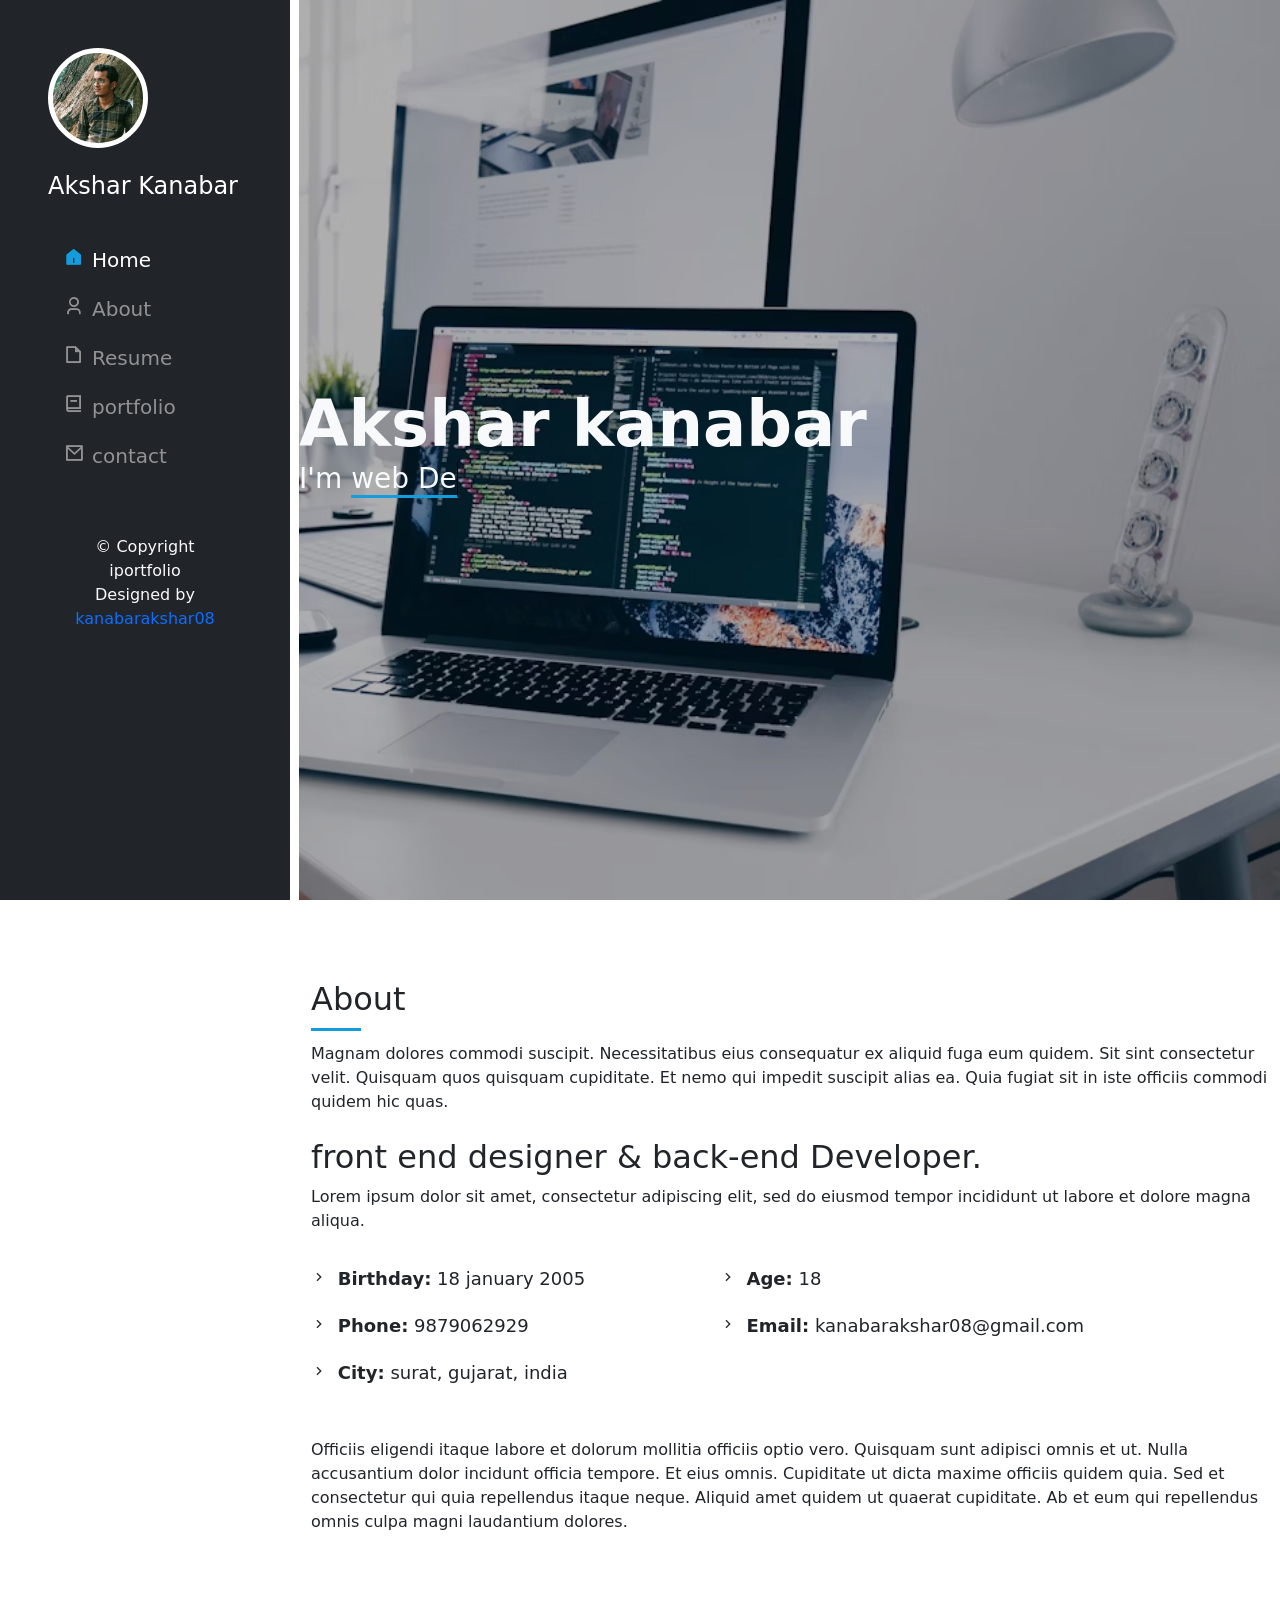
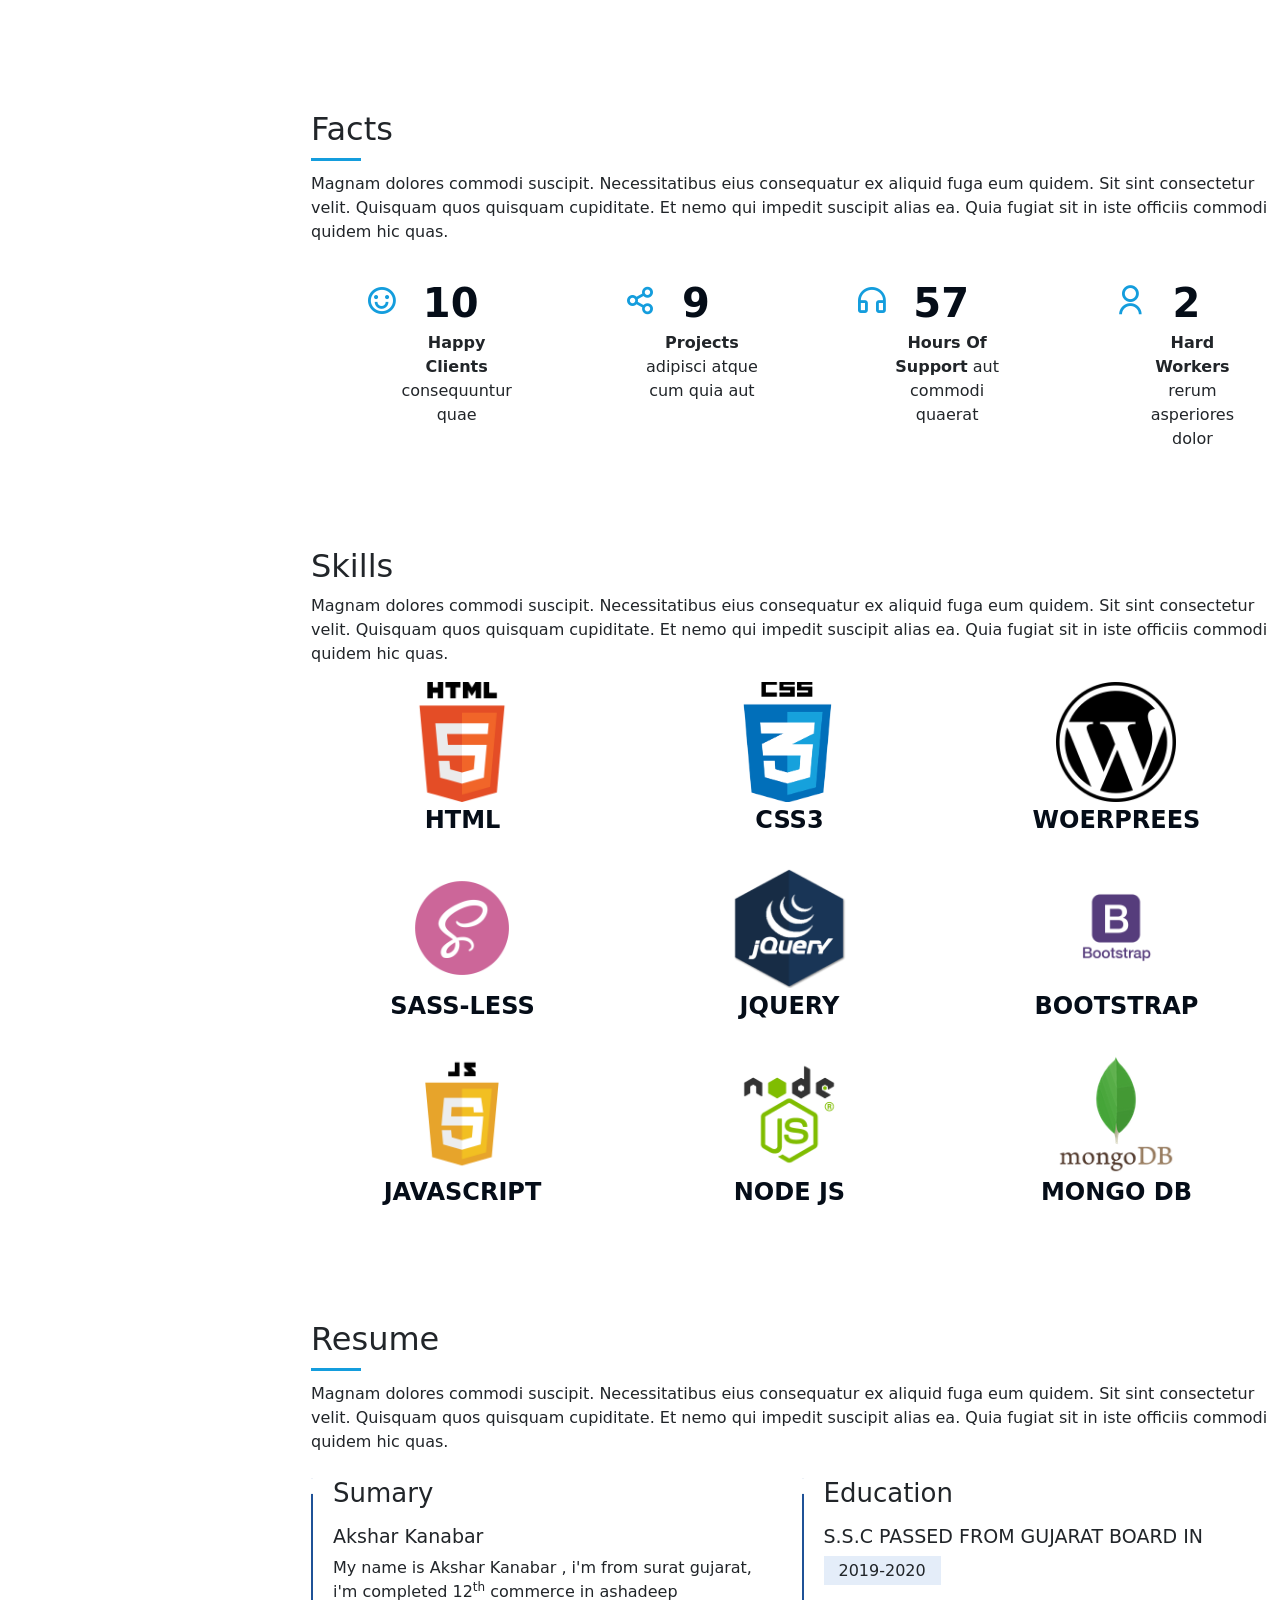
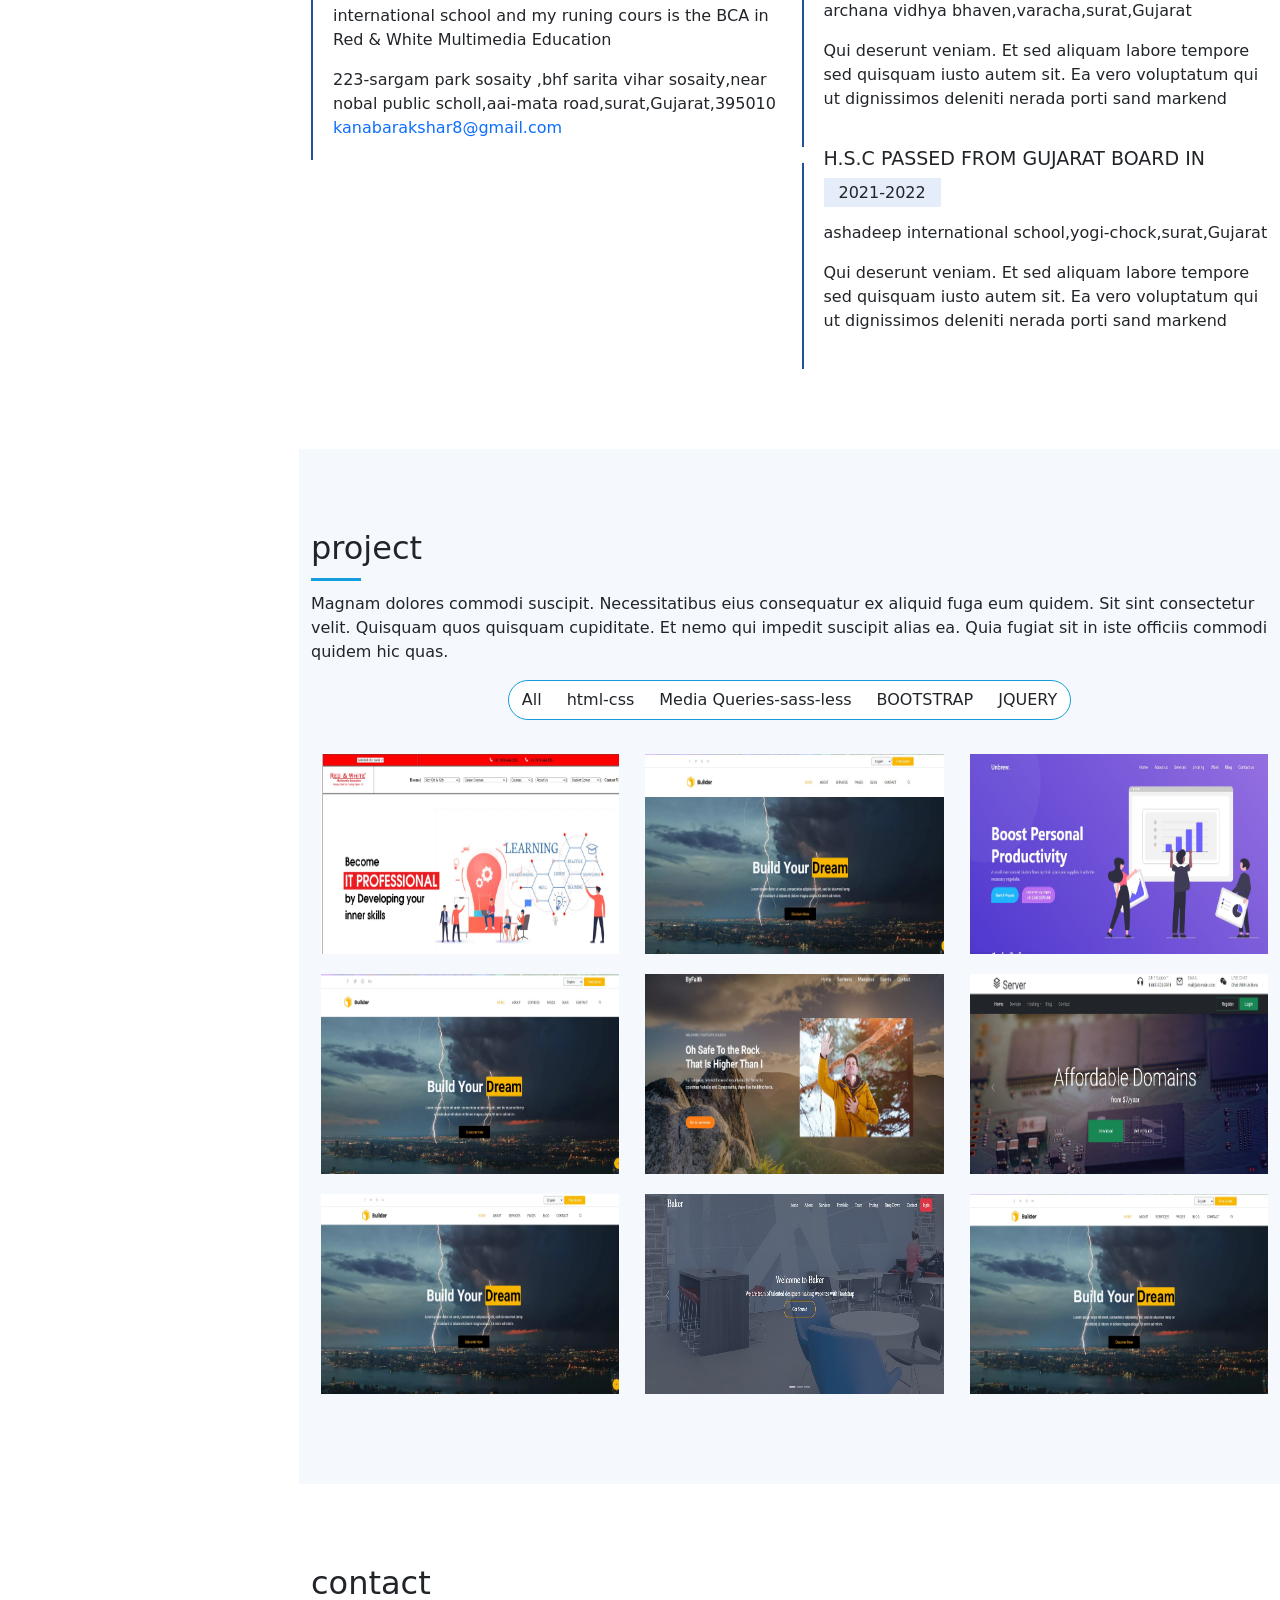
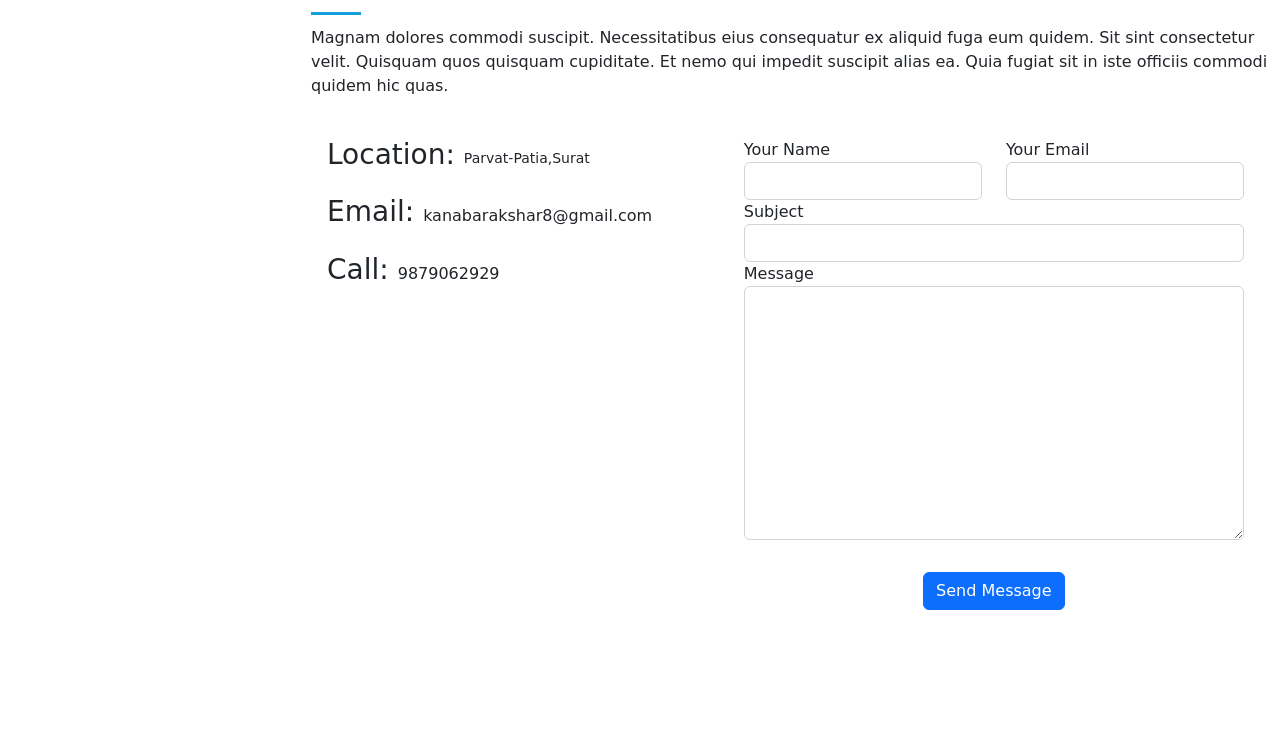
<file: index.html>
<!DOCTYPE html>
<!DOCTYPE html>
<html lang="en">
<head>
    <meta charset="UTF-8">
    <meta name="viewport" content="width=device-width, initial-scale=1.0">
    <title>portfolio</title>
    <link rel="stylesheet" href="css/jquery.fancybox.min.css">
    <link rel="stylesheet" href="css/all.min.css">
    <link rel="stylesheet" href="css/bootstrap.min.css" type="text/css"/>
    <link rel="stylesheet" href="remix/remixicon.css" type="text/css"/>
    <link rel="stylesheet" href="fontes/stylesheet.css" type="text/css"/>
    <link rel="stylesheet" href="css/style.css" type="text/css"/>
</head>
<body>
    <header class="bg-dark sidebar p-5">
        <div>
            <div class="sidebar-img">
            
            </div>
        </div>
        <div class="sidebar-title">
            <h2 class="mt-3"><a href="javascrip:void(0)" class="text-decoration-none text-white fs-4">Akshar Kanabar</a></h2>
        </div>
        <nav class="mt-4 align-items-star d-flex flex-column mb-5">
            <ul>
                <li class="mt-3"><a href="#banner" class="text-decoration-none active text-white p-3"><i class="ri-home-5-fill w3-margin-right fs-5 pe-2" style="color: #149ddd;"></i>Home</a></li>
                <li class="mt-3"><a href="#about" class="text-decoration-none text-white-50 p-3"><i class="ri-user-3-line w3-margin-right fs-5 pe-2"></i>About</a></li>
                <li class="mt-3"><a href="#resume" class="text-decoration-none text-white-50 p-3"><i class="ri-file-3-line w3-margin-right fs-5 pe-2"></i>Resume</a></li>
                <li class="mt-3"><a href="#portfolio" class="text-decoration-none text-white-50 p-3"><i class="ri-book-2-line w3-margin-right fs-5 pe-2"></i>portfolio</a></li>
                <li class="mt-3"><a href="#contact" class="text-decoration-none text-white-50 p-3"><i class="ri-mail-line w3-margin-right fs-5 pe-2"></i>contact</a></li>
            </ul>
            <p class="text-center px-4 pt-5 text-light">© Copyright iportfolio
                Designed by <a href="#" class="text-decoration-none">kanabarakshar08</a></p>
        </nav>
       
    </header>
    <main>
    <!-- banner-start -->
    <section id="banner">
        <div class="banner-img">
            <h1 class="text-light">Akshar kanabar</h1>
            <h3 class="text-light">I'm <span id="changingText"></span></h3>
        </div>
    </section>
    <!-- banner-end -->
    <!-- about -start-->
    <section id="about" class="space">
        <div class="container-fluid">
            <div class="about-title">
                <h2>About</h2>
                <p class="mt-4">Magnam dolores commodi suscipit. Necessitatibus eius consequatur ex aliquid fuga eum quidem. Sit sint consectetur velit. Quisquam quos quisquam cupiditate. Et nemo qui impedit suscipit alias ea. Quia fugiat sit in iste officiis commodi quidem hic quas.</p>
            </div>
         
             
                    <div class="about-items mt-4">
                        <h2>front end designer & back-end Developer.</h2>
                        <p>Lorem ipsum dolor sit amet, consectetur adipiscing elit, sed do eiusmod tempor incididunt
                            ut labore et dolore magna aliqua.</p>
                        <div class="row">
                            <div class="col-sm-5">
                                <div class="about-item-contain">
                                    <ul class=" py-3 list-style-none list-unstyled">
                                        <li><i class="ri-arrow-right-s-line"></i>
                                            <strong>Birthday:</strong>
                                            <span>18 january 2005</span>
                                        </li>
                                        <li><i class="ri-arrow-right-s-line"></i>
                                            <strong>Phone:</strong>
                                            <span>9879062929</span>
                                        </li>
                                        <li><i class="ri-arrow-right-s-line"></i>
                                            <strong>City:</strong>
                                            <span>surat, gujarat, india</span>
                                        </li>
                                    </ul>
                                </div>
                            </div>
                            <div class="col-sm-7">
                               <div class="about-item-contain">
                                <ul class=" py-3 list-unstyled">
                                    <li><i class="ri-arrow-right-s-line"></i>
                                        <strong>Age:</strong>
                                        <span>18</span>
                                    </li>
                                    <li><i class="ri-arrow-right-s-line"></i>
                                        <strong>Email:</strong>
                                        <span>kanabarakshar08@gmail.com</span>
                                    </li>
                                </ul>
                               </div>
                            </div>
                        </div>
                        <p>Officiis eligendi itaque labore et dolorum mollitia officiis optio vero. Quisquam sunt
                            adipisci omnis et ut. Nulla accusantium dolor incidunt officia tempore. Et eius omnis.
                            Cupiditate ut dicta maxime officiis quidem quia. Sed et consectetur qui quia repellendus
                            itaque neque. Aliquid amet quidem ut quaerat cupiditate. Ab et eum qui repellendus omnis
                            culpa magni laudantium dolores.</p>
                    </div>
             
          
        </div>
    </section>
    <!-- about-end  -->
    <!-- facts-start  -->
    <section id="banner" class="facts space">
        <div class="container">

            <div class="facts-title">
                <h2>Facts</h2>
                <p class="mt-4">Magnam dolores commodi suscipit. Necessitatibus eius consequatur ex aliquid fuga eum quidem. Sit
                    sint consectetur velit. Quisquam quos quisquam cupiditate. Et nemo qui impedit suscipit alias
                    ea. Quia fugiat sit in iste officiis commodi quidem hic quas.</p>
            </div>

            <div class="row no-gutters">

                <div class="col-lg-3 col-sm-6">
                    <div class="count-box m-3 text-center">
                        <i class="ri-emotion-happy-line"></i>
                        <h1><span class="count"> 10 </span></h1>
                        <p><strong>Happy Clients</strong> consequuntur quae</p>
                    </div>
                </div>

                <div class="col-lg-3 col-sm-6">
                    <div class="count-box m-3 text-center">
                        <i class="ri-share-line"></i>
                        <h1><span class="count"> 9 </span></h1>
                        <p><strong>Projects</strong> adipisci atque cum quia aut</p>
                    </div>
                </div>

                <div class="col-lg-3 col-sm-6">
                    <div class="count-box m-3 text-center">
                        <i class="ri-headphone-line"></i>
                        <h1><span class="count"> 900 </span></h1>
                        <p><strong>Hours Of Support</strong> aut commodi quaerat</p>
                    </div>
                </div>

                <div class="col-lg-3 col-sm-6">
                    <div class="count-box m-3 text-center">
                        <i class="ri-user-line"></i>    
                        <h1><span class="count"> 2 </span></h1>
                        <p><strong>Hard Workers</strong> rerum asperiores dolor</p>
                    </div>
                </div>

            </div>

        </div>
    </section>
    <!-- facts-end  -->
    <!-- skill-start -->
     <section id="skills" class="section-gap section-bg">
        <div class="container">

            <div class="heading">
                <h2>Skills</h2>
                <p>Magnam dolores commodi suscipit. Necessitatibus eius consequatur ex aliquid fuga eum quidem. Sit
                    sint consectetur velit. Quisquam quos quisquam cupiditate. Et nemo qui impedit suscipit alias
                    ea. Quia fugiat sit in iste officiis commodi quidem hic quas.</p>
            </div>

            <div class="row">

                <div class="col-md-4 col-sm-6">

                    <div class="skills-contain ">
                        <img src="./images/html.png" alt="">
                        <span class="skill mx-2">HTML</span>
                    </div>

                    <div class="skills-contain ">
                        <img src="./images/sass.png" alt="">
                        <span class="skill mx-2">SASS-LESS</span>
                    </div>
                    <div class="skills-contain ">
                        <img src="./images/js.png" alt="">
                        <span class="skill mx-2">JavaScript 
                        </span>
                    </div>
                </div>
                    
                   
                    
               
                
                <div class="col-md-4 col-sm-6">
                    
                    <div class="skills-contain ">
                        <img src="./images/css.png" alt="">
                        <span class="skill mx-2">css3</span>
                    </div>
                    
                    <div class="skills-contain ">
                        <img src="./images/jquery.png" alt="">
                        <span class="skill mx-2">JQUERY</span>
                    </div>
                    <div class="skills-contain ">
                        <img src="./images/node.png" alt="">
                        <span class="skill mx-2">Node JS</span>
                    </div>

                </div>

                <div class="col-md-4 col-sm-6">

                    <div class="skills-contain ">
                        <img src="./images/wordpress.png" alt="">
                        <span class="skill mx-2">WOERPrees</span>
                    </div>

                    <div class="skills-contain ">
                        <img src="./images/bootstrap.png" alt="">
                        <span class="skill mx-2">BOOTSTRAP</span>
                    </div>
                    <div class="skills-contain ">
                        <img src="./images/mongodb.png" alt="">
                        <span class="skill mx-2">Mongo DB</span>
                    </div>
                </div>

            </div>

        </div>
    </section>
    <!-- skill-end -->
    <!-- Resume-start -->
    <section class="Resume space" id="resume">
    <div class="container">
        <div class="resume-title">
            <h2>Resume</h2>
            <p class="mt-4">Magnam dolores commodi suscipit. Necessitatibus eius consequatur ex aliquid fuga eum quidem. Sit sint consectetur velit. Quisquam quos quisquam cupiditate. Et nemo qui impedit suscipit alias ea. Quia fugiat sit in iste officiis commodi quidem hic quas.</p>
        </div>
        <div class="row">
            <div class="col-lg-6">
                <div class="resume-contain">
                    <div class="resume-item-title mt-2">
                        <h3>Sumary</h3>
                    </div>
                    <div class="resume-item mt-3">
                        <h4>Akshar Kanabar</h4>
                        <p class="mt-1">My name is Akshar Kanabar , i'm from surat gujarat, i'm completed 12<sup>th</sup> commerce in ashadeep international school and my runing cours is the BCA in Red & White Multimedia Education</p>
                        <span>223-sargam park sosaity ,bhf sarita vihar sosaity,near nobal public scholl,aai-mata road,surat,Gujarat,395010</span>
                        <a href="javascript:void(0)" class="text-decoration-none">kanabarakshar8@gmail.com</a>
                    </div>
                </div>
            </div>
            <div class="col-lg-6">
                <div class="resume-contain">
                    <div class="resume-item-title mt-2">
                        <h3>Education</h3>
                    </div>
                    <div class="resume-item mt-3">
                        <h4>S.S.C PASSED FROM GUJARAT BOARD IN</h4>
                        <h5>2019-2020</h5>
                        <p class="mt-1">archana vidhya bhaven,varacha,surat,Gujarat</p>
                        <p>Qui deserunt veniam. Et sed aliquam labore tempore sed quisquam iusto autem sit. Ea vero voluptatum qui ut dignissimos deleniti nerada porti sand markend</p>
                    </div>  
                </div>
                <div class="resume-contain">
                    <div class="resume-item ">
                        <h4>H.S.C PASSED FROM GUJARAT BOARD IN</h4>
                        <h5>2021-2022</h5>
                        <p class="mt-1">ashadeep international school,yogi-chock,surat,Gujarat</p>
                        <p>Qui deserunt veniam. Et sed aliquam labore tempore sed quisquam iusto autem sit. Ea vero voluptatum qui ut dignissimos deleniti nerada porti sand markend</p>
                    </div>  
                </div>
            </div>
        </div>
    </div>
    </section>
    <!-- Resume-end -->
    <!-- portfolio-start -->
    <section class="portfolio space" id="portfolio">
        <div class="container">
            <div class="portfolio-title">
                <h2>project</h2>
                <p class="mt-4">Magnam dolores commodi suscipit. Necessitatibus eius consequatur ex aliquid fuga eum quidem. Sit sint consectetur velit. Quisquam quos quisquam cupiditate. Et nemo qui impedit suscipit alias ea. Quia fugiat sit in iste officiis commodi quidem hic quas.</p>
            </div>
            <div class="d-flex justify-content-center">
                <div class="btn-group mb-4">
                    <button class="btn list all">All</button>
                    <button class="btn list html-css">html-css</button>
                    <button class="btn list media-Queries-sass-less">Media Queries-sass-less</button>
                    <button class="btn list BOOTSTRAP">BOOTSTRAP</button>
                    <button class="btn list JQUERY">JQUERY</button>
                </div>
            </div>
         

            <div class="portfolio-container">
               
                    <div class="port position-relative overflow-hidden">
                        <div class="portfolio-item html portfolio-1">
                            <img src="images/wirfram.jpg" alt="portfolio" title="portfolio" class="img-fluid" style="height: 200px;">
                            <div class="portfolio-contain text-white">
                                <div class="portfolio-icon mt-2 d-flex">
                                    <a href="images/wirfram.jpg" data-fancybox="images" class="text-decoration-none me-3"><i class="ri-links-fill"></i></a>
                                    <a href="./portfolio/2653_akshar_html_/2653_akshar_html/website.html" class="text-decoration-none"><i class="ri-add-fill"></i></a>
                                </div>
                            </div>
                        </div>
                    </div>
                
                    <div class="port position-relative overflow-hidden">
                        <div class="portfolio-item css portfolio-2">
                            <img src="images/css.jpg" alt="p2" title="p2" class="img-fluid" style="height: 200px;">
                            <div class="portfolio-contain text-white">
                                <div class="portfolio-icon mt-2 d-flex">
                                    <a href="images/css.jpg" data-fancybox="images" class="text-decoration-none me-3"><i class="ri-links-fill"></i></a>
                                    <a href="./portfolio/2653_akshar_css/2653_akshar_project_css/index.html" class="text-decoration-none"><i class="ri-add-fill"></i></a>
                                </div>
                            </div>
                        </div>
                    </div>
             
                    <div class="port position-relative overflow-hidden">
                        <div class="portfolio-item media-Queries portfolio-3">
                            <img src="images/m-q-1.jpg" alt="p3" title="p3" class="img-fluid" style="height: 200px;">
                            <div class="portfolio-contain text-white">
                                <div class="portfolio-icon mt-2 d-flex">
                                    <a href="images/m-q-1.jpg" data-fancybox="images" class="text-decoration-none me-3"><i class="ri-links-fill"></i></a>
                                    <a href="./portfolio/2653_akshar_Media Queries/2653_akshar_max_width_css/index.html" class="text-decoration-none"><i class="ri-add-fill"></i></a>
                                </div>
                            </div>
                        </div>
                    </div>
               
                    <div class="port position-relative overflow-hidden">
                        <div class="portfolio-item media-Queries portfolio-4">
                            <img src="images/m-q-2.jpg" alt="p4" title="p4" class="img-fluid" style="height: 200px;">
                            <div class="portfolio-contain text-white">
                                <div class="portfolio-icon mt-2 d-flex">
                                    <a href="images/m-q-2.jpg" data-fancybox="images" class="text-decoration-none me-3"><i class="ri-links-fill"></i></a>
                                    <a href="./portfolio/2653_akshar_Media Queries/2653_akshar_min__width_css/index.html" class="text-decoration-none"><i class="ri-add-fill"></i></a>
                                </div>
                            </div>
                        </div>
                    </div>
            
              
                    <div class="port position-relative overflow-hidden">
                        <div class="portfolio-item sass-less portfolio-5">
                            <img src="images/sass.jpg" alt="p5" title="p5" class="img-fluid" style="height: 200px;">
                            <div class="portfolio-contain text-white">
                                <div class="portfolio-icon mt-2 d-flex">
                                    <a href="images/sass.jpg" data-fancybox="images" class="text-decoration-none me-3"><i class="ri-links-fill"></i></a>
                                    <a href="./portfolio/sass/index.html" class="text-decoration-none"><i class="ri-add-fill"></i></a>
                                </div>
                            </div>
                        </div>
                    </div>
                
                    <div class="port position-relative overflow-hidden">
                        <div class="portfolio-item BOOTSTRAP portfolio-6">
                            <img src="images/b-1.jpg" alt="p6" title="p6" class="img-fluid" style="height: 200px;">
                            <div class="portfolio-contain text-white">
                                <div class="portfolio-icon mt-2 d-flex">
                                    <a href="images/b-1.jpg" data-fancybox="images" class="text-decoration-none me-3"><i class="ri-links-fill"></i></a>
                                    <a href="./portfolio/2653_BOOTSTRAP/2653_akshar_boostrep_pr_2/index.html" class="text-decoration-none"><i class="ri-add-fill"></i></a>
                                </div>
                            </div>
                        </div>
                    </div>
               
                
        
                    <div class="port position-relative overflow-hidden">
                        <div class="portfolio-item BOOTSTRAP portfolio-6">
                            <img src="images/b-2.jpg" alt="p7" title="p7" class="img-fluid" style="height: 200px;">
                            <div class="portfolio-contain text-white">
                                <div class="portfolio-icon mt-2 d-flex">
                                    <a href="images/b-2.jpg" data-fancybox="images" class="text-decoration-none me-3"><i class="ri-links-fill"></i></a>
                                    <a href="./portfolio/2653_BOOTSTRAP/2653_akshar_boostrep_pr_3/index.html" class="text-decoration-none"><i class="ri-add-fill"></i></a>
                                </div>
                            </div>
                        </div>
                    </div>
                
                    <div class="port position-relative overflow-hidden">
                        <div class="portfolio-item BOOTSTRAP portfolio-6">
                            <img src="images/b-3.jpg" alt="p8" title="p8" class="img-fluid" style="height: 200px;">
                            <div class="portfolio-contain text-white">
                                <div class="portfolio-icon mt-2 d-flex">
                                    <a href="images/b-3.jpg" data-fancybox="images" class="text-decoration-none me-3"><i class="ri-links-fill"></i></a>
                                    <a href="./portfolio/2653_BOOTSTRAP/2653_akshar_boostrep_pr_1/index.html" class="text-decoration-none"><i class="ri-add-fill"></i></a>
                                </div>
                            </div>
                        </div>
                    </div>
            
                    <div class="port position-relative overflow-hidden">
                        <div class="portfolio-item JQUERY portfolio-7">
                            <img src="images/jq-1.jpg" alt="p9" title="p9" class="img-fluid" style="height: 200px;">
                            <div class="portfolio-contain text-white">
                                <div class="portfolio-icon mt-2 d-flex">
                                    <a href="images/jq-1.jpg" data-fancybox="images" class="text-decoration-none me-3"><i class="ri-links-fill"></i></a>
                                    <a href="./portfolio/2653_akshar_JQUERY/2653_akshar_jq_pro/index.html" class="text-decoration-none"><i class="ri-add-fill"></i></a>
                                </div>
                            </div>
                        </div>
                    </div>
            
            </div>
        </div>
    </section>
    <!-- portfolio-end -->
    <!-- contect-start -->
    <section class="space contact" id="contact">
        <div class="container">
            <div class="contact-title">
                <h2>contact</h2>
                <p class="mt-4">Magnam dolores commodi suscipit. Necessitatibus eius consequatur ex aliquid fuga eum quidem. Sit sint consectetur velit. Quisquam quos quisquam cupiditate. Et nemo qui impedit suscipit alias ea. Quia fugiat sit in iste officiis commodi quidem hic quas.</p>
            </div>
            <div class="row">
                <div class="col-lg-5">
                    <div class="info p-3">

                        <div class="d-flex align-items-center">
                       
                            <div class="form-items-contain">
                                <h3>Location:</h3>
                                <p style="font-size: 14px;">Parvat-Patia,Surat</p>
                            </div>
                        </div>

                        <div class="d-flex align-items-center">
                      
                            <div class="form-items-contain">
                                <h3>Email:</h3>
                                <p class="text-break">kanabarakshar8@gmail.com</p>
                            </div>
                        </div>

                        <div class="d-flex align-items-center">
                           
                            <div class="form-items-contain">
                                <h3>Call:</h3>
                                <p>9879062929</p>
                            </div>
                        </div>

                        <iframe
                            src="https://www.google.com/maps/embed?pb=!1m14!1m12!1m3!1d59512.38448782025!2d72.8523441!3d21.21105885!2m3!1f0!2f0!3f0!3m2!1i1024!2i768!4f13.1!5e0!3m2!1sen!2sin!4v1680609552184!5m2!1sen!2sin"
                            width="100%" height="300" style="border:0;" allowfullscreen="" loading="lazy"
                            referrerpolicy="no-referrer-when-downgrade"></iframe>

                    </div>
                </div>
                <div class="col-lg-7">
                    <form class="p-4">
                        <div class="row">
                            <div class="col-md-6">
                                <label>Your Name</label>
                                <input type="text" class="form-control">
                            </div>
                            <div class="col-md-6">
                                <label>Your Email</label>
                                <input type="email" class="form-control">
                            </div>
                            <div class="clo-md-12">
                                <label for="">Subject</label>
                                <input type="text" class="form-control">
                            </div>
                            <div class="clo-md-12">
                                <label for="">Message</label>
                                <textarea class="form-control" name="" id="" cols="30" rows="10"></textarea>
                            </div>
                            <div class="clo-md-12 text-center">
                                <button class="btn btn-primary my-3" style="margin-top: 2rem !important;">Send Message</button>
                            </div>
                        </div>
                    </form>
                </div>
            </div>
        </div>
    </section>
    <!-- contect-end -->
</main>
   <script src="js/bootstrap.bundle.min.js" type="text/javascript"></script>
   <script src="js/jquery.min.js" type="text/javascript"></script>
   <script src="js/jquery.fancybox.min.js"></script>
   <script src="js/bootstrap.bundle.min.js"></script>
   <script>
    alert("don't copy this portfolio");
    // banner
    let yourtext = [["web Designer"], ["back-end Developer"]];

        let x = 0;
        let y = 0;
        //how fast typing is
        let wait = 300;
        //how long you want to text stay before overwriting
        let additionalwait = 5;
        let txt = yourtext[0][0].split("");
        let out = "";
        let retyping = setInterval(function () {
        document.getElementById("changingText").innerHTML = out;
        if (x > txt.length - 1) {
        } else {
            out += txt[x];
        }
        x++;
        if (x == txt.length + 2 + additionalwait) {
            if (y == yourtext.length - 1) {
            y = 0;
            txt = yourtext[y][0].split("");
            out = "";
            document.getElementById("changingText").innerHTML = out;
            document.getElementById("changingText").style.color = yourtext[y][1];
            x = 0;
            } else {
            y += 1;
            txt = yourtext[y][0].split("");
            out = "";
            document.getElementById("changingText").innerHTML = out;
            document.getElementById("changingText").style.color = yourtext[y][1];
            x = 0;
            }
        }
        }, wait);
        //   counter
                $(document).ready(function () {
                var counters = $(".count");
                var countersQuantity = counters.length;
                var counter = [];

                for (i = 0; i < countersQuantity; i++) {
                    counter[i] = parseInt(counters[i].innerHTML);
                }

                var count = function (start, value, id) {
                    var localStart = start;
                    setInterval(function () {
                    if (localStart < value) {
                        localStart++;
                        counters[id].innerHTML = localStart;
                    }
                    }, 40);
                };

                for (j = 0; j < countersQuantity; j++) {
                    count(0, counter[j], j);
                }
        });

    // portfolio
    $(document).ready(function () {
        $(".all").click(function () {
            $(".portfolio-item").removeClass("activeble");
        });

        $(".html-css").click(function () {
            $(".portfolio-item").addClass("activeble");
            $(".portfolio-1, .portfolio-2").removeClass("activeble");
        });

        $(".media-Queries-sass-less").click(function () {
            $(".portfolio-item").addClass("activeble");
            $(".portfolio-3, .portfolio-4, .portfolio-5").removeClass("activeble");
        });

        $(".BOOTSTRAP").click(function () {
            $(".portfolio-item").addClass("activeble");
            $(" .portfolio-6").removeClass("activeble");
        });

        $(".JQUERY").click(function () {
            $(".portfolio-item").addClass("activeble");
            $(".portfolio-7").removeClass("activeble");
        });
    });
   </script>
</body>

</html>
</file>
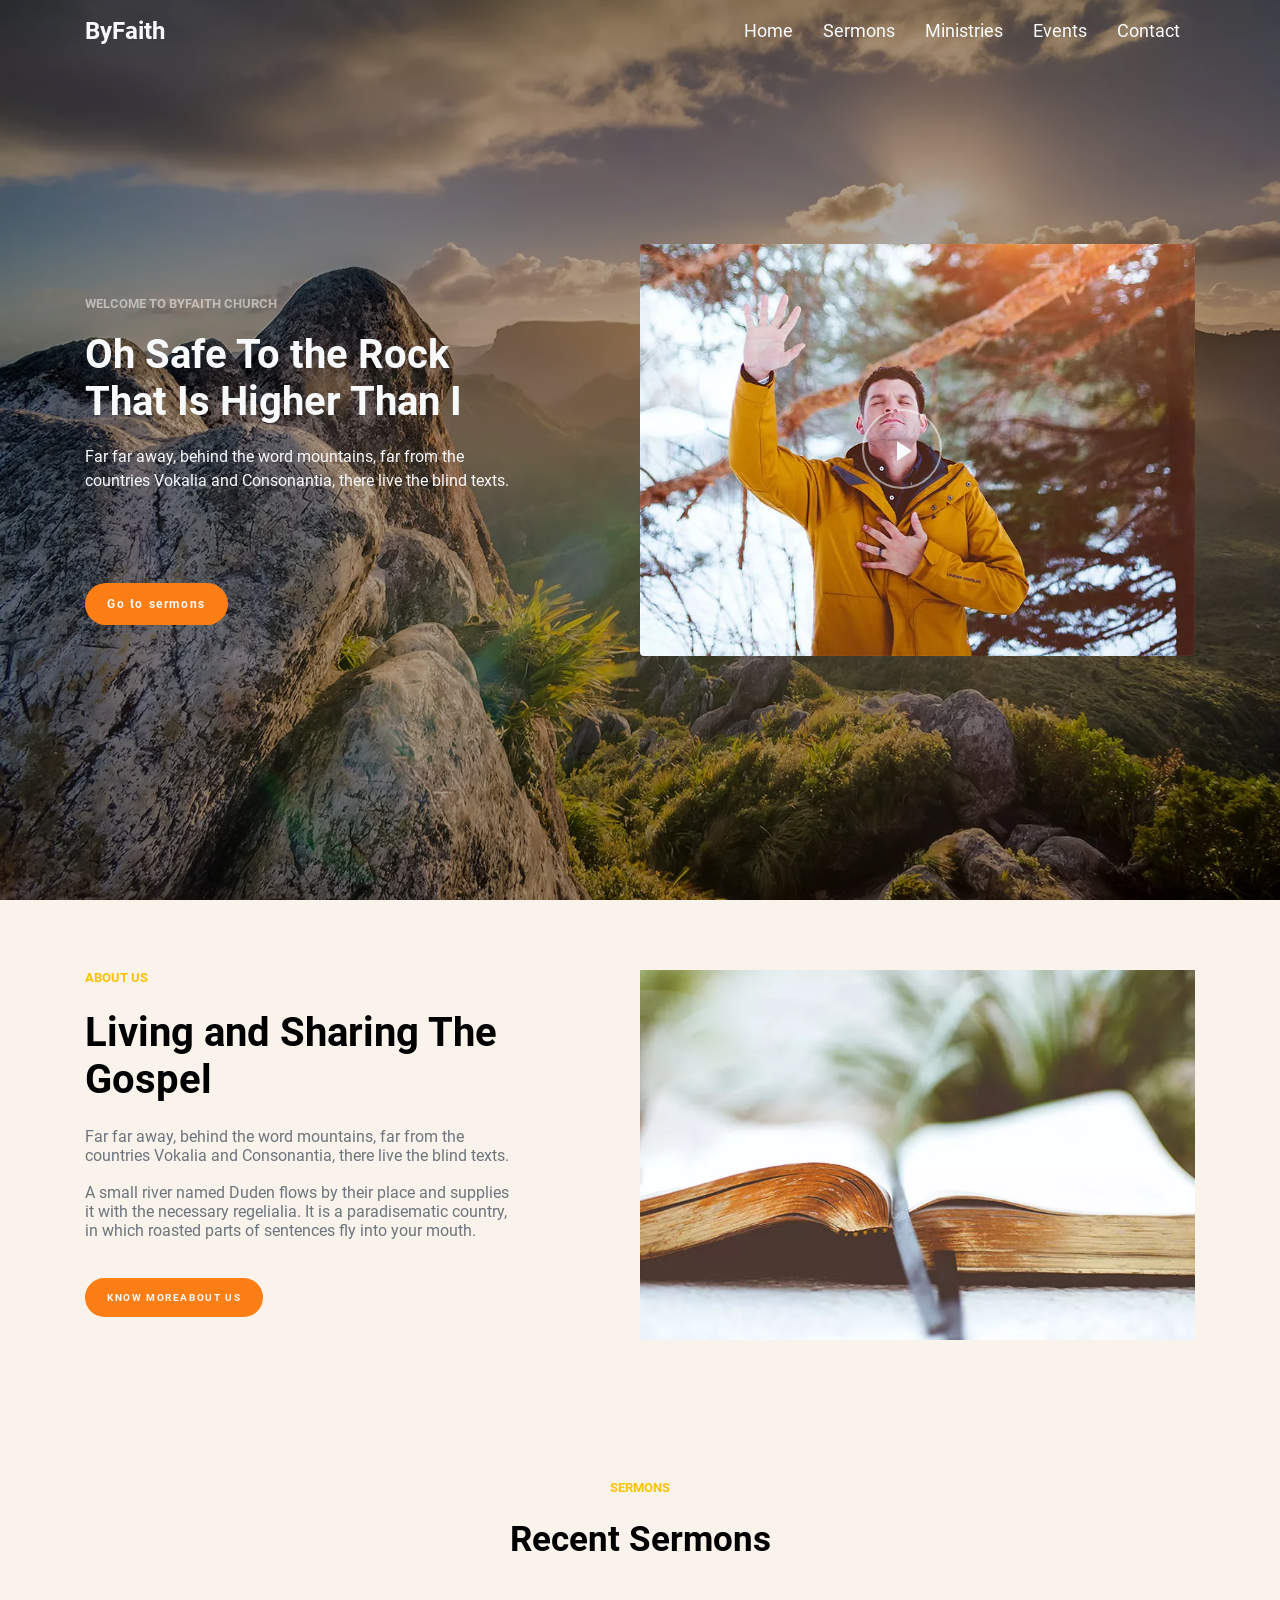
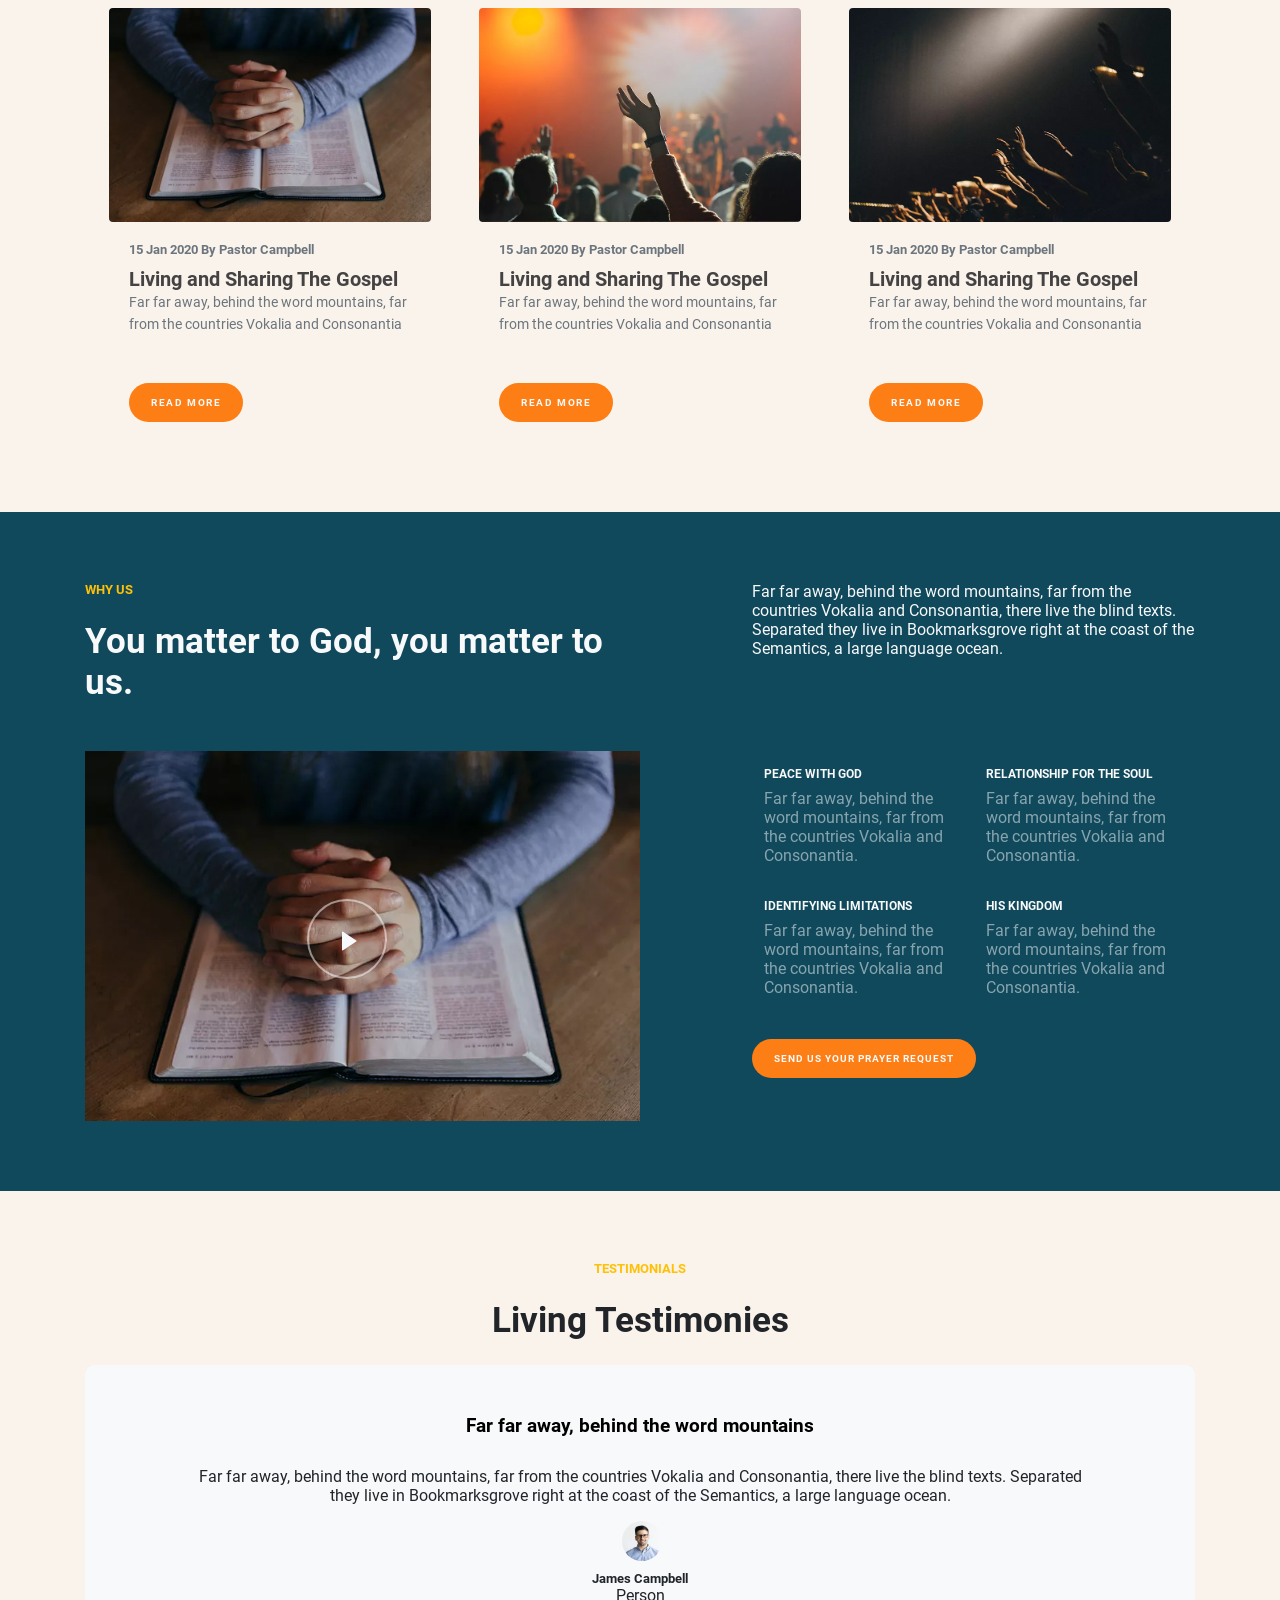
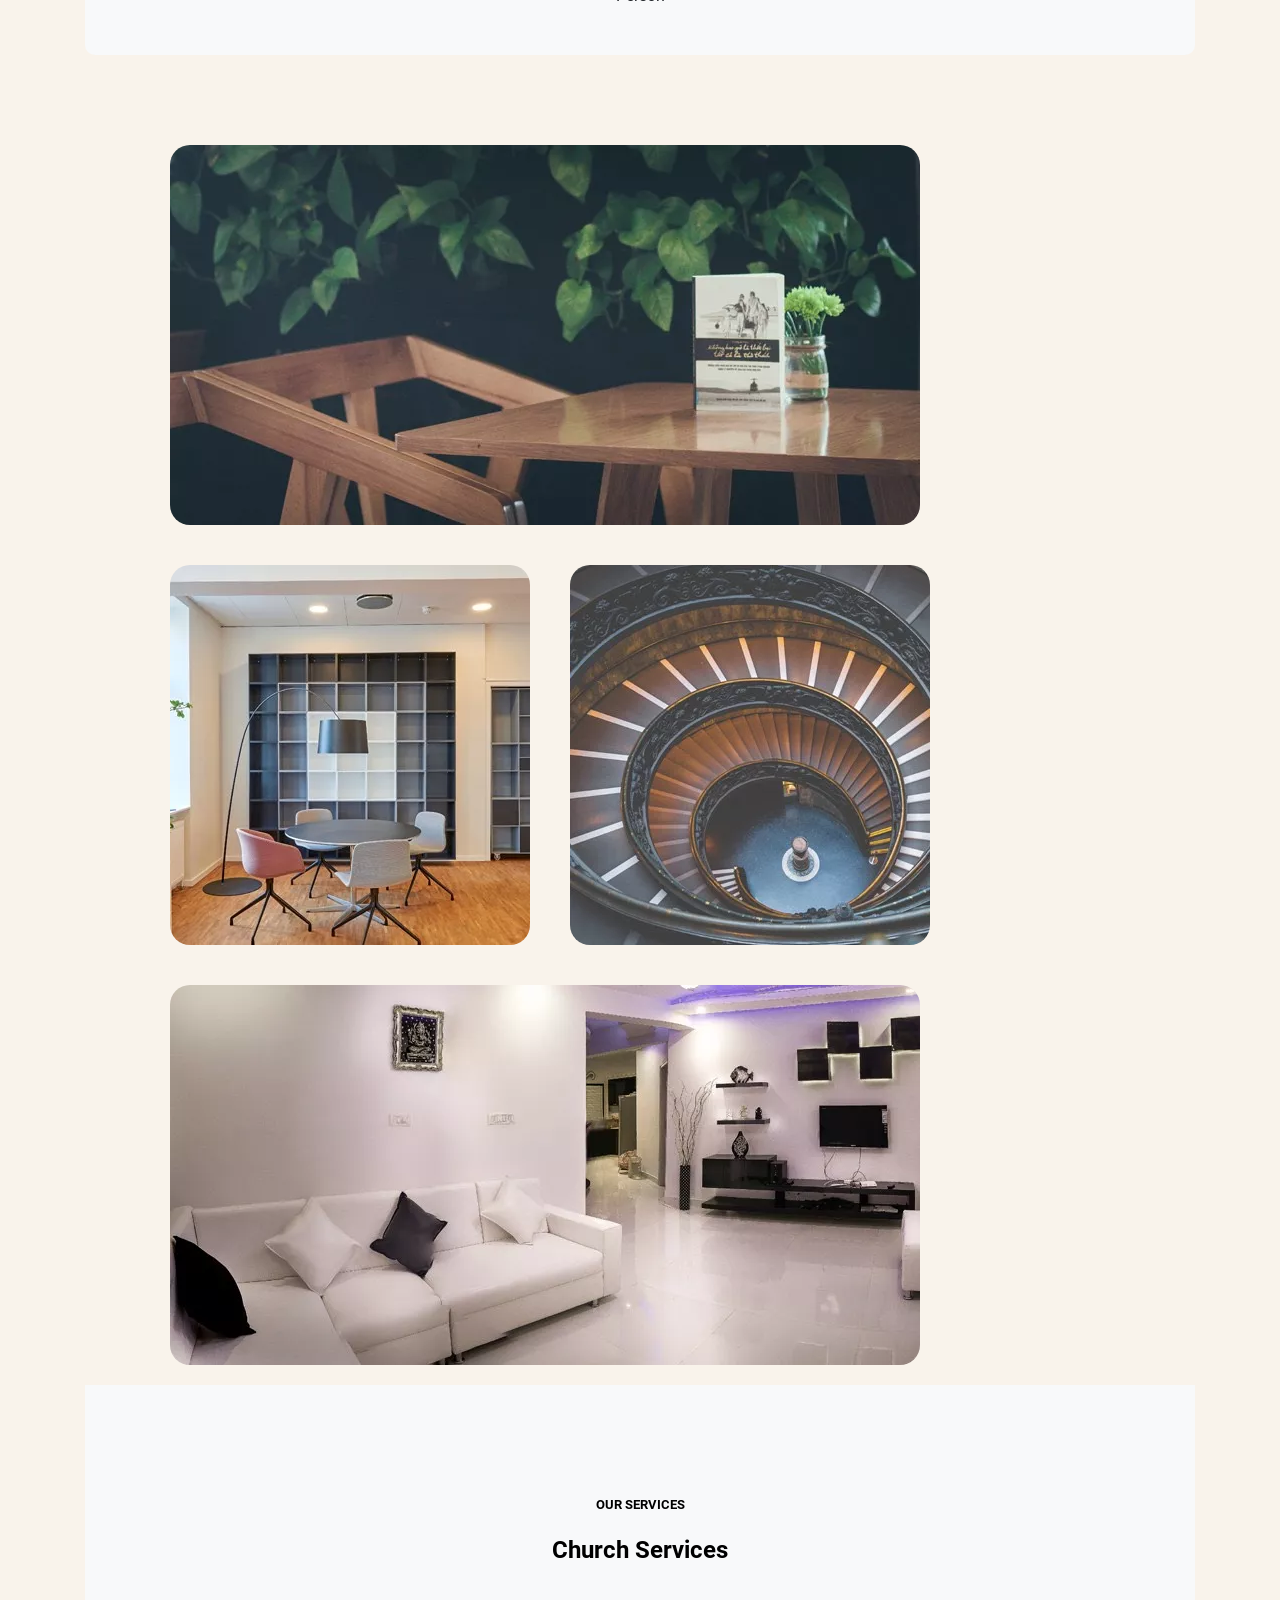
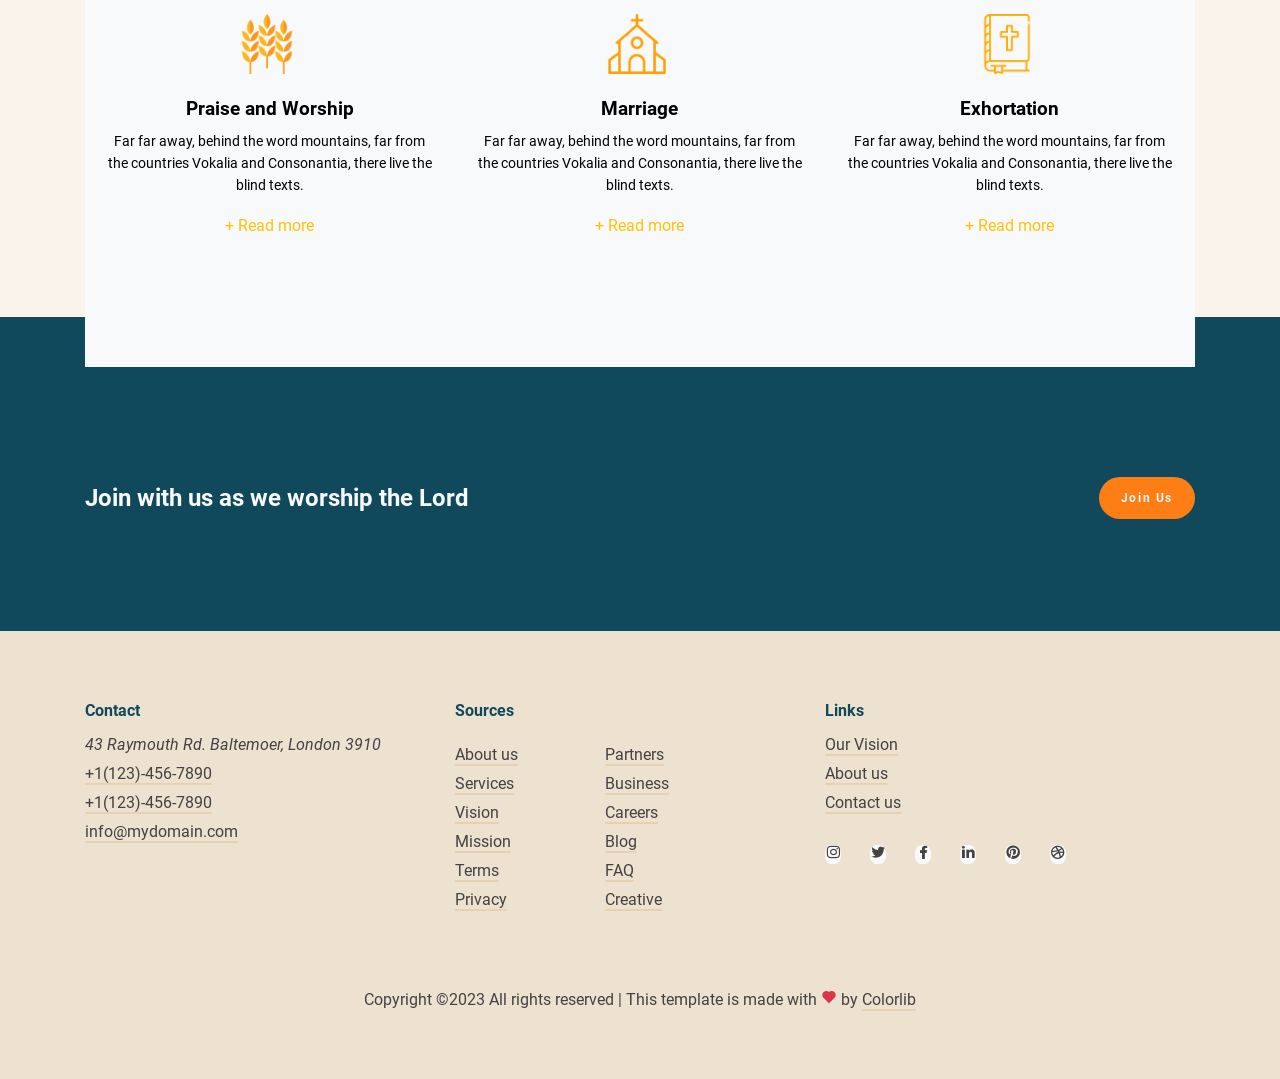
<file: portfolio/sass/index.html>
<!DOCTYPE html>
<html>

<head>
    <meta charset="UTF-8">
    <meta name="viewport" content="width=device-width, initial-scale=1.0">
    <title>Sass</title>
    <link rel="stylesheet" href="fonts/stylesheet.css" type="text/css">
    <link rel="stylesheet" href="remix/remixicon.css" type="text/css"/>
    <link rel="stylesheet" href="css/style.css" type="text/css">
</head>

<body>
    <!-- Header Start -->
    <header>
        <div class="container">
            <div class="d-flex justify-between align-center">
                <div class="logo">
                    <h2>ByFaith</h2>
                </div>
                <nav>
                    <ul class="d-flex ">
                        <li><a href="javascript:void(0)">Home</a></li>
                        <li class="dropdown"><a href="javascript:void(0)">Sermons</a>
                            <div class="dropdown-menu">
                                <ul>
                                    <li><a href="javascript:void(0)">Sermons</a></li>
                                    <li><a href="javascript:void(0)">Sermons Single</a></li>
                                    <li class="sub"><a href="javascript:void(0)">DropDown</a>
                                        <div class="sub-menu">
                                            <ul>
                                                <li><a href="javascript:void(0)">Sub Menu One</a></li>
                                                <li><a href="javascript:void(0)">Sub Menu Two</a></li>
                                                <li><a href="javascript:void(0)">Sub Menu Three</a></li>
                                            </ul>
                                        </div>
                                    </li>
                                </ul>
                            </div>
                        </li>
                        <li><a href="javascript:void(0)">Ministries</a></li>
                        <li><a href="javascript:void(0)">Events</a></li>
                        <li><a href="javascript:void(0)">Contact</a></li>
                    </ul>
                </nav>
            </div>
        </div>
    </header>
    <!-- Header end -->
    <menu>
        <!-- Banner Start -->
        <section>
            <div class="benner align-center d-flex">
                <div class="container">
                    <div class="row">
                        <div class="banner-contantin d-flex align-center">
                            <div class="w-2">
                                <div class="banner-items">
                                    <h5>WELCOME TO BYFAITH CHURCH</h5>
                                    <h2>Oh Safe To the Rock That Is Higher Than I</h2>
                                    <p> Far far away, behind the word mountains, far from the countries Vokalia and
                                        Consonantia, there live the blind texts.</p>
                                    <a href="javascript:void(0)" class="banner-btn">Go to sermons</a>
                                </div>
                            </div>
                            <div class="w-2">
                                <div class="banner-btn">
                                    <a href="javascript:void(0)">
                                        <i class="ri-play-fill"></i>
                                        <img src="images/baner1.webp" alt="banner1" title="banner1"/>
                                    </a>
                                </div>
                            </div>
                        </div>
                    </div>
                </div>
            </div>
        </section>
        <!-- Banner end -->
        <!-- About-us-Start -->
        <section class="py">
            <div class="container">
                <div class="row">
                    <div class="w-2">
                       <div class="about-us-contain">
                        <div class="about-us-items">
                            <h5>ABOUT US</h5>
                            <h2>Living and Sharing The Gospel</h2>
                            <p>Far far away, behind the word mountains, far from the countries Vokalia and
                                Consonantia, there live the blind texts.</p>
                            <p>A small river named Duden flows by their place and supplies it with the necessary
                                regelialia. It is a paradisematic country, in which roasted parts of sentences
                                fly into your mouth.</p>
                            <a href="javascript:void(0)" class="about-us-btn">KNOW MOREABOUT US</a>
                        </div>
                       </div>
                    </div>
                    <div class="w-2">
                        <div class="about-us-img">
                            <img src="images/about1.webp" alt="about1" title="about1" width="100%" height="100%" />
                        </div>
                    </div>
                </div>
            </div>
        </section>
        <!-- About-us-end -->
        <!-- Recent Start -->
        <section class="py">
            <div class="container">
                <div class="recent-title text-center">
                    <h5>SERMONS</h5>
                    <h2>Recent Sermons</h2>
                </div>
                <div class="row">
                    <div class="w-3">
                        <div class="recent-contain">
                            <div class="recent-img">
                                <a href="javascript:void(0)">
                                <img src="images/r1.webp" alt="r1" title="r1"  width="100%" height="100%" />
                            </a>
                            </div>
                        <div class="recent-items">
                            <h5>15 Jan 2020 By Pastor Campbell</h6>
                            <h3><a href="javascript:void(0)">Living and Sharing The Gospel</a></h5>
                            <p>Far far away, behind the word mountains, far from the countries Vokalia and Consonantia</p>
                            <div class="recent-btn">
                                <a href="javascript:void(0)">READ MORE</a>
                            </div>
                        </div>
                        </div>
                    </div>
                    <div class="w-3">
                        <div class="recent-contain">
                            <div class="recent-img">
                                <a href="javascript:void(0)">
                                <img src="images/r2.webp" alt="r2" title="r2"  width="100%" height="100%" />
                            </a>
                            </div>
                        <div class="recent-items">
                            <h5>15 Jan 2020 By Pastor Campbell</h5>
                            <h3><a href="javascript:void(0)">Living and Sharing The Gospel</a></h3>
                            <p>Far far away, behind the word mountains, far from the countries Vokalia and Consonantia</p>
                            <div class="recent-btn">
                                <a href="javascript:void(0)">READ MORE</a>
                            </div>
                        </div>
                        </div>
                    </div>
                    <div class="w-3">
                       <div class="recent-contain">
                        <div class="recent-img">
                            <a href="javascript:void(0)">
                            <img src="images/r3.webp" alt="r3" title="r3"  width="100%" height="100%" />
                        </a>
                        </div>
                        <div class="recent-items">
                            <h5>15 Jan 2020 By Pastor Campbell</h5>
                            <h3><a href="javascript:void(0)">Living and Sharing The Gospel</a></h3>
                            <p>Far far away, behind the word mountains, far from the countries Vokalia and Consonantia</p>
                            <div class="recent-btn">
                                <a href="javascript:void(0)">READ MORE</a>
                            </div>
                        </div>
                       </div>
                    </div>
                </div>
            </div>
        </section>
        <!-- Recent end -->
        <!-- why us Start-->
        <section class="why py">
            <div class="container">
                <div class="row">
                    <div class="w-2">
                        <div class="why-title">
                            <h5>WHY US</h5>
                            <h2>You matter to God, you matter to us.</h2>
                        </div>
                    </div>
                    <div class="w-2">
                        <div class="why-p">
                            <p>Far far away, behind the word mountains, far from the countries Vokalia and Consonantia, there live the blind texts. Separated they live in Bookmarksgrove right at the coast of the Semantics, a large language ocean.</p>
                        </div>
                    </div>
                    <div class="w-2">
                        <div class="why-img">
                            <a href="javascript:void(0)">
                                <span class="why-play"><i class="ri-play-fill"></i></span>
                            <img src="images/about2.webp" alt="about2" title="about2" width="100%" height="100%" />  
                            </a>
                        </div>
                    </div>
                    <div class="w-2">
                        <div class="why-2">
                            <div class="row">
                                <div class="w-2">
                                    <div class="why-contant">
                                        <h5>PEACE WITH GOD</h5>
                                        <p>Far far away, behind the word mountains, far from the countries Vokalia and Consonantia.</p>
                                    </div>
                                </div>
                                <div class="w-2">
                                    <div class="why-contant">
                                        <h5>RELATIONSHIP FOR THE SOUL</h5>
                                        <p>Far far away, behind the word mountains, far from the countries Vokalia and Consonantia.</p>
                                    </div>
                                </div>
                                <div class="w-2">
                                    <div class="why-contant">
                                        <h5>IDENTIFYING LIMITATIONS</h5>
                                        <p>Far far away, behind the word mountains, far from the countries Vokalia and Consonantia.</p>
                                    </div>
                                </div>
                                <div class="w-2">
                                    <div class="why-contant">
                                        <h5>HIS KINGDOM</h5>
                                        <p>Far far away, behind the word mountains, far from the countries Vokalia and Consonantia.</p>
                                    </div>
                                </div>
                                <div class="why-btn">
                                    <a href="javascript:void(0)">SEND US YOUR PRAYER REQUEST</a>
                                </div>
                            </div>
                        </div>
                    </div>
                </div>
            </div>
        </section>
        <!-- why us end -->
                <!-- Review Start -->
                <section class="py review text-center">
                    <div class="container">
                        <div class="review-title">
                            <h5>TESTIMONIALS</h5>
                            <h2>Living Testimonies</h2>
                        </div>
                        <div class="review-item">
                            <h3>Far far away, behind the word mountains</h3>
                            <p>Far far away, behind the word mountains, far from the countries Vokalia and Consonantia, there
                                live the blind texts. Separated they live in Bookmarksgrove right at the coast of the Semantics,
                                a large language ocean.</p>
                            <div class="review-person">
                                <img src="images/review.webp" alt="review" title="review" />
                                <h5>James Campbell</h5>
                                <p>Person</p>
                            </div>
                        </div>
                    </div>
                    
                    </div>
                </section>
                <!-- Review end -->
      <!-- work Start -->
      <section class="work py2">
        <div class="work-item">
            <div class="row">
                <div class="w-70">
                    <div class="work-img">
                        <img src="images/img1.webp" title="img1" alt="img1" width="100%" height="100%">
                        <div class="overly d-flex justify-center align-center">
                            <div class="work-contant">
                                <h2>Lavendar ambient</h2>
                                <a href="javascript:void(0)">MORE DETAILS</a>
                            </div>
                        </div>
                    </div>
                </div>
                <div class="w-30">
                    <div class="work-img">
                        <img src="images/img2.webp" title="img2" alt="img2" width="100%" height="100%">
                        <div class="overly d-flex justify-center align-center">
                            <div class="work-contant">
                                <h2>Lavenda</h2>
                                <a href="javascript:void(0)">MORE DETAILS</a>
                            </div>
                        </div>
                    </div>
                </div>
                <div class="w-30">
                    <div class="work-img">
                        <img src="images/img3.webp" title="img3" alt="img3" width="100%" height="100%">
                        <div class="overly d-flex justify-center align-center">
                            <div class="work-contant">
                                <h2>Lavendar</h2>
                                <a href="javascript:void(0)">MORE DETAILS</a>
                            </div>
                        </div>
                    </div>
                </div>
                <div class="w-70">
                    <div class="work-img">
                        <img src="images/img4.webp" title="img4" alt="img4" width="100%" height="100%">
                        <div class="overly d-flex justify-center align-center">
                            <div class="work-contant">
                                <h2>Lavendar ambient</h2>
                                <a href="javascript:void(0)">MORE DETAILS</a>
                            </div>
                        </div>
                    </div>
                </div>
            </div>
        </div>
    </section>
    <!-- work end -->
    <!-- Services Start -->
    <section>
        <div class="container">
            <div class="service">
                <div class="service-title text-center">
                    <h5>OUR SERVICES</h5>
                    <h2>Church Services</h2>
                </div>
                <div class="row">
                    <div class="w-3">
                        <div class="service-item text-center">
                            <img src="images/icon1.png" alt="icon" title="icon">
                            <h3>Praise and Worship</h3>
                            <p>Far far away, behind the word mountains, far from the countries Vokalia and
                                Consonantia, there live the blind texts.</p>
                            <a href="javascript:void(0)">+ Read more</a>
                        </div>
                    </div>
                    <div class="w-3">
                        <div class="service-item text-center">
                            <img src="images/icon2.png" alt="icon" title="icon">
                            <h3>Marriage</h3>
                            <p>Far far away, behind the word mountains, far from the countries Vokalia and
                                Consonantia, there live the blind texts.</p>
                            <a href="javascript:void(0)">+ Read more</a>
                        </div>
                    </div>
                    <div class="w-3">
                        <div class="service-item text-center">
                            <img src="images/icon3.png" alt="icon" title="icon">
                            <h3>Exhortation</h3>
                            <p>Far far away, behind the word mountains, far from the countries Vokalia and
                                Consonantia, there live the blind texts.</p>
                            <a href="javascript:void(0)">+ Read more</a>
                        </div>
                    </div>
                </div>
            </div>
        </div>
        </div>
    </section>
    <!-- Services end -->
    <!-- join Start -->
    <section class="join">
            <div class="container">
                <div class="join-item d-flex align-center justify-between">
                    <h2>Join with us as we worship the Lord</h2>
                    <a href="javascript:void(0)" class="join-btn">Join Us</a>
                </div>
            </div>
    </section>
    <!-- join end -->

    </main>
        <!-- footer stat -->
        <footer>
            <div class="container">
                <div class="row">
                    <div class="w-3">
                        <div class="footer-item">
                            <h4>Contact</h4>
                            <address>43 Raymouth Rd. Baltemoer, London 3910</address>
                            <ul>
                                <li><a href="tel:+1(123)-456-7890">+1(123)-456-7890</a></li>
                                <li><a href="tel:+1(123)-456-7890">+1(123)-456-7890</a></li>
                                <li><a href="mailto:info@mydomain.com">info@mydomain.com</a></li>
                            </ul>
                        </div>
                    </div>
                    <div class="w-3">
                        <div class="footer-item">
                            <h4>Sources</h4>
                            <div class="d-flex">
                                <ul>
                                    <li><a href="javascript:void(0)">About us</a></li>
                                    <li><a href="javascript:void(0)">Services</a></li>
                                    <li><a href="javascript:void(0)">Vision</a></li>
                                    <li><a href="javascript:void(0)">Mission</a></li>
                                    <li><a href="javascript:void(0)">Terms</a></li>
                                    <li><a href="javascript:void(0)">Privacy</a></li>
                                </ul>
                                <ul>
                                    <li><a href="javascript:void(0)">Partners</a></li>
                                    <li><a href="javascript:void(0)">Business</a></li>
                                    <li><a href="javascript:void(0)">Careers</a></li>
                                    <li><a href="javascript:void(0)">Blog</a></li>
                                    <li><a href="javascript:void(0)">FAQ</a></li>
                                    <li><a href="javascript:void(0)">Creative</a></li>
                                </ul>
                            </div>
                        </div>
                    </div>
                    <div class="w-3">
                        <div class="footer-item">
                            <h4>Links</h4>
                            <ul>
                                <li><a href="javascript:void(0)">Our Vision</a></li>
                                <li><a href="javascript:void(0)">About us</a></li>
                                <li><a href="javascript:void(0)">Contact us</a></li>
                            </ul>
                            <ul class="footer-icon d-flex">
                                <li><a href="javascript:void(0)"><i class="ri-instagram-line"></i></a></li>
                                <li><a href="javascript:void(0)"><i class="ri-twitter-fill"></i></a></li>
                                <li><a href="javascript:void(0)"><i class="ri-facebook-fill"></i></a></li>
                                <li><a href="javascript:void(0)"><i class="ri-linkedin-fill"></i></a></li>
                                <li><a href="javascript:void(0)"><i class="ri-pinterest-fill"></i></a></li>
                                <li><a href="javascript:void(0)"><i class="ri-dribbble-line"></i></a></li>
                            </ul>
                        </div>
                    </div>
                </div>
                <div class="copy text-center">
                    <p>Copyright &#169;2023 All rights reserved | This template is made with <i class="ri-heart-fill"></i>
                        by <a href="javascript:void(0)">Colorlib</a></p>
                </div>
            </div>
        </footer>
        <!-- footer end -->
</body>

</html>
</file>
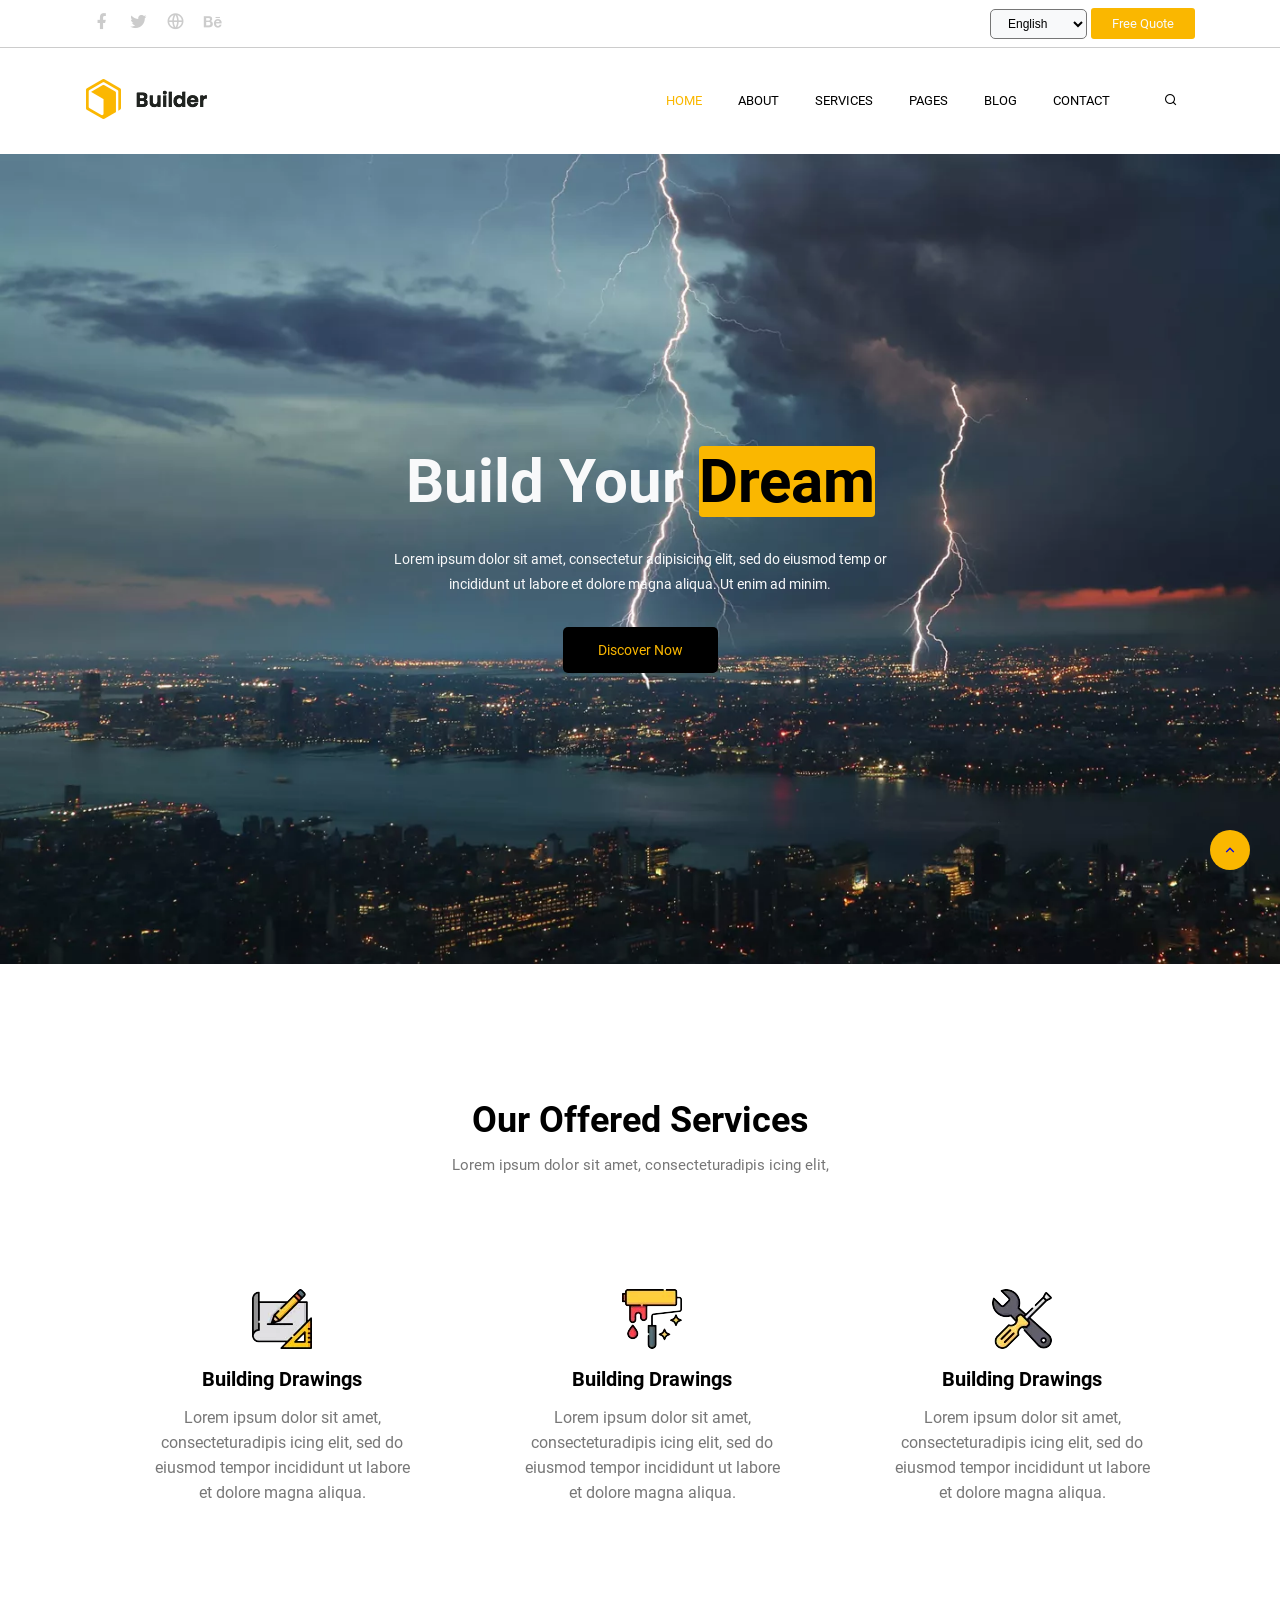
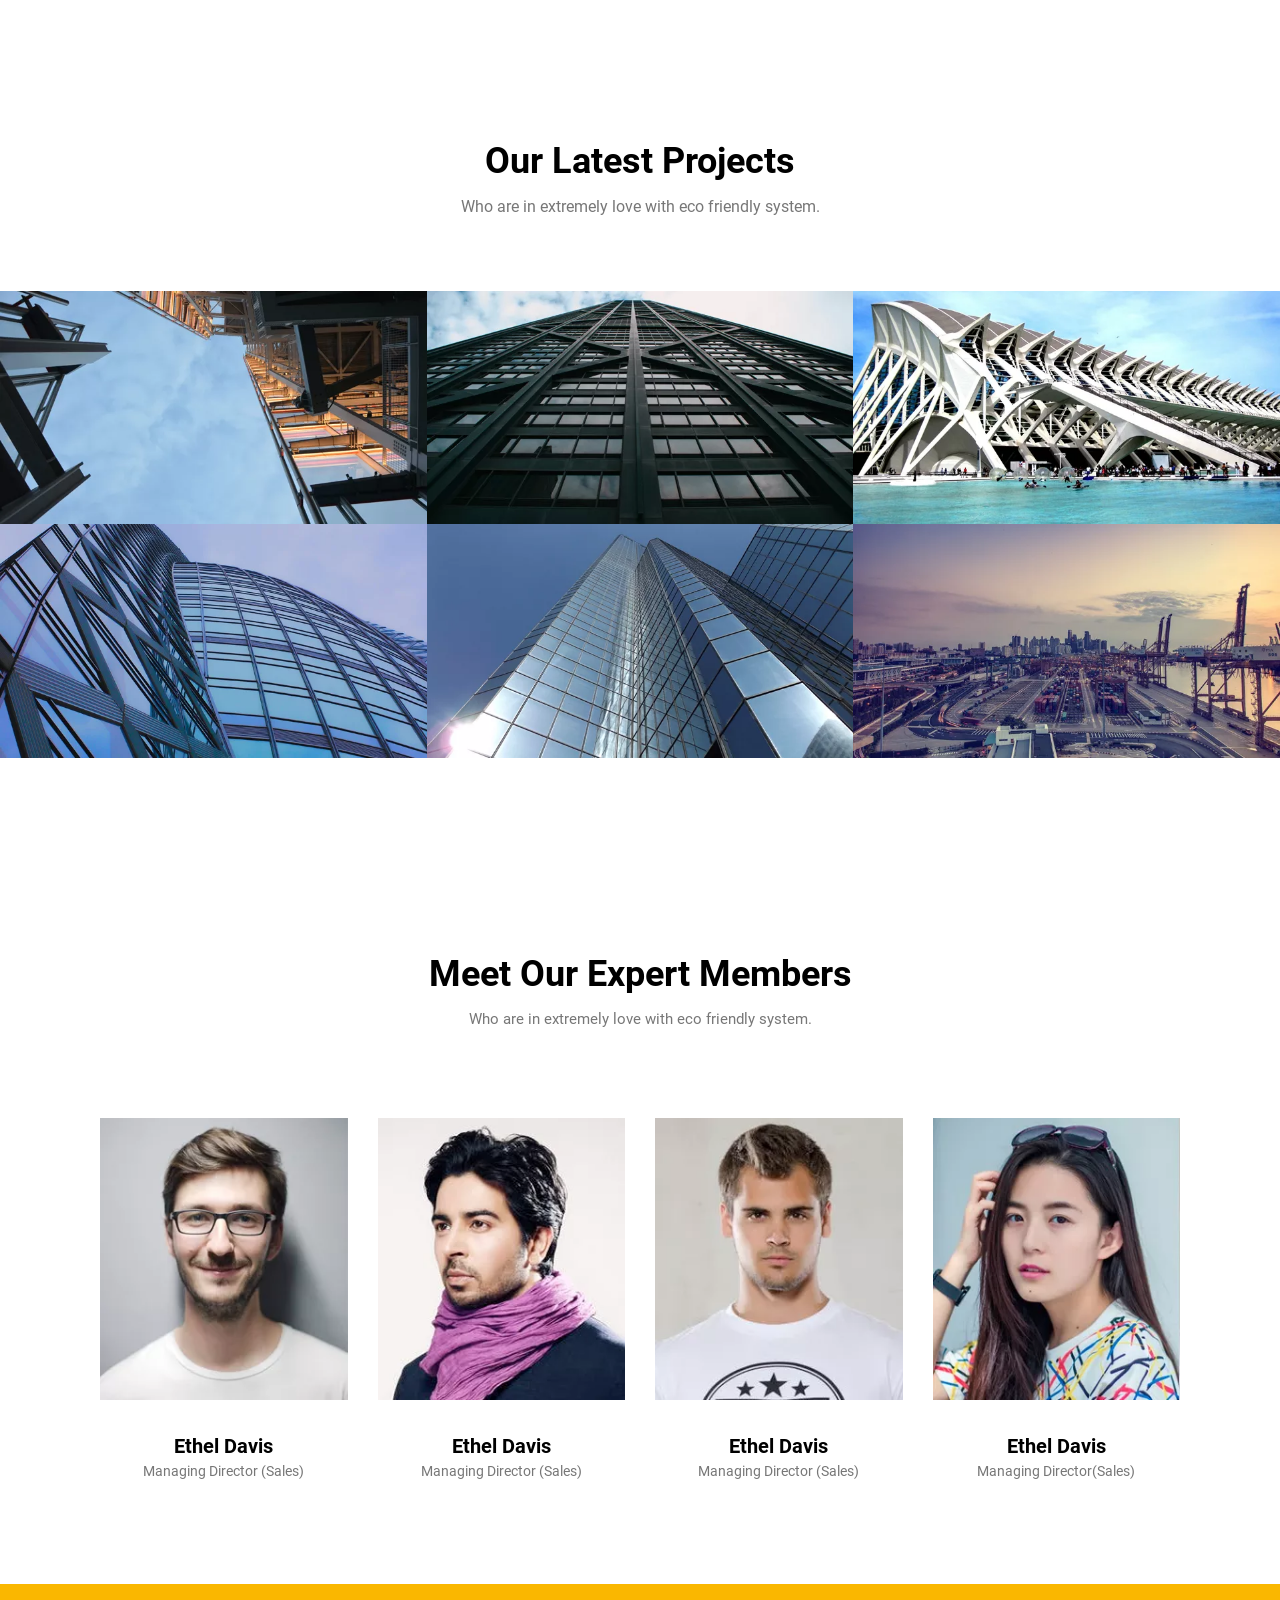
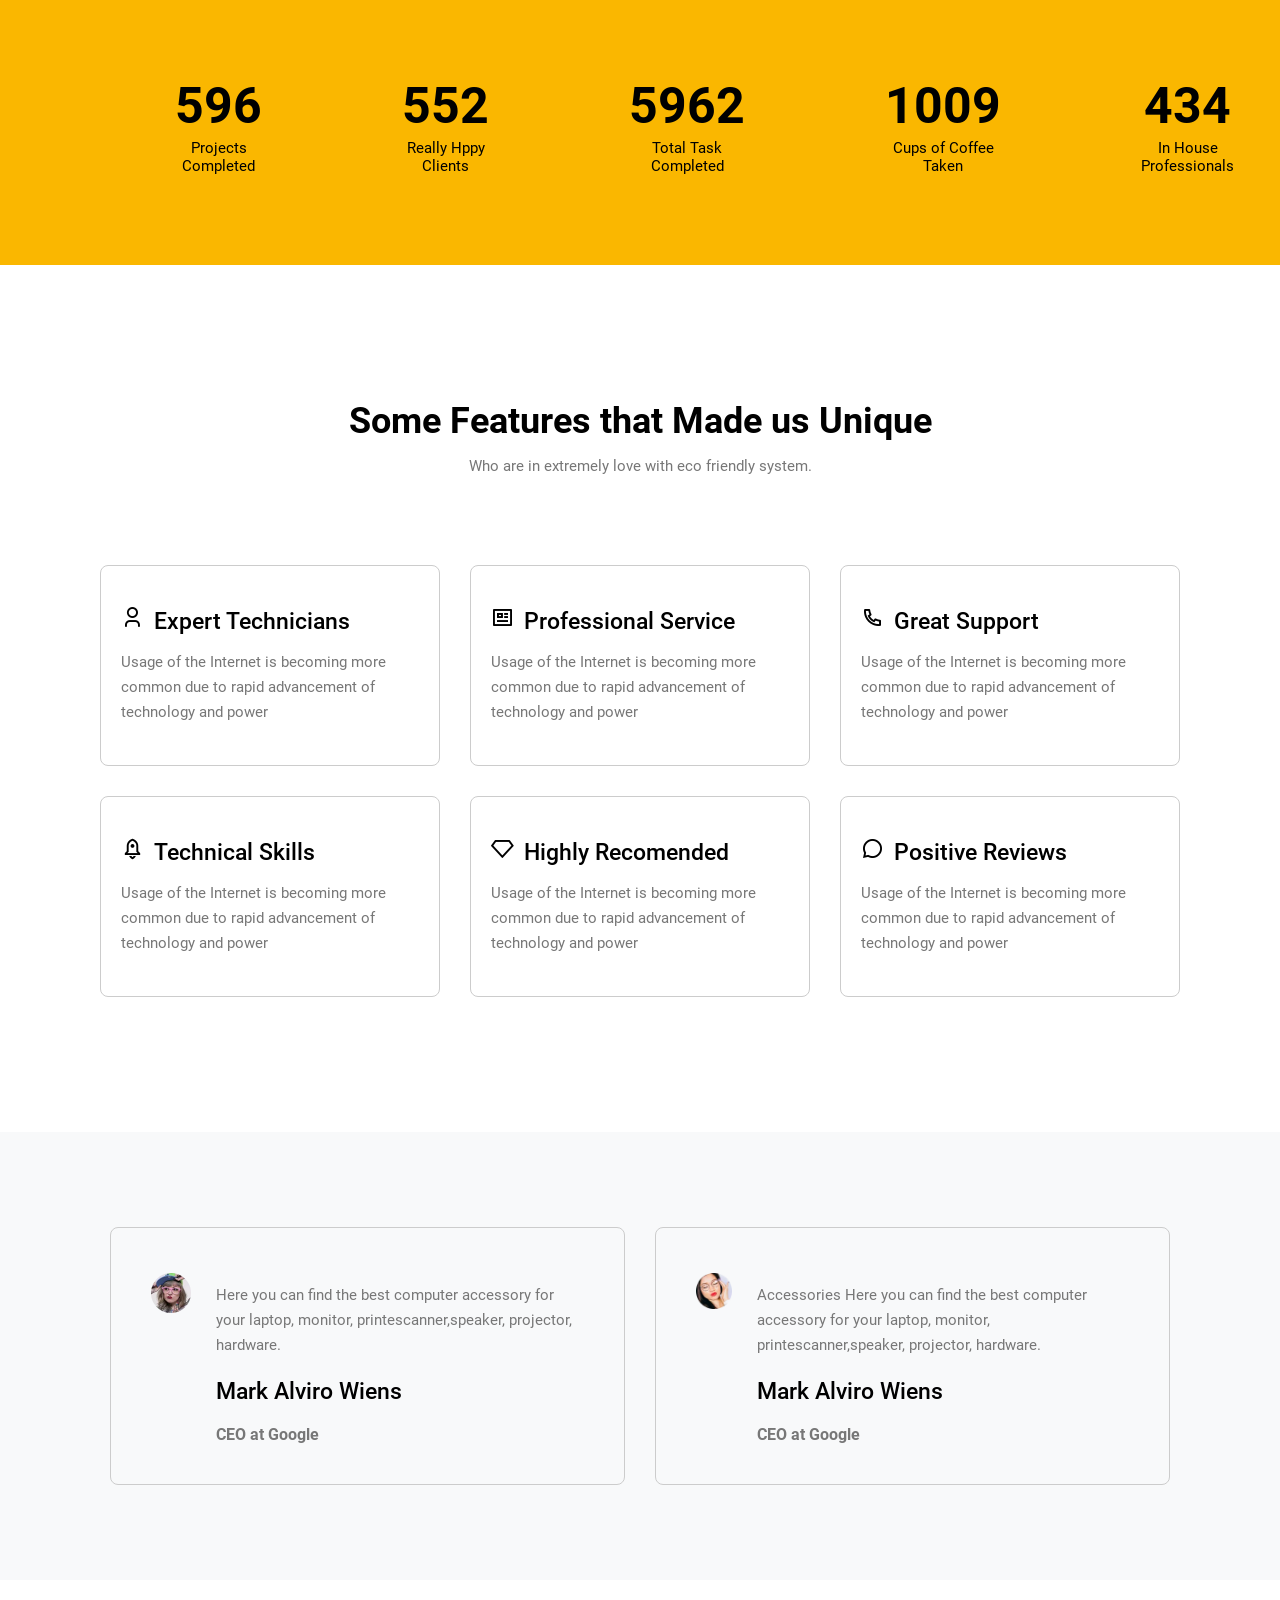
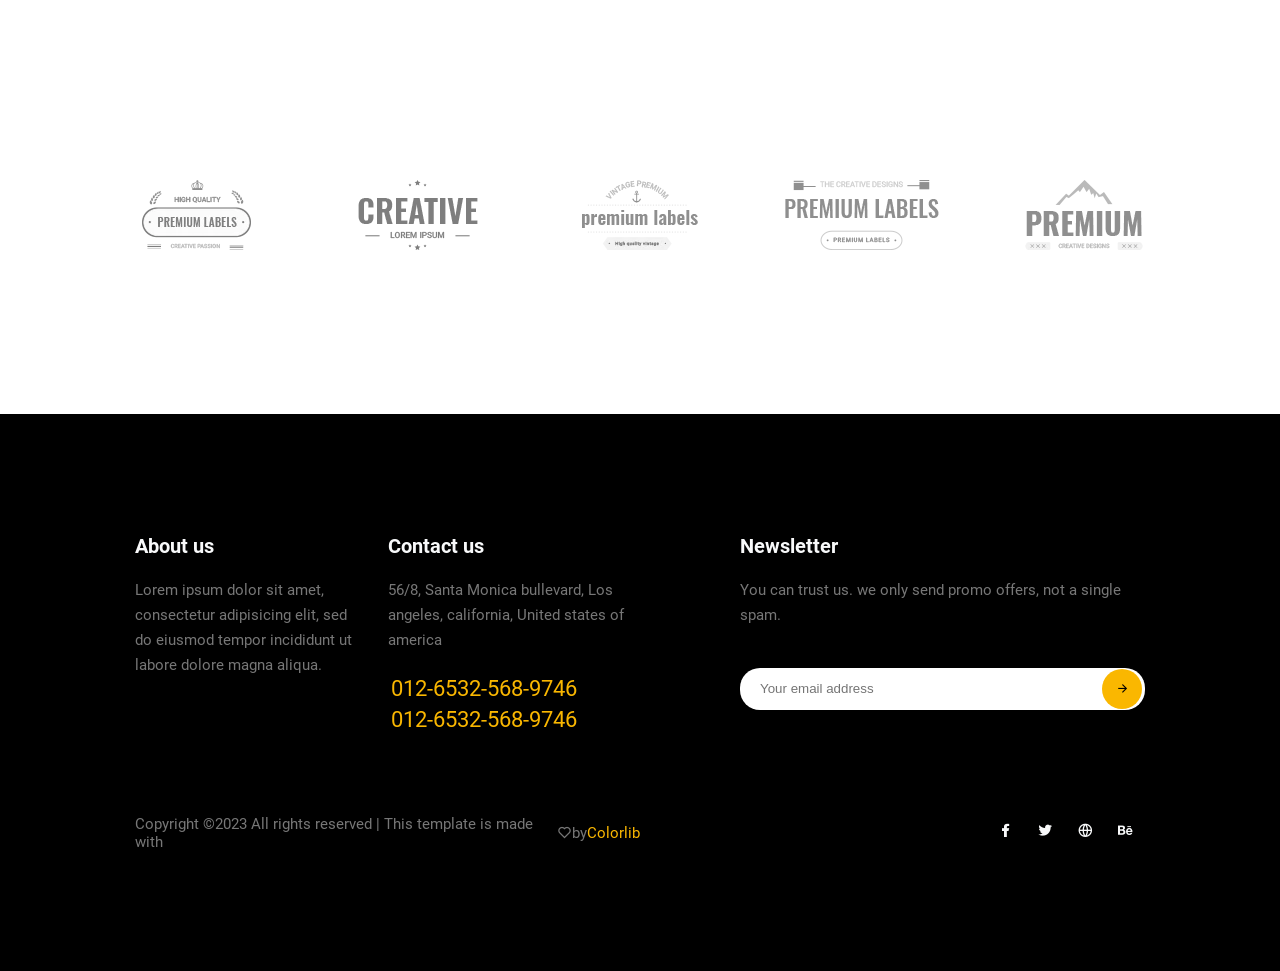
<file: portfolio/2653_akshar_css/2653_akshar_project_css/index.html>
<!DOCTYPE html>
<html>
<head>
    <meta charset="UTF-8">
    <meta name="viewport" content="width=device-width, initial-scale=1.0">
    <title>css project</title>
    <link rel="stylesheet" href="remix/remixicon.css" type="text/css" />
    <link rel="stylesheet" href="fonts/stylesheet.css" type="text/css" />
    <link rel="stylesheet" href="css/style.css" type="text/css"/>
    <link rel="stylesheet" href="css/min.css" type="text/css"/>
</head>

<body>

    <!-- topbar-start -->
    <div class="topbar">
        <div class="container">
            <div class="d-flex justify-between align-center">
                <div class="social">
                    <a href="javscript:void(0)"><i class="ri-facebook-fill"></i></a>
                    <a href="javscript:void(0)"><i class="ri-twitter-fill"></i></a>
                    <a href="javscript:void(0)"><i class="ri-global-line"></i></a>
                    <a href="javscript:void(0)"><i class="ri-behance-fill"></i></a>
                </div>
                <div>
                    <select class="lan">
                        <option>English</option>
                        <option>BANGLA</option>
                        <option>INDIAN</option>
                        <option>ANS</option>
                    </select>
                    <a class="btn" href="javscript:void(0)">Free Quote</a>
                </div>
            </div>
        </div>
    </div>
    <!-- topbar-end -->

    <!-- header-start> -->
    <header>
        <div class="container">
            <div class="d-flex justify-between align-center">
                <div>
                    <img src="images/logo.webp" type="logo" alt="logo">
                </div>
                <nav>
                    <ul class="d-flex justify-between">
                        <li><a href="javscript:void(0)">HOME</a></li>
                        <li><a href="javscript:void(0)">ABOUT</a></li>
                        <li><a href="javscript:void(0)">SERVICES</a></li>
                        <li class="dropdown">
                            <a href="javscript:void(0)">PAGES</a>
                            <div class="dropdown-menu">
                                <ul>
                                    <li><a href="javscript:void(0)">PROJECTS</a></li>
                                    <li><a href="javscript:void(0)">ELEMENTS</a></li>
                                </ul>
                            </div>
                        </li>
                        <li class="dropdown">
                            <a href="javscript:void(0)">BLOG</a>
                            <div class="dropdown-menu">
                                <ul>
                                    <li><a href="javscript:void(0)">BLOG</a></li>
                                    <li><a href="javscript:void(0)">BLOG DETAILS</a></li>
                                </ul>
                            </div>
                        </li>
                        <li><a href="javscript:void(0)">CONTACT</a></li>
                        <li class="icon">
                            <a href="javscript:void(0)"><i class="ri-search-line"></i></a>
                        </li>
                    </ul>
                </nav>
            </div>
        </div>
    </header>
    <!-- header-end -->

    <main>
        <!-- banner-start -->
        <section class="banner">
            <div class="container">
                <div class="banner-content d-flex justify-center align-center   ">

                    <h1>Build Your<span>Dream</span></h1>
                    <p>Lorem ipsum dolor sit amet, consectetur adipisicing elit, sed do eiusmod temp or incididunt ut
                        labore et dolore magna aliqua. Ut enim ad minim.
                    </p>
                    <a href="javscript:void(0)" class="btn">Discover Now</a>
                </div>
            </div>

        </section>
        <!-- banner-end -->

        <!-- service-start -->
        <section class="py">
            <div class="container">
                <div class="services">
                    <div class="service-title text-center ">
                        <h2>Our Offered Services</h2>
                        <p>Lorem ipsum dolor sit amet, consecteturadipis icing elit,</p>
                    </div>
                </div>
                <div class="row">
                    <div class="w-xs-1 w-sm-1 w-lg-2 w-xl-3">
                        <div class="service-itms text-center">
                            <div class="service-img">
                                <img src="images/s1.webp" title="s1" alt="s1" />
                            </div>
                            <h3>Building Drawings</h3>
                            <p>Lorem ipsum dolor sit amet, consecteturadipis icing elit, sed do eiusmod tempor
                                incididunt ut labore et dolore magna aliqua.</p>
                        </div>
                    </div>
                    <div class="w-xs-1 w-sm-1 w-lg-2 w-xl-3">
                        <div class="service-itms text-center">
                            <div class="service-img">
                                <img src="images/s2.webp" title="s2" alt="s2" />
                            </div>
                            <h3>Building Drawings</h3>
                            <p>Lorem ipsum dolor sit amet, consecteturadipis icing elit, sed do eiusmod tempor
                                incididunt ut labore et dolore magna aliqua.</p>
                        </div>
                    </div>
                    <div class="w-xs-1 w-sm-1 w-lg-2 w-xl-3">
                        <div class="service-itms text-center">
                            <div class="service-img">
                                <img src="images/s3.webp" title="s3" alt="s3" />
                            </div>
                            <h3>Building Drawings</h3>
                            <p>Lorem ipsum dolor sit amet, consecteturadipis icing elit, sed do eiusmod tempor
                                incididunt ut labore et dolore magna aliqua.</p>
                        </div>
                    </div>
                </div>
            </div>
        </section>
        <!-- service-end -->

        <!-- project-strat -->
        <section class="py">
            <div class="contatainer">
                <div class="project-title text-center">
                    <h2>Our Latest Projects</h2>
                    <p>Who are in extremely love with eco friendly system.</p>
                </div>
            </div>
            <div class="row">
                <div class="w-xs-1 w-sm-1 w-md-2 w-xl-3">
                    <div class="project-items">
                        <div class="project-overlay d-flex align-center">
                            <h4>Alex Complex for Residence</h4>
                            <p>LCD screens are uniquely modern in style, and the liquid crystals that make them work
                                have allowed humanity to create slimmer.</p>
                        </div>
                        <div class="projet-img">
                            <img src="images/p1.webp" title="p1" alt="p1">
                        </div>
                    </div>
                </div>
                <div class="w-xs-1 w-sm-1 w-md-2 w-xl-3">
                    <div class="project-items">
                        <div class="project-overlay d-flex align-center">
                            <h4>Alex Complex for Residence</h4>
                            <p>LCD screens are uniquely modern in style, and the liquid crystals that make them work
                                have allowed humanity to create slimmer.</p>
                        </div>
                        <div class="projet-img">
                            <img src="images/p2.webp" title="p2" alt="p2">
                        </div>
                    </div>
                </div>
                <div class="w-xs-1 w-sm-1 w-md-2 w-xl-3">
                    <div class="project-items">
                        <div class="project-overlay d-flex align-center">
                            <h4>Alex Complex for Residence</h4>
                            <p>LCD screens are uniquely modern in style, and the liquid crystals that make them work
                                have allowed humanity to create slimmer.</p>
                        </div>
                        <div class="projet-img">
                            <img src="images/p3.webp" title="p3" alt="p3">
                        </div>
                    </div>
                </div>
                <div class="w-xs-1 w-sm-1 w-md-2 w-xl-3">
                    <div class="project-items">
                        <div class="project-overlay d-flex align-center">
                            <h4>Alex Complex for Residence</h4>
                            <p>LCD screens are uniquely modern in style, and the liquid crystals that make them work
                                have allowed humanity to create slimmer.</p>
                        </div>
                        <div class="projet-img">
                            <img src="images/p4.webp" title="p4" alt="p4">
                        </div>
                    </div>
                </div>
                <div class="w-xs-1 -1 w-sm-1 w-md-2 w-xl-3">
                    <div class="project-items">
                        <div class="project-overlay d-flex align-center">
                            <h4>Alex Complex for Residence</h4>
                            <p>LCD screens are uniquely modern in style, and the liquid crystals that make them work
                                have allowed humanity to create slimmer.</p>
                        </div>
                        <div class="projet-img">
                            <img src="images/p5.webp" title="p5" alt="p5">
                        </div>
                    </div>
                </div>
                <div class="w-xs-1 w-sm-1 w-md-2 w-xl-3 ">
                    <div class="project-items">
                        <div class="project-overlay d-flex align-center">
                            <h4>Alex Complex for Residence</h4>
                            <p>LCD screens are uniquely modern in style, and the liquid crystals that make them work
                                have allowed humanity to create slimmer.</p>
                        </div>
                        <div class="projet-img">
                            <img src="images/p6.webp" title="p6" alt="p6">
                        </div>
                    </div>
                </div>
            </div>
        </section>
        <!-- project-end -->

        <!-- tem-member-strat -->
        <section class="py">
            <div class="container">
                <div class=" tem-title text-center">
                    <h2>Meet Our Expert Members</h2>
                    <p>Who are in extremely love with eco friendly system.</p>
                </div>
                <div class="row">
                    <div class="w-4 w-xs-1 w-sm-1 w-md-2 w-lg-2 w-lg-4">
                        <div class="tem-items">
                            <div class="tem-img">
                                <img src="images/m1.webp" title="m1" alt="m1" >
                                <div class="tem-overlay">
                                    <a href="javscript:void(0)"><i class="ri-facebook-fill"></i></a>
                                    <a href="javscript:void(0)"><i class="ri-twitter-line"></i></a>
                                    <a href="javscript:void(0)"><i class="ri-linkedin-fill"></i></a>
                                </div>
                            </div>
                            <div class="tem-contant text-center">
                                <h4>Ethel Davis</h4>
                                <p>Managing Director (Sales)</p>
                            </div>
                        </div>
                    </div>
                    <div class="w-4 w-xs-1 w-sm-1 w-md-2 w-lg-2 w-lg-4">
                        <div class="tem-items">

                            <div class="tem-img">
                                <img src="images/m2.webp" title="m2" alt="m2">
                                <div class="tem-overlay">
                                    <a href="javscript:void(0)"><i class="ri-facebook-fill"></i></a>
                                    <a href="javscript:void(0)"><i class="ri-twitter-line"></i></a>
                                    <a href="javscript:void(0)"><i class="ri-linkedin-fill"></i></a>
                                </div>
                            </div>
                            <div class="tem-contant text-center">
                                <h4>Ethel Davis</h4>
                                <p>Managing Director (Sales)</p>
                            </div>
                        </div>

                    </div>
                    <div class="w-4 w-xs-1 w-sm-1 w-md-2 w-lg-2 w-lg-4">
                        <div class="tem-items">

                            <div class="tem-img">
                                <img src="images/m3.webp" title="m3" alt="m3">
                                <div class="tem-overlay">
                                    <a href="javscript:void(0)"><i class="ri-facebook-fill"></i></a>
                                    <a href="javscript:void(0)"><i class="ri-twitter-line"></i></a>
                                    <a href="javscript:void(0)"><i class="ri-linkedin-fill"></i></a>
                                </div>
                            </div>
                            <div class="tem-contant text-center">
                                <h4>Ethel Davis</h4>
                                <p>Managing Director (Sales)</p>
                            </div>
                        </div>

                    </div>
                    <div class="w-4 w-xs-1 w-sm-1 w-md-2 w-lg-2 w-lg-4">
                        <div class="tem-items">

                            <div class="tem-img">
                                <img src="images/m4.webp" title="m4" alt="m4">
                                <div class="tem-overlay">
                                    <a href="javscript:void(0)"><i class="ri-facebook-fill"></i></a>
                                    <a href="javscript:void(0)"><i class="ri-twitter-line"></i></a>
                                    <a href="javscript:void(0)"><i class="ri-linkedin-fill"></i></a>
                                </div>
                            </div>
                            <div class="tem-contant text-center">
                                <h4>Ethel Davis</h4>
                                <p>Managing Director(Sales)</p>
                            </div>
                        </div>
                    </div>
                </div>
            </div>
            </div>
        </section>
        <!-- tem-member-end -->

        <!-- count-strat -->
        <section class="count">
            <div class="container">
                <div class="row">
                    <div class="d-flex">
                        <div class="w-sm-1 w-xs-1">
                            <div class="count-item text-center " style="margin: 0 20px; padding: 0 50px;">
                                <a href="javascript:void(0)"><h4>596</h4></a>
                                <p>Projects Completed</p>
                            </div>
                        </div>
                        <div class="w-sm-1 w-xs-1">
                            <div class="count-item text-center " style="margin: 0 20px; padding: 0 50px;">
                                <a href="javascript:void(0)"><h4>552</h4></a>
                                <p>Really Hppy Clients</p>
                            </div>
                        </div>
                        <div class="w-sm-1 w-xs-1">
                            <div class="count-item text-center " style="margin: 0 20px; padding: 0 50px;">
                                <a href="javascript:void(0)"><h4>5962</h4></a>
                                <p>Total Task Completed</p>
                            </div>
                        </div>
                        <div class="w-sm-1 w-xs-1">
                            <div class="count-item text-center " style="margin: 0 20px; padding: 0 50px;">
                                <a href="javascript:void(0)"><h4>1009</h4></a>
                                <p>Cups of Coffee Taken</p>
                            </div>
                        </div>
                        <div class="w-sm-1 w-xs-1">
                            <div class="count-item text-center " style="margin: 0 20px; padding: 0 50px;">
                                <a href="javascript:void(0)"><h4>434</h4></a>
                                <p>In House Professionals</p>
                            </div>
                        </div>
                    </div>
                </div>
            </div>
        </section>
        <!-- count-end -->

        <!-- Features-start -->
        <section class="py">
            <div class="container">
                <div class="features-title text-center">
                    <h2>Some Features that Made us Unique</h2>
                    <p>Who are in extremely love with eco friendly system.</p>
                </div>
                <div class="row">
                    <div class="w-3">
                        <div class="featurse-items">
                            <h3><i class="ri-user-3-line"></i>Expert Technicians</h3>
                            <p>Usage of the Internet is becoming more common due to rapid advancement of technology and
                                power</p>
                        </div>
                    </div>
                    <div class="w-3">
                        <div class="featurse-items">
                            <h3><i class="ri-profile-line"></i>Professional Service</h3>
                            <p>Usage of the Internet is becoming more common due to rapid advancement of technology and
                                power</p>
                        </div>
                    </div>

                    <div class="w-3">
                        <div class="featurse-items">
                            <h3><i class="ri-phone-line"></i>Great Support</h3>
                            <p>Usage of the Internet is becoming more common due to rapid advancement of technology and
                                power</p>
                        </div>
                    </div>

                    <div class="w-3">
                        <div class="featurse-items">
                            <h3><i class="ri-rocket-2-line"></i>Technical Skills</h3>
                            <p>Usage of the Internet is becoming more common due to rapid advancement of technology and
                                power</p>
                        </div>
                    </div>

                    <div class="w-3">
                        <div class="featurse-items">
                            <h3><i class="ri-vip-diamond-line"></i>Highly Recomended</h3>
                            <p>Usage of the Internet is becoming more common due to rapid advancement of technology and
                                power</p>
                        </div>
                    </div>

                    <div class="w-3">
                        <div class="featurse-items">
                            <h3><i class="ri-chat-3-line"></i>Positive Reviews</h3>
                            <p>Usage of the Internet is becoming more common due to rapid advancement of technology and
                                power</p>
                        </div>
                    </div>
                </div>
            </div>
        </section>
        <!-- Features-end -->

        <!-- Reviews-start -->
        <section class="py">
            <div class="Reviews">
                <div class="container">
                    <div class="row">
                        <div class="w-2">
                            <div class="reviews-items">
                                <div class="reviews-items-img">
                                    <img src="images/r1.webp" title="r1" alt="r1"/>
                                </div>
                                <div class="reviews-contain">
                                    <p> Here you can find the best computer accessory for your laptop, monitor,
                                        printescanner,speaker,
                                        projector, hardware.</p>
                                    <h3>Mark Alviro Wiens</h3>
                                    <h4>CEO at Google</h4>
                                </div>
                                
                            </div>
                        </div>
                        <div class="w-2">
                            <div class="reviews-items">
                                <div class="reviews-items-img">
                                    <img src="images/r2.webp" title="r2" alt="r2"/>
                                </div>
                                <div class="reviews-contain">
                                    <p>Accessories Here you can find the best computer accessory for your laptop, monitor,
                                        printescanner,speaker,
                                        projector, hardware.</p>
                                    <h3>Mark Alviro Wiens</h3>
                                    <h4>CEO at Google</h4>
                                </div>
                                 
                            </div>
                        </div>
                    </div>
                </div>
            </div>
        </section>
        <!-- Reviews-end -->

        <!-- company-logo-start -->
        <section class="py">
            <div class="container">
                <div class="row">
                    <div class="w-5">
                        <div class="compny-logo">
                            <div class="compny-logo-img">
                                <img src="images/l1.webp" title="l1" alt="l1" />
                            </div>
                        </div>
                    </div>
                    <div class="w-5">
                        <div class="compny-logo">
                            <div class="compny-logo-img">
                                <img src="images/l2.webp" title="l2" alt="l2" />
                            </div>
                        </div>
                    </div>
                    <div class="w-5">
                        <div class="compny-logo">
                            <div class="compny-logo-img">
                                <img src="images/l3.webp" title="l3" alt="l3" />
                            </div>
                        </div>
                    </div>
                    <div class="w-5">
                        <div class="compny-logo">
                            <div class="compny-logo-img">
                                <img src="images/l4.webp" title="l4" alt="l4" />
                            </div>
                        </div>
                    </div>
                    <div class="w-5">
                        <div class="compny-logo">
                            <div class="compny-logo-img">
                                <img src="images/l5.webp" title="l5" alt="l5" />
                            </div>
                        </div>
                    </div>
                </div>
            </div>
        </section>
        <!-- company-logo-end -->
    </main>
    <!-- footer-start -->
    <footer>
        <div class="container">
            <div class="row">
                <div class="w-2">
                    <div class="row">
                        <div class="w-2">
                            <div class="footer-1">
                                <h3>About us</h3>
                                <p>Lorem ipsum dolor sit amet, consectetur adipisicing elit, sed do eiusmod tempor
                                    incididunt ut labore dolore magna aliqua.</p>
                            </div>
                        </div>
                        <div class="w-2">
                            <div class="footer-2">
                                <h3>Contact us</h3>
                                <p>56/8, Santa Monica bullevard, Los angeles, california, United states of america</p>
                                <a href="tel:012-6532-568-9746">012-6532-568-9746</a>
                                <a href="tel:012-6532-568-9746">012-6532-568-9746</a>
                            </div>
                        </div>
                    </div>
                </div>
                <div class="w-2">
                    <div class="footer-3">
                        <h3>Newsletter</h3>
                        <p>You can trust us. we only send promo offers, not a single spam.</p>
                        <form class="contact-form">
                            <input type="text" placeholder="Your email address">
                            <button type="button"><i class="ri-arrow-right-line"></i></button>
                        </form>
                    </div>
                </div>
            </div>
            <div class="row">
                <div class="w-2">
                    <div class="copy-1">
                        <p class="d-flex align-center">Copyright ©2023 All rights reserved | This template is made with
                            <i class="ri-heart-line"></i> by <a href="javscript:void(0)"> Colorlib</a>
                        </p>
                    </div>
                </div>
                <div class="w-2">
                    <div class="copy-2">
                        <a href="javscript:void(0)"><i class="ri-facebook-fill"></i></a>
                        <a href="javscript:void(0)"><i class="ri-twitter-fill"></i></a>
                        <a href="javscript:void(0)"><i class="ri-global-line"></i></a>
                        <a href="javscript:void(0)"><i class="ri-behance-fill"></i></a>
                    </div>
                </div>
            </div>
        </div>
    </footer>
    <!-- footer-end -->

    <div class="end-btn">
        <a href="#"><i class="ri-arrow-up-s-line"></i></a>
    </div>

</body>

</html>
</file>
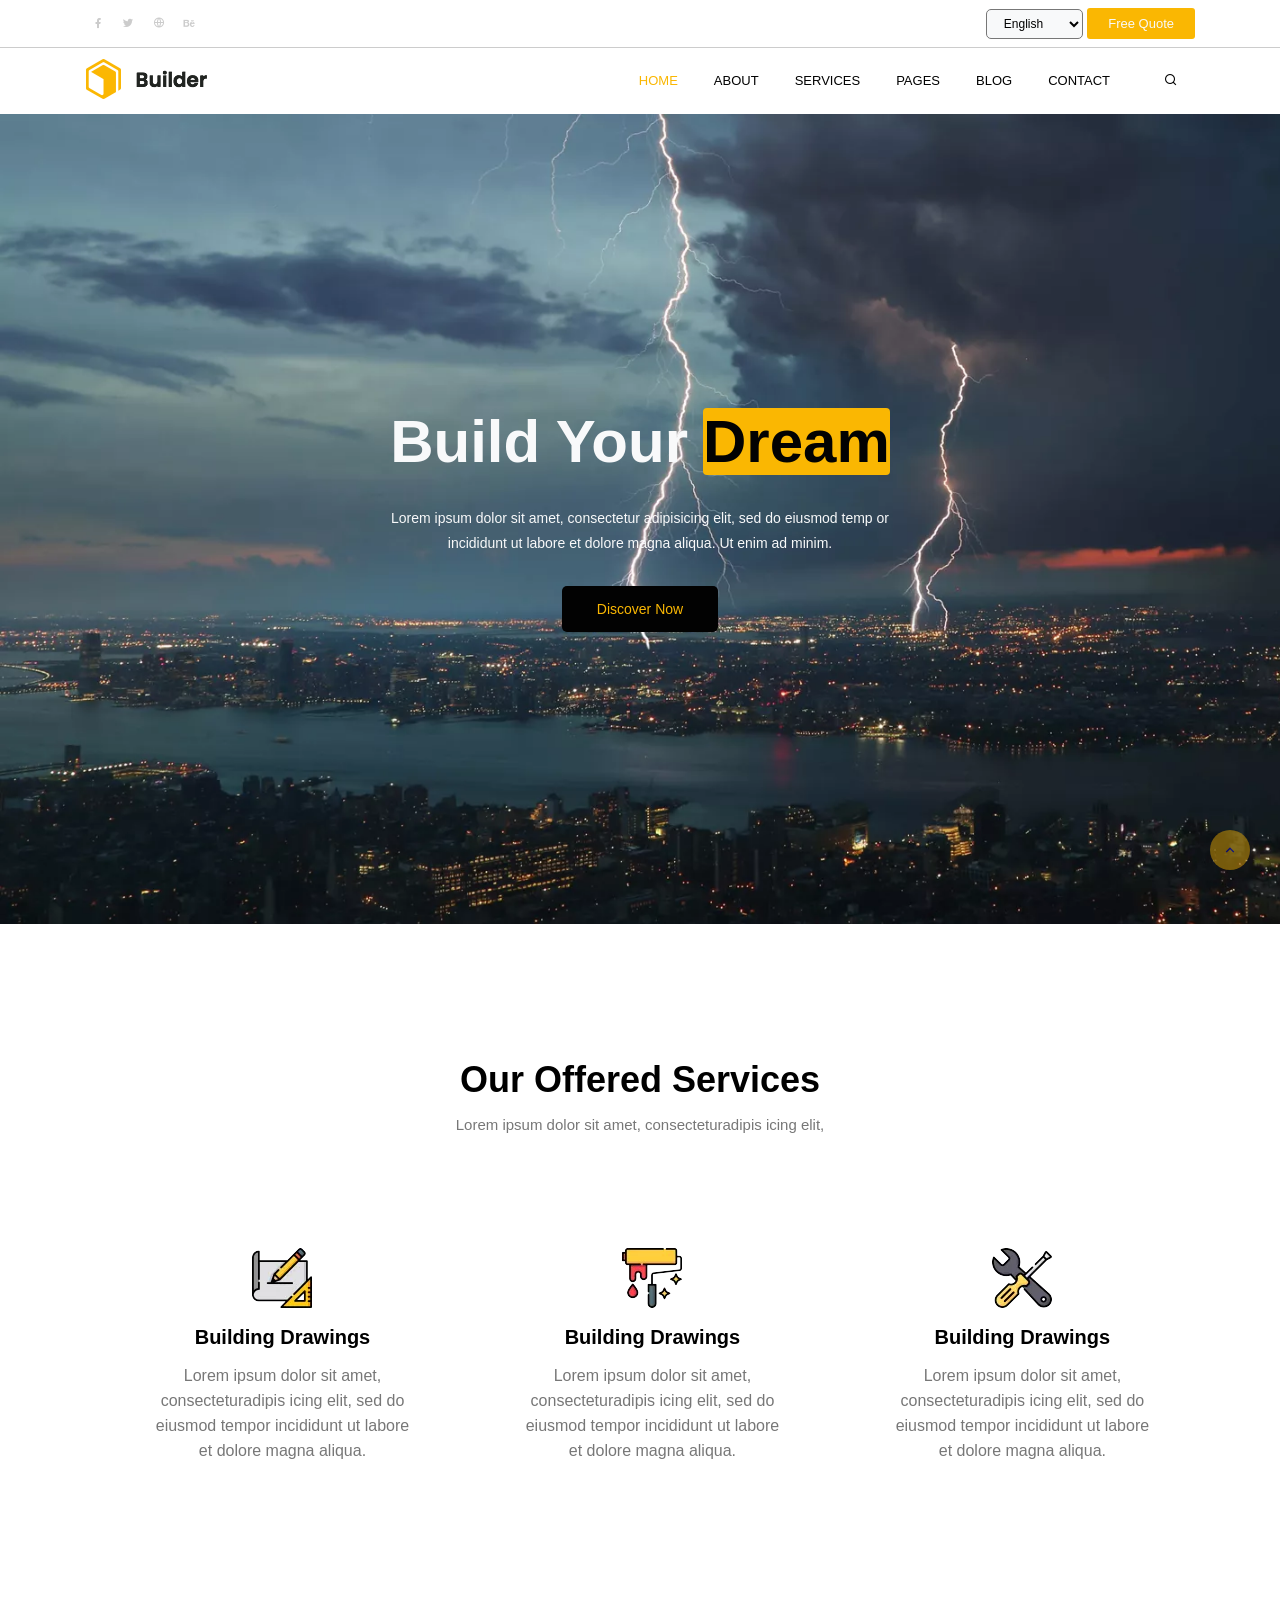
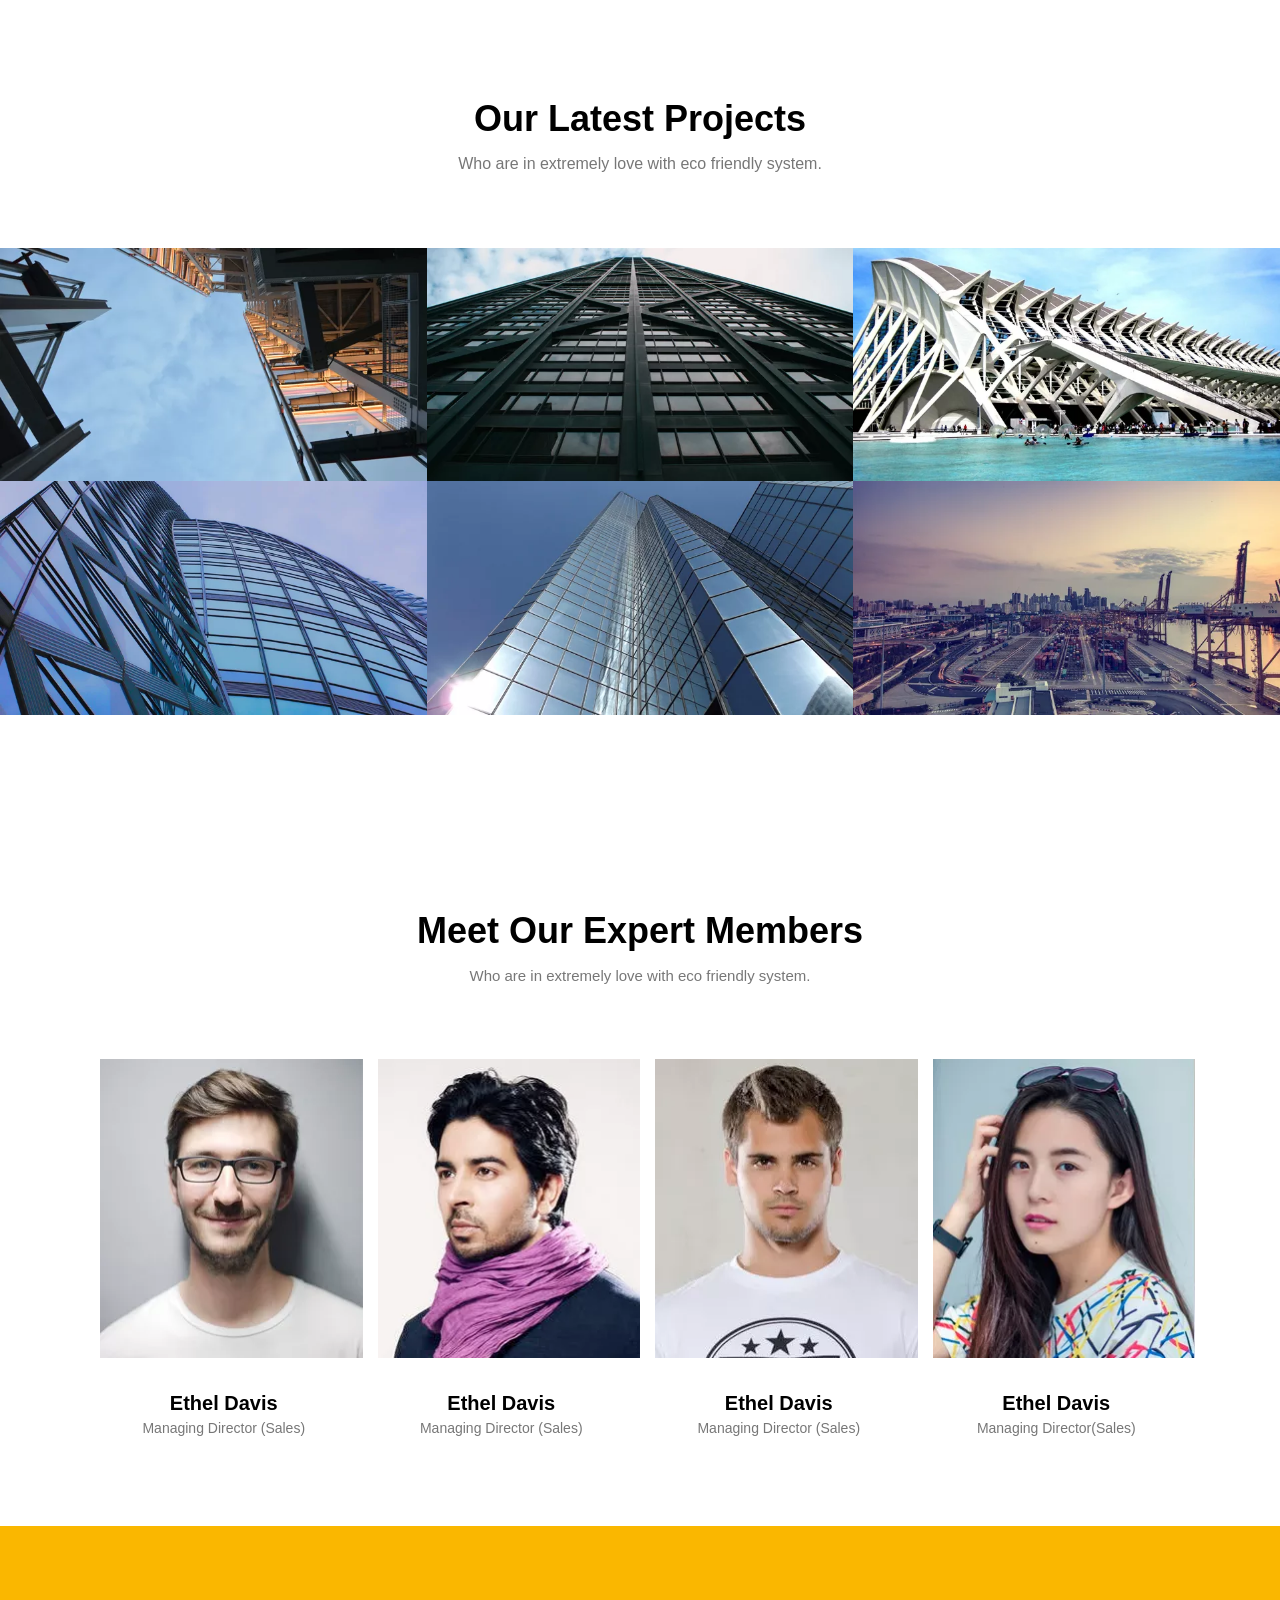
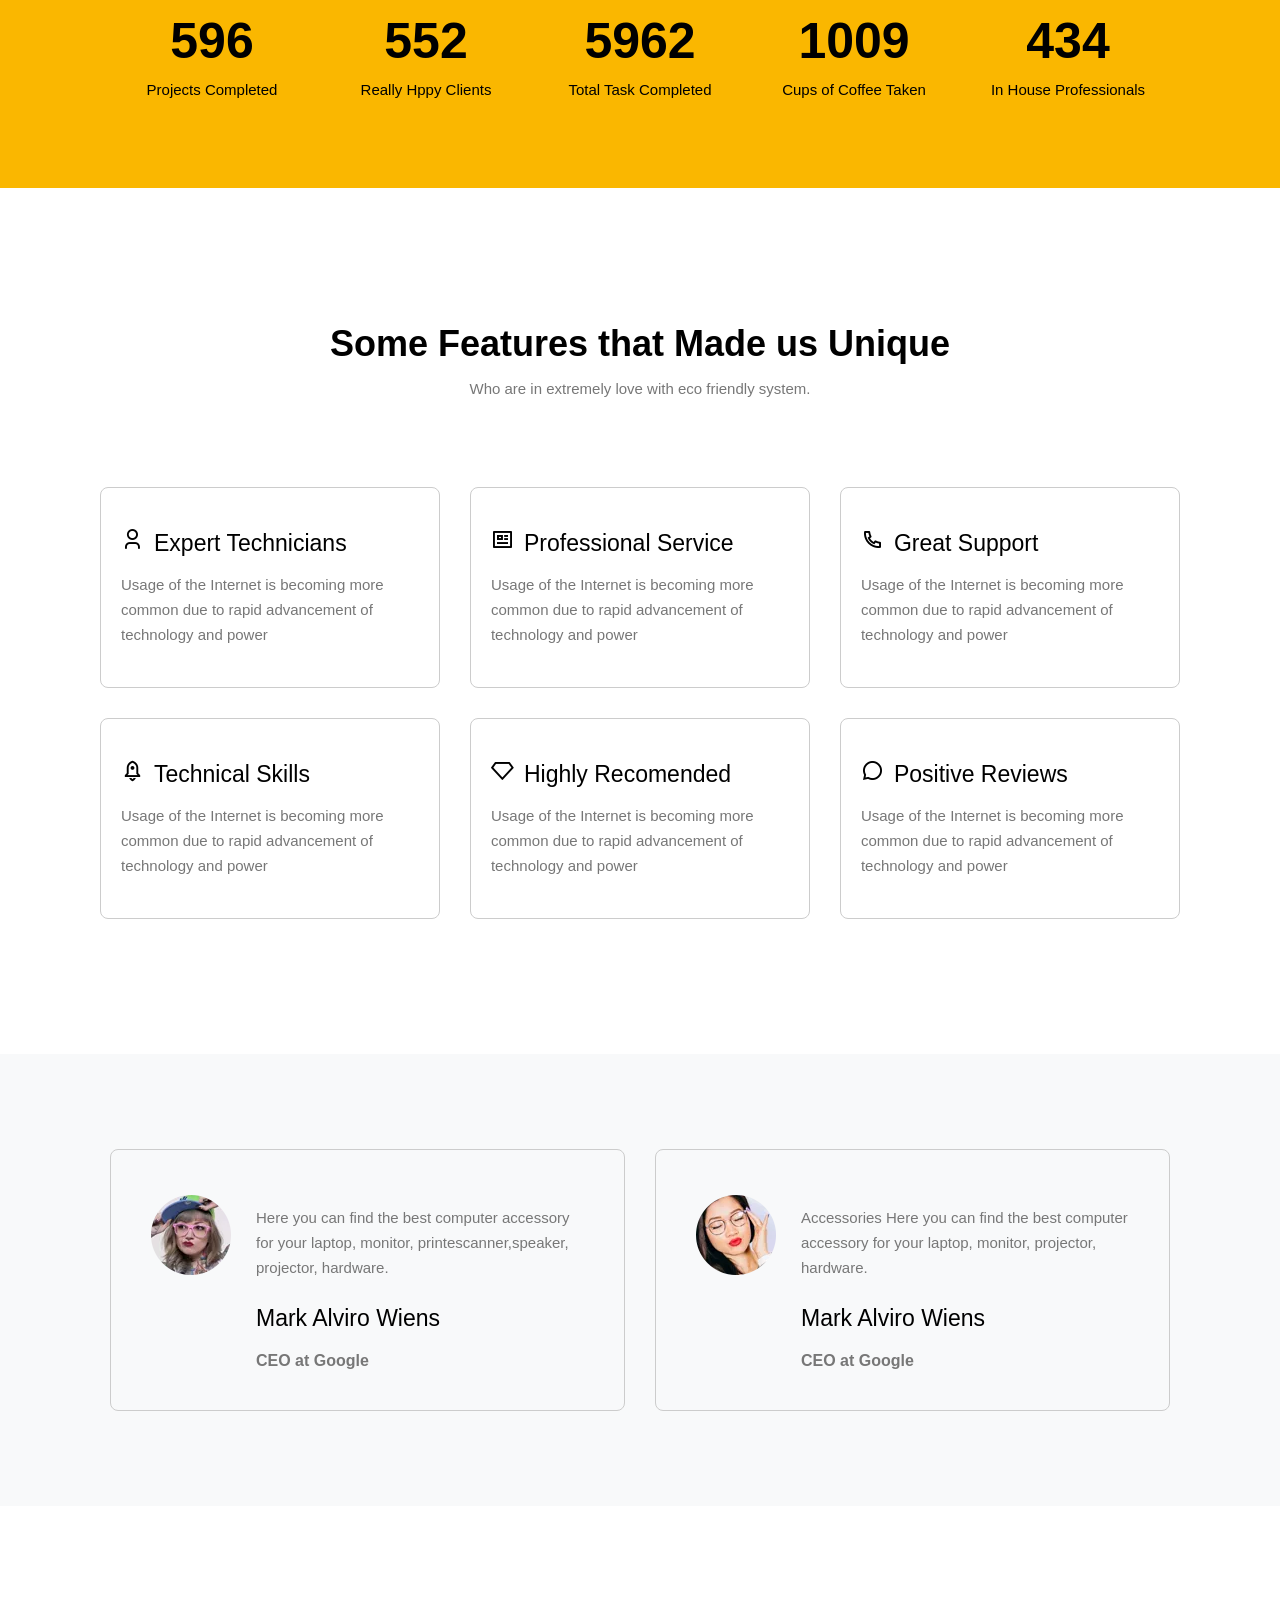
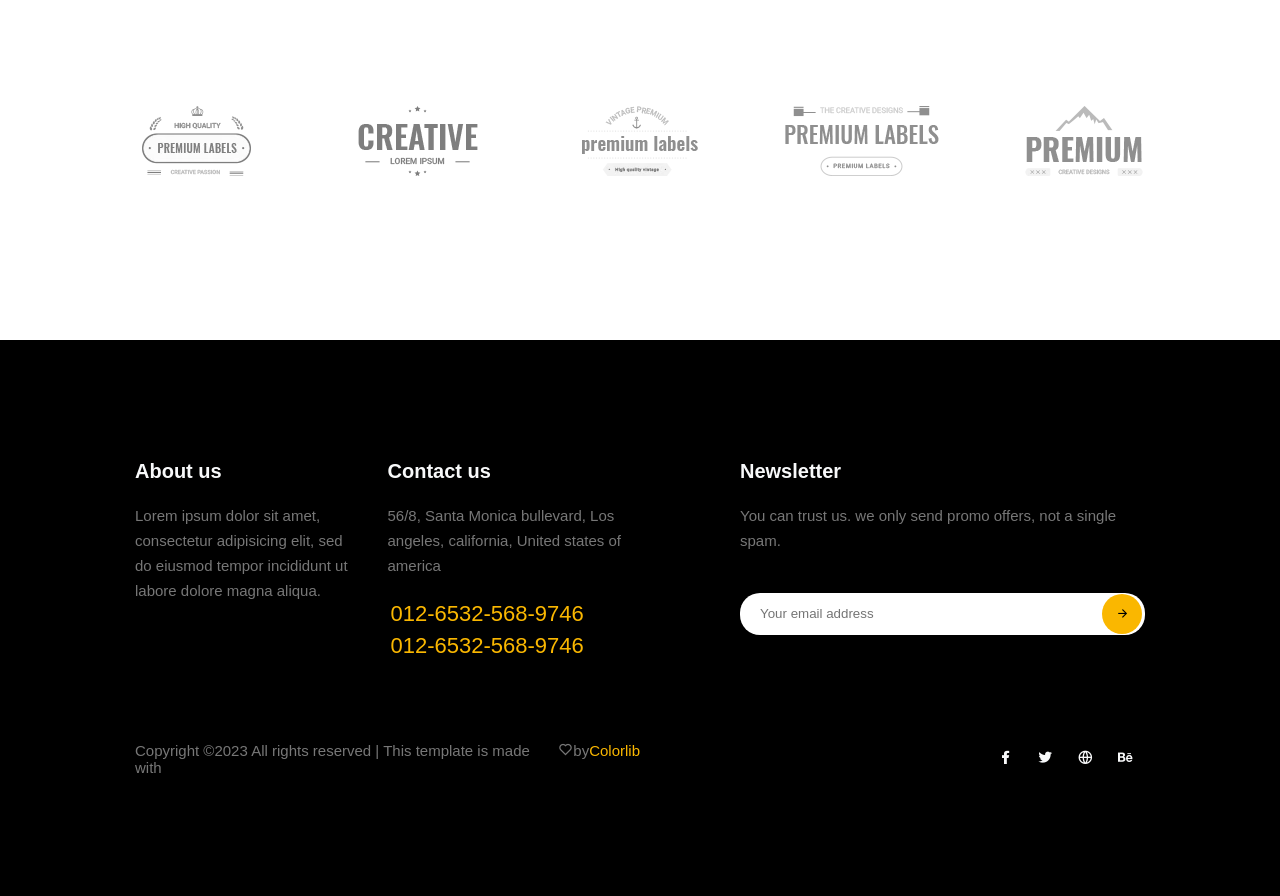
<file: portfolio/2653_akshar_JQUERY/2653_akshar_jq_pro/index.html>
<!DOCTYPE html>
<html>
<head>
    <meta charset="UTF-8">
    <meta name="viewport" content="width=device-width, initial-scale=1.0">
    <title>Document</title>
    <link rel="stylesheet" href="remix/remixicon.css" type="text/css">
    <link rel="stylesheet" href="css/style.css" type="text/css"/>
    <link rel="stylesheet" href="css/max2.css" type="text/css"/>
</head>
<body>
    <!-- topbar-start -->
    <div class="topbar">
        <div class="container">
            <div class="d-flex justify-between align-center">
                <div class="social">
                    <a href="javscript:void(0)"><i class="ri-facebook-fill"></i></a>
                    <a href="javscript:void(0)"><i class="ri-twitter-fill"></i></a>
                    <a href="javscript:void(0)"><i class="ri-global-line"></i></a>
                    <a href="javscript:void(0)"><i class="ri-behance-fill"></i></a>
                </div>
                <div>
                    <select class="lan">
                        <option>English</option>
                        <option>BANGLA</option>
                        <option>INDIAN</option>
                        <option>ANS</option>
                    </select>
                    <a class="btn" href="javscript:void(0)">Free Quote</a>
                </div>
            </div>
        </div>
    </div>
    <!-- topbar-end -->

    <!-- header-start> -->
    <header>
        <div class="container">
            <div class="d-flex justify-between align-center">
                <div>
                    <img src="images/logo.webp" type="logo" alt="logo">
                </div>
                <nav class="d-flex align-center">
                    <ul class="d-flex justify-between">
                        <li><a href="javscript:void(0)">HOME</a></li>
                        <li><a href="javscript:void(0)">ABOUT</a></li>
                        <li><a href="javscript:void(0)">SERVICES</a></li>
                        <li class="dropdown">
                            <a href="javscript:void(0)">PAGES</a>
                            <div class="dropdown-menu">
                                <ul>
                                    <li><a href="javscript:void(0)">PROJECTS</a></li>
                                    <li><a href="javscript:void(0)">ELEMENTS</a></li>
                                </ul>
                            </div>
                        </li>
                        <li class="dropdown">
                            <a href="javscript:void(0)">BLOG</a>
                            <div class="dropdown-menu">
                                <ul>
                                    <li><a href="javscript:void(0)">BLOG</a></li>
                                    <li><a href="javscript:void(0)">BLOG DETAILS</a></li>
                                </ul>
                            </div>
                        </li>
                        <li><a href="javscript:void(0)">CONTACT</a></li>
                        <li class="icon">
                            <a href="javscript:void(0)"><i class="ri-search-line"></i></a>
                        </li>
                    </ul>
                </nav>
                <a href="javscript:void(0)" class="toggle"><i class="ri-menu-line"></i></a>
            </div>
        </div>
    </header>
    <!-- header-end -->
    <main>
    <!-- banner-start -->
        <section class="banner">
            <div class="container">
                <div class="banner-content d-flex justify-center align-center   ">

                    <h1>Build Your<span>Dream</span></h1>
                    <p>Lorem ipsum dolor sit amet, consectetur adipisicing elit, sed do eiusmod temp or incididunt ut
                        labore et dolore magna aliqua. Ut enim ad minim.
                    </p>
                    <a href="javscript:void(0)" class="btn">Discover Now</a>
                </div>
            </div>
        </section>
    <!-- banner-end -->

    <!-- service-start -->
     <section class="py">
        <div class="container">
            <div class="services">
                <div class="service-title text-center ">
                    <h2>Our Offered Services</h2>
                    <p>Lorem ipsum dolor sit amet, consecteturadipis icing elit,</p>
                </div>
            </div>
            <div class="row">
                <div class="w-3 w-md-2 w-xs-1 ">
                    <div class="service-itms text-center">
                        <div class="service-img">
                            <img src="images/s1.webp" title="s1" alt="s1"/>
                        </div>
                        <h3>Building Drawings</h3>
                        <p>Lorem ipsum dolor sit amet, consecteturadipis icing elit, sed do eiusmod tempor
                            incididunt ut labore et dolore magna aliqua.</p>
                    </div>
                </div>
                <div class="w-3 w-md-2 w-xs-1 ">
                    <div class="service-itms text-center">
                        <div class="service-img">
                            <img src="images/s2.webp" title="s2" alt="s2"/>
                        </div>
                        <h3>Building Drawings</h3>
                        <p>Lorem ipsum dolor sit amet, consecteturadipis icing elit, sed do eiusmod tempor
                            incididunt ut labore et dolore magna aliqua.</p>
                    </div>
                </div>
                <div class="w-3 w-md-2 w-xs-1 ">
                    <div class="service-itms text-center">
                        <div class="service-img">
                            <img src="images/s3.webp" title="s3" alt="s3"/>
                        </div>
                        <h3>Building Drawings</h3>
                        <p>Lorem ipsum dolor sit amet, consecteturadipis icing elit, sed do eiusmod tempor
                            incididunt ut labore et dolore magna aliqua.</p>
                    </div>
                </div>
            </div>
        </div>
    </section>
    <!-- service-end -->

     <!-- project-strat -->
     <section class="py">
        <div class="contatainer">
            <div class="project-title text-center ">
                <h2>Our Latest Projects</h2>
                <p>Who are in extremely love with eco friendly system.</p>
            </div>
        </div>
        <div class="row">
            <div class="w-3 w-md-2 w-xs-1">
                <div class="project-items">
                    <div class="project-overlay d-flex align-center">
                        <h4>Alex Complex for Residence</h4>
                        <p>LCD screens are uniquely modern in style, and the liquid crystals that make them work
                            have allowed humanity to create slimmer.</p>
                    </div>
                    <div class="projet-img">
                        <img src="images/p1.webp" title="p1" alt="p1">
                    </div>
                </div>
            </div>
            <div class="w-3 w-md-2 w-xs-1">
                <div class="project-items">
                    <div class="project-overlay d-flex align-center">
                        <h4>Alex Complex for Residence</h4>
                        <p>LCD screens are uniquely modern in style, and the liquid crystals that make them work
                            have allowed humanity to create slimmer.</p>
                    </div>
                    <div class="projet-img">
                        <img src="images/p2.webp" title="p2" alt="p2">
                    </div>
                </div>
            </div>
            <div class="w-3 w-md-2 w-xs-1">
                <div class="project-items">
                    <div class="project-overlay d-flex align-center">
                        <h4>Alex Complex for Residence</h4>
                        <p>LCD screens are uniquely modern in style, and the liquid crystals that make them work
                            have allowed humanity to create slimmer.</p>
                    </div>
                    <div class="projet-img">
                        <img src="images/p3.webp" title="p3" alt="p3">
                    </div>
                </div>
            </div>
            <div class="w-3 w-md-2 w-xs-1">
                <div class="project-items">
                    <div class="project-overlay d-flex align-center">
                        <h4>Alex Complex for Residence</h4>
                        <p>LCD screens are uniquely modern in style, and the liquid crystals that make them work
                            have allowed humanity to create slimmer.</p>
                    </div>
                    <div class="projet-img">
                        <img src="images/p4.webp" title="p4" alt="p4">
                    </div>
                </div>
            </div>
            <div class="w-3 w-md-2 w-xs-1">
                <div class="project-items">
                    <div class="project-overlay d-flex align-center">
                        <h4>Alex Complex for Residence</h4>
                        <p>LCD screens are uniquely modern in style, and the liquid crystals that make them work
                            have allowed humanity to create slimmer.</p>
                    </div>
                    <div class="projet-img">
                        <img src="images/p5.webp" title="p5" alt="p5">
                    </div>
                </div>
            </div>
            <div class="w-3 w-md-2 w-xs-1">
                <div class="project-items">
                    <div class="project-overlay d-flex align-center">
                        <h4>Alex Complex for Residence</h4>
                        <p>LCD screens are uniquely modern in style, and the liquid crystals that make them work
                            have allowed humanity to create slimmer.</p>
                    </div>
                    <div class="projet-img">
                        <img src="images/p6.webp" title="p6" alt="p6">
                    </div>
                </div>
            </div>
        </div>
    </section>
    <!-- project-end -->


        <!-- tem-member-strat -->
        <section class="py">
            <div class="container">
                <div class=" tem-title text-center">
                    <h2>Meet Our Expert Members</h2>
                    <p>Who are in extremely love with eco friendly system.</p>
                </div>
                <div class="row">
                    <div class="w-4 w-md-2 w-xs-1">
                        <div class="tem-items">
                            <div class="tem-img">
                                <img src="images/m1.webp" title="m1" alt="m1" width="100%">
                                <div class="tem-overlay">
                                    <a href="javscript:void(0)"><i class="ri-facebook-fill"></i></a>
                                    <a href="javscript:void(0)"><i class="ri-twitter-line"></i></a>
                                    <a href="javscript:void(0)"><i class="ri-linkedin-fill"></i></a>
                                </div>
                            </div>
                            <div class="tem-contant text-center">
                                <h4>Ethel Davis</h4>
                                <p>Managing Director (Sales)</p>
                            </div>
                        </div>
                    </div>
                    <div class="w-4 w-md-2 w-xs-1">
                        <div class="tem-items">

                            <div class="tem-img">
                                <img src="images/m2.webp" title="m2" alt="m2" width="100%">
                                <div class="tem-overlay">
                                    <a href="javscript:void(0)"><i class="ri-facebook-fill"></i></a>
                                    <a href="javscript:void(0)"><i class="ri-twitter-line"></i></a>
                                    <a href="javscript:void(0)"><i class="ri-linkedin-fill"></i></a>
                                </div>
                            </div>
                            <div class="tem-contant text-center">
                                <h4>Ethel Davis</h4>
                                <p>Managing Director (Sales)</p>
                            </div>
                        </div>

                    </div>
                    <div class="w-4 w-md-2 w-xs-1">
                        <div class="tem-items">

                            <div class="tem-img">
                                <img src="images/m3.webp" title="m3" alt="m3" width="100%">
                                <div class="tem-overlay">
                                    <a href="javscript:void(0)"><i class="ri-facebook-fill"></i></a>
                                    <a href="javscript:void(0)"><i class="ri-twitter-line"></i></a>
                                    <a href="javscript:void(0)"><i class="ri-linkedin-fill"></i></a>
                                </div>
                            </div>
                            <div class="tem-contant text-center">
                                <h4>Ethel Davis</h4>
                                <p>Managing Director (Sales)</p>
                            </div>
                        </div>

                    </div>
                    <div class="w-4 w-md-2 w-xs-1">
                        <div class="tem-items">

                            <div class="tem-img">
                                <img src="images/m4.webp" title="m4" alt="m4" width="100%">
                                <div class="tem-overlay">
                                    <a href="javscript:void(0)"><i class="ri-facebook-fill"></i></a>
                                    <a href="javscript:void(0)"><i class="ri-twitter-line"></i></a>
                                    <a href="javscript:void(0)"><i class="ri-linkedin-fill"></i></a>
                                </div>
                            </div>
                            <div class="tem-contant text-center">
                                <h4>Ethel Davis</h4>
                                <p>Managing Director(Sales)</p>
                            </div>
                        </div>
                    </div>
                </div>
            </div>
            </div>
        </section>
        <!-- tem-member-end -->

        <!-- count-strat -->
             <section class="py count">
                <div class="container">
                    <div class="row">
                        <div class="w-5 w-md-2 w-xs-1">
                            <div class="count-item">
                                <h4>596</h4>
                                <p>Projects Completed</p>
                            </div>
                        </div>
                        <div class="w-5 w-md-2 w-xs-1 ">
                            <div class="count-item">
                                <h4>552</h4>
                                <p>Really Hppy Clients</p>
                            </div>
                        </div>
                        <div class="w-5 w-md-2 w-xs-1 ">
                            <div class="count-item">
                                <h4>5962</h4>
                                <p>Total Task Completed</p>
                            </div>
                        </div>
                        <div class="w-5 w-md-2 w-xs-1 ">
                            <div class="count-item">
                                <h4>1009</h4>
                                <p>Cups of Coffee Taken</p>
                            </div>
                        </div>
                        <div class="w-5 w-md-2 w-xs-1 ">
                            <div class="count-item">
                                <h4>434</h4>
                                <p>In House Professionals</p>
                            </div>
                        </div>
                    </div>
                </div>
            </section>
        <!-- count-end -->

        <!-- Features-start -->
            <section class="py">
                <div class="container">
                    <div class="features-title text-center">
                        <h2>Some Features that Made us Unique</h2>
                        <p>Who are in extremely love with eco friendly system.</p>
                    </div>
                    <div class="row">
                        <div class="w-3 w-md-2 w-xs-1 ">
                            <div class="featurse-items">
                                <h3><i class="ri-user-3-line"></i>Expert Technicians</h3>
                                <p>Usage of the Internet is becoming more common due to rapid advancement of technology and
                                    power</p>
                            </div>
                        </div>
                        <div class="w-3 w-md-2 w-xs-1 ">
                            <div class="featurse-items">
                                <h3><i class="ri-profile-line"></i>Professional Service</h3>
                                <p>Usage of the Internet is becoming more common due to rapid advancement of technology and
                                    power</p>
                            </div>
                        </div>

                        <div class="w-3 w-md-2 w-xs-1 ">
                            <div class="featurse-items">
                                <h3><i class="ri-phone-line"></i>Great Support</h3>
                                <p>Usage of the Internet is becoming more common due to rapid advancement of technology and
                                    power</p>
                            </div>
                        </div>

                        <div class="w-3 w-md-2 w-xs-1 ">
                            <div class="featurse-items">
                                <h3><i class="ri-rocket-2-line"></i>Technical Skills</h3>
                                <p>Usage of the Internet is becoming more common due to rapid advancement of technology and
                                    power</p>
                            </div>
                        </div>

                        <div class="w-3 w-md-2 w-xs-1 ">
                            <div class="featurse-items">
                                <h3><i class="ri-vip-diamond-line"></i>Highly Recomended</h3>
                                <p>Usage of the Internet is becoming more common due to rapid advancement of technology and
                                    power</p>
                            </div>
                        </div>

                        <div class="w-3 w-md-2 w-xs-1 ">
                            <div class="featurse-items">
                                <h3><i class="ri-chat-3-line"></i>Positive Reviews</h3>
                                <p>Usage of the Internet is becoming more common due to rapid advancement of technology and
                                    power</p>
                            </div>
                        </div>
                    </div>
                </div>
            </section>
        <!-- Features-end -->

        <!-- Reviews-start -->
            <section class="py">
                <div class="Reviews">
                    <div class="container">
                        <div class="row">
                            <div class="w-2 w-md-1 ">
                                <div class="reviews-items">
                                    <div class="reviews-items-img">
                                        <img src="images/r1.webp" title="r1" alt="r1"/>
                                    </div>
                                    <div class="reviews-contain">
                                        <p> Here you can find the best computer accessory for your laptop, monitor,
                                            printescanner,speaker,
                                            projector, hardware.</p>
                                        <h3>Mark Alviro Wiens</h3>
                                        <h4>CEO at Google</h4>
                                    </div>

                                </div>
                            </div>
                            <div class="w-2 w-md-1">
                                <div class="reviews-items">
                                    <div class="reviews-items-img">
                                        <img src="images/r2.webp" title="r2" alt="r2"/>
                                    </div>
                                    <div class="reviews-contain">
                                        <p>Accessories Here you can find the best computer accessory for your laptop, monitor,
                                            projector, hardware.</p>
                                        <h3>Mark Alviro Wiens</h3>
                                        <h4>CEO at Google</h4>
                                    </div>

                                </div>
                            </div>
                        </div>
                    </div>
                </div>
            </section>
        <!-- Reviews-end -->

        <!-- company-logo-start -->
             <section class="py">
                <div class="container">
                    <div class="row">
                        <div class="w-5 w-md-2 w-xs-1 ">
                            <div class="compny-logo">
                                <div class="compny-logo-img">
                                    <img src="images/l1.webp" title="l1" alt="l1" />
                                </div>
                            </div>
                        </div>
                        <div class="w-5 w-md-2 w-xs-1 ">
                            <div class="compny-logo">
                                <div class="compny-logo-img">
                                    <img src="images/l2.webp" title="l2" alt="l2" />
                                </div>
                            </div>
                        </div>
                        <div class="w-5 w-md-2 w-xs-1 ">
                            <div class="compny-logo">
                                <div class="compny-logo-img">
                                    <img src="images/l3.webp" title="l3" alt="l3" />
                                </div>
                            </div>
                        </div>
                        <div class="w-5 w-md-2 w-xs-1 ">
                            <div class="compny-logo">
                                <div class="compny-logo-img">
                                    <img src="images/l4.webp" title="l4" alt="l4" />
                                </div>
                            </div>
                        </div>
                        <div class="w-5 w-md-2 w-xs-1 ">
                            <div class="compny-logo">
                                <div class="compny-logo-img">
                                    <img src="images/l5.webp" title="l5" alt="l5" />
                                </div>
                            </div>
                        </div>
                    </div>
                </div>
            </section>
        <!-- company-logo-end -->
    </main>

     <!-- footer-start -->
        <footer>
            <div class="container">
                <div class="row">
                    <div class="w-2 w-md-1">
                        <div class="row">
                            <div class="w-2 w-xs-1">
                                <div class="footer-1">
                                    <h3>About us</h3>
                                    <p>Lorem ipsum dolor sit amet, consectetur adipisicing elit, sed do eiusmod tempor
                                        incididunt ut labore dolore magna aliqua.</p>
                                </div>
                            </div>
                            <div class="w-2 w-xs-1">
                                <div class="footer-2">
                                    <h3>Contact us</h3>
                                    <p>56/8, Santa Monica bullevard, Los angeles, california, United states of america</p>
                                    <a href="tel:012-6532-568-9746">012-6532-568-9746</a>
                                    <a href="tel:012-6532-568-9746">012-6532-568-9746</a>
                                </div>
                            </div>
                        </div>
                    </div>
                    <div class="w-2 w-md-1">
                        <div class="footer-3">
                            <h3>Newsletter</h3>
                            <p>You can trust us. we only send promo offers, not a single spam.</p>
                            <form class="contact-form">
                                <input type="text" placeholder="Your email address">
                                <button type="button"><i class="ri-arrow-right-line"></i></button>
                            </form>
                        </div>
                    </div>
                </div>
                <div class="row">
                    <div class="w-2 w-md-1">
                        <div class="copy-1">
                            <p class="d-flex">Copyright ©2023 All rights reserved | This template is made with
                                <i class="ri-heart-line"></i> by <a href="javscript:void(0)"> Colorlib</a>
                            </p>
                        </div>
                    </div>
                    <div class="w-2 w-md-1">
                        <div class="copy-2">
                            <a href="javscript:void(0)"><i class="ri-facebook-fill"></i></a>
                            <a href="javscript:void(0)"><i class="ri-twitter-fill"></i></a>
                            <a href="javscript:void(0)"><i class="ri-global-line"></i></a>
                            <a href="javscript:void(0)"><i class="ri-behance-fill"></i></a>
                        </div>
                    </div>
                </div>
            </div>
        </footer>
     <!-- footer-end -->
        <div class="end-btn">
            <a href="#"><i class="ri-arrow-up-s-line"></i></a>
        </div>
	


     <!-- loader-start -->
     <div class="container">
            <div class="layer">
                <div class="box"></div>
            </div>
     </div>
     <!-- loader-end -->

    <script src="js/jquery.min.js" type="text/javascript"></script>
    <script>
        $(document).ready(function(){
            $('.toggle').click(function(){
                $('nav ul').slideToggle()
            });
        });
        $(window).on("load",function(){
            $('.layer').fadeOut(2000)
        });
        $(window).scroll(function(){
            if($(this).scrollTop() > 50){
                $('header').addClass('active')
            }
            else{
                $('header').removeClass('active')
            }
			if($(this).scrollTop() > 100){
				$('.end-btn').fadeIn()
			}
			else{
				$('.end-btn').fadeOut()
			}
        });
    </script>
	


</body>
</html>
</file>
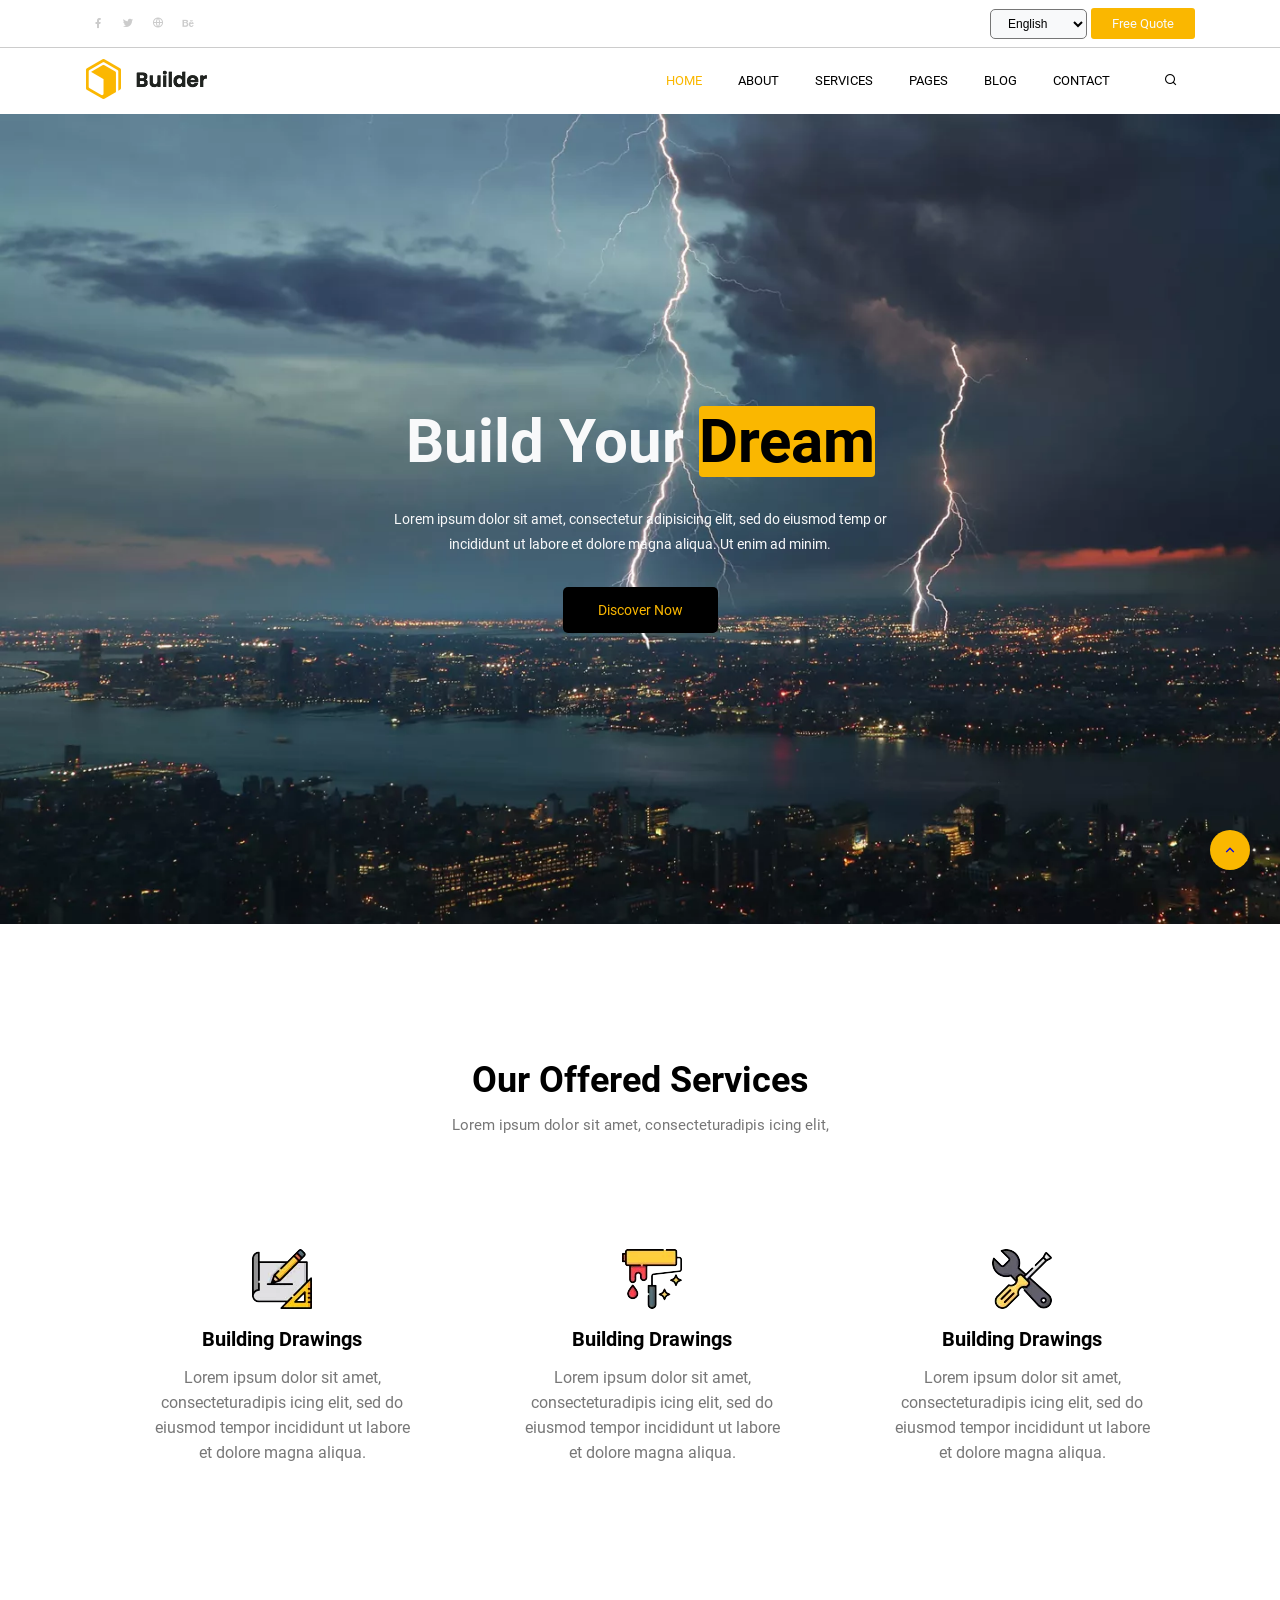
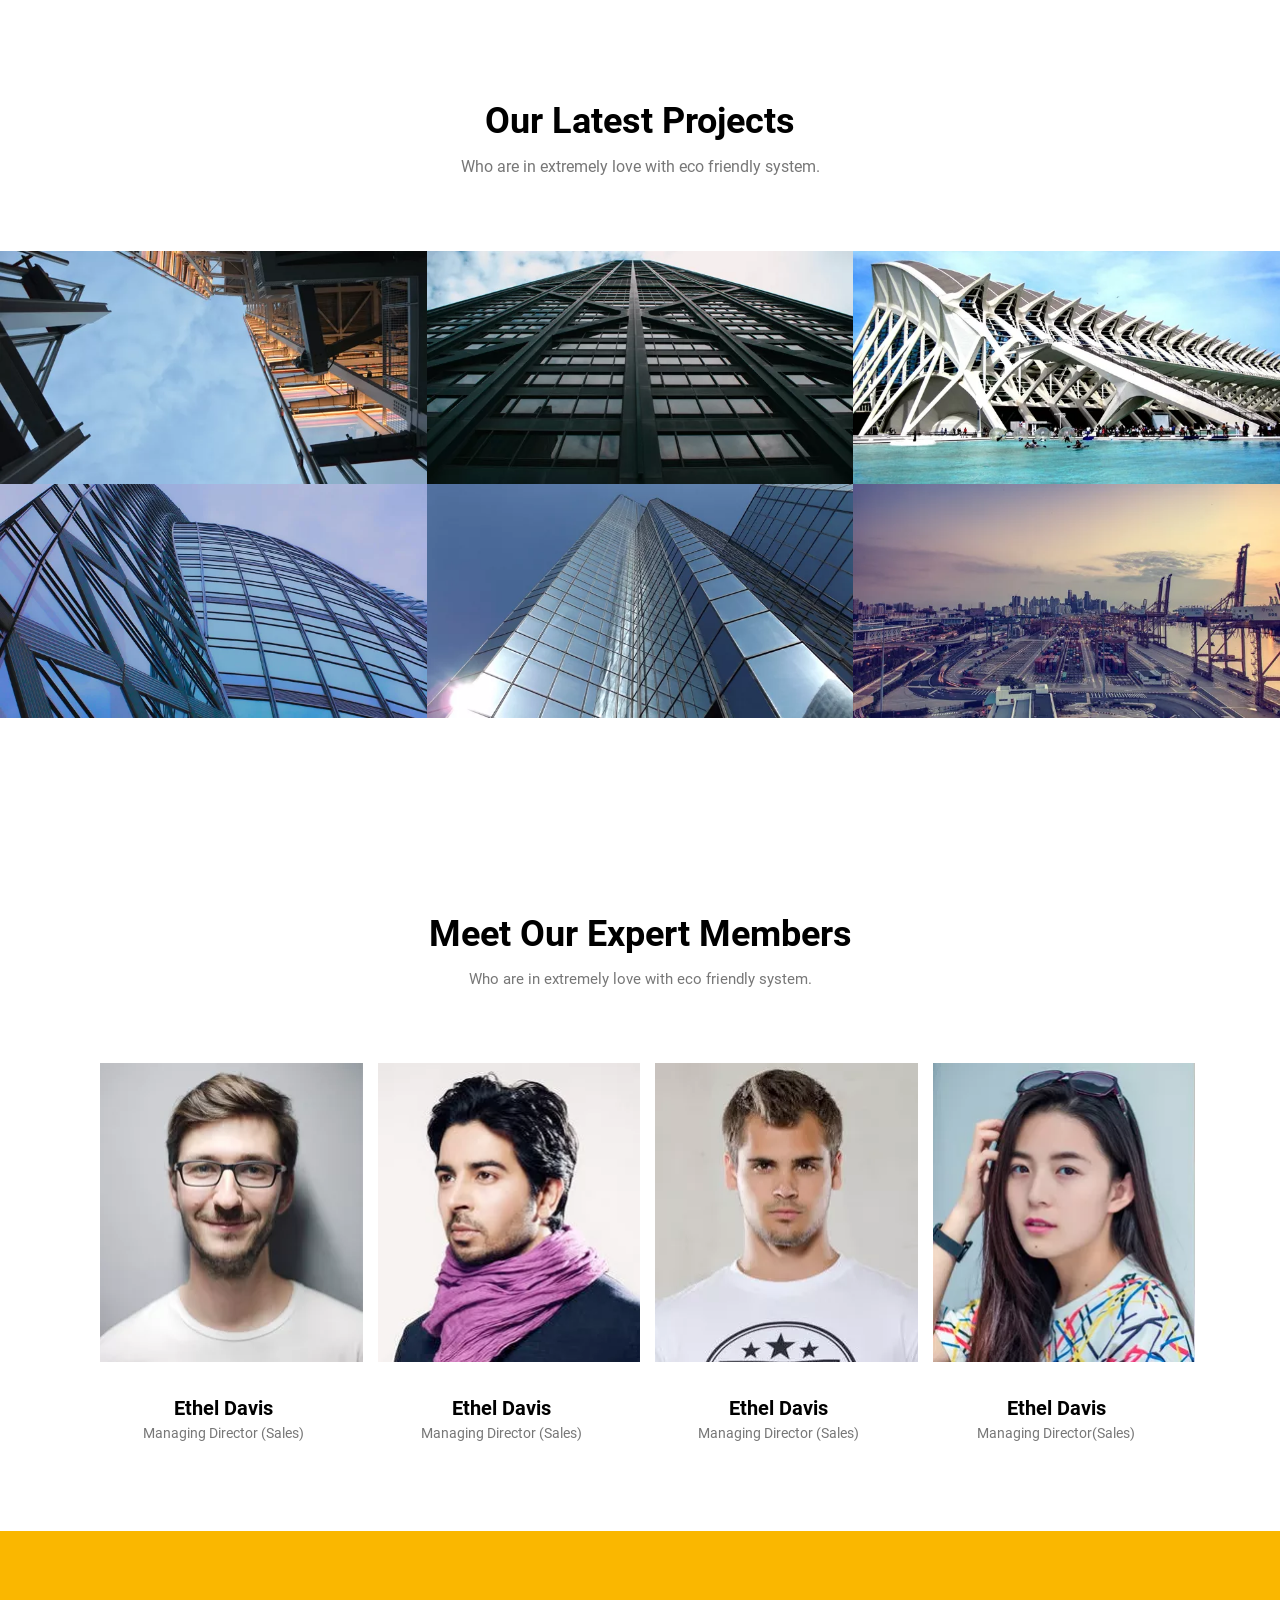
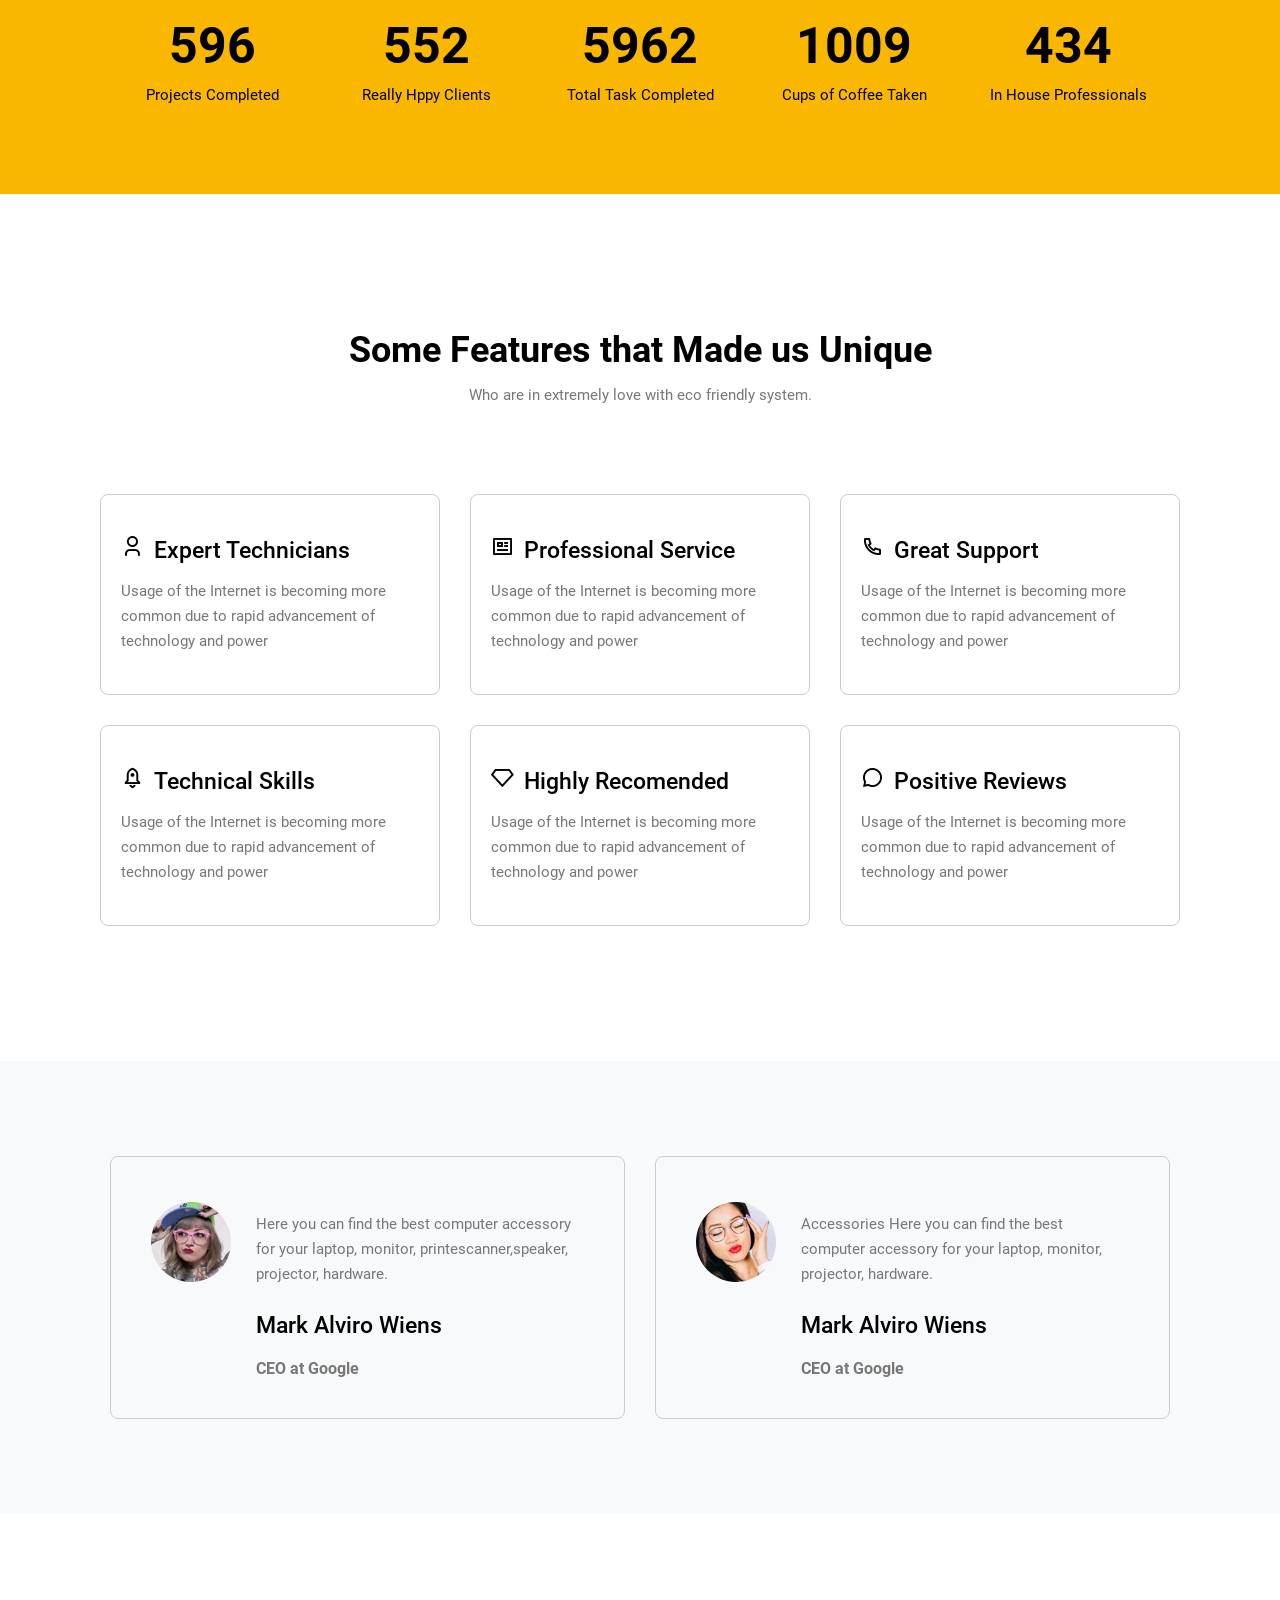
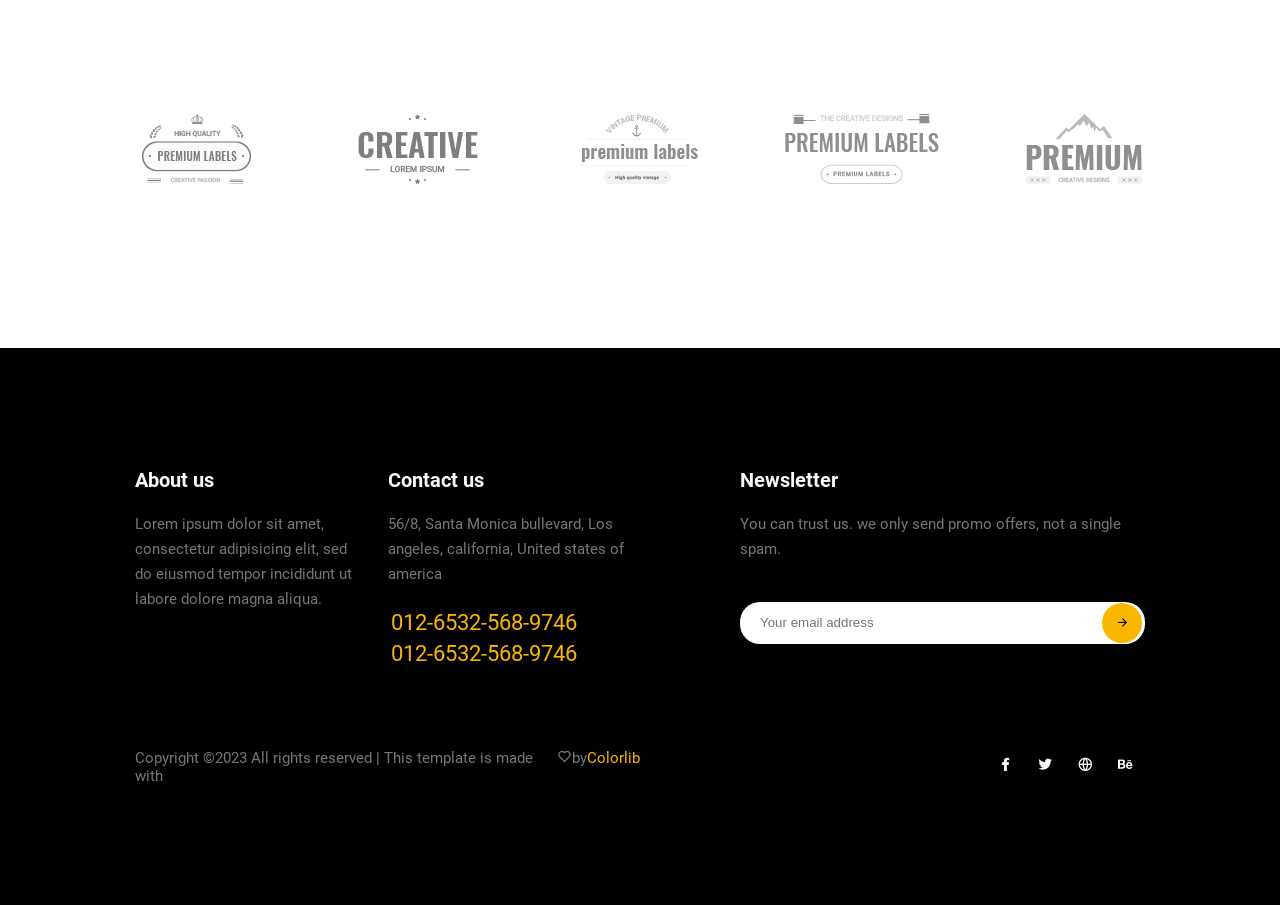
<file: portfolio/2653_akshar_Media Queries/2653_akshar_max_width_css/index.html>
<!DOCTYPE html>
<html>
<head>
    <meta charset="UTF-8">
    <meta name="viewport" content="width=device-width, initial-scale=1.0">
    <title>css project</title>
    <link rel="stylesheet" href="remix/remixicon.css" type="text/css" />
    <link rel="stylesheet" href="fonts/stylesheet.css" type="text/css" />
    <link rel="stylesheet" href="css/style.css" type="text/css"/>
    <link rel="stylesheet" href="css/max.css" type="text/css"/>
</head>

<body>

    <!-- topbar-start -->
    <div class="topbar">
        <div class="container">
            <div class="d-flex justify-between align-center">
                <div class="social">
                    <a href="javscript:void(0)"><i class="ri-facebook-fill"></i></a>
                    <a href="javscript:void(0)"><i class="ri-twitter-fill"></i></a>
                    <a href="javscript:void(0)"><i class="ri-global-line"></i></a>
                    <a href="javscript:void(0)"><i class="ri-behance-fill"></i></a>
                </div>
                <div>
                    <select class="lan">
                        <option>English</option>
                        <option>BANGLA</option>
                        <option>INDIAN</option>
                        <option>ANS</option>
                    </select>
                    <a class="btn" href="javscript:void(0)">Free Quote</a>
                </div>
            </div>
        </div>
    </div>
    <!-- topbar-end -->

    <!-- header-start> -->
    <header>
        <div class="container">
            <div class="d-flex justify-between align-center">
                <div>
                    <img src="images/logo.webp" type="logo" alt="logo">
                </div>
                <nav class="d-flex align-center">
                    <ul class="d-flex justify-between">
                        <li><a href="javscript:void(0)">HOME</a></li>
                        <li><a href="javscript:void(0)">ABOUT</a></li>
                        <li><a href="javscript:void(0)">SERVICES</a></li>
                        <li class="dropdown">
                            <a href="javscript:void(0)">PAGES</a>
                            <div class="dropdown-menu">
                                <ul>
                                    <li><a href="javscript:void(0)">PROJECTS</a></li>
                                    <li><a href="javscript:void(0)">ELEMENTS</a></li>
                                </ul>
                            </div>
                        </li>
                        <li class="dropdown">
                            <a href="javscript:void(0)">BLOG</a>
                            <div class="dropdown-menu">
                                <ul>
                                    <li><a href="javscript:void(0)">BLOG</a></li>
                                    <li><a href="javscript:void(0)">BLOG DETAILS</a></li>
                                </ul>
                            </div>
                        </li>
                        <li><a href="javscript:void(0)">CONTACT</a></li>
                        <li class="icon">
                            <a href="javscript:void(0)"><i class="ri-search-line"></i></a>
                        </li>
                    </ul>
                </nav>
                <a href="javscript:void(0)" class="toggle"><i class="ri-menu-line"></i></a>
            </div>
        </div>
    </header>
    <!-- header-end -->

    <main>
        <!-- banner-start -->
        <section class="banner">
            <div class="container">
                <div class="banner-content d-flex justify-center align-center   ">

                    <h1>Build Your<span>Dream</span></h1>
                    <p>Lorem ipsum dolor sit amet, consectetur adipisicing elit, sed do eiusmod temp or incididunt ut
                        labore et dolore magna aliqua. Ut enim ad minim.
                    </p>
                    <a href="javscript:void(0)" class="btn">Discover Now</a>
                </div>
            </div>
        </section>
        <!-- banner-end -->

        <!-- service-start -->
        <section class="py">
            <div class="container">
                <div class="services">
                    <div class="service-title text-center ">
                        <h2>Our Offered Services</h2>
                        <p>Lorem ipsum dolor sit amet, consecteturadipis icing elit,</p>
                    </div>
                </div>
                <div class="row">
                    <div class="w-3 w-md-2 w-xs-1 ">
                        <div class="service-itms text-center">
                            <div class="service-img">
                                <img src="images/s1.webp" title="s1" alt="s1"/>
                            </div>
                            <h3>Building Drawings</h3>
                            <p>Lorem ipsum dolor sit amet, consecteturadipis icing elit, sed do eiusmod tempor
                                incididunt ut labore et dolore magna aliqua.</p>
                        </div>
                    </div>
                    <div class="w-3 w-md-2 w-xs-1 ">
                        <div class="service-itms text-center">
                            <div class="service-img">
                                <img src="images/s2.webp" title="s2" alt="s2"/>
                            </div>
                            <h3>Building Drawings</h3>
                            <p>Lorem ipsum dolor sit amet, consecteturadipis icing elit, sed do eiusmod tempor
                                incididunt ut labore et dolore magna aliqua.</p>
                        </div>
                    </div>
                    <div class="w-3 w-md-2 w-xs-1 ">
                        <div class="service-itms text-center">
                            <div class="service-img">
                                <img src="images/s3.webp" title="s3" alt="s3"/>
                            </div>
                            <h3>Building Drawings</h3>
                            <p>Lorem ipsum dolor sit amet, consecteturadipis icing elit, sed do eiusmod tempor
                                incididunt ut labore et dolore magna aliqua.</p>
                        </div>
                    </div>
                </div>
            </div>
        </section>
        <!-- service-end -->

        <!-- project-strat -->
        <section class="py">
            <div class="contatainer">
                <div class="project-title text-center ">
                    <h2>Our Latest Projects</h2>
                    <p>Who are in extremely love with eco friendly system.</p>
                </div>
            </div>
            <div class="row">
                <div class="w-3 w-md-2 w-xs-1">
                    <div class="project-items">
                        <div class="project-overlay d-flex align-center">
                            <h4>Alex Complex for Residence</h4>
                            <p>LCD screens are uniquely modern in style, and the liquid crystals that make them work
                                have allowed humanity to create slimmer.</p>
                        </div>
                        <div class="projet-img">
                            <img src="images/p1.webp" title="p1" alt="p1">
                        </div>
                    </div>
                </div>
                <div class="w-3 w-md-2 w-xs-1">
                    <div class="project-items">
                        <div class="project-overlay d-flex align-center">
                            <h4>Alex Complex for Residence</h4>
                            <p>LCD screens are uniquely modern in style, and the liquid crystals that make them work
                                have allowed humanity to create slimmer.</p>
                        </div>
                        <div class="projet-img">
                            <img src="images/p2.webp" title="p2" alt="p2">
                        </div>
                    </div>
                </div>
                <div class="w-3 w-md-2 w-xs-1">
                    <div class="project-items">
                        <div class="project-overlay d-flex align-center">
                            <h4>Alex Complex for Residence</h4>
                            <p>LCD screens are uniquely modern in style, and the liquid crystals that make them work
                                have allowed humanity to create slimmer.</p>
                        </div>
                        <div class="projet-img">
                            <img src="images/p3.webp" title="p3" alt="p3">
                        </div>
                    </div>
                </div>
                <div class="w-3 w-md-2 w-xs-1">
                    <div class="project-items">
                        <div class="project-overlay d-flex align-center">
                            <h4>Alex Complex for Residence</h4>
                            <p>LCD screens are uniquely modern in style, and the liquid crystals that make them work
                                have allowed humanity to create slimmer.</p>
                        </div>
                        <div class="projet-img">
                            <img src="images/p4.webp" title="p4" alt="p4">
                        </div>
                    </div>
                </div>
                <div class="w-3 w-md-2 w-xs-1">
                    <div class="project-items">
                        <div class="project-overlay d-flex align-center">
                            <h4>Alex Complex for Residence</h4>
                            <p>LCD screens are uniquely modern in style, and the liquid crystals that make them work
                                have allowed humanity to create slimmer.</p>
                        </div>
                        <div class="projet-img">
                            <img src="images/p5.webp" title="p5" alt="p5">
                        </div>
                    </div>
                </div>
                <div class="w-3 w-md-2 w-xs-1">
                    <div class="project-items">
                        <div class="project-overlay d-flex align-center">
                            <h4>Alex Complex for Residence</h4>
                            <p>LCD screens are uniquely modern in style, and the liquid crystals that make them work
                                have allowed humanity to create slimmer.</p>
                        </div>
                        <div class="projet-img">
                            <img src="images/p6.webp" title="p6" alt="p6">
                        </div>
                    </div>
                </div>
            </div>
        </section>
        <!-- project-end -->

        <!-- tem-member-strat -->
        <section class="py">
            <div class="container">
                <div class=" tem-title text-center">
                    <h2>Meet Our Expert Members</h2>
                    <p>Who are in extremely love with eco friendly system.</p>
                </div>
                <div class="row">
                    <div class="w-4 w-md-2 w-xs-1">
                        <div class="tem-items">
                            <div class="tem-img">
                                <img src="images/m1.webp" title="m1" alt="m1" width="100%">
                                <div class="tem-overlay">
                                    <a href="javscript:void(0)"><i class="ri-facebook-fill"></i></a>
                                    <a href="javscript:void(0)"><i class="ri-twitter-line"></i></a>
                                    <a href="javscript:void(0)"><i class="ri-linkedin-fill"></i></a>
                                </div>
                            </div>
                            <div class="tem-contant text-center">
                                <h4>Ethel Davis</h4>
                                <p>Managing Director (Sales)</p>
                            </div>
                        </div>
                    </div>
                    <div class="w-4 w-md-2 w-xs-1">
                        <div class="tem-items">

                            <div class="tem-img">
                                <img src="images/m2.webp" title="m2" alt="m2" width="100%">
                                <div class="tem-overlay">
                                    <a href="javscript:void(0)"><i class="ri-facebook-fill"></i></a>
                                    <a href="javscript:void(0)"><i class="ri-twitter-line"></i></a>
                                    <a href="javscript:void(0)"><i class="ri-linkedin-fill"></i></a>
                                </div>
                            </div>
                            <div class="tem-contant text-center">
                                <h4>Ethel Davis</h4>
                                <p>Managing Director (Sales)</p>
                            </div>
                        </div>

                    </div>
                    <div class="w-4 w-md-2 w-xs-1">
                        <div class="tem-items">

                            <div class="tem-img">
                                <img src="images/m3.webp" title="m3" alt="m3" width="100%">
                                <div class="tem-overlay">
                                    <a href="javscript:void(0)"><i class="ri-facebook-fill"></i></a>
                                    <a href="javscript:void(0)"><i class="ri-twitter-line"></i></a>
                                    <a href="javscript:void(0)"><i class="ri-linkedin-fill"></i></a>
                                </div>
                            </div>
                            <div class="tem-contant text-center">
                                <h4>Ethel Davis</h4>
                                <p>Managing Director (Sales)</p>
                            </div>
                        </div>

                    </div>
                    <div class="w-4 w-md-2 w-xs-1">
                        <div class="tem-items">

                            <div class="tem-img">
                                <img src="images/m4.webp" title="m4" alt="m4" width="100%"> 
                                <div class="tem-overlay">
                                    <a href="javscript:void(0)"><i class="ri-facebook-fill"></i></a>
                                    <a href="javscript:void(0)"><i class="ri-twitter-line"></i></a>
                                    <a href="javscript:void(0)"><i class="ri-linkedin-fill"></i></a>
                                </div>
                            </div>
                            <div class="tem-contant text-center">
                                <h4>Ethel Davis</h4>
                                <p>Managing Director(Sales)</p>
                            </div>
                        </div>
                    </div>
                </div>
            </div>
            </div>
        </section>
        <!-- tem-member-end -->

        <!-- count-strat -->
        <section class="py count">
            <div class="container">
                <div class="row">
                    <div class="w-5 w-md-2 w-xs-1">
                        <div class="count-item">
                            <h4>596</h4>
                            <p>Projects Completed</p>
                        </div>
                    </div>
                    <div class="w-5 w-md-2 w-xs-1 ">
                        <div class="count-item">
                            <h4>552</h4>
                            <p>Really Hppy Clients</p>
                        </div>
                    </div>
                    <div class="w-5 w-md-2 w-xs-1 ">
                        <div class="count-item">
                            <h4>5962</h4>
                            <p>Total Task Completed</p>
                        </div>
                    </div>
                    <div class="w-5 w-md-2 w-xs-1 ">
                        <div class="count-item">
                            <h4>1009</h4>
                            <p>Cups of Coffee Taken</p>
                        </div>
                    </div>
                    <div class="w-5 w-md-2 w-xs-1 ">
                        <div class="count-item">
                            <h4>434</h4>
                            <p>In House Professionals</p>
                        </div>
                    </div>
                </div>
            </div>
        </section>
        <!-- count-end -->

        <!-- Features-start -->
        <section class="py">
            <div class="container">
                <div class="features-title text-center">
                    <h2>Some Features that Made us Unique</h2>
                    <p>Who are in extremely love with eco friendly system.</p>
                </div>
                <div class="row">
                    <div class="w-3 w-md-2 w-xs-1 ">
                        <div class="featurse-items">
                            <h3><i class="ri-user-3-line"></i>Expert Technicians</h3>
                            <p>Usage of the Internet is becoming more common due to rapid advancement of technology and
                                power</p>
                        </div>
                    </div>
                    <div class="w-3 w-md-2 w-xs-1 ">
                        <div class="featurse-items">
                            <h3><i class="ri-profile-line"></i>Professional Service</h3>
                            <p>Usage of the Internet is becoming more common due to rapid advancement of technology and
                                power</p>
                        </div>
                    </div>

                    <div class="w-3 w-md-2 w-xs-1 ">
                        <div class="featurse-items">
                            <h3><i class="ri-phone-line"></i>Great Support</h3>
                            <p>Usage of the Internet is becoming more common due to rapid advancement of technology and
                                power</p>
                        </div>
                    </div>

                    <div class="w-3 w-md-2 w-xs-1 ">
                        <div class="featurse-items">
                            <h3><i class="ri-rocket-2-line"></i>Technical Skills</h3>
                            <p>Usage of the Internet is becoming more common due to rapid advancement of technology and
                                power</p>
                        </div>
                    </div>

                    <div class="w-3 w-md-2 w-xs-1 ">
                        <div class="featurse-items">
                            <h3><i class="ri-vip-diamond-line"></i>Highly Recomended</h3>
                            <p>Usage of the Internet is becoming more common due to rapid advancement of technology and
                                power</p>
                        </div>
                    </div>

                    <div class="w-3 w-md-2 w-xs-1 ">
                        <div class="featurse-items">
                            <h3><i class="ri-chat-3-line"></i>Positive Reviews</h3>
                            <p>Usage of the Internet is becoming more common due to rapid advancement of technology and
                                power</p>
                        </div>
                    </div>
                </div>
            </div>
        </section>
        <!-- Features-end -->

        <!-- Reviews-start -->
        <section class="py">
            <div class="Reviews">
                <div class="container">
                    <div class="row">
                        <div class="w-2 w-md-1 ">
                            <div class="reviews-items">
                                <div class="reviews-items-img">
                                    <img src="images/r1.webp" title="r1" alt="r1"/>
                                </div>
                                <div class="reviews-contain">
                                    <p> Here you can find the best computer accessory for your laptop, monitor,
                                        printescanner,speaker,
                                        projector, hardware.</p>
                                    <h3>Mark Alviro Wiens</h3>
                                    <h4>CEO at Google</h4>
                                </div>
                                
                            </div>
                        </div>
                        <div class="w-2 w-md-1">
                            <div class="reviews-items">
                                <div class="reviews-items-img">
                                    <img src="images/r2.webp" title="r2" alt="r2"/>
                                </div>
                                <div class="reviews-contain">
                                    <p>Accessories Here you can find the best computer accessory for your laptop, monitor,
                                        projector, hardware.</p>
                                    <h3>Mark Alviro Wiens</h3>
                                    <h4>CEO at Google</h4>
                                </div>
                                 
                            </div>
                        </div>
                    </div>
                </div>
            </div>
        </section>
        <!-- Reviews-end -->

        <!-- company-logo-start -->
        <section class="py">
            <div class="container">
                <div class="row">
                    <div class="w-5 w-md-2 w-xs-1 ">
                        <div class="compny-logo">
                            <div class="compny-logo-img">
                                <img src="images/l1.webp" title="l1" alt="l1" />
                            </div>
                        </div>
                    </div>
                    <div class="w-5 w-md-2 w-xs-1 ">
                        <div class="compny-logo">
                            <div class="compny-logo-img">
                                <img src="images/l2.webp" title="l2" alt="l2" />
                            </div>
                        </div>
                    </div>
                    <div class="w-5 w-md-2 w-xs-1 ">
                        <div class="compny-logo">
                            <div class="compny-logo-img">
                                <img src="images/l3.webp" title="l3" alt="l3" />
                            </div>
                        </div>
                    </div>
                    <div class="w-5 w-md-2 w-xs-1 ">
                        <div class="compny-logo">
                            <div class="compny-logo-img">
                                <img src="images/l4.webp" title="l4" alt="l4" />
                            </div>
                        </div>
                    </div>
                    <div class="w-5 w-md-2 w-xs-1 ">
                        <div class="compny-logo">
                            <div class="compny-logo-img">
                                <img src="images/l5.webp" title="l5" alt="l5" />
                            </div>
                        </div>
                    </div>
                </div>
            </div>
        </section>
        <!-- company-logo-end -->
    </main>
    <!-- footer-start -->
    <footer>
        <div class="container">
            <div class="row">
                <div class="w-2 w-md-1">
                    <div class="row">
                        <div class="w-2 w-xs-1">
                            <div class="footer-1">
                                <h3>About us</h3>
                                <p>Lorem ipsum dolor sit amet, consectetur adipisicing elit, sed do eiusmod tempor
                                    incididunt ut labore dolore magna aliqua.</p>
                            </div>
                        </div>
                        <div class="w-2 w-xs-1">
                            <div class="footer-2">
                                <h3>Contact us</h3>
                                <p>56/8, Santa Monica bullevard, Los angeles, california, United states of america</p>
                                <a href="tel:012-6532-568-9746">012-6532-568-9746</a>
                                <a href="tel:012-6532-568-9746">012-6532-568-9746</a>
                            </div>
                        </div>
                    </div>
                </div>
                <div class="w-2 w-md-1">
                    <div class="footer-3">
                        <h3>Newsletter</h3>
                        <p>You can trust us. we only send promo offers, not a single spam.</p>
                        <form class="contact-form">
                            <input type="text" placeholder="Your email address">
                            <button type="button"><i class="ri-arrow-right-line"></i></button>
                        </form>
                    </div>
                </div>
            </div>
            <div class="row">
                <div class="w-2 w-md-1">
                    <div class="copy-1">
                        <p class="d-flex">Copyright ©2023 All rights reserved | This template is made with
                            <i class="ri-heart-line"></i> by <a href="javscript:void(0)"> Colorlib</a>
                        </p>
                    </div>
                </div>
                <div class="w-2 w-md-1">
                    <div class="copy-2">
                        <a href="javscript:void(0)"><i class="ri-facebook-fill"></i></a>
                        <a href="javscript:void(0)"><i class="ri-twitter-fill"></i></a>
                        <a href="javscript:void(0)"><i class="ri-global-line"></i></a>
                        <a href="javscript:void(0)"><i class="ri-behance-fill"></i></a>
                    </div>
                </div>
            </div>
        </div>
    </footer>
    <!-- footer-end -->

    <div class="end-btn">
        <a href="#"><i class="ri-arrow-up-s-line"></i></a>
    </div>

</body>

</html>
</file>
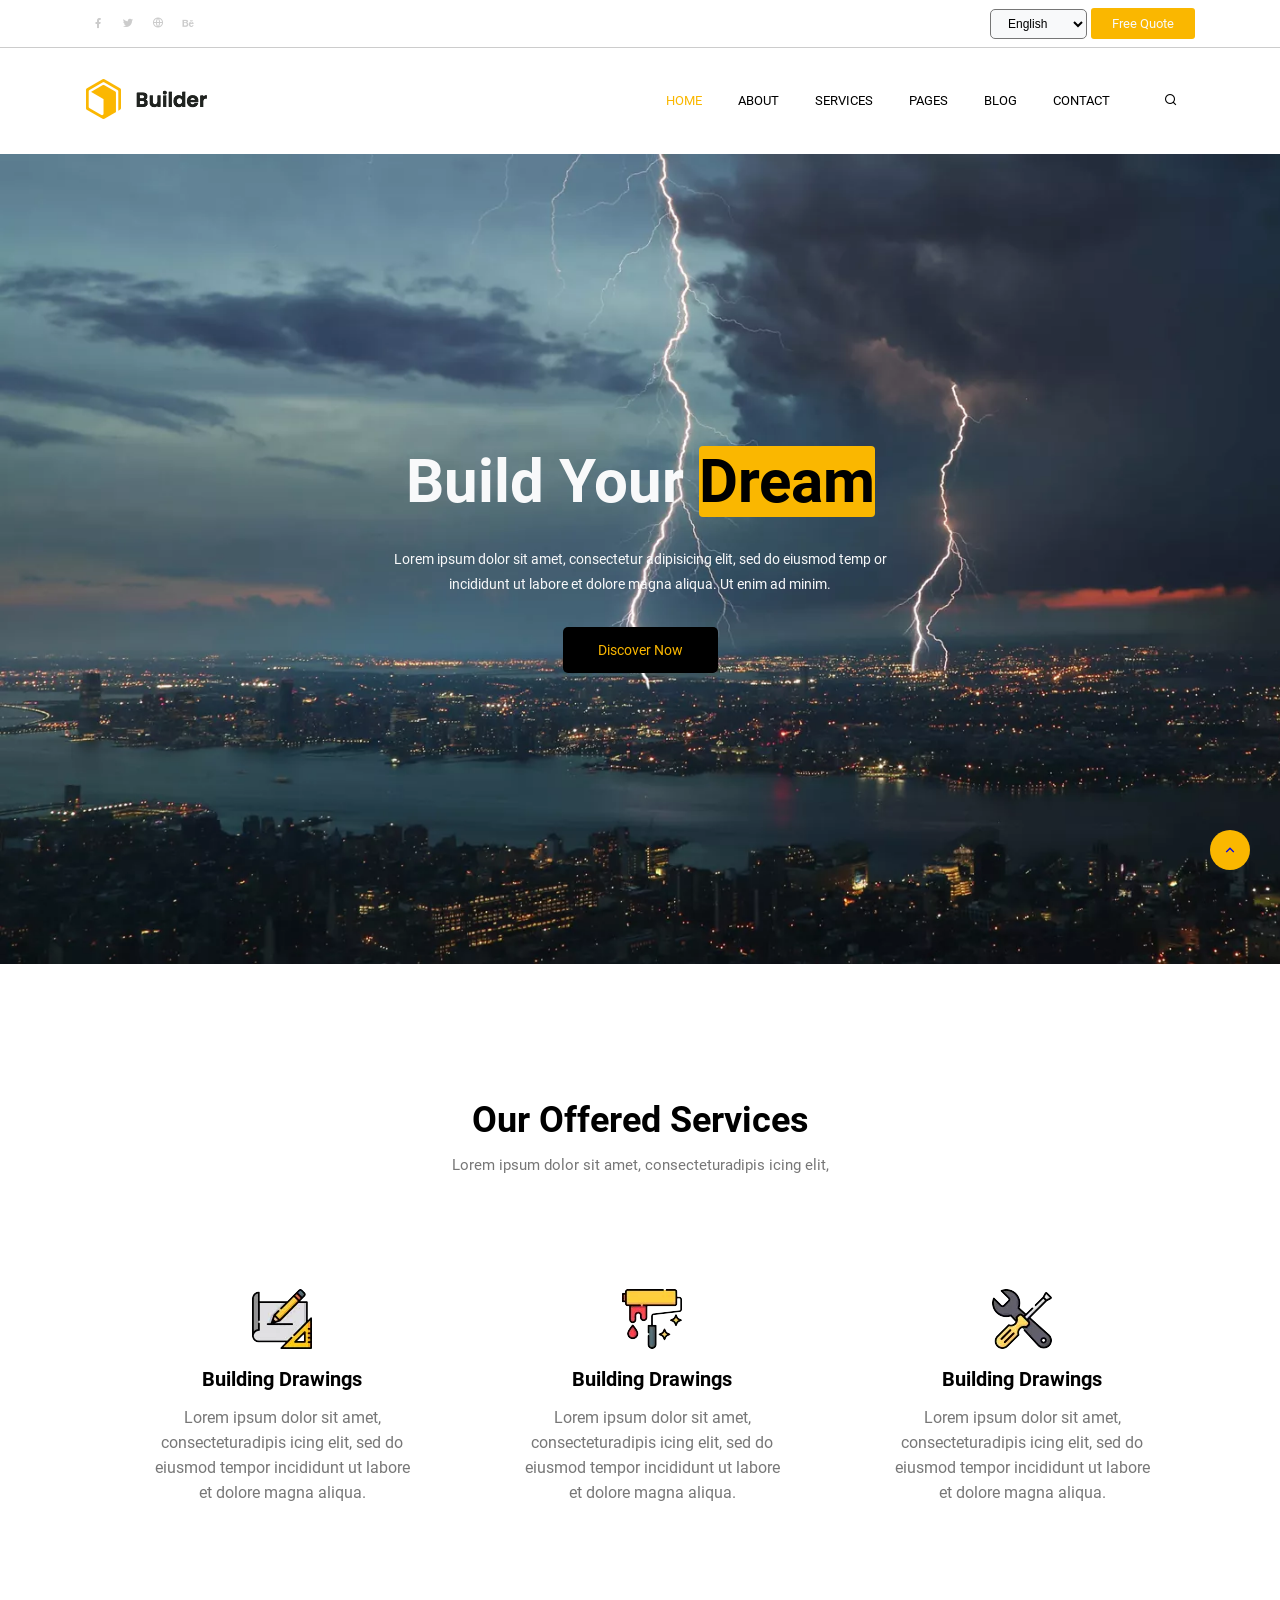
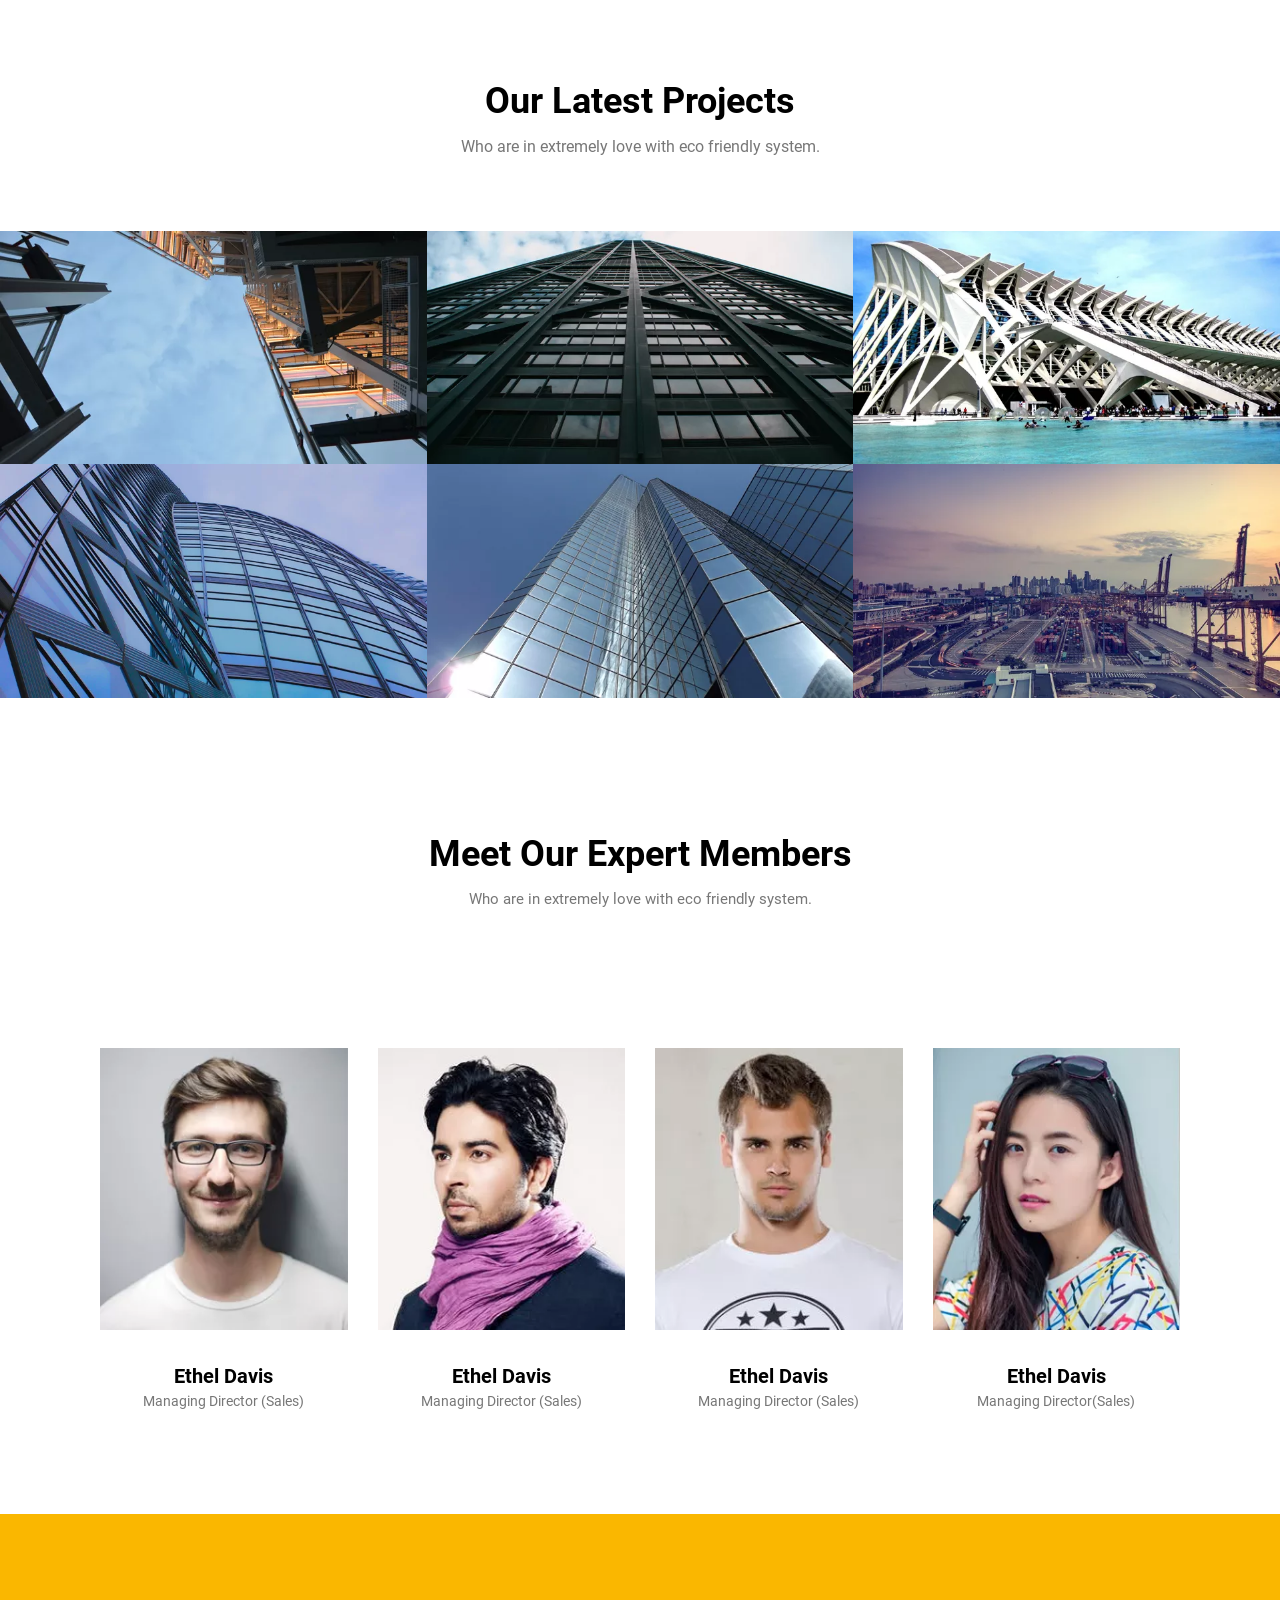
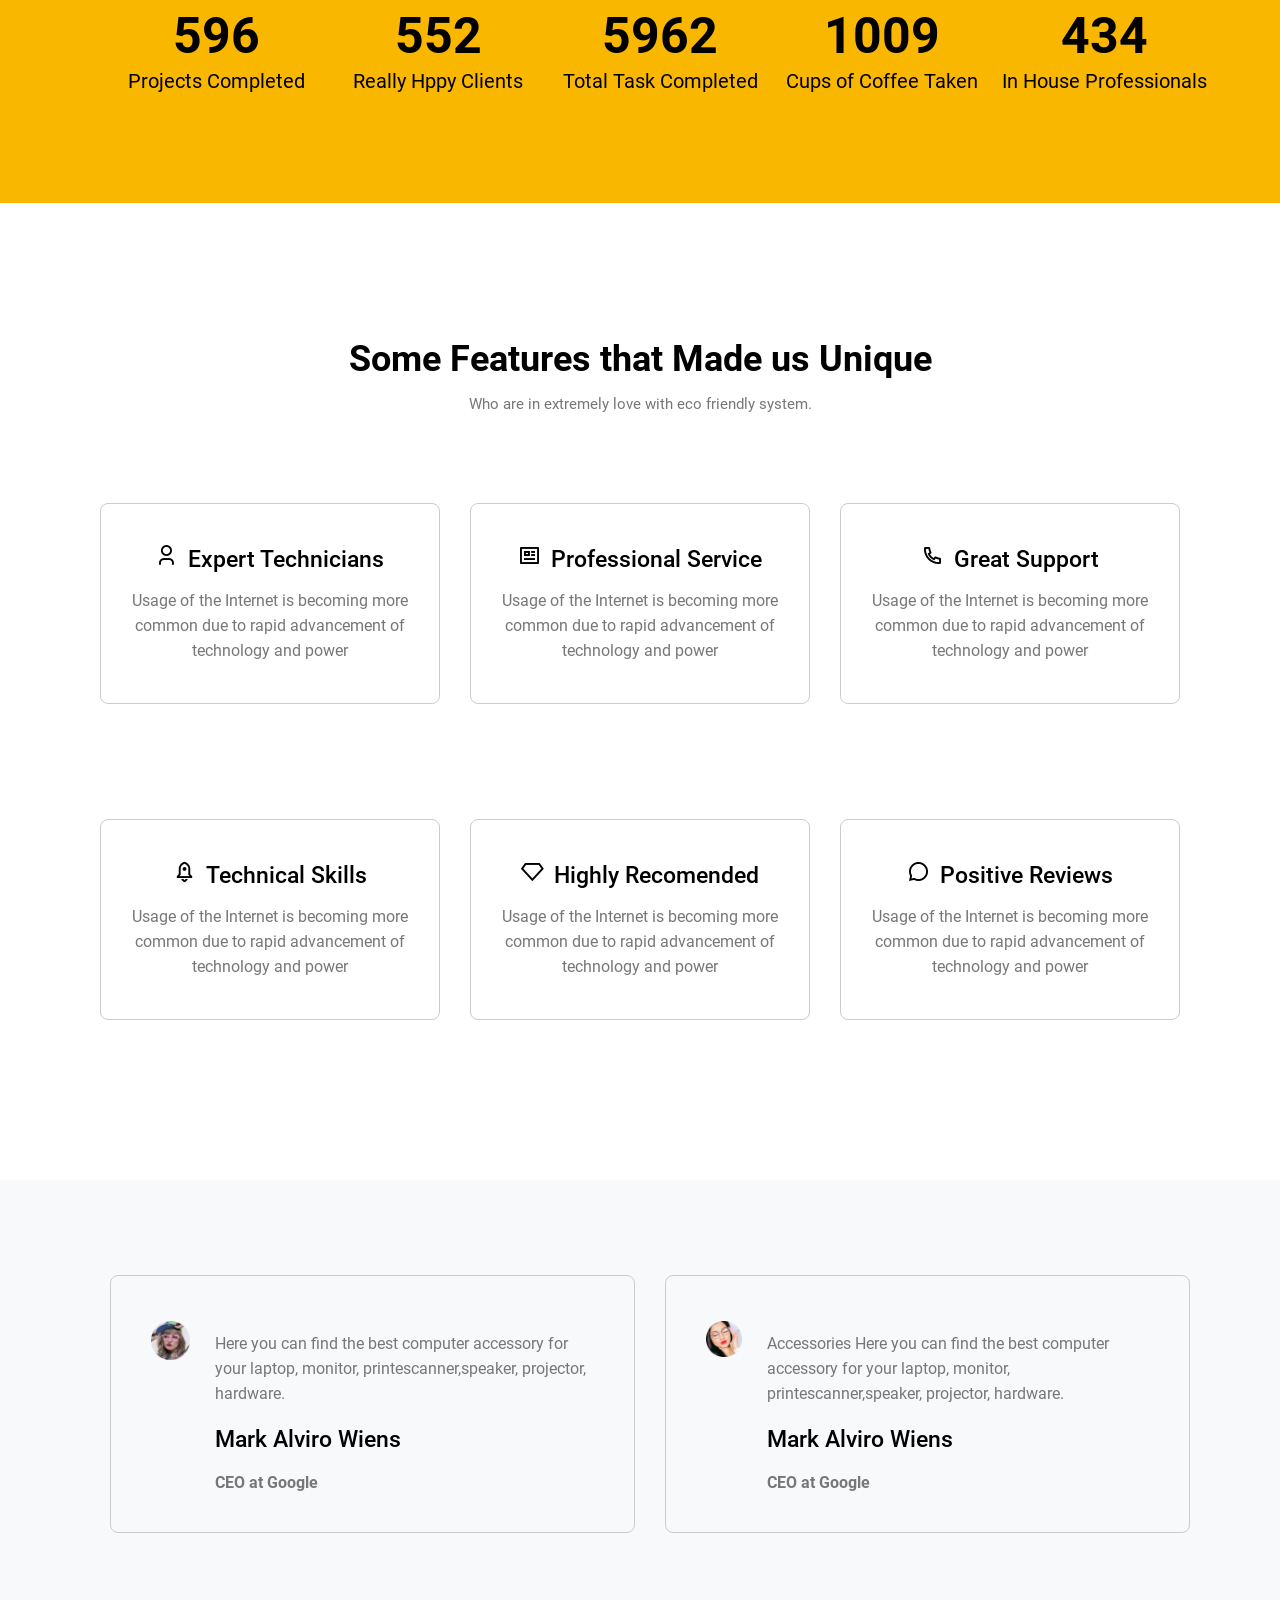
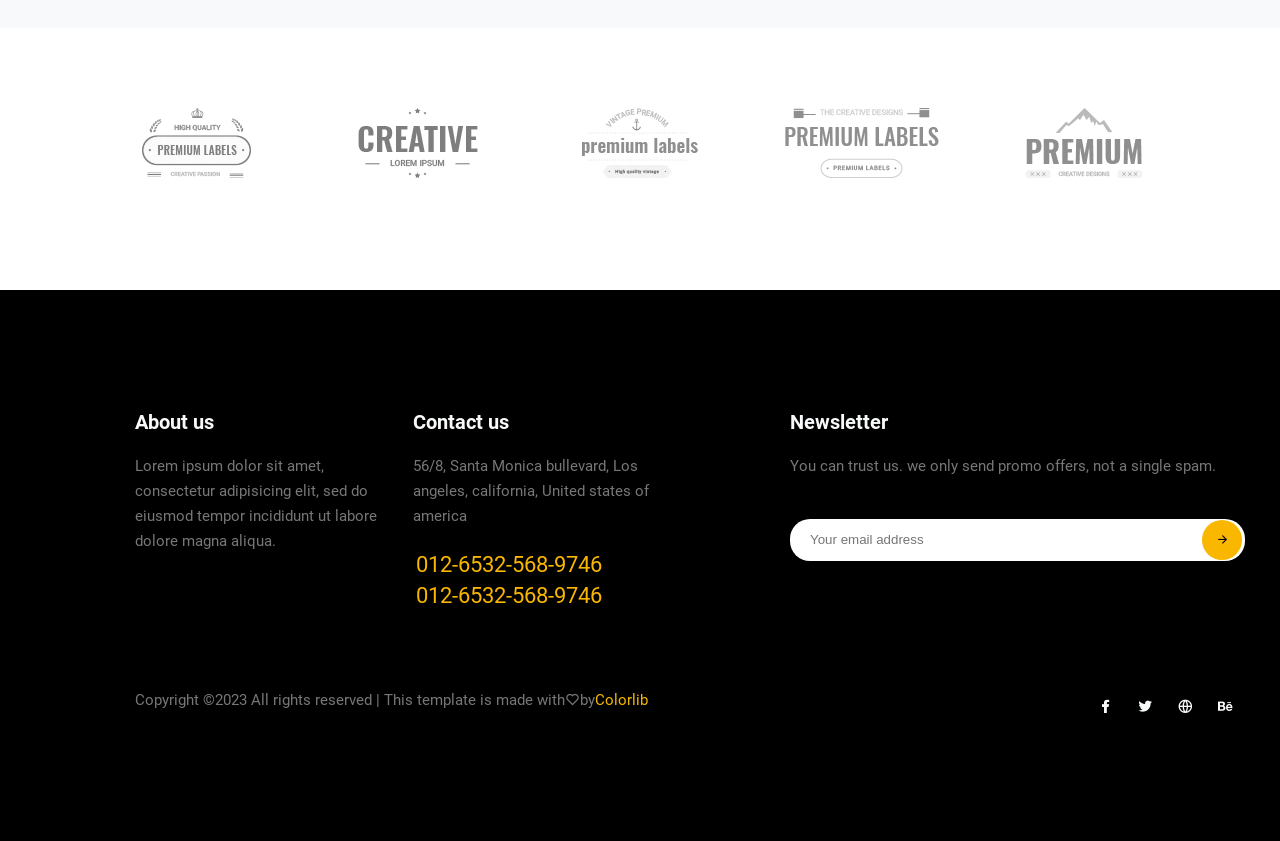
<file: portfolio/2653_akshar_Media Queries/2653_akshar_min__width_css/index.html>
<!DOCTYPE html>
<html>
<head>
    <meta charset="UTF-8">
    <meta name="viewport" content="width=device-width, initial-scale=1.0">
    <title>css project</title>
    <link rel="stylesheet" href="remix/remixicon.css" type="text/css" />
    <link rel="stylesheet" href="fonts/stylesheet.css" type="text/css" />
    <link rel="stylesheet" href="css/style.css" type="text/css"/>
    <link rel="stylesheet" href="css/min.css" type="text/css"/>
</head>

<body>

    <!-- topbar-start -->
    <div class="topbar">
        <div class="container">
            <div class="d-flex justify-between align-center">
                <div class="social">
                    <a href="javscript:void(0)"><i class="ri-facebook-fill"></i></a>
                    <a href="javscript:void(0)"><i class="ri-twitter-fill"></i></a>
                    <a href="javscript:void(0)"><i class="ri-global-line"></i></a>
                    <a href="javscript:void(0)"><i class="ri-behance-fill"></i></a>
                </div>
                <div>
                    <select class="lan">
                        <option>English</option>
                        <option>BANGLA</option>
                        <option>INDIAN</option>
                        <option>ANS</option>
                    </select>
                    <a class="btn" href="javscript:void(0)">Free Quote</a>
                </div>
            </div>
        </div>
    </div>
    <!-- topbar-end -->

    <!-- header-start> -->
    <header>
        <div class="container">
            <div class="d-flex justify-between align-center">
                <div>
                    <img src="images/logo.webp" type="logo" alt="logo">
                </div>
                <nav>
                    <ul class="d-flex justify-between">
                        <li><a href="javscript:void(0)">HOME</a></li>
                        <li><a href="javscript:void(0)">ABOUT</a></li>
                        <li><a href="javscript:void(0)">SERVICES</a></li>
                        <li class="dropdown">
                            <a href="javscript:void(0)">PAGES</a>
                            <div class="dropdown-menu">
                                <ul>
                                    <li><a href="javscript:void(0)">PROJECTS</a></li>
                                    <li><a href="javscript:void(0)">ELEMENTS</a></li>
                                </ul>
                            </div>
                        </li>
                        <li class="dropdown">
                            <a href="javscript:void(0)">BLOG</a>
                            <div class="dropdown-menu">
                                <ul>
                                    <li><a href="javscript:void(0)">BLOG</a></li>
                                    <li><a href="javscript:void(0)">BLOG DETAILS</a></li>
                                </ul>
                            </div>
                        </li>
                        <li><a href="javscript:void(0)">CONTACT</a></li>
                        <li class="icon">
                            <a href="javscript:void(0)"><i class="ri-search-line"></i></a>
                        </li>
                    </ul>
                </nav>
            </div>
        </div>
    </header>
    <!-- header-end -->

    <main>
        <!-- banner-start -->
        <section class="banner">
            <div class="container">
                <div class="banner-content d-flex justify-center align-center">

                    <h1>Build Your<span>Dream</span></h1>
                    <p>Lorem ipsum dolor sit amet, consectetur adipisicing elit, sed do eiusmod temp or incididunt ut
                        labore et dolore magna aliqua. Ut enim ad minim.
                    </p>
                    <a href="javscript:void(0)" class="btn">Discover Now</a>
                </div>
            </div>

        </section>
        <!-- banner-end -->

        <!-- service-start -->
        <section class="py">
            <div class="container">
                <div class="services">
                    <div class="service-title text-center ">
                        <h2>Our Offered Services</h2>
                        <p>Lorem ipsum dolor sit amet, consecteturadipis icing elit,</p>
                    </div>
                </div>
                <div class="row">
                    <div class="w-xs-1 w-sm-1 w-lg-2 w-xl-3">
                        <div class="service-itms text-center">
                            <div class="service-img">
                                <img src="images/s1.webp" title="s1" alt="s1" />
                            </div>
                            <h3>Building Drawings</h3>
                            <p>Lorem ipsum dolor sit amet, consecteturadipis icing elit, sed do eiusmod tempor
                                incididunt ut labore et dolore magna aliqua.</p>
                        </div>
                    </div>
                    <div class="w-xs-1 w-sm-1 w-lg-2 w-xl-3">
                        <div class="service-itms text-center">
                            <div class="service-img">
                                <img src="images/s2.webp" title="s2" alt="s2" />
                            </div>
                            <h3>Building Drawings</h3>
                            <p>Lorem ipsum dolor sit amet, consecteturadipis icing elit, sed do eiusmod tempor
                                incididunt ut labore et dolore magna aliqua.</p>
                        </div>
                    </div>
                    <div class="w-xs-1 w-sm-1 w-lg-2 w-xl-3">
                        <div class="service-itms text-center">
                            <div class="service-img">
                                <img src="images/s3.webp" title="s3" alt="s3" />
                            </div>
                            <h3>Building Drawings</h3>
                            <p>Lorem ipsum dolor sit amet, consecteturadipis icing elit, sed do eiusmod tempor
                                incididunt ut labore et dolore magna aliqua.</p>
                        </div>
                    </div>
                </div>
            </div>
        </section>
        <!-- service-end -->

        <!-- project-strat -->
        <section>
            <div class="contatainer">
                <div class="project-title text-center ">
                    <h2>Our Latest Projects</h2>
                    <p>Who are in extremely love with eco friendly system.</p>
                </div>
            </div>
            <div class="row">
                <div class="w-xs-1 w-sm-1 w-md-2 w-xl-3">
                    <div class="project-items">
                        <div class="project-overlay d-flex align-center">
                            <h4>Alex Complex for Residence</h4>
                            <p>LCD screens are uniquely modern in style, and the liquid crystals that make them work
                                have allowed humanity to create slimmer.</p>
                        </div>
                        <div class="projet-img">
                            <img src="images/p1.webp" title="p1" alt="p1">
                        </div>
                    </div>
                </div>
                <div class="w-xs-1 w-sm-1 w-md-2 w-xl-3">
                    <div class="project-items">
                        <div class="project-overlay d-flex align-center">
                            <h4>Alex Complex for Residence</h4>
                            <p>LCD screens are uniquely modern in style, and the liquid crystals that make them work
                                have allowed humanity to create slimmer.</p>
                        </div>
                        <div class="projet-img">
                            <img src="images/p2.webp" title="p2" alt="p2">
                        </div>
                    </div>
                </div>
                <div class="w-xs-1 w-sm-1 w-md-2 w-xl-3">
                    <div class="project-items">
                        <div class="project-overlay d-flex align-center">
                            <h4>Alex Complex for Residence</h4>
                            <p>LCD screens are uniquely modern in style, and the liquid crystals that make them work
                                have allowed humanity to create slimmer.</p>
                        </div>
                        <div class="projet-img">
                            <img src="images/p3.webp" title="p3" alt="p3">
                        </div>
                    </div>
                </div>
                <div class="w-xs-1 w-sm-1 w-md-2 w-xl-3">
                    <div class="project-items">
                        <div class="project-overlay d-flex align-center">
                            <h4>Alex Complex for Residence</h4>
                            <p>LCD screens are uniquely modern in style, and the liquid crystals that make them work
                                have allowed humanity to create slimmer.</p>
                        </div>
                        <div class="projet-img">
                            <img src="images/p4.webp" title="p4" alt="p4">
                        </div>
                    </div>
                </div>
                <div class="w-xs-1 w-sm-1 w-md-2 w-xl-3">
                    <div class="project-items">
                        <div class="project-overlay d-flex align-center">
                            <h4>Alex Complex for Residence</h4>
                            <p>LCD screens are uniquely modern in style, and the liquid crystals that make them work
                                have allowed humanity to create slimmer.</p>
                        </div>
                        <div class="projet-img">
                            <img src="images/p5.webp" title="p5" alt="p5">
                        </div>
                    </div>
                </div>
                <div class="w-xs-1 w-sm-1 w-md-2 w-xl-3">
                    <div class="project-items">
                        <div class="project-overlay d-flex align-center">
                            <h4>Alex Complex for Residence</h4>
                            <p>LCD screens are uniquely modern in style, and the liquid crystals that make them work
                                have allowed humanity to create slimmer.</p>
                        </div>
                        <div class="projet-img">
                            <img src="images/p6.webp" title="p6" alt="p6">
                        </div>
                    </div>
                </div>
            </div>
        </section>
        <!-- project-end -->

        <!-- tem-member-strat -->
        <section class="py">
            <div class="container">
                <div class=" tem-title text-center">
                    <h2>Meet Our Expert Members</h2>
                    <p>Who are in extremely love with eco friendly system.</p>
                </div>
                <div class="row">
                    <div class="w-xs-1 w-sm-1 w-md-2 w-lg-3 w-xl-4">
                        <div class="tem-items">
                            <div class="tem-img">
                                <img src="images/m1.webp" title="m1" alt="m1">
                                <div class="tem-overlay">
                                    <a href="javscript:void(0)"><i class="ri-facebook-fill"></i></a>
                                    <a href="javscript:void(0)"><i class="ri-twitter-line"></i></a>
                                    <a href="javscript:void(0)"><i class="ri-linkedin-fill"></i></a>
                                </div>
                            </div>
                            <div class="tem-contant text-center">
                                <h4>Ethel Davis</h4>
                                <p>Managing Director (Sales)</p>
                            </div>
                        </div>
                    </div>
                    <div class="w-xs-1 w-sm-1 w-md-2 w-lg-3 w-xl-4">
                        <div class="tem-items">

                            <div class="tem-img">
                                <img src="images/m2.webp" title="m2" alt="m2">
                                <div class="tem-overlay">
                                    <a href="javscript:void(0)"><i class="ri-facebook-fill"></i></a>
                                    <a href="javscript:void(0)"><i class="ri-twitter-line"></i></a>
                                    <a href="javscript:void(0)"><i class="ri-linkedin-fill"></i></a>
                                </div>
                            </div>
                            <div class="tem-contant text-center">
                                <h4>Ethel Davis</h4>
                                <p>Managing Director (Sales)</p>
                            </div>
                        </div>

                    </div>
                    <div class="w-xs-1 w-sm-1 w-md-2 w-lg-3 w-xl-4">
                        <div class="tem-items">

                            <div class="tem-img">
                                <img src="images/m3.webp" title="m3" alt="m3">
                                <div class="tem-overlay">
                                    <a href="javscript:void(0)"><i class="ri-facebook-fill"></i></a>
                                    <a href="javscript:void(0)"><i class="ri-twitter-line"></i></a>
                                    <a href="javscript:void(0)"><i class="ri-linkedin-fill"></i></a>
                                </div>
                            </div>
                            <div class="tem-contant text-center">
                                <h4>Ethel Davis</h4>
                                <p>Managing Director (Sales)</p>
                            </div>
                        </div>

                    </div>
                    <div class="w-xs-1 w-sm-1 w-md-2 w-lg-3 w-xl-4">
                        <div class="tem-items">

                            <div class="tem-img">
                                <img src="images/m4.webp" title="m4" alt="m4">
                                <div class="tem-overlay">
                                    <a href="javscript:void(0)"><i class="ri-facebook-fill"></i></a>
                                    <a href="javscript:void(0)"><i class="ri-twitter-line"></i></a>
                                    <a href="javscript:void(0)"><i class="ri-linkedin-fill"></i></a>
                                </div>
                            </div>
                            <div class="tem-contant text-center">
                                <h4>Ethel Davis</h4>
                                <p>Managing Director(Sales)</p>
                            </div>
                        </div>
                    </div>
                </div>
            </div>
            </div>
        </section>
        <!-- tem-member-end -->

        <!-- count-strat -->
        <section class="py count">
            <div class="container">
                <div class="row">
                    <div class="w-xs-1 w-sm-1 w-md-2 w-lg-3 w-xl-5">
                        <div class="count-item">
                            <h4>596</h4>
                            <p>Projects Completed</p>
                        </div>
                    </div>
                    <div class="w-xs-1 w-sm-1 w-md-2 w-lg-3 w-xl-5">
                        <div class="count-item">
                            <h4>552</h4>
                            <p>Really Hppy Clients</p>
                        </div>
                    </div>
                    <div class="w-xs-1 w-sm-1 w-md-2 w-lg-3 w-xl-5">
                        <div class="count-item">
                            <h4>5962</h4>
                            <p>Total Task Completed</p>
                        </div>
                    </div>
                    <div class="w-xs-1 w-sm-1 w-md-2 w-lg-3 w-xl-5">
                        <div class="count-item">
                            <h4>1009</h4>
                            <p>Cups of Coffee Taken</p>
                        </div>
                    </div>
                    <div class="w-xs-1 w-sm-1 w-md-2 w-lg-3 w-xl-5">
                        <div class="count-item">
                            <h4>434</h4>
                            <p>In House Professionals</p>
                        </div>
                    </div>
                </div>
            </div>
        </section>
        <!-- count-end -->

        <!-- Features-start -->
        <section class="py">
            <div class="container">
                <div class="features-title text-center">
                    <h2>Some Features that Made us Unique</h2>
                    <p>Who are in extremely love with eco friendly system.</p>
                </div>
                <div class="row">
                    <div class="w-xs-1 w-sm-1 w-lg-2 w-xl-3">
                        <div class="featurse-items">
                            <h3><i class="ri-user-3-line"></i>Expert Technicians</h3>
                            <p>Usage of the Internet is becoming more common due to rapid advancement of technology and
                                power</p>
                        </div>
                    </div>
                    <div class="w-xs-1 w-sm-1 w-lg-2 w-xl-3">
                        <div class="featurse-items">
                            <h3><i class="ri-profile-line"></i>Professional Service</h3>
                            <p>Usage of the Internet is becoming more common due to rapid advancement of technology and
                                power</p>
                        </div>
                    </div>

                    <div class="w-xs-1 w-sm-1 w-lg-2 w-xl-3">
                        <div class="featurse-items">
                            <h3><i class="ri-phone-line"></i>Great Support</h3>
                            <p>Usage of the Internet is becoming more common due to rapid advancement of technology and
                                power</p>
                        </div>
                    </div>

                    <div class="w-xs-1 w-sm-1 w-lg-2 w-xl-3">
                        <div class="featurse-items">
                            <h3><i class="ri-rocket-2-line"></i>Technical Skills</h3>
                            <p>Usage of the Internet is becoming more common due to rapid advancement of technology and
                                power</p>
                        </div>
                    </div>

                    <div class="w-xs-1 w-sm-1 w-lg-2 w-xl-3">
                        <div class="featurse-items">
                            <h3><i class="ri-vip-diamond-line"></i>Highly Recomended</h3>
                            <p>Usage of the Internet is becoming more common due to rapid advancement of technology and
                                power</p>
                        </div>
                    </div>

                    <div class="w-xs-1 w-sm-1 w-lg-2 w-xl-3">
                        <div class="featurse-items">
                            <h3><i class="ri-chat-3-line"></i>Positive Reviews</h3>
                            <p>Usage of the Internet is becoming more common due to rapid advancement of technology and
                                power</p>
                        </div>
                    </div>
                </div>
            </div>
        </section>
        <!-- Features-end -->

        <!-- Reviews-start -->
        <section>
            <div class="Reviews">
                <div class="container">
                    <div class="row">
                        <div class="w-xs-1 w-sm-1 w-lg-2">
                            <div class="reviews-items">
                                <div class="reviews-items-img">
                                    <img src="images/r1.webp" title="r1" alt="r1"/>
                                </div>
                                <div class="reviews-contain">
                                    <p> Here you can find the best computer accessory for your laptop, monitor,
                                        printescanner,speaker,
                                        projector, hardware.</p>
                                    <h3>Mark Alviro Wiens</h3>
                                    <h4>CEO at Google</h4>
                                </div>
                                
                            </div>
                        </div>
                        <div class="w-xs-1 w-sm-1 w-lg-2">
                            <div class="reviews-items">
                                <div class="reviews-items-img">
                                    <img src="images/r2.webp" title="r2" alt="r2"/>
                                </div>
                                <div class="reviews-contain">
                                    <p>Accessories Here you can find the best computer accessory for your laptop, monitor,
                                        printescanner,speaker,
                                        projector, hardware.</p>
                                    <h3>Mark Alviro Wiens</h3>
                                    <h4>CEO at Google</h4>
                                </div>
                                 
                            </div>
                        </div>
                    </div>
                </div>
            </div>
        </section>
        <!-- Reviews-end -->

        <!-- company-logo-start -->
        <section>
            <div class="container">
                <div class="row">
                    <div class="w-xs-1 w-sm-1 w-md-2 w-lg-3 w-xl-5">
                        <div class="compny-logo">
                            <div class="compny-logo-img">
                                <img src="images/l1.webp" title="l1" alt="l1" />
                            </div>
                        </div>
                    </div>
                    <div class="w-xs-1 w-sm-1 w-md-2 w-lg-3 w-xl-5">
                        <div class="compny-logo">
                            <div class="compny-logo-img">
                                <img src="images/l2.webp" title="l2" alt="l2" />
                            </div>
                        </div>
                    </div>
                    <div class="w-xs-1 w-sm-1 w-md-2 w-lg-3 w-xl-5">
                        <div class="compny-logo">
                            <div class="compny-logo-img">
                                <img src="images/l3.webp" title="l3" alt="l3" />
                            </div>
                        </div>
                    </div>
                    <div class="w-xs-1 w-sm-1 w-md-2 w-lg-3 w-xl-5">
                        <div class="compny-logo">
                            <div class="compny-logo-img">
                                <img src="images/l4.webp" title="l4" alt="l4" />
                            </div>
                        </div>
                    </div>
                    <div class="w-xs-1 w-sm-1 w-md-2 w-lg-3 w-xl-5">
                        <div class="compny-logo">
                            <div class="compny-logo-img">
                                <img src="images/l5.webp" title="l5" alt="l5" />
                            </div>
                        </div>
                    </div>
                </div>
            </div>
        </section>
        <!-- company-logo-end -->
    </main>
    <!-- footer-start -->
    <footer>
        <div class="container">
            <div class="row">
                <div class="w-sm-1 w-lg-2">
                    <div class="row">
                        <div class="w-2">
                            <div class="footer-1">
                                <h3>About us</h3>
                                <p>Lorem ipsum dolor sit amet, consectetur adipisicing elit, sed do eiusmod tempor
                                    incididunt ut labore dolore magna aliqua.</p>
                            </div>
                        </div>
                        <div class="w-2">
                            <div class="footer-2">
                                <h3>Contact us</h3>
                                <p>56/8, Santa Monica bullevard, Los angeles, california, United states of america</p>
                                <a href="tel:012-6532-568-9746">012-6532-568-9746</a>
                                <a href="tel:012-6532-568-9746">012-6532-568-9746</a>
                            </div>
                        </div>
                    </div>
                </div>
                <div class="w-2">
                    <div class="footer-3">
                        <h3>Newsletter</h3>
                        <p>You can trust us. we only send promo offers, not a single spam.</p>
                        <form class="contact-form">
                            <input type="text" placeholder="Your email address">
                            <button type="button"><i class="ri-arrow-right-line"></i></button>
                        </form>
                    </div>
                </div>
            </div>
            <div class="row">
                <div class="w-sm-1 w-lg-2">
                    <div class="copy-1">
                        <p class="d-flex align-center">Copyright ©2023 All rights reserved | This template is made with
                            <i class="ri-heart-line"></i> by <a href="javscript:void(0)"> Colorlib</a>
                        </p>
                    </div>
                </div>
                <div class="w-sm-1 w-lg-2">
                    <div class="copy-2">
                        <a href="javscript:void(0)"><i class="ri-facebook-fill"></i></a>
                        <a href="javscript:void(0)"><i class="ri-twitter-fill"></i></a>
                        <a href="javscript:void(0)"><i class="ri-global-line"></i></a>
                        <a href="javscript:void(0)"><i class="ri-behance-fill"></i></a>
                    </div>
                </div>
            </div>
        </div>
    </footer>
    <!-- footer-end -->

    <div class="end-btn">
        <a href="#"><i class="ri-arrow-up-s-line"></i></a>
    </div>

</body>

</html>
</file>
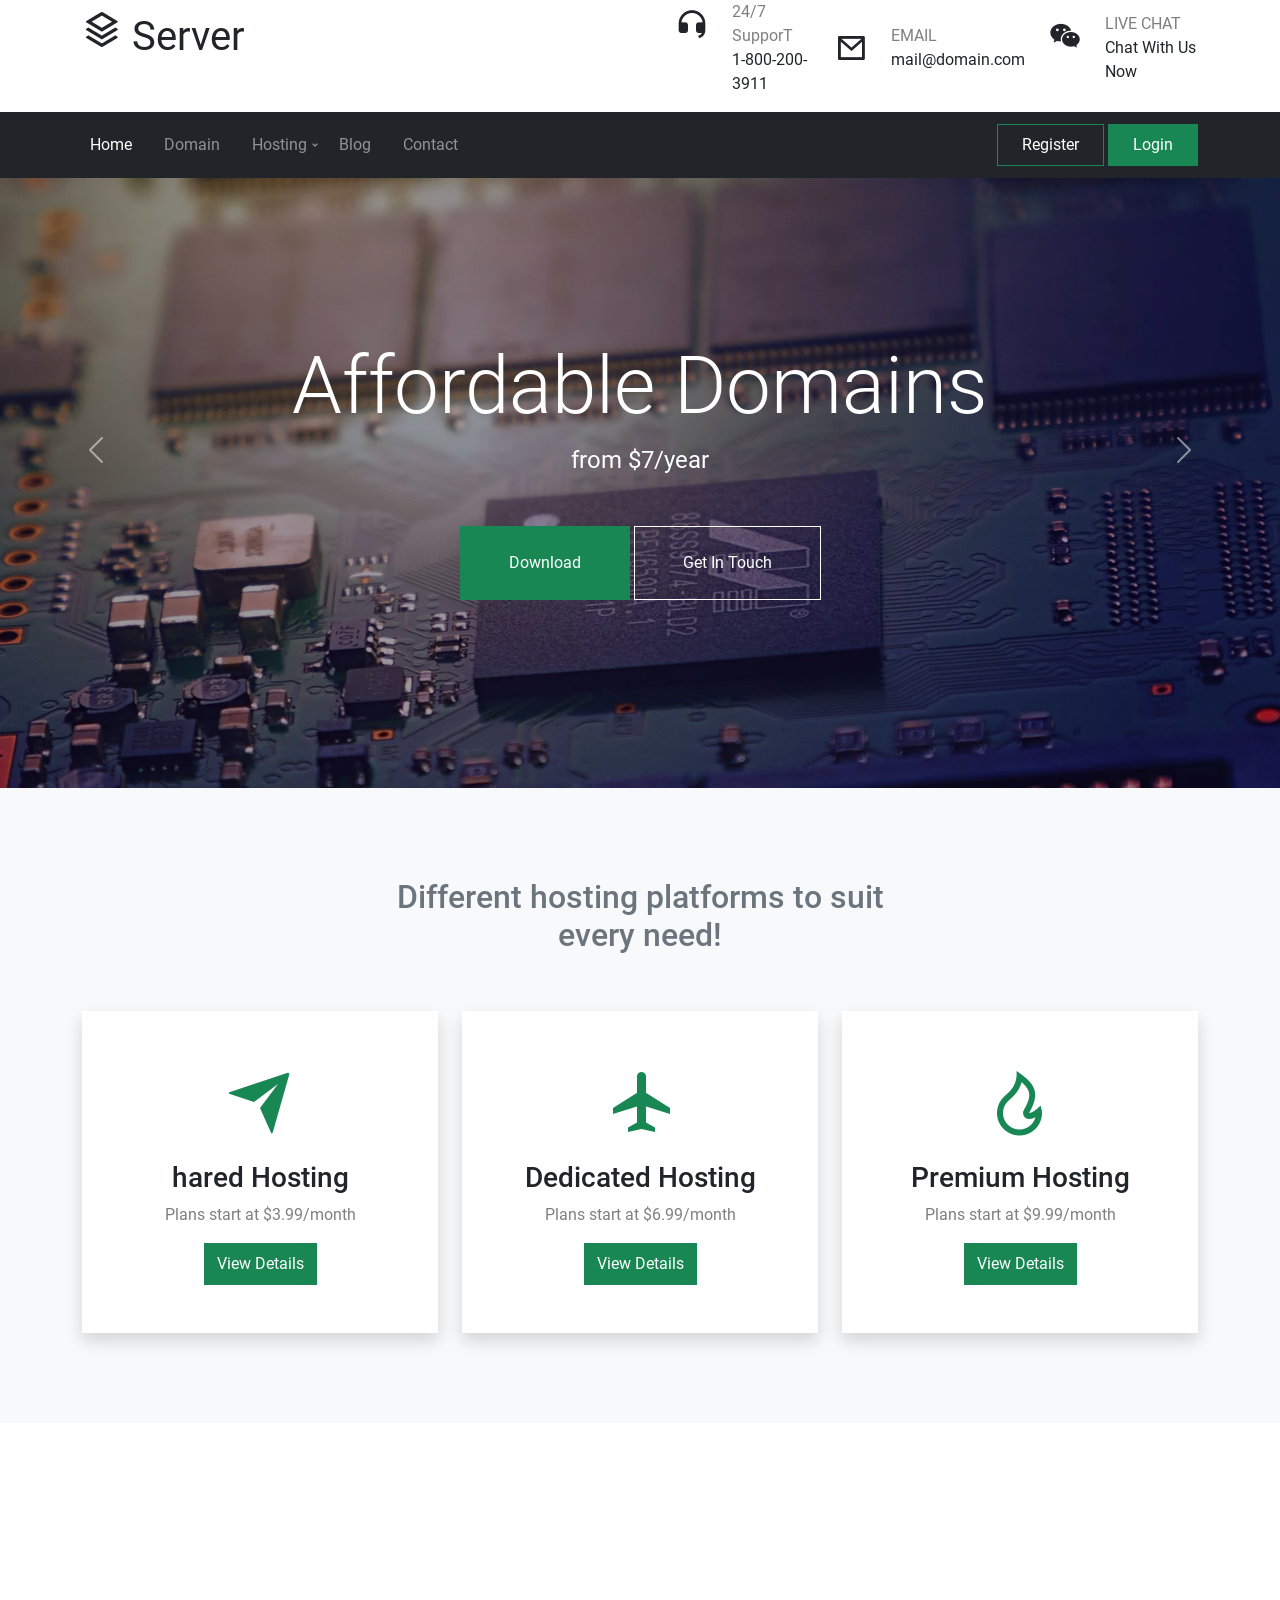
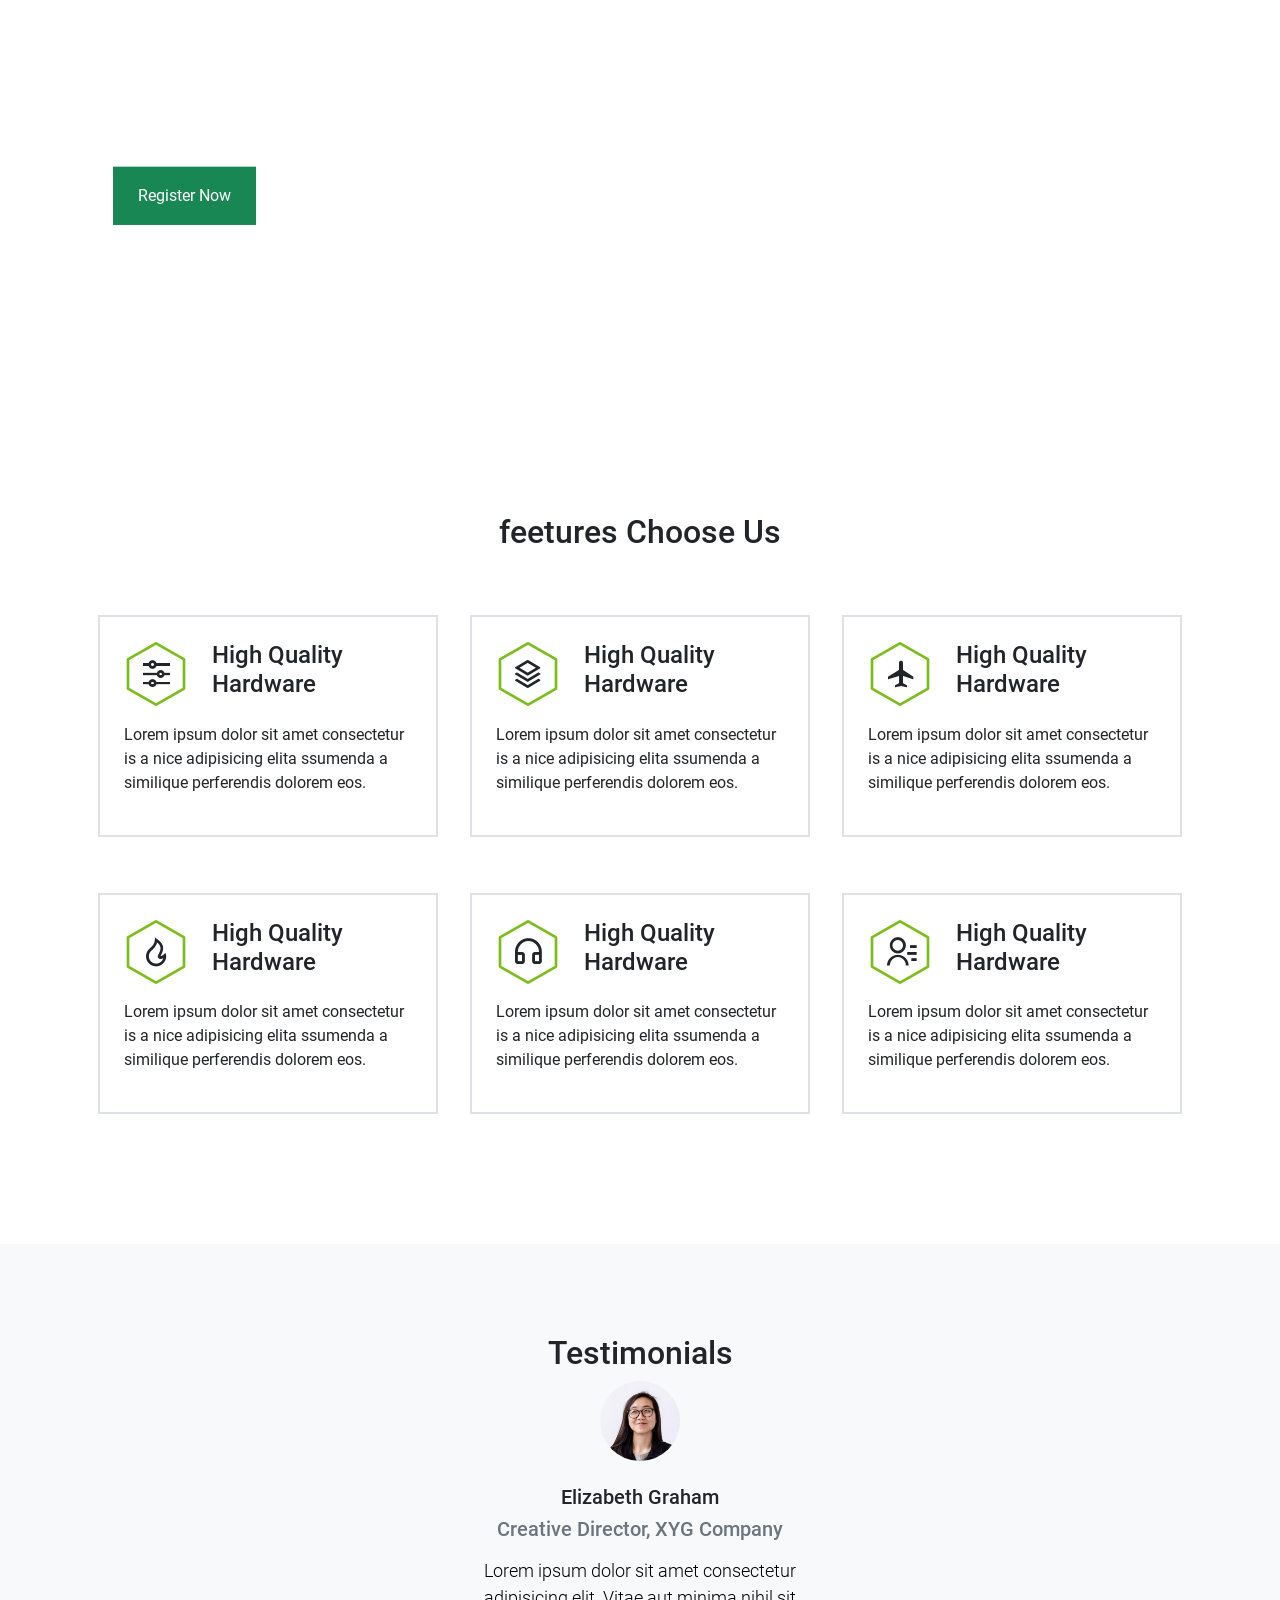
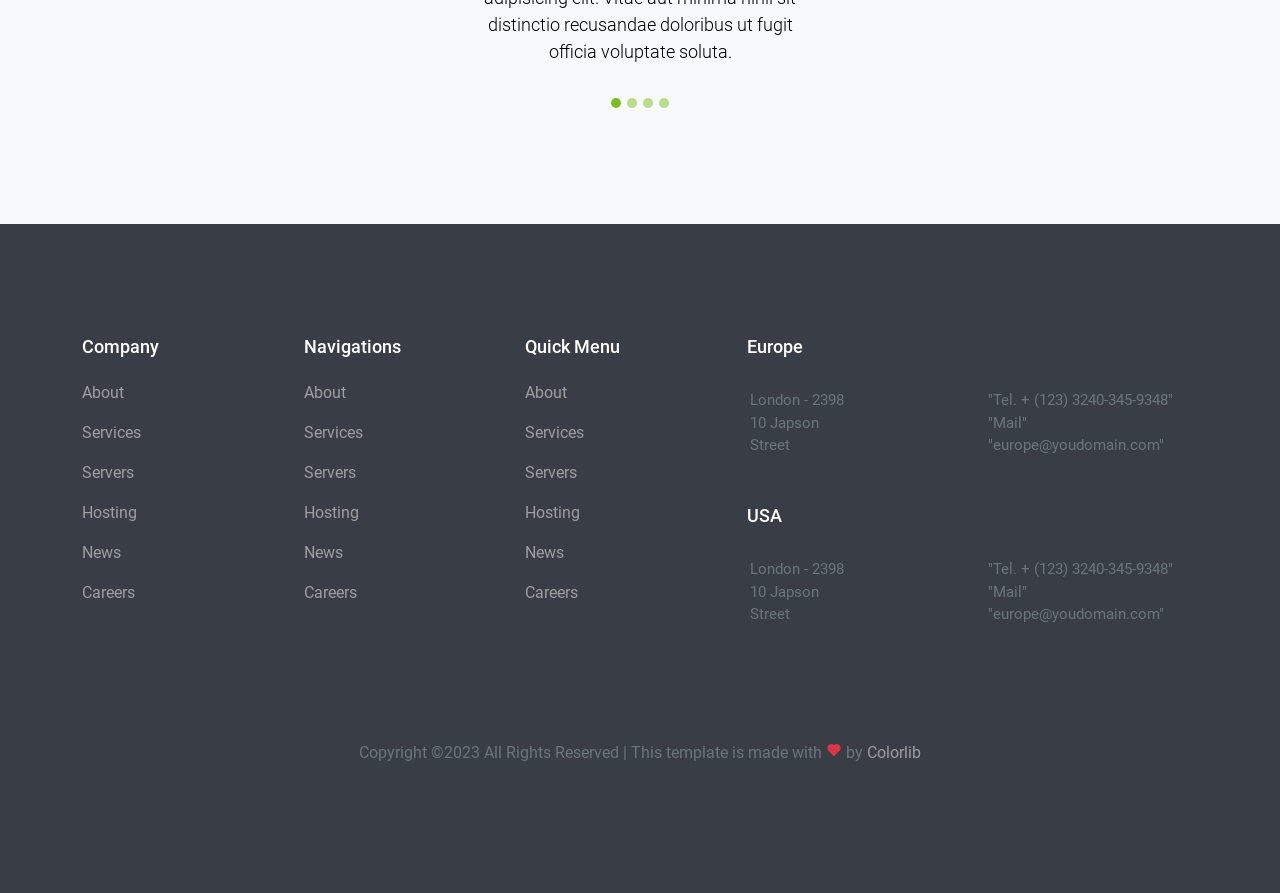
<file: portfolio/2653_BOOTSTRAP/2653_akshar_boostrep_pr_1/index.html>
<!DOCTYPE html>
<html>
<head>
    <meta charset="UTF-8">
    <meta name="viewport" content="width=device-width, initial-scale=1.0">
    <title>live project section</title>
    <link rel="stylesheet" href="remix/remixicon.css" type="text/css"/>
    <link rel="stylesheet" href="css/bootstrap.min.css" type="text/css"/>
    <link rel="stylesheet" href="fonts/stylesheet.css" type="text/css"/>
    <link rel="stylesheet" href="css/style.css" type="text/css"/>
</head>
<body>
    <!-- topbar-start -->
    <div class="topbar">
            <div class="container">
                <div class="row">
                    <div class="col-md-6">
                            <div class="topbar-icon">
                                <a href="javascript:void(0)" class="text-decoration-none text-dark fs-1">
                                    <span><i class="ri-stack-line"></i></span>
                                    <span>Server</span>
                                </a>
                            </div>
                     </div>
                     <div class="col-md-6">
                        <div class=" navbar-nav flex-row justify-content-end">
                            <ul class="list-unstyled d-flex align-items-center">
                                <li>
                                    <a href="javascript:void(0)" class="text-decoration-none text-dark ">
                                        <div class="topbar-item d-flex">
                                            <i class="ri-customer-service-fill fs-2 mx-4"></i>
                                            <div class="d-lg-block collapse navbar-collapse">
                                                <span class="d-block text-black-50">24/7 SupporT</span>
                                                <span>1-800-200-3911</span>
                                            </div>
                                        </div>
                                    </a> 
                                </li>
                                <li>
                                    <a href="javascript:void(0)" class="text-decoration-none text-dark ">
                                        <div class="topbar-item d-flex">
                                            <i class="ri-mail-line fs-2 mx-4"></i>
                                            <div class="d-lg-block collapse navbar-collapse">
                                                <span class="d-block text-black-50">EMAIL</span>
                                                <span>mail@domain.com</span>
                                            </div>
                                        </div>
                                    </a> 
                                </li>
                                <li>
                                    <a href="javascript:void(0)" class="text-decoration-none text-dark ">
                                        <div class="topbar-item d-flex">
                                            <i class="ri-wechat-fill fs-2 mx-4"></i>
                                            <div class="d-lg-block collapse navbar-collapse">
                                                <span class="d-block text-black-50">LIVE CHAT</span>
                                                <span>Chat With Us Now</span>
                                            </div>
                                        </div>
                                    </a> 
                                </li>
                            </ul>
                        </div>
                     </div>
                </div>
            </div>
            
    </div>
    <!-- topbar-end -->

    <!-- header-start -->
    <header class="navbar navbar-expand-lg bg-dark">
        <div class="container py-1">
            <button type="toggle" class="navbar-toggler text-white" data-bs-toggle="collapse" data-bs-target="javascript:void(0)menu">
                <i class="ri-menu-line"></i>
                <i class="ri-arrow-down-s-line"></i>
            </button>
            <div class="order-lg-1">
                <a href="javascript:void(0)" class="btn border-success rounded-0 px-4 py-2 text-white">Register</a>
                <a href="javascript:void(0)" class="btn btn-success rounded-0 px-4 py-2">Login</a>
            </div>
            <nav class="collapse navbar-collapse" id="menu">
                <ul class="list-unstyled navbar-nav">
                    <li><a href="javascript:void(0)" class="nav-link active text-white me-3 ">Home</a></li>
                    <li><a href="javascript:void(0)" class="nav-link text-white-50 me-3">Domain</a></li>
                    <li class="drop-menu"><a href="javascript:void(0)" class="nav-link me-2 text-white-50 me-3">Hosting <i class="ri-arrow-drop-down-line position-absolute"></i></a>
                        <ul class="drop list-unstyled">
                            <li><a href="#" class="nav-link">Shared Hosting</a></li>
                            <li><a href="#" class="nav-link">Dedicated Hosting</a></li>
                            <li><a href="#" class="nav-link">Premium Hosting</a></li>
                            <li><a href="#" class="nav-link">Cloud Hosting</a></li>
                            <li class="sub">
                                <a href="#" class="nav-link">Sub Menu <i class="ri-arrow-drop-down-line position-absolute"></i></a>
                                <ul class="list-unstyled sub-menu">
                                    <li><a href="#" class="nav-link">Menu One</a></li>
                                    <li><a href="#" class="nav-link">Menu Two</a></li>
                                    <li><a href="#" class="nav-link">Menu Three</a></li>
                                </ul>
                            </li>
                        </ul>
                    </li>
                    <li><a href="javascript:void(0)" class="nav-link text-white-50 me-3">Blog</a></li>
                    <li><a href="javascript:void(0)" class="nav-link text-white-50 me-3">Contact</a></li>
                </ul>
            </nav>
           
        </div>
    </header>
    <!-- header-end -->
    <main>
        <!-- banner-start -->
        <section>
            <div class="carousel slide carousel-fade" data-bs-ride="carousel" id="bnner">
                <div class="carousel-inner">
                    <div class="carousel-item active banner">
                        <img src="images/banner2.webp" title="banne2" alt="banner2" style="width: 100%; height: 610px;">
                        <div class="carousel-caption banner-item" style="height: 450px;">
                            <h2 class="display-1">Affordable Domains</h2>
                            <p class="fs-4 mb-5">from $7/year</p>
                            <a href="javascript:void(0)" class="btn btn-success px-5 py-4 rounded-0">Download</a>
                            <a href="javascript:void(0)" class="btn border-white text-white px-5 py-4 rounded-0">Get In Touch</a>
                        </div>
                    </div>  
                    <div class="carousel-item">
                        <img src="images/banner1.webp" title="banne1" alt="banner1" style="width: 100%; height: 610px;">
                        <div class="carousel-caption banner-item" style="height: 450px;">
                            <h2 class="display-1">Affordable Domains</h2>
                            <p class="fs-4 mb-5">from $7/year</p>
                            <a href="javascript:void(0)" class="btn btn-success px-5 py-4 rounded-0">Download</a>
                            <a href="javascript:void(0)" class="btn border-white text-white px-5 py-4 rounded-0">Get In Touch</a>
                        </div>
                    </div>  
                </div>
            </div>
            <button type="button" class="carousel-control-prev" data-bs-target="#bnner" data-bs-slide="prev">
                <span class="carousel-control-prev-icon" aria-hidden="true"></span>
            </button>
            <button type="button" class="carousel-control-next" data-bs-target="#bnner" data-bs-slide="next">
                <span class="carousel-control-next-icon" aria-hidden="true"></span>
            </button>

        </section>
        <!-- banner-end -->

        <!-- service-start -->
        <section class="space bg-light">
            <div class="container">
                <div class="service-title text-center d-flex justify-content-center">
                    <h2 class="text-secondary">Different hosting platforms to suit every need!</h2>
                </div>
                <div class="row">
                    <div class="col-lg-4 col-lg-4 mb-5 mb-lg-0">
                        <div class="service-item text-center bg-white px-5 py-5 shadow mt-5">
                            <i class="ri-send-plane-fill text-success display-2"></i>
                            <h3 class="mt-3">hared Hosting</h3>
                            <p class="text-black-50">Plans start at $3.99/month</p>
                            <a href="javascript:void(0)" class="btn btn-success rounded-0 px3 py-2">View Details</a>
                        </div>
                    </div>
                    <div class="col-lg-4 col-lg-4 mb-5 mb-lg-0">
                        <div class="service-item text-center bg-white px-5 py-5 shadow mt-5">
                            <i class="ri-plane-line text-success display-2"></i>
                            <h3 class="mt-3">Dedicated Hosting</h3>
                            <p class="text-black-50">Plans start at $6.99/month</p>
                            <a href="javascript:void(0)" class="btn btn-success rounded-0 px3 py-2">View Details</a>
                        </div>
                    </div>
                    <div class="col-lg-4 col-lg-4 mb-5 mb-lg-0">
                        <div class="service-item text-center bg-white px-5 py-5 shadow mt-5">
                            <i class="ri-fire-line text-success display-2"></i>
                            <h3 class="mt-3">Premium Hosting</h3>
                            <p class="text-black-50">Plans start at $9.99/month</p>
                            <a href="javascript:void(0)" class="btn btn-success rounded-0 px3 py-2">View Details</a>
                        </div>
                    </div>
                </div>
            </div>
        </section>
        <!-- service-end -->

        <!-- clients-start -->
        <section class="space client">
            <div class="container">
                <div class="col-md-7">
                    <div class="client-item text-white  top-50 end-50  translate-middle-y">
                        <h2 class="display-2">Satisfied Clients</h2>
                        <p class="fs-4 ">We are rated 4.99 / 5.00 (based on 4443 Reviews)</p>
                        <a href="javascript:void(0)" class="btn btn-success rounded-0 px-4 py-3">Register Now</a>
                    </div>
                </div>
            </div>
        </section>
        <!-- clients-end -->

        <!-- feetures-start -->
        <section class="space">
            <div class="container">
                <div class="feetures-title text-center mb-5">
                    <h2>feetures Choose Us</h2>
                </div>
                <div class="d-flex flex-wrap">
                    <div class="col-md-6 col-lg-4 mb-5 mb-lg-4">
                        <div class="feetures-us border border-2 p-4 m-3">
                            <div class="feetures-head d-flex align-items-center">
                                <div class="feetures-icon position-relative">
                                    <img src="images/hexagon-2.png" alt="feetures-us" title="feetures-us" class="position-absolute top-50 start-50 translate-middle feetures-hover">
                                    <img src="images/hexagon.png" alt="feetures-us" title="wh-us">
                                    <i class="ri-equalizer-line fs-2 position-absolute top-50 start-50 translate-middle"></i>
                                </div>
                                <h4 class="ms-4">High Quality<br /> Hardware</h4>
                            </div>
                            <div class="feetures-item mt-3">
                                <p>Lorem ipsum dolor sit amet consectetur is a nice adipisicing elita ssumenda a
                                    similique perferendis dolorem eos.</p>
                            </div>
                        </div>
                    </div>
                    <div class="col-md-6 col-lg-4 mb-5 mb-lg-4">
                        <div class="feetures-us border border-2 p-4 m-3">
                            <div class="feetures-head d-flex align-items-center">
                                <div class="feetures-icon position-relative">
                                    <img src="images/hexagon-2.png" alt="feetures-us" title="feetures-us" class="position-absolute top-50 start-50 translate-middle feetures-hover">
                                    <img src="images/hexagon.png" alt="feetures-us" title="wh-us">
                                    <i class="ri-stack-line fs-2 position-absolute top-50 start-50 translate-middle"></i>
                                </div>
                                <h4 class="ms-4">High Quality<br /> Hardware</h4>
                            </div>
                            <div class="feetures-item mt-3">
                                <p>Lorem ipsum dolor sit amet consectetur is a nice adipisicing elita ssumenda a
                                    similique perferendis dolorem eos.</p>
                            </div>
                        </div>
                    </div>
                    <div class="col-md-6 col-lg-4 mb-5 mb-lg-4">
                        <div class="feetures-us border border-2 p-4 m-3">
                            <div class="feetures-head d-flex align-items-center">
                                <div class="feetures-icon position-relative">
                                    <img src="images/hexagon-2.png" alt="feetures-us" title="feetures-us" class="position-absolute top-50 start-50 translate-middle feetures-hover">
                                    <img src="images/hexagon.png" alt="feetures-us" title="wh-us">
                                    <i class="ri-plane-fill fs-2 position-absolute top-50 start-50 translate-middle"></i>
                                </div>
                                <h4 class="ms-4">High Quality<br /> Hardware</h4>
                            </div>
                            <div class="feetures-item mt-3">
                                <p>Lorem ipsum dolor sit amet consectetur is a nice adipisicing elita ssumenda a
                                    similique perferendis dolorem eos.</p>
                            </div>
                        </div>
                    </div>
                    <div class="col-md-6 col-lg-4 mb-5 mb-lg-4">
                        <div class="feetures-us border border-2 p-4 m-3">
                            <div class="feetures-head d-flex align-items-center">
                                <div class="feetures-icon position-relative">
                                    <img src="images/hexagon-2.png" alt="feetures-us" title="feetures-us" class="position-absolute top-50 start-50 translate-middle feetures-hover">
                                    <img src="images/hexagon.png" alt="feetures-us" title="wh-us">
                                    <i class="ri-fire-line fs-2 position-absolute top-50 start-50 translate-middle"></i>
                                </div>
                                <h4 class="ms-4">High Quality<br /> Hardware</h4>
                            </div>
                            <div class="feetures-item mt-3">
                                <p>Lorem ipsum dolor sit amet consectetur is a nice adipisicing elita ssumenda a
                                    similique perferendis dolorem eos.</p>
                            </div>
                        </div>
                    </div>
                    <div class="col-md-6 col-lg-4 mb-5 mb-lg-4">
                        <div class="feetures-us border border-2 p-4 m-3">
                            <div class="feetures-head d-flex align-items-center">
                                <div class="feetures-icon position-relative">
                                    <img src="images/hexagon-2.png" alt="feetures-us" title="feetures-us" class="position-absolute top-50 start-50 translate-middle feetures-hover">
                                    <img src="images/hexagon.png" alt="feetures-us" title="wh-us">
                                    <i class="ri-headphone-line fs-2 position-absolute top-50 start-50 translate-middle"></i>
                                </div>
                                <h4 class="ms-4">High Quality<br /> Hardware</h4>
                            </div>
                            <div class="feetures-item mt-3">
                                <p>Lorem ipsum dolor sit amet consectetur is a nice adipisicing elita ssumenda a
                                    similique perferendis dolorem eos.</p>
                            </div>
                        </div>
                    </div>
                    <div class="col-md-6 col-lg-4 mb-5 mb-lg-4">
                        <div class="feetures-us border border-2 p-4 m-3">
                            <div class="feetures-head d-flex align-items-center">
                                <div class="feetures-icon position-relative">
                                    <img src="images/hexagon-2.png" alt="feetures-us" title="feetures-us" class="position-absolute top-50 start-50 translate-middle feetures-hover">
                                    <img src="images/hexagon.png" alt="feetures-us" title="wh-us">
                                    <i class="ri-contacts-line fs-2 position-absolute top-50 start-50 translate-middle"></i>
                                </div>
                                <h4 class="ms-4">High Quality<br /> Hardware</h4>
                            </div>
                            <div class="feetures-item mt-3">
                                <p>Lorem ipsum dolor sit amet consectetur is a nice adipisicing elita ssumenda a
                                    similique perferendis dolorem eos.</p>
                            </div>
                        </div>
                    </div>
                </div>
            </div>
        </section>
        <!-- feetures-end -->
        
        <!-- reviews-start -->
        <section class="space bg-light">
            <div class="container">
                <div class="review-titile text-center">
                    <h2>Testimonials</h2>
                </div>
                <div class="carousel slide" data-bs-ride="carousel" id="Review">
                    <div class="carousel-indicators">
                        <button type="button" data-bs-target="javascript:void(0)Review" data-bs-slide-to="0" class="active"></button>
                        <button type="button" data-bs-target="javascript:void(0)Review" data-bs-slide-to="1"></button>
                        <button type="button" data-bs-target="javascript:void(0)Review" data-bs-slide-to="2"></button>
                        <button type="button" data-bs-target="javascript:void(0)Review" data-bs-slide-to="3"></button>
                    </div>
                    <div class="carousel-inner">
                        <div class="carousel-item active text-center">
                            <img src="images/p1.webp" alt="p1" title="p1" width="80px" class="rounded-circle">
                            <h3 class="fs-5 mt-4">Elizabeth Graham</h3>
                            <h5 class="text-secondary">Creative Director, XYG Company</h5>
                            <p class="mt-3 text-black  lh-base Review-contain text-center ">Lorem ipsum dolor sit amet consectetur adipisicing
                                elit. Vitae aut minima nihil sit distinctio recusandae doloribus ut fugit officia
                                voluptate soluta. </p>
                        </div>
                        <div class="carousel-item text-center">
                            <img src="images/p2.webp" alt="p2" title="p2" width="80px" class="rounded-circle">
                            <h3 class="fs-5 mt-4">Elizabeth Graham</h3>
                            <h5 class="text-secondary">Creative Director, XYG Company</h5>
                            <p class="mt-3 text-black  lh-base Review-contain text-center">Lorem ipsum dolor sit amet consectetur adipisicing
                                elit. Vitae aut minima nihil sit distinctio recusandae doloribus ut fugit officia
                                voluptate soluta. </p>
                        </div>
                        <div class="carousel-item text-center">
                            <img src="images/p1.webp" alt="p1" title="p1" width="80px" class="rounded-circle">
                            <h3 class="fs-5 mt-4">Elizabeth Graham</h3>
                            <h5 class="text-secondary">Creative Director, XYG Company</h5>
                            <p class="mt-3 text-black  lh-base Review-contain text-center">Lorem ipsum dolor sit amet consectetur adipisicing
                                elit. Vitae aut minima nihil sit distinctio recusandae doloribus ut fugit officia
                                voluptate soluta. </p>
                        </div>
                        <div class="carousel-item text-center">
                            <img src="images/p2.webp" alt="p2" title="p2" width="80px" class="rounded-circle">
                            <h3 class="fs-5 mt-4">Elizabeth Graham</h3>
                            <h5 class="text-secondary">Creative Director, XYG Company</h5>
                            <p class="mt-3 text-black  lh-base Review-contain text-center">Lorem ipsum dolor sit amet consectetur adipisicing
                                elit. Vitae aut minima nihil sit distinctio recusandae doloribus ut fugit officia
                                voluptate soluta. </p>
                        </div>
                    </div>
                </div>
            </div>
        </section>
        <!-- reviews-end -->
    </main>

    <!-- footer-start -->
    <footer class="footer ">
        <div class="container">
            <div class="row">
                <div class="col-lg-7">
                    <div class="row">
                        <div class="col-6 col-md-4 col-lg-4 mb-5 mb-lg-0">
                            <div class="footer-1-heading text-white">
                                <h3>Company</h3>
                            </div>
                                <div class="footer-1-item">
                                    <ul class="list-unstyled mt-4">
                                        <li class="mb-3 "><a href="javascript:void(0)" class="text-decoration-none text-white-50 ">About</a></li>
                                        <li class="mb-3 "><a href="javascript:void(0)" class="text-decoration-none text-white-50 ">Services</a></li>
                                        <li class="mb-3 "><a href="javascript:void(0)" class="text-decoration-none text-white-50 ">Servers</a></li>
                                        <li class="mb-3 "><a href="javascript:void(0)" class="text-decoration-none text-white-50 ">Hosting</a></li>
                                        <li class="mb-3 "><a href="javascript:void(0)" class="text-decoration-none text-white-50 ">News</a></li>
                                        <li class="mb-3 "><a href="javascript:void(0)" class="text-decoration-none text-white-50 ">Careers</a></li>
                                    </ul>
                                </div>
                        </div>
                        <div class="col-6 col-md-4 col-lg-4 mb-5 mb-lg-0">
                            <div class="footer-1-heading text-white">
                                <h3>Navigations</h3>
                            </div>
                                <div class="footer-1-item">
                                    <ul class="list-unstyled mt-4">
                                        <li class="mb-3"><a href="javascript:void(0)" class="text-decoration-none text-white-50 ">About</a></li>
                                        <li class="mb-3"><a href="javascript:void(0)" class="text-decoration-none text-white-50 ">Services</a></li>
                                        <li class="mb-3"><a href="javascript:void(0)" class="text-decoration-none text-white-50 ">Servers</a></li>
                                        <li class="mb-3"><a href="javascript:void(0)" class="text-decoration-none text-white-50 ">Hosting</a></li>
                                        <li class="mb-3"><a href="javascript:void(0)" class="text-decoration-none text-white-50 ">News</a></li>
                                        <li class="mb-3"><a href="javascript:void(0)" class="text-decoration-none text-white-50 ">Careers</a></li>
                                    </ul>
                                </div>
                        </div>
                        <div class="col-6 col-md-4 col-lg-4 mb-5 mb-lg-0">
                            <div class="footer-1-heading text-white">
                                <h3>Quick Menu</h3>
                            </div>
                                <div class="footer-1-item">
                                    <ul class="list-unstyled mt-4">
                                        <li class="mb-3"><a href="javascript:void(0)" class="text-decoration-none text-white-50 ">About</a></li>
                                        <li class="mb-3"><a href="javascript:void(0)" class="text-decoration-none text-white-50 ">Services</a></li>
                                        <li class="mb-3"><a href="javascript:void(0)" class="text-decoration-none text-white-50 ">Servers</a></li>
                                        <li class="mb-3"><a href="javascript:void(0)" class="text-decoration-none text-white-50 ">Hosting</a></li>
                                        <li class="mb-3"><a href="javascript:void(0)" class="text-decoration-none text-white-50 ">News</a></li>
                                        <li class="mb-3"><a href="javascript:void(0)" class="text-decoration-none text-white-50 ">Careers</a></li>
                                    </ul>
                                </div>
                        </div>
                    </div>
                </div>
                <div class="col-lg-5">
                    <div class="row">
                        <div class="col-md-12">
                            <div class="footer-2-heading text-white">
                                <h3>Europe</h3>
                            </div>
                        </div>
                        <div class="col-md-6">
                            <div class="footer-2-item mb-5 mt-4">
                                <p class="text-secondary  w-50 h-25">London - 2398  10 Japson Street</p>
                            </div>
                        </div>
                        <div class="col-md-6">
                            <div class="footer-2-item mb-5 mt-4">
                                <p class="text-secondary">"Tel. + (123) 3240-345-9348"
                                 "Mail"
                                 <br/>
                                 "europe@youdomain.com"
                                </p>
                            </div>
                        </div>
                    </div>
                    <div class="row">
                        <div class="col-md-12">
                            <div class="footer-3-heading text-white ">
                                <h3>USA</h3>
                            </div>
                        </div>
                        <div class="col-md-6">
                            <div class="footer-3-item mt-4">
                                <p class="text-secondary w-50 h-25">London - 2398  10 Japson Street</p>
                            </div>
                        </div>
                        <div class="col-md-6">
                            <div class="footer-3-item mt-4">
                                <p class="text-secondary">"Tel. + (123) 3240-345-9348"
                                 "Mail"
                                 "europe@youdomain.com"
                                </p>
                            </div>
                        </div>
                    </div>
                </div>
            </div>
            <div class="footer-4-item text-center mt-5 pt-5">
                <p class="text-secondary">Copyright &copy;2023 All Rights Reserved | This template is made with <i
                    class="ri-heart-fill text-danger"></i> by <a href="javascript:void(0)"
                    class="text-decoration-none text-white-50 footer-a d-inline">Colorlib</a></p>
            </div>
        </div>
    </footer>
    <!-- footer-end -->
    <script src="js/bootstrap.bundle.min.js" type="text/javascript"></script>
</body>
</html>
</file>
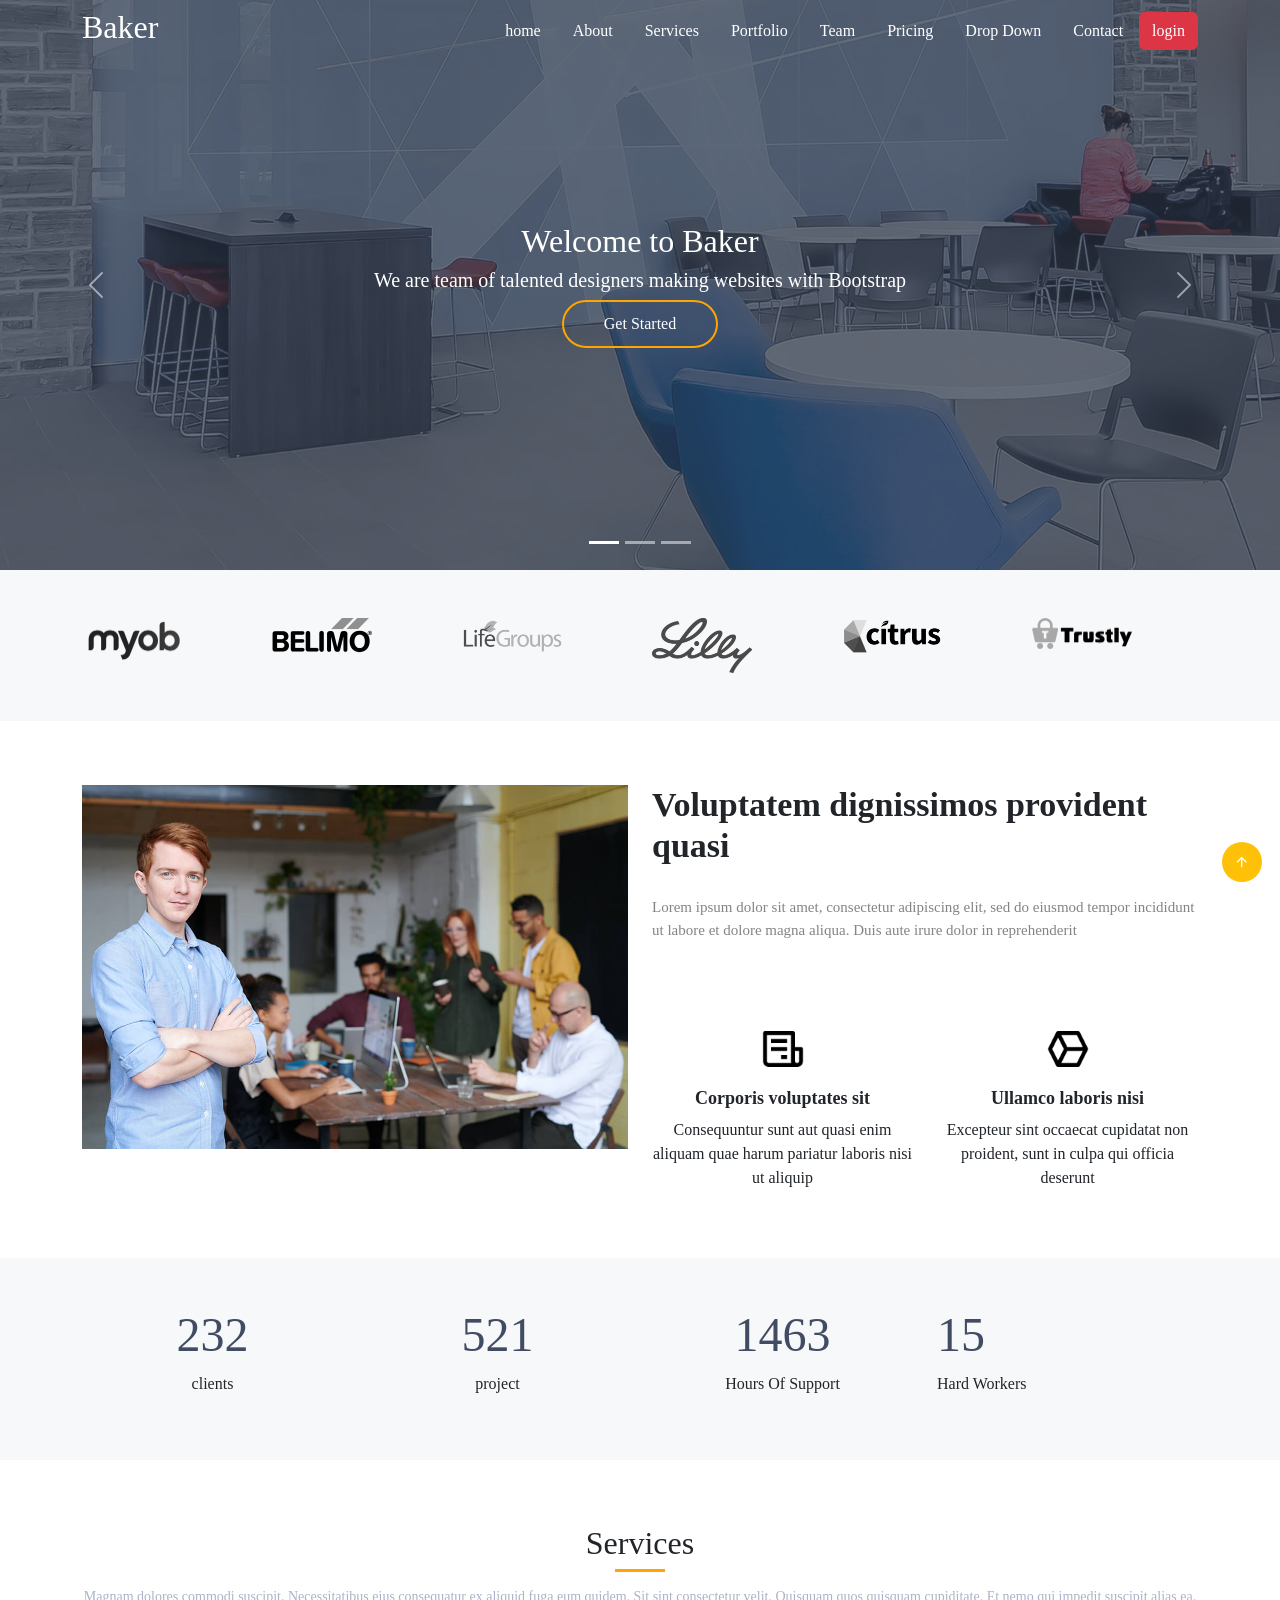
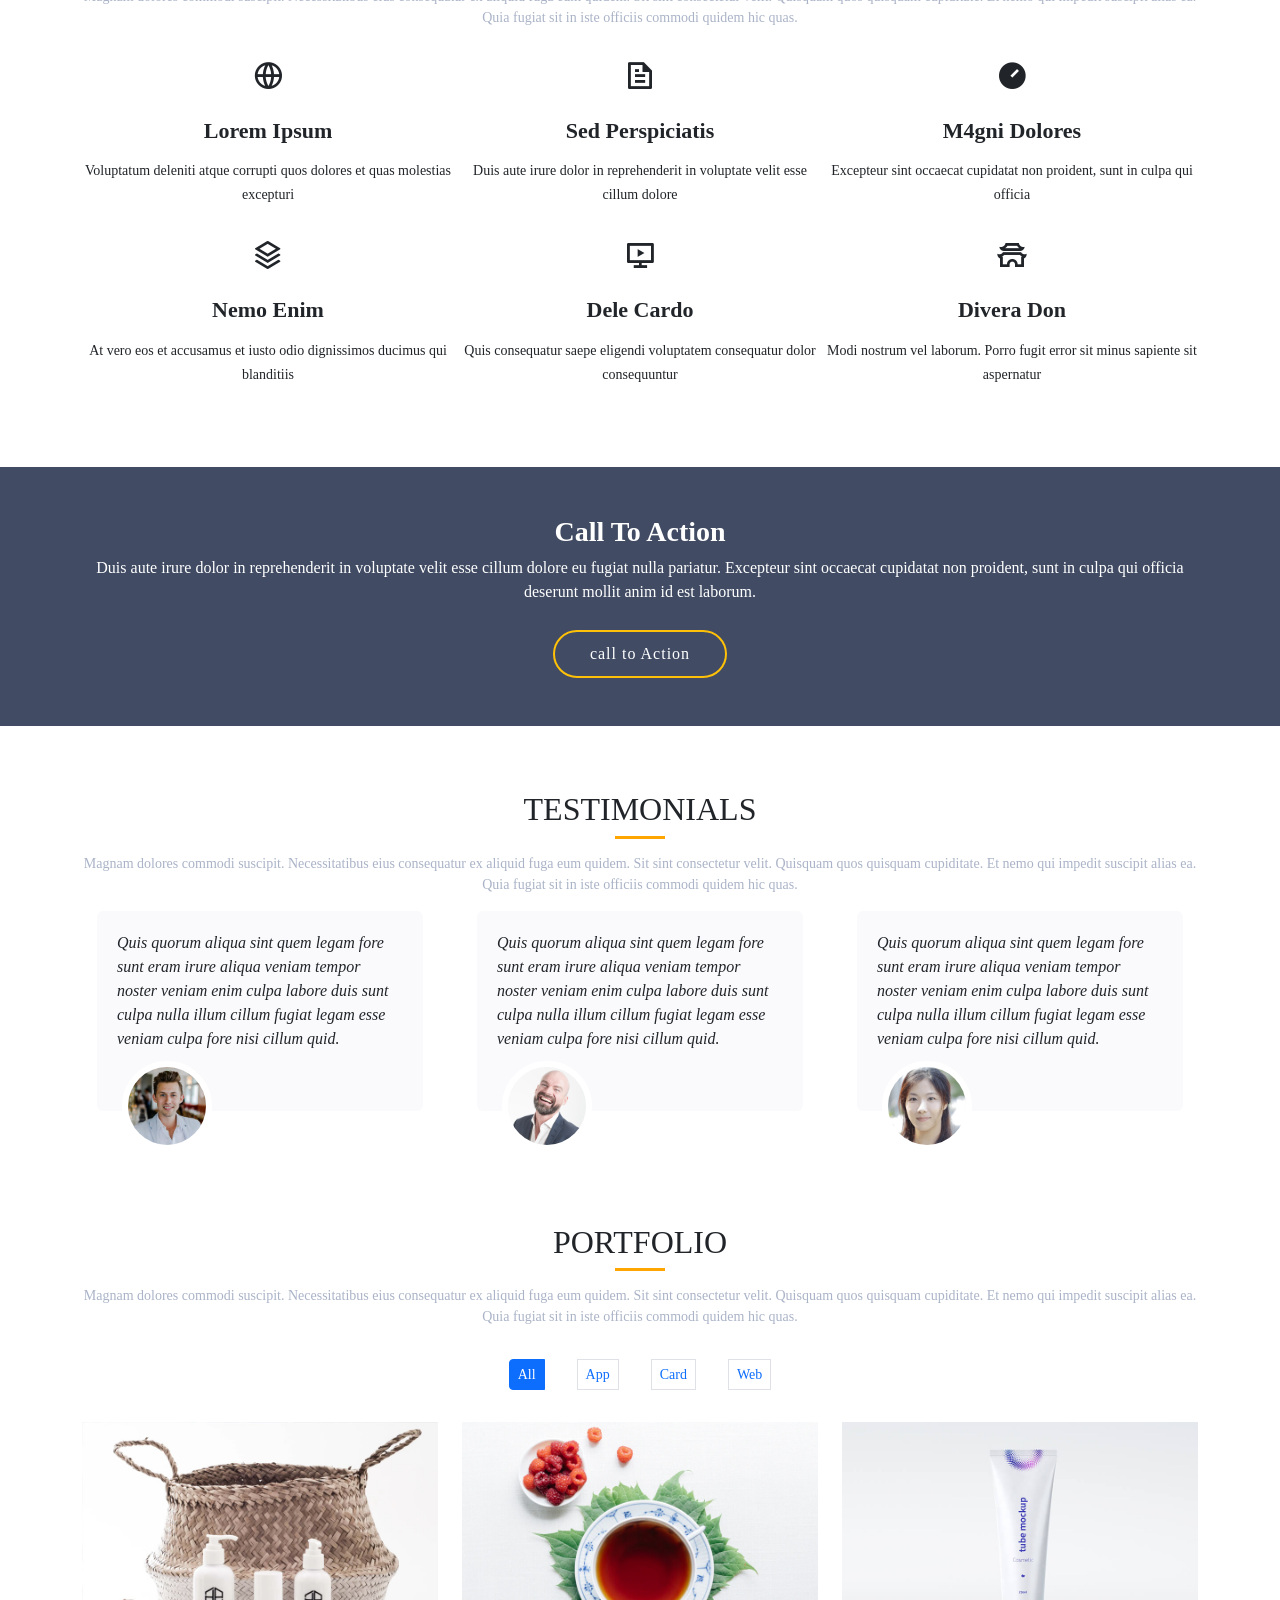
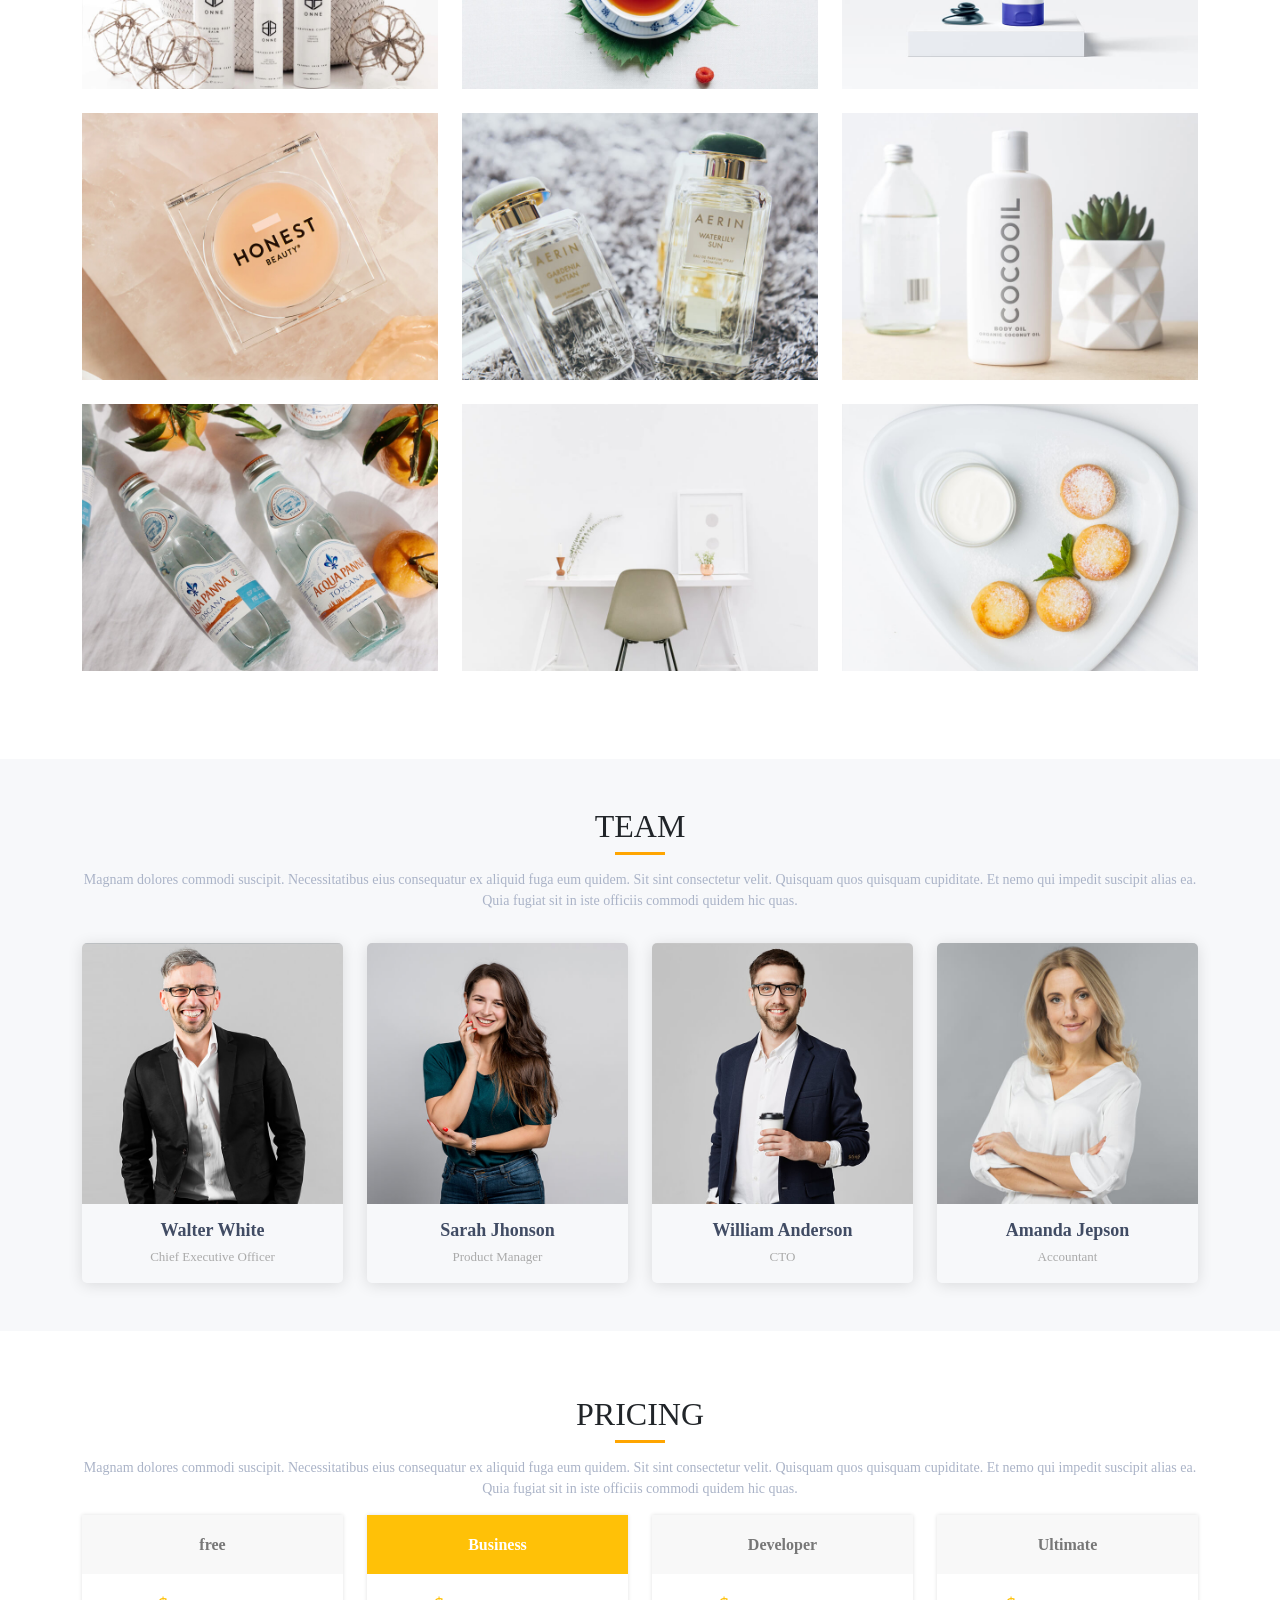
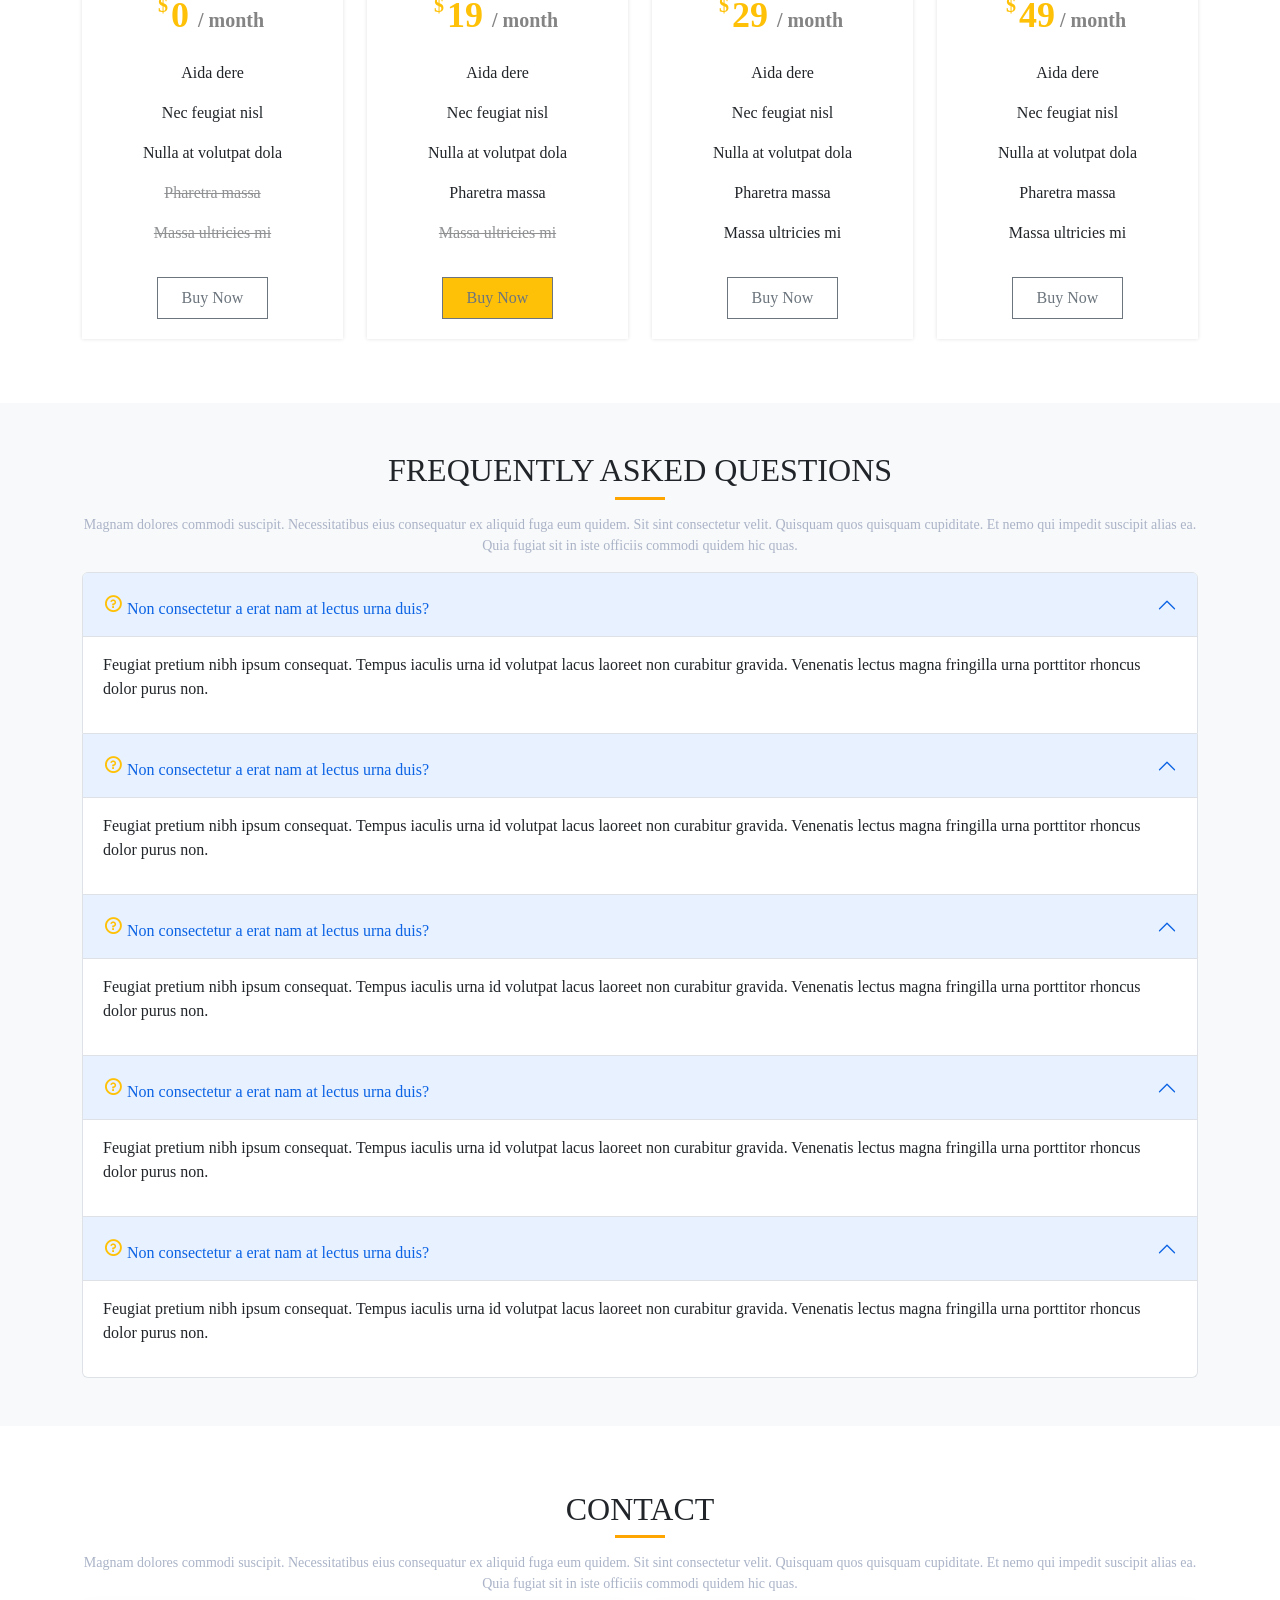
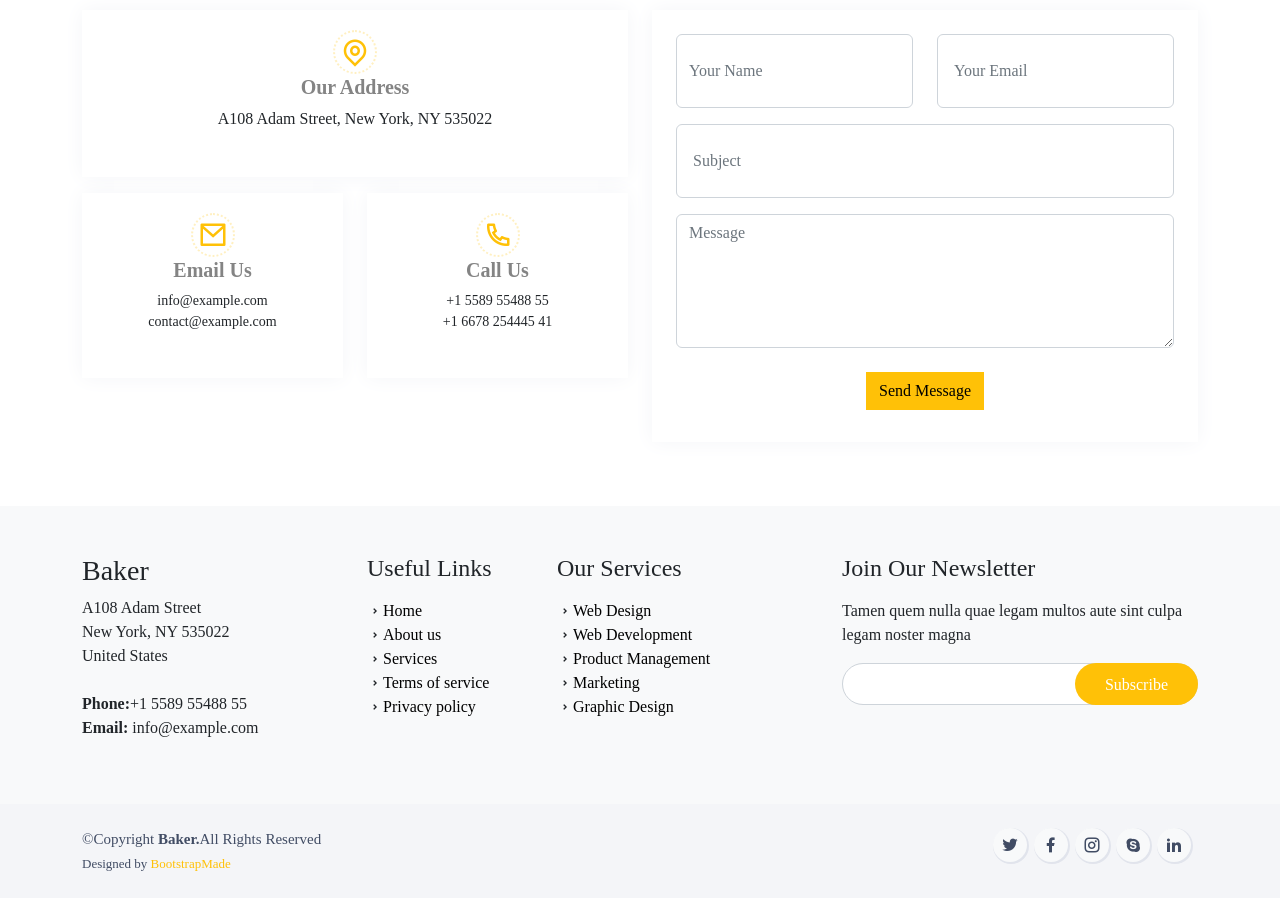
<file: portfolio/2653_BOOTSTRAP/2653_akshar_boostrep_pr_2/index.html>
<!DOCTYPE html>
<html>
<head>
    <meta charset="UTF-8">
    <meta name="viewport" content="width=device-width, initial-scale=1.0">
    <title>project</title>
    <link rel="stylesheet" href="css/bootstrap.min.css" type="text/css"/>
    <link rel="stylesheet" href="fonts/stylesheet.css" type="text/css">
    <link rel="stylesheet" href="remix/remixicon.css" type="text/css"/>
    <link rel="stylesheet" href="css/style.css" type="text/css"/>
</head>
<body>
    <!-- header-start -->
    <header class="navbar navbar-expand-lg py-2 header ">
        <div class="container">
            <div>
                <h2 class="text-white nav-brand">Baker</h2>
            </div>
            <button type="toggle" class="navbar-toggler text-white" data-bs-toggle="collapse" data-bs-target="#menu">
                <i class="ri-menu-line"></i>
                <i class="ri-arrow-down-s-line"></i>
            </button>
            <nav class="collapse navbar-collapse" id="menu">
                <ul class="navbar-nav ms-auto">
                    <li><a href="javascript:void(0)" class="nav-link text-white mx-2">home</a></li>
                    <li><a href="javascript:void(0)" class="nav-link text-white mx-2">About</a></li>
                    <li><a href="javascript:void(0)" class="nav-link text-white mx-2">Services</a></li>
                    <li><a href="javascript:void(0)" class="nav-link text-white mx-2">Portfolio</a></li>
                    <li><a href="javascript:void(0)" class="nav-link text-white mx-2">Team</a></li>
                    <li><a href="javascript:void(0)" class="nav-link text-white mx-2">Pricing</a></li>
                    <li class="drop">
                        <a href="javascript:void(0)" class="nav-link text-white mx-2">Drop Down</a>
                        <div class="down">
                            <ul>
                                <li><a href="javascript:void(0)">Drop Down 1</a></li>
                                <li><a href="javascript:void(0)">deep Drop Down</a></li>
                                <li><a href="javascript:void(0)">Drop Down 2</a></li>
                                <li><a href="javascript:void(0)">Drop Down 3</a></li>
                                <li><a href="javascript:void(0)">Drop Down 4</a></li>
                            </ul>
                        </div>
                    </li>
                    <li><a href="javascript:void(0)" class="nav-link text-white mx-2">Contact</a></li>
                </ul>
            </nav>
            <button type="button" class="btn btn-danger" data-bs-toggle="modal" data-bs-target="#modal">login</button>
        
        </div>
    </header>
    <!-- header-end -->
    <main>
    <!-- banner-start -->
    <section class="banner d-flex flex-column justify-content-center align-items-center">
        <div class="carousel carousel-fade" data-bs-ride="carousel slide" id="slider" data-bs-ride="true">
            <div class="carousel-indicators">
                <button type="button" data-bs-target="#slider" data-bs-slide-to="0" class="active" aria-current="true"
                    aria-label="Slide 1"></button>
                <button type="button" data-bs-target="#slider" data-bs-slide-to="1" aria-label="Slide 2"></button>
                <button type="button" data-bs-target="#slider" data-bs-slide-to="2" aria-label="Slide 3"></button>
            </div>
            <div class="carousel-inner">
                <div class="carousel-item active d-flex justify-content-center align-items-center banner">
                    <img src="images/back.jpg" alt="banner" title="banner" width="100%" height="570px">
                    <div class="banner-item text-center position-absolute">
                        <h2 class="text-white">Welcome to Baker</h2>
                        <h5 class="text-white">We are team of talented designers making websites with Bootstrap</h5>
                        <a href="#" class="nav-link">Get Started</a>
                    </div>
                </div>
                <div class="carousel-item d-flex justify-content-center align-items-center banner">
                    <img src="images/back2.jpg" alt="banner" title="banner" width="100%" height="570px">
                    <div class="banner-item text-center position-absolute">
                        <h2 class="text-white">Welcome to Baker</h2>
                        <h5 class="text-white">We are team of talented designers making websites with Bootstrap</h5>
                        <a href="#" class="nav-link">Get Started</a>
                    </div>
                </div>
                <div class="carousel-item d-flex justify-content-center align-items-center banner">
                    <img src="images/back3.jpg" alt="banner" title="banner" width="100%" height="570px">
                    <div class="banner-item text-center position-absolute">
                        <h2 class="text-white">Welcome to Baker</h2>
                        <h5 class="text-white">We are team of talented designers making websites with Bootstrap</h5>
                        <a href="#" class="nav-link btn ">Get Started</a>
                    </div>
                </div>
            </div>
        </div>
        <button type="button" class="carousel-control-prev" data-bs-target="#slider" data-bs-slide="prev">
            <span class="carousel-control-prev-icon" aria-hidden="true"></span>
            <span class="visually-hidden">Previous</span>
        </button>
        <button type="button" class="carousel-control-next" data-bs-target="#slider" data-bs-slide="next">
            <span class="carousel-control-next-icon" aria-hidden="true"></span>
            <span class="visually-hidden">Next</span>
        </button>
        <form>
            <div class="modal fade" id="modal"data-bs-backdrop="static">
                <div class="modal-dialog">
                    <div class="modal-content">
                        <div class="modal-header">
                            <h2 class="text-danger" style="font-weight: 900;">Form</h2>
                            <button type="button" class="btn-close" data-bs-dismiss="modal" data-bs-back-drop=""></button>
                        </div>
                        <div class="modal-body">
                            <label class="form-label">Name:</label>
                           <input type="text" class="form-control" placeholder="Enter Your Name">

                           <label class="form-label mt-2">PassWord:</label>
                           <input type="Password" class="form-control" placeholder="Enter Your Password">
                           <div class="form-text">
                            Must be 8-20 characters long.
                           </div>
                            <label class="form-label mt-2">Email:</label>
                            <div class="input-group mt-1">
                            <input type="text" class="form-control" placeholder="Enter Your Email">
                            <span class="input-group-text">@example.com</span>
                           </div>
                        </div>
                        <div class="modal-footer">
                            <button type="button" class="btn btn-primary" data-bs-dismiss="modal" data-bs-back-drop="">close</button>
                            <button type="button" class="btn btn-info">next-page</button>
                        </div>
                    </div>
                </div>
            </div>
        </form>
</section>
    <!-- banner-end -->
    <!-- client-start -->
    <section class="p-5  client">
        <div class="container">
            <div class="row">
                <div class="col-2">
                    <div class="client-contain">
                        <div class="client-logo">
                            <img src="images/client-1.png" class="img-fluid" title="client-1" alt="client-1">
                        </div>
                    </div>
                </div>
                <div class="col-2">
                    <div class="client-contain">
                        <div class="client-logo">
                            <img src="images/client-2.png" class="img-fluid" title="client-2" alt="client-2">
                        </div>
                    </div>
                </div>
                <div class="col-2">
                    <div class="client-contain">
                        <div class="client-logo">
                            <img src="images/client-3.png" class="img-fluid" title="client-3" alt="client-3">
                        </div>
                    </div>
                </div>
                <div class="col-2">
                    <div class="client-contain">
                        <div class="client-logo">
                            <img src="images/client-4.png" class="img-fluid" title="client-4" alt="client-4">
                        </div>
                    </div>
                </div>
                <div class="col-2">
                    <div class="client-contain">
                        <div class="client-logo">
                            <img src="images/client-5.png" class="img-fluid" title="client-5" alt="client-5">
                        </div>
                    </div>
                </div>
                <div class="col-2">
                    <div class="client-contain">
                        <div class="client-logo">
                            <img src="images/client-6.png" class="img-fluid" title="client-6" alt="client-6">
                        </div>
                    </div>
                </div>
            </div>
        </div>
    </section>
    <!-- client-end -->
    <!-- about-start -->
    <section class="p-5 my-3">
        <div class="container">
            <div class="row">
                <div class="col-lg-6">
                    <div class="about-img">
                        <img src="images/about1.jpg" title="about1" alt="about1" class="img-fluid"/>
                    </div>
                </div>
                <div class="col-lg-6">
                    <div class="about-item pt-4 pt-lg-0">
                        <h2>Voluptatem dignissimos provident quasi</h2>
                        <p>Lorem ipsum dolor sit amet, consectetur adipiscing elit, sed do eiusmod tempor incididunt ut labore et dolore magna aliqua. Duis aute irure  
                             dolor in reprehenderit</p>
                    </div>
                    <div class="row">
                        <div class="col-md-6">
                            <div class="about-contain text-center mt-5">
                                <div class="about-icon d-flex justify-content-center">
                                    <img src="images/a1.png" title="a1" alt="a1">
                                </div>
                                <h4>Corporis voluptates sit</h2>
                                <p class="mb-1">Consequuntur sunt aut quasi enim aliquam quae harum pariatur laboris nisi ut aliquip</p>
                            </div>
                        </div>
                        <div class="col-md-6">
                            <div class="about-contain text-center mt-5">
                                <div class="about-icon d-flex justify-content-center">
                                    <img src="images/a2.png" title="a2" alt="a2">
                                </div>
                                <h4>Ullamco laboris nisi</h2>
                                <p class="mb-1">Excepteur sint occaecat cupidatat non proident, sunt in culpa qui officia deserunt</p>
                            </div>
                        </div>
                    </div>
                </div>
             
            </div>
        </div>
    </section>
    <!-- about-end -->
    <!-- count-start -->
    <section class="count p-5 my-3">
        <div class="container">
            <div class="row">
                <div class="col-lg-3  text-center">
                    <div class="count-item">
                        <h2>232</h2>
                        <p>clients</p>
                    </div>
                </div>
                <div class="col-lg-3  text-center">
                    <div class="count-item">
                        <h2>521</h2>
                        <p>project</p>
                    </div>
                </div>
                <div class="col-lg-3  text-center">
                    <div class="count-item">
                        <h2>1463</h2>
                        <p>Hours Of Support</p>
                    </div>
                </div>
                <div class="col-lg-3 ctext-center">
                    <div class="count-item">
                        <h2>15</h2>
                        <p>Hard Workers</p>
                    </div>
                </div>
            </div>
         </div>
    </section>
    <!-- count-end -->
    <!-- Services-start -->
    <section class="p-5 my-3">
        <div class="container">
            <div class="service-title text-center justify-content-center align-items-center">
                <h2 class="mb-3">Services</h2>
                <p class="mt-4">Magnam dolores commodi suscipit. Necessitatibus eius consequatur ex aliquid fuga eum quidem. Sit sint consectetur velit. Quisquam quos  
                     quisquam cupiditate. Et nemo qui impedit suscipit alias ea. Quia fugiat sit in iste officiis commodi quidem hic quas.</p>
            </div>
            <div class="d-flex flex-wrap text-center">
                <div class="col-4">
                    <div class="service-item">
                        <div class="service-icon1 mx-auto">
                            <i class="ri-global-line"></i>
                        </div>
                        <div class="service-contain">
                            <h4>Lorem Ipsum</h4>
                            <p>Voluptatum deleniti atque corrupti quos dolores et quas molestias excepturi</p>
                        </div>
                    </div>
                </div>
                <div class="col-4">
                    <div class="service-item">
                        <div class="service-icon2 mx-auto">
                            <i class="bi bi-file-earmark-text">
                                <i class="ri-file-text-line"></i>
                            </i>
                        </div>
                        <div class="service-contain">
                            <h4>Sed Perspiciatis</h4>
                            <p>Duis aute irure dolor in reprehenderit in voluptate velit esse cillum dolore</p>
                        </div>
                    </div>
                </div>
                <div class="col-4">
                    <div class="service-item">
                        <div class="service-icon3 mx-auto">
                            <i class="ri-timer-2-fill"></i>
                        </div>
                        <div class="service-contain">
                            <h4>M4gni Dolores</h4>
                            <p>Excepteur sint occaecat cupidatat non proident, sunt in culpa qui officia</p>
                        </div>
                    </div>
                </div>
                <div class="col-4">
                    <div class="service-item">
                        <div class="service-icon4 mx-auto">
                            <i class="ri-stack-line"></i>
                        </div>
                        <div class="service-contain">
                            <h4>Nemo Enim</h4>
                            <p>At vero eos et accusamus et iusto odio dignissimos ducimus qui blanditiis</p>
                        </div>
                    </div>
                </div>
                <div class="col-4">
                    <div class="service-item">
                        <div class="service-icon5 mx-auto">
                            <i class="ri-slideshow-3-line"></i>
                        </div>
                        <div class="service-contain">
                            <h4>Dele Cardo</h4>
                            <p>Quis consequatur saepe eligendi voluptatem consequatur dolor consequuntur</p>
                        </div>
                    </div>
                </div>
                <div class="col-4">
                    <div class="service-item">
                        <div class="service-icon6 mx-auto">
                            <i class="ri-ancient-gate-line"></i>
                        </div>
                        <div class="service-contain">
                            <h4>Divera Don</h4>
                            <p>Modi nostrum vel laborum. Porro fugit error sit minus sapiente sit aspernatur</p>
                        </div>
                    </div>
                </div>
            </div>
        </div>
    </section>
    <!-- Services-end -->
    <!-- action-start -->
    <section class="p-5 my-3 action">
        <div class="container">
            <div class="action-item text-center">
                <h2>Call To Action</h2>
                <p> Duis aute irure dolor in reprehenderit in voluptate velit esse cillum dolore eu fugiat nulla pariatur. Excepteur sint occaecat cupidatat non 
                     proident, sunt in culpa qui officia deserunt mollit anim id est laborum.</p>
                <a href="javascript:void(0)"  class="action-btn">call to Action</a>
            </div>
        </div>
    </section>
    <!-- action-end -->
    <!-- review-start -->
    <section class="p-5 my-3 ">
        <div class="container">
            <div class="review-tite text-center justify-content-center align-items-center ">
                <h2 class="mb-4">TESTIMONIALS</h2>
                <p class="mt-4">Magnam dolores commodi suscipit. Necessitatibus eius consequatur ex aliquid fuga eum quidem. Sit sint consectetur velit. Quisquam quos 
                     quisquam cupiditate. Et nemo qui impedit suscipit alias ea. Quia fugiat sit in iste officiis commodi quidem hic quas.</p>
            </div>
            <div class="row">
                <div class="col-4">
                    <div class="review-item">
                        <p>Quis quorum aliqua sint quem legam fore sunt eram irure aliqua veniam tempor noster veniam enim culpa labore duis sunt culpa nulla illum 
                             cillum fugiat legam esse veniam culpa fore nisi cillum quid. </p>
                             <div class="review-img">
                                <img src="images/re1.jpg" title="re1" alt="re1" width="90px">
                             </div>
                    </div>
                </div>
                <div class="col-4">
                    <div class="review-item">
                        <p>Quis quorum aliqua sint quem legam fore sunt eram irure aliqua veniam tempor noster veniam enim culpa labore duis sunt culpa nulla illum 
                             cillum fugiat legam esse veniam culpa fore nisi cillum quid. </p>
                             <div class="review-img">
                                <img src="images/re2.jpg" title="re2" alt="re2" width="90px">
                             </div>
                    </div>
                </div>
                <div class="col-4">
                    <div class="review-item">
                        <p>Quis quorum aliqua sint quem legam fore sunt eram irure aliqua veniam tempor noster veniam enim culpa labore duis sunt culpa nulla illum 
                             cillum fugiat legam esse veniam culpa fore nisi cillum quid. </p>
                             <div class="review-img">
                                <img src="images/re3.jpg" title="re3" alt="re3" width="90px">
                             </div>
                    </div>
                </div>
            </div>
        </div>
    </section>
    <!-- review-end -->
    <!-- Portfolio-start -->
    <section class="my-3 p-5">
        <div class="container">
            <div class="portfoli-title text-center justify-content-center align-items-center">
                <h2 class="mb-4">PORTFOLIO</h2>
                <p class="mt-4">Magnam dolores commodi suscipit. Necessitatibus eius consequatur ex aliquid fuga eum quidem. Sit sint consectetur velit. Quisquam quos 
                     quisquam cupiditate. Et nemo qui impedit suscipit alias ea. Quia fugiat sit in iste officiis commodi quidem hic quas.</p>
            </div>
            <div class="row">
                <div class="portfolio-item">
                    <ul class="pagination pagination-sm text-center align-items-center justify-content-center d-flex">
                        <li class="page-item active m-3"aria-current="page"><span  class="page-link">All</span></li>
                        <li class="m-3"><a href="javascript:void(0)" class="page-link">App</a></li>
                        <li class="m-3"><a href="javascript:void(0)" class="page-link">Card</a></li>
                        <li class="m-3"><a href="javascript:void(0)" class="page-link">Web</a></li>
                    </ul>
                </div>
            </div>
            <div class="row">
                <div class="col-4">
                    <div class="port position-relative overflow-hidden mb-4">
                        <div class="port-item">
                            <img src="images/p1.jpg" alt="portfolio" title="portfolio" class="img-fluid">
                            <div class="port-info text-white">
                                <p class="h5" style="font-weight: bold;">App 1</p>
                                <p>App</p>
                                <div class="port-icon d-flex">
                                    <a href="javascript:void(0)" class="nav-link"><i class="ri-add-line"></i></a>
                                    <a href="javascript:void(0)" class="nav-link ms-3"><i class="ri-links-fill"></i></a>
                                </div>
                            </div>
                        </div>
                    </div>
                </div>
                <div class="col-4">
                    <div class="port position-relative overflow-hidden mb-4">
                        <div class="port-item">
                            <img src="images/p2.jpg" alt="p2" title="p2" class="img-fluid">
                            <div class="port-info text-white">
                                <p class="h5" style="font-weight: bold;">App 1</p>
                                <p>App</p>
                                <div class="port-icon d-flex">
                                    <a href="javascript:void(0)" class="nav-link"><i class="ri-add-line"></i></a>
                                    <a href="javascript:void(0)" class="nav-link ms-3"><i class="ri-links-fill"></i></a>
                                </div>
                            </div>
                        </div>
                    </div>
                </div>
                <div class="col-4">
                    <div class="port position-relative overflow-hidden mb-4">
                        <div class="port-item">
                            <img src="images/p3.jpg" alt="p3" title="p3" class="img-fluid">
                            <div class="port-info text-white">
                                <p class="h5" style="font-weight: bold;">App 1</p>
                                <p>App</p>
                                <div class="port-icon d-flex">
                                    <a href="javascript:void(0)" class="nav-link"><i class="ri-add-line"></i></a>
                                    <a href="javascript:void(0)" class="nav-link ms-3"><i class="ri-links-fill"></i></a>
                                </div>
                            </div>
                        </div>
                    </div>
                </div>
                <div class="col-4">
                    <div class="port position-relative overflow-hidden mb-4">
                        <div class="port-item">
                            <img src="images/p4.jpg" alt="p4" title="p4" class="img-fluid">
                            <div class="port-info text-white">
                                <p class="h5" style="font-weight: bold;">App 1</p>
                                <p>App</p>
                                <div class="port-icon d-flex">
                                    <a href="javascript:void(0)" class="nav-link"><i class="ri-add-line"></i></a>
                                    <a href="javascript:void(0)" class="nav-link ms-3"><i class="ri-links-fill"></i></a>
                                </div>
                            </div>
                        </div>
                    </div>
                </div>
                <div class="col-4">
                    <div class="port position-relative overflow-hidden mb-4">
                        <div class="port-item">
                            <img src="images/p5.jpg" alt="p5" title="p5" class="img-fluid">
                            <div class="port-info text-white">
                                <p class="h5" style="font-weight: bold;">App 1</p>
                                <p>App</p>
                                <div class="port-icon d-flex">
                                    <a href="javascript:void(0)" class="nav-link"><i class="ri-add-line"></i></a>
                                    <a href="javascript:void(0)" class="nav-link ms-3"><i class="ri-links-fill"></i></a>
                                </div>
                            </div>
                        </div>
                    </div>
                </div>
                <div class="col-4">
                    <div class="port position-relative overflow-hidden mb-4">
                        <div class="port-item">
                            <img src="images/p6.jpg" alt="p6" title="p6" class="img-fluid">
                            <div class="port-info text-white">
                                <p class="h5" style="font-weight: bold;">App 1</p>
                                <p>App</p>
                                <div class="port-icon d-flex">
                                    <a href="javascript:void(0)" class="nav-link"><i class="ri-add-line"></i></a>
                                    <a href="javascript:void(0)" class="nav-link ms-3"><i class="ri-links-fill"></i></a>
                                </div>
                            </div>
                        </div>
                    </div>
                </div>
                <div class="col-4">
                    <div class="port position-relative overflow-hidden mb-4">
                        <div class="port-item">
                            <img src="images/p7.jpg" alt="p7" title="p7" class="img-fluid">
                            <div class="port-info text-white">
                                <p class="h5" style="font-weight: bold;">App 1</p>
                                <p>App</p>
                                <div class="port-icon d-flex">
                                    <a href="javascript:void(0)" class="nav-link"><i class="ri-add-line"></i></a>
                                    <a href="javascript:void(0)" class="nav-link ms-3"><i class="ri-links-fill"></i></a>
                                </div>
                            </div>
                        </div>
                    </div>
                </div>
                <div class="col-4">
                    <div class="port position-relative overflow-hidden mb-4">
                        <div class="port-item">
                            <img src="images/p8.jpg" alt="p8" title="p8" class="img-fluid">
                            <div class="port-info text-white">
                                <p class="h5" style="font-weight: bold;">App 1</p>
                                <p>App</p>
                                <div class="port-icon d-flex">
                                    <a href="javascript:void(0)" class="nav-link"><i class="ri-add-line"></i></a>
                                    <a href="javascript:void(0)" class="nav-link ms-3"><i class="ri-links-fill"></i></a>
                                </div>
                            </div>
                        </div>
                    </div>
                </div>
                <div class="col-4">
                    <div class="port position-relative overflow-hidden mb-4">
                        <div class="port-item">
                            <img src="images/p9.jpg" alt="p9" title="p9" class="img-fluid">
                            <div class="port-info text-white">
                                <p class="h5" style="font-weight: bold;">App 1</p>
                                <p>App</p>
                                <div class="port-icon d-flex">
                                    <a href="javascript:void(0)" class="nav-link"><i class="ri-add-line"></i></a>
                                    <a href="javascript:void(0)" class="nav-link ms-3"><i class="ri-links-fill"></i></a>
                                </div>
                            </div>
                        </div>
                    </div>
                </div>
            </div>
        </div>
    </section>
    <!-- Portfolio-end -->

    <!-- team-start   -->
    <section class="team my-3 p-5">
        <div class="container">
            <div class="team-title text-center">
                <h2 class="mb-3">TEAM</h2>
                <p class="mt-4">Magnam dolores commodi suscipit. Necessitatibus eius consequatur ex aliquid fuga eum quidem. Sit sint consectetur velit. Quisquam quos 
                     quisquam cupiditate. Et nemo qui impedit suscipit alias ea. Quia fugiat sit in iste officiis commodi quidem hic quas.</p>
            </div>
            <div class="row">
                <div class="col-lg-3">
                    <div class="team-item mt-3">
                        <div class="team-img">
                            <img src="images/t1.jpg" title="t1" alt="t1" class="img-fluid" width="100%">
                            <div class="team-social d-flex justify-content-center align-items-center">
                                <a href="javascript:void(0)" class="nav-link ms-4" style="font-size: 22px;">
                                    <i class="ri-twitter-fill"></i></a>
                                <a href="javascript:void(0)" class="nav-link ms-4" style="font-size: 22px;">
                                    <i class="ri-facebook-circle-fill"></i></a>
                                <a href="javascript:void(0)" class="nav-link ms-4" style="font-size: 22px;">
                                    <i class="ri-instagram-line"></i></a>
                                <a href="javascript:void(0)" class="nav-link ms-4" style="font-size: 22px;">
                                    <i class="ri-linkedin-box-fill"></i></a>
                            </div>
                        </div>
                        <div class="text-center team-member p-3">
                            <h4>Walter White</h4>
                            <span>Chief Executive Officer</span>
                        </div>
                    </div>
                </div>
                <div class="col-lg-3">
                    <div class=" team-item mt-3">
                        <div class="team-img">
                            <img src="images/t2.jpg" title="t2" alt="t2" class="img-fluid" width="100%">
                            <div class="team-social d-flex justify-content-center align-items-center">
                                <a href="javascript:void(0)" class="nav-link ms-4" style="font-size: 22px;">
                                    <i class="ri-twitter-fill"></i></a>
                                <a href="javascript:void(0)" class="nav-link ms-4" style="font-size: 22px;">
                                    <i class="ri-facebook-circle-fill"></i></a>
                                <a href="javascript:void(0)" class="nav-link ms-4" style="font-size: 22px;">
                                    <i class="ri-instagram-line"></i></a>
                                <a href="javascript:void(0)" class="nav-link ms-4" style="font-size: 22px;">
                                    <i class="ri-linkedin-box-fill"></i></a>
                            </div>
                        </div>
                        <div class="text-center team-member p-3">
                            <h4>Sarah Jhonson</h4>
                            <span>Product Manager</span>
                        </div>
                    </div>
                </div>
                <div class="col-lg-3">
                    <div class=" team-item mt-3">
                        <div class="team-img">
                            <img src="images/t3.jpg" title="t3" alt="t3" class="img-fluid" width="100%">
                            <div class="team-social d-flex justify-content-center align-items-center">
                                <a href="javascript:void(0)" class="nav-link ms-4" style="font-size: 22px;">
                                    <i class="ri-twitter-fill"></i></a>
                                <a href="javascript:void(0)" class="nav-link ms-4" style="font-size: 22px;">
                                    <i class="ri-facebook-circle-fill"></i></a>
                                <a href="javascript:void(0)" class="nav-link ms-4" style="font-size: 22px;">
                                    <i class="ri-instagram-line"></i></a>
                                <a href="javascript:void(0)" class="nav-link ms-4" style="font-size: 22px;">
                                    <i class="ri-linkedin-box-fill"></i></a>
                            </div>
                        </div>
                        <div class="text-center team-member p-3">
                            <h4>William Anderson</h4>
                            <span>CTO</span>
                        </div>
                    </div>
                </div>
                <div class="col-lg-3">
                    <div class=" team-item mt-3">
                        <div class="team-img">
                            <img src="images/t4.jpg" title="t4" alt="t4" class="img-fluid" width="100%">
                            <div class="team-social d-flex justify-content-center align-items-center">
                                <a href="javascript:void(0)" class="nav-link ms-4" style="font-size: 22px;">
                                    <i class="ri-twitter-fill"></i></a>
                                <a href="javascript:void(0)" class="nav-link ms-4" style="font-size: 22px;">
                                    <i class="ri-facebook-circle-fill"></i></a>
                                <a href="javascript:void(0)" class="nav-link ms-4" style="font-size: 22px;">
                                    <i class="ri-instagram-line"></i></a>
                                <a href="javascript:void(0)" class="nav-link ms-4" style="font-size: 22px;">
                                    <i class="ri-linkedin-box-fill"></i></a>
                            </div>
                        </div>
                        <div class="text-center team-member p-3">
                            <h4>Amanda Jepson</h4>
                            <span>Accountant</span>
                        </div>
                    </div>
                </div>
            </div>
        </div>
    </section>
    <!-- team-end   -->
    <!-- pricing-start -->
    <section class="my-3 p-5">
        <div class="container">
            <div class="pricing-title  text-center">
                <h2 class="mb-3">PRICING</h2>
                <p class="mt-4">Magnam dolores commodi suscipit. Necessitatibus eius consequatur ex aliquid fuga eum quidem. Sit sint consectetur velit. Quisquam quos  
                     quisquam cupiditate. Et nemo qui impedit suscipit alias ea. Quia fugiat sit in iste officiis commodi quidem hic quas.</p>
            </div>
            <div class="row">
                <div class="col-lg-3">
                    <div class="box feature text-center">
                        <h3 class="fs-6 ">free</h3>
                        <h4 class="mb-4"><sup>$</sup>0 <span> / month</span></h4>
                        <ul>
                            <li class="mb-3">Aida dere</li>
                            <li class="mb-3">Nec feugiat nisl</li>
                            <li class="mb-3">Nulla at volutpat dola</li>
                            <li class="mb-3 opacity-50 text-decoration-line-through">Pharetra massa</li>
                            <li class="mb-3 opacity-50 text-decoration-line-through">Massa ultricies mi</li>
                        </ul>
                        <div class="pricening-btn">
                            <a href="javascript:void(0)" class="btn btn-outline-secondary mt-3 py-2 px-4 rounded-0">Buy Now</a>
                        </div>
                    </div>
                </div>
                <div class="col-lg-3">
                      <div class="box text-center">
                        <h3 class="bg-warning text-white fs-6">Business</h3>
                        <h4 class="mb-4"><sup>$</sup>19 <span> / month</span></h4>
                        <ul>
                            <li class="mb-3">Aida dere</li>
                            <li class="mb-3">Nec feugiat nisl</li>
                            <li class="mb-3">Nulla at volutpat dola</li>
                            <li class="mb-3">Pharetra massa</li>
                            <li class="mb-3 opacity-50 text-decoration-line-through">Massa ultricies mi</li>
                        </ul>
                        <div class="pricening-btn">
                            <a href="javascript:void(0)" class="btn btn-outline-secondary bg-warning mt-3 py-2 px-4 rounded-0">Buy Now</a>
                        </div>
                    </div>
                </div>
                <div class="col-lg-3">
                      <div class="box text-center">
                        <h3 class="fs-6">Developer</h3>
                        <h4 class="mb-4"><sup>$</sup>29 <span> / month</span></h4>
                        <ul>
                            <li class="mb-3">Aida dere</li>
                            <li class="mb-3">Nec feugiat nisl</li>
                            <li class="mb-3">Nulla at volutpat dola</li>
                            <li class="mb-3">Pharetra massa</li>
                            <li class="mb-3">Massa ultricies mi</li>
                        </ul>
                        <div class="pricening-btn">
                            <a href="javascript:void(0)" class="btn btn-outline-secondary mt-3 py-2 px-4 rounded-0">Buy Now</a>
                        </div>
                    </div>
                </div>
                <div class="col-lg-3">
                      <div class="box text-center">
                        <h3 class="fs-6">Ultimate</h3>
                        <h4 class="mb-4"><sup>$</sup>49<span> / month</span></h4>
                        <ul>
                            <li class="mb-3">Aida dere</li>
                            <li class="mb-3">Nec feugiat nisl</li>
                            <li class="mb-3">Nulla at volutpat dola</li>
                            <li class="mb-3">Pharetra massa</li>
                            <li class="mb-3">Massa ultricies mi</li>
                        </ul>
                        <div class="pricening-btn">
                            <a href="javascript:void(0)" class="btn btn-outline-secondary mt-3 py-2 px-4 rounded-0">Buy Now</a>
                        </div>
                    </div>
                </div>
            </div>
        </div>
    </section>
    <!-- pricing-end -->
    <!-- question-start -->
    <section class="my-3 p-5 py bg-light">
        <div class="container">
            <div class="question-title text-center">
                <h2 class="mb-3">FREQUENTLY ASKED QUESTIONS</h2>
                <p class="mt-4">Magnam dolores commodi suscipit. Necessitatibus eius consequatur ex aliquid fuga eum quidem. Sit sint consectetur velit. Quisquam quos 
                     quisquam cupiditate. Et nemo qui impedit suscipit alias ea. Quia fugiat sit in iste officiis commodi quidem hic quas.</p>
            </div>
            <div class="accordion" id="parent">
                <div class="accordion-item">
                    <div class="accordion-header">
                        <button type="button" class="accordion-button question-item" data-bs-toggle="collapse"
                            data-bs-target="#one"><a href="javascript:void(0)" class="nav-link"><i
                                    class="ri-question-line text-warning fs-5 me-1"></i>Non consectetur a erat nam at lectus
                                urna duis? </a></button>
                    </div>
                    <div class="accordion-collapse collapse show" id="one" data-bs-parent="#parent">
                        <div class="accordion-body">
                            <p>Feugiat pretium nibh ipsum consequat. Tempus iaculis urna id volutpat lacus laoreet
                                non curabitur gravida. Venenatis lectus magna fringilla urna porttitor rhoncus dolor
                                purus non.</p>
                        </div>
                    </div>
                </div>
                <div class="accordion-item">
                    <div class="accordion-header">
                        <button type="button" class="accordion-button question-item" data-bs-toggle="collapse"
                            data-bs-target="#two"><a href="javascript:void(0)" class="nav-link "><i
                                    class="ri-question-line text-warning fs-5 me-1"></i>Non consectetur a erat nam at lectus
                                urna duis? </a></button>
                    </div>
                    <div class="accordion-collapse collapse show" id="two" data-bs-parent="#parent">
                        <div class="accordion-body">
                            <p>Feugiat pretium nibh ipsum consequat. Tempus iaculis urna id volutpat lacus laoreet
                                non curabitur gravida. Venenatis lectus magna fringilla urna porttitor rhoncus dolor
                                purus non.</p>
                        </div>
                    </div>
                </div>
                <div class="accordion-item">
                    <div class="accordion-header">
                        <button type="button" class="accordion-button question-item" data-bs-toggle="collapse"
                            data-bs-target="#three"><a href="javascript:void(0)" class="nav-link"><i
                                    class="ri-question-line text-warning fs-5 me-1"></i>Non consectetur a erat nam at lectus
                                urna duis? </a></button>
                    </div>
                    <div class="accordion-collapse collapse show" id="three" data-bs-parent="#parent">
                        <div class="accordion-body">
                            <p>Feugiat pretium nibh ipsum consequat. Tempus iaculis urna id volutpat lacus laoreet
                                non curabitur gravida. Venenatis lectus magna fringilla urna porttitor rhoncus dolor
                                purus non.</p>
                        </div>
                    </div>
                </div>
                <div class="accordion-item">
                    <div class="accordion-header">
                        <button type="button" class="accordion-button question-item" data-bs-toggle="collapse"
                            data-bs-target="#four"><a href="javascript:void(0)" class="nav-link"><i
                                    class="ri-question-line text-warning fs-5 me-1"></i>Non consectetur a erat nam at lectus
                                urna duis? </a></button>
                    </div>
                    <div class="accordion-collapse collapse show" id="four" data-bs-parent="#parent">
                        <div class="accordion-body">
                            <p>Feugiat pretium nibh ipsum consequat. Tempus iaculis urna id volutpat lacus laoreet
                                non curabitur gravida. Venenatis lectus magna fringilla urna porttitor rhoncus dolor
                                purus non.</p>
                        </div>
                    </div>
                </div>
                <div class="accordion-item">
                    <div class="accordion-header">
                        <button type="button" class="accordion-button question-item" data-bs-toggle="collapse"
                            data-bs-target="#five"><a href="javascript:void(0)" class="nav-link"><i
                                    class="ri-question-line text-warning fs-5 me-1"></i>Non consectetur a erat nam at lectus
                                urna duis? </a></button>
                    </div>
                    <div class="accordion-collapse collapse show" id="five" data-bs-parent="#parent">
                        <div class="accordion-body">
                            <p>Feugiat pretium nibh ipsum consequat. Tempus iaculis urna id volutpat lacus laoreet
                                non curabitur gravida. Venenatis lectus magna fringilla urna porttitor rhoncus dolor
                                purus non.</p>
                        </div>
                    </div>
                </div>
            </div>
        </div>
    </section>
    <!-- question-end -->
    <!-- contact-start -->
    <section class="my-3 p-5">
        <div class="container">
            <div class="contact-title text-center">
                <h2 class="mb-3">CONTACT</h2>
                <p class="mt-4">Magnam dolores commodi suscipit. Necessitatibus eius consequatur ex aliquid fuga eum quidem. Sit sint consectetur velit. Quisquam quos 
                     quisquam cupiditate. Et nemo qui impedit suscipit alias ea. Quia fugiat sit in iste officiis commodi quidem hic quas.</p>
            </div>
            <div class="row">
                <div class="col-lg-6">
                    <div class="contact-item text-center">
                        <i class="ri-map-pin-line"></i>
                        <h3 class="mx-3">Our Address</h3>
                        <p>A108 Adam Street, New York, NY 535022</p>
                    </div>
                    <div class="row">
                        <div class="col-lg-6">
                            <div class="contact-item text-center mt-3">
                                <i class="ri-mail-line"></i>
                                <h3 class="mx-3">Email Us</h3>
                                <p style="font-size: 14px;">info@example.com <br />contact@example.com</p>
                            </div>
                        </div>
                        <div class="col-lg-6">
                            <div class="contact-item text-center mt-3">
                                <i class="ri-phone-line"></i>
                                <h3 class="mx-3">Call Us</h3>
                                <p style="font-size: 14px;">+1 5589 55488 55 <br />+1 6678 254445 41</p>
                            </div>
                        </div>
                    </div>
                </div>
                <div class="col-lg-6">
                    <form class="form-contact  text-center p-4">
                        <div class="row">
                            <div class="col-lg-6">
                                <div class="form-group">
                                    <input type="text" name="name" class="form-control px- py-4" placeholder="Your Name">
                                </div>
                            </div>
                            <div class="col-lg-6">
                                <div class="form-group">
                                    <input type="email" name="email" class="form-control px-3 py-4" placeholder="Your Email">
                                </div>
                            </div>
                            <div class="form-group mt-3">
                                <input type="text" name="" class="form-control  px-3 py-4" placeholder="Subject">
                            </div>
                            <div class="form-group mt-3">
                                <textarea name="message" class="form-control" placeholder="Message"
                                    rows="5"></textarea>
                            </div>
                            <div class="text-center mt-3">
                                <button type="submit" class="btn btn-warning rounded-0 mx-3 my-2">Send Message</button>
                            </div>
                        </div>
                    </form>
                </div>
            </div>
        </div>
    </section>
    <!-- contact-end -->
    </main>
      <!-- footer Start -->
   <footer class="mt-3 p-5 bg-light">
    <div class="container">
        <div class="row">
            <div class="col-3">
                <div class="footer-s1">
                    <h3 class="mb-2">Baker</h3>
                    <p>A108 Adam Street<br />New York, NY 535022<br />United
                        States<br /><br /><strong>Phone:</strong>+1 5589 55488 55
                        <br /><strong>Email:</strong> info@example.com
                    </p>
                </div>
            </div>
            <div class="col-2">
                <div class="footer-s2">
                    <h4 class="pb-2 mb-2">Useful Links</h4>
                    <ul class="navbar-nav">
                        <li class="align-items-center d-flex"><i class="ri-arrow-drop-right-line"></i><a
                                href="javascript:void(0)">Home</a></li>
                        <li class="align-items-center d-flex"><i class="ri-arrow-drop-right-line"></i><a
                                href="javascript:void(0)">About us</a></li>
                        <li class="align-items-center d-flex"><i class="ri-arrow-drop-right-line"></i><a
                                href="javascript:void(0)">Services</a></li>
                        <li class="align-items-center d-flex"><i class="ri-arrow-drop-right-line"></i><a
                                href="javascript:void(0)">Terms of service</a></li>
                        <li class="align-items-center d-flex"><i class="ri-arrow-drop-right-line"></i><a
                                href="javascript:void(0)">Privacy policy</a></li>
                    </ul>
                </div>
            </div>
            <div class="col-3">
                <div class="footer-s2">
                    <h4 class="pb-2 mb-2">Our Services</h4>
                    <ul class="navbar-nav">
                        <li class="align-items-center d-flex"><i class="ri-arrow-drop-right-line"></i><a
                                href="javascript:void(0)">Web Design</a></li>
                        <li class="align-items-center d-flex"><i class="ri-arrow-drop-right-line"></i><a
                                href="javascript:void(0)">Web Development</a></li>
                        <li class="align-items-center d-flex"><i class="ri-arrow-drop-right-line"></i><a
                                href="javascript:void(0)">Product Management</a></li>
                        <li class="align-items-center d-flex"><i class="ri-arrow-drop-right-line"></i><a
                                href="javascript:void(0)">Marketing</a></li>
                        <li class="align-items-center d-flex"><i class="ri-arrow-drop-right-line"></i><a
                                href="javascript:void(0)">Graphic Design</a></li>
                    </ul>
                </div>
            </div>
            <div class="col-4">
                <div class="footer-s3">
                    <h4 class="pb-2 mb-2">Join Our Newsletter</h4>
                    <p>Tamen quem nulla quae legam multos aute sint culpa legam noster magna</p>
                    <form>
                        <div class="footer-s4 d-flex position-relative">
                            <input type="email" class="form-control p-2 rounded-pill">
                            <button type="button" class="position-absolute top-0 end-0 bottom-0 btn btn-warning ">Subscribe</button>
                        </div>
                    </form>
                </div>
            </div>
        </div>
    </div>
</footer>
<div class="footer2">
    <div class="container">
        <div class="py-4 d-flex justify-content-between">
            <div>
                <div class="copy">&copy;Copyright <strong>Baker.</strong>All Rights Reserved</div>
                <div class="credits mt-1" style="font-size: 13px;">Designed by <a href="javascript:void(0)"
                        class="nav-link d-inline text-warning">BootstrapMade</a></div>
            </div>
            <div class="social d-flex text-center">
                <a href="javascript:void(0)" class="nav-link"><i class="ri-twitter-fill me-3 bg-light rounded-circle p-2 "></i></a>
                <a href="javascript:void(0)" class="nav-link"><i class="ri-facebook-fill me-3 bg-light rounded-circle p-2 "></i></a>
                <a href="javascript:void(0)" class="nav-link"><i class="ri-instagram-line me-3 bg-light rounded-circle p-2 "></i></a>
                <a href="javascript:void(0)" class="nav-link"><i class="ri-skype-fill me-3 bg-light rounded-circle p-2 "></i></a>
                <a href="javascript:void(0)" class="nav-link"><i class="ri-linkedin-fill me-3 bg-light rounded-circle p-2 "></i></a>
            </div>
        </div>
    </div>
</div>
   <!-- footer End -->
   <div class="up d-flex text-center">
      <a href="#" class="nav-link"><i class="ri-arrow-up-line"></i></a>
   </div>
    <script src="js/bootstrap.bundle.min.js" type="text/javascript"></script>
</body>
</html>
</file>
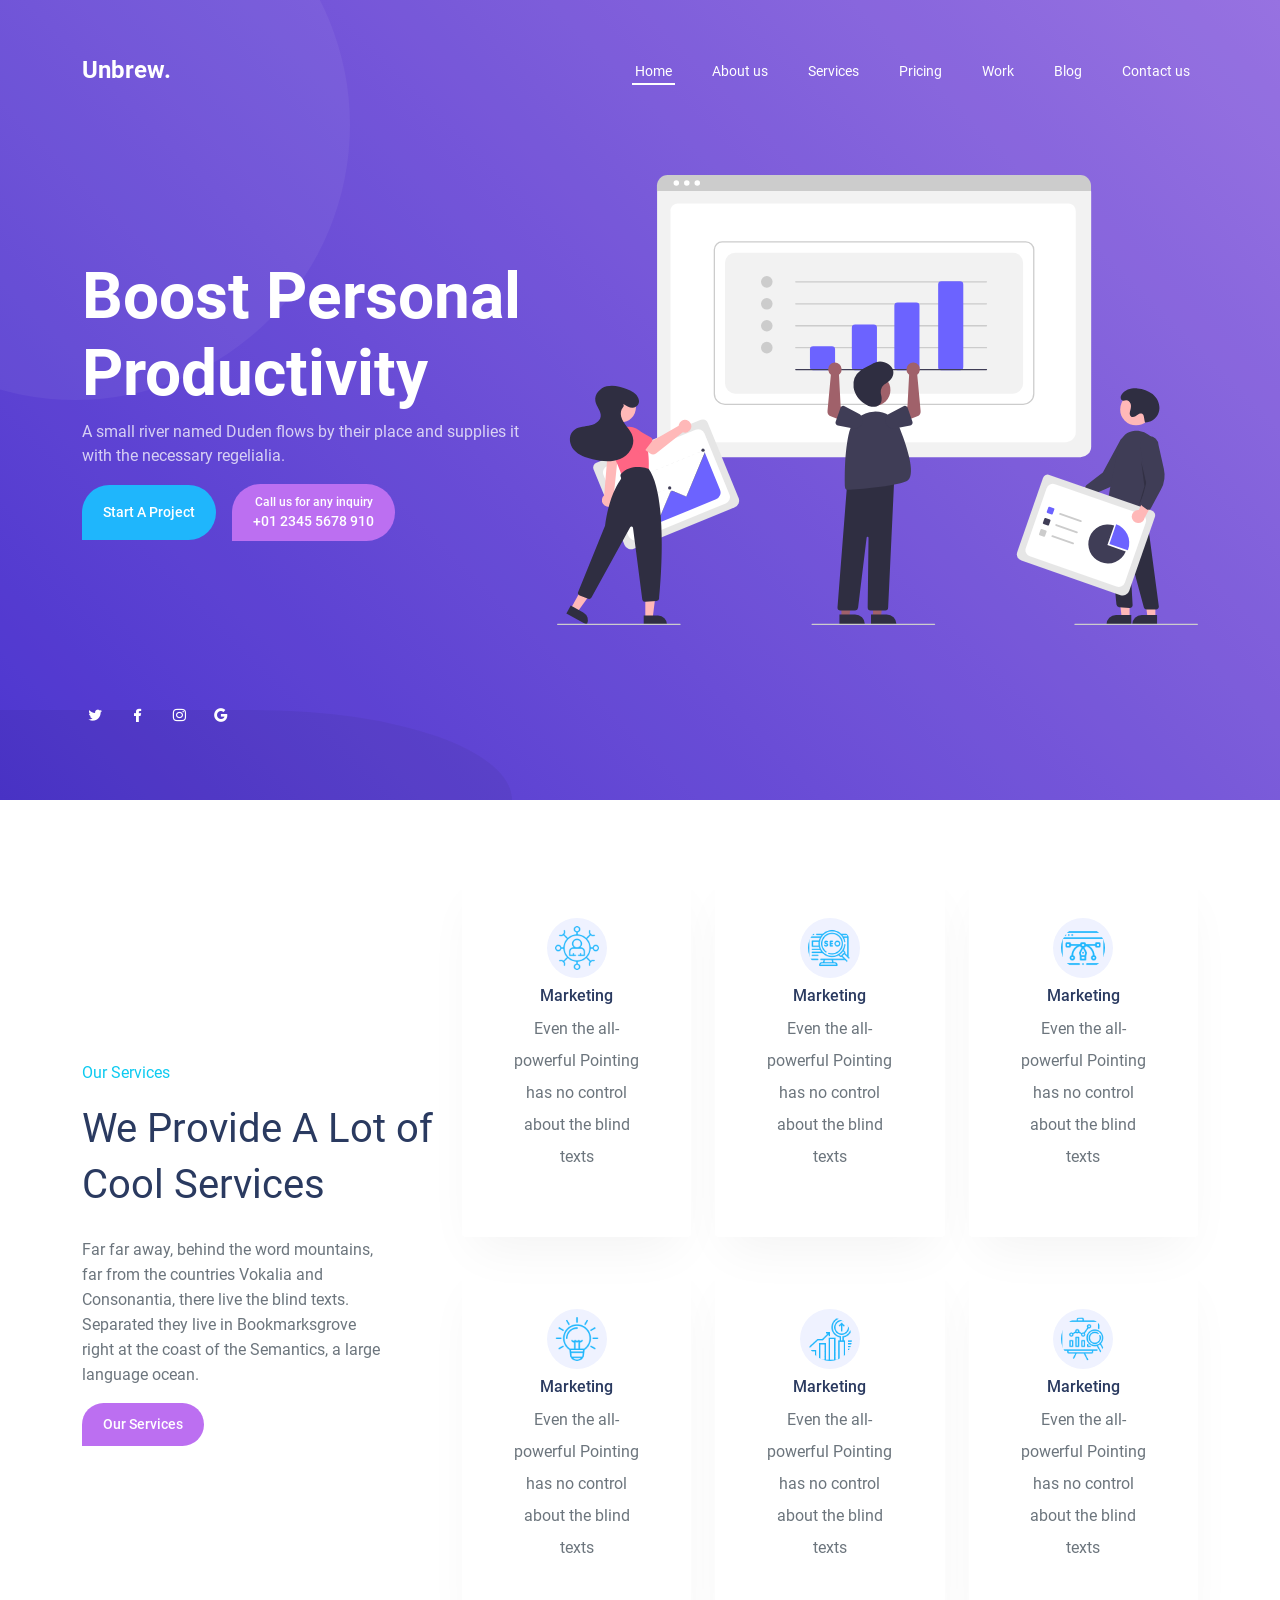
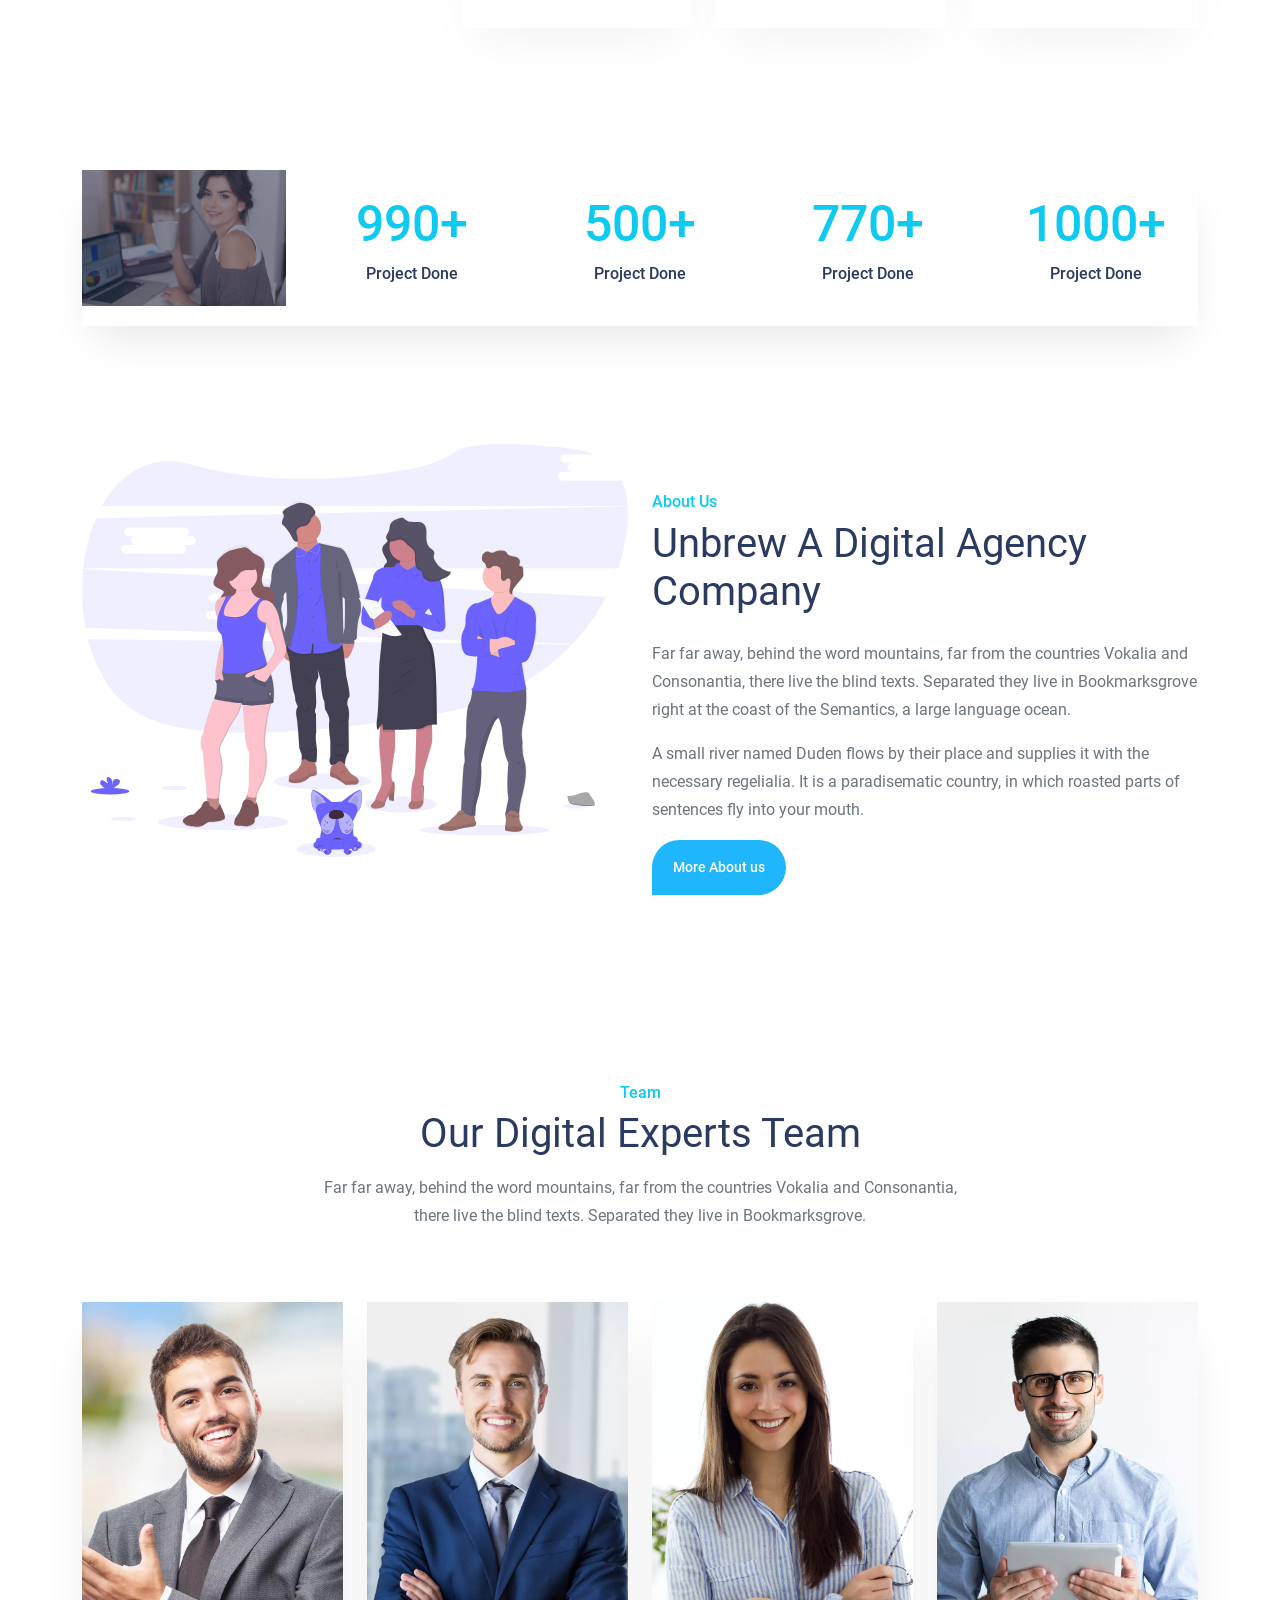
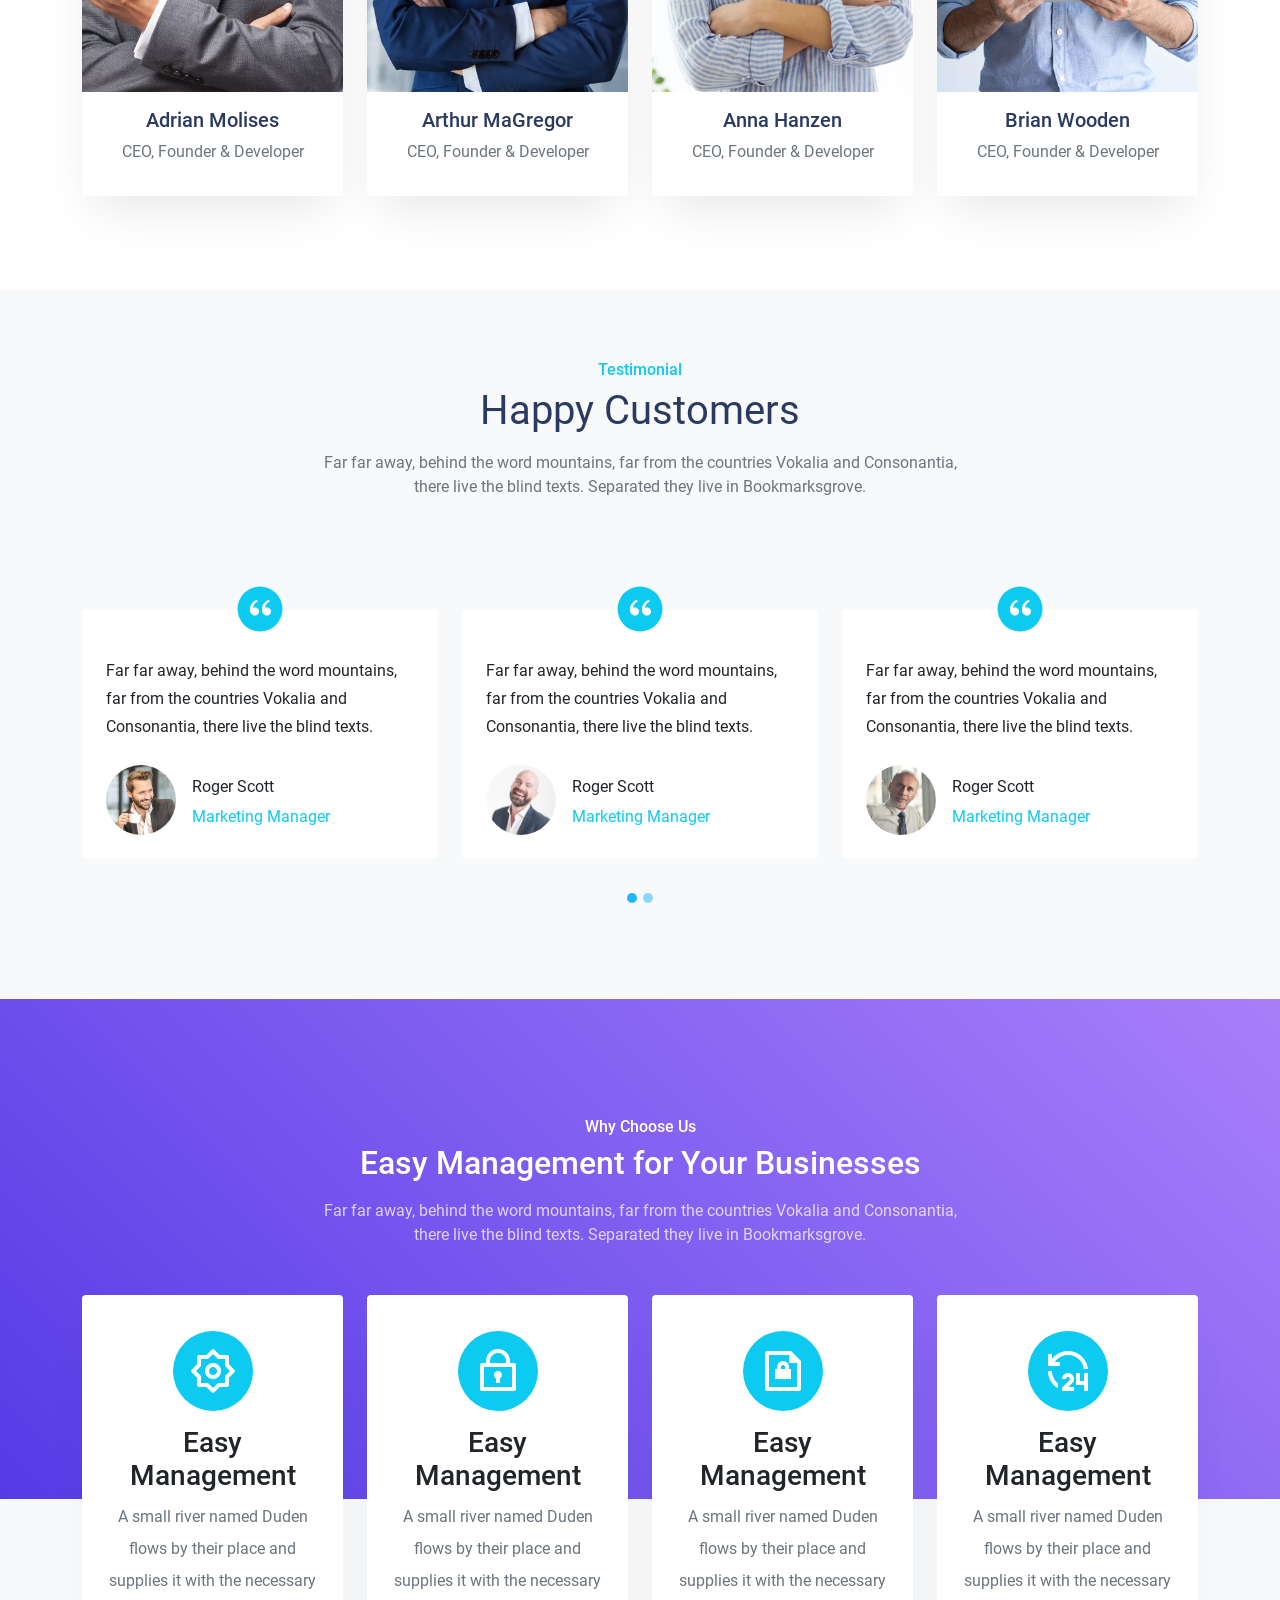
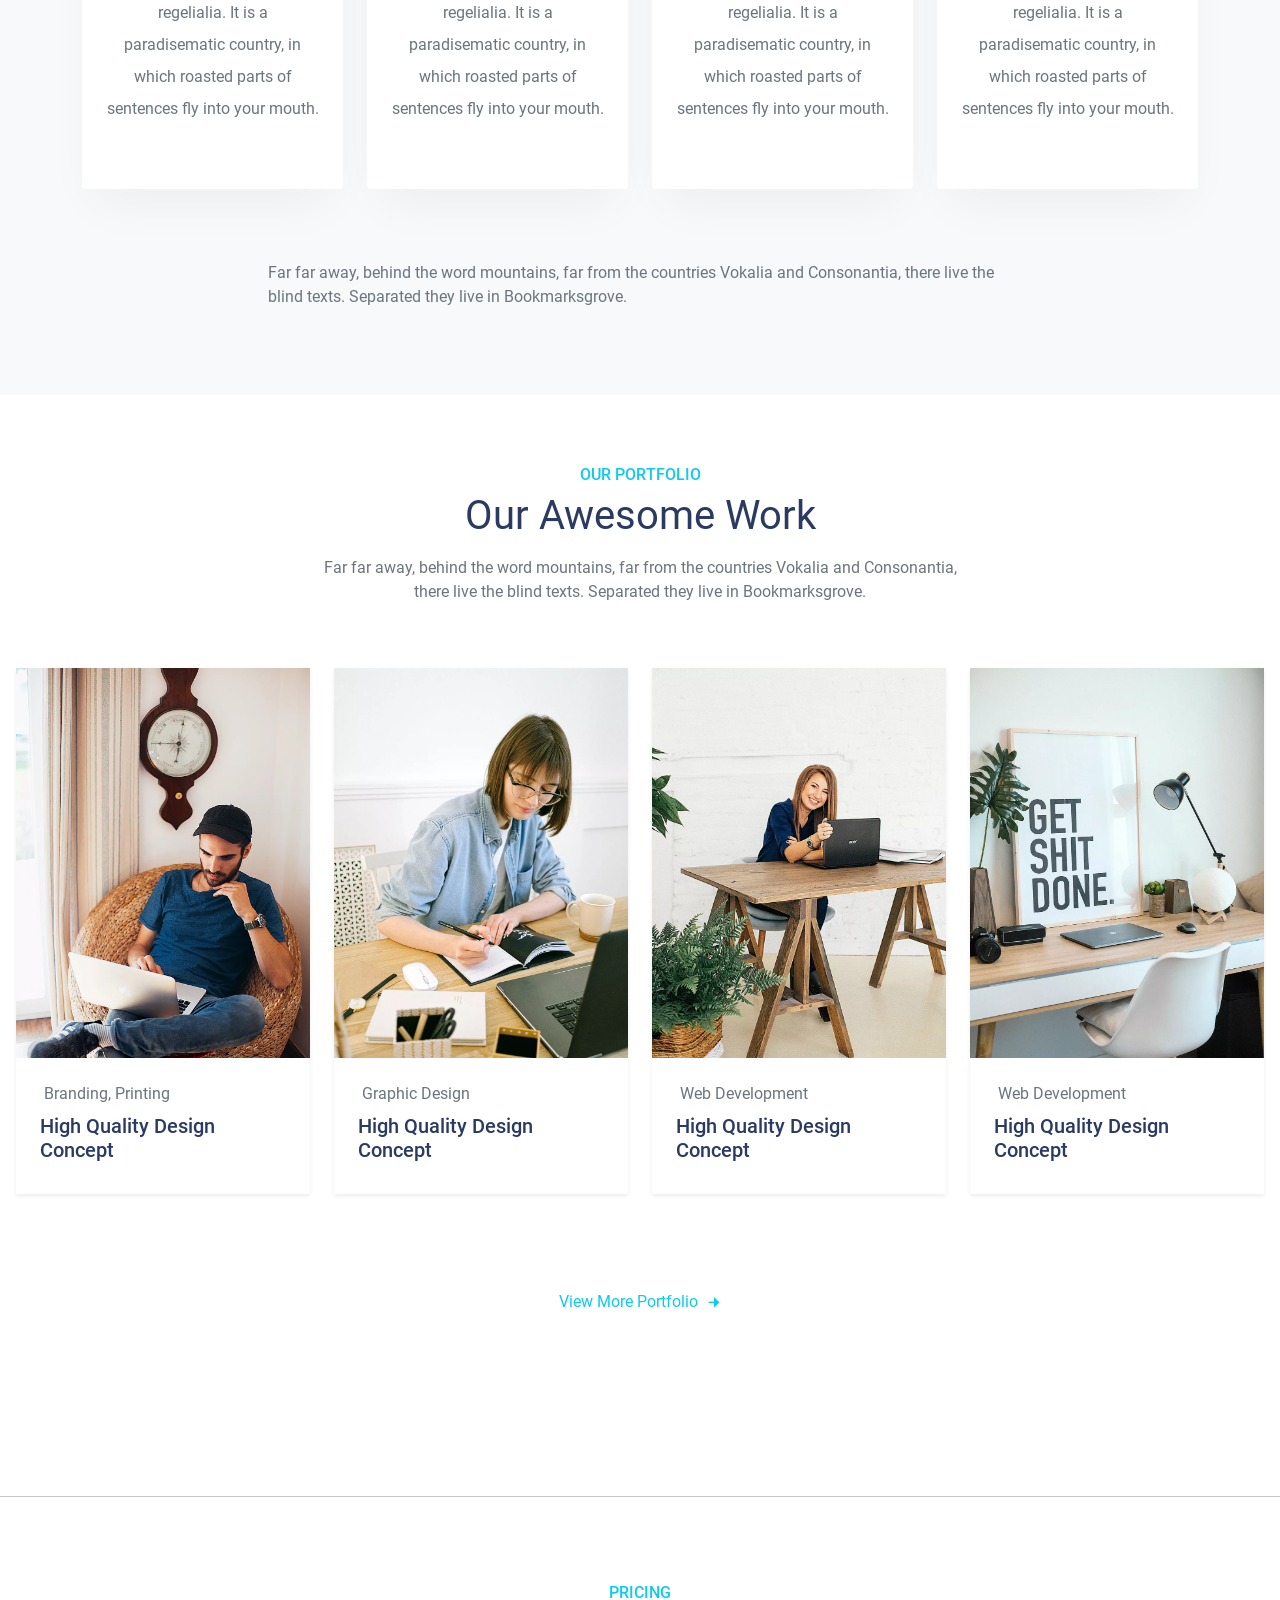
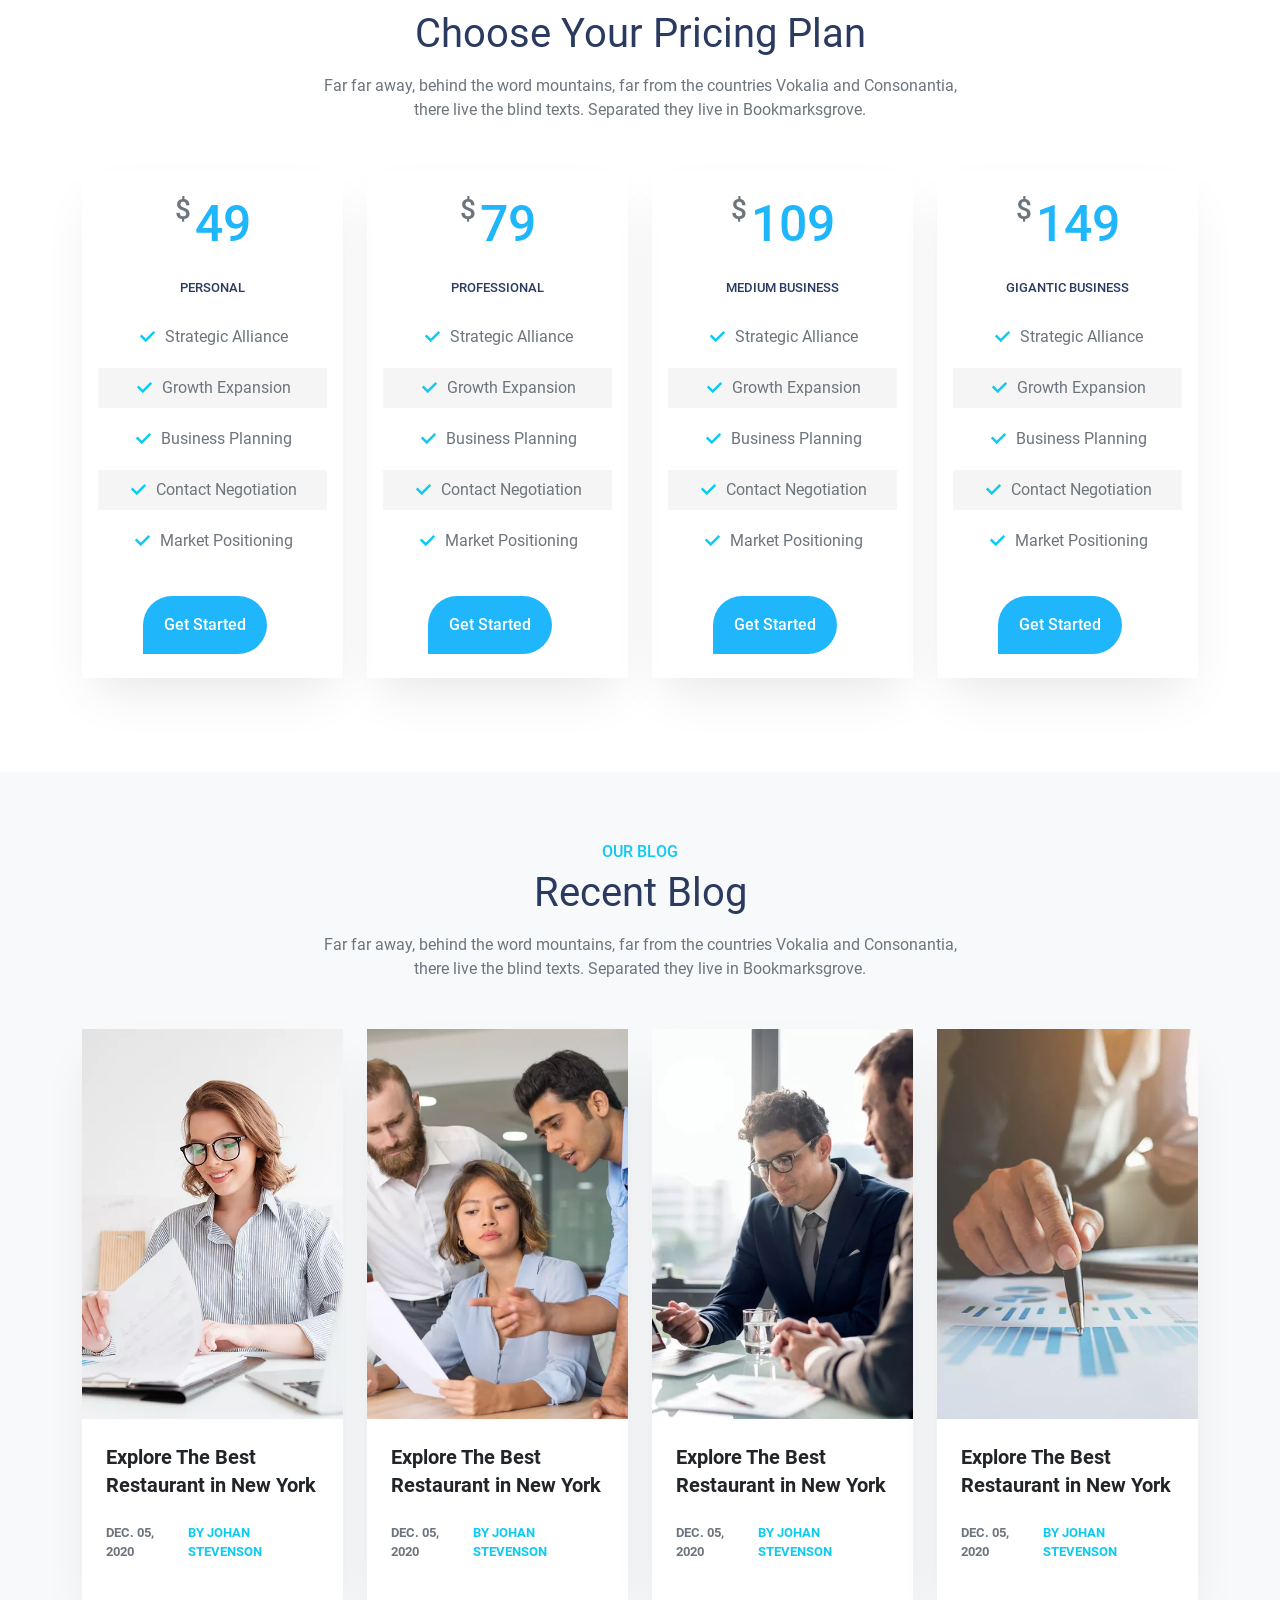
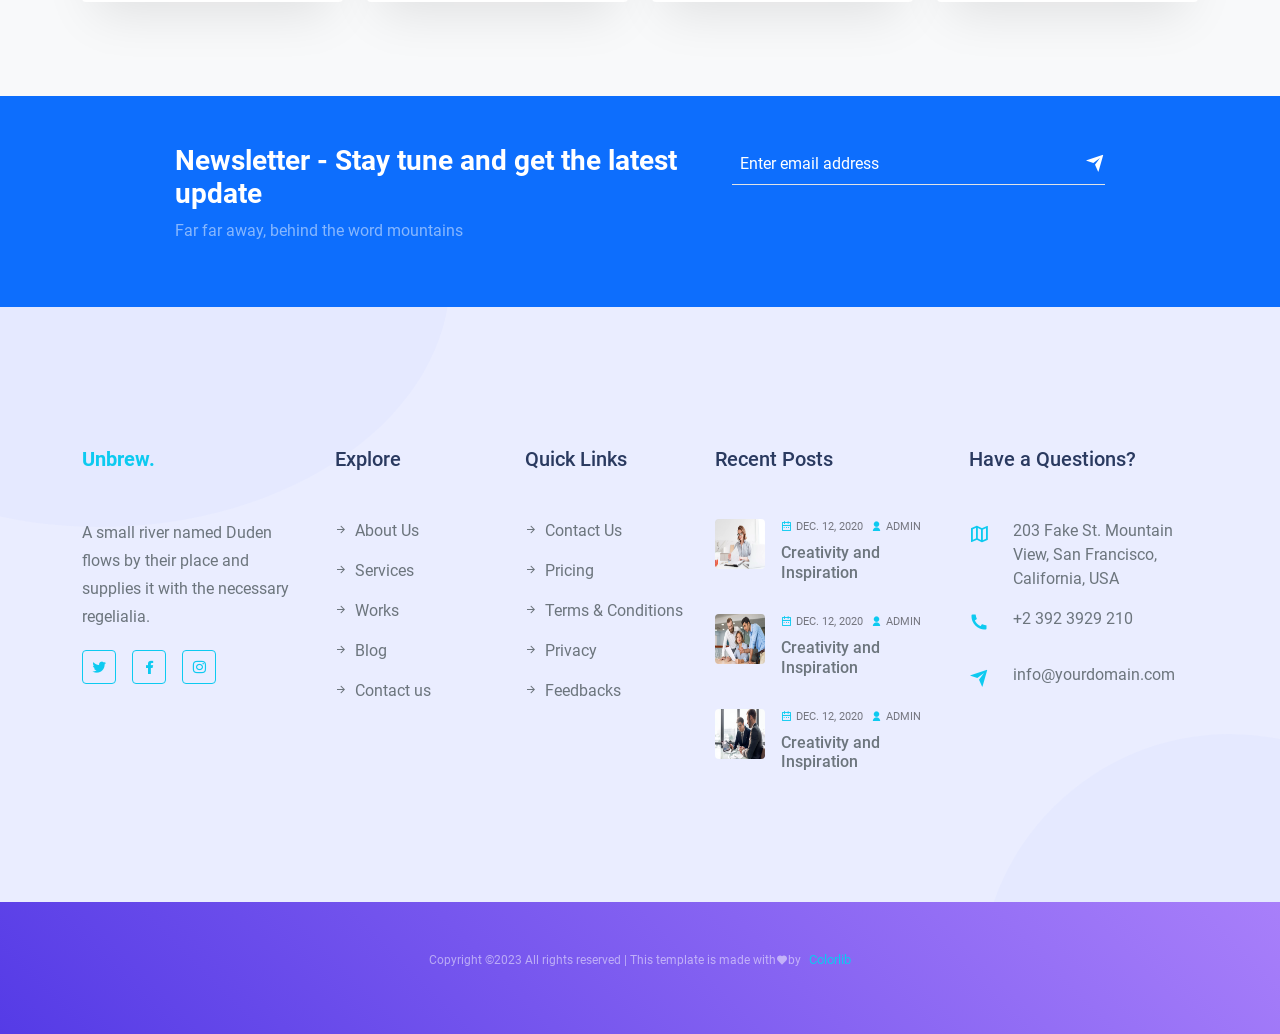
<file: portfolio/2653_BOOTSTRAP/2653_akshar_boostrep_pr_3/index.html>
<!DOCTYPE html>
<html>

<head>
    <meta charset="UTF-8">
    <meta name="viewport" content="width=device-width, initial-scale=1.0">
    <title>Bootstrap</title>
    <link rel="stylesheet" href="css/bootstrap.min.css" type="text/css">
    <link rel="stylesheet" href="fonts/stylesheet.css" type="text/css">
    <link rel="stylesheet" href="fonts/remixicon.css" type="text/css">
    <link rel="stylesheet" href="css/style.css" type="text/css">
</head>

<body>
    <!-- header start -->
    <header class="navbar navbar-expand-lg align-items-center position-absolute top-0 start-0 end-0 py-5">
        <div class="container">
            <div>
                <h2><a href="javascript:void(0)" class="navbar-brand text-white fs-4 fw-bold logo">Unbrew.</a></h2>
            </div>
            <button type="button" class="navbar-toggler text-white" data-bs-toggle="collapse"
                data-bs-target="#navbar"><span><i class="ri-menu-fill"></i></span></button>
            <nav class="navbar-collapse collapse menu" id="navbar">
                <ul class="navbar-nav ms-auto head">
                    <li class="home"><a href="index.html" class="nav-link text-white ms-4">Home</a></li>
                    <li><a href="about.html" class="nav-link text-white ms-4">About us</a></li>
                    <li><a href="services.html" class="nav-link text-white ms-4">Services</a></li>
                    <li><a href="pricing.html" class="nav-link text-white ms-4">Pricing</a></li>
                    <li><a href="work.html" class="nav-link text-white ms-4">Work</a></li>
                    <li><a href="blog.html" class="nav-link text-white ms-4">Blog</a></li>
                    <li><a href="contact.html" class="nav-link text-white ms-4">Contact us</a></li>
                </ul>
            </nav>
        </div>
    </header>
    <!-- header End -->
    <main>
        <!--banner start -->
        <section class="banner">
            <div class="overlay"></div>
            <div class="container">
                <div class="row">
                    <div class="col-sm-12 col-md-6 col-lg-5">
                        <div class="d-flex align-items-center" style="height: 800px;">
                            <div class="flex-column">
                                <h2 class="text-white display-3 fw-bold">Boost Personal Productivity</h2>
                                <p class="text-white text-opacity-75 fs-">A small river named Duden flows by their place
                                    and supplies it with the necessary regelialia.</p>
                                <div class="d-flex align-items-center">
                                    <a href="javascript:void(0)" class="btn bannre-btn btn1 text-white py-3  me-3">Start A Project</a>
                                    <a href="javascript:void(0)" class="btn bannre-btn btn2 text-white me-3 py-2">
                                        <span class="d-block call">Call us for any inquiry</span>
                                        <span>+01 2345 5678 910</span></a>
                                </div>
                                <div class="d-flex text-white position-absolute socoal">
                                    <a href="javascript:void(0)" class="nav-link me-3"><i class="ri-twitter-fill"></i></a>
                                    <a href="javascript:void(0)" class="nav-link me-3"><i class="ri-facebook-fill"></i></a>
                                    <a href="javascript:void(0)" class="nav-link me-3"><i class="ri-instagram-line"></i></a>
                                    <a href="javascript:void(0)" class="nav-link me-3"><i class="ri-google-fill"></i></a>
                                </div>
                            </div>
                        </div>
                    </div>
                    <div class="col-sm-12 col-md-6 col-lg-7">
                        <div class="d-flex align-items-center" style="height: 800px;">
                            <img src="images/bg_1.svg" class="img-fluid" alt="banner" title="banner">
                        </div>
                    </div>
                </div>
            </div>
        </section>
        <!--banner end-->
        <!-- services start -->
        <section class="py">
            <div class="container">
                <div class="row">
                    <div class="col-md-12 col-lg-12">
                        <div class="row align-items-center">
                            <div class="col-md-12 col-lg-4">
                                <div class="services-item">
                                    <p class="text-info">Our Services</p>
                                    <h2>We Provide A Lot of Cool Services</h2>
                                    <p class="text-secondary mb-3 mt-4 pe-5">Far far away, behind the word mountains,
                                        far from the countries Vokalia and Consonantia, there live the blind texts.
                                        Separated they live in Bookmarksgrove right at the coast of the Semantics, a
                                        large language ocean.</p>
                                    <a href="javascript:void(0)" class="btn bannre-btn btn2 text-white mb-3">Our Services</a>
                                </div>
                            </div>
                            <div class="col-md-12 col-lg-8">
                                <div class="row">
                                    <div class="col-sm-6 col-md-4 col-lg-4">
                                        <div class="services-body p-5 mb-4 text-center">
                                            <img class="p-2 mb-2" src="images/user.png" alt="services" title="services">
                                            <h6>Marketing</h6>
                                            <p class="text-secondary lh-lg">Even the all-powerful Pointing has no
                                                control
                                                about the blind texts </p>
                                        </div>
                                    </div>
                                    <div class="col-sm-6 col-md-4 col-lg-4">
                                        <div class="services-body p-5 mb-4 text-center">
                                            <img class="p-2 mb-2" src="images/seo.png" alt="services" title="services">
                                            <h6>Marketing</h6>
                                            <p class="text-secondary lh-lg">Even the all-powerful Pointing has no
                                                control
                                                about the blind texts </p>
                                        </div>
                                    </div>
                                    <div class="col-sm-6 col-md-4 col-lg-4">
                                        <div class="services-body p-5 mb-4 text-center">
                                            <img class="p-2 mb-2" src="images/graphic-design.png" alt="services"
                                                title="services">
                                            <h6>Marketing</h6>
                                            <p class="text-secondary lh-lg">Even the all-powerful Pointing has no
                                                control
                                                about the blind texts </p>
                                        </div>
                                    </div>
                                    <div class="col-sm-6 col-md-4 col-lg-4">
                                        <div class="services-body p-5 mb-4 text-center">
                                            <img class="p-2 mb-2" src="images/business.png" alt="services"
                                                title="services">
                                            <h6>Marketing</h6>
                                            <p class="text-secondary lh-lg">Even the all-powerful Pointing has no
                                                control
                                                about the blind texts </p>
                                        </div>
                                    </div>
                                    <div class="col-sm-6 col-md-4 col-lg-4">
                                        <div class="services-body p-5 mb-4 text-center">
                                            <img class="p-2 mb-2" src="images/search-engine.png" alt="services"
                                                title="services">
                                            <h6>Marketing</h6>
                                            <p class="text-secondary lh-lg">Even the all-powerful Pointing has no
                                                control
                                                about the blind texts </p>
                                        </div>
                                    </div>
                                    <div class="col-sm-6 col-md-4 col-lg-4">
                                        <div class="services-body p-5 mb-4 text-center">
                                            <img class="p-2 mb-2" src="images/analysis.png" alt="services"
                                                title="services">
                                            <h6>Marketing</h6>
                                            <p class="text-secondary lh-lg">Even the all-powerful Pointing has no
                                                control
                                                about the blind texts </p>
                                        </div>
                                    </div>
                                </div>
                            </div>
                        </div>
                    </div>
                </div>
            </div>
        </section>
        <!-- services end -->
        <!-- count Start -->
        <section class="py-5">
            <div class="container">
                <div class="row">
                    <div class="col-md-12">
                        <div class="count text-center">
                            <div class="row">
                                <div class="col-lg">
                                    <div class="count-img">
                                        <img src="images/about.jpg.webp" class="img-fluid" alt="count" title="count">
                                    </div>
                                </div>
                                <div class="col-md-6 col-lg">
                                    <div class="count-item px-4 py-4">
                                        <h2 class="text-info">990+</h2>
                                        <p>Project Done</p>
                                    </div>
                                </div>
                                <div class="col-md-6 col-lg">
                                    <div class="count-item px-4 py-4">
                                        <h2 class="text-info">500+</h2>
                                        <p>Project Done</p>
                                    </div>
                                </div>
                                <div class="col-md-6 col-lg">
                                    <div class="count-item px-4 py-4">
                                        <h2 class="text-info">770+</h2>
                                        <p>Project Done</p>
                                    </div>
                                </div>
                                <div class="col-md-6 col-lg">
                                    <div class="count-item px-4 py-4">
                                        <h2 class="text-info">1000+</h2>
                                        <p>Project Done</p>
                                    </div>
                                </div>
                            </div>
                        </div>
                    </div>
                </div>
            </div>
        </section>
        <!-- count End -->
        <!-- about Us start -->
        <section class="py">
            <div class="container">
                <div class="row">
                    <div class="col-md-6">
                        <img src="images/about.svg" class="img-fluid mb-3" alt="about" title="about">
                    </div>
                    <div class="col-md-6">
                        <div class="py-md-5 about-item">
                            <h6 class="text-info mb-2">About Us</h6>
                            <h2 class="mb-4">Unbrew A Digital Agency Company</h2>
                            <p class="text-secondary mb-3">Far far away, behind the word mountains, far from the
                                countries Vokalia and Consonantia, there live the blind texts. Separated they live in
                                Bookmarksgrove right at the coast of the Semantics, a large language ocean.</p>
                            <p class="text-secondary mb-3">A small river named Duden flows by their place and supplies
                                it with the necessary regelialia. It is a paradisematic country, in which roasted parts
                                of sentences fly into your mouth.</p>
                            <a href="javascript:void(0)" class="btn bannre-btn btn1 text-white py-3  me-3">More About us</a>
                        </div>
                    </div>
                </div>
            </div>
        </section>
        <!-- about Us End -->
        <!-- team Start -->
        <section class="py">
            <div class="container">
                <div class="row">
                    <div class="d-flex justify-content-center pb-4">
                        <div class="col-md-7">
                            <div class="team-title text-center">
                                <h6 class="text-info">Team</h6>
                                <h2 class="mb-3">Our Digital Experts Team</h2>
                                <p class="text-secondary mb-5">Far far away, behind the word mountains, far from the
                                    countries Vokalia and Consonantia, there live the blind texts. Separated they live
                                    in Bookmarksgrove.</p>
                            </div>
                        </div>
                    </div>
                </div>
                <div class="row">
                    <div class="col-md-6 col-lg-3">
                        <div class="team-body mb-4 position-relative">
                            <div class="team-img" style="background-image: url('images/team-1.jpg.webp');">
                                <div class="team-icon position-absolute">
                                    <a href="javascript:void(0)" class="nav-link mb-3"><i class="ri-twitter-fill"></i></a>
                                    <a href="javascript:void(0)" class="nav-link mb-3"><i class="ri-facebook-fill"></i></a>
                                    <a href="javascript:void(0)" class="nav-link mb-3"><i class="ri-instagram-line"></i></a>
                                    <a href="javascript:void(0)" class="nav-link mb-3"><i class="ri-google-fill"></i></a>
                                </div>
                            </div>
                            <div class="team-text text-center py-3">
                                <h5>Adrian Molises</h5>
                                <p class="text-secondary">CEO, Founder & Developer</p>
                            </div>
                        </div>
                    </div>
                    <div class="col-md-6 col-lg-3">
                        <div class="team-body mb-4 position-relative">
                            <div class="team-img" style="background-image: url('images/team-2.jpg.webp');">
                                <div class="team-icon position-absolute">
                                    <a href="javascript:void(0)" class="nav-link mb-3"><i class="ri-twitter-fill"></i></a>
                                    <a href="javascript:void(0)" class="nav-link mb-3"><i class="ri-facebook-fill"></i></a>
                                    <a href="javascript:void(0)" class="nav-link mb-3"><i class="ri-instagram-line"></i></a>
                                    <a href="javascript:void(0)" class="nav-link mb-3"><i class="ri-google-fill"></i></a>
                                </div>
                            </div>
                            <div class="team-text text-center py-3">
                                <h5>Arthur MaGregor</h5>
                                <p class="text-secondary">CEO, Founder & Developer</p>
                            </div>
                        </div>
                    </div>
                    <div class="col-md-6 col-lg-3">
                        <div class="team-body mb-4 position-relative">
                            <div class="team-img" style="background-image: url('images/team-3.jpg.webp');">
                                <div class="team-icon position-absolute">
                                    <a href="javascript:void(0)" class="nav-link mb-3"><i class="ri-twitter-fill"></i></a>
                                    <a href="javascript:void(0)" class="nav-link mb-3"><i class="ri-facebook-fill"></i></a>
                                    <a href="javascript:void(0)" class="nav-link mb-3"><i class="ri-instagram-line"></i></a>
                                    <a href="javascript:void(0)" class="nav-link mb-3"><i class="ri-google-fill"></i></a>
                                </div>
                            </div>
                            <div class="team-text text-center py-3">
                                <h5>Anna Hanzen</h5>
                                <p class="text-secondary">CEO, Founder & Developer</p>
                            </div>
                        </div>
                    </div>
                    <div class="col-md-6 col-lg-3">
                        <div class="team-body mb-4 position-relative">
                            <div class="team-img" style="background-image: url('images/team-4.jpg.webp');">
                                <div class="team-icon position-absolute">
                                    <a href="javascript:void(0)" class="nav-link mb-3"><i class="ri-twitter-fill"></i></a>
                                    <a href="javascript:void(0)" class="nav-link mb-3"><i class="ri-facebook-fill"></i></a>
                                    <a href="javascript:void(0)" class="nav-link mb-3"><i class="ri-instagram-line"></i></a>
                                    <a href="javascript:void(0)" class="nav-link mb-3"><i class="ri-google-fill"></i></a>
                                </div>
                            </div>
                            <div class="team-text text-center py-3">
                                <h5>Brian Wooden</h5>
                                <p class="text-secondary">CEO, Founder & Developer</p>
                            </div>
                        </div>
                    </div>
                </div>
            </div>
        </section>
        <!-- team End -->
        <!-- Testimonial start -->
        <section class="bg-light py">
            <div class="container">
                <div class="row">
                    <div class="d-flex justify-content-center">
                        <div class="col-md-7">
                            <div class="test-title text-center">
                                <h6 class="text-info">Testimonial</h6>
                                <h2 class="mb-3">Happy Customers</h2>
                                <p class="text-secondary">Far far away, behind the word mountains, far from the
                                    countries Vokalia and Consonantia, there live the blind texts. Separated they live
                                    in Bookmarksgrove.</p>
                            </div>
                        </div>
                    </div>
                </div>
                <div class="carousel slide py" data-bs-ride="carousel" id="test">
                    <div class="carousel-indicators">
                        <button type="button" data-bs-target="#test" data-bs-slide-to="0" class="active"></button>
                        <button type="button" data-bs-target="#test" data-bs-slide-to="1"></button>
                    </div>
                    <div class="carousel-inner">
                        <div class="carousel-item active">
                            <div class="row">
                                <div class="col-md-6 col-lg-4">
                                    <div class="test-text rounded-1 bg-white p-4 position-relative mt-4">
                                        <i
                                            class="ri-double-quotes-l position-absolute top-0 start-50 translate-middle bg-info text-white text-center fs-3"></i>
                                        <p class="mt-4">Far far away, behind the word mountains, far from the countries
                                            Vokalia and Consonantia, there live the blind texts.</p>
                                        <div class="test-img d-flex mt-4">
                                            <img src="images/person_1.jpg.webp" alt="person" title="person" width="70px"
                                                height="70px" class="rounded-circle me-3">
                                            <div class="teat-name text-start">
                                                <p class="mt-2 mb-1">Roger Scott <br /></p>
                                                <span class="text-info">Marketing Manager</span>
                                            </div>
                                        </div>
                                    </div>
                                </div>
                                <div class="col-md-6 col-lg-4">
                                    <div class="test-text rounded-1 bg-white p-4 position-relative mt-4">
                                        <i
                                            class="ri-double-quotes-l position-absolute top-0 start-50 translate-middle bg-info text-white text-center fs-3"></i>
                                        <p class="mt-4">Far far away, behind the word mountains, far from the countries
                                            Vokalia and Consonantia, there live the blind texts.</p>
                                        <div class="test-img d-flex mt-4">
                                            <img src="images/person_2.jpg.webp" alt="person" title="person" width="70px"
                                                height="70px" class="rounded-circle me-3">
                                            <div class="teat-name text-start">
                                                <p class="mt-2 mb-1">Roger Scott <br /></p>
                                                <span class="text-info">Marketing Manager</span>
                                            </div>
                                        </div>
                                    </div>
                                </div>
                                <div class="col-md-6 col-lg-4">
                                    <div class="test-text rounded-1 bg-white p-4 position-relative mt-4">
                                        <i
                                            class="ri-double-quotes-l position-absolute top-0 start-50 translate-middle bg-info text-white text-center fs-3"></i>
                                        <p class="mt-4">Far far away, behind the word mountains, far from the countries
                                            Vokalia and Consonantia, there live the blind texts.</p>
                                        <div class="test-img d-flex mt-4">
                                            <img src="images/person_3.jpg.webp" alt="person" title="person" width="70px"
                                                height="70px" class="rounded-circle me-3">
                                            <div class="teat-name text-start">
                                                <p class="mt-2 mb-1">Roger Scott <br /></p>
                                                <span class="text-info">Marketing Manager</span>
                                            </div>
                                        </div>
                                    </div>
                                </div>
                            </div>
                        </div>
                        <div class="carousel-item">
                            <div class="row">
                                <div class="col-md-6 col-lg-4">
                                    <div class="test-text rounded-1 bg-white p-4 position-relative mt-4">
                                        <i
                                            class="ri-double-quotes-l position-absolute top-0 start-50 translate-middle bg-info text-white text-center fs-3"></i>
                                        <p class="mt-4">Far far away, behind the word mountains, far from the countries
                                            Vokalia and Consonantia, there live the blind texts.</p>
                                        <div class="test-img d-flex mt-4">
                                            <img src="images/person_3.jpg.webp" alt="person" title="person" width="70px"
                                                height="70px" class="rounded-circle me-3">
                                            <div class="teat-name text-start">
                                                <p class="mt-2 mb-1">Roger Scott <br /></p>
                                                <span class="text-info">Marketing Manager</span>
                                            </div>
                                        </div>
                                    </div>
                                </div>
                                <div class="col-md-6 col-lg-4">
                                    <div class="test-text rounded-1 bg-white p-4 position-relative mt-4">
                                        <i
                                            class="ri-double-quotes-l position-absolute top-0 start-50 translate-middle bg-info text-white text-center fs-3"></i>
                                        <p class="mt-4">Far far away, behind the word mountains, far from the countries
                                            Vokalia and Consonantia, there live the blind texts.</p>
                                        <div class="test-img d-flex mt-4">
                                            <img src="images/person_2.jpg.webp" alt="person" title="person" width="70px"
                                                height="70px" class="rounded-circle me-3">
                                            <div class="teat-name text-start">
                                                <p class="mt-2 mb-1">Roger Scott <br /></p>
                                                <span class="text-info">Marketing Manager</span>
                                            </div>
                                        </div>
                                    </div>
                                </div>
                                <div class="col-md-6 col-lg-4">
                                    <div class="test-text rounded-1 bg-white p-4 position-relative mt-4">
                                        <i
                                            class="ri-double-quotes-l position-absolute top-0 start-50 translate-middle bg-info text-white text-center fs-3"></i>
                                        <p class="mt-4">Far far away, behind the word mountains, far from the countries
                                            Vokalia and Consonantia, there live the blind texts.</p>
                                        <div class="test-img d-flex mt-4">
                                            <img src="images/person_1.jpg.webp" alt="person" title="person" width="70px"
                                                height="70px" class="rounded-circle me-3">
                                            <div class="teat-name text-start">
                                                <p class="mt-2 mb-1">Roger Scott <br /></p>
                                                <span class="text-info">Marketing Manager</span>
                                            </div>
                                        </div>
                                    </div>
                                </div>
                            </div>
                        </div>
                    </div>
                </div>
            </div>
            </div>
        </section>
        <!-- Testimonial End -->
        <!-- why Start -->
        <section class="bg-light">
            <div class="position-relative d-flex justify-content-center">
                <div class="why-ovely position-absolute"></div>
                <div class="why py mt-5">
                    <div class="container">
                        <div class="row">
                            <div class="d-flex justify-content-center">
                                <div class="col-md-7">
                                    <div class="why-title text-center mb-5">
                                        <h6 class="text-white">Why Choose Us</h6>
                                        <h2 class="mb-3 text-white">Easy Management for Your Businesses</h2>
                                        <p class="text-white opacity-75">Far far away, behind the word mountains, far
                                            from the
                                            countries Vokalia and Consonantia, there live the blind texts. Separated
                                            they live
                                            in Bookmarksgrove.</p>
                                    </div>
                                </div>
                            </div>
                        </div>
                        <div class="row">
                            <div class="col-md-6 col-lg-3">
                                <div class="why-body p-4 py-5 mb-4 text-center bg-white rounded-1 shadow-sm">
                                    <i class="ri-settings-2-line bg-info display-5 text-white p-3 rounded-circle"></i>
                                    <h3 class="mt-4">Easy Management</h3>
                                    <p class="text-secondary lh-lg">A small river named Duden flows by their place and
                                        supplies it with the necessary regelialia. It is a paradisematic country, in
                                        which roasted parts of sentences fly into your mouth. </p>
                                </div>
                            </div>
                            <div class="col-md-6 col-lg-3">
                                <div class="why-body p-4 py-5 mb-4 text-center bg-white rounded-1 shadow-sm">
                                    <i class="ri-lock-2-line bg-info display-5 text-white p-3 rounded-circle"></i>
                                    <h3 class="mt-4">Easy Management</h3>
                                    <p class="text-secondary lh-lg">A small river named Duden flows by their place and
                                        supplies it with the necessary regelialia. It is a paradisematic country, in
                                        which roasted parts of sentences fly into your mouth. </p>
                                </div>
                            </div>
                            <div class="col-md-6 col-lg-3">
                                <div class="why-body p-4 py-5 mb-4 text-center bg-white rounded-1 shadow-sm">
                                    <i class="ri-file-lock-line bg-info display-5 text-white p-3 rounded-circle"></i>
                                    <h3 class="mt-4">Easy Management</h3>
                                    <p class="text-secondary lh-lg">A small river named Duden flows by their place and
                                        supplies it with the necessary regelialia. It is a paradisematic country, in
                                        which roasted parts of sentences fly into your mouth. </p>
                                </div>
                            </div>
                            <div class="col-md-6 col-lg-3">
                                <div class="why-body p-4 py-5 mb-4 text-center bg-white rounded-1 shadow-sm">
                                    <i class="ri-24-hours-line bg-info display-5 text-white p-3 rounded-circle"></i>
                                    <h3 class="mt-4">Easy Management</h3>
                                    <p class="text-secondary lh-lg">A small river named Duden flows by their place and
                                        supplies it with the necessary regelialia. It is a paradisematic country, in
                                        which roasted parts of sentences fly into your mouth. </p>
                                </div>
                            </div>
                        </div>
                        <div class="row">
                            <div class="d-flex justify-content-center mt-5">
                                <div class="col-md-8">
                                    <p class="text-secondary">Far far away, behind the word mountains, far from the
                                        countries Vokalia and Consonantia, there live the blind texts. Separated they
                                        live in Bookmarksgrove.</p>
                                </div>
                            </div>
                        </div>
                    </div>
                </div>
            </div>
        </section>
        <!-- why End -->
        <!-- OUR PORTFOLIO start -->
        <section class="py">
            <div class="container">
                <div class="row">
                    <div class="d-flex justify-content-center">
                        <div class="col-md-7">
                            <div class="our-title text-center">
                                <h6 class="text-info">OUR PORTFOLIO</h6>
                                <h2 class="mb-3">Our Awesome Work</h2>
                                <p class="text-secondary">Far far away, behind the word mountains, far from the
                                    countries Vokalia and Consonantia, there live the blind texts. Separated they live
                                    in Bookmarksgrove.</p>
                            </div>
                        </div>
                    </div>
                </div>
            </div>
            <div class="px-3 mt-5">
                <div class="row">
                    <div class="col-md-6 col-lg-3">
                        <div class="our-body shadow-sm">
                            <div class="our-img" style="background-image: url('images/work-1.jpg.webp');"></div>
                            <div class="our-text p-4">
                                <p class="text-secondary d-inline p-1 rounded-1">Branding, Printing</p>
                                <h5 class="mt-2"><a href="javascript:void(javascript:void(0))" class="nav-link">High Quality Design Concept</a></h5>
                            </div>
                        </div>
                    </div>
                    <div class="col-md-6 col-lg-3">
                        <div class="our-body shadow-sm">
                            <div class="our-img" style="background-image: url('images/work-2.jpg.webp');"></div>
                            <div class="our-text p-4">
                                <p class="text-secondary d-inline p-1 rounded-1">Graphic Design</p>
                                <h5 class="mt-2"><a href="javascript:void(javascript:void(0))" class="nav-link">High Quality Design Concept</a></h5>
                            </div>
                        </div>
                    </div>
                    <div class="col-md-6 col-lg-3">
                        <div class="our-body shadow-sm">
                            <div class="our-img" style="background-image: url('images/work-3.jpg.webp');"></div>
                            <div class="our-text p-4">
                                <p class="text-secondary d-inline p-1 rounded-1">Web Development</p>
                                <h5 class="mt-2"><a href="javascript:void(javascript:void(0))" class="nav-link">High Quality Design Concept</a></h5>
                            </div>
                        </div>
                    </div>
                    <div class="col-md-6 col-lg-3">
                        <div class="our-body shadow-sm">
                            <div class="our-img" style="background-image: url('images/work-4.jpg.webp');"></div>
                            <div class="our-text p-4">
                                <p class="text-secondary d-inline p-1 rounded-1">Web Development</p>
                                <h5 class="mt-2"><a href="javascript:void(javascript:void(0))" class="nav-link">High Quality Design Concept</a></h5>
                            </div>
                        </div>
                    </div>
                </div>
            </div>
            <div class="d-flex justify-content-center my-5 text-info our-btn">
                <a href="javascript:void(0)" class="nav-link my-5 align-items-center d-flex d-inline-block">View More Portfolio<i
                        class="ri-arrow-right-fill ms-2"></i></a>
            </div>
        </section>
        <hr />
        <!-- OUR PORTFOLIO End -->
        <!-- PRICING start -->
        <section class="py">
            <div class="container">
                <div class="row">
                    <div class="d-flex justify-content-center">
                        <div class="col-md-7">
                            <div class="price-title text-center mb-5">
                                <h6 class="text-info">PRICING</h6>
                                <h2 class="mb-3">Choose Your Pricing Plan</h2>
                                <p class="text-secondary">Far far away, behind the word mountains, far from the
                                    countries Vokalia and Consonantia, there live the blind texts. Separated they live
                                    in Bookmarksgrove.</p>
                            </div>
                        </div>
                    </div>
                </div>
                <div class="row">
                    <div class="col-md-6 col-lg-3">
                        <div class="box text-center py-4 px-3 mb-4">
                            <h4 class="mb-4 t"><sup class="text-secondary fs-3 me-1">$</sup><span>49</span></h4>
                            <p class="mb-4">PERSONAL</p>
                            <ul class="navbar-nav">
                                <li class="mb-3 d-flex align-items-center justify-content-center text-secondary"><i
                                        class="ri-check-fill text-info fs-5 fw-bold me-2"></i>Strategic Alliance</li>
                                <li class="mb-3 d-flex align-items-center justify-content-center text-secondary"><i
                                        class="ri-check-fill text-info fs-5 fw-bold me-2"></i>Growth Expansion</li>
                                <li class="mb-3 d-flex align-items-center justify-content-center text-secondary"><i
                                        class="ri-check-fill text-info fs-5 fw-bold me-2"></i>Business Planning</li>
                                <li class="mb-3 d-flex align-items-center justify-content-center text-secondary"><i
                                        class="ri-check-fill text-info fs-5 fw-bold me-2"></i>Contact Negotiation</li>
                                <li class="mb-3 d-flex align-items-center justify-content-center text-secondary"><i
                                        class="ri-check-fill text-info fs-5 fw-bold me-2"></i>Market Positioning</li>
                            </ul>
                            <a href="javascript:void(0)" class="btn bannre-btn btn1 text-white py-3  me-3 mt-4 fs-6">Get Started</a>
                        </div>
                    </div>
                    <div class="col-md-6 col-lg-3">
                        <div class="box text-center py-4 px-3 mb-4">
                            <h4 class="mb-4 t"><sup class="text-secondary fs-3 me-1">$</sup><span>79</span></h4>
                            <p class="mb-4">PROFESSIONAL</p>
                            <ul class="navbar-nav">
                                <li class="mb-3 d-flex align-items-center justify-content-center text-secondary"><i
                                        class="ri-check-fill text-info fs-5 fw-bold me-2"></i>Strategic Alliance</li>
                                <li class="mb-3 d-flex align-items-center justify-content-center text-secondary"><i
                                        class="ri-check-fill text-info fs-5 fw-bold me-2"></i>Growth Expansion</li>
                                <li class="mb-3 d-flex align-items-center justify-content-center text-secondary"><i
                                        class="ri-check-fill text-info fs-5 fw-bold me-2"></i>Business Planning</li>
                                <li class="mb-3 d-flex align-items-center justify-content-center text-secondary"><i
                                        class="ri-check-fill text-info fs-5 fw-bold me-2"></i>Contact Negotiation</li>
                                <li class="mb-3 d-flex align-items-center justify-content-center text-secondary"><i
                                        class="ri-check-fill text-info fs-5 fw-bold me-2"></i>Market Positioning</li>
                            </ul>
                            <a href="javascript:void(0)" class="btn bannre-btn btn1 text-white py-3  me-3 mt-4 fs-6">Get Started</a>
                        </div>
                    </div>
                    <div class="col-md-6 col-lg-3">
                        <div class="box text-center py-4 px-3 mb-4">
                            <h4 class="mb-4 t"><sup class="text-secondary fs-3 me-1">$</sup><span>109</span></h4>
                            <p class="mb-4">MEDIUM BUSINESS</p>
                            <ul class="navbar-nav">
                                <li class="mb-3 d-flex align-items-center justify-content-center text-secondary"><i
                                        class="ri-check-fill text-info fs-5 fw-bold me-2"></i>Strategic Alliance</li>
                                <li class="mb-3 d-flex align-items-center justify-content-center text-secondary"><i
                                        class="ri-check-fill text-info fs-5 fw-bold me-2"></i>Growth Expansion</li>
                                <li class="mb-3 d-flex align-items-center justify-content-center text-secondary"><i
                                        class="ri-check-fill text-info fs-5 fw-bold me-2"></i>Business Planning</li>
                                <li class="mb-3 d-flex align-items-center justify-content-center text-secondary"><i
                                        class="ri-check-fill text-info fs-5 fw-bold me-2"></i>Contact Negotiation</li>
                                <li class="mb-3 d-flex align-items-center justify-content-center text-secondary"><i
                                        class="ri-check-fill text-info fs-5 fw-bold me-2"></i>Market Positioning</li>
                            </ul>
                            <a href="javascript:void(0)" class="btn bannre-btn btn1 text-white py-3  me-3 mt-4 fs-6">Get Started</a>
                        </div>
                    </div>
                    <div class="col-md-6 col-lg-3">
                        <div class="box text-center py-4 px-3 mb-4">
                            <h4 class="mb-4 t"><sup class="text-secondary fs-3 me-1">$</sup><span>149</span></h4>
                            <p class="mb-4">GIGANTIC BUSINESS</p>
                            <ul class="navbar-nav">
                                <li class="mb-3 d-flex align-items-center justify-content-center text-secondary"><i
                                        class="ri-check-fill text-info fs-5 fw-bold me-2"></i>Strategic Alliance</li>
                                <li class="mb-3 d-flex align-items-center justify-content-center text-secondary"><i
                                        class="ri-check-fill text-info fs-5 fw-bold me-2"></i>Growth Expansion</li>
                                <li class="mb-3 d-flex align-items-center justify-content-center text-secondary"><i
                                        class="ri-check-fill text-info fs-5 fw-bold me-2"></i>Business Planning</li>
                                <li class="mb-3 d-flex align-items-center justify-content-center text-secondary"><i
                                        class="ri-check-fill text-info fs-5 fw-bold me-2"></i>Contact Negotiation</li>
                                <li class="mb-3 d-flex align-items-center justify-content-center text-secondary"><i
                                        class="ri-check-fill text-info fs-5 fw-bold me-2"></i>Market Positioning</li>
                            </ul>
                            <a href="javascript:void(0)" class="btn bannre-btn btn1 text-white py-3  me-3 mt-4 fs-6">Get Started</a>
                        </div>
                    </div>
                </div>
            </div>
        </section>
        <!-- PRICING End -->
        <!-- Our Blog Start -->
        <section class="py bg-light">
            <div class="container">
                <div class="row">
                    <div class="d-flex justify-content-center">
                        <div class="col-md-7">
                            <div class="blog-title text-center mb-5">
                                <h6 class="text-info">OUR BLOG</h6>
                                <h2 class="mb-3">Recent Blog</h2>
                                <p class="text-secondary">Far far away, behind the word mountains, far from the
                                    countries Vokalia and Consonantia, there live the blind texts. Separated they live
                                    in Bookmarksgrove.</p>
                            </div>
                        </div>
                    </div>
                </div>
                <div class="row">
                    <div class="col-md-6 col-lg-3">
                        <div class="blog-body mb-4 bg-white rounded-1">
                            <a href="blog-details.html" class="nav-link">
                                <div class="blog-img" style="background-image: url('images/blog_1.jpg.webp');"></div>
                            </a>
                            <div class="blog-text p-4">
                                <h5><a href="javascript:void(0)" class="nav-link fw-bold">Explore The Best<br /> Restaurant in New
                                        York</a></h5>
                                <p class="text-secondary mt-4 d-flex fw-bold">
                                    <span class="me-2">DEC. 05, 2020</span>
                                    <a href="javascript:void(0)" class="nav-link text-info">BY JOHAN STEVENSON</a>
                                </p>
                            </div>
                        </div>
                    </div>
                    <div class="col-md-6 col-lg-3">
                        <div class="blog-body mb-4 bg-white rounded-1">
                            <a href="blog-details.html" class="nav-link">
                                <div class="blog-img" style="background-image: url('images/blog2.jpg.webp');"></div>
                            </a>
                            <div class="blog-text p-4">
                                <h5><a href="javascript:void(0)" class="nav-link fw-bold">Explore The Best<br /> Restaurant in New
                                        York</a></h5>
                                <p class="text-secondary mt-4 d-flex fw-bold">
                                    <span class="me-2">DEC. 05, 2020</span>
                                    <a href="javascript:void(0)" class="nav-link text-info">BY JOHAN STEVENSON</a>
                                </p>
                            </div>
                        </div>
                    </div>
                    <div class="col-md-6 col-lg-3">
                        <div class="blog-body mb-4 bg-white rounded-1">
                            <a href="blog-details.html" class="nav-link">
                                <div class="blog-img" style="background-image: url('images/blog3.jpg.webp');"></div>
                            </a>
                            <div class="blog-text p-4">
                                <h5><a href="javascript:void(0)" class="nav-link fw-bold">Explore The Best<br /> Restaurant in New
                                        York</a></h5>
                                <p class="text-secondary mt-4 d-flex fw-bold">
                                    <span class="me-2">DEC. 05, 2020</span>
                                    <a href="javascript:void(0)" class="nav-link text-info">BY JOHAN STEVENSON</a>
                                </p>
                            </div>
                        </div>
                    </div>
                    <div class="col-md-6 col-lg-3">
                        <div class="blog-body mb-4 bg-white rounded-1">
                            <a href="blog-details.html" class="nav-link">
                                <div class="blog-img" style="background-image: url('images/blog4.jpg.webp');"></div>
                            </a>
                            <div class="blog-text p-4">
                                <h5><a href="javascript:void(0)" class="nav-link fw-bold">Explore The Best<br /> Restaurant in New
                                        York</a></h5>
                                <p class="text-secondary mt-4 d-flex fw-bold">
                                    <span class="me-2">DEC. 05, 2020</span>
                                    <a href="javascript:void(0)" class="nav-link text-info">BY JOHAN STEVENSON</a>
                                </p>
                            </div>
                        </div>
                    </div>
                </div>
            </div>
        </section>
        <!-- Our Blog End -->
        <!-- News Start -->
        <section class="news">
            <div class="container">
                <div class="row">
                    <div class="d-flex justify-content-center py-5">
                        <div class="col-lg-10">
                            <div class="row">
                                <div class="col-md-7">
                                    <div class="news-title">
                                        <h3 class="text-white fw-bold">Newsletter - Stay tune and get the latest update
                                        </h3>
                                        <p class="text-white-50">Far far away, behind the word mountains</p>
                                    </div>
                                </div>
                                <div class="col-md-5">
                                    <form action="#">
                                        <div
                                            class="news-form d-flex align-items-center border-bottom form-group text-white">
                                            <input type="text" class="form-control border-0 news-input p-2"
                                                placeholder="Enter email address">
                                            <a href="javascript:void(0)" class="nav-link"><i class="ri-send-plane-fill fs-5"></i></a>
                                        </div>
                                    </form>
                                </div>
                            </div>
                        </div>
                    </div>
                </div>
            </div>
        </section>
        <!-- News End -->
    </main>
     <!-- footer start -->
     <footer class="py position-relative">
        <div class="container">
            <div class="footer-mb py">
                <div class="row">
                    <div class="col-md-6 col-lg">
                        <div class="footer-1 mb-4">
                            <h5 class="mb-5"><a href="javascript:void(0)"
                                    class="navbar-brand text-info fw-bold">Unbrew.</a>
                            </h5>
                            <p class="text-secondary footer-p">A small river named Duden flows by their place and
                                supplies
                                it with the necessary regelialia.</p>
                            <div class="d-flex mt-4">
                                <a href="javascript:void(0)" class="nav-link me-3"><i
                                        class="ri-twitter-fill text-info p-2 border border-info rounded-1"></i></a>
                                <a href="javascript:void(0)" class="nav-link me-3"><i
                                        class="ri-facebook-fill text-info p-2 border border-info rounded-1"></i></a>
                                <a href="javascript:void(0)" class="nav-link me-3"><i
                                        class="ri-instagram-line text-info p-2 border border-info rounded-1"></i></a>
                            </div>
                        </div>
                    </div>
                    <div class="col-md-6 col-lg-2">
                        <div class="footer-1 mb-4">
                            <h5 class="mb-5">Explore</h5>
                            <ul class="list-unstyled footer-hover">
                                <li class="align-items-center d-flex mb-3"><a href="javascript:void(0)"
                                        class="nav-link text-secondary"><i
                                            class="ri-arrow-right-line me-2 footer-icon"></i>About Us</a></li>
                                <li class="align-items-center d-flex mb-3"><a href="javascript:void(0)"
                                        class="nav-link text-secondary"><i
                                            class="ri-arrow-right-line me-2 footer-icon"></i>Services</a></li>
                                <li class="align-items-center d-flex mb-3"><a href="javascript:void(0)"
                                        class="nav-link text-secondary"><i
                                            class="ri-arrow-right-line me-2 footer-icon"></i>Works</a></li>
                                <li class="align-items-center d-flex mb-3"><a href="javascript:void(0)"
                                        class="nav-link text-secondary"><i
                                            class="ri-arrow-right-line me-2 footer-icon"></i>Blog</a></li>
                                <li class="align-items-center d-flex mb-3"><a href="javascript:void(0)"
                                        class="nav-link text-secondary"><i
                                            class="ri-arrow-right-line me-2 footer-icon"></i>Contact us</a></li>
                            </ul>
                        </div>
                    </div>
                    <div class="col-md-6 col-lg-2">
                        <div class="footer-1 mb-4">
                            <h5 class="mb-5">Quick Links</h5>
                            <ul class="list-unstyled footer-hover">
                                <li class="align-items-center d-flex mb-3"><a href="javascript:void(0)"
                                        class="nav-link text-secondary"><i
                                            class="ri-arrow-right-line me-2 footer-icon"></i>Contact Us</a></li>
                                <li class="align-items-center d-flex mb-3"><a href="javascript:void(0)"
                                        class="nav-link text-secondary"><i
                                            class="ri-arrow-right-line me-2 footer-icon"></i>Pricing</a></li>
                                <li class="align-items-center d-flex mb-3"><a href="javascript:void(0)"
                                        class="nav-link text-secondary"><i
                                            class="ri-arrow-right-line me-2 footer-icon"></i>Terms & Conditions</a></li>
                                <li class="align-items-center d-flex mb-3"><a href="javascript:void(0)"
                                        class="nav-link text-secondary"><i
                                            class="ri-arrow-right-line me-2 footer-icon"></i>Privacy</a></li>
                                <li class="align-items-center d-flex mb-3"><a href="javascript:void(0)"
                                        class="nav-link text-secondary"><i
                                            class="ri-arrow-right-line me-2 footer-icon"></i>Feedbacks</a></li>
                            </ul>
                        </div>
                    </div>
                    <div class="col-md-6 col-lg">
                        <div class="footer-1 mb-4">
                            <h5 class="mb-5">Recent Posts</h5>
                            <div class="d-flex mb-4">
                                <img src="images/blog_1.jpg.webp" class="img-fluid rounded-1 me-3" alt="footer"
                                    title="footer">
                                <div class="footer-post">
                                    <a href="javascript:void(0)"
                                        class="nav-link d-flex align-items-center text-black-50"><i
                                            class="ri-calendar-2-line text-info me-1"></i>DEC. 12, 2020<i
                                            class="ri-user-fill text-info ms-2 me-1"></i>ADMIN</a>
                                    <h6 class="mt-2"><a href="javascript:void(0)" class="nav-link text-secondary">
                                            Creativity and
                                            Inspiration</a></h6>
                                </div>
                            </div>
                            <div class="d-flex mb-4">
                                <img src="images/blog2.jpg.webp" class="img-fluid rounded-1 me-3" alt="footer"
                                    title="footer">
                                <div class="footer-post">
                                    <a href="javascript:void(0)"
                                        class="nav-link d-flex align-items-center text-black-50"><i
                                            class="ri-calendar-2-line text-info me-1"></i>DEC. 12, 2020<i
                                            class="ri-user-fill text-info ms-2 me-1"></i>ADMIN</a>
                                    <h6 class="mt-2"><a href="javascript:void(0)" class="nav-link text-secondary">
                                            Creativity and
                                            Inspiration</a></h6>
                                </div>
                            </div>
                            <div class="d-flex mb-4">
                                <img src="images/blog3.jpg.webp" class="img-fluid rounded-1 me-3" alt="footer"
                                    title="footer">
                                <div class="footer-post">
                                    <a href="javascript:void(0)"
                                        class="nav-link d-flex align-items-center text-black-50"><i
                                            class="ri-calendar-2-line text-info me-1"></i>DEC. 12, 2020<i
                                            class="ri-user-fill text-info ms-2 me-1"></i>ADMIN</a>
                                    <h6 class="mt-2"><a href="javascript:void(0)" class="nav-link text-secondary">
                                            Creativity and
                                            Inspiration</a></h6>
                                </div>
                            </div>
                        </div>
                    </div>
                    <div class="col-md-6 col-lg">
                        <div class="footer-1">
                            <h5 class="mb-5">Have a Questions?</h5>
                            <ul class="list-unstyled">
                                <li>
                                    <div class="d-flex">
                                        <i class="ri-map-2-line me-4 text-info fs-5"></i>
                                        <p class="text-secondary">203 Fake St. Mountain View, San Francisco, California,
                                            USA
                                        </p>
                                    </div>
                                </li>
                                <li><a href="tel:+2 392 3929 210" class="nav-link">
                                        <div class="d-flex">
                                            <i class="ri-phone-fill me-4 text-info fs-5"></i>
                                            <p class="text-secondary">+2 392 3929 210</p>
                                        </div>
                                    </a></li>
                                <li><a href="mailto:info@yourdomain.com" class="nav-link">
                                        <div class="d-flex mt-3">
                                            <i class="ri-send-plane-fill me-4 text-info fs-5"></i>
                                            <p class="text-secondary">info@yourdomain.com</p>
                                        </div>
                                    </a></li>
                            </ul>
                        </div>
                    </div>
                </div>
            </div>
        </div>
        <div class="footer-2 py-5 position-absolute bottom-0 w-100">
            <div class="container">
                <div class="row">
                    <div class="col-md-12">
                        <div class="footer-text d-flex justify-content-center">
                            <p class="d-flex align-items-center">Copyright &copy;2023 All rights reserved | This
                                template is
                                made with<i class="ri-heart-fill"></i>by<a href="javascript:void(0)"
                                    class="nav-link d-inline text-info ms-2" style="font-size: 13px;">Colorlib</a></p>
                        </div>
                    </div>
                </div>
            </div>
        </div>
    </footer>
    <!-- Footer End -->
    <script src="js/bootstrap.bundle.min.js" type="text/javascript"></script>
</body>

</html>
</file>
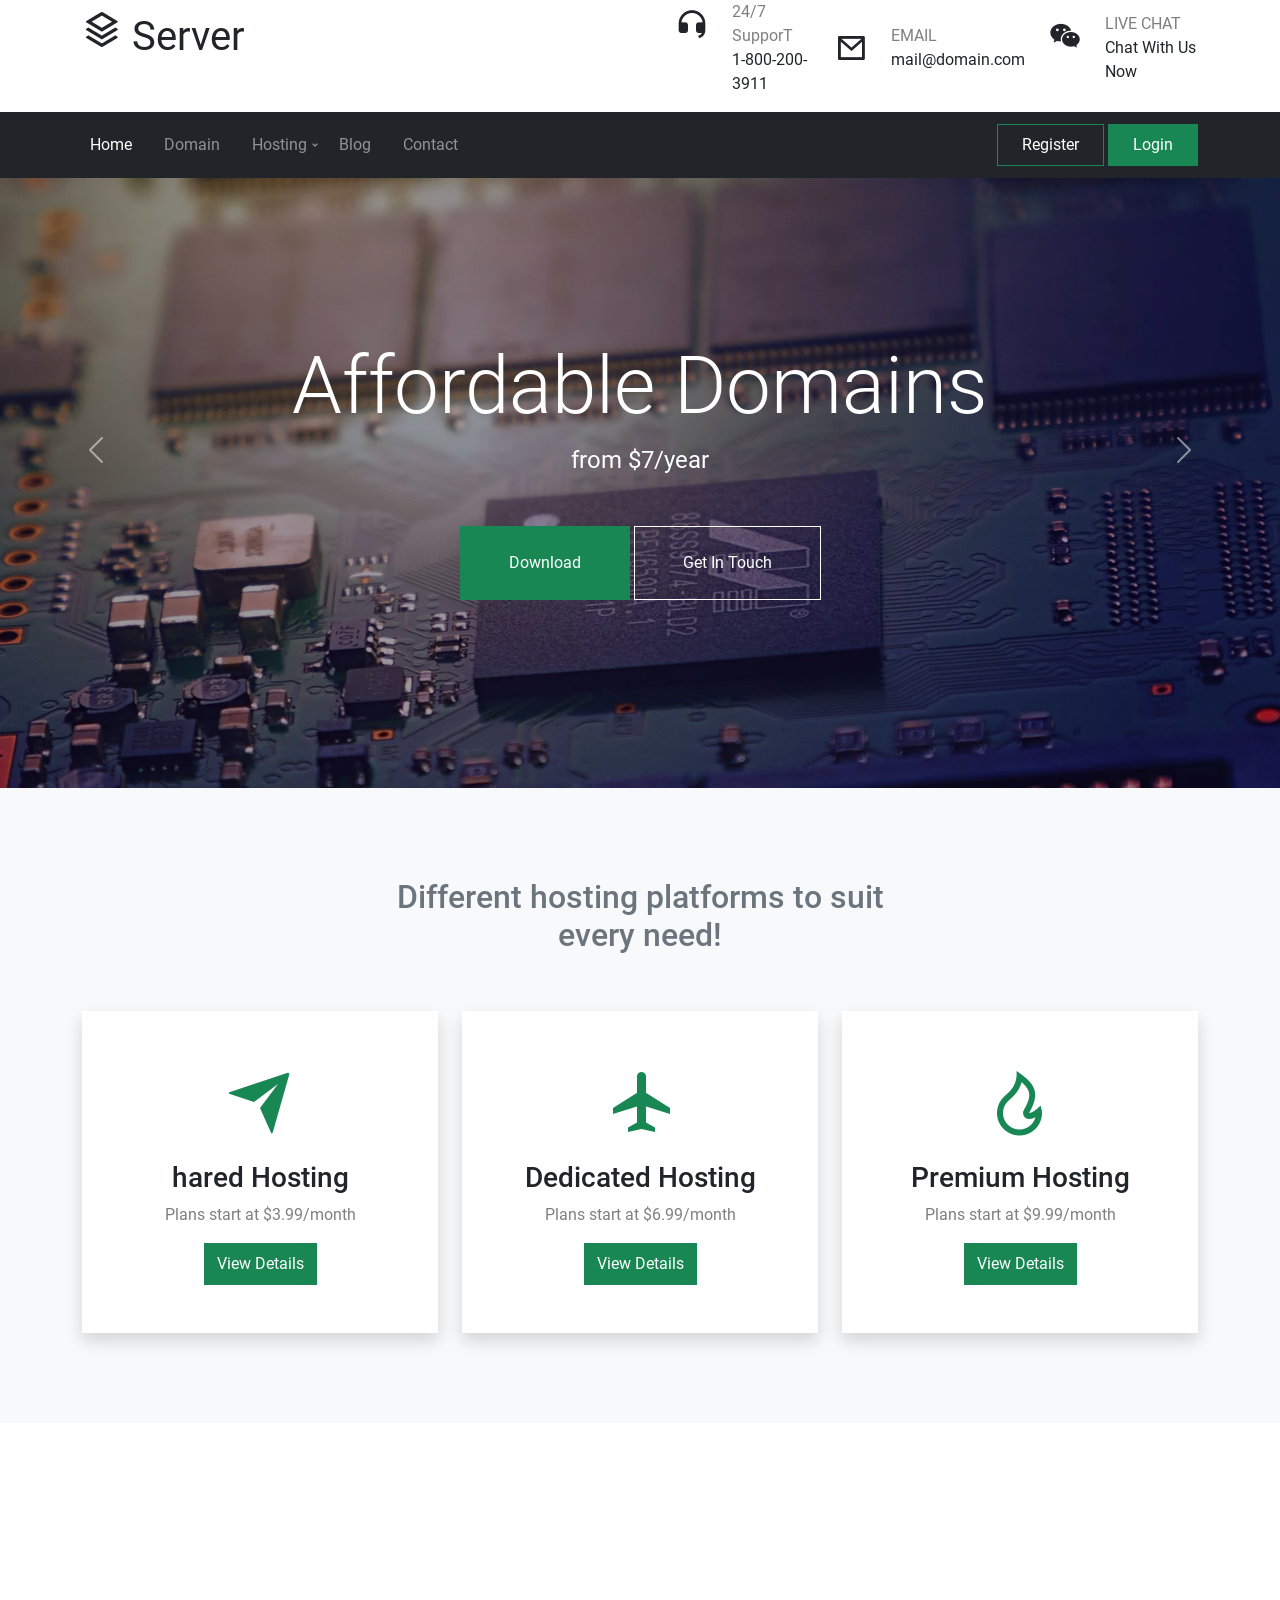
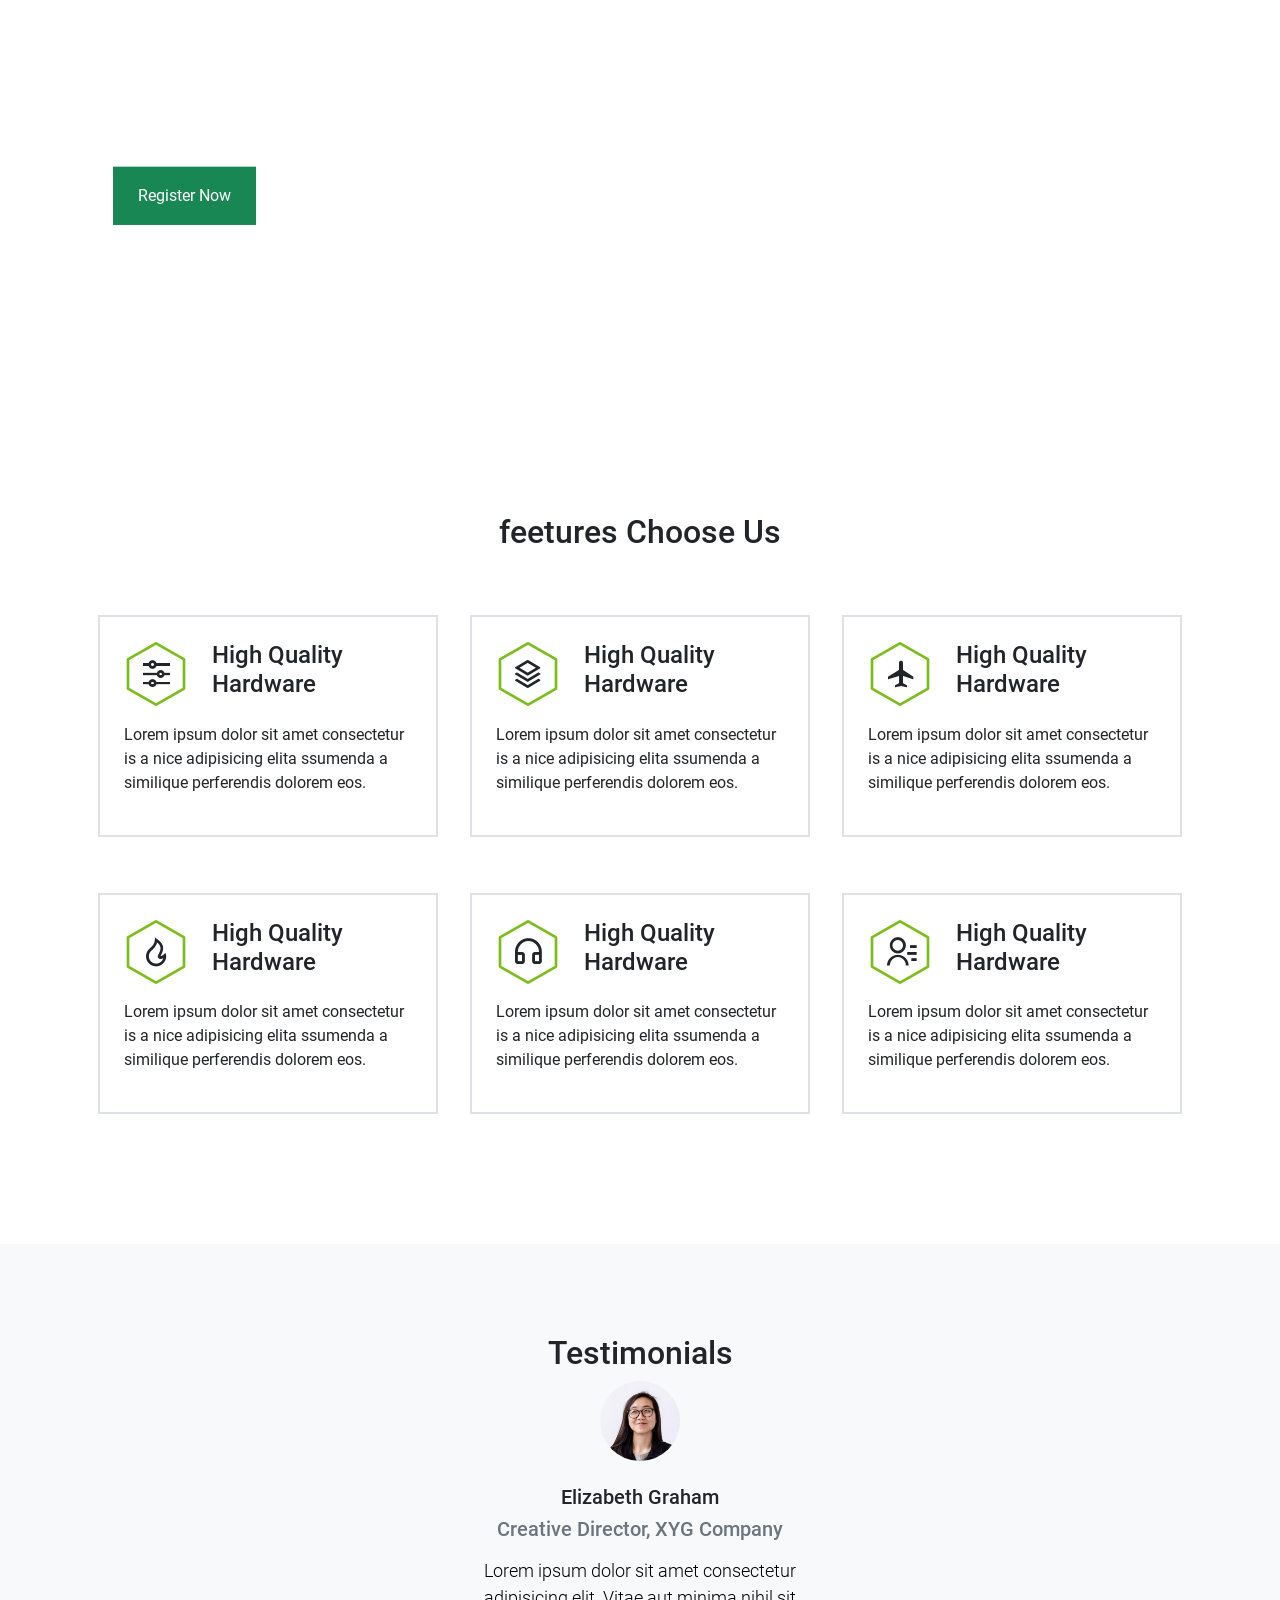
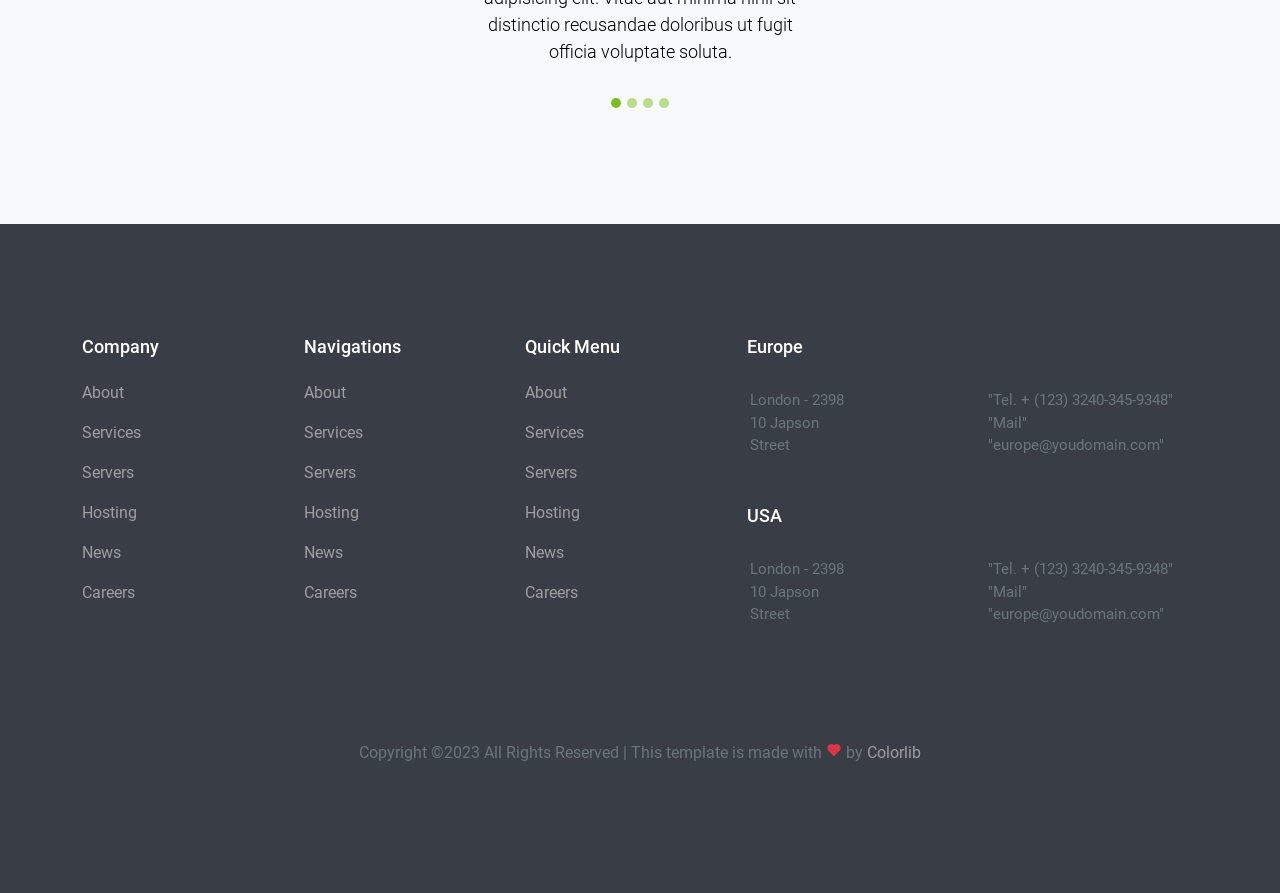
<file: portfolio/2653_BOOTSTRAP/2653_akshar_boostrep_pr_1/project/index.html>
<!DOCTYPE html>

<html>

<head>

    <meta charset="UTF-8">

    <meta name="viewport" content="width=device-width, initial-scale=1.0">

    <title>live project section</title>

    <link rel="stylesheet" href="remix/remixicon.css" type="text/css"/>

    <link rel="stylesheet" href="css/bootstrap.min.css" type="text/css"/>

    <link rel="stylesheet" href="fonts/stylesheet.css" type="text/css"/>

    <link rel="stylesheet" href="css/style.css" type="text/css"/>

</head>

<body>

    <!-- topbar-start -->

    <div class="topbar">

            <div class="container">

                <div class="row">

                    <div class="col-md-6">

                            <div class="topbar-icon">

                                <a href="javascript:void(0)" class="text-decoration-none text-dark fs-1">

                                    <span><i class="ri-stack-line"></i></span>

                                    <span>Server</span>

                                </a>

                            </div>

                     </div>

                     <div class="col-md-6">

                        <div class=" navbar-nav flex-row justify-content-end">

                            <ul class="list-unstyled d-flex align-items-center">

                                <li>

                                    <a href="javascript:void(0)" class="text-decoration-none text-dark ">

                                        <div class="topbar-item d-flex">

                                            <i class="ri-customer-service-fill fs-2 mx-4"></i>

                                            <div class="d-lg-block collapse navbar-collapse">

                                                <span class="d-block text-black-50">24/7 SupporT</span>

                                                <span>1-800-200-3911</span>

                                            </div>

                                        </div>

                                    </a> 

                                </li>

                                <li>

                                    <a href="javascript:void(0)" class="text-decoration-none text-dark ">

                                        <div class="topbar-item d-flex">

                                            <i class="ri-mail-line fs-2 mx-4"></i>

                                            <div class="d-lg-block collapse navbar-collapse">

                                                <span class="d-block text-black-50">EMAIL</span>

                                                <span>mail@domain.com</span>

                                            </div>

                                        </div>

                                    </a> 

                                </li>

                                <li>

                                    <a href="javascript:void(0)" class="text-decoration-none text-dark ">

                                        <div class="topbar-item d-flex">

                                            <i class="ri-wechat-fill fs-2 mx-4"></i>

                                            <div class="d-lg-block collapse navbar-collapse">

                                                <span class="d-block text-black-50">LIVE CHAT</span>

                                                <span>Chat With Us Now</span>

                                            </div>

                                        </div>

                                    </a> 

                                </li>

                            </ul>

                        </div>

                     </div>

                </div>

            </div>

            

    </div>

    <!-- topbar-end -->



    <!-- header-start -->

    <header class="navbar navbar-expand-lg bg-dark">

        <div class="container py-1">

            <button type="toggle" class="navbar-toggler text-white" data-bs-toggle="collapse" data-bs-target="javascript:void(0)menu">

                <i class="ri-menu-line"></i>

                <i class="ri-arrow-down-s-line"></i>

            </button>

            <div class="order-lg-1">

                <a href="javascript:void(0)" class="btn border-success rounded-0 px-4 py-2 text-white">Register</a>

                <a href="javascript:void(0)" class="btn btn-success rounded-0 px-4 py-2">Login</a>

            </div>

            <nav class="collapse navbar-collapse" id="menu">

                <ul class="list-unstyled navbar-nav">

                    <li><a href="javascript:void(0)" class="nav-link active text-white me-3 ">Home</a></li>

                    <li><a href="javascript:void(0)" class="nav-link text-white-50 me-3">Domain</a></li>

                    <li class="drop-menu"><a href="javascript:void(0)" class="nav-link me-2 text-white-50 me-3">Hosting <i class="ri-arrow-drop-down-line position-absolute"></i></a>

                        <ul class="drop list-unstyled">

                            <li><a href="#" class="nav-link">Shared Hosting</a></li>

                            <li><a href="#" class="nav-link">Dedicated Hosting</a></li>

                            <li><a href="#" class="nav-link">Premium Hosting</a></li>

                            <li><a href="#" class="nav-link">Cloud Hosting</a></li>

                            <li class="sub">

                                <a href="#" class="nav-link">Sub Menu <i class="ri-arrow-drop-down-line position-absolute"></i></a>

                                <ul class="list-unstyled sub-menu">

                                    <li><a href="#" class="nav-link">Menu One</a></li>

                                    <li><a href="#" class="nav-link">Menu Two</a></li>

                                    <li><a href="#" class="nav-link">Menu Three</a></li>

                                </ul>

                            </li>

                        </ul>

                    </li>

                    <li><a href="javascript:void(0)" class="nav-link text-white-50 me-3">Blog</a></li>

                    <li><a href="javascript:void(0)" class="nav-link text-white-50 me-3">Contact</a></li>

                </ul>

            </nav>

           

        </div>

    </header>

    <!-- header-end -->

    <main>

        <!-- banner-start -->

        <section>

            <div class="carousel slide carousel-fade" data-bs-ride="carousel" id="bnner">

                <div class="carousel-inner">

                    <div class="carousel-item active banner">

                        <img src="images/banner2.webp" title="banne2" alt="banner2" style="width: 100%; height: 610px;">

                        <div class="carousel-caption banner-item" style="height: 450px;">

                            <h2 class="display-1">Affordable Domains</h2>

                            <p class="fs-4 mb-5">from $7/year</p>

                            <a href="javascript:void(0)" class="btn btn-success px-5 py-4 rounded-0">Download</a>

                            <a href="javascript:void(0)" class="btn border-white text-white px-5 py-4 rounded-0">Get In Touch</a>

                        </div>

                    </div>  

                    <div class="carousel-item">

                        <img src="images/banner1.webp" title="banne1" alt="banner1" style="width: 100%; height: 610px;">

                        <div class="carousel-caption banner-item" style="height: 450px;">

                            <h2 class="display-1">Affordable Domains</h2>

                            <p class="fs-4 mb-5">from $7/year</p>

                            <a href="javascript:void(0)" class="btn btn-success px-5 py-4 rounded-0">Download</a>

                            <a href="javascript:void(0)" class="btn border-white text-white px-5 py-4 rounded-0">Get In Touch</a>

                        </div>

                    </div>  

                </div>

            </div>

            <button type="button" class="carousel-control-prev" data-bs-target="#bnner" data-bs-slide="prev">

                <span class="carousel-control-prev-icon" aria-hidden="true"></span>

            </button>

            <button type="button" class="carousel-control-next" data-bs-target="#bnner" data-bs-slide="next">

                <span class="carousel-control-next-icon" aria-hidden="true"></span>

            </button>



        </section>

        <!-- banner-end -->



        <!-- service-start -->

        <section class="space bg-light">

            <div class="container">

                <div class="service-title text-center d-flex justify-content-center">

                    <h2 class="text-secondary">Different hosting platforms to suit every need!</h2>

                </div>

                <div class="row">

                    <div class="col-lg-4 col-lg-4 mb-5 mb-lg-0">

                        <div class="service-item text-center bg-white px-5 py-5 shadow mt-5">

                            <i class="ri-send-plane-fill text-success display-2"></i>

                            <h3 class="mt-3">hared Hosting</h3>

                            <p class="text-black-50">Plans start at $3.99/month</p>

                            <a href="javascript:void(0)" class="btn btn-success rounded-0 px3 py-2">View Details</a>

                        </div>

                    </div>

                    <div class="col-lg-4 col-lg-4 mb-5 mb-lg-0">

                        <div class="service-item text-center bg-white px-5 py-5 shadow mt-5">

                            <i class="ri-plane-line text-success display-2"></i>

                            <h3 class="mt-3">Dedicated Hosting</h3>

                            <p class="text-black-50">Plans start at $6.99/month</p>

                            <a href="javascript:void(0)" class="btn btn-success rounded-0 px3 py-2">View Details</a>

                        </div>

                    </div>

                    <div class="col-lg-4 col-lg-4 mb-5 mb-lg-0">

                        <div class="service-item text-center bg-white px-5 py-5 shadow mt-5">

                            <i class="ri-fire-line text-success display-2"></i>

                            <h3 class="mt-3">Premium Hosting</h3>

                            <p class="text-black-50">Plans start at $9.99/month</p>

                            <a href="javascript:void(0)" class="btn btn-success rounded-0 px3 py-2">View Details</a>

                        </div>

                    </div>

                </div>

            </div>

        </section>

        <!-- service-end -->



        <!-- clients-start -->

        <section class="space client">

            <div class="container">

                <div class="col-md-7">

                    <div class="client-item text-white  top-50 end-50  translate-middle-y">

                        <h2 class="display-2">Satisfied Clients</h2>

                        <p class="fs-4 ">We are rated 4.99 / 5.00 (based on 4443 Reviews)</p>

                        <a href="javascript:void(0)" class="btn btn-success rounded-0 px-4 py-3">Register Now</a>

                    </div>

                </div>

            </div>

        </section>

        <!-- clients-end -->



        <!-- feetures-start -->

        <section class="space">

            <div class="container">

                <div class="feetures-title text-center mb-5">

                    <h2>feetures Choose Us</h2>

                </div>

                <div class="d-flex flex-wrap">

                    <div class="col-md-6 col-lg-4 mb-5 mb-lg-4">

                        <div class="feetures-us border border-2 p-4 m-3">

                            <div class="feetures-head d-flex align-items-center">

                                <div class="feetures-icon position-relative">

                                    <img src="images/hexagon-2.png" alt="feetures-us" title="feetures-us" class="position-absolute top-50 start-50 translate-middle feetures-hover">

                                    <img src="images/hexagon.png" alt="feetures-us" title="wh-us">

                                    <i class="ri-equalizer-line fs-2 position-absolute top-50 start-50 translate-middle"></i>

                                </div>

                                <h4 class="ms-4">High Quality<br /> Hardware</h4>

                            </div>

                            <div class="feetures-item mt-3">

                                <p>Lorem ipsum dolor sit amet consectetur is a nice adipisicing elita ssumenda a

                                    similique perferendis dolorem eos.</p>

                            </div>

                        </div>

                    </div>

                    <div class="col-md-6 col-lg-4 mb-5 mb-lg-4">

                        <div class="feetures-us border border-2 p-4 m-3">

                            <div class="feetures-head d-flex align-items-center">

                                <div class="feetures-icon position-relative">

                                    <img src="images/hexagon-2.png" alt="feetures-us" title="feetures-us" class="position-absolute top-50 start-50 translate-middle feetures-hover">

                                    <img src="images/hexagon.png" alt="feetures-us" title="wh-us">

                                    <i class="ri-stack-line fs-2 position-absolute top-50 start-50 translate-middle"></i>

                                </div>

                                <h4 class="ms-4">High Quality<br /> Hardware</h4>

                            </div>

                            <div class="feetures-item mt-3">

                                <p>Lorem ipsum dolor sit amet consectetur is a nice adipisicing elita ssumenda a

                                    similique perferendis dolorem eos.</p>

                            </div>

                        </div>

                    </div>

                    <div class="col-md-6 col-lg-4 mb-5 mb-lg-4">

                        <div class="feetures-us border border-2 p-4 m-3">

                            <div class="feetures-head d-flex align-items-center">

                                <div class="feetures-icon position-relative">

                                    <img src="images/hexagon-2.png" alt="feetures-us" title="feetures-us" class="position-absolute top-50 start-50 translate-middle feetures-hover">

                                    <img src="images/hexagon.png" alt="feetures-us" title="wh-us">

                                    <i class="ri-plane-fill fs-2 position-absolute top-50 start-50 translate-middle"></i>

                                </div>

                                <h4 class="ms-4">High Quality<br /> Hardware</h4>

                            </div>

                            <div class="feetures-item mt-3">

                                <p>Lorem ipsum dolor sit amet consectetur is a nice adipisicing elita ssumenda a

                                    similique perferendis dolorem eos.</p>

                            </div>

                        </div>

                    </div>

                    <div class="col-md-6 col-lg-4 mb-5 mb-lg-4">

                        <div class="feetures-us border border-2 p-4 m-3">

                            <div class="feetures-head d-flex align-items-center">

                                <div class="feetures-icon position-relative">

                                    <img src="images/hexagon-2.png" alt="feetures-us" title="feetures-us" class="position-absolute top-50 start-50 translate-middle feetures-hover">

                                    <img src="images/hexagon.png" alt="feetures-us" title="wh-us">

                                    <i class="ri-fire-line fs-2 position-absolute top-50 start-50 translate-middle"></i>

                                </div>

                                <h4 class="ms-4">High Quality<br /> Hardware</h4>

                            </div>

                            <div class="feetures-item mt-3">

                                <p>Lorem ipsum dolor sit amet consectetur is a nice adipisicing elita ssumenda a

                                    similique perferendis dolorem eos.</p>

                            </div>

                        </div>

                    </div>

                    <div class="col-md-6 col-lg-4 mb-5 mb-lg-4">

                        <div class="feetures-us border border-2 p-4 m-3">

                            <div class="feetures-head d-flex align-items-center">

                                <div class="feetures-icon position-relative">

                                    <img src="images/hexagon-2.png" alt="feetures-us" title="feetures-us" class="position-absolute top-50 start-50 translate-middle feetures-hover">

                                    <img src="images/hexagon.png" alt="feetures-us" title="wh-us">

                                    <i class="ri-headphone-line fs-2 position-absolute top-50 start-50 translate-middle"></i>

                                </div>

                                <h4 class="ms-4">High Quality<br /> Hardware</h4>

                            </div>

                            <div class="feetures-item mt-3">

                                <p>Lorem ipsum dolor sit amet consectetur is a nice adipisicing elita ssumenda a

                                    similique perferendis dolorem eos.</p>

                            </div>

                        </div>

                    </div>

                    <div class="col-md-6 col-lg-4 mb-5 mb-lg-4">

                        <div class="feetures-us border border-2 p-4 m-3">

                            <div class="feetures-head d-flex align-items-center">

                                <div class="feetures-icon position-relative">

                                    <img src="images/hexagon-2.png" alt="feetures-us" title="feetures-us" class="position-absolute top-50 start-50 translate-middle feetures-hover">

                                    <img src="images/hexagon.png" alt="feetures-us" title="wh-us">

                                    <i class="ri-contacts-line fs-2 position-absolute top-50 start-50 translate-middle"></i>

                                </div>

                                <h4 class="ms-4">High Quality<br /> Hardware</h4>

                            </div>

                            <div class="feetures-item mt-3">

                                <p>Lorem ipsum dolor sit amet consectetur is a nice adipisicing elita ssumenda a

                                    similique perferendis dolorem eos.</p>

                            </div>

                        </div>

                    </div>

                </div>

            </div>

        </section>

        <!-- feetures-end -->

        

        <!-- reviews-start -->

        <section class="space bg-light">

            <div class="container">

                <div class="review-titile text-center">

                    <h2>Testimonials</h2>

                </div>

                <div class="carousel slide" data-bs-ride="carousel" id="Review">

                    <div class="carousel-indicators">

                        <button type="button" data-bs-target="javascript:void(0)Review" data-bs-slide-to="0" class="active"></button>

                        <button type="button" data-bs-target="javascript:void(0)Review" data-bs-slide-to="1"></button>

                        <button type="button" data-bs-target="javascript:void(0)Review" data-bs-slide-to="2"></button>

                        <button type="button" data-bs-target="javascript:void(0)Review" data-bs-slide-to="3"></button>

                    </div>

                    <div class="carousel-inner">

                        <div class="carousel-item active text-center">

                            <img src="images/p1.webp" alt="p1" title="p1" width="80px" class="rounded-circle">

                            <h3 class="fs-5 mt-4">Elizabeth Graham</h3>

                            <h5 class="text-secondary">Creative Director, XYG Company</h5>

                            <p class="mt-3 text-black  lh-base Review-contain text-center ">Lorem ipsum dolor sit amet consectetur adipisicing

                                elit. Vitae aut minima nihil sit distinctio recusandae doloribus ut fugit officia

                                voluptate soluta. </p>

                        </div>

                        <div class="carousel-item text-center">

                            <img src="images/p2.webp" alt="p2" title="p2" width="80px" class="rounded-circle">

                            <h3 class="fs-5 mt-4">Elizabeth Graham</h3>

                            <h5 class="text-secondary">Creative Director, XYG Company</h5>

                            <p class="mt-3 text-black  lh-base Review-contain text-center">Lorem ipsum dolor sit amet consectetur adipisicing

                                elit. Vitae aut minima nihil sit distinctio recusandae doloribus ut fugit officia

                                voluptate soluta. </p>

                        </div>

                        <div class="carousel-item text-center">

                            <img src="images/p1.webp" alt="p1" title="p1" width="80px" class="rounded-circle">

                            <h3 class="fs-5 mt-4">Elizabeth Graham</h3>

                            <h5 class="text-secondary">Creative Director, XYG Company</h5>

                            <p class="mt-3 text-black  lh-base Review-contain text-center">Lorem ipsum dolor sit amet consectetur adipisicing

                                elit. Vitae aut minima nihil sit distinctio recusandae doloribus ut fugit officia

                                voluptate soluta. </p>

                        </div>

                        <div class="carousel-item text-center">

                            <img src="images/p2.webp" alt="p2" title="p2" width="80px" class="rounded-circle">

                            <h3 class="fs-5 mt-4">Elizabeth Graham</h3>

                            <h5 class="text-secondary">Creative Director, XYG Company</h5>

                            <p class="mt-3 text-black  lh-base Review-contain text-center">Lorem ipsum dolor sit amet consectetur adipisicing

                                elit. Vitae aut minima nihil sit distinctio recusandae doloribus ut fugit officia

                                voluptate soluta. </p>

                        </div>

                    </div>

                </div>

            </div>

        </section>

        <!-- reviews-end -->

    </main>



    <!-- footer-start -->

    <footer class="footer ">

        <div class="container">

            <div class="row">

                <div class="col-lg-7">

                    <div class="row">

                        <div class="col-6 col-md-4 col-lg-4 mb-5 mb-lg-0">

                            <div class="footer-1-heading text-white">

                                <h3>Company</h3>

                            </div>

                                <div class="footer-1-item">

                                    <ul class="list-unstyled mt-4">

                                        <li class="mb-3 "><a href="javascript:void(0)" class="text-decoration-none text-white-50 ">About</a></li>

                                        <li class="mb-3 "><a href="javascript:void(0)" class="text-decoration-none text-white-50 ">Services</a></li>

                                        <li class="mb-3 "><a href="javascript:void(0)" class="text-decoration-none text-white-50 ">Servers</a></li>

                                        <li class="mb-3 "><a href="javascript:void(0)" class="text-decoration-none text-white-50 ">Hosting</a></li>

                                        <li class="mb-3 "><a href="javascript:void(0)" class="text-decoration-none text-white-50 ">News</a></li>

                                        <li class="mb-3 "><a href="javascript:void(0)" class="text-decoration-none text-white-50 ">Careers</a></li>

                                    </ul>

                                </div>

                        </div>

                        <div class="col-6 col-md-4 col-lg-4 mb-5 mb-lg-0">

                            <div class="footer-1-heading text-white">

                                <h3>Navigations</h3>

                            </div>

                                <div class="footer-1-item">

                                    <ul class="list-unstyled mt-4">

                                        <li class="mb-3"><a href="javascript:void(0)" class="text-decoration-none text-white-50 ">About</a></li>

                                        <li class="mb-3"><a href="javascript:void(0)" class="text-decoration-none text-white-50 ">Services</a></li>

                                        <li class="mb-3"><a href="javascript:void(0)" class="text-decoration-none text-white-50 ">Servers</a></li>

                                        <li class="mb-3"><a href="javascript:void(0)" class="text-decoration-none text-white-50 ">Hosting</a></li>

                                        <li class="mb-3"><a href="javascript:void(0)" class="text-decoration-none text-white-50 ">News</a></li>

                                        <li class="mb-3"><a href="javascript:void(0)" class="text-decoration-none text-white-50 ">Careers</a></li>

                                    </ul>

                                </div>

                        </div>

                        <div class="col-6 col-md-4 col-lg-4 mb-5 mb-lg-0">

                            <div class="footer-1-heading text-white">

                                <h3>Quick Menu</h3>

                            </div>

                                <div class="footer-1-item">

                                    <ul class="list-unstyled mt-4">

                                        <li class="mb-3"><a href="javascript:void(0)" class="text-decoration-none text-white-50 ">About</a></li>

                                        <li class="mb-3"><a href="javascript:void(0)" class="text-decoration-none text-white-50 ">Services</a></li>

                                        <li class="mb-3"><a href="javascript:void(0)" class="text-decoration-none text-white-50 ">Servers</a></li>

                                        <li class="mb-3"><a href="javascript:void(0)" class="text-decoration-none text-white-50 ">Hosting</a></li>

                                        <li class="mb-3"><a href="javascript:void(0)" class="text-decoration-none text-white-50 ">News</a></li>

                                        <li class="mb-3"><a href="javascript:void(0)" class="text-decoration-none text-white-50 ">Careers</a></li>

                                    </ul>

                                </div>

                        </div>

                    </div>

                </div>

                <div class="col-lg-5">

                    <div class="row">

                        <div class="col-md-12">

                            <div class="footer-2-heading text-white">

                                <h3>Europe</h3>

                            </div>

                        </div>

                        <div class="col-md-6">

                            <div class="footer-2-item mb-5 mt-4">

                                <p class="text-secondary  w-50 h-25">London - 2398  10 Japson Street</p>

                            </div>

                        </div>

                        <div class="col-md-6">

                            <div class="footer-2-item mb-5 mt-4">

                                <p class="text-secondary">"Tel. + (123) 3240-345-9348"

                                 "Mail"

                                 <br/>

                                 "europe@youdomain.com"

                                </p>

                            </div>

                        </div>

                    </div>

                    <div class="row">

                        <div class="col-md-12">

                            <div class="footer-3-heading text-white ">

                                <h3>USA</h3>

                            </div>

                        </div>

                        <div class="col-md-6">

                            <div class="footer-3-item mt-4">

                                <p class="text-secondary w-50 h-25">London - 2398  10 Japson Street</p>

                            </div>

                        </div>

                        <div class="col-md-6">

                            <div class="footer-3-item mt-4">

                                <p class="text-secondary">"Tel. + (123) 3240-345-9348"

                                 "Mail"

                                 "europe@youdomain.com"

                                </p>

                            </div>

                        </div>

                    </div>

                </div>

            </div>

            <div class="footer-4-item text-center mt-5 pt-5">

                <p class="text-secondary">Copyright &copy;2023 All Rights Reserved | This template is made with <i

                    class="ri-heart-fill text-danger"></i> by <a href="javascript:void(0)"

                    class="text-decoration-none text-white-50 footer-a d-inline">Colorlib</a></p>

            </div>

        </div>

    </footer>

    <!-- footer-end -->

    <script src="js/bootstrap.bundle.min.js" type="text/javascript"></script>

</body>

</html>
</file>
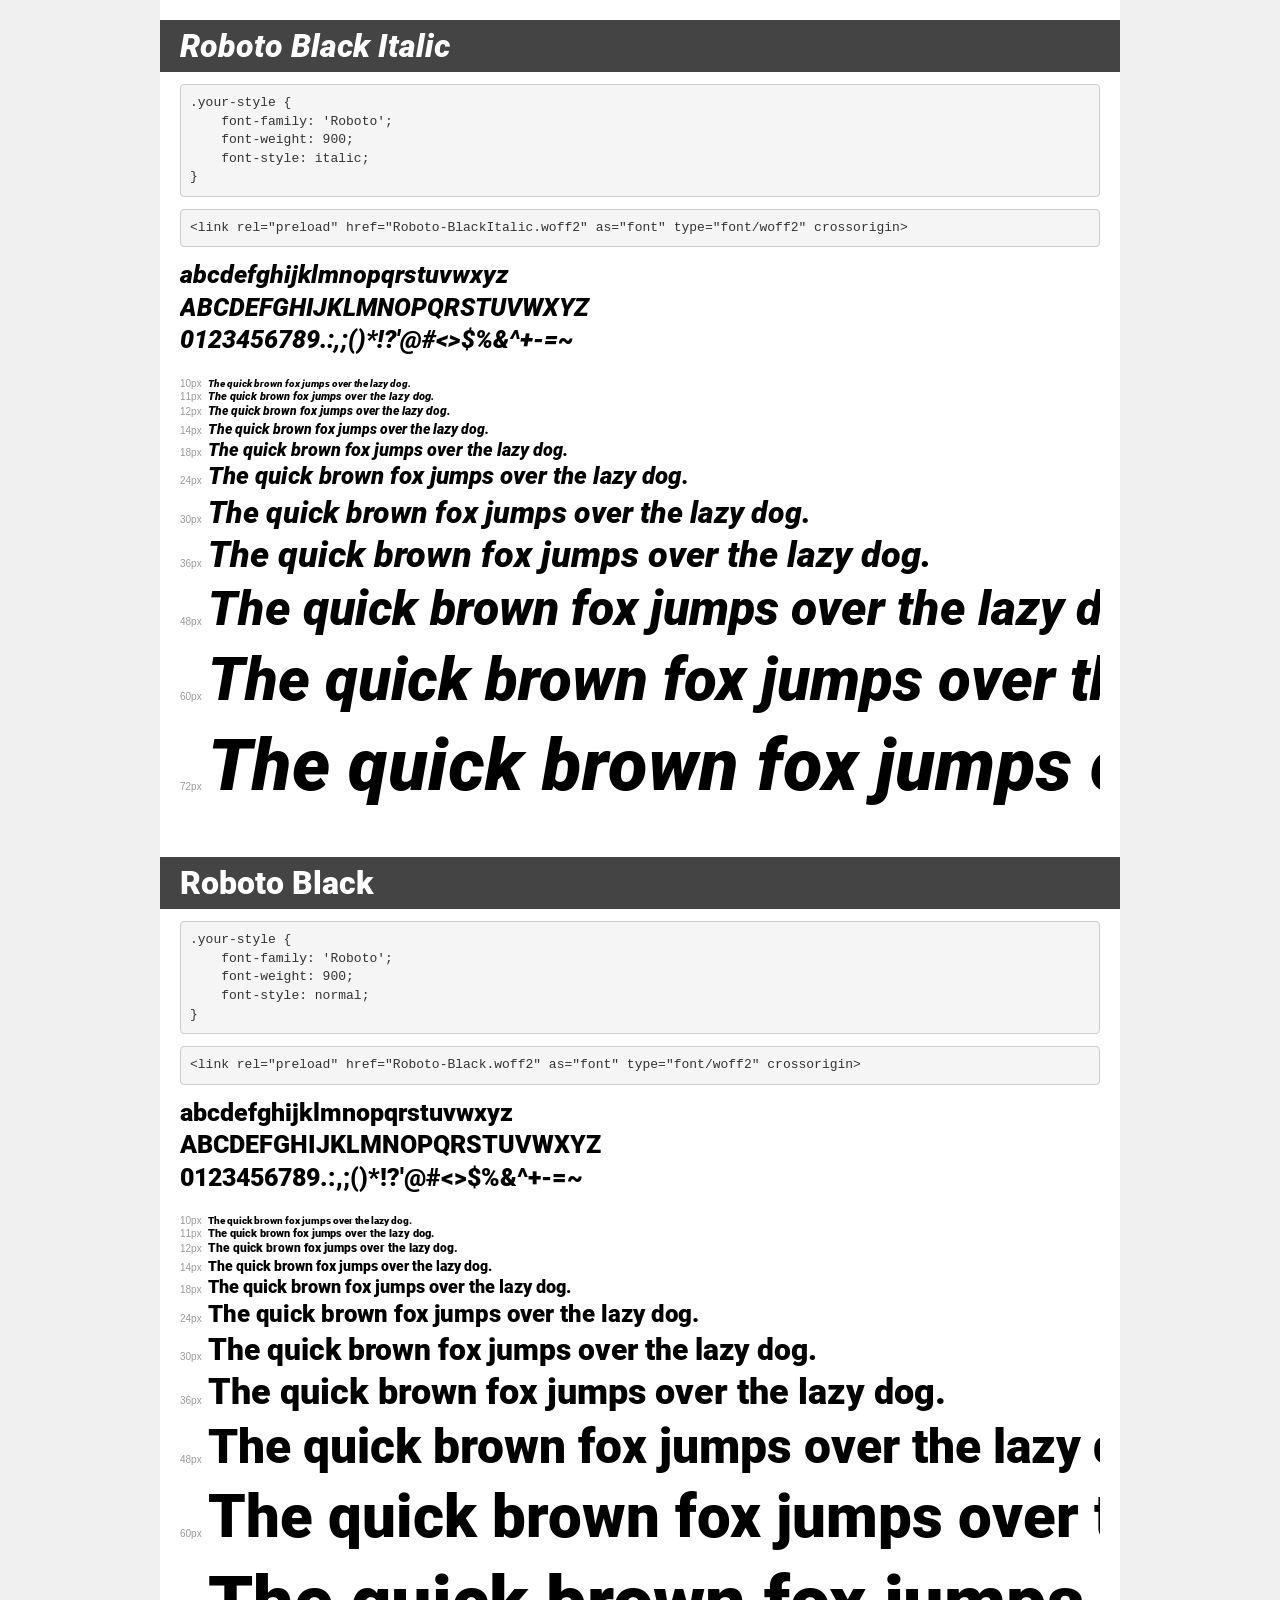
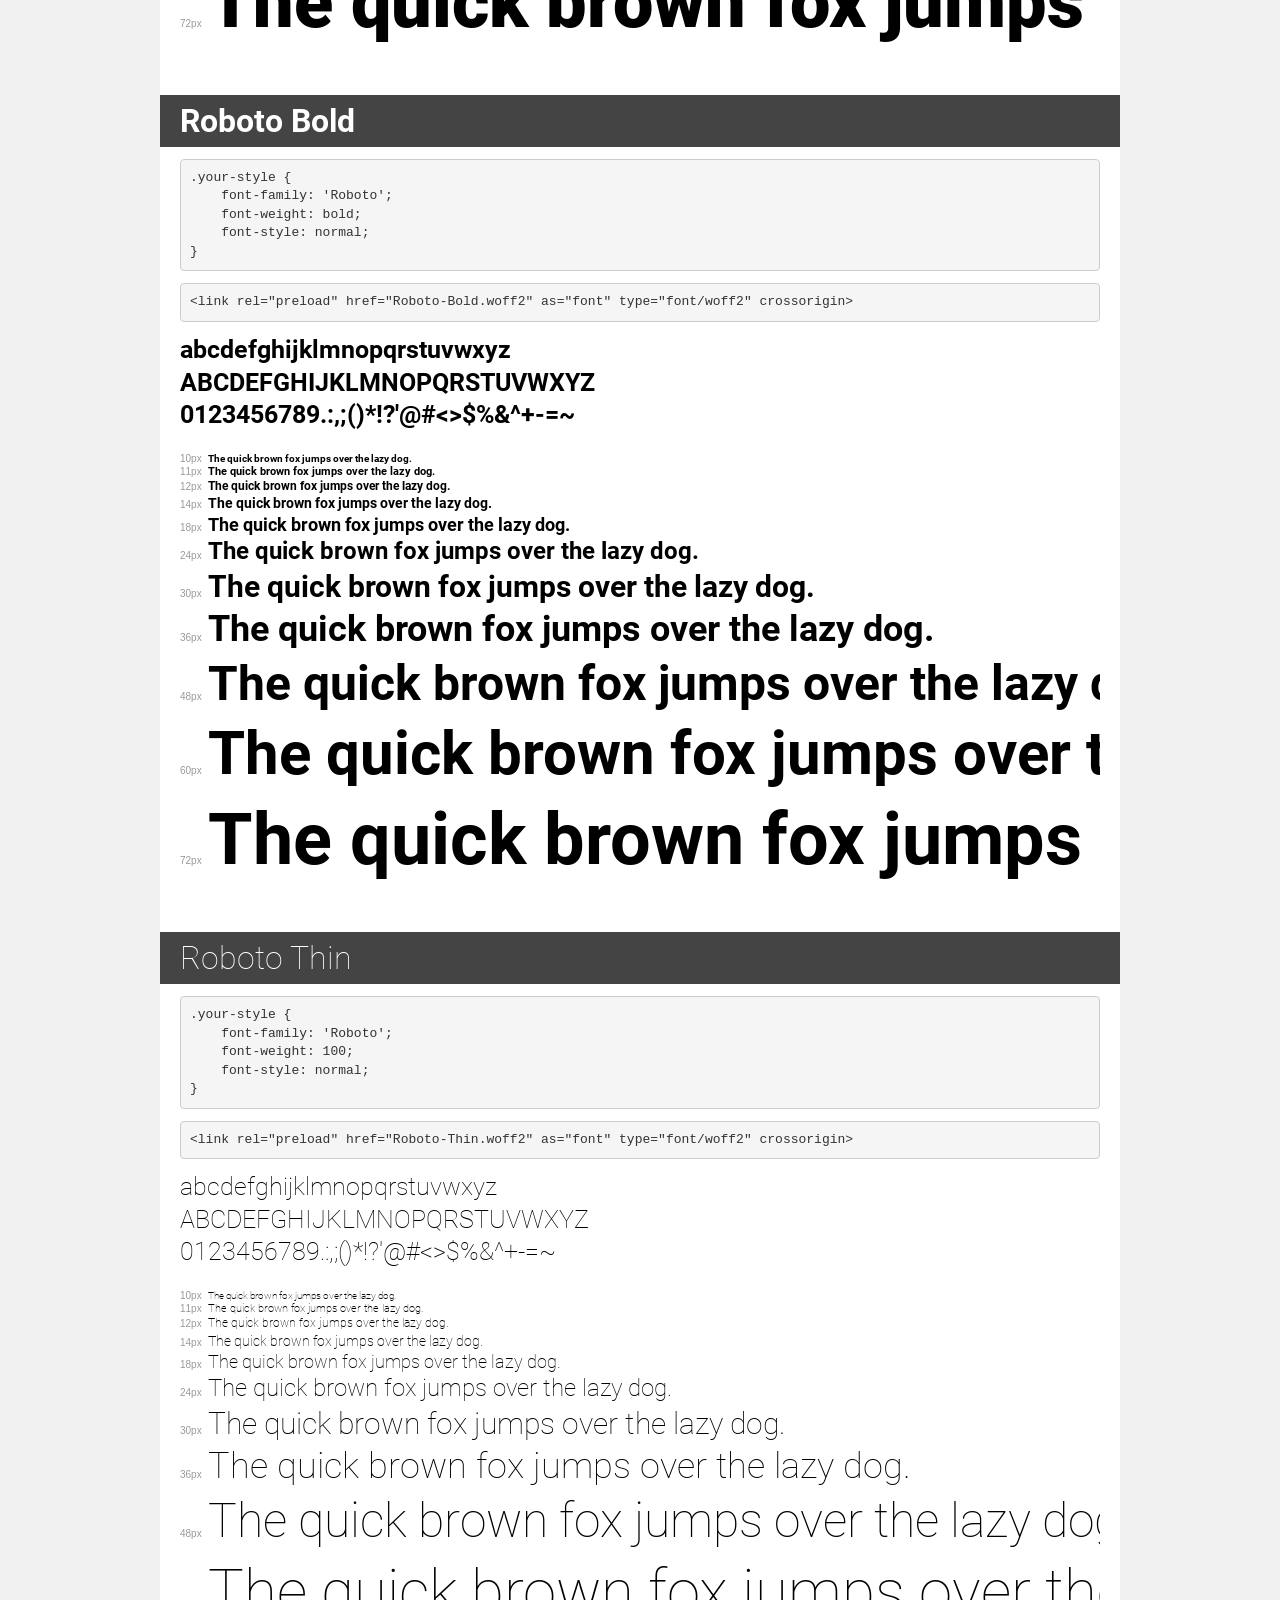
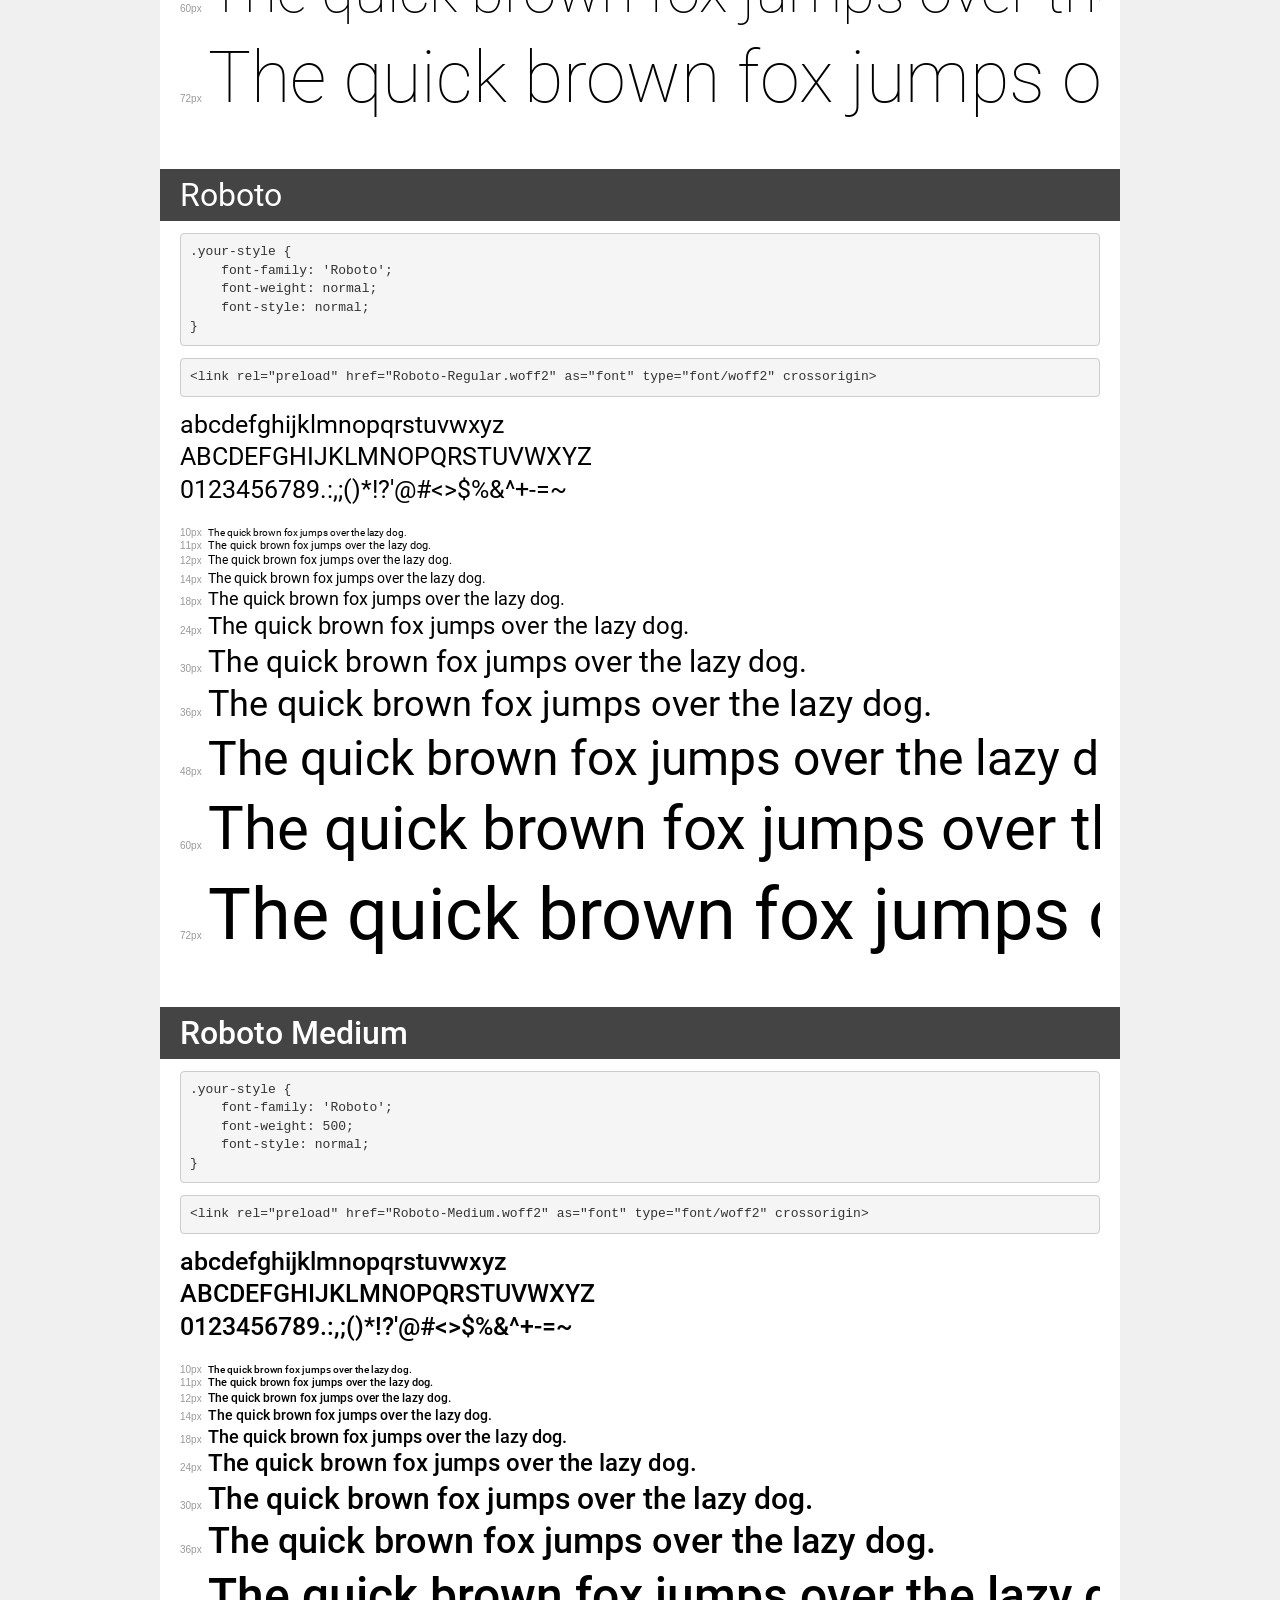
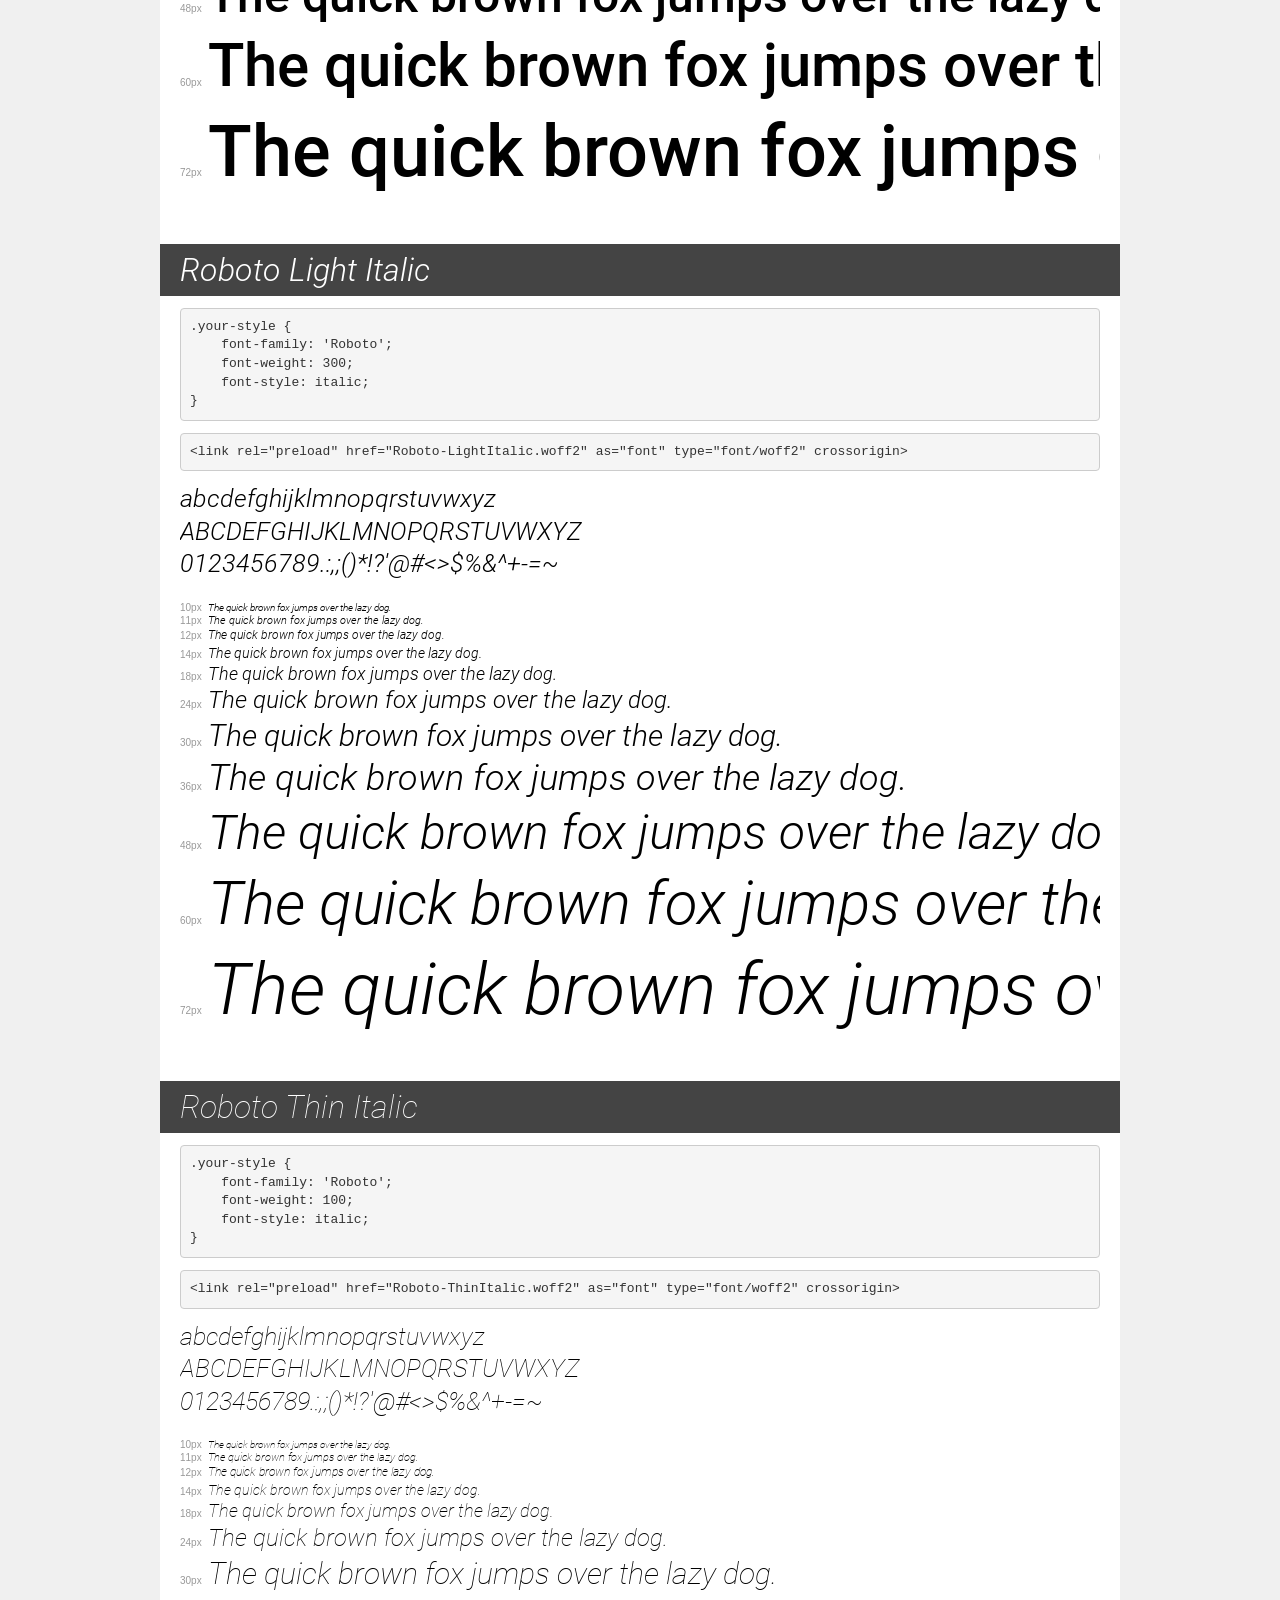
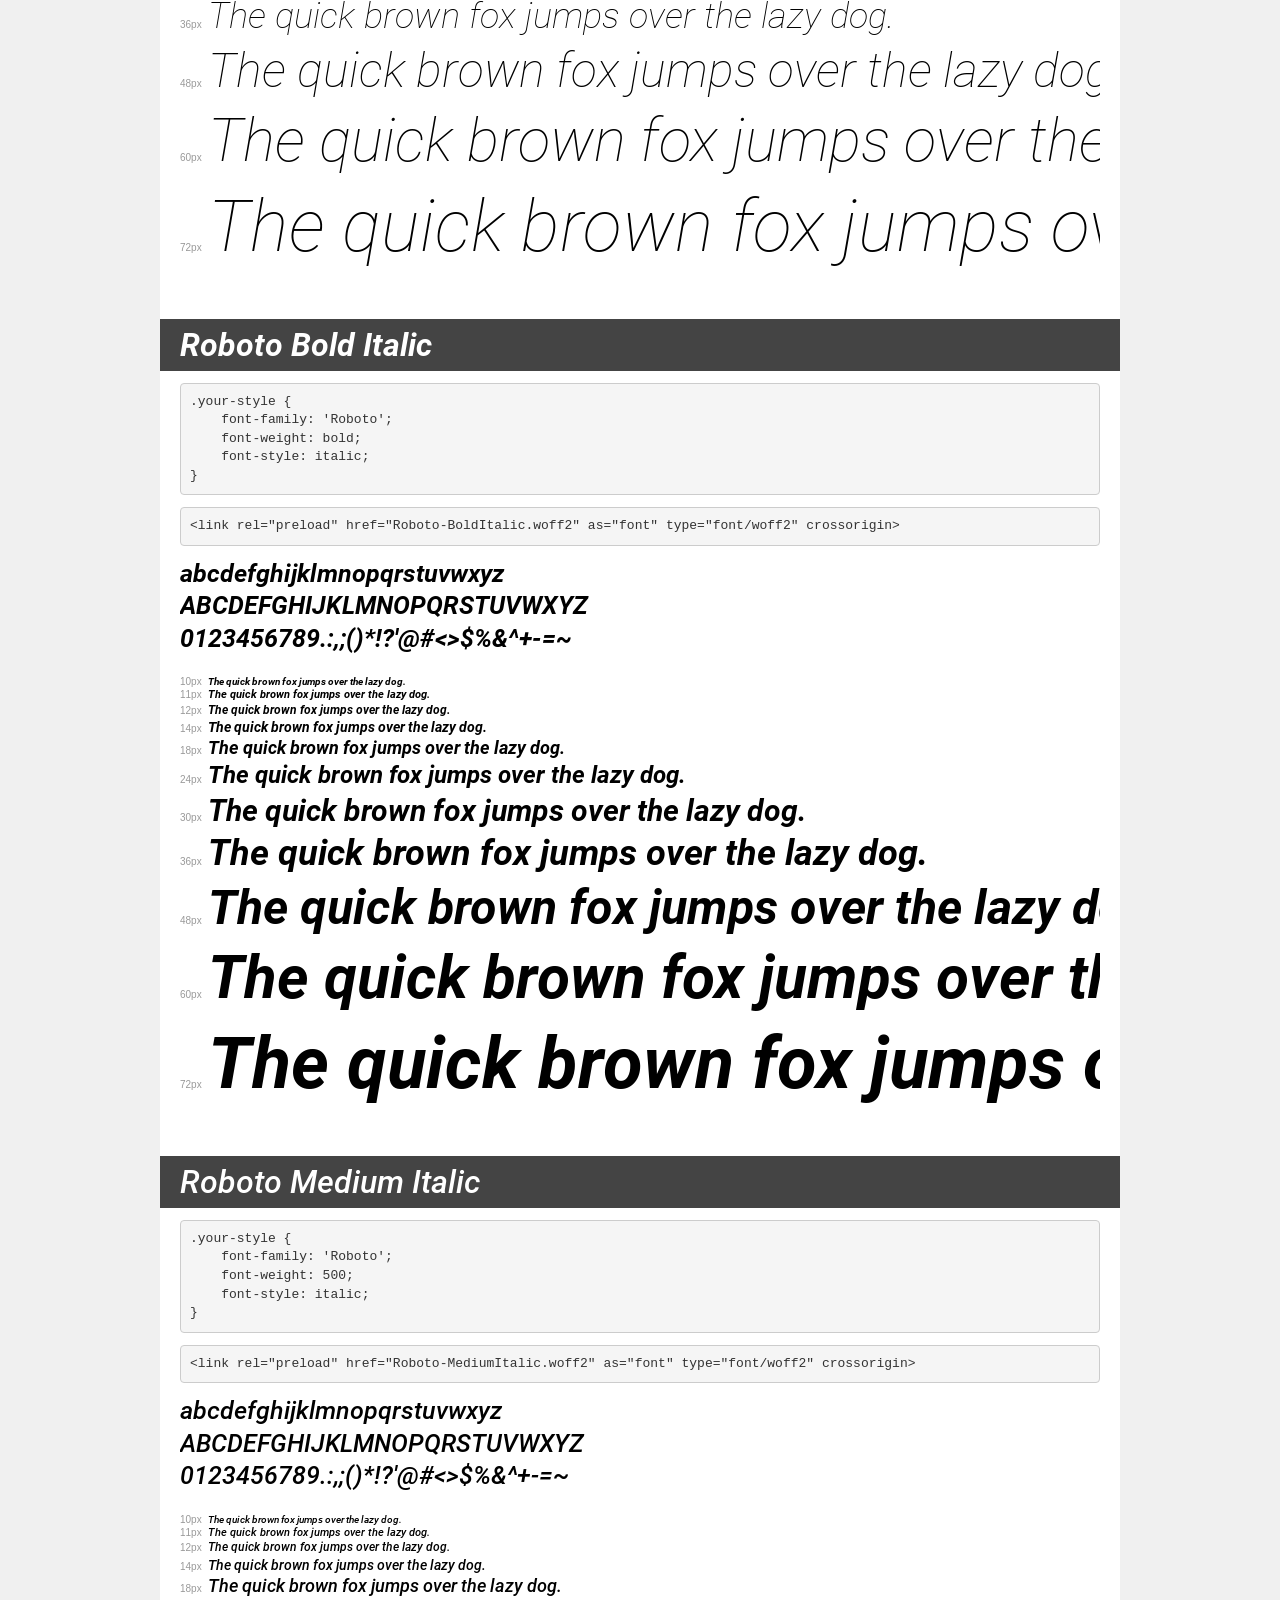
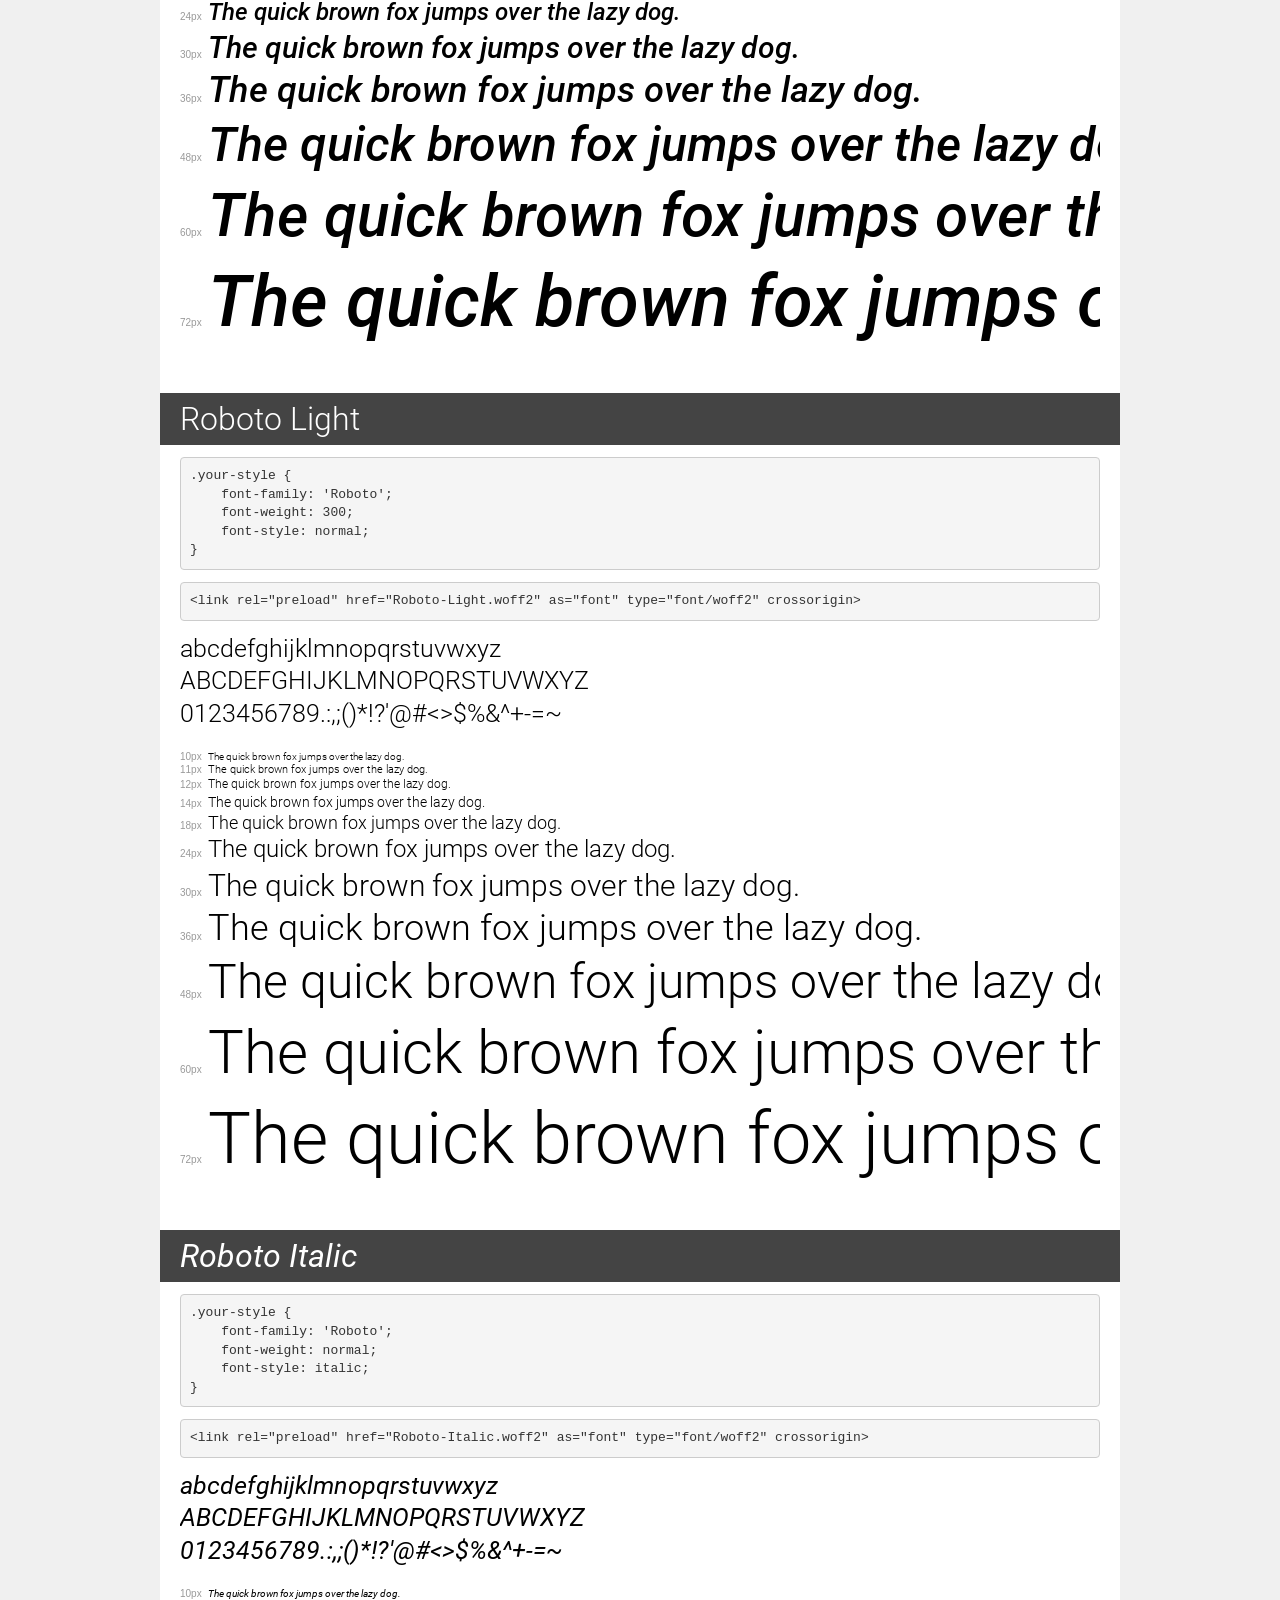
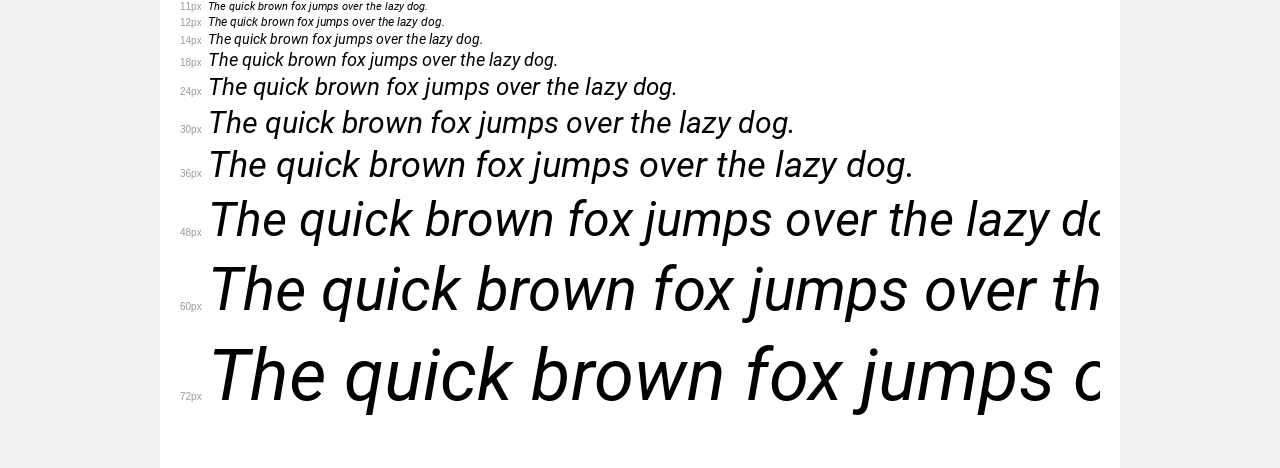
<file: extra/transfonter.org-20230111-055220/demo.html>
<!DOCTYPE html>
<html lang="en">
<head>
    <meta charset="utf-8">
    <meta http-equiv="X-UA-Compatible" content="IE=edge">
    <meta name="viewport" content="width=device-width, initial-scale=1">
    <meta name="robots" content="noindex, noarchive">
    <meta name="format-detection" content="telephone=no">
    <title>Transfonter demo</title>
    <link href="stylesheet.css" rel="stylesheet">
    <style>
        /*
        http://meyerweb.com/eric/tools/css/reset/
        v2.0 | 20110126
        License: none (public domain)
        */
        html, body, div, span, applet, object, iframe,
        h1, h2, h3, h4, h5, h6, p, blockquote, pre,
        a, abbr, acronym, address, big, cite, code,
        del, dfn, em, img, ins, kbd, q, s, samp,
        small, strike, strong, sub, sup, tt, var,
        b, u, i, center,
        dl, dt, dd, ol, ul, li,
        fieldset, form, label, legend,
        table, caption, tbody, tfoot, thead, tr, th, td,
        article, aside, canvas, details, embed,
        figure, figcaption, footer, header, hgroup,
        menu, nav, output, ruby, section, summary,
        time, mark, audio, video {
            margin: 0;
            padding: 0;
            border: 0;
            font-size: 100%;
            font: inherit;
            vertical-align: baseline;
        }
        /* HTML5 display-role reset for older browsers */
        article, aside, details, figcaption, figure,
        footer, header, hgroup, menu, nav, section {
            display: block;
        }
        body {
            line-height: 1;
        }
        ol, ul {
            list-style: none;
        }
        blockquote, q {
            quotes: none;
        }
        blockquote:before, blockquote:after,
        q:before, q:after {
            content: '';
            content: none;
        }
        table {
            border-collapse: collapse;
            border-spacing: 0;
        }
        /* demo styles */
        body {
            background: #f0f0f0;
            color: #000;
        }
        .page {
            background: #fff;
            width: 920px;
            margin: 0 auto;
            padding: 20px 20px 0 20px;
            overflow: hidden;
        }
        .font-container {
            overflow-x: auto;
            overflow-y: hidden;
            margin-bottom: 40px;
            line-height: 1.3;
            white-space: nowrap;
            padding-bottom: 5px;
        }
        h1 {
            position: relative;
            background: #444;
            font-size: 32px;
            color: #fff;
            padding: 10px 20px;
            margin: 0 -20px 12px -20px;
        }
        .letters {
            font-size: 25px;
            margin-bottom: 20px;
        }
        .s10:before {
            content: '10px';
        }
        .s11:before {
            content: '11px';
        }
        .s12:before {
            content: '12px';
        }
        .s14:before {
            content: '14px';
        }
        .s18:before {
            content: '18px';
        }
        .s24:before {
            content: '24px';
        }
        .s30:before {
            content: '30px';
        }
        .s36:before {
            content: '36px';
        }
        .s48:before {
            content: '48px';
        }
        .s60:before {
            content: '60px';
        }
        .s72:before {
            content: '72px';
        }
        .s10:before, .s11:before, .s12:before, .s14:before,
        .s18:before, .s24:before, .s30:before, .s36:before,
        .s48:before, .s60:before, .s72:before {
            font-family: Arial, sans-serif;
            font-size: 10px;
            font-weight: normal;
            font-style: normal;
            color: #999;
            padding-right: 6px;
        }
        pre {
            display: block;
            padding: 9px;
            margin: 0 0 12px;
            font-family: Monaco, Menlo, Consolas, "Courier New", monospace;
            font-size: 13px;
            line-height: 1.428571429;
            color: #333;
            font-weight: normal;
            font-style: normal;
            background-color: #f5f5f5;
            border: 1px solid #ccc;
            overflow-x: auto;
            border-radius: 4px;
        }
        /* responsive */
        @media (max-width: 959px) {
            .page {
                width: auto;
                margin: 0;
            }
        }
    </style>
</head>
<body>
<div class="page">
    <div class="demo">
        <h1 style="font-family: 'Roboto'; font-weight: 900; font-style: italic;">Roboto Black Italic</h1>
        <pre title="Usage">.your-style {
    font-family: 'Roboto';
    font-weight: 900;
    font-style: italic;
}</pre>
        <pre title="Preload (optional)">
&lt;link rel=&quot;preload&quot; href=&quot;Roboto-BlackItalic.woff2&quot; as=&quot;font&quot; type=&quot;font/woff2&quot; crossorigin&gt;</pre>
        <div class="font-container" style="font-family: 'Roboto'; font-weight: 900; font-style: italic;">
            <p class="letters">
                abcdefghijklmnopqrstuvwxyz<br>
ABCDEFGHIJKLMNOPQRSTUVWXYZ<br>
                0123456789.:,;()*!?'@#&lt;&gt;$%&^+-=~
            </p>
            <p class="s10" style="font-size: 10px;">The quick brown fox jumps over the lazy dog.</p>
            <p class="s11" style="font-size: 11px;">The quick brown fox jumps over the lazy dog.</p>
            <p class="s12" style="font-size: 12px;">The quick brown fox jumps over the lazy dog.</p>
            <p class="s14" style="font-size: 14px;">The quick brown fox jumps over the lazy dog.</p>
            <p class="s18" style="font-size: 18px;">The quick brown fox jumps over the lazy dog.</p>
            <p class="s24" style="font-size: 24px;">The quick brown fox jumps over the lazy dog.</p>
            <p class="s30" style="font-size: 30px;">The quick brown fox jumps over the lazy dog.</p>
            <p class="s36" style="font-size: 36px;">The quick brown fox jumps over the lazy dog.</p>
            <p class="s48" style="font-size: 48px;">The quick brown fox jumps over the lazy dog.</p>
            <p class="s60" style="font-size: 60px;">The quick brown fox jumps over the lazy dog.</p>
            <p class="s72" style="font-size: 72px;">The quick brown fox jumps over the lazy dog.</p>
        </div>
    </div>

    <div class="demo">
        <h1 style="font-family: 'Roboto'; font-weight: 900; font-style: normal;">Roboto Black</h1>
        <pre title="Usage">.your-style {
    font-family: 'Roboto';
    font-weight: 900;
    font-style: normal;
}</pre>
        <pre title="Preload (optional)">
&lt;link rel=&quot;preload&quot; href=&quot;Roboto-Black.woff2&quot; as=&quot;font&quot; type=&quot;font/woff2&quot; crossorigin&gt;</pre>
        <div class="font-container" style="font-family: 'Roboto'; font-weight: 900; font-style: normal;">
            <p class="letters">
                abcdefghijklmnopqrstuvwxyz<br>
ABCDEFGHIJKLMNOPQRSTUVWXYZ<br>
                0123456789.:,;()*!?'@#&lt;&gt;$%&^+-=~
            </p>
            <p class="s10" style="font-size: 10px;">The quick brown fox jumps over the lazy dog.</p>
            <p class="s11" style="font-size: 11px;">The quick brown fox jumps over the lazy dog.</p>
            <p class="s12" style="font-size: 12px;">The quick brown fox jumps over the lazy dog.</p>
            <p class="s14" style="font-size: 14px;">The quick brown fox jumps over the lazy dog.</p>
            <p class="s18" style="font-size: 18px;">The quick brown fox jumps over the lazy dog.</p>
            <p class="s24" style="font-size: 24px;">The quick brown fox jumps over the lazy dog.</p>
            <p class="s30" style="font-size: 30px;">The quick brown fox jumps over the lazy dog.</p>
            <p class="s36" style="font-size: 36px;">The quick brown fox jumps over the lazy dog.</p>
            <p class="s48" style="font-size: 48px;">The quick brown fox jumps over the lazy dog.</p>
            <p class="s60" style="font-size: 60px;">The quick brown fox jumps over the lazy dog.</p>
            <p class="s72" style="font-size: 72px;">The quick brown fox jumps over the lazy dog.</p>
        </div>
    </div>

    <div class="demo">
        <h1 style="font-family: 'Roboto'; font-weight: bold; font-style: normal;">Roboto Bold</h1>
        <pre title="Usage">.your-style {
    font-family: 'Roboto';
    font-weight: bold;
    font-style: normal;
}</pre>
        <pre title="Preload (optional)">
&lt;link rel=&quot;preload&quot; href=&quot;Roboto-Bold.woff2&quot; as=&quot;font&quot; type=&quot;font/woff2&quot; crossorigin&gt;</pre>
        <div class="font-container" style="font-family: 'Roboto'; font-weight: bold; font-style: normal;">
            <p class="letters">
                abcdefghijklmnopqrstuvwxyz<br>
ABCDEFGHIJKLMNOPQRSTUVWXYZ<br>
                0123456789.:,;()*!?'@#&lt;&gt;$%&^+-=~
            </p>
            <p class="s10" style="font-size: 10px;">The quick brown fox jumps over the lazy dog.</p>
            <p class="s11" style="font-size: 11px;">The quick brown fox jumps over the lazy dog.</p>
            <p class="s12" style="font-size: 12px;">The quick brown fox jumps over the lazy dog.</p>
            <p class="s14" style="font-size: 14px;">The quick brown fox jumps over the lazy dog.</p>
            <p class="s18" style="font-size: 18px;">The quick brown fox jumps over the lazy dog.</p>
            <p class="s24" style="font-size: 24px;">The quick brown fox jumps over the lazy dog.</p>
            <p class="s30" style="font-size: 30px;">The quick brown fox jumps over the lazy dog.</p>
            <p class="s36" style="font-size: 36px;">The quick brown fox jumps over the lazy dog.</p>
            <p class="s48" style="font-size: 48px;">The quick brown fox jumps over the lazy dog.</p>
            <p class="s60" style="font-size: 60px;">The quick brown fox jumps over the lazy dog.</p>
            <p class="s72" style="font-size: 72px;">The quick brown fox jumps over the lazy dog.</p>
        </div>
    </div>

    <div class="demo">
        <h1 style="font-family: 'Roboto'; font-weight: 100; font-style: normal;">Roboto Thin</h1>
        <pre title="Usage">.your-style {
    font-family: 'Roboto';
    font-weight: 100;
    font-style: normal;
}</pre>
        <pre title="Preload (optional)">
&lt;link rel=&quot;preload&quot; href=&quot;Roboto-Thin.woff2&quot; as=&quot;font&quot; type=&quot;font/woff2&quot; crossorigin&gt;</pre>
        <div class="font-container" style="font-family: 'Roboto'; font-weight: 100; font-style: normal;">
            <p class="letters">
                abcdefghijklmnopqrstuvwxyz<br>
ABCDEFGHIJKLMNOPQRSTUVWXYZ<br>
                0123456789.:,;()*!?'@#&lt;&gt;$%&^+-=~
            </p>
            <p class="s10" style="font-size: 10px;">The quick brown fox jumps over the lazy dog.</p>
            <p class="s11" style="font-size: 11px;">The quick brown fox jumps over the lazy dog.</p>
            <p class="s12" style="font-size: 12px;">The quick brown fox jumps over the lazy dog.</p>
            <p class="s14" style="font-size: 14px;">The quick brown fox jumps over the lazy dog.</p>
            <p class="s18" style="font-size: 18px;">The quick brown fox jumps over the lazy dog.</p>
            <p class="s24" style="font-size: 24px;">The quick brown fox jumps over the lazy dog.</p>
            <p class="s30" style="font-size: 30px;">The quick brown fox jumps over the lazy dog.</p>
            <p class="s36" style="font-size: 36px;">The quick brown fox jumps over the lazy dog.</p>
            <p class="s48" style="font-size: 48px;">The quick brown fox jumps over the lazy dog.</p>
            <p class="s60" style="font-size: 60px;">The quick brown fox jumps over the lazy dog.</p>
            <p class="s72" style="font-size: 72px;">The quick brown fox jumps over the lazy dog.</p>
        </div>
    </div>

    <div class="demo">
        <h1 style="font-family: 'Roboto'; font-weight: normal; font-style: normal;">Roboto</h1>
        <pre title="Usage">.your-style {
    font-family: 'Roboto';
    font-weight: normal;
    font-style: normal;
}</pre>
        <pre title="Preload (optional)">
&lt;link rel=&quot;preload&quot; href=&quot;Roboto-Regular.woff2&quot; as=&quot;font&quot; type=&quot;font/woff2&quot; crossorigin&gt;</pre>
        <div class="font-container" style="font-family: 'Roboto'; font-weight: normal; font-style: normal;">
            <p class="letters">
                abcdefghijklmnopqrstuvwxyz<br>
ABCDEFGHIJKLMNOPQRSTUVWXYZ<br>
                0123456789.:,;()*!?'@#&lt;&gt;$%&^+-=~
            </p>
            <p class="s10" style="font-size: 10px;">The quick brown fox jumps over the lazy dog.</p>
            <p class="s11" style="font-size: 11px;">The quick brown fox jumps over the lazy dog.</p>
            <p class="s12" style="font-size: 12px;">The quick brown fox jumps over the lazy dog.</p>
            <p class="s14" style="font-size: 14px;">The quick brown fox jumps over the lazy dog.</p>
            <p class="s18" style="font-size: 18px;">The quick brown fox jumps over the lazy dog.</p>
            <p class="s24" style="font-size: 24px;">The quick brown fox jumps over the lazy dog.</p>
            <p class="s30" style="font-size: 30px;">The quick brown fox jumps over the lazy dog.</p>
            <p class="s36" style="font-size: 36px;">The quick brown fox jumps over the lazy dog.</p>
            <p class="s48" style="font-size: 48px;">The quick brown fox jumps over the lazy dog.</p>
            <p class="s60" style="font-size: 60px;">The quick brown fox jumps over the lazy dog.</p>
            <p class="s72" style="font-size: 72px;">The quick brown fox jumps over the lazy dog.</p>
        </div>
    </div>

    <div class="demo">
        <h1 style="font-family: 'Roboto'; font-weight: 500; font-style: normal;">Roboto Medium</h1>
        <pre title="Usage">.your-style {
    font-family: 'Roboto';
    font-weight: 500;
    font-style: normal;
}</pre>
        <pre title="Preload (optional)">
&lt;link rel=&quot;preload&quot; href=&quot;Roboto-Medium.woff2&quot; as=&quot;font&quot; type=&quot;font/woff2&quot; crossorigin&gt;</pre>
        <div class="font-container" style="font-family: 'Roboto'; font-weight: 500; font-style: normal;">
            <p class="letters">
                abcdefghijklmnopqrstuvwxyz<br>
ABCDEFGHIJKLMNOPQRSTUVWXYZ<br>
                0123456789.:,;()*!?'@#&lt;&gt;$%&^+-=~
            </p>
            <p class="s10" style="font-size: 10px;">The quick brown fox jumps over the lazy dog.</p>
            <p class="s11" style="font-size: 11px;">The quick brown fox jumps over the lazy dog.</p>
            <p class="s12" style="font-size: 12px;">The quick brown fox jumps over the lazy dog.</p>
            <p class="s14" style="font-size: 14px;">The quick brown fox jumps over the lazy dog.</p>
            <p class="s18" style="font-size: 18px;">The quick brown fox jumps over the lazy dog.</p>
            <p class="s24" style="font-size: 24px;">The quick brown fox jumps over the lazy dog.</p>
            <p class="s30" style="font-size: 30px;">The quick brown fox jumps over the lazy dog.</p>
            <p class="s36" style="font-size: 36px;">The quick brown fox jumps over the lazy dog.</p>
            <p class="s48" style="font-size: 48px;">The quick brown fox jumps over the lazy dog.</p>
            <p class="s60" style="font-size: 60px;">The quick brown fox jumps over the lazy dog.</p>
            <p class="s72" style="font-size: 72px;">The quick brown fox jumps over the lazy dog.</p>
        </div>
    </div>

    <div class="demo">
        <h1 style="font-family: 'Roboto'; font-weight: 300; font-style: italic;">Roboto Light Italic</h1>
        <pre title="Usage">.your-style {
    font-family: 'Roboto';
    font-weight: 300;
    font-style: italic;
}</pre>
        <pre title="Preload (optional)">
&lt;link rel=&quot;preload&quot; href=&quot;Roboto-LightItalic.woff2&quot; as=&quot;font&quot; type=&quot;font/woff2&quot; crossorigin&gt;</pre>
        <div class="font-container" style="font-family: 'Roboto'; font-weight: 300; font-style: italic;">
            <p class="letters">
                abcdefghijklmnopqrstuvwxyz<br>
ABCDEFGHIJKLMNOPQRSTUVWXYZ<br>
                0123456789.:,;()*!?'@#&lt;&gt;$%&^+-=~
            </p>
            <p class="s10" style="font-size: 10px;">The quick brown fox jumps over the lazy dog.</p>
            <p class="s11" style="font-size: 11px;">The quick brown fox jumps over the lazy dog.</p>
            <p class="s12" style="font-size: 12px;">The quick brown fox jumps over the lazy dog.</p>
            <p class="s14" style="font-size: 14px;">The quick brown fox jumps over the lazy dog.</p>
            <p class="s18" style="font-size: 18px;">The quick brown fox jumps over the lazy dog.</p>
            <p class="s24" style="font-size: 24px;">The quick brown fox jumps over the lazy dog.</p>
            <p class="s30" style="font-size: 30px;">The quick brown fox jumps over the lazy dog.</p>
            <p class="s36" style="font-size: 36px;">The quick brown fox jumps over the lazy dog.</p>
            <p class="s48" style="font-size: 48px;">The quick brown fox jumps over the lazy dog.</p>
            <p class="s60" style="font-size: 60px;">The quick brown fox jumps over the lazy dog.</p>
            <p class="s72" style="font-size: 72px;">The quick brown fox jumps over the lazy dog.</p>
        </div>
    </div>

    <div class="demo">
        <h1 style="font-family: 'Roboto'; font-weight: 100; font-style: italic;">Roboto Thin Italic</h1>
        <pre title="Usage">.your-style {
    font-family: 'Roboto';
    font-weight: 100;
    font-style: italic;
}</pre>
        <pre title="Preload (optional)">
&lt;link rel=&quot;preload&quot; href=&quot;Roboto-ThinItalic.woff2&quot; as=&quot;font&quot; type=&quot;font/woff2&quot; crossorigin&gt;</pre>
        <div class="font-container" style="font-family: 'Roboto'; font-weight: 100; font-style: italic;">
            <p class="letters">
                abcdefghijklmnopqrstuvwxyz<br>
ABCDEFGHIJKLMNOPQRSTUVWXYZ<br>
                0123456789.:,;()*!?'@#&lt;&gt;$%&^+-=~
            </p>
            <p class="s10" style="font-size: 10px;">The quick brown fox jumps over the lazy dog.</p>
            <p class="s11" style="font-size: 11px;">The quick brown fox jumps over the lazy dog.</p>
            <p class="s12" style="font-size: 12px;">The quick brown fox jumps over the lazy dog.</p>
            <p class="s14" style="font-size: 14px;">The quick brown fox jumps over the lazy dog.</p>
            <p class="s18" style="font-size: 18px;">The quick brown fox jumps over the lazy dog.</p>
            <p class="s24" style="font-size: 24px;">The quick brown fox jumps over the lazy dog.</p>
            <p class="s30" style="font-size: 30px;">The quick brown fox jumps over the lazy dog.</p>
            <p class="s36" style="font-size: 36px;">The quick brown fox jumps over the lazy dog.</p>
            <p class="s48" style="font-size: 48px;">The quick brown fox jumps over the lazy dog.</p>
            <p class="s60" style="font-size: 60px;">The quick brown fox jumps over the lazy dog.</p>
            <p class="s72" style="font-size: 72px;">The quick brown fox jumps over the lazy dog.</p>
        </div>
    </div>

    <div class="demo">
        <h1 style="font-family: 'Roboto'; font-weight: bold; font-style: italic;">Roboto Bold Italic</h1>
        <pre title="Usage">.your-style {
    font-family: 'Roboto';
    font-weight: bold;
    font-style: italic;
}</pre>
        <pre title="Preload (optional)">
&lt;link rel=&quot;preload&quot; href=&quot;Roboto-BoldItalic.woff2&quot; as=&quot;font&quot; type=&quot;font/woff2&quot; crossorigin&gt;</pre>
        <div class="font-container" style="font-family: 'Roboto'; font-weight: bold; font-style: italic;">
            <p class="letters">
                abcdefghijklmnopqrstuvwxyz<br>
ABCDEFGHIJKLMNOPQRSTUVWXYZ<br>
                0123456789.:,;()*!?'@#&lt;&gt;$%&^+-=~
            </p>
            <p class="s10" style="font-size: 10px;">The quick brown fox jumps over the lazy dog.</p>
            <p class="s11" style="font-size: 11px;">The quick brown fox jumps over the lazy dog.</p>
            <p class="s12" style="font-size: 12px;">The quick brown fox jumps over the lazy dog.</p>
            <p class="s14" style="font-size: 14px;">The quick brown fox jumps over the lazy dog.</p>
            <p class="s18" style="font-size: 18px;">The quick brown fox jumps over the lazy dog.</p>
            <p class="s24" style="font-size: 24px;">The quick brown fox jumps over the lazy dog.</p>
            <p class="s30" style="font-size: 30px;">The quick brown fox jumps over the lazy dog.</p>
            <p class="s36" style="font-size: 36px;">The quick brown fox jumps over the lazy dog.</p>
            <p class="s48" style="font-size: 48px;">The quick brown fox jumps over the lazy dog.</p>
            <p class="s60" style="font-size: 60px;">The quick brown fox jumps over the lazy dog.</p>
            <p class="s72" style="font-size: 72px;">The quick brown fox jumps over the lazy dog.</p>
        </div>
    </div>

    <div class="demo">
        <h1 style="font-family: 'Roboto'; font-weight: 500; font-style: italic;">Roboto Medium Italic</h1>
        <pre title="Usage">.your-style {
    font-family: 'Roboto';
    font-weight: 500;
    font-style: italic;
}</pre>
        <pre title="Preload (optional)">
&lt;link rel=&quot;preload&quot; href=&quot;Roboto-MediumItalic.woff2&quot; as=&quot;font&quot; type=&quot;font/woff2&quot; crossorigin&gt;</pre>
        <div class="font-container" style="font-family: 'Roboto'; font-weight: 500; font-style: italic;">
            <p class="letters">
                abcdefghijklmnopqrstuvwxyz<br>
ABCDEFGHIJKLMNOPQRSTUVWXYZ<br>
                0123456789.:,;()*!?'@#&lt;&gt;$%&^+-=~
            </p>
            <p class="s10" style="font-size: 10px;">The quick brown fox jumps over the lazy dog.</p>
            <p class="s11" style="font-size: 11px;">The quick brown fox jumps over the lazy dog.</p>
            <p class="s12" style="font-size: 12px;">The quick brown fox jumps over the lazy dog.</p>
            <p class="s14" style="font-size: 14px;">The quick brown fox jumps over the lazy dog.</p>
            <p class="s18" style="font-size: 18px;">The quick brown fox jumps over the lazy dog.</p>
            <p class="s24" style="font-size: 24px;">The quick brown fox jumps over the lazy dog.</p>
            <p class="s30" style="font-size: 30px;">The quick brown fox jumps over the lazy dog.</p>
            <p class="s36" style="font-size: 36px;">The quick brown fox jumps over the lazy dog.</p>
            <p class="s48" style="font-size: 48px;">The quick brown fox jumps over the lazy dog.</p>
            <p class="s60" style="font-size: 60px;">The quick brown fox jumps over the lazy dog.</p>
            <p class="s72" style="font-size: 72px;">The quick brown fox jumps over the lazy dog.</p>
        </div>
    </div>

    <div class="demo">
        <h1 style="font-family: 'Roboto'; font-weight: 300; font-style: normal;">Roboto Light</h1>
        <pre title="Usage">.your-style {
    font-family: 'Roboto';
    font-weight: 300;
    font-style: normal;
}</pre>
        <pre title="Preload (optional)">
&lt;link rel=&quot;preload&quot; href=&quot;Roboto-Light.woff2&quot; as=&quot;font&quot; type=&quot;font/woff2&quot; crossorigin&gt;</pre>
        <div class="font-container" style="font-family: 'Roboto'; font-weight: 300; font-style: normal;">
            <p class="letters">
                abcdefghijklmnopqrstuvwxyz<br>
ABCDEFGHIJKLMNOPQRSTUVWXYZ<br>
                0123456789.:,;()*!?'@#&lt;&gt;$%&^+-=~
            </p>
            <p class="s10" style="font-size: 10px;">The quick brown fox jumps over the lazy dog.</p>
            <p class="s11" style="font-size: 11px;">The quick brown fox jumps over the lazy dog.</p>
            <p class="s12" style="font-size: 12px;">The quick brown fox jumps over the lazy dog.</p>
            <p class="s14" style="font-size: 14px;">The quick brown fox jumps over the lazy dog.</p>
            <p class="s18" style="font-size: 18px;">The quick brown fox jumps over the lazy dog.</p>
            <p class="s24" style="font-size: 24px;">The quick brown fox jumps over the lazy dog.</p>
            <p class="s30" style="font-size: 30px;">The quick brown fox jumps over the lazy dog.</p>
            <p class="s36" style="font-size: 36px;">The quick brown fox jumps over the lazy dog.</p>
            <p class="s48" style="font-size: 48px;">The quick brown fox jumps over the lazy dog.</p>
            <p class="s60" style="font-size: 60px;">The quick brown fox jumps over the lazy dog.</p>
            <p class="s72" style="font-size: 72px;">The quick brown fox jumps over the lazy dog.</p>
        </div>
    </div>

    <div class="demo">
        <h1 style="font-family: 'Roboto'; font-weight: normal; font-style: italic;">Roboto Italic</h1>
        <pre title="Usage">.your-style {
    font-family: 'Roboto';
    font-weight: normal;
    font-style: italic;
}</pre>
        <pre title="Preload (optional)">
&lt;link rel=&quot;preload&quot; href=&quot;Roboto-Italic.woff2&quot; as=&quot;font&quot; type=&quot;font/woff2&quot; crossorigin&gt;</pre>
        <div class="font-container" style="font-family: 'Roboto'; font-weight: normal; font-style: italic;">
            <p class="letters">
                abcdefghijklmnopqrstuvwxyz<br>
ABCDEFGHIJKLMNOPQRSTUVWXYZ<br>
                0123456789.:,;()*!?'@#&lt;&gt;$%&^+-=~
            </p>
            <p class="s10" style="font-size: 10px;">The quick brown fox jumps over the lazy dog.</p>
            <p class="s11" style="font-size: 11px;">The quick brown fox jumps over the lazy dog.</p>
            <p class="s12" style="font-size: 12px;">The quick brown fox jumps over the lazy dog.</p>
            <p class="s14" style="font-size: 14px;">The quick brown fox jumps over the lazy dog.</p>
            <p class="s18" style="font-size: 18px;">The quick brown fox jumps over the lazy dog.</p>
            <p class="s24" style="font-size: 24px;">The quick brown fox jumps over the lazy dog.</p>
            <p class="s30" style="font-size: 30px;">The quick brown fox jumps over the lazy dog.</p>
            <p class="s36" style="font-size: 36px;">The quick brown fox jumps over the lazy dog.</p>
            <p class="s48" style="font-size: 48px;">The quick brown fox jumps over the lazy dog.</p>
            <p class="s60" style="font-size: 60px;">The quick brown fox jumps over the lazy dog.</p>
            <p class="s72" style="font-size: 72px;">The quick brown fox jumps over the lazy dog.</p>
        </div>
    </div>

</div>
</body>
</html>
</file>
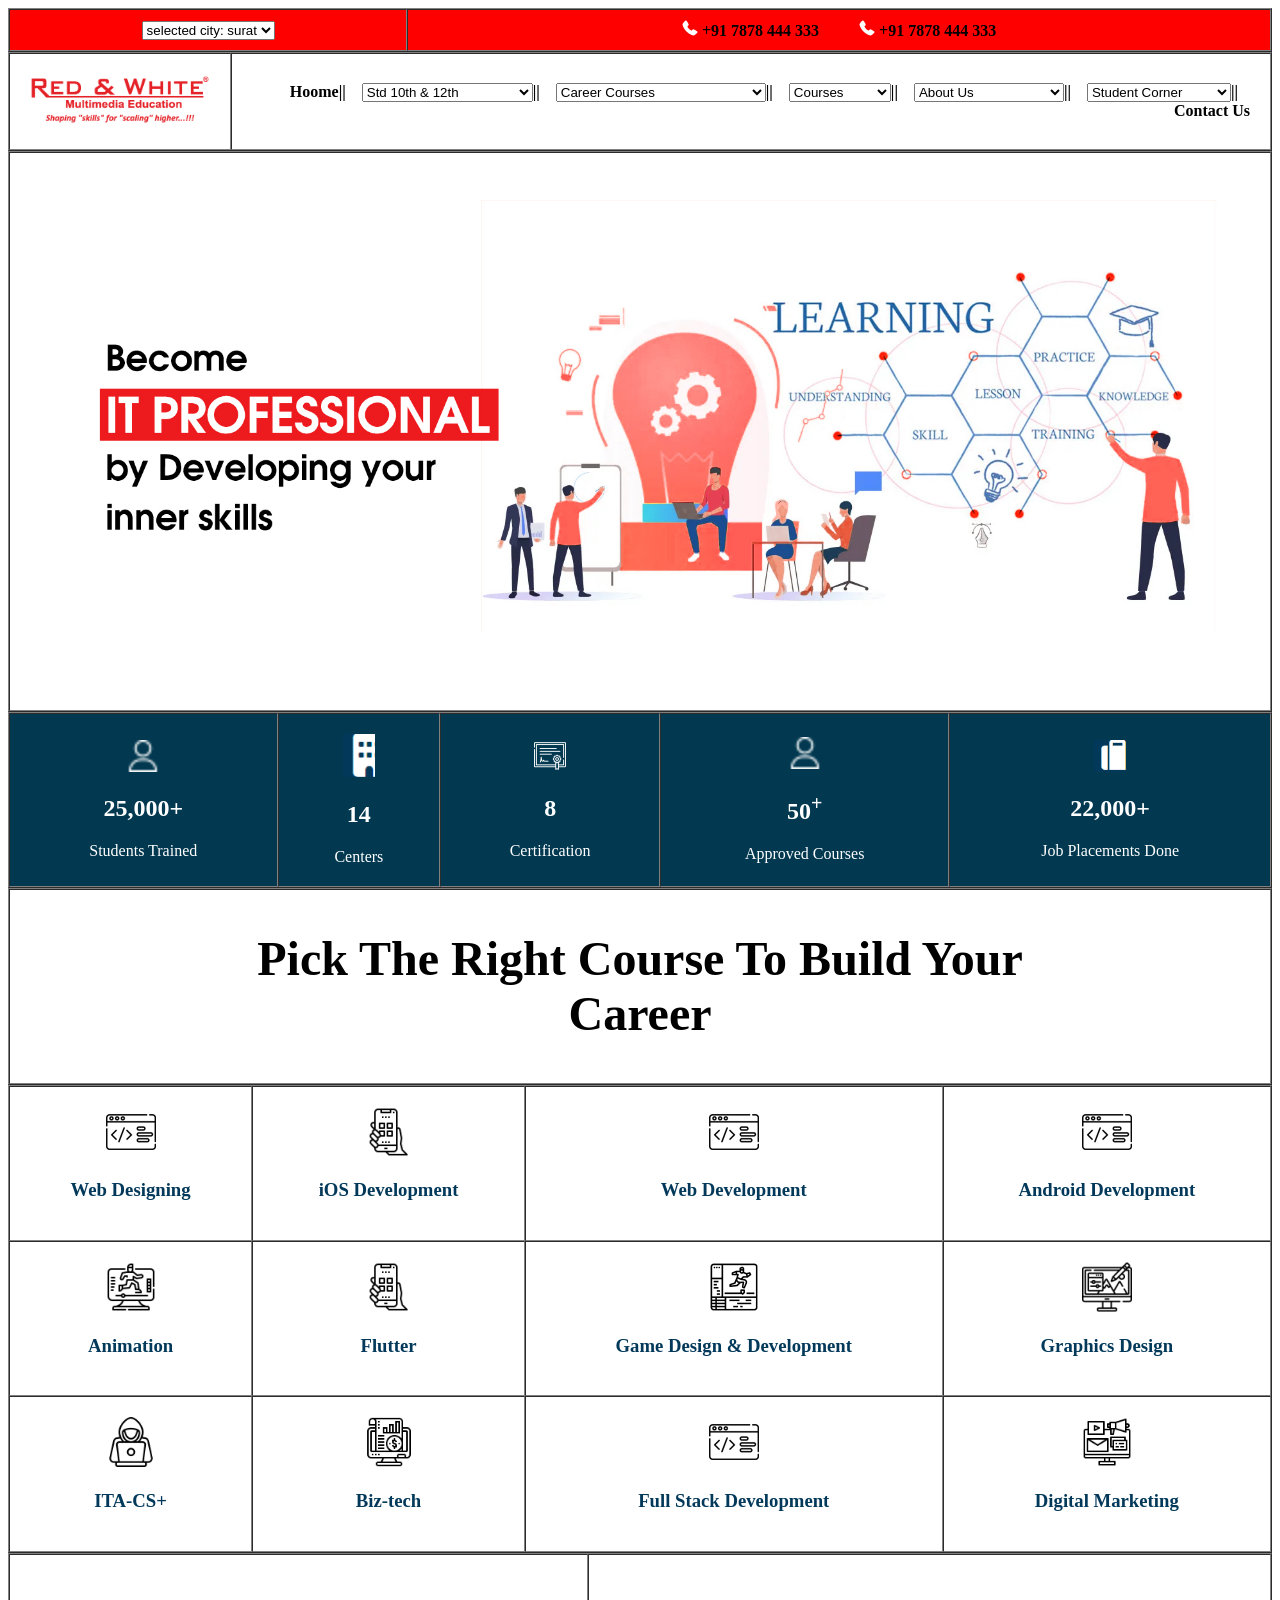
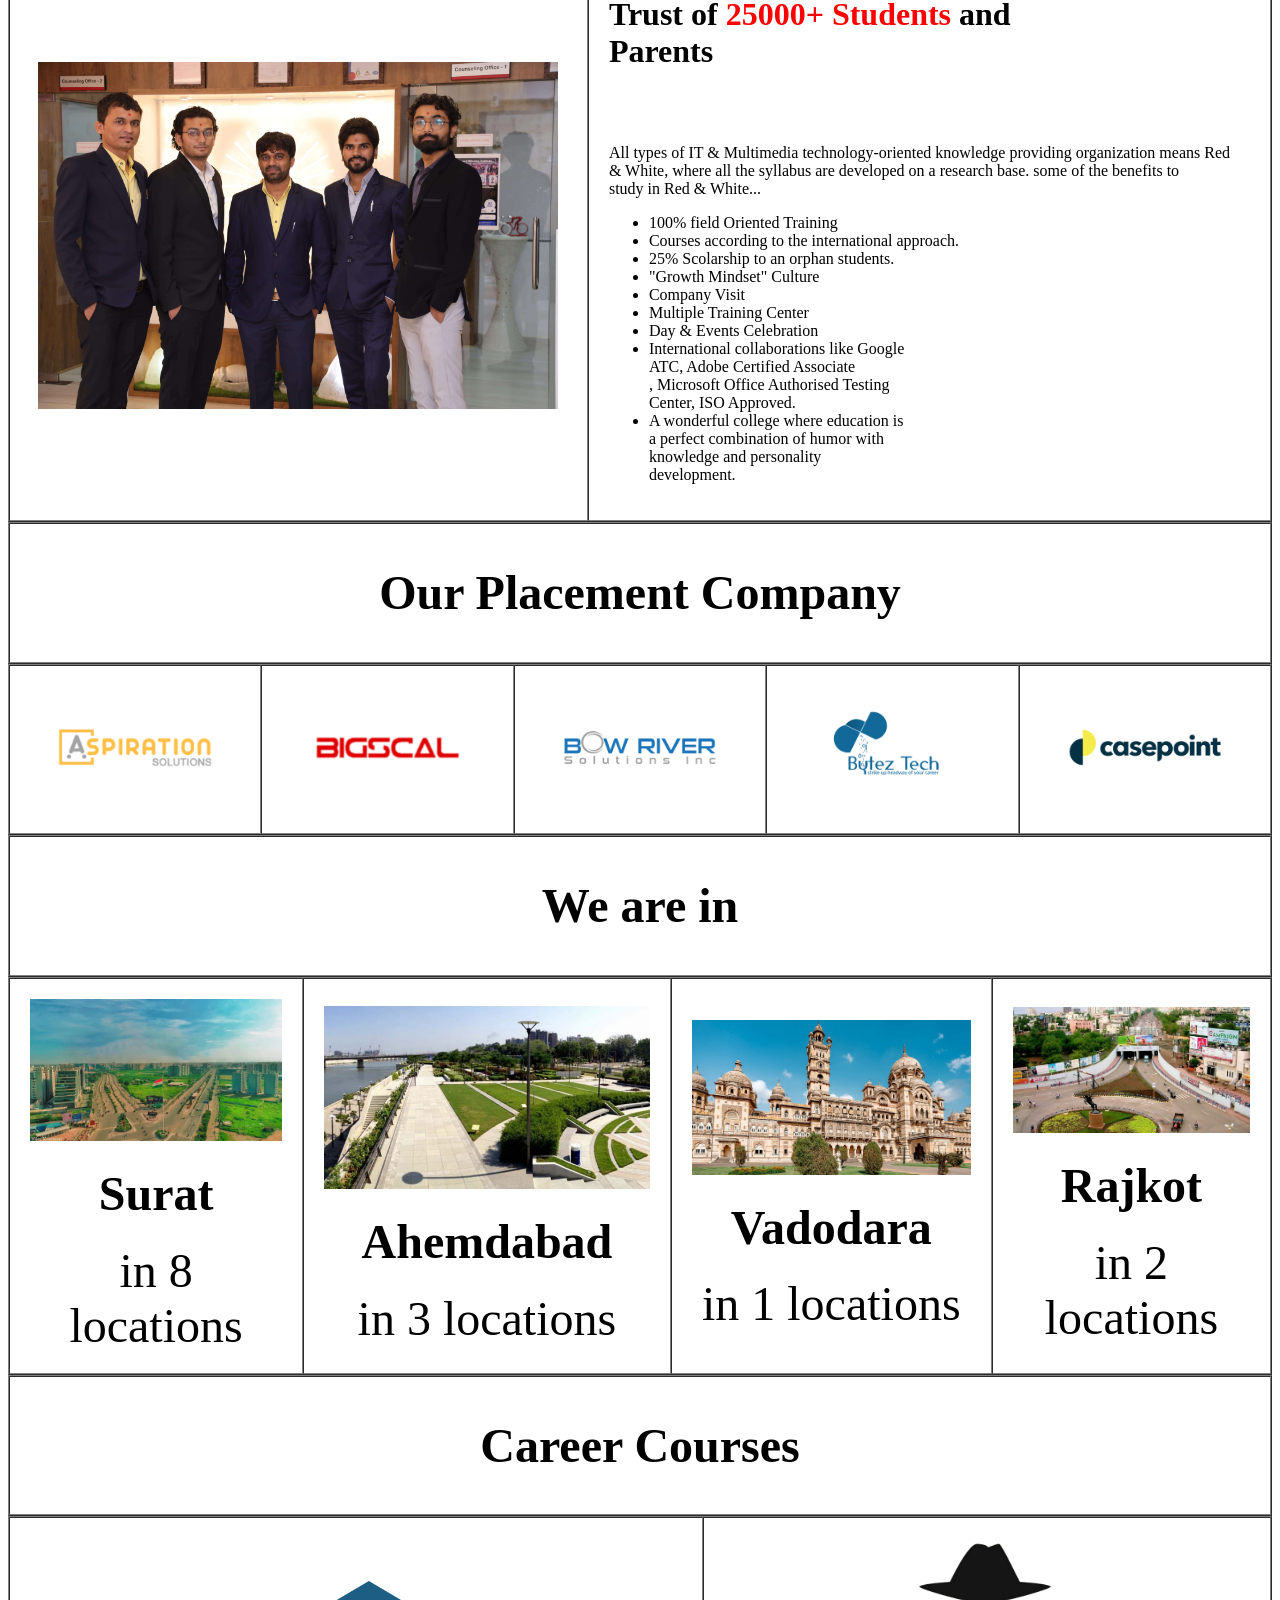
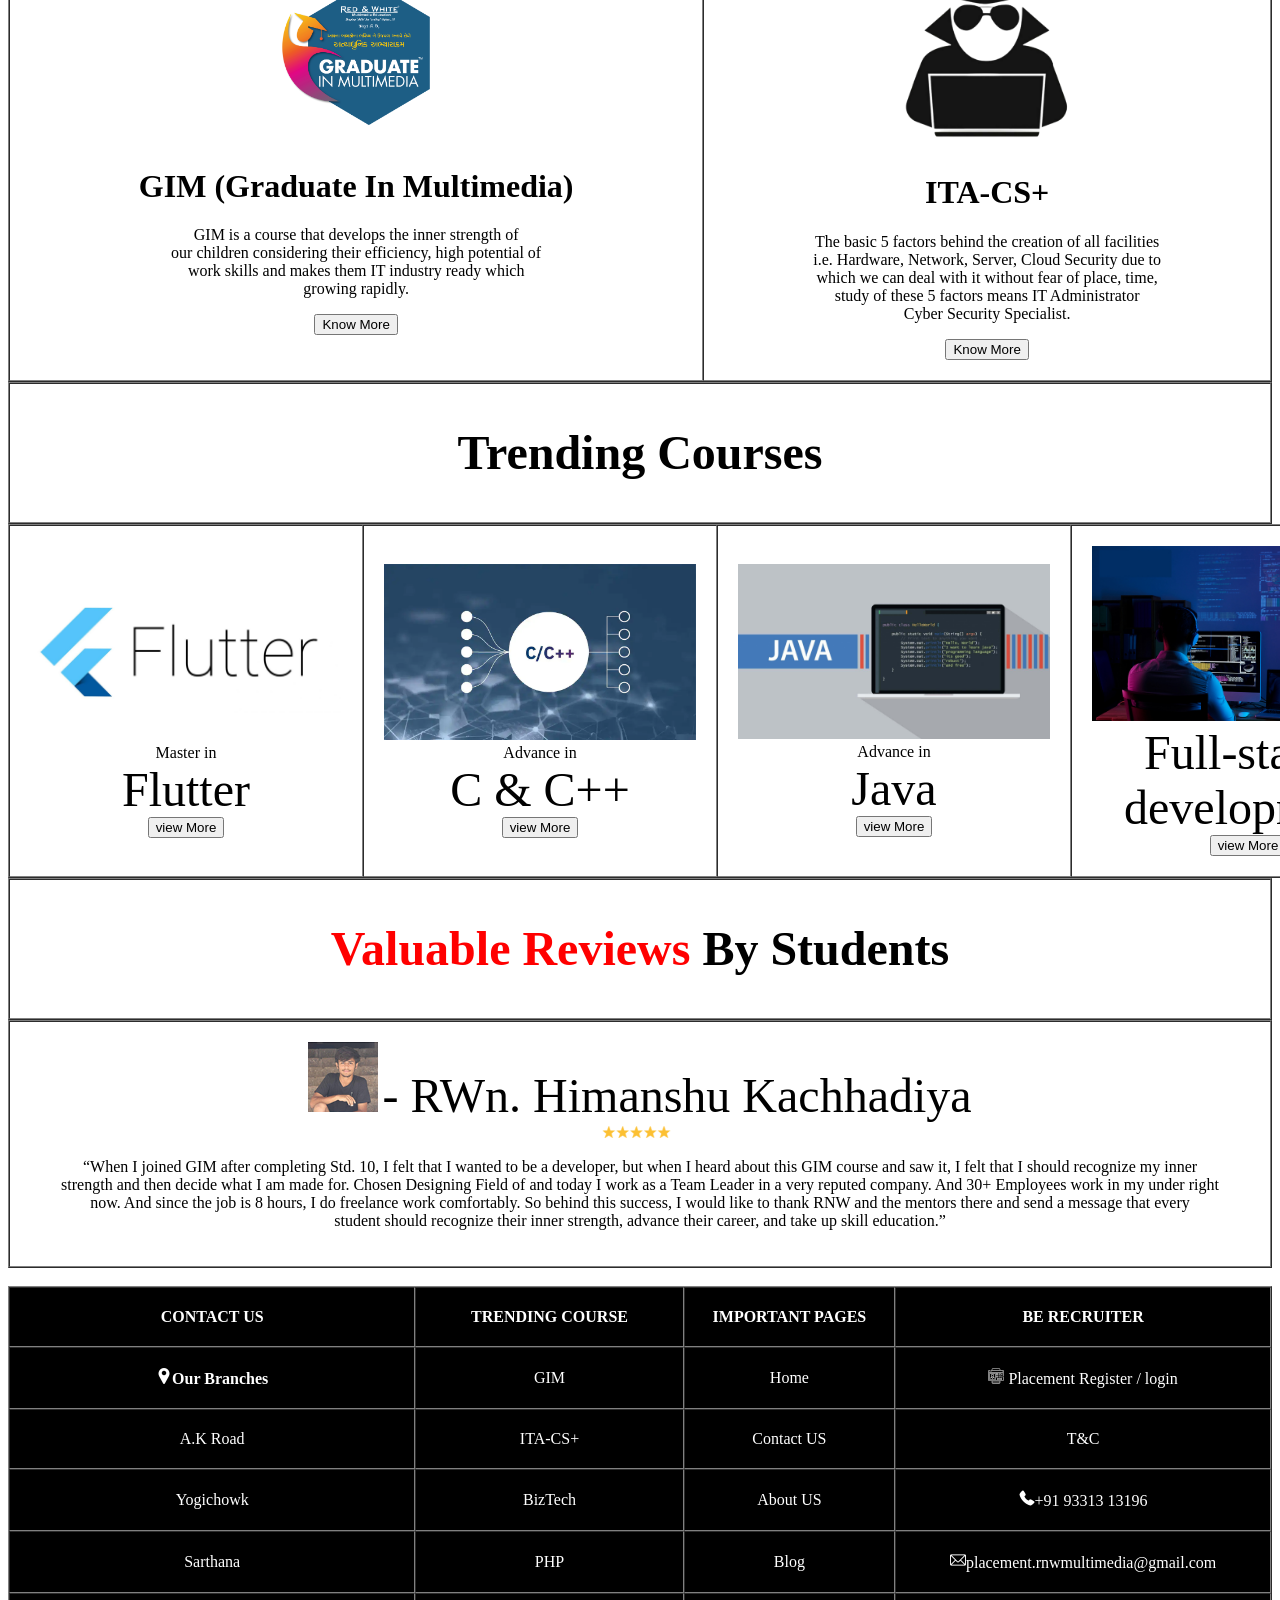
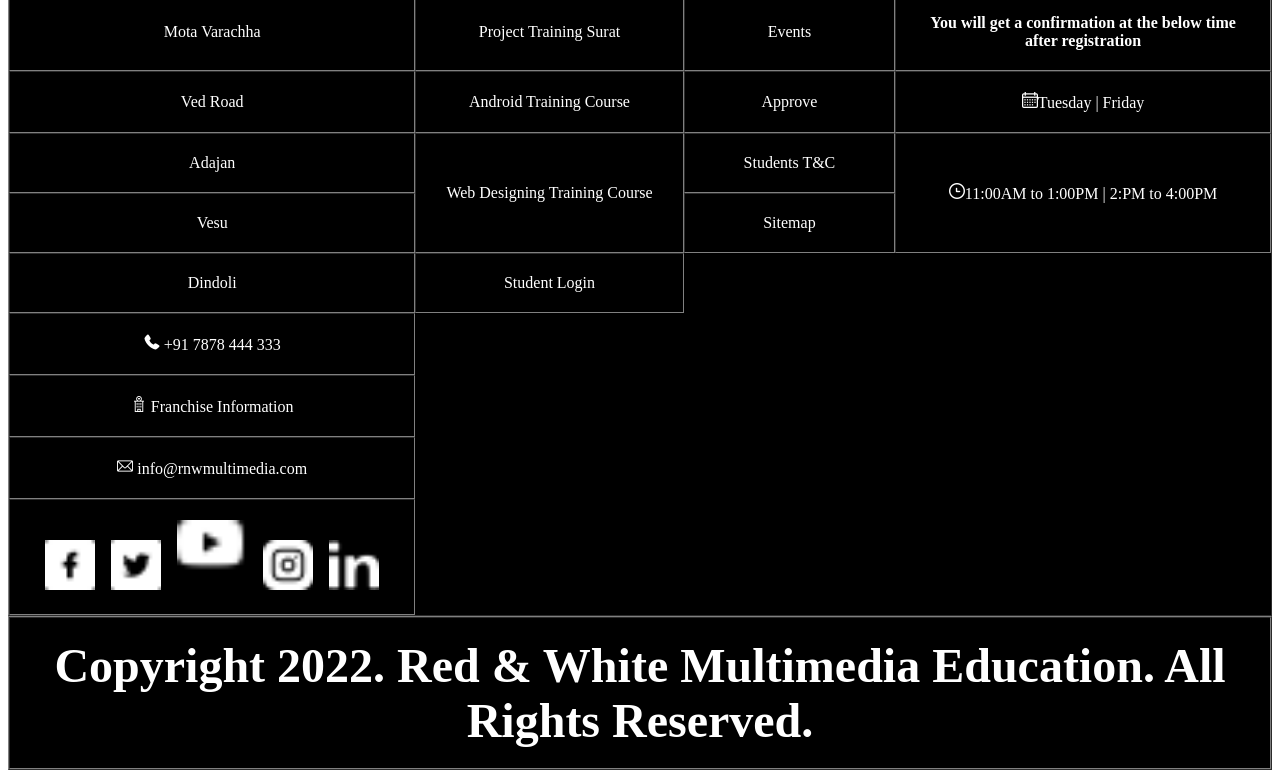
<file: portfolio/2653_akshar_html_/2653_akshar_html/website.html>
<!DOCTYPE html>
<html>
	<head>
		<title>RNW</title>
	</head>
	<body>
	<table border="1" cellpadding="10" cellspacing="0" width="100%" bgcolor="red">
		<thead>
			<tr>
				<th><select>
					<option> selected city: surat </option>
					<option>ahemdabad </option>
					<option>vadodara</option>
					<option>rajkot</option>
				</select></th>
				<th><img  src="images/call.png" title="call" alt="call" />&nbsp;+91 7878 444 333
				&nbsp;&nbsp;&nbsp;&nbsp;&nbsp;&nbsp;&nbsp;&nbsp;
				<img  src="images/call.png" title="call" alt="call" />&nbsp;+91 7878 444 333</th>
				
			</tr>
			
		</thead>

	</table>
     <table border="1" cellpadding="20" cellspacing="0" width="100%">
      <thead>
    	<tr>
    		<th><center><img src="images/rnw.png" title="rnw" alt="rnw" width="180px"/></center></th>
    		<th align="right">
    			Hoome||&nbsp;&nbsp;&nbsp;
    			<select>
    				<option>Std 10th & 12th</option>
    				<option>GIM</option>
    				<option>Bizteach</option>
    				<option>ITA-CS+</option>
    				<option>Animation & VFX 2 year</option>
    				<option>Digiyal Marketing Course</option>
    			</select>||&nbsp;&nbsp;&nbsp;
    			<select>
    				<option>Career Courses</option>
    				<option>GIM (Graduate in Multimedia)</option>
    				<option>Biztech</option>
    				<option>Animation & VFX 2 year</option>
    				<option>Master in Web Designing</option>
    				<option>Master in Front End Developing</option>
    				<option>Master in Web Development</option>
    				<option>Master in Android Development</option>
    				<option>Master in iOS Developmet</option>
    				<option>Master in Graphics Design</option>
    				<option>Master in Game Design</option>
    				<option>Master in Game Development</option>
    				<option>Master in Animation</option>
    				<option>Master im Flutter</option>
    				<option>Master in Python</option>
    				<option>Full Stack Develoment</option>
    			</select>||&nbsp;&nbsp;&nbsp;
    			<select>
    				<option> Courses</option>
    				<option><h2>Programming</h2></option>
    				<option>Java</option>
    				<option>Android</option>
    				<option>iOS</option>
    				<option>React Native</option>
    				<option>React_js</option>
    				<option>Noad_js</option>
    				<option>PHP</option>
    				<option>Wordpress</option>
    				<option>Unity Script</option>
    				<option>Angular js</option>
    				<option>laravel</option>
    				<option>Python</option>
    			</select>||&nbsp;&nbsp;&nbsp;
    			<select>
    				<option>About Us</option>
    				<option>Group of institutes</option>
    				<option>Awards</option>
    				<option>Approval / Authorised</option>
    				<option>News Letter</option>
    				<option>Press Notes</option>
    			</select>||&nbsp;&nbsp;&nbsp;
    			<select>
    				<option>Student Corner</option>
    				<option>Apply job for student</option>
    				<option>student Placement</option>
    				<option>student Grievance</option>
    				<option>Why I Choose RNW</option>
    				<option>Placement Parners</option>
    				<option>Student Works</option>
    			</select>||&nbsp;&nbsp;&nbsp;
    			Contact Us
    		</th>
    	</tr>  
    </thead>
    </table>
    <table border="1" cellpadding="20" cellspacing="0" width="100%">
    	<tbody>
    		<tr>
    			<td><img src="images/side1.jpg" title="side1" alt="side1" width="100%" /></td>
    		</tr>
    	</tbody>
    </table> 
    <table border="1" cellpadding="20" cellspacing="0" bgcolor="#02395" width="100%">
    	<tbody align="center">
    	<tr>
    		<td>
    			<img src="images/123.png" title="123" alt="123" width="32px" /><br/>
    			 <font color="white"> <h2>25,000+</h2>
    			 Students Trained</font>
      		</td>
    		<td>
    			<img src="images/124.png" title="124" alt="124" width="32px"/><br/>
    			<font color="white"><h2>14</h2>
    			Centers</font>
    		</td>
    		<td>
    			<img src="images/125.png" title="125" alt="125" width="32px"/><br/>
    			<font color="white"><h2>8</h2>
    			Certification</font>
    		</td>
    		<td>
    			<img src="images/123.png" title="123" alt="123" width="32px"/><br/>
    			<font color="white"><h2>50<sup>+</sup></h2>
    			Approved Courses</font>
    		</td> 
    		<td>
    			<img src="images/126.png" title="126" alt="126" width="32px"/><br/>
    			<font color="white"><h2>22,000+</h2>
    			Job Placements Done</font>
    		</td>
    	</tr>
    </tbody>
    </table>
    <table border="1" cellpadding="20" cellspacing="0" width="100%">
    	<tbody align="center">
    		<tr>
    			<td><h1><font size="18px">Pick The Right Course To Build Your <br/> Career </font></h1></td>
    		</tr>
    	</tbody>
    </table>
    <table border="1" cellpadding="20" cellspacing="0" width="100%">
    	<tbody align="center">
    		<tr>
    			<td>
    				<img src="images/127.png" title="Web" alt="web" width="50px"/>
    				<font color="#02395A"><h3>Web Designing</h3></font>
    			</td>
    			<td>
    				<img src="images/128.png" title="ios" alt="ios" width="50px"/>
    				<font color="#02395A"><h3>iOS Development</h3></font>
    			</td>
    			<td>
    				<img src="images/127.png" title="web" alt="web" width="50px"/>
    				<font color="#02395A"><h3>Web Development</h3></font>
    			</td>
    			<td>
    				<img src="images/127.png" title="Android" alt="Android" width="50px"/>
    				<font color="#02395A"><h3>Android Development</h3></font>
    			</td>
    		</tr>
    		<tr>
    			<td>
    				<img src="images/129.png" title="Animation" alt="Animation" width="50px"/>
    				<font color="#02395A"><h3>Animation</h3></font>
    			</td>
    			<td>
    				<img src="images/128.png" title="Flutter" alt="Flutter" width="50px"/>
    				<font color="#02395A"><h3>Flutter</h3></font>
    			</td>
    			<td>
    				<img src="images/130.png" title="Game" alt="Game" width="50px"/>
    				<font color="#02395A"><h3>Game Design & Development</h3></font>
    			</td>
    			<td>
    				<img src="images/131.png" title="Graphics" alt="Graphics" width="50px"/>
    				<font color="#02395A"><h3>Graphics Design</h3></font>
    			</td>
    		</tr>
    		<tr>
    			<td>
    				<img src="images/132.png" title="ITA-CS" alt="ITA-CS" width="50px"/>
    				<font color="#02395A"><h3>ITA-CS+</h3></font>
    			</td>
    			<td>
    				<img src="images/133.png" title="Biz-tech" alt="Biz-tech" width="50px"/>
    				<font color="#02395A"><h3>Biz-tech</h3></font>
    			</td>
    			<td>
    				<img src="images/127.png" title="Full" alt="Full" width="50px"/>
    				<font color="#02395A"><h3>Full Stack Development</h3></font>
    			</td>
    			<td>
    				<img src="images/134.png" title="Digital" alt="Digital" width="50px"/>
    				<font color="#02395A"><h3>Digital Marketing</h3></font>
    			</td>
    		</tr>
    	</tbody>
    </table>
    <table border="1" cellpadding="20" cellspacing="0" width="100%">
    	<tbody align="center">
    		<tr>
    			<td>
    				<img src="images/side2.jpg" title="about" alt="about" width="520px" height="347px" />
    			</td>
    			<td align="left">
    				<h1>Trust of <font color="red">25000+ Students</font> and <br/> Parents</h1>
    				<br/><br/>
    				<p>
						All types of IT & Multimedia technology-oriented knowledge providing organization means Red <br/> & White, where all the syllabus are developed on a research base. some of the benefits to <br/> study in Red & White...</p>
					<ul>
						<li>100% field Oriented Training</li>
						<li>Courses according to the international approach.</li>
						<li>25% Scolarship to an orphan students.</li>
						<li>"Growth Mindset" Culture</li>
						<li>Company Visit</li>
						<li>Multiple Training Center</li>
						<li>Day & Events Celebration</li>
						<li >International collaborations like Google <br/> ATC, Adobe Certified Associate <br/>, Microsoft Office Authorised Testing <br/>  Center, ISO Approved.</li>
						<li>A wonderful college where education is <br/> a perfect combination of humor with <br/> knowledge and personality <br/> development.</li>
					</ul>
					</ul>

    			</td>
    		</tr>
    	</tbody>
    </table>
    <table border="1" cellpadding="20" cellspacing="0" width="100%">
    	<tbody align="center">
    		<tr>
    			<td>
	    		<h1><font size="18px">Our Placement Company</font></h1>
	    	</td>
	    </tr>
    	</tbody>
    </table>
    <table border="1" cellpadding="20" cellspacing="0" width="100%">
    <tbody align="center">
    	<tr>
    		<td>
    			<img src="images/abc.jpg" title="abc" alt="abc" width="100%" />
    		</td>
    		<td>
    			<img src="images/abd.jpg" title="abd" alt="abd" width="100%" />
    		</td>
    		<td>
    			<img src="images/abe.jpg" title="abe" alt="abe" width="100%" />
    		</td>
    		<td>
    			<img src="images/abf.jpg" title="abf" alt="abf" width="100%" />
    		</td>
    		<td>
    			<img src="images/abg.jpg" title="abg" alt="abg" width="100%" />
    		</td>
    	</tr>
    </tbody>
    </table>
    <table border="1" cellpadding="20" cellspacing="0" width="100%">
    	<tbody align="center">
    	<tr>
    		<td> <h1><font size="18px">We are in</font></h1></td>
    	</tr>
    	</tbody>
    </table>
    <table border="1" cellpadding="20" cellspacing="0" width="100%">
    	<tbody align="center">
    		<tr>
    			<td>
    				<img src="images/surat.jpg" title="surat" alt="surat" width="100%"><br/>
    				<h1><font size="18px">Surat</font></h1>
    				<font size="12px">in 8 locations</font>


    			</td>
    			<td>
    				<img src="images/ahm.jpg" title="Ahemdabad" alt="Ahemdabad" width="100%"/><br/>
    				<h1><font size="18px">Ahemdabad</font></h1>
    				<font size="12px">in 3 locations</font>

    			</td>
    			<td>
    				<img src="images/vad.jpg" title="Vadodara" alt="Vadodara" width="100%"/><br/>
    				<h1><font size="18px">Vadodara</font></h1>
    				<font size="12px">in 1 locations</font>
    			</td>
    			<td>
    				<img src="images/raj.jpg" title="Rajkot" alt="Rajkot" width="100%" height="100%" /><br/>
    				<h1><font size="18px">Rajkot</font></h1>
    				<font size="12px">in 2 locations</font>
    			</td>
    		</tr>
    	</tbody>
    </table>
    <table border="1" cellpadding="20" cellspacing="0" width="100%">
    	<tbody align="center">
    		<tr>
    			<td><h1><font size="18px">Career Courses</font></h1></td>
    		</tr>
    	</tbody>
    </table>
    <table border="1" cellpadding="20" cellspacing="0" width="100%">
    	<tbody align="center">
    		<tr>
    			<td>
    				<img src="images/gim.png" title="gim" alt="gim" width="180px"/>
    				<h1>GIM (Graduate In Multimedia)</font></h1>
    				<p>GIM is a course that develops the inner strength of <br/> our children considering their efficiency, high potential of <br/> work skills and makes them IT industry ready which <br/> growing rapidly.</p>
						        <button type="Know More" value="Know More" >Know More</button>

    			</td>
    			<td>
    				<img src="images/ITA.png" title="ITA" alt="ITA" width="180px"/>
    				<h1>ITA-CS+</h1>
    				<p>The basic 5 factors behind the creation of all facilities <br/> i.e. Hardware, Network, Server, Cloud  Security due to <br/> which we can deal with it without fear of place, time, <br/> study of these 5 factors means IT Administrator <br/> Cyber Security Specialist.</p>
    				<button type="Know More" value="Know More" >Know More</button>
    			</td>
    		</tr>
    	</tbody>
    </table>
    <table border="1" cellpadding="20" cellspacing="0" width="100%">
    	<tbody align="center">
        	<tr>
    		<td>
    			<h1><font size="18px">Trending Courses</font></h1>
    		</td>
    	</tr>
    </tbody>
    </table>
    <table border="1" cellpadding="20" cellspacing="0" width="100%">
    	<tbody align="center">
    		<tr>
    			<td>
    				<img src="images/fll.jpg" title="Flutter" alt="Flutter" width="312px"/><br/>
    				Master in<br/>
    				<font size="14px">Flutter</font><br/>
    				<button type="view More" value="view More" >view More</button>

    			</td>
    			<td>
    				<img src="images/c.jpg" title="C & C++" alt="C & c++" width="312px"/><br/>
    				Advance in<br/>
    				<font size="14px">C & C++</font><br/>
    				<button type="view More" value="view More" >view More</button>

    			</td>
    			<td>
    				<img src="images/java.jpg" title="Java" alt="Java" width="312px"/><br/>
    				Advance in<br/>
    				<font size="14px">Java</font><br/>
    				<button type="view More" value="view More" >view More</button>

    			</td>
    			<td>
    				<img src="images/tr.jpg" title="tr" alt="tr" width="312px"/><br/>
    				<font size="14px">Full-stack-development</font><br/>
    				<button type="view More" value="view More" >view More</button>
    			</td>
    		</tr>
    	</tbody>
    </table>
    <table border="1" cellpadding="20" cellspacing="0" width="100%">
    	<tbody align="center">
    		<tr>
    			<td>
    				<h1><font size="18px"><font color="red">Valuable Reviews</font> By Students</font></h1>
    			</td>
    		</tr>
    	</tbody>
    </table>
    <table border="1" cellpadding="20" cellspacing="0" width="100%">
    	<tbody align="center">
    		<tr>
    			<td>
    				<img src="images/hk.jpeg" title="hk" alt="hk" width="70px"/>
    				<font size="13px" align="center">- RWn. Himanshu Kachhadiya</font><br/>
    					<img src="images/star.png" title="star" alt="star" width="92px"/>
    				<p>“When I joined GIM after completing Std. 10, I felt that I wanted to be a developer, but when I heard about this GIM course and saw it, I felt that I should recognize my inner <br/> strength and then decide what I am made for. Chosen Designing Field of and today I work as a Team Leader in a very reputed company. And 30+ Employees work in my under right <br/> now. And since the job is 8 hours, I do freelance work comfortably. So behind this success, I would like to thank RNW and the mentors there and send a message that every <br/> student should recognize their inner strength, advance their career, and take up skill education.” </p>
    			</td>
    		</tr>
    	</tbody>
    </table>
    <footer>
    	<table border="1" cellpadding="20" cellspacing="0" width="100%" bgcolor="black">
    		<thead>
    			<tr>
    				<th><font color="white">CONTACT US</font></th>
    				<th><font color="white">TRENDING COURSE</font></th>
    				<th><font color="white">IMPORTANT PAGES</font></th>
    				<th><font color="white">BE RECRUITER</font></th>
    			</tr>
    		</thead>
    		<tbody align="center">
    			<tr>
    				<td><font color="white"><img src="images/pin.png" title="pin" alt="pin"/><b>Our Branches</b></font></td>
    				<td><font color="white">GIM</font></td>
    				<td><font color="white">Home</font></td>
    				<td><font color="white"><img src="images/reg.png" title="regester" alt="regist"/>&nbsp;Placement Register / login </td>
    			</tr>
    			<tr>
    				<td><font color="white">A.K Road</font></td>
    				<td><font color="white">ITA-CS+</font></td>
    				<td><font color="white">Contact US</font></td>
    				<td><font color="white"><img/>T&C</font></td>
    			</tr>
    			<tr>
    				<td><font color="white">Yogichowk</font></td>
    				<td><font color="white">BizTech</font></td>
    				<td><font color="white">About US</font></td>
    				<td><font color="white"><img src="images/call.png" title="call" alt="call" />+91 93313 13196</font></td>
    			</tr>
    			<tr>
    				<td><font color="white">Sarthana</font></td>
    				<td><font color="white">PHP</font></td>
    				<td><font color="white">Blog</font></td>
    				<td><font color="white"><img src="images/email.png" title="email" alt="email" />placement.rnwmultimedia@gmail.com</font></td>
    			</tr>
    			<tr>
    				<td><font color="white">Mota Varachha</font></td>
    				<td><font color="white">Project Training Surat</font></td>
    				<td><font color="white">Events</font></td>
    				<td><font color="white"><b>You will get a confirmation at the below time <br/> after registration</b></font></td>
    			</tr>
    			<tr>
    				<td><font color="white">Ved Road</font></td>
    				<td><font color="white">Android Training Course</font></td>
    				<td><font color="white">Approve</font></td>
    				<td><font color="white"><img src="images/ca.png" title="caal" alt="cal"/>Tuesday | Friday</font></td>
    			</tr>
    			<tr>
    				<td><font color="white">Adajan</font></td>
    				<td rowspan="2"><font color="white">Web Designing Training Course</font></td>
    				<td><font color="white">Students T&C</font></td>
    				<td rowspan="2"><font color="white"><img src="images/cl.png" title="clock" alt="clock"/>11:00AM to 1:00PM | 2:PM to 4:00PM</font></td>
    			</tr>
    			<tr>
    				<td><font color="white">Vesu</font></td>
    				
    				<td><font color="white">Sitemap</font></td>
    				
    			</tr>
    			<tr>
    				<td><font color="white">Dindoli</font></td>
    				
    				<td><font color="white">Student Login</font></td>
    				
    			</tr>
    			<tr>
    				<td><img src="images/call.png" title="call" alt="call"/><font color="white"> +91 7878 444 333</font></td>
    			</tr>
    			<tr>
    				<td><img src="images/ta.png" title="ta" alt="ta"/><font color="white"> Franchise Information</font></td>
    			</tr>
    			<tr>
    				<td><img src="images/email.png" title="email" alt="email"/>&nbsp;<font color="white">info@rnwmultimedia.com</font></td>
    			</tr>
    			<tr>
    				<td><img src="images/fe.png" title="facebook" alt="facebook" width="50px" />&nbsp;&nbsp;&nbsp;
    					<img src="images/tw.png" title="tw" alt="tw" width="50px"/>&nbsp;&nbsp;&nbsp;
    					<img src="images/yu.png" title="you tube" alt="you tube" width="70px"/>&nbsp;&nbsp;&nbsp;
    					<img src="images/in.png" title="instragram" alt="instragram" width="50px"/>&nbsp;&nbsp;&nbsp;
    					<img src="images/li.png" title="il" alt="il" width="50px"/></td>&nbsp;&nbsp;&nbsp;
    			</tr>
    	
    		</tbody>
    	</table>
    	<table border="1" cellpadding="20" cellspacing="0" bgcolor="black" width="100%">
    		<tbody align="center">
    			<tr>
    				<td>
    					<font color="white" size="18px"><b>Copyright 2022. Red & White Multimedia Education. All Rights Reserved.</b></font>
    				</td>
    			</tr>
    		</tbody>
    	</table>
    </footer>
</body>
	
</html>
</file>
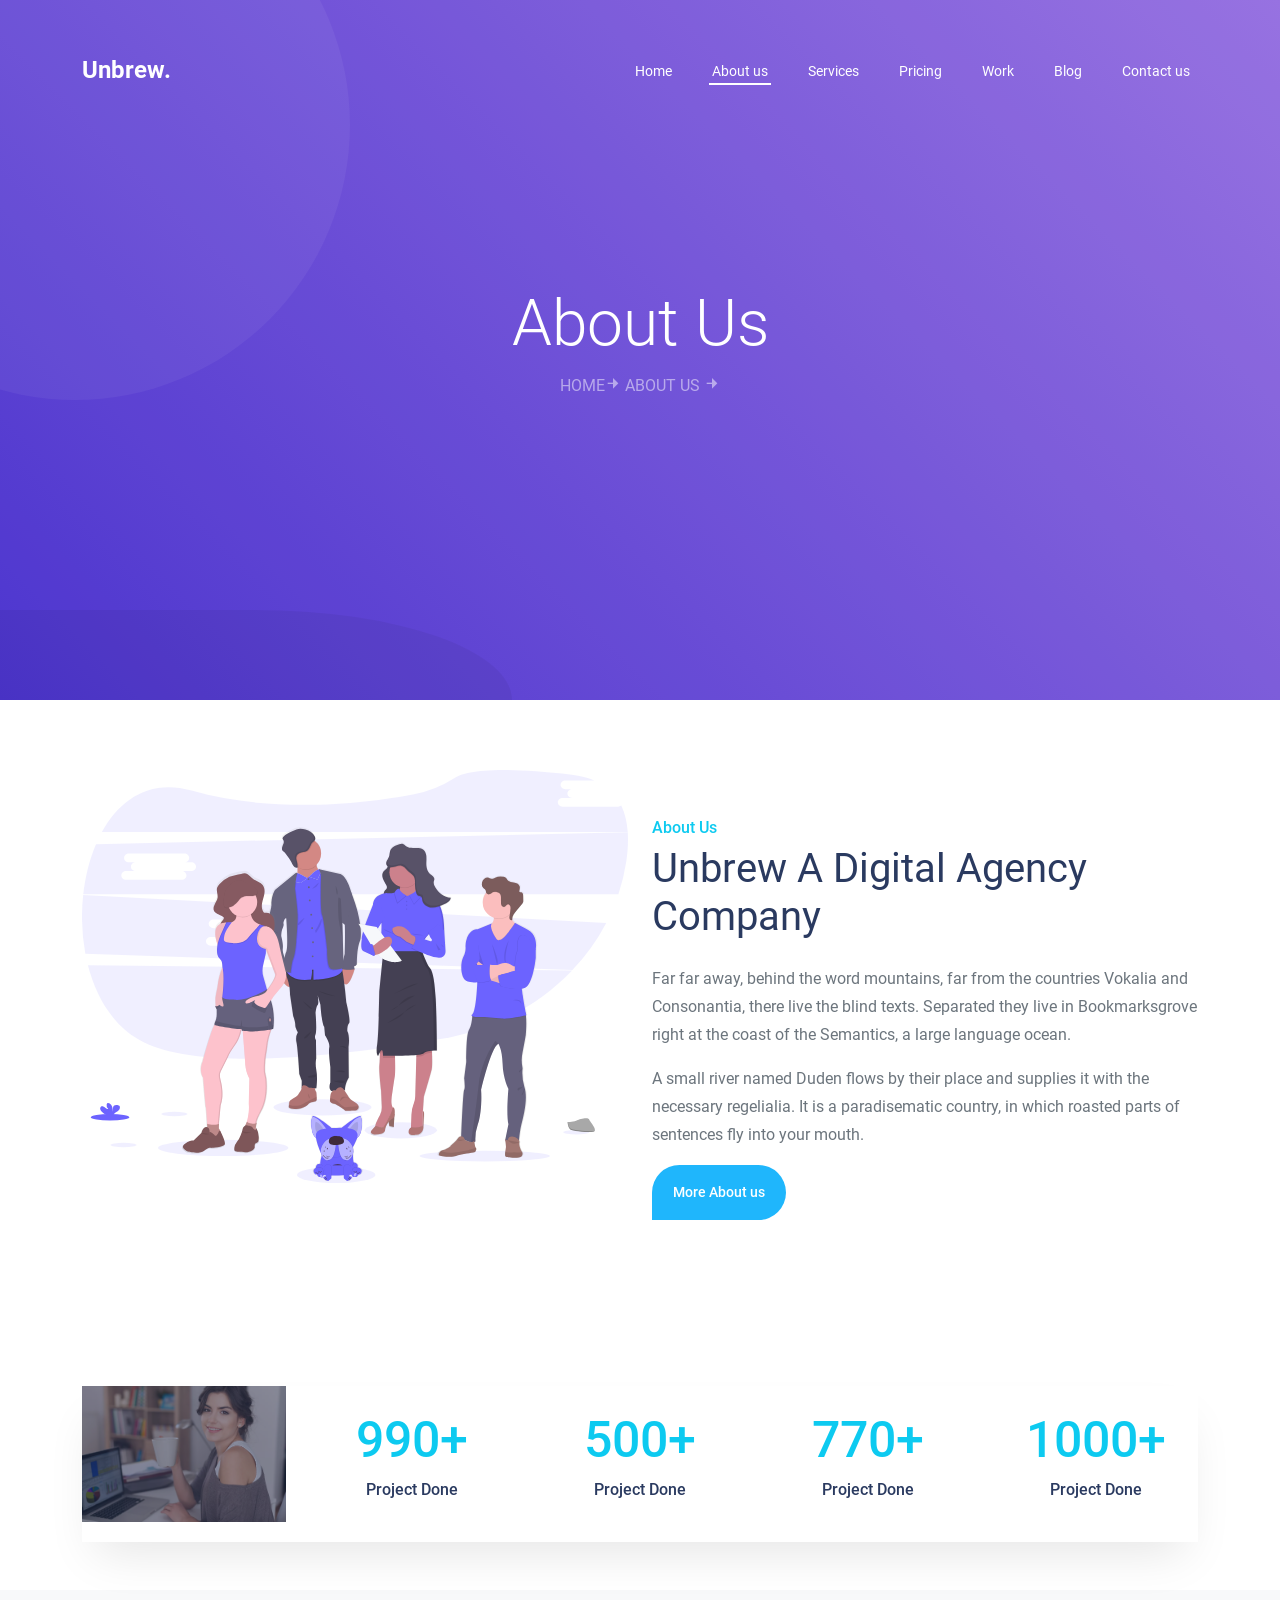
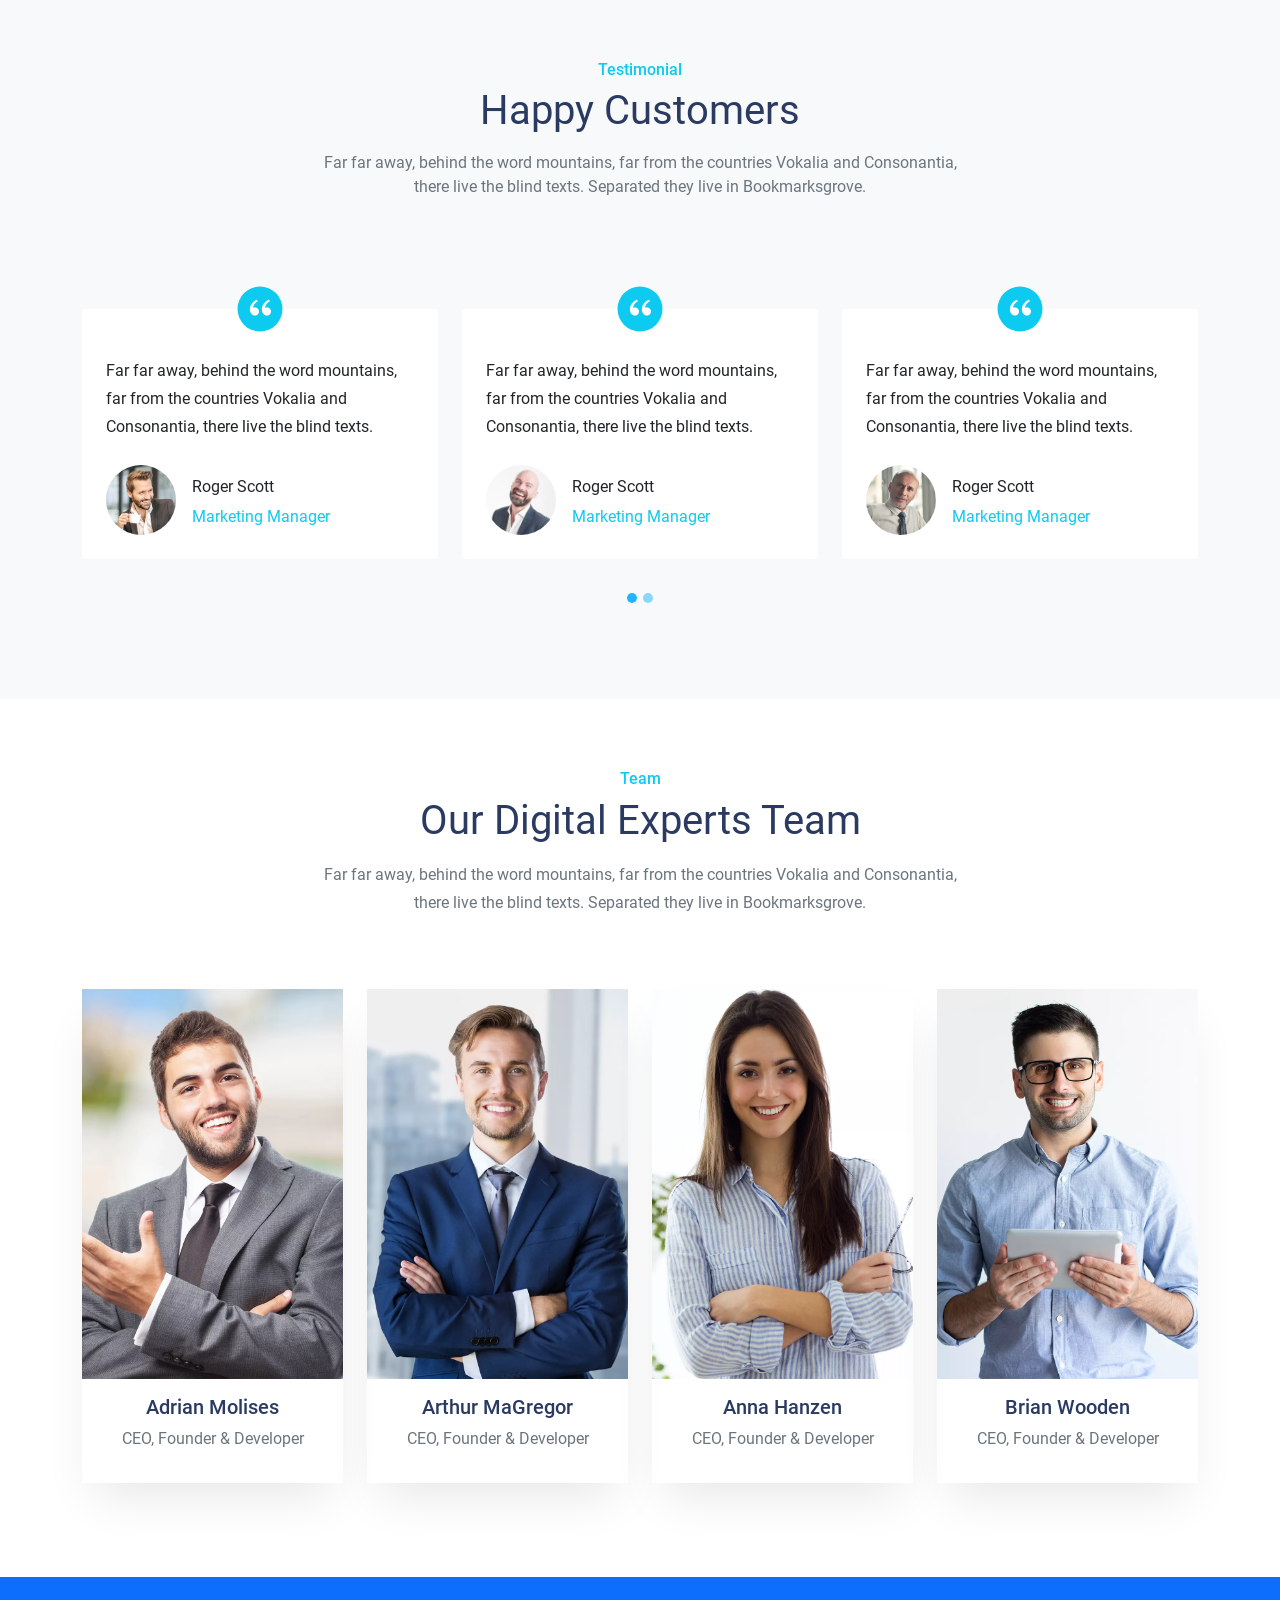
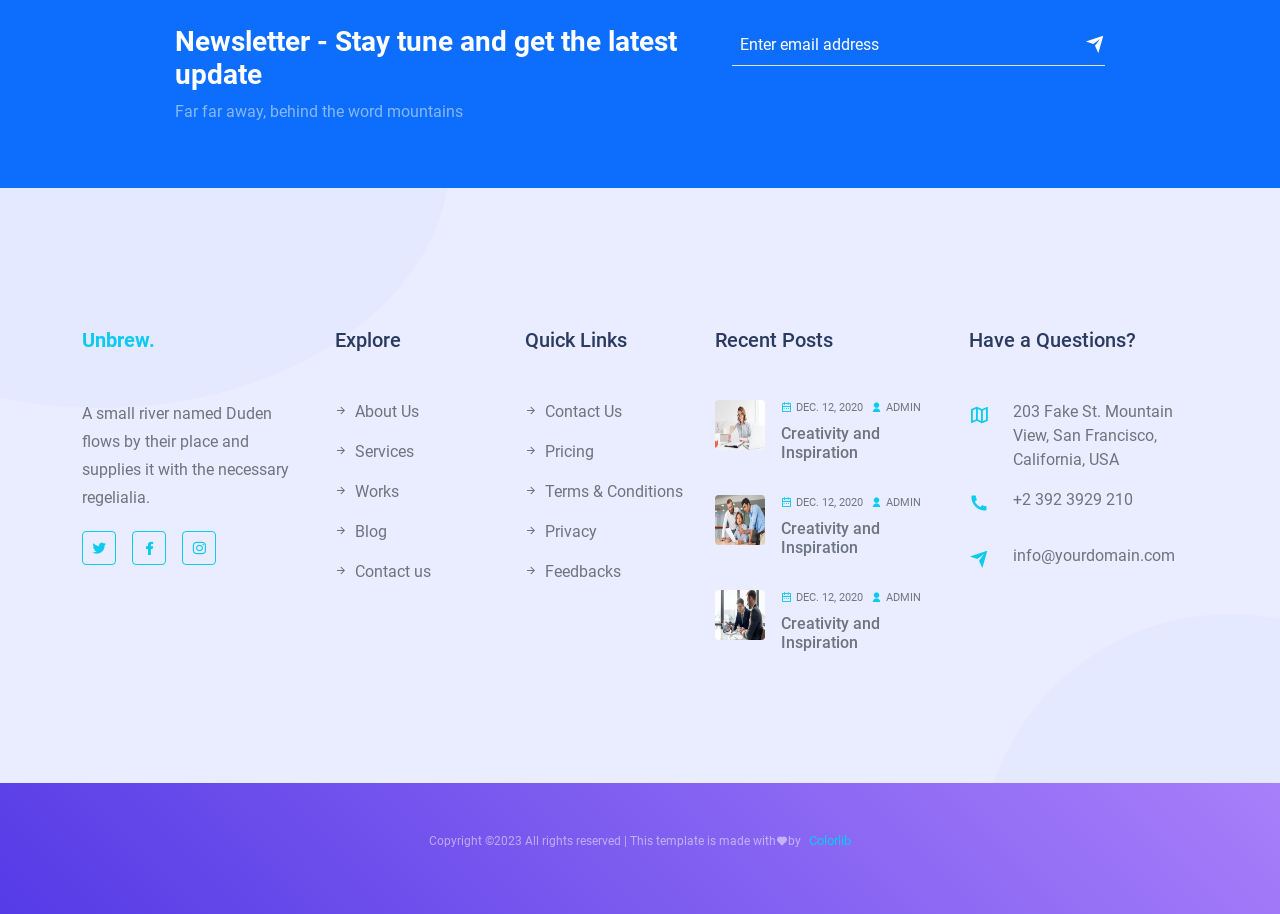
<file: portfolio/2653_BOOTSTRAP/2653_akshar_boostrep_pr_3/about.html>
<!DOCTYPE html>
<html>

<head>
    <meta charset="UTF-8">
    <meta name="viewport" content="width=device-width, initial-scale=1.0">
    <title>Bootstrap</title>
    <link rel="stylesheet" href="css/bootstrap.min.css" type="text/css">
    <link rel="stylesheet" href="fonts/stylesheet.css" type="text/css">
    <link rel="stylesheet" href="fonts/remixicon.css" type="text/css">
    <link rel="stylesheet" href="css/about.css" type="text/css">
</head>

<body>
    <!-- header start -->
    <header class="navbar navbar-expand-lg align-items-center position-absolute top-0 start-0 end-0 py-5">
        <div class="container">
            <div>
                <h2><a href="javascript:void(0)" class="navbar-brand text-white fs-4 fw-bold logo">Unbrew.</a></h2>
            </div>
            <button type="button" class="navbar-toggler text-white" data-bs-toggle="collapse"
                data-bs-target="#navbar"><span><i class="ri-menu-fill"></i></span></button>
            <nav class="navbar-collapse collapse menu" id="navbar">
                <ul class="navbar-nav ms-auto head">
                    <li><a href="index.html" class="nav-link text-white ms-4">Home</a></li>
                    <li class="about"><a href="about.html" class="nav-link text-white ms-4">About us</a></li>
                    <li><a href="services.html" class="nav-link text-white ms-4">Services</a></li>
                    <li><a href="pricing.html" class="nav-link text-white ms-4">Pricing</a></li>
                    <li><a href="work.html" class="nav-link text-white ms-4">Work</a></li>
                    <li><a href="blog.html" class="nav-link text-white ms-4">Blog</a></li>
                    <li><a href="contact.html" class="nav-link text-white ms-4">Contact us</a></li>
                </ul>
            </nav>
        </div>
    </header>
    <!-- header End -->
    <main>
        <!--banner start -->
        <section class="banner">
            <div class="overlay"></div>
            <div class="container">
                <div class="row">
                    <div class="d-flex align-items-center justify-content-center flex-column" style="height: 700px;">
                        <h2 class="text-white display-3">About Us</h2>
                        <p class="text-white-50"><a href="index.html" class="text text-white-50 hover">HOME<i class="ri-arrow-right-fill"></i></a>
                        <span>ABOUT US <i class="ri-arrow-right-fill"></i></span></p>
                    </div>
                </div>
            </div>
        </section>
        <!--banner end-->
        <!-- about Us start -->
        <section class="py">
            <div class="container">
                <div class="row">
                    <div class="col-md-6">
                        <img src="images/about.svg" class="img-fluid mb-3" alt="about" title="about">
                    </div>
                    <div class="col-md-6">
                        <div class="py-md-5 about-item">
                            <h6 class="text-info mb-2">About Us</h6>
                            <h2 class="mb-4">Unbrew A Digital Agency Company</h2>
                            <p class="text-secondary mb-3">Far far away, behind the word mountains, far from the
                                countries Vokalia and Consonantia, there live the blind texts. Separated they live in
                                Bookmarksgrove right at the coast of the Semantics, a large language ocean.</p>
                            <p class="text-secondary mb-3">A small river named Duden flows by their place and supplies
                                it with the necessary regelialia. It is a paradisematic country, in which roasted parts
                                of sentences fly into your mouth.</p>
                            <a href="javascript:void(0)" class="btn bannre-btn btn1 text-white py-3  me-3">More About us</a>
                        </div>
                    </div>
                </div>
            </div>
        </section>
        <!-- about Us End -->
        <!-- count Start -->
        <section class="py-5">
            <div class="container">
                <div class="row">
                    <div class="col-md-12">
                        <div class="count text-center">
                            <div class="row">
                                <div class="col-lg">
                                    <div class="count-img">
                                        <img src="images/about.jpg.webp" class="img-fluid" alt="count" title="count">
                                    </div>
                                </div>
                                <div class="col-md-6 col-lg">
                                    <div class="count-item px-4 py-4">
                                        <h2 class="text-info">990+</h2>
                                        <p>Project Done</p>
                                    </div>
                                </div>
                                <div class="col-md-6 col-lg">
                                    <div class="count-item px-4 py-4">
                                        <h2 class="text-info">500+</h2>
                                        <p>Project Done</p>
                                    </div>
                                </div>
                                <div class="col-md-6 col-lg">
                                    <div class="count-item px-4 py-4">
                                        <h2 class="text-info">770+</h2>
                                        <p>Project Done</p>
                                    </div>
                                </div>
                                <div class="col-md-6 col-lg">
                                    <div class="count-item px-4 py-4">
                                        <h2 class="text-info">1000+</h2>
                                        <p>Project Done</p>
                                    </div>
                                </div>
                            </div>
                        </div>
                    </div>
                </div>
            </div>
        </section>
        <!-- count End -->
          <!-- Testimonial start -->
        <section class="bg-light py">
            <div class="container">
                <div class="row">
                    <div class="d-flex justify-content-center">
                        <div class="col-md-7">
                            <div class="test-title text-center">
                                <h6 class="text-info">Testimonial</h6>
                                <h2 class="mb-3">Happy Customers</h2>
                                <p class="text-secondary">Far far away, behind the word mountains, far from the
                                    countries Vokalia and Consonantia, there live the blind texts. Separated they live
                                    in Bookmarksgrove.</p>
                            </div>
                        </div>
                    </div>
                </div>
                <div class="carousel slide py" data-bs-ride="carousel" id="test">
                    <div class="carousel-indicators">
                        <button type="button" data-bs-target="#test" data-bs-slide-to="0" class="active"></button>
                        <button type="button" data-bs-target="#test" data-bs-slide-to="1"></button>
                    </div>
                    <div class="carousel-inner">
                        <div class="carousel-item active">
                            <div class="row">
                                <div class="col-md-6 col-lg-4">
                                    <div class="test-text rounded-1 bg-white p-4 position-relative mt-4">
                                        <i
                                            class="ri-double-quotes-l position-absolute top-0 start-50 translate-middle bg-info text-white text-center fs-3"></i>
                                        <p class="mt-4">Far far away, behind the word mountains, far from the countries
                                            Vokalia and Consonantia, there live the blind texts.</p>
                                        <div class="test-img d-flex mt-4">
                                            <img src="images/person_1.jpg.webp" alt="person" title="person" width="70px"
                                                height="70px" class="rounded-circle me-3">
                                            <div class="teat-name text-start">
                                                <p class="mt-2 mb-1">Roger Scott <br /></p>
                                                <span class="text-info">Marketing Manager</span>
                                            </div>
                                        </div>
                                    </div>
                                </div>
                                <div class="col-md-6 col-lg-4">
                                    <div class="test-text rounded-1 bg-white p-4 position-relative mt-4">
                                        <i
                                            class="ri-double-quotes-l position-absolute top-0 start-50 translate-middle bg-info text-white text-center fs-3"></i>
                                        <p class="mt-4">Far far away, behind the word mountains, far from the countries
                                            Vokalia and Consonantia, there live the blind texts.</p>
                                        <div class="test-img d-flex mt-4">
                                            <img src="images/person_2.jpg.webp" alt="person" title="person" width="70px"
                                                height="70px" class="rounded-circle me-3">
                                            <div class="teat-name text-start">
                                                <p class="mt-2 mb-1">Roger Scott <br /></p>
                                                <span class="text-info">Marketing Manager</span>
                                            </div>
                                        </div>
                                    </div>
                                </div>
                                <div class="col-md-6 col-lg-4">
                                    <div class="test-text rounded-1 bg-white p-4 position-relative mt-4">
                                        <i
                                            class="ri-double-quotes-l position-absolute top-0 start-50 translate-middle bg-info text-white text-center fs-3"></i>
                                        <p class="mt-4">Far far away, behind the word mountains, far from the countries
                                            Vokalia and Consonantia, there live the blind texts.</p>
                                        <div class="test-img d-flex mt-4">
                                            <img src="images/person_3.jpg.webp" alt="person" title="person" width="70px"
                                                height="70px" class="rounded-circle me-3">
                                            <div class="teat-name text-start">
                                                <p class="mt-2 mb-1">Roger Scott <br /></p>
                                                <span class="text-info">Marketing Manager</span>
                                            </div>
                                        </div>
                                    </div>
                                </div>
                            </div>
                        </div>
                        <div class="carousel-item">
                            <div class="row">
                                <div class="col-md-6 col-lg-4">
                                    <div class="test-text rounded-1 bg-white p-4 position-relative mt-4">
                                        <i
                                            class="ri-double-quotes-l position-absolute top-0 start-50 translate-middle bg-info text-white text-center fs-3"></i>
                                        <p class="mt-4">Far far away, behind the word mountains, far from the countries
                                            Vokalia and Consonantia, there live the blind texts.</p>
                                        <div class="test-img d-flex mt-4">
                                            <img src="images/person_3.jpg.webp" alt="person" title="person" width="70px"
                                                height="70px" class="rounded-circle me-3">
                                            <div class="teat-name text-start">
                                                <p class="mt-2 mb-1">Roger Scott <br /></p>
                                                <span class="text-info">Marketing Manager</span>
                                            </div>
                                        </div>
                                    </div>
                                </div>
                                <div class="col-md-6 col-lg-4">
                                    <div class="test-text rounded-1 bg-white p-4 position-relative mt-4">
                                        <i
                                            class="ri-double-quotes-l position-absolute top-0 start-50 translate-middle bg-info text-white text-center fs-3"></i>
                                        <p class="mt-4">Far far away, behind the word mountains, far from the countries
                                            Vokalia and Consonantia, there live the blind texts.</p>
                                        <div class="test-img d-flex mt-4">
                                            <img src="images/person_2.jpg.webp" alt="person" title="person" width="70px"
                                                height="70px" class="rounded-circle me-3">
                                            <div class="teat-name text-start">
                                                <p class="mt-2 mb-1">Roger Scott <br /></p>
                                                <span class="text-info">Marketing Manager</span>
                                            </div>
                                        </div>
                                    </div>
                                </div>
                                <div class="col-md-6 col-lg-4">
                                    <div class="test-text rounded-1 bg-white p-4 position-relative mt-4">
                                        <i
                                            class="ri-double-quotes-l position-absolute top-0 start-50 translate-middle bg-info text-white text-center fs-3"></i>
                                        <p class="mt-4">Far far away, behind the word mountains, far from the countries
                                            Vokalia and Consonantia, there live the blind texts.</p>
                                        <div class="test-img d-flex mt-4">
                                            <img src="images/person_1.jpg.webp" alt="person" title="person" width="70px"
                                                height="70px" class="rounded-circle me-3">
                                            <div class="teat-name text-start">
                                                <p class="mt-2 mb-1">Roger Scott <br /></p>
                                                <span class="text-info">Marketing Manager</span>
                                            </div>
                                        </div>
                                    </div>
                                </div>
                            </div>
                        </div>
                    </div>
                </div>
            </div>
            </div>
        </section>
        <!-- Testimonial End -->
         <!-- team Start -->
         <section class="py">
            <div class="container">
                <div class="row">
                    <div class="d-flex justify-content-center pb-4">
                        <div class="col-md-7">
                            <div class="team-title text-center">
                                <h6 class="text-info">Team</h6>
                                <h2 class="mb-3">Our Digital Experts Team</h2>
                                <p class="text-secondary mb-5">Far far away, behind the word mountains, far from the
                                    countries Vokalia and Consonantia, there live the blind texts. Separated they live
                                    in Bookmarksgrove.</p>
                            </div>
                        </div>
                    </div>
                </div>
                <div class="row">
                    <div class="col-md-6 col-lg-3">
                        <div class="team-body mb-4 position-relative">
                            <div class="team-img" style="background-image: url('images/team-1.jpg.webp');">
                                <div class="team-icon position-absolute">
                                    <a href="javascript:void(0)" class="nav-link mb-3"><i class="ri-twitter-fill"></i></a>
                                    <a href="javascript:void(0)" class="nav-link mb-3"><i class="ri-facebook-fill"></i></a>
                                    <a href="javascript:void(0)" class="nav-link mb-3"><i class="ri-instagram-line"></i></a>
                                    <a href="javascript:void(0)" class="nav-link mb-3"><i class="ri-google-fill"></i></a>
                                </div>
                            </div>
                            <div class="team-text text-center py-3">
                                <h5>Adrian Molises</h5>
                                <p class="text-secondary">CEO, Founder & Developer</p>
                            </div>
                        </div>
                    </div>
                    <div class="col-md-6 col-lg-3">
                        <div class="team-body mb-4 position-relative">
                            <div class="team-img" style="background-image: url('images/team-2.jpg.webp');">
                                <div class="team-icon position-absolute">
                                    <a href="javascript:void(0)" class="nav-link mb-3"><i class="ri-twitter-fill"></i></a>
                                    <a href="javascript:void(0)" class="nav-link mb-3"><i class="ri-facebook-fill"></i></a>
                                    <a href="javascript:void(0)" class="nav-link mb-3"><i class="ri-instagram-line"></i></a>
                                    <a href="javascript:void(0)" class="nav-link mb-3"><i class="ri-google-fill"></i></a>
                                </div>
                            </div>
                            <div class="team-text text-center py-3">
                                <h5>Arthur MaGregor</h5>
                                <p class="text-secondary">CEO, Founder & Developer</p>
                            </div>
                        </div>
                    </div>
                    <div class="col-md-6 col-lg-3">
                        <div class="team-body mb-4 position-relative">
                            <div class="team-img" style="background-image: url('images/team-3.jpg.webp');">
                                <div class="team-icon position-absolute">
                                    <a href="javascript:void(0)" class="nav-link mb-3"><i class="ri-twitter-fill"></i></a>
                                    <a href="javascript:void(0)" class="nav-link mb-3"><i class="ri-facebook-fill"></i></a>
                                    <a href="javascript:void(0)" class="nav-link mb-3"><i class="ri-instagram-line"></i></a>
                                    <a href="javascript:void(0)" class="nav-link mb-3"><i class="ri-google-fill"></i></a>
                                </div>
                            </div>
                            <div class="team-text text-center py-3">
                                <h5>Anna Hanzen</h5>
                                <p class="text-secondary">CEO, Founder & Developer</p>
                            </div>
                        </div>
                    </div>
                    <div class="col-md-6 col-lg-3">
                        <div class="team-body mb-4 position-relative">
                            <div class="team-img" style="background-image: url('images/team-4.jpg.webp');">
                                <div class="team-icon position-absolute">
                                    <a href="javascript:void(0)" class="nav-link mb-3"><i class="ri-twitter-fill"></i></a>
                                    <a href="javascript:void(0)" class="nav-link mb-3"><i class="ri-facebook-fill"></i></a>
                                    <a href="javascript:void(0)" class="nav-link mb-3"><i class="ri-instagram-line"></i></a>
                                    <a href="javascript:void(0)" class="nav-link mb-3"><i class="ri-google-fill"></i></a>
                                </div>
                            </div>
                            <div class="team-text text-center py-3">
                                <h5>Brian Wooden</h5>
                                <p class="text-secondary">CEO, Founder & Developer</p>
                            </div>
                        </div>
                    </div>
                </div>
            </div>
        </section>
        <!-- team End -->
        <!-- News Start -->
        <section class="news">
            <div class="container">
                <div class="row">
                    <div class="d-flex justify-content-center py-5">
                        <div class="col-lg-10">
                            <div class="row">
                                <div class="col-md-7">
                                    <div class="news-title">
                                        <h3 class="text-white fw-bold">Newsletter - Stay tune and get the latest update
                                        </h3>
                                        <p class="text-white-50">Far far away, behind the word mountains</p>
                                    </div>
                                </div>
                                <div class="col-md-5">
                                    <form action="#">
                                        <div
                                            class="news-form d-flex align-items-center border-bottom form-group text-white">
                                            <input type="text" class="form-control border-0 news-input p-2"
                                                placeholder="Enter email address">
                                            <a href="javascript:void(0)" class="nav-link"><i class="ri-send-plane-fill fs-5"></i></a>
                                        </div>
                                    </form>
                                </div>
                            </div>
                        </div>
                    </div>
                </div>
            </div>
        </section>
        <!-- News End -->
    </main>
    <!-- footer start -->
    <footer class="py position-relative">
        <div class="container">
           <div class="footer-mb py">
            <div class="row">
                <div class="col-md-6 col-lg">
                    <div class="footer-1 mb-4">
                        <h5 class="mb-5"><a href="javascript:void(0)" class="navbar-brand text-info fw-bold">Unbrew.</a>
                        </h5>
                        <p class="text-secondary footer-p">A small river named Duden flows by their place and supplies
                            it with the necessary regelialia.</p>
                        <div class="d-flex mt-4">
                            <a href="javascript:void(0)" class="nav-link me-3"><i
                                    class="ri-twitter-fill text-info p-2 border border-info rounded-1"></i></a>
                            <a href="javascript:void(0)" class="nav-link me-3"><i
                                    class="ri-facebook-fill text-info p-2 border border-info rounded-1"></i></a>
                            <a href="javascript:void(0)" class="nav-link me-3"><i
                                    class="ri-instagram-line text-info p-2 border border-info rounded-1"></i></a>
                        </div>
                    </div>
                </div>
                <div class="col-md-6 col-lg-2">
                    <div class="footer-1 mb-4">
                        <h5 class="mb-5">Explore</h5>
                        <ul class="list-unstyled footer-hover">
                            <li class="align-items-center d-flex mb-3"><a href="javascript:void(0)"
                                    class="nav-link text-secondary"><i
                                        class="ri-arrow-right-line me-2 footer-icon"></i>About Us</a></li>
                            <li class="align-items-center d-flex mb-3"><a href="javascript:void(0)"
                                    class="nav-link text-secondary"><i
                                        class="ri-arrow-right-line me-2 footer-icon"></i>Services</a></li>
                            <li class="align-items-center d-flex mb-3"><a href="javascript:void(0)"
                                    class="nav-link text-secondary"><i
                                        class="ri-arrow-right-line me-2 footer-icon"></i>Works</a></li>
                            <li class="align-items-center d-flex mb-3"><a href="javascript:void(0)"
                                    class="nav-link text-secondary"><i
                                        class="ri-arrow-right-line me-2 footer-icon"></i>Blog</a></li>
                            <li class="align-items-center d-flex mb-3"><a href="javascript:void(0)"
                                    class="nav-link text-secondary"><i
                                        class="ri-arrow-right-line me-2 footer-icon"></i>Contact us</a></li>
                        </ul>
                    </div>
                </div>
                <div class="col-md-6 col-lg-2">
                    <div class="footer-1 mb-4">
                        <h5 class="mb-5">Quick Links</h5>
                        <ul class="list-unstyled footer-hover">
                            <li class="align-items-center d-flex mb-3"><a href="javascript:void(0)"
                                    class="nav-link text-secondary"><i
                                        class="ri-arrow-right-line me-2 footer-icon"></i>Contact Us</a></li>
                            <li class="align-items-center d-flex mb-3"><a href="javascript:void(0)"
                                    class="nav-link text-secondary"><i
                                        class="ri-arrow-right-line me-2 footer-icon"></i>Pricing</a></li>
                            <li class="align-items-center d-flex mb-3"><a href="javascript:void(0)"
                                    class="nav-link text-secondary"><i
                                        class="ri-arrow-right-line me-2 footer-icon"></i>Terms & Conditions</a></li>
                            <li class="align-items-center d-flex mb-3"><a href="javascript:void(0)"
                                    class="nav-link text-secondary"><i
                                        class="ri-arrow-right-line me-2 footer-icon"></i>Privacy</a></li>
                            <li class="align-items-center d-flex mb-3"><a href="javascript:void(0)"
                                    class="nav-link text-secondary"><i
                                        class="ri-arrow-right-line me-2 footer-icon"></i>Feedbacks</a></li>
                        </ul>
                    </div>
                </div>
                <div class="col-md-6 col-lg">
                    <div class="footer-1 mb-4">
                        <h5 class="mb-5">Recent Posts</h5>
                        <div class="d-flex mb-4">
                            <img src="images/blog_1.jpg.webp" class="img-fluid rounded-1 me-3" alt="footer" title="footer">
                            <div class="footer-post">
                                <a href="javascript:void(0)" class="nav-link d-flex align-items-center text-black-50"><i
                                        class="ri-calendar-2-line text-info me-1"></i>DEC. 12, 2020<i
                                        class="ri-user-fill text-info ms-2 me-1"></i>ADMIN</a>
                                <h6 class="mt-2"><a href="javascript:void(0)" class="nav-link text-secondary"> Creativity and
                                        Inspiration</a></h6>
                            </div>
                        </div>
                        <div class="d-flex mb-4">
                            <img src="images/blog2.jpg.webp" class="img-fluid rounded-1 me-3" alt="footer" title="footer">
                            <div class="footer-post">
                                <a href="javascript:void(0)" class="nav-link d-flex align-items-center text-black-50"><i
                                        class="ri-calendar-2-line text-info me-1"></i>DEC. 12, 2020<i
                                        class="ri-user-fill text-info ms-2 me-1"></i>ADMIN</a>
                                <h6 class="mt-2"><a href="javascript:void(0)" class="nav-link text-secondary"> Creativity and
                                        Inspiration</a></h6>
                            </div>
                        </div>
                        <div class="d-flex mb-4">
                            <img src="images/blog3.jpg.webp" class="img-fluid rounded-1 me-3" alt="footer" title="footer">
                            <div class="footer-post">
                                <a href="javascript:void(0)" class="nav-link d-flex align-items-center text-black-50"><i
                                        class="ri-calendar-2-line text-info me-1"></i>DEC. 12, 2020<i
                                        class="ri-user-fill text-info ms-2 me-1"></i>ADMIN</a>
                                <h6 class="mt-2"><a href="javascript:void(0)" class="nav-link text-secondary"> Creativity and
                                        Inspiration</a></h6>
                            </div>
                        </div>
                    </div>
                </div>
                <div class="col-md-6 col-lg">
                    <div class="footer-1">
                        <h5 class="mb-5">Have a Questions?</h5>
                        <ul class="list-unstyled">
                            <li>
                                <div class="d-flex">
                                    <i class="ri-map-2-line me-4 text-info fs-5"></i>
                                    <p class="text-secondary">203 Fake St. Mountain View, San Francisco, California, USA
                                    </p>
                                </div>
                            </li>
                            <li><a href="tel:+2 392 3929 210" class="nav-link">
                                    <div class="d-flex">
                                        <i class="ri-phone-fill me-4 text-info fs-5"></i>
                                        <p class="text-secondary">+2 392 3929 210</p>
                                    </div>
                                </a></li>
                            <li><a href="mailto:info@yourdomain.com" class="nav-link">
                                    <div class="d-flex mt-3">
                                        <i class="ri-send-plane-fill me-4 text-info fs-5"></i>
                                        <p class="text-secondary">info@yourdomain.com</p>
                                    </div>
                                </a></li>
                        </ul>
                    </div>
                </div>
            </div>
        </div>
    </div>
        <div class="footer-2 py-5 position-absolute bottom-0 w-100">
            <div class="container">
                <div class="row">
                    <div class="col-md-12">
                        <div class="footer-text d-flex justify-content-center">
                            <p class="d-flex align-items-center">Copyright &copy;2023 All rights reserved | This template is
                                made with<i class="ri-heart-fill"></i>by<a href="javascript:void(0)"
                                    class="nav-link d-inline text-info ms-2" style="font-size: 13px;">Colorlib</a></p>
                        </div>
                    </div>
                </div>
            </div>
        </div>
    </footer>
    <!-- Footer End -->



        <script src="js/bootstrap.bundle.min.js"></script>
</body>

</html>
</file>
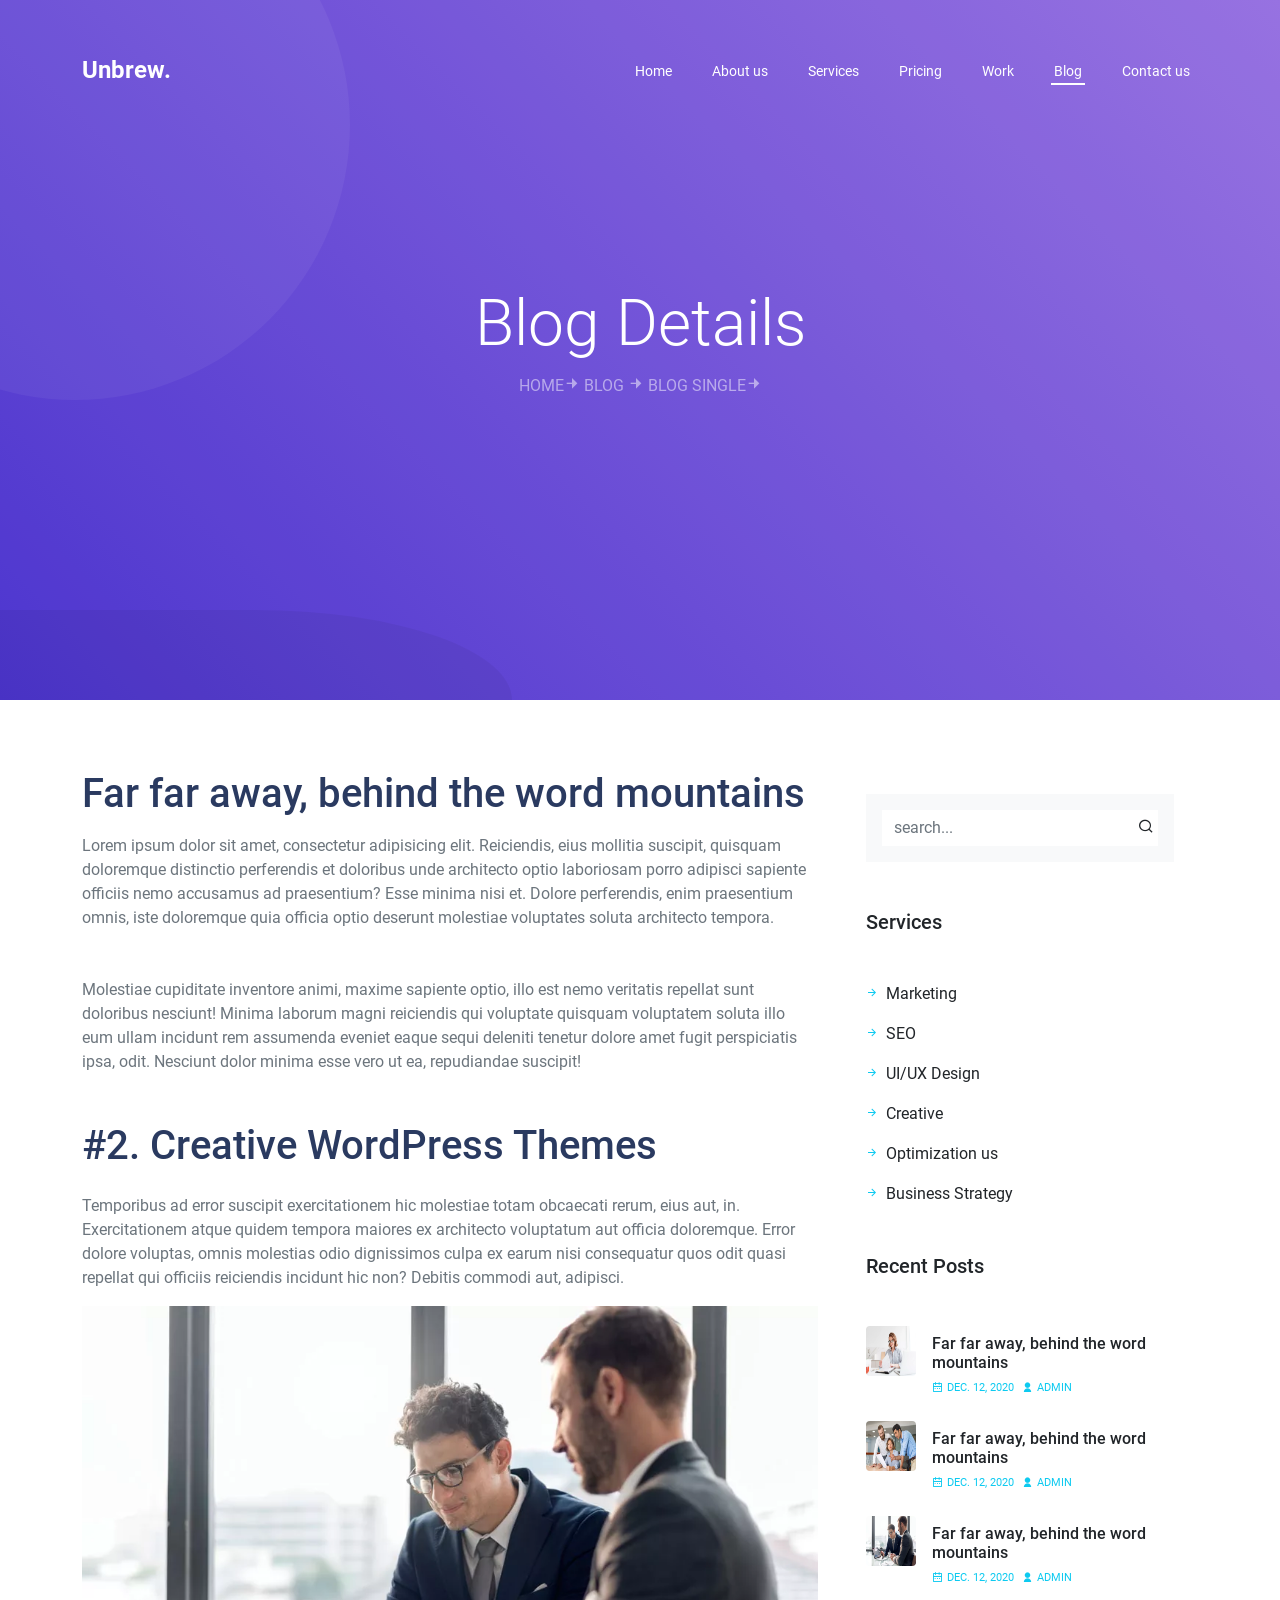
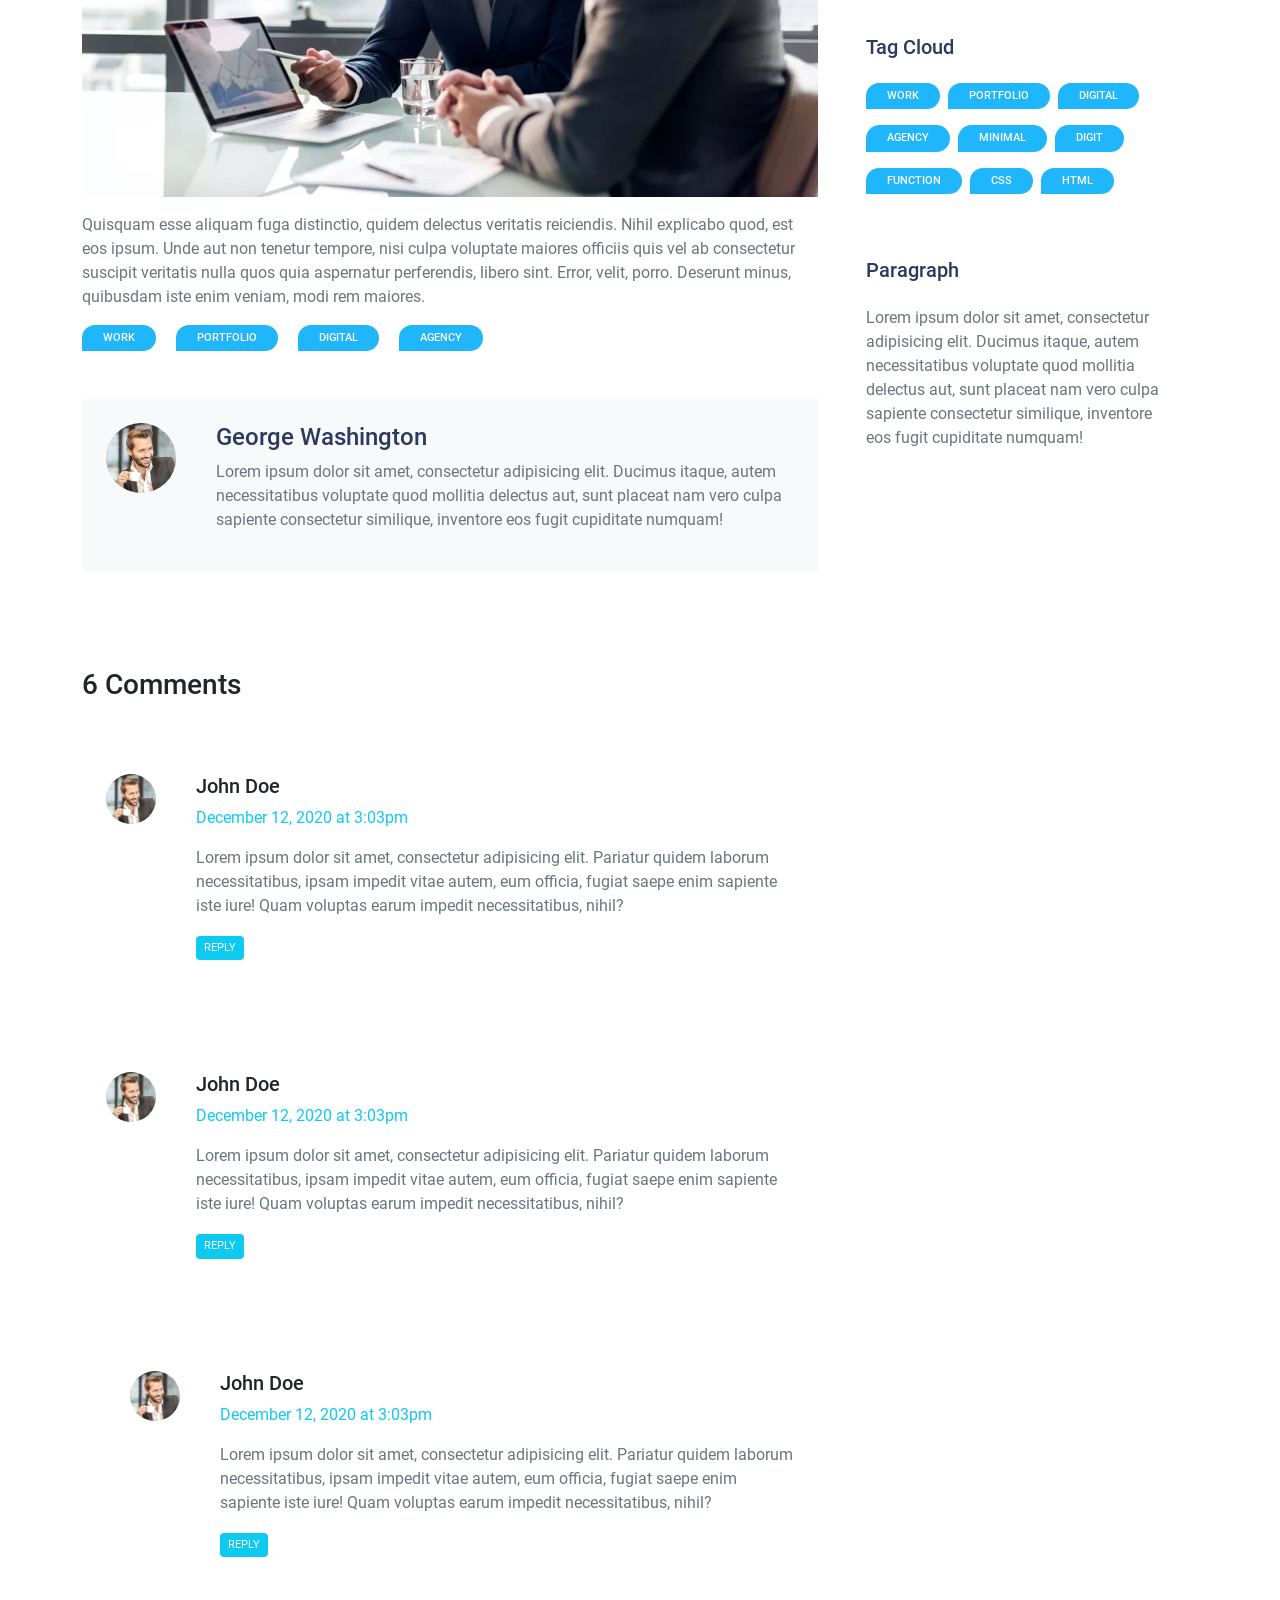
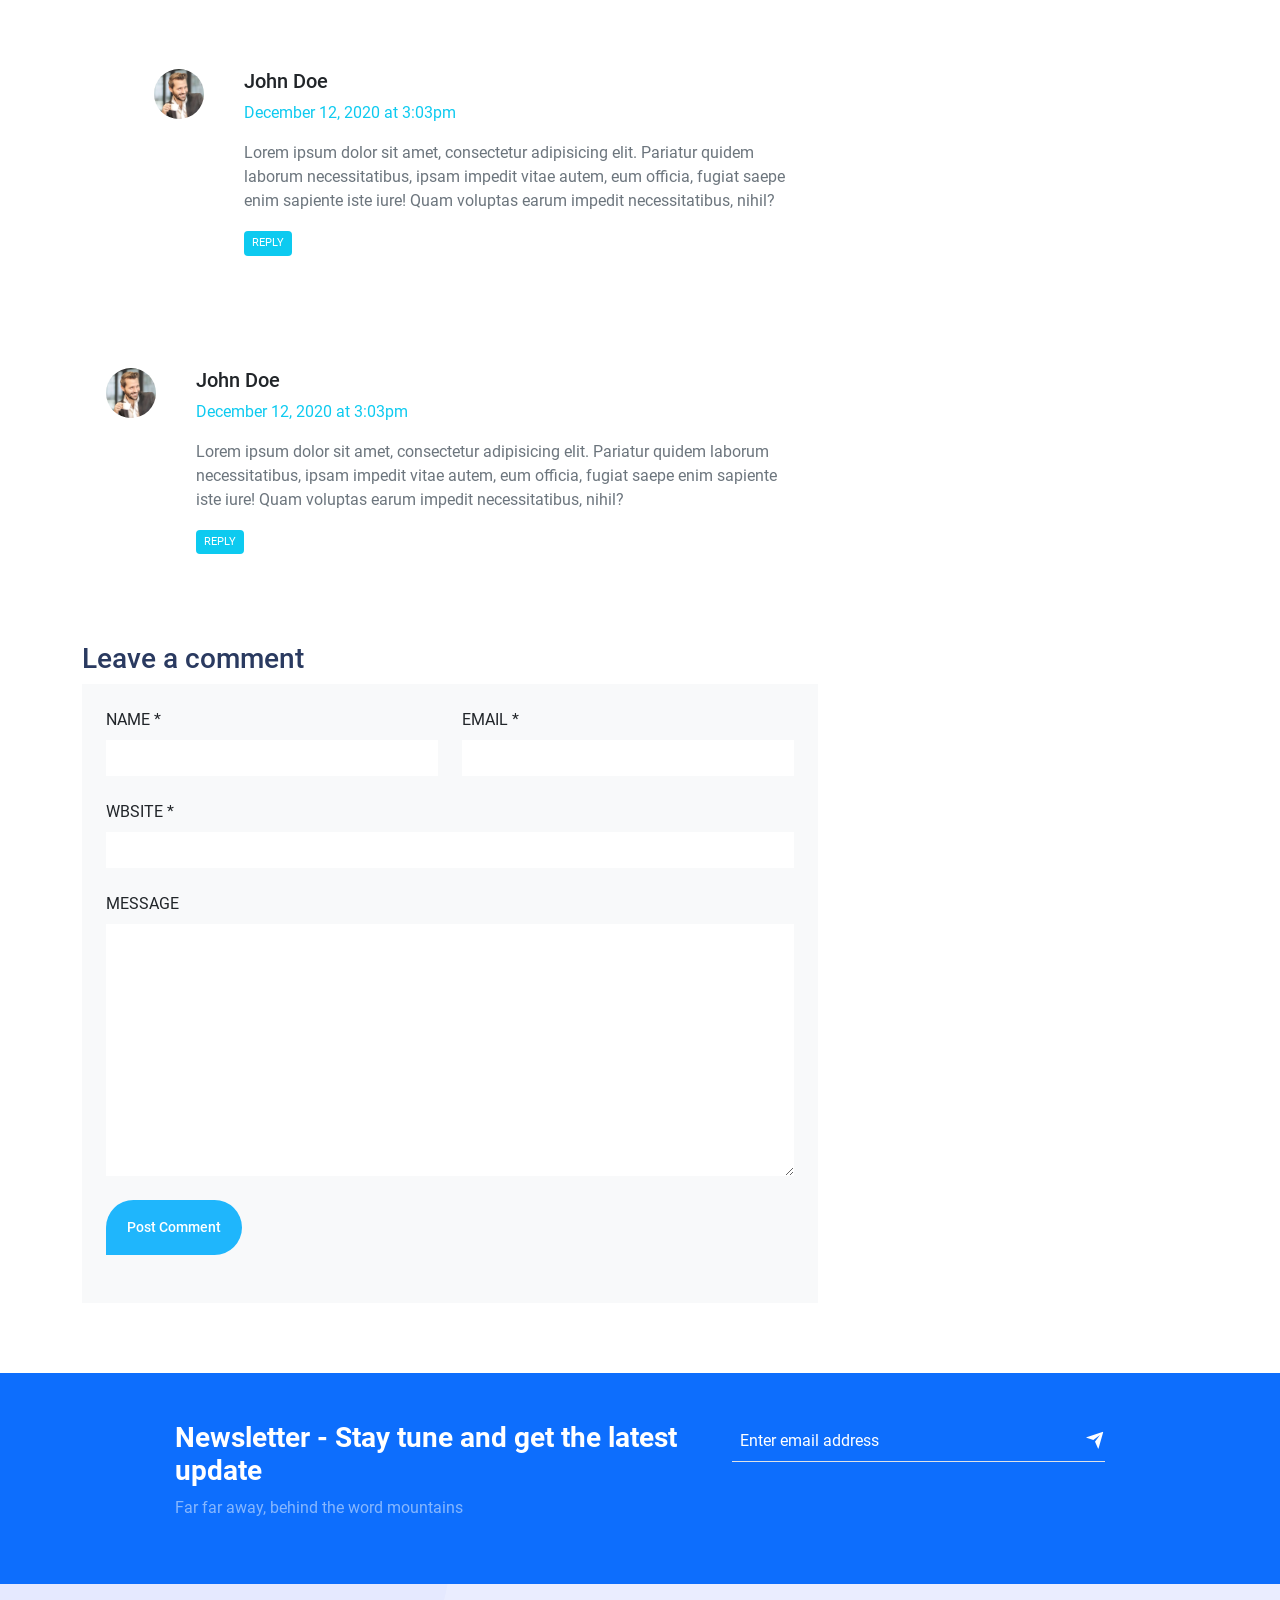
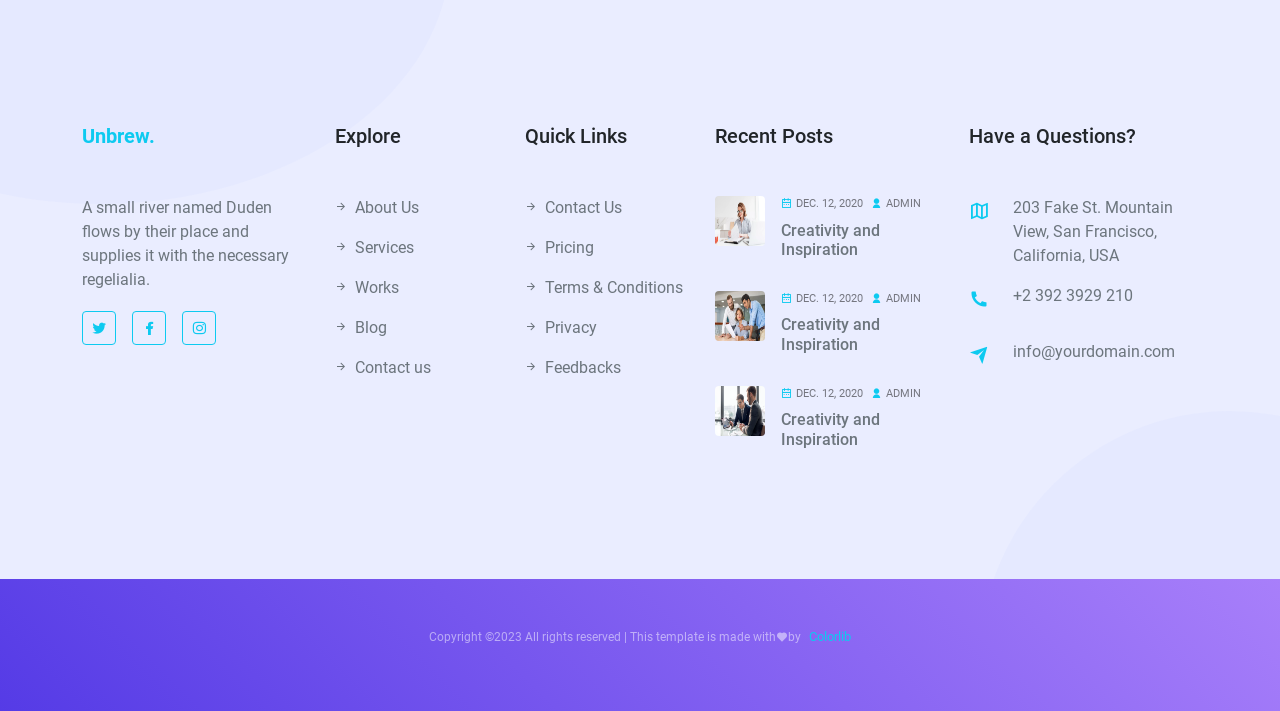
<file: portfolio/2653_BOOTSTRAP/2653_akshar_boostrep_pr_3/blog-details.html>
<!DOCTYPE html>
<html>

<head>
    <meta charset="UTF-8">
    <meta name="viewport" content="width=device-width, initial-scale=1.0">
    <title>Bootstrap</title>
    <link rel="stylesheet" href="css/bootstrap.min.css" type="text/css">
    <link rel="stylesheet" href="fonts/stylesheet.css" type="text/css">
    <link rel="stylesheet" href="fonts/remixicon.css" type="text/css">
    <link rel="stylesheet" href="css/blog-details.css" type="text/css">
</head>

<body>
    <!-- header start -->
    <header class="navbar navbar-expand-lg align-items-center position-absolute top-0 start-0 end-0 py-5">
        <div class="container">
            <div>
                <h2><a href="javascript:void(0)" class="navbar-brand text-white fs-4 fw-bold logo">Unbrew.</a></h2>
            </div>
            <button type="button" class="navbar-toggler text-white" data-bs-toggle="collapse"
                data-bs-target="#navbar"><span><i class="ri-menu-fill"></i></span></button>
            <nav class="navbar-collapse collapse menu" id="navbar">
                <ul class="navbar-nav ms-auto head">
                    <li><a href="index.html" class="nav-link text-white ms-4">Home</a></li>
                    <li><a href="about.html" class="nav-link text-white ms-4">About us</a></li>
                    <li><a href="services.html" class="nav-link text-white ms-4">Services</a></li>
                    <li><a href="pricing.html" class="nav-link text-white ms-4">Pricing</a></li>
                    <li><a href="work.html" class="nav-link text-white ms-4">Work</a></li>
                    <li class="blog"><a href="blog.html" class="nav-link text-white ms-4">Blog</a></li>
                    <li><a href="contact.html" class="nav-link text-white ms-4">Contact us</a></li>
                </ul>
            </nav>
        </div>
    </header>
    <!-- header End -->
    <main>
        <!--banner start -->
        <section class="banner">
            <div class="overlay"></div>
            <div class="container">
                <div class="row">
                    <div class="d-flex align-items-center justify-content-center flex-column" style="height: 700px;">
                        <h2 class="text-white display-3">Blog Details</h2>
                        <p class="text-white-50"><a href="index.html" class="text text-white-50 hover">HOME<i
                                    class="ri-arrow-right-fill"></i></a>
                            <a href="blog.html" class="text text-white-50 hover"> BLOG <i
                                    class="ri-arrow-right-fill"></i></a>
                            <span> BLOG SINGLE<i class="ri-arrow-right-fill"></i></span>
                        </p>
                    </div>
                </div>
            </div>
        </section>
        <!--banner end-->
        <!-- blog detail Start -->
        <section class="py">
            <div class="container">
                <div class="row">
                    <div class="col-lg-8">
                        <div class="detail">
                            <h2 class="mb-3">Far far away, behind the word mountains</h2>
                            <p class="text-secondary mb-5">Lorem ipsum dolor sit amet, consectetur adipisicing elit.
                                Reiciendis, eius mollitia suscipit, quisquam doloremque distinctio perferendis et
                                doloribus unde architecto optio laboriosam porro adipisci sapiente officiis nemo
                                accusamus ad praesentium? Esse minima nisi et. Dolore perferendis, enim praesentium
                                omnis, iste doloremque quia officia optio deserunt molestiae voluptates soluta
                                architecto tempora.</p>
                            <p class="text-secondary">Molestiae cupiditate inventore animi, maxime sapiente optio, illo
                                est nemo veritatis repellat sunt doloribus nesciunt! Minima laborum magni reiciendis qui
                                voluptate quisquam voluptatem soluta illo eum ullam incidunt rem assumenda eveniet eaque
                                sequi deleniti tenetur dolore amet fugit perspiciatis ipsa, odit. Nesciunt dolor minima
                                esse vero ut ea, repudiandae suscipit!</p>
                            <h2 class="mt-5 mb-4">#2. Creative WordPress Themes</h2>
                            <p class="text-secondary">Temporibus ad error suscipit exercitationem hic molestiae totam
                                obcaecati rerum, eius aut, in. Exercitationem atque quidem tempora maiores ex architecto
                                voluptatum aut officia doloremque. Error dolore voluptas, omnis molestias odio
                                dignissimos culpa ex earum nisi consequatur quos odit quasi repellat qui officiis
                                reiciendis incidunt hic non? Debitis commodi aut, adipisci.</p>
                            <p>
                                <img src="images/blog3.jpg.webp" alt="blog" title="blog" class="img-fluid">
                            </p>
                            <p class="text-secondary">Quisquam esse aliquam fuga distinctio, quidem delectus veritatis
                                reiciendis. Nihil explicabo quod, est eos ipsum. Unde aut non tenetur tempore, nisi
                                culpa voluptate maiores officiis quis vel ab consectetur suscipit veritatis nulla quos
                                quia aspernatur perferendis, libero sint. Error, velit, porro. Deserunt minus, quibusdam
                                iste enim veniam, modi rem maiores.</p>
                            <a href="javascript:void(0)"
                                class="btn bannre-btn btn1 text-white py-1 detail-btn me-3">WORK</a>
                            <a href="javascript:void(0)"
                                class="btn bannre-btn btn1 text-white py-1 detail-btn me-3">PORTFOLIO</a>
                            <a href="javascript:void(0)"
                                class="btn bannre-btn btn1 text-white py-1 detail-btn me-3">DIGITAL</a>
                            <a href="javascript:void(0)"
                                class="btn bannre-btn btn1 text-white py-1 detail-btn me-3">AGENCY</a>
                        </div>
                        <div class="d-flex mt-5 p-4 bg-light">
                            <div>
                                <img src="images/person_1.jpg.webp" alt="blog" title="blog" width="70px" height="70px"
                                    class="rounded-circle me-3">
                            </div>
                            <div class="ms-4">
                                <h4 class="detail-h4">George Washington</h4>
                                <p class="text-secondary">Lorem ipsum dolor sit amet, consectetur adipisicing elit.
                                    Ducimus itaque, autem necessitatibus voluptate quod mollitia delectus aut, sunt
                                    placeat nam vero culpa sapiente consectetur similique, inventore eos fugit
                                    cupiditate numquam!</p>
                            </div>
                        </div>
                        <div class="mt-5 pt-5">
                            <h3>6 Comments</h3>
                            <div class="d-flex mt-5 p-4">
                                <div>
                                    <img src="images/person_1.jpg.webp" alt="blog" title="blog" width="50px" height="50px"
                                        class="rounded-circle me-3">
                                </div>
                                <div class="ms-4">
                                    <h5>John Doe</h5>
                                    <p class="text-info">December 12, 2020 at 3:03pm</p>
                                    <p class="text-secondary">Lorem ipsum dolor sit amet, consectetur adipisicing elit. Pariatur quidem laborum necessitatibus, ipsam impedit vitae autem, eum officia, fugiat saepe enim sapiente iste iure! Quam voluptas earum impedit necessitatibus, nihil?</p>
                                    <p>
                                        <a href="javascript:void(0)" class="bg-info nav-link d-inline-block text-white p-1 px-2 rounded-1 reply">REPLY</a>
                                    </p>
                                </div>
                            </div>
                            <div class="d-flex mt-5 p-4">
                                <div>
                                    <img src="images/person_1.jpg.webp" alt="blog" title="blog" width="50px" height="50px"
                                        class="rounded-circle me-3">
                                </div>
                                <div class="ms-4">
                                    <h5>John Doe</h5>
                                    <p class="text-info">December 12, 2020 at 3:03pm</p>
                                    <p class="text-secondary">Lorem ipsum dolor sit amet, consectetur adipisicing elit. Pariatur quidem laborum necessitatibus, ipsam impedit vitae autem, eum officia, fugiat saepe enim sapiente iste iure! Quam voluptas earum impedit necessitatibus, nihil?</p>
                                    <p>
                                        <a href="javascript:void(0)" class="bg-info nav-link d-inline-block text-white p-1 px-2 rounded-1 reply">REPLY</a>
                                    </p>
                                </div>
                            </div>
                            <div class="d-flex mt-5 p-4 ms-4">
                                <div>
                                    <img src="images/person_1.jpg.webp" alt="blog" title="blog" width="50px" height="50px"
                                        class="rounded-circle me-3">
                                </div>
                                <div class="ms-4">
                                    <h5>John Doe</h5>
                                    <p class="text-info">December 12, 2020 at 3:03pm</p>
                                    <p class="text-secondary">Lorem ipsum dolor sit amet, consectetur adipisicing elit. Pariatur quidem laborum necessitatibus, ipsam impedit vitae autem, eum officia, fugiat saepe enim sapiente iste iure! Quam voluptas earum impedit necessitatibus, nihil?</p>
                                    <p>
                                        <a href="javascript:void(0)" class="bg-info nav-link d-inline-block text-white p-1 px-2 rounded-1 reply">REPLY</a>
                                    </p>
                                </div>
                            </div>
                            <div class="d-flex mt-5 p-4 ms-5">
                                <div>
                                    <img src="images/person_1.jpg.webp" alt="blog" title="blog" width="50px" height="50px"
                                        class="rounded-circle me-3">
                                </div>
                                <div class="ms-4">
                                    <h5>John Doe</h5>
                                    <p class="text-info">December 12, 2020 at 3:03pm</p>
                                    <p class="text-secondary">Lorem ipsum dolor sit amet, consectetur adipisicing elit. Pariatur quidem laborum necessitatibus, ipsam impedit vitae autem, eum officia, fugiat saepe enim sapiente iste iure! Quam voluptas earum impedit necessitatibus, nihil?</p>
                                    <p>
                                        <a href="javascript:void(0)" class="bg-info nav-link d-inline-block text-white p-1 px-2 rounded-1 reply">REPLY</a>
                                    </p>
                                </div>
                            </div>
                            <div class="d-flex mt-5 p-4">
                                <div>
                                    <img src="images/person_1.jpg.webp" alt="blog" title="blog" width="50px" height="50px"
                                        class="rounded-circle me-3">
                                </div>
                                <div class="ms-4">
                                    <h5>John Doe</h5>
                                    <p class="text-info">December 12, 2020 at 3:03pm</p>
                                    <p class="text-secondary">Lorem ipsum dolor sit amet, consectetur adipisicing elit. Pariatur quidem laborum necessitatibus, ipsam impedit vitae autem, eum officia, fugiat saepe enim sapiente iste iure! Quam voluptas earum impedit necessitatibus, nihil?</p>
                                    <p>
                                        <a href="javascript:void(0)" class="bg-info nav-link d-inline-block text-white p-1 px-2 rounded-1 reply">REPLY</a>
                                    </p>
                                </div>
                            </div>
                        </div>
                        <div class="mt-5">
                            <h3 class="detail-h4">Leave a comment</h3>
                            <form class="bg-light p-4">
                                <div class="row">
                                    <div class="col-md-6">
                                        <div class="form-group mb-4">
                                            <label class="form-label">NAME *</label>
                                            <input type="text" class="form-control border-0 rounded-0">
                                        </div>
                                    </div>
                                    <div class="col-md-6">
                                        <div class="form-group mb-4">
                                            <label class="form-label">EMAIL *</label>
                                            <input type="email" class="form-control border-0 rounded-0">
                                        </div>
                                    </div>
                                    <div class="col-md-12">
                                        <div class="form-group mb-4">
                                            <label class="form-label">WBSITE *</label>
                                            <input type="url" class="form-control border-0 rounded-0">
                                        </div>
                                    </div>
                                    <div class="col-md-12">
                                        <div class="form-group mb-4">
                                            <label class="form-label">MESSAGE</label>
                                            <textarea class="form-control border-0 rounded-0" cols="30" rows="10"></textarea>
                                        </div>
                                    </div>
                                    <div class="col-md-12">
                                        <a href="javascript:void(0)" class="btn bannre-btn btn1 text-white py-3  me-3 mb-4">Post Comment</a>
                                    </div>
                                </div>
                            </form>
                        </div>
                    </div>
                    <div class="col-lg-4">
                        <div class="p-4">
                            <div class="form-group position-relative bg-light p-3">
                                <i class="ri-search-line detail-search"></i>
                                <input type="text" class="form-control border-0 rounded-0" placeholder="search...">
                            </div>
                            <div class="deatil-1 mb-4">
                                <h5 class="mb-5 mt-5">Services</h5>
                                <ul class="list-unstyled detail-hover">
                                    <li class="align-items-center d-flex mb-3"><a href="javascript:void(0)"
                                            class="nav-link"><i
                                                class="ri-arrow-right-line me-2 footer-icon text-info"></i>Marketing</a></li>
                                    <li class="align-items-center d-flex mb-3"><a href="javascript:void(0)"
                                            class="nav-link"><i
                                                class="ri-arrow-right-line me-2 footer-icon text-info"></i>SEO</a></li>
                                    <li class="align-items-center d-flex mb-3"><a href="javascript:void(0)"
                                            class="nav-link"><i
                                                class="ri-arrow-right-line me-2 footer-icon text-info"></i>UI/UX Design</a></li>
                                    <li class="align-items-center d-flex mb-3"><a href="javascript:void(0)"
                                            class="nav-link"><i
                                                class="ri-arrow-right-line me-2 footer-icon text-info"></i>Creative</a></li>
                                    <li class="align-items-center d-flex mb-3"><a href="javascript:void(0)"
                                            class="nav-link"><i
                                                class="ri-arrow-right-line me-2 footer-icon text-info"></i>Optimization us</a></li>
                                    <li class="align-items-center d-flex mb-3"><a href="javascript:void(0)"
                                            class="nav-link"><i
                                                class="ri-arrow-right-line me-2 footer-icon text-info"></i>Business Strategy</a></li>
                                </ul>
                            </div>
                            <div class="footer-1 mb-4 mt-5">
                                <h5 class="mb-5">Recent Posts</h5>
                                <div class="d-flex mb-4">
                                    <img src="images/blog_1.jpg.webp" class="img-fluid rounded-1 me-3" alt="footer" title="footer">
                                    <div class="footer-post">
                                        <h6 class="mt-2"><a href="javascript:void(0)" class="nav-link">Far far away, behind the word mountains</a></h6>
                                        <a href="javascript:void(0)" class="nav-link d-flex align-items-center text-info"><i
                                                class="ri-calendar-2-line text-info me-1"></i>DEC. 12, 2020<i
                                                class="ri-user-fill text-info ms-2 me-1"></i>ADMIN</a>
                                    </div>
                                </div>
                                <div class="d-flex mb-4">
                                    <img src="images/blog2.jpg.webp" class="img-fluid rounded-1 me-3" alt="footer" title="footer">
                                    <div class="footer-post">
                                        <h6 class="mt-2"><a href="javascript:void(0)" class="nav-link">Far far away, behind the word mountains</a></h6>
                                        <a href="javascript:void(0)" class="nav-link d-flex align-items-center text-info"><i
                                                class="ri-calendar-2-line text-info me-1"></i>DEC. 12, 2020<i
                                                class="ri-user-fill text-info ms-2 me-1"></i>ADMIN</a>
                                    </div>
                                </div>
                                <div class="d-flex mb-4">
                                    <img src="images/blog3.jpg.webp" class="img-fluid rounded-1 me-3" alt="footer" title="footer">
                                    <div class="footer-post">
                                        <h6 class="mt-2"><a href="javascript:void(0)" class="nav-link">Far far away, behind the word mountains</a></h6>
                                        <a href="javascript:void(0)" class="nav-link d-flex align-items-center text-info"><i
                                                class="ri-calendar-2-line text-info me-1"></i>DEC. 12, 2020<i
                                                class="ri-user-fill text-info ms-2 me-1"></i>ADMIN</a>
                                    </div>
                                </div>
                            </div>
                            <div class="mt-5">
                                <h5 class="detail-h4 mb-4">Tag Cloud</h5>
                                <a href="javascript:void(0)" class="btn bannre-btn btn1 text-white py-1 detail-btn me-1 mb-3">WORK</a>
                                <a href="javascript:void(0)" class="btn bannre-btn btn1 text-white py-1 detail-btn me-1 mb-3">PORTFOLIO</a>
                                <a href="javascript:void(0)" class="btn bannre-btn btn1 text-white py-1 detail-btn me-1 mb-3">DIGITAL</a>
                                <a href="javascript:void(0)" class="btn bannre-btn btn1 text-white py-1 detail-btn me-1 mb-3">AGENCY</a>
                                <a href="javascript:void(0)" class="btn bannre-btn btn1 text-white py-1 detail-btn me-1 mb-3">MINIMAL</a>
                                <a href="javascript:void(0)" class="btn bannre-btn btn1 text-white py-1 detail-btn me-1 mb-3">DIGIT</a>
                                <a href="javascript:void(0)" class="btn bannre-btn btn1 text-white py-1 detail-btn me-1 mb-3">FUNCTION</a>
                                <a href="javascript:void(0)" class="btn bannre-btn btn1 text-white py-1 detail-btn me-1 mb-3">CSS</a>
                                <a href="javascript:void(0)" class="btn bannre-btn btn1 text-white py-1 detail-btn me-1 mb-3">HTML</a>
                            </div>
                            <div class="mt-5">
                                <h5 class="detail-h4">Paragraph</h5>
                                <p class="text-secondary mt-4">Lorem ipsum dolor sit amet, consectetur adipisicing elit. Ducimus itaque, autem necessitatibus voluptate quod mollitia delectus aut, sunt placeat nam vero culpa sapiente consectetur similique, inventore eos fugit cupiditate numquam!</p>
                            </div>
                        </div>
                    </div>
                </div>
            </div>
        </section>
        <!-- blog detail End -->
        <!-- News Start -->
        <section class="news">
            <div class="container">
                <div class="row">
                    <div class="d-flex justify-content-center py-5">
                        <div class="col-lg-10">
                            <div class="row">
                                <div class="col-md-7">
                                    <div class="news-title">
                                        <h3 class="text-white fw-bold">Newsletter - Stay tune and get the latest update
                                        </h3>
                                        <p class="text-white-50">Far far away, behind the word mountains</p>
                                    </div>
                                </div>
                                <div class="col-md-5">
                                    <form action="#">
                                        <div
                                            class="news-form d-flex align-items-center border-bottom form-group text-white">
                                            <input type="text" class="form-control border-0 news-input p-2"
                                                placeholder="Enter email address">
                                            <a href="javascript:void(0)" class="nav-link"><i
                                                    class="ri-send-plane-fill fs-5"></i></a>
                                        </div>
                                    </form>
                                </div>
                            </div>
                        </div>
                    </div>
                </div>
            </div>
        </section>
        <!-- News End -->
    </main>
    <!-- footer start -->
    <footer class="py position-relative">
        <div class="container">
            <div class="footer-mb py">
                <div class="row">
                    <div class="col-md-6 col-lg">
                        <div class="footer-1 mb-4">
                            <h5 class="mb-5"><a href="javascript:void(0)"
                                    class="navbar-brand text-info fw-bold">Unbrew.</a>
                            </h5>
                            <p class="text-secondary footer-p">A small river named Duden flows by their place and
                                supplies
                                it with the necessary regelialia.</p>
                            <div class="d-flex mt-4">
                                <a href="javascript:void(0)" class="nav-link me-3"><i
                                        class="ri-twitter-fill text-info p-2 border border-info rounded-1"></i></a>
                                <a href="javascript:void(0)" class="nav-link me-3"><i
                                        class="ri-facebook-fill text-info p-2 border border-info rounded-1"></i></a>
                                <a href="javascript:void(0)" class="nav-link me-3"><i
                                        class="ri-instagram-line text-info p-2 border border-info rounded-1"></i></a>
                            </div>
                        </div>
                    </div>
                    <div class="col-md-6 col-lg-2">
                        <div class="footer-1 mb-4">
                            <h5 class="mb-5">Explore</h5>
                            <ul class="list-unstyled footer-hover">
                                <li class="align-items-center d-flex mb-3"><a href="javascript:void(0)"
                                        class="nav-link text-secondary"><i
                                            class="ri-arrow-right-line me-2 footer-icon"></i>About Us</a></li>
                                <li class="align-items-center d-flex mb-3"><a href="javascript:void(0)"
                                        class="nav-link text-secondary"><i
                                            class="ri-arrow-right-line me-2 footer-icon"></i>Services</a></li>
                                <li class="align-items-center d-flex mb-3"><a href="javascript:void(0)"
                                        class="nav-link text-secondary"><i
                                            class="ri-arrow-right-line me-2 footer-icon"></i>Works</a></li>
                                <li class="align-items-center d-flex mb-3"><a href="javascript:void(0)"
                                        class="nav-link text-secondary"><i
                                            class="ri-arrow-right-line me-2 footer-icon"></i>Blog</a></li>
                                <li class="align-items-center d-flex mb-3"><a href="javascript:void(0)"
                                        class="nav-link text-secondary"><i
                                            class="ri-arrow-right-line me-2 footer-icon"></i>Contact us</a></li>
                            </ul>
                        </div>
                    </div>
                    <div class="col-md-6 col-lg-2">
                        <div class="footer-1 mb-4">
                            <h5 class="mb-5">Quick Links</h5>
                            <ul class="list-unstyled footer-hover">
                                <li class="align-items-center d-flex mb-3"><a href="javascript:void(0)"
                                        class="nav-link text-secondary"><i
                                            class="ri-arrow-right-line me-2 footer-icon"></i>Contact Us</a></li>
                                <li class="align-items-center d-flex mb-3"><a href="javascript:void(0)"
                                        class="nav-link text-secondary"><i
                                            class="ri-arrow-right-line me-2 footer-icon"></i>Pricing</a></li>
                                <li class="align-items-center d-flex mb-3"><a href="javascript:void(0)"
                                        class="nav-link text-secondary"><i
                                            class="ri-arrow-right-line me-2 footer-icon"></i>Terms & Conditions</a></li>
                                <li class="align-items-center d-flex mb-3"><a href="javascript:void(0)"
                                        class="nav-link text-secondary"><i
                                            class="ri-arrow-right-line me-2 footer-icon"></i>Privacy</a></li>
                                <li class="align-items-center d-flex mb-3"><a href="javascript:void(0)"
                                        class="nav-link text-secondary"><i
                                            class="ri-arrow-right-line me-2 footer-icon"></i>Feedbacks</a></li>
                            </ul>
                        </div>
                    </div>
                    <div class="col-md-6 col-lg">
                        <div class="footer-1 mb-4">
                            <h5 class="mb-5">Recent Posts</h5>
                            <div class="d-flex mb-4">
                                <img src="images/blog_1.jpg.webp" class="img-fluid rounded-1 me-3" alt="footer"
                                    title="footer">
                                <div class="footer-post">
                                    <a href="javascript:void(0)"
                                        class="nav-link d-flex align-items-center text-black-50"><i
                                            class="ri-calendar-2-line text-info me-1"></i>DEC. 12, 2020<i
                                            class="ri-user-fill text-info ms-2 me-1"></i>ADMIN</a>
                                    <h6 class="mt-2"><a href="javascript:void(0)" class="nav-link text-secondary">
                                            Creativity and
                                            Inspiration</a></h6>
                                </div>
                            </div>
                            <div class="d-flex mb-4">
                                <img src="images/blog2.jpg.webp" class="img-fluid rounded-1 me-3" alt="footer"
                                    title="footer">
                                <div class="footer-post">
                                    <a href="javascript:void(0)"
                                        class="nav-link d-flex align-items-center text-black-50"><i
                                            class="ri-calendar-2-line text-info me-1"></i>DEC. 12, 2020<i
                                            class="ri-user-fill text-info ms-2 me-1"></i>ADMIN</a>
                                    <h6 class="mt-2"><a href="javascript:void(0)" class="nav-link text-secondary">
                                            Creativity and
                                            Inspiration</a></h6>
                                </div>
                            </div>
                            <div class="d-flex mb-4">
                                <img src="images/blog3.jpg.webp" class="img-fluid rounded-1 me-3" alt="footer"
                                    title="footer">
                                <div class="footer-post">
                                    <a href="javascript:void(0)"
                                        class="nav-link d-flex align-items-center text-black-50"><i
                                            class="ri-calendar-2-line text-info me-1"></i>DEC. 12, 2020<i
                                            class="ri-user-fill text-info ms-2 me-1"></i>ADMIN</a>
                                    <h6 class="mt-2"><a href="javascript:void(0)" class="nav-link text-secondary">
                                            Creativity and
                                            Inspiration</a></h6>
                                </div>
                            </div>
                        </div>
                    </div>
                    <div class="col-md-6 col-lg">
                        <div class="footer-1">
                            <h5 class="mb-5">Have a Questions?</h5>
                            <ul class="list-unstyled">
                                <li>
                                    <div class="d-flex">
                                        <i class="ri-map-2-line me-4 text-info fs-5"></i>
                                        <p class="text-secondary">203 Fake St. Mountain View, San Francisco, California,
                                            USA
                                        </p>
                                    </div>
                                </li>
                                <li><a href="tel:+2 392 3929 210" class="nav-link">
                                        <div class="d-flex">
                                            <i class="ri-phone-fill me-4 text-info fs-5"></i>
                                            <p class="text-secondary">+2 392 3929 210</p>
                                        </div>
                                    </a></li>
                                <li><a href="mailto:info@yourdomain.com" class="nav-link">
                                        <div class="d-flex mt-3">
                                            <i class="ri-send-plane-fill me-4 text-info fs-5"></i>
                                            <p class="text-secondary">info@yourdomain.com</p>
                                        </div>
                                    </a></li>
                            </ul>
                        </div>
                    </div>
                </div>
            </div>
        </div>
        <div class="footer-2 py-5 position-absolute bottom-0 w-100">
            <div class="container">
                <div class="row">
                    <div class="col-md-12">
                        <div class="footer-text d-flex justify-content-center">
                            <p class="d-flex align-items-center">Copyright &copy;2023 All rights reserved | This
                                template is
                                made with<i class="ri-heart-fill"></i>by<a href="javascript:void(0)"
                                    class="nav-link d-inline text-info ms-2" style="font-size: 13px;">Colorlib</a></p>
                        </div>
                    </div>
                </div>
            </div>
        </div>
    </footer>
    <!-- Footer End -->



    <script src="js/bootstrap.bundle.min.js"></script>
</body>

</html>
</file>
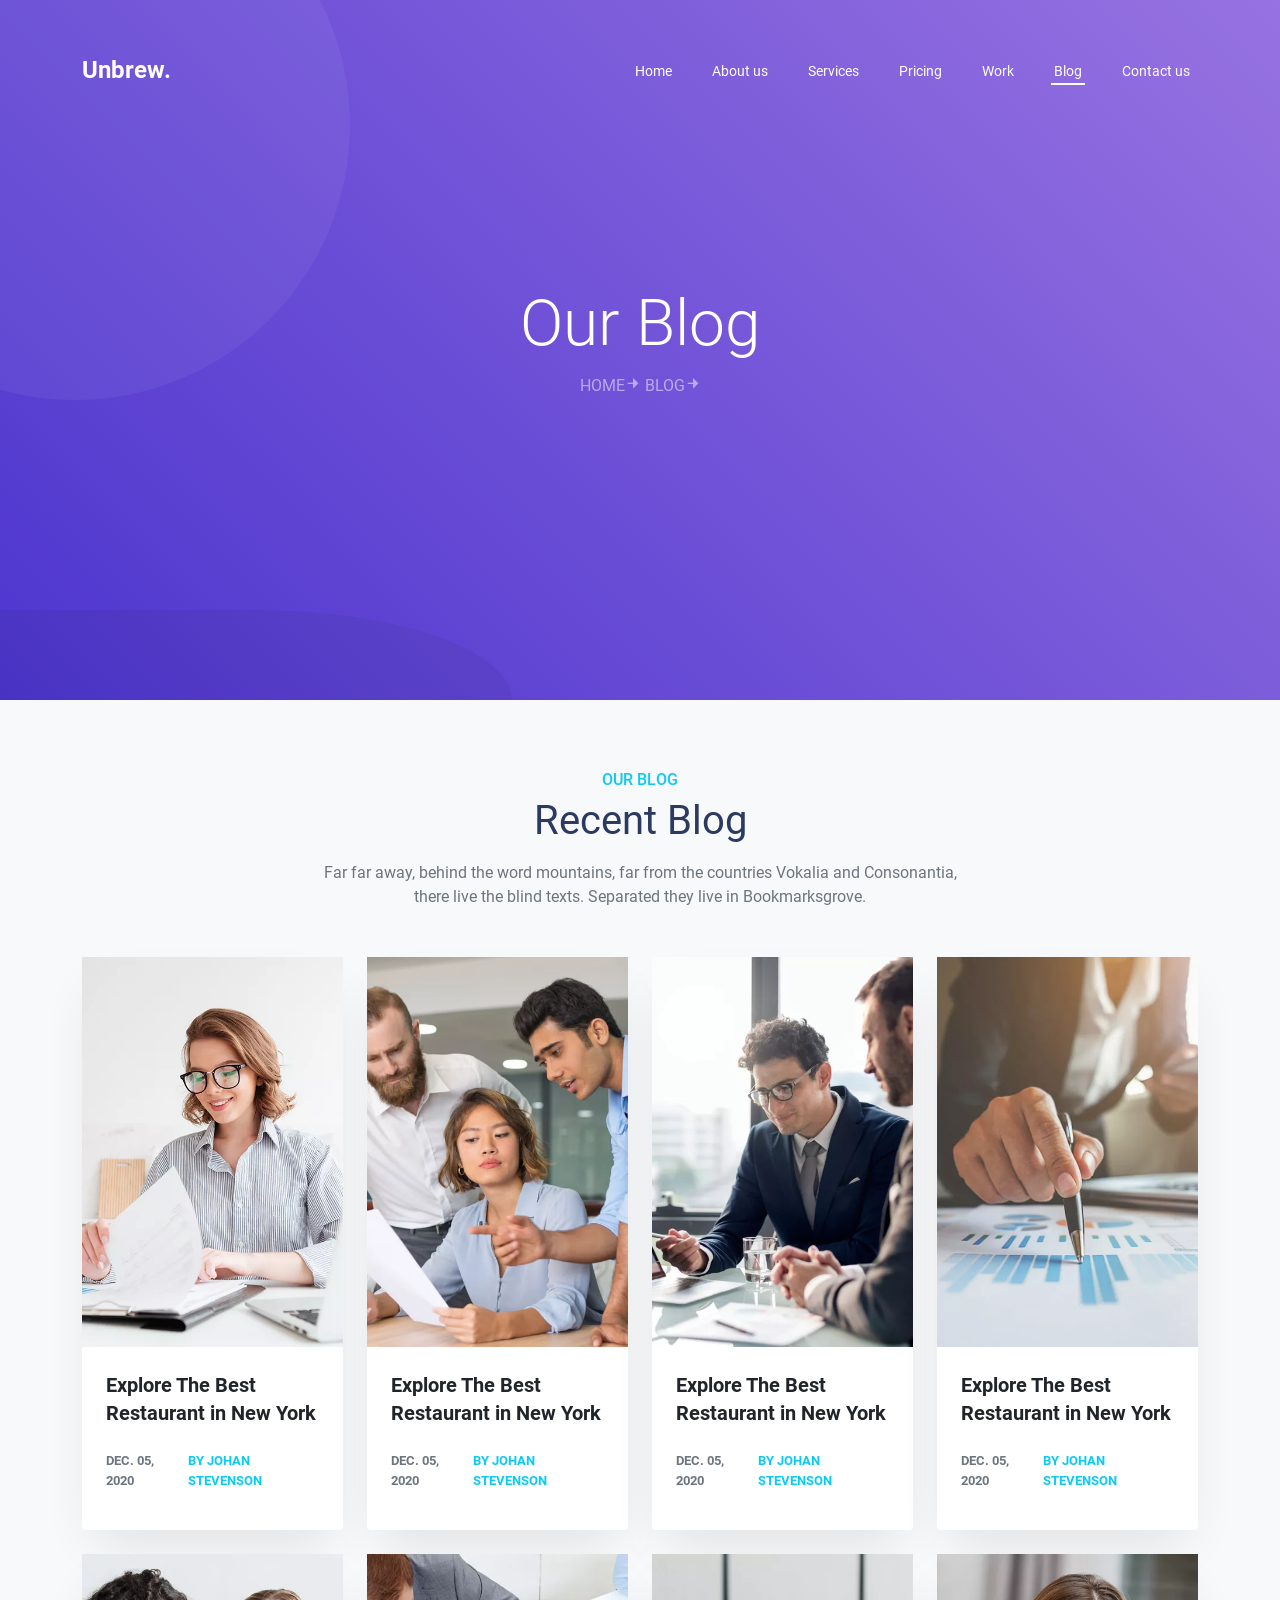
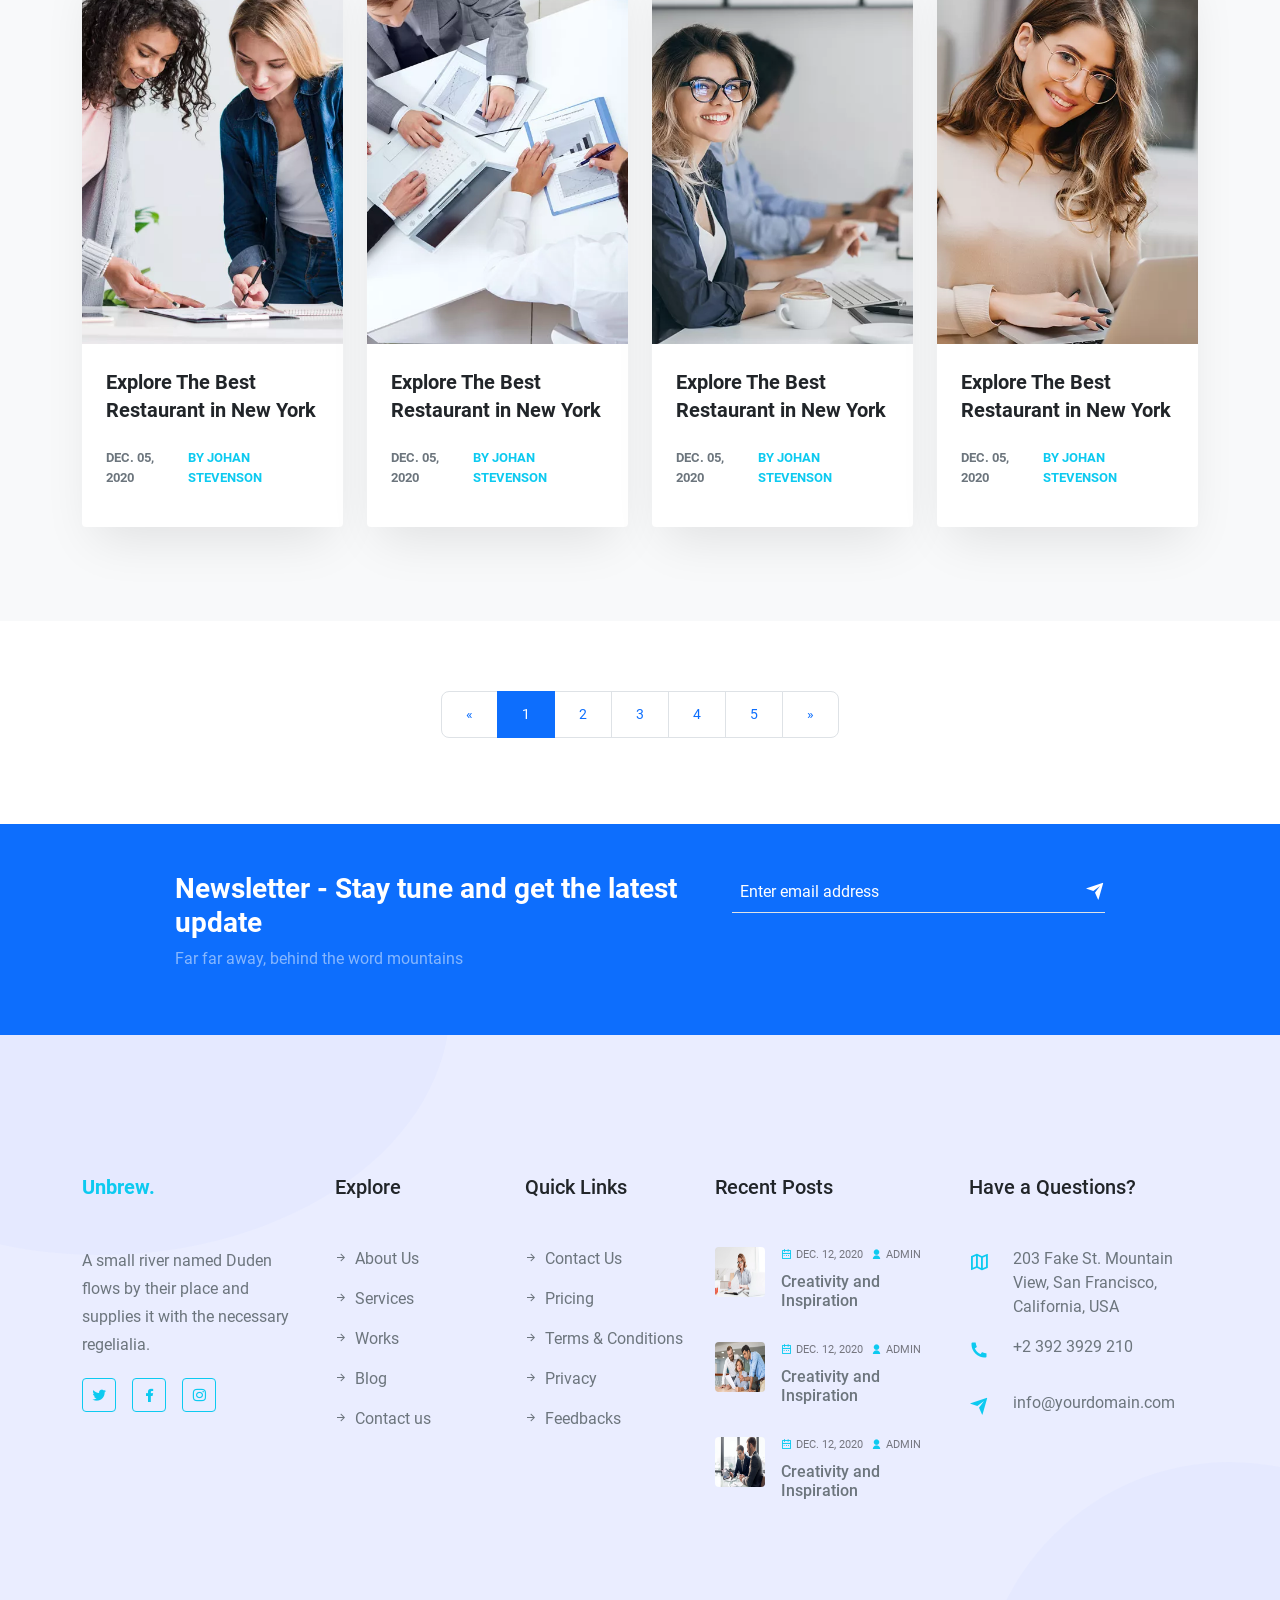
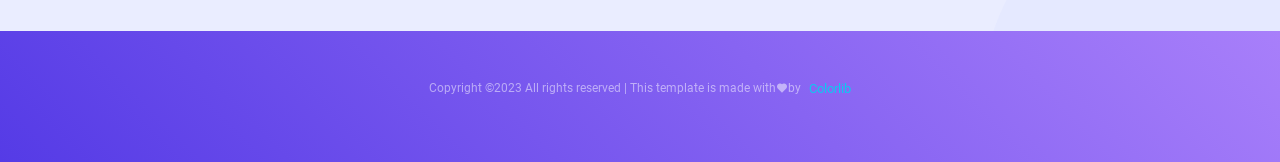
<file: portfolio/2653_BOOTSTRAP/2653_akshar_boostrep_pr_3/blog.html>
<!DOCTYPE html>
<html>

<head>
    <meta charset="UTF-8">
    <meta name="viewport" content="width=device-width, initial-scale=1.0">
    <title>Bootstrap</title>
    <link rel="stylesheet" href="css/bootstrap.min.css" type="text/css">
    <link rel="stylesheet" href="fonts/stylesheet.css" type="text/css">
    <link rel="stylesheet" href="fonts/remixicon.css" type="text/css">
    <link rel="stylesheet" href="css/blog.css" type="text/css">
</head>

<body>
    <!-- header start -->
    <header class="navbar navbar-expand-lg align-items-center position-absolute top-0 start-0 end-0 py-5">
        <div class="container">
            <div>
                <h2><a href="javascript:void(0)" class="navbar-brand text-white fs-4 fw-bold logo">Unbrew.</a></h2>
            </div>
            <button type="button" class="navbar-toggler text-white" data-bs-toggle="collapse"
                data-bs-target="#navbar"><span><i class="ri-menu-fill"></i></span></button>
            <nav class="navbar-collapse collapse menu" id="navbar">
                <ul class="navbar-nav ms-auto head">
                    <li><a href="index.html" class="nav-link text-white ms-4">Home</a></li>
                    <li><a href="about.html" class="nav-link text-white ms-4">About us</a></li>
                    <li><a href="services.html" class="nav-link text-white ms-4">Services</a></li>
                    <li><a href="pricing.html" class="nav-link text-white ms-4">Pricing</a></li>
                    <li><a href="work.html" class="nav-link text-white ms-4">Work</a></li>
                    <li class="blog"><a href="blog.html" class="nav-link text-white ms-4">Blog</a></li>
                    <li><a href="contact.html" class="nav-link text-white ms-4">Contact us</a></li>
                </ul>
            </nav>
        </div>
    </header>
    <!-- header End -->
    <main>
        <!--banner start -->
        <section class="banner">
            <div class="overlay"></div>
            <div class="container">
                <div class="row">
                    <div class="d-flex align-items-center justify-content-center flex-column" style="height: 700px;">
                        <h2 class="text-white display-3">Our Blog</h2>
                        <p class="text-white-50"><a href="index.html" class="text text-white-50 hover">HOME<i class="ri-arrow-right-fill"></i></a>
                        <span>BLOG<i class="ri-arrow-right-fill"></i></span></p>
                    </div>
                </div>
            </div>
        </section>
        <!--banner end-->
         <!-- Our Blog Start -->
         <section class="py bg-light">
            <div class="container">
                <div class="row">
                    <div class="d-flex justify-content-center">
                        <div class="col-md-7">
                            <div class="blog-title text-center mb-5">
                                <h6 class="text-info">OUR BLOG</h6>
                                <h2 class="mb-3">Recent Blog</h2>
                                <p class="text-secondary">Far far away, behind the word mountains, far from the
                                    countries Vokalia and Consonantia, there live the blind texts. Separated they live
                                    in Bookmarksgrove.</p>
                            </div>
                        </div>
                    </div>
                </div>
                <div class="row">
                    <div class="col-md-6 col-lg-3">
                        <div class="blog-body mb-4 bg-white rounded-1">
                            <a href="blog-details.html" class="nav-link">
                                <div class="blog-img" style="background-image: url('images/blog_1.jpg.webp');"></div>
                            </a>
                            <div class="blog-text p-4">
                                <h5><a href="javascript:void(0)" class="nav-link fw-bold">Explore The Best<br /> Restaurant in New
                                        York</a></h5>
                                <p class="text-secondary mt-4 d-flex fw-bold">
                                    <span class="me-2">DEC. 05, 2020</span>
                                    <a href="javascript:void(0)" class="nav-link text-info">BY JOHAN STEVENSON</a>
                                </p>
                            </div>
                        </div>
                    </div>
                    <div class="col-md-6 col-lg-3">
                        <div class="blog-body mb-4 bg-white rounded-1">
                            <a href="blog-details.html" class="nav-link">
                                <div class="blog-img" style="background-image: url('images/blog2.jpg.webp');"></div>
                            </a>
                            <div class="blog-text p-4">
                                <h5><a href="javascript:void(0)" class="nav-link fw-bold">Explore The Best<br /> Restaurant in New
                                        York</a></h5>
                                <p class="text-secondary mt-4 d-flex fw-bold">
                                    <span class="me-2">DEC. 05, 2020</span>
                                    <a href="javascript:void(0)" class="nav-link text-info">BY JOHAN STEVENSON</a>
                                </p>
                            </div>
                        </div>
                    </div>
                    <div class="col-md-6 col-lg-3">
                        <div class="blog-body mb-4 bg-white rounded-1">
                            <a href="blog-details.html" class="nav-link">
                                <div class="blog-img" style="background-image: url('images/blog3.jpg.webp');"></div>
                            </a>
                            <div class="blog-text p-4">
                                <h5><a href="javascript:void(0)" class="nav-link fw-bold">Explore The Best<br /> Restaurant in New
                                        York</a></h5>
                                <p class="text-secondary mt-4 d-flex fw-bold">
                                    <span class="me-2">DEC. 05, 2020</span>
                                    <a href="javascript:void(0)" class="nav-link text-info">BY JOHAN STEVENSON</a>
                                </p>
                            </div>
                        </div>
                    </div>
                    <div class="col-md-6 col-lg-3">
                        <div class="blog-body mb-4 bg-white rounded-1">
                            <a href="blog-details.html" class="nav-link">
                                <div class="blog-img" style="background-image: url('images/blog4.jpg.webp');"></div>
                            </a>
                            <div class="blog-text p-4">
                                <h5><a href="javascript:void(0)" class="nav-link fw-bold">Explore The Best<br /> Restaurant in New
                                        York</a></h5>
                                <p class="text-secondary mt-4 d-flex fw-bold">
                                    <span class="me-2">DEC. 05, 2020</span>
                                    <a href="javascript:void(0)" class="nav-link text-info">BY JOHAN STEVENSON</a>
                                </p>
                            </div>
                        </div>
                    </div>
                    <div class="col-md-6 col-lg-3">
                        <div class="blog-body mb-4 bg-white rounded-1">
                            <a href="blog-details.html" class="nav-link">
                                <div class="blog-img" style="background-image: url('images/blog5.jpg.webp');"></div>
                            </a>
                            <div class="blog-text p-4">
                                <h5><a href="javascript:void(0)" class="nav-link fw-bold">Explore The Best<br /> Restaurant in New
                                        York</a></h5>
                                <p class="text-secondary mt-4 d-flex fw-bold">
                                    <span class="me-2">DEC. 05, 2020</span>
                                    <a href="javascript:void(0)" class="nav-link text-info">BY JOHAN STEVENSON</a>
                                </p>
                            </div>
                        </div>
                    </div>
                    <div class="col-md-6 col-lg-3">
                        <div class="blog-body mb-4 bg-white rounded-1">
                            <a href="blog-details.html" class="nav-link">
                                <div class="blog-img" style="background-image: url('images/blog6.jpg.webp');"></div>
                            </a>
                            <div class="blog-text p-4">
                                <h5><a href="javascript:void(0)" class="nav-link fw-bold">Explore The Best<br /> Restaurant in New
                                        York</a></h5>
                                <p class="text-secondary mt-4 d-flex fw-bold">
                                    <span class="me-2">DEC. 05, 2020</span>
                                    <a href="javascript:void(0)" class="nav-link text-info">BY JOHAN STEVENSON</a>
                                </p>
                            </div>
                        </div>
                    </div>
                    <div class="col-md-6 col-lg-3">
                        <div class="blog-body mb-4 bg-white rounded-1">
                            <a href="blog-details.html" class="nav-link">
                                <div class="blog-img" style="background-image: url('images/blog7.jpg.webp');"></div>
                            </a>
                            <div class="blog-text p-4">
                                <h5><a href="javascript:void(0)" class="nav-link fw-bold">Explore The Best<br /> Restaurant in New
                                        York</a></h5>
                                <p class="text-secondary mt-4 d-flex fw-bold">
                                    <span class="me-2">DEC. 05, 2020</span>
                                    <a href="javascript:void(0)" class="nav-link text-info">BY JOHAN STEVENSON</a>
                                </p>
                            </div>
                        </div>
                    </div>
                    <div class="col-md-6 col-lg-3">
                        <div class="blog-body mb-4 bg-white rounded-1">
                            <a href="javascript:void(0)" class="nav-link">
                                <div class="blog-img" style="background-image: url('images/blog8.jpg.webp');"></div>
                            </a>
                            <div class="blog-text p-4">
                                <h5><a href="javascript:void(0)" class="nav-link fw-bold">Explore The Best<br /> Restaurant in New
                                        York</a></h5>
                                <p class="text-secondary mt-4 d-flex fw-bold">
                                    <span class="me-2">DEC. 05, 2020</span>
                                    <a href="javascript:void(0)" class="nav-link text-info">BY JOHAN STEVENSON</a>
                                </p>
                            </div>
                        </div>
                    </div>
                </div>
            </div>
        </section>
        <!-- Our Blog End -->
          <!-- pagination start -->
       <div class="container">
        <div class="d-flex justify-content-center py">
            <nav>
                <ul class="pagination pagination-lg">
                    <li class="page-item">
                        <a class="page-link" href="#" aria-label="Previous">
                          <span aria-hidden="true">&laquo;</span>
                        </a>
                      </li>
                  <li class="page-item active"><a class="page-link" href="#">1</a></li>
                  <li class="page-item"><a class="page-link" href="#">2</a></li>
                  <li class="page-item"><a class="page-link" href="#">3</a></li>
                  <li class="page-item"><a class="page-link" href="#">4</a></li>
                  <li class="page-item"><a class="page-link" href="#">5</a></li>
                  <li class="page-item">
                    <a class="page-link" href="#" aria-label="Next">
                      <span aria-hidden="true">&raquo;</span>
                    </a>
                  </li>
                </ul>
              </nav>
        </div>
       </div>
        <!-- pagination End -->
        <!-- News Start -->
        <section class="news">
            <div class="container">
                <div class="row">
                    <div class="d-flex justify-content-center py-5">
                        <div class="col-lg-10">
                            <div class="row">
                                <div class="col-md-7">
                                    <div class="news-title">
                                        <h3 class="text-white fw-bold">Newsletter - Stay tune and get the latest update
                                        </h3>
                                        <p class="text-white-50">Far far away, behind the word mountains</p>
                                    </div>
                                </div>
                                <div class="col-md-5">
                                    <form action="#">
                                        <div
                                            class="news-form d-flex align-items-center border-bottom form-group text-white">
                                            <input type="text" class="form-control border-0 news-input p-2"
                                                placeholder="Enter email address">
                                            <a href="javascript:void(0)" class="nav-link"><i class="ri-send-plane-fill fs-5"></i></a>
                                        </div>
                                    </form>
                                </div>
                            </div>
                        </div>
                    </div>
                </div>
            </div>
        </section>
        <!-- News End -->
    </main>
    <!-- footer start -->
    <footer class="py position-relative">
        <div class="container">
           <div class="footer-mb py">
            <div class="row">
                <div class="col-md-6 col-lg">
                    <div class="footer-1 mb-4">
                        <h5 class="mb-5"><a href="javascript:void(0)" class="navbar-brand text-info fw-bold">Unbrew.</a>
                        </h5>
                        <p class="text-secondary footer-p">A small river named Duden flows by their place and supplies
                            it with the necessary regelialia.</p>
                        <div class="d-flex mt-4">
                            <a href="javascript:void(0)" class="nav-link me-3"><i
                                    class="ri-twitter-fill text-info p-2 border border-info rounded-1"></i></a>
                            <a href="javascript:void(0)" class="nav-link me-3"><i
                                    class="ri-facebook-fill text-info p-2 border border-info rounded-1"></i></a>
                            <a href="javascript:void(0)" class="nav-link me-3"><i
                                    class="ri-instagram-line text-info p-2 border border-info rounded-1"></i></a>
                        </div>
                    </div>
                </div>
                <div class="col-md-6 col-lg-2">
                    <div class="footer-1 mb-4">
                        <h5 class="mb-5">Explore</h5>
                        <ul class="list-unstyled footer-hover">
                            <li class="align-items-center d-flex mb-3"><a href="javascript:void(0)"
                                    class="nav-link text-secondary"><i
                                        class="ri-arrow-right-line me-2 footer-icon"></i>About Us</a></li>
                            <li class="align-items-center d-flex mb-3"><a href="javascript:void(0)"
                                    class="nav-link text-secondary"><i
                                        class="ri-arrow-right-line me-2 footer-icon"></i>Services</a></li>
                            <li class="align-items-center d-flex mb-3"><a href="javascript:void(0)"
                                    class="nav-link text-secondary"><i
                                        class="ri-arrow-right-line me-2 footer-icon"></i>Works</a></li>
                            <li class="align-items-center d-flex mb-3"><a href="javascript:void(0)"
                                    class="nav-link text-secondary"><i
                                        class="ri-arrow-right-line me-2 footer-icon"></i>Blog</a></li>
                            <li class="align-items-center d-flex mb-3"><a href="javascript:void(0)"
                                    class="nav-link text-secondary"><i
                                        class="ri-arrow-right-line me-2 footer-icon"></i>Contact us</a></li>
                        </ul>
                    </div>
                </div>
                <div class="col-md-6 col-lg-2">
                    <div class="footer-1 mb-4">
                        <h5 class="mb-5">Quick Links</h5>
                        <ul class="list-unstyled footer-hover">
                            <li class="align-items-center d-flex mb-3"><a href="javascript:void(0)"
                                    class="nav-link text-secondary"><i
                                        class="ri-arrow-right-line me-2 footer-icon"></i>Contact Us</a></li>
                            <li class="align-items-center d-flex mb-3"><a href="javascript:void(0)"
                                    class="nav-link text-secondary"><i
                                        class="ri-arrow-right-line me-2 footer-icon"></i>Pricing</a></li>
                            <li class="align-items-center d-flex mb-3"><a href="javascript:void(0)"
                                    class="nav-link text-secondary"><i
                                        class="ri-arrow-right-line me-2 footer-icon"></i>Terms & Conditions</a></li>
                            <li class="align-items-center d-flex mb-3"><a href="javascript:void(0)"
                                    class="nav-link text-secondary"><i
                                        class="ri-arrow-right-line me-2 footer-icon"></i>Privacy</a></li>
                            <li class="align-items-center d-flex mb-3"><a href="javascript:void(0)"
                                    class="nav-link text-secondary"><i
                                        class="ri-arrow-right-line me-2 footer-icon"></i>Feedbacks</a></li>
                        </ul>
                    </div>
                </div>
                <div class="col-md-6 col-lg">
                    <div class="footer-1 mb-4">
                        <h5 class="mb-5">Recent Posts</h5>
                        <div class="d-flex mb-4">
                            <img src="images/blog_1.jpg.webp" class="img-fluid rounded-1 me-3" alt="footer" title="footer">
                            <div class="footer-post">
                                <a href="javascript:void(0)" class="nav-link d-flex align-items-center text-black-50"><i
                                        class="ri-calendar-2-line text-info me-1"></i>DEC. 12, 2020<i
                                        class="ri-user-fill text-info ms-2 me-1"></i>ADMIN</a>
                                <h6 class="mt-2"><a href="javascript:void(0)" class="nav-link text-secondary"> Creativity and
                                        Inspiration</a></h6>
                            </div>
                        </div>
                        <div class="d-flex mb-4">
                            <img src="images/blog2.jpg.webp" class="img-fluid rounded-1 me-3" alt="footer" title="footer">
                            <div class="footer-post">
                                <a href="javascript:void(0)" class="nav-link d-flex align-items-center text-black-50"><i
                                        class="ri-calendar-2-line text-info me-1"></i>DEC. 12, 2020<i
                                        class="ri-user-fill text-info ms-2 me-1"></i>ADMIN</a>
                                <h6 class="mt-2"><a href="javascript:void(0)" class="nav-link text-secondary"> Creativity and
                                        Inspiration</a></h6>
                            </div>
                        </div>
                        <div class="d-flex mb-4">
                            <img src="images/blog3.jpg.webp" class="img-fluid rounded-1 me-3" alt="footer" title="footer">
                            <div class="footer-post">
                                <a href="javascript:void(0)" class="nav-link d-flex align-items-center text-black-50"><i
                                        class="ri-calendar-2-line text-info me-1"></i>DEC. 12, 2020<i
                                        class="ri-user-fill text-info ms-2 me-1"></i>ADMIN</a>
                                <h6 class="mt-2"><a href="javascript:void(0)" class="nav-link text-secondary"> Creativity and
                                        Inspiration</a></h6>
                            </div>
                        </div>
                    </div>
                </div>
                <div class="col-md-6 col-lg">
                    <div class="footer-1">
                        <h5 class="mb-5">Have a Questions?</h5>
                        <ul class="list-unstyled">
                            <li>
                                <div class="d-flex">
                                    <i class="ri-map-2-line me-4 text-info fs-5"></i>
                                    <p class="text-secondary">203 Fake St. Mountain View, San Francisco, California, USA
                                    </p>
                                </div>
                            </li>
                            <li><a href="tel:+2 392 3929 210" class="nav-link">
                                    <div class="d-flex">
                                        <i class="ri-phone-fill me-4 text-info fs-5"></i>
                                        <p class="text-secondary">+2 392 3929 210</p>
                                    </div>
                                </a></li>
                            <li><a href="mailto:info@yourdomain.com" class="nav-link">
                                    <div class="d-flex mt-3">
                                        <i class="ri-send-plane-fill me-4 text-info fs-5"></i>
                                        <p class="text-secondary">info@yourdomain.com</p>
                                    </div>
                                </a></li>
                        </ul>
                    </div>
                </div>
            </div>
        </div>
    </div>
        <div class="footer-2 py-5 position-absolute bottom-0 w-100">
            <div class="container">
                <div class="row">
                    <div class="col-md-12">
                        <div class="footer-text d-flex justify-content-center">
                            <p class="d-flex align-items-center">Copyright &copy;2023 All rights reserved | This template is
                                made with<i class="ri-heart-fill"></i>by<a href="javascript:void(0)"
                                    class="nav-link d-inline text-info ms-2" style="font-size: 13px;">Colorlib</a></p>
                        </div>
                    </div>
                </div>
            </div>
        </div>
    </footer>
    <!-- Footer End -->



        <script src="js/bootstrap.bundle.min.js"></script>
</body>

</html>
</file>
<file: fontes/stylesheet.css>
@font-face {
    font-family: 'Roboto';
    src: url('Roboto-BlackItalic.woff2') format('woff2'),
        url('Roboto-BlackItalic.woff') format('woff');
    font-weight: 900;
    font-style: italic;
    font-display: swap;
}

@font-face {
    font-family: 'Roboto';
    src: url('Roboto-Black.woff2') format('woff2'),
        url('Roboto-Black.woff') format('woff');
    font-weight: 900;
    font-style: normal;
    font-display: swap;
}

@font-face {
    font-family: 'Roboto';
    src: url('Roboto-Bold.woff2') format('woff2'),
        url('Roboto-Bold.woff') format('woff');
    font-weight: bold;
    font-style: normal;
    font-display: swap;
}

@font-face {
    font-family: 'Roboto';
    src: url('Roboto-Thin.woff2') format('woff2'),
        url('Roboto-Thin.woff') format('woff');
    font-weight: 100;
    font-style: normal;
    font-display: swap;
}

@font-face {
    font-family: 'Roboto';
    src: url('Roboto-Regular.woff2') format('woff2'),
        url('Roboto-Regular.woff') format('woff');
    font-weight: normal;
    font-style: normal;
    font-display: swap;
}

@font-face {
    font-family: 'Roboto';
    src: url('Roboto-Medium.woff2') format('woff2'),
        url('Roboto-Medium.woff') format('woff');
    font-weight: 500;
    font-style: normal;
    font-display: swap;
}

@font-face {
    font-family: 'Roboto';
    src: url('Roboto-LightItalic.woff2') format('woff2'),
        url('Roboto-LightItalic.woff') format('woff');
    font-weight: 300;
    font-style: italic;
    font-display: swap;
}

@font-face {
    font-family: 'Roboto';
    src: url('Roboto-ThinItalic.woff2') format('woff2'),
        url('Roboto-ThinItalic.woff') format('woff');
    font-weight: 100;
    font-style: italic;
    font-display: swap;
}

@font-face {
    font-family: 'Roboto';
    src: url('Roboto-BoldItalic.woff2') format('woff2'),
        url('Roboto-BoldItalic.woff') format('woff');
    font-weight: bold;
    font-style: italic;
    font-display: swap;
}

@font-face {
    font-family: 'Roboto';
    src: url('Roboto-MediumItalic.woff2') format('woff2'),
        url('Roboto-MediumItalic.woff') format('woff');
    font-weight: 500;
    font-style: italic;
    font-display: swap;
}

@font-face {
    font-family: 'Roboto';
    src: url('Roboto-Light.woff2') format('woff2'),
        url('Roboto-Light.woff') format('woff');
    font-weight: 300;
    font-style: normal;
    font-display: swap;
}

@font-face {
    font-family: 'Roboto';
    src: url('Roboto-Italic.woff2') format('woff2'),
        url('Roboto-Italic.woff') format('woff');
    font-weight: normal;
    font-style: italic;
    font-display: swap;
}
</file>
<file: css/style.css>
:root{
    --bg-skills-color:#f5f8fd;
}
*{
    margin: 0;
    padding: 0;
    box-sizing: border-box;
}
main{
    position: absolute;
    left: 299px;
    z-index: 999;
}
.space{
    padding: 80px 0;
}
/* header */
.sidebar{
    position: fixed;
    top: 0;
    width: 290px;
    height: 100vh;
}
.sidebar-img{
    background-image: url('../images/akshar.jpg');
    width: 100px;
    height: 100px;
    background-repeat: no-repeat;
    background-position: top;
    background-size: cover;
    border-radius: 50%;
    border: 5px solid rgb(255, 255, 255);
}
nav ul{
    padding-left: 0;
}
nav ul li a i{  
    transition: all 0.2s linear;
}
nav ul li a :hover nav ul li a i{
    color: #149ddd !important;
}
nav ul li a{
    padding: 1rem !important;
    transition: all 0.2s linear;
    font-size: 20px;
}
nav ul li a:hover{
    color: white !important;
}
/* banner */
.banner-img{
    background-image: url('../images/akshar2');
    width: 100%;
    height: 100vh;
    background-repeat: no-repeat;
    background-size: cover;
    background-position:  top;
    background-blend-mode: darken;
    background-attachment: fixed;
    background-color: rgba(0, 0, 0, 0.299);
    display: flex;
    flex-direction: column;
    align-items: start;
    justify-content: center;
}
.banner-img h1 {
    margin: 0 0 10px 0;
    font-size: 64px;
    font-weight: 600;
    line-height: 56px;
    color: #fff;  
  }
 .banner-img #changingText {
    border-bottom: 3px solid #149ddd;
    border-right: 1px solid black;
    animation: cursoranim 1s linear infinite;
  }
  @keyframes cursoranim {
    50% {
      border-right: 1px solid rgba(255, 255, 255, 0);
    }
  }

/* about */
.about-title h2{
    position: relative;
}
.about-title h2::after{
    position: absolute;
    content: '';
    top: 100%;
    left: 0;
    width: 50px;
    height: 3px;
    background-color: #149ddd;
    margin-top: 10px;
}
.about-item-contain ul li{
    margin-bottom: 20px;
    font-size: 18px;
}
.about-item-contain ul li i{
    font-size: 16px !important;
    margin-right: 5px;
    color: .149ddd;
}
/* facts */
.facts .count-box h1 {
        display: inline-block;
        font-size: 40px;
        line-height: 40px;
        font-weight: 600;
       color: #050d18;
      margin-left: 20px;
}
  .facts .count-box i {
    font-size: 33px;
    color: #149ddd;
  }
  .facts .count-box p {
    margin-left: 70px;
  }
/* skills  */
.skills{
  background-color: var(--bg-skills-color);
}
.skills-title h2 , .resume-title h2 , .portfolio-title h2 , .contact-title h2 , .facts-title h2{
    position: relative;
}
.skills-title h2::after , .resume-title h2::after , .portfolio-title h2::after , .contact-title h2::after , .facts-title h2::after{
    position: absolute;
    content: '';
    top: 100%;
    left: 0;
    width: 50px;
    height: 3px;
    background-color: #149ddd;
    margin-top: 10px;
}
.skillls, .portfolio{
    background-color: var(--bg-skills-color);
}
#skills .skills-contain { 
  display: flex;
  flex-direction: column;
  align-items: center;
}
#skills .skills-contain img {
  width: 120px;
  height: 120px;
  object-fit: cover; 
}
#skills .skills-contain span {
  display: flex;
  justify-content: space-between;
  font-size: 24px;
  margin: 0 0 30px 0;
  text-transform: uppercase;
  font-weight: 700;
  color: #050d18;
} 
/* Resume */
.resume-contain{
    border-left: 2px solid  #1f5297;
    padding: 0 0 20px 20px;
    position: relative;
}
.resume-item-title h3{
    font-size: 26px;
}
.resume-item h4{
    font-size: 19px;
}
.resume-item h5{
    font-size: 16px;
    background-color: #e4edf9;
    padding: 5px 15px;
    display: inline-block;
    margin-bottom: 10px;
}
.resume-contain::after{
    position: absolute;
    content: '';
    top: 0;
    left: -9px;
    background: #fff;
    width: 16px;
    height: 16px;
    border-radius: 50%;
    border: 2px solid .1f5297;
}
/* portfolio */
.portfolio-item img{
    margin: 10px 10px !important;
}
.portfolio-container{
    column-count: 3;
}
.btn-group{
    border: 1px solid #149ddd;
    border-radius: 20px;
    background-color: white;
    transition: all 0.2s linear;
}
.btn-group button:hover{
  color: #149ddd;
}
.port-btn{
    padding: 8px 20px;
    margin:10px;
    font-size: 14px;
    transition: all 0.2s linear;
}
.portfolio-item img{
   position: relative;
   top: 0;
   transition: all 0.3s linear;
}
.portfolio-item:hover .portfolio-contain{
    opacity: 1;
    bottom: 0px;
}
.portfolio-contain{
    opacity: 0;
    position: absolute;
    left: 9px;
    right: 0px;
    bottom: -70px;
    background-color:#1f5197a5;
    padding: 22px 10px;
    transition: all ease-in-out 0.2s;
}
.portfolio-icon{
    position: absolute;
    top:0;
    left: 0;
    right: 0;
    display: flex;
    justify-content: center;
    align-items: center;
    font-size: 20px;
}
.portfolio-icon a{
    transition: all 0.2s linear;
    color: black;
}
.portfolio-icon a:hover{
    color: white;
}
.activeble {
    display: none;
  }

/* contact */
.contect .info {
    box-shadow: rgba(100, 100, 111, 0.2) 0px 7px 29px 0px;
  }
  .contect .info .icon {
    width: 45px;
    height: 45px;
    border-radius: 50%;
    background-color: #149ddd3a;
    display: flex;
    justify-content: center;
    align-items: center;
    margin-right: 20px;
  }
  .contect .info i {
    font-size: 23px;
    color: #149ddd;
    margin: 20px;
  }
  .contect .info h3 {
    font-size: 23px;
  }
  .contect form {
    box-shadow: rgba(100, 100, 111, 0.2) 0px 7px 29px 0px;
  }
  .contect form label {
    margin: 7px 0;
  }
  .contect .info div:hover .icon {
    background-color: #149ddd;
  }
  .contect .info div:hover .icon i {
    color: white;
  }
  .form-items-contain{
    display: flex;
    align-items: center;
    justify-content: center;
    text-align: center;
    margin: 8px 0;
  }
  .form-items-contain P{
    margin-bottom: 0;
    margin-left: 9px;
  }
</file>
<file: portfolio/sass/fonts/stylesheet.css>
@font-face {
    font-family: 'Roboto';
    src: url('Roboto-BlackItalic.woff2') format('woff2'),
        url('Roboto-BlackItalic.woff') format('woff');
    font-weight: 900;
    font-style: italic;
    font-display: swap;
}

@font-face {
    font-family: 'Roboto';
    src: url('Roboto-Black.woff2') format('woff2'),
        url('Roboto-Black.woff') format('woff');
    font-weight: 900;
    font-style: normal;
    font-display: swap;
}

@font-face {
    font-family: 'Roboto';
    src: url('Roboto-Bold.woff2') format('woff2'),
        url('Roboto-Bold.woff') format('woff');
    font-weight: bold;
    font-style: normal;
    font-display: swap;
}

@font-face {
    font-family: 'Roboto';
    src: url('Roboto-Thin.woff2') format('woff2'),
        url('Roboto-Thin.woff') format('woff');
    font-weight: 100;
    font-style: normal;
    font-display: swap;
}

@font-face {
    font-family: 'Roboto';
    src: url('Roboto-Regular.woff2') format('woff2'),
        url('Roboto-Regular.woff') format('woff');
    font-weight: normal;
    font-style: normal;
    font-display: swap;
}

@font-face {
    font-family: 'Roboto';
    src: url('Roboto-Medium.woff2') format('woff2'),
        url('Roboto-Medium.woff') format('woff');
    font-weight: 500;
    font-style: normal;
    font-display: swap;
}

@font-face {
    font-family: 'Roboto';
    src: url('Roboto-LightItalic.woff2') format('woff2'),
        url('Roboto-LightItalic.woff') format('woff');
    font-weight: 300;
    font-style: italic;
    font-display: swap;
}

@font-face {
    font-family: 'Roboto';
    src: url('Roboto-ThinItalic.woff2') format('woff2'),
        url('Roboto-ThinItalic.woff') format('woff');
    font-weight: 100;
    font-style: italic;
    font-display: swap;
}

@font-face {
    font-family: 'Roboto';
    src: url('Roboto-BoldItalic.woff2') format('woff2'),
        url('Roboto-BoldItalic.woff') format('woff');
    font-weight: bold;
    font-style: italic;
    font-display: swap;
}

@font-face {
    font-family: 'Roboto';
    src: url('Roboto-MediumItalic.woff2') format('woff2'),
        url('Roboto-MediumItalic.woff') format('woff');
    font-weight: 500;
    font-style: italic;
    font-display: swap;
}

@font-face {
    font-family: 'Roboto';
    src: url('Roboto-Light.woff2') format('woff2'),
        url('Roboto-Light.woff') format('woff');
    font-weight: 300;
    font-style: normal;
    font-display: swap;
}

@font-face {
    font-family: 'Roboto';
    src: url('Roboto-Italic.woff2') format('woff2'),
        url('Roboto-Italic.woff') format('woff');
    font-weight: normal;
    font-style: italic;
    font-display: swap;
}
</file>
<file: portfolio/sass/css/style.css>
* {
  margin: 0;
  padding: 0;
  box-sizing: border-box;
}

body {
  font-family: "Roboto", sans-serif;
  background-color: #f9f3eb;
}

.container {
  max-width: 1140px;
  margin: 0 auto;
  padding: 0 15px;
}

.row {
  display: flex;
  flex-wrap: wrap;
}

.d-flex {
  display: flex;
}

.justify-between {
  justify-content: space-between;
}

.align-center {
  align-items: center;
}

.text-center {
  text-align: center;
}

a {
  text-decoration: none;
}

li {
  list-style: none;
}

.w-2 {
  width: 50%;
}

.w-3 {
  width: 33.33%;
}

.py {
  padding: 70px 0px;
}

img {
  max-width: 100%;
  display: block;
}

header {
  position: absolute;
  z-index: 9;
  width: 100%;
}
header .logo {
  color: #f8f9fa;
}
header nav ul .dropdown {
  position: relative;
}
header nav ul .dropdown:hover .dropdown-menu {
  opacity: 1;
  visibility: visible;
  transform: translateY(0);
}
header nav ul .dropdown .dropdown-menu {
  position: absolute;
  z-index: 9;
  top: 100%;
  left: 0;
  width: 150px;
  background-color: #f8f9fa;
  opacity: 0;
  visibility: hidden;
  transform: translateY(10px);
  transition: all 0.2s linear;
}
header nav ul .dropdown .dropdown-menu ul {
  margin: 20px 0px;
}
header nav ul .dropdown .dropdown-menu ul .sub {
  position: relative;
}
header nav ul .dropdown .dropdown-menu ul .sub a i {
  right: -50px;
}
header nav ul .dropdown .dropdown-menu ul .sub:hover .sub-menu {
  opacity: 1;
  visibility: visible;
  transform: translateY(0);
}
header nav ul .dropdown .dropdown-menu ul .sub .sub-menu {
  position: absolute;
  bottom: -90px;
  right: -150px;
  background-color: #f8f9fa;
  opacity: 0;
  visibility: hidden;
  transform: translateY(10px);
  transition: all 0.2s linear;
}
header nav ul .dropdown .dropdown-menu ul .sub .sub-menu ul li a {
  color: #212529;
  transition: all 0.2s linear;
}
header nav ul .dropdown .dropdown-menu ul .sub .sub-menu ul li a:hover {
  color: #ffc107;
}
header nav ul .dropdown .dropdown-menu ul li {
  padding: 5px 0;
}
header nav ul .dropdown .dropdown-menu ul li a {
  font-size: 16px;
  color: #212529;
  transition: all 0.2s linear;
}
header nav ul .dropdown .dropdown-menu ul li a:hover {
  color: #ffc107;
}
header nav ul li {
  padding: 20px 0;
}
header nav ul li a {
  position: relative;
  color: #f8f9fa;
  font-size: 18px;
  margin: 0px 15px;
}
header nav ul li a i {
  position: absolute;
  right: -25px;
  bottom: -4px;
  font-size: 25px;
}

.benner {
  position: relative;
  max-width: 100%;
  height: 100vh;
  background-repeat: no-repeat;
  background-size: cover;
  background-image: url("../images/bannerimg.webp");
}
.benner::after {
  content: "";
  position: absolute;
  top: 0;
  left: 0;
  width: 100%;
  height: 100%;
  background-color: rgba(0, 0, 0, 0.3215686275);
}
.benner .banner-contantin {
  z-index: 1;
}
.benner .banner-contantin .banner-items {
  text-align: left;
  margin-right: 123px;
}
.benner .banner-contantin .banner-items h5 {
  color: rgba(255, 255, 255, 0.5058823529);
  margin: 20px 0;
}
.benner .banner-contantin .banner-items h2 {
  color: #f8f9fa;
  font-size: 40px;
  margin: 20px 0;
}
.benner .banner-contantin .banner-items p {
  line-height: 24px;
  font-size: 16px;
  color: #f8f9fa;
  margin-bottom: 70px;
}
.benner .banner-contantin .banner-items .banner-btn {
  display: inline-block;
  background-color: #fd7e14;
  font-size: 12px;
  color: #f8f9fa;
  border: 2px solid transparent;
  padding: 12px 20px;
  border-radius: 30px;
  font-weight: 700;
  margin-top: 20px;
  letter-spacing: 0.1rem;
  transition: all 0.2s linear;
}
.benner .banner-contantin .banner-items .banner-btn:hover {
  color: #ffc107;
  background-color: #f8f9fa;
  box-shadow: 0 15px 30px 0 rgba(0, 0, 0, 0.2);
}
.benner .banner-contantin .banner-btn {
  position: relative;
}
.benner .banner-contantin .banner-btn a img {
  border-radius: 4px;
}
.benner .banner-contantin .banner-btn a i {
  position: absolute;
  top: 40%;
  left: 40%;
  color: #f8f9fa;
  font-size: 30px;
  width: 80px;
  height: 80px;
  text-align: center;
  line-height: 80px;
  border: 2px solid rgba(255, 255, 255, 0.5058823529);
  border-radius: 50%;
}

.about-us-contain .about-us-items {
  margin-right: 123px;
}
.about-us-contain .about-us-items h5 {
  color: #ffc107;
  margin-bottom: 24px;
}
.about-us-contain .about-us-items h2 {
  margin-bottom: 24px;
  font-size: 40px;
}
.about-us-contain .about-us-items p {
  font-size: 16px;
  margin-bottom: 18px;
  color: #6c757d;
}
.about-us-contain .about-us-items .about-us-btn {
  display: inline-block;
  background-color: #fd7e14;
  font-size: 10px;
  color: #f8f9fa;
  border: 2px solid transparent;
  padding: 12px 20px;
  border-radius: 30px;
  font-weight: 700;
  margin-top: 20px;
  letter-spacing: 0.1rem;
  transition: all 0.2s linear;
}
.about-us-contain .about-us-items .about-us-btn:hover {
  color: #ffc107;
  background-color: #f8f9fa;
  box-shadow: 0 15px 30px 0 rgba(0, 0, 0, 0.2);
}
.about-us-contain .about-us-img {
  height: 100%;
}
.about-us-contain .about-us-img img {
  border-radius: 4px;
}

.recent-title h5 {
  color: #ffc107;
  margin-bottom: 24px;
}
.recent-title h2 {
  font-size: 35px;
}

.recent-contain .recent-img {
  padding: 0px 24px;
  margin-top: 48px;
}
.recent-contain .recent-img a img {
  border-radius: 4px;
}
.recent-contain .recent-items {
  margin-left: 24px;
  padding: 20px 20px;
}
.recent-contain .recent-items h5 {
  color: #6c757d;
  margin-bottom: 10px;
}
.recent-contain .recent-items h3 {
  margin-bottom: px;
}
.recent-contain .recent-items h3 a {
  color: #444242;
  font-size: 20px;
}
.recent-contain .recent-items p {
  color: #6c757d;
  font-size: 14px;
  line-height: 22px;
  margin-bottom: 48px;
}
.recent-contain .recent-items .recent-btn a {
  color: #f8f9fa;
  background-color: #fd7e14;
  border: 2px solid transparent;
  padding: 12px 20px;
  display: inline-block;
  border-radius: 30px;
  font-size: 10px;
  font-weight: 700;
  letter-spacing: 0.1rem;
  transition: all 0.2s linear;
}
.recent-contain .recent-items .recent-btn a:hover {
  color: #ffc107;
  background-color: #f8f9fa;
  box-shadow: 0 15px 30px 0 rgba(0, 0, 0, 0.2);
}

.why {
  background-color: #10495c;
}
.why .why-title h5 {
  color: #ffc107;
  margin-bottom: 24px;
}
.why .why-title h2 {
  color: #f8f9fa;
  font-size: 35px;
}
.why .why-p {
  color: #f8f9fa;
  margin: 0px 0px 0px 112px;
}
.why .why-img {
  position: relative;
}
.why .why-img a img {
  margin-top: 48px;
}
.why .why-img a .why-play {
  position: absolute;
  top: 40%;
  left: 40%;
  color: #f8f9fa;
  font-size: 30px;
  width: 80px;
  height: 80px;
  text-align: center;
  line-height: 80px;
  border: 2px solid rgba(255, 255, 255, 0.5058823529);
  border-radius: 50%;
}
.why .why-2 {
  margin: 40px 0px 0px 112px;
}
.why .why-2 .why-btn {
  margin-top: 40px;
}
.why .why-2 .why-btn a {
  background-color: #fd7e14;
  color: #f8f9fa;
  font-size: 10px;
  padding: 12px 20px;
  border: 2px solid transparent;
  border-radius: 30px;
  font-weight: 700;
  letter-spacing: 1px;
  transition: all 0.2s linear;
}
.why .why-2 .why-btn a:hover {
  color: #ffc107;
  background-color: #f8f9fa;
  box-shadow: 0 15px 30px 0 rgba(0, 0, 0, 0.2);
}
.why .why-2 .why-contant {
  padding: 0px 12px;
  margin: 24px 0px 10px;
}
.why .why-2 .why-contant h5 {
  color: #f8f9fa;
  margin-bottom: 8px;
  font-size: 12px;
}
.why .why-2 .why-contant p {
  color: rgba(255, 255, 255, 0.5019607843);
}

.review .review-title h5 {
  color: #ffc107;
}
.review .review-title h2 {
  color: #212529;
  margin: 24px 0;
  font-size: 35px;
}

.review-item {
  background-color: #f8f9fa;
  padding: 50px 100px;
  border-radius: 10px;
}
.review-item p {
  margin: 30px 0px 16px 0px;
  color: #212529;
}
.review-item .review-person img {
  width: 40px;
  border-radius: 50%;
  margin: 0px 48%;
}
.review-item .review-person h5 {
  color: #212529;
  margin-top: 10px;
}
.review-item .review-person p {
  margin: 0;
}

.work {
  margin: 0px 150px;
}
.work .work-item .work-img {
  height: 100%;
  padding: 20px;
  position: relative;
}
.work .work-item .work-img:hover .overly {
  opacity: 1;
  visibility: visible;
}
.work .work-item .work-img:hover .overly .work-contant {
  transform: translateY(0px);
}
.work .work-item .work-img .overly {
  position: absolute;
  top: 0;
  left: 0;
  right: 0;
  bottom: 0;
  flex-direction: column;
  background-color: rgba(0, 0, 0, 0.3215686275);
  border-radius: 30px;
  opacity: 0;
  visibility: hidden;
  border: 2px solid #c67a13;
  margin: 40px;
  transition: all 0.2s linear;
  display: flex;
  justify-content: center;
  align-items: center;
  text-align: center;
}
.work .work-item .work-img .overly .work-contant {
  text-align: cen ter;
  transform: translateY(50px);
  transition: all 0.2s linear;
}
.work .work-item .work-img .overly .work-contant h2 {
  color: #f8f9fa;
  border-bottom: 2px solid #c67a13;
  padding: 20px;
  display: block;
}
.work .work-item .work-img .overly .work-contant a {
  color: #f8f9fa;
  background-color: #fd7e14;
  margin: 20px;
  padding: 10px 20px;
}
.work .work-item .work-img img {
  width: 100%;
  height: 100%;
  object-fit: cover;
  border-radius: 20px;
}

.service {
  background-color: #f8f9fa;
  padding: 112px 0px;
  margin-bottom: -50px;
  position: relative;
}
.service .service-title h2 {
  margin: 24px 0px 30px 0px;
}
.service .service-item {
  padding: 20px;
}
.service .service-item h3 {
  margin: 24px 0px 10px 0px;
}
.service .service-item p {
  font-size: 14px;
  line-height: 22px;
  margin-bottom: 20px;
}
.service .service-item a {
  color: #ffc107;
}
.service .service-item a:hover {
  color: #c67a13;
}
.service .service-item img {
  margin-left: 40%;
  width: 60px;
}

.join {
  background-color: #10495c;
  padding: 10rem 0px 7rem 0px;
}
.join .join-item h2 {
  color: #f8f9fa;
}
.join .join-item .join-btn {
  padding: 14px 48px;
  background-color: #fd7e14;
  color: #f8f9fa;
  border: 2px solid transparent;
  padding: 12px 20px;
  font-size: 12px;
  border-radius: 30px;
  font-weight: 700;
  letter-spacing: 0.1rem;
  transition: all 0.2s linear;
}
.join .join-item .join-btn:hover {
  color: #ffc107;
  background-color: #f8f9fa;
  box-shadow: 0 15px 30px 0 #212529;
}

footer {
  background-color: #EDE1D0;
  padding: 70px 0px;
}
footer .footer-item h4 {
  color: #10495c;
  margin-bottom: 15px;
}
footer .footer-item address {
  color: #444242;
}
footer .footer-item ul li {
  margin: 10px 0px;
  width: 150px;
}
footer .footer-item ul li a {
  color: #444242;
  border-bottom: 2px solid rgba(198, 123, 19, 0.1607843137);
  transition: all 0.2s linear;
}
footer .footer-item ul li a:hover {
  color: #212529;
  border-bottom: 2px solid #ffc107;
}
footer .footer-item .footer-icon li {
  width: 45px;
}
footer .footer-item .footer-icon li a {
  color: #444242;
  background-color: #f8f9fa;
  width: 40px;
  height: 40px;
  border-bottom: 0;
  text-align: center;
  border-radius: 40%;
  line-height: 40px;
  transition: all 0.2s linear;
}
footer .footer-item .footer-icon li a:hover {
  color: #f8f9fa;
  background-color: #ffc107;
  border-bottom: 0;
}
footer .copy {
  margin-top: 70px;
}
footer .copy p {
  color: #444242;
}
footer .copy p i {
  color: #dc3545;
}
footer .copy p a {
  color: #444242;
  border-bottom: 2px solid rgba(198, 123, 19, 0.1607843137);
}
footer .copy p a:hover {
  color: #212529;
  border-bottom: 2px solid #ffc107;
}

/*# sourceMappingURL=style.css.map */
</file>
<file: portfolio/2653_akshar_css/2653_akshar_project_css/fonts/stylesheet.css>
@font-face {
    font-family: 'Roboto';
    src: url('Roboto-BlackItalic.woff2') format('woff2'),
        url('Roboto-BlackItalic.woff') format('woff');
    font-weight: 900;
    font-style: italic;
    font-display: swap;
}

@font-face {
    font-family: 'Roboto';
    src: url('Roboto-Black.woff2') format('woff2'),
        url('Roboto-Black.woff') format('woff');
    font-weight: 900;
    font-style: normal;
    font-display: swap;
}

@font-face {
    font-family: 'Roboto';
    src: url('Roboto-Bold.woff2') format('woff2'),
        url('Roboto-Bold.woff') format('woff');
    font-weight: bold;
    font-style: normal;
    font-display: swap;
}

@font-face {
    font-family: 'Roboto';
    src: url('Roboto-Thin.woff2') format('woff2'),
        url('Roboto-Thin.woff') format('woff');
    font-weight: 100;
    font-style: normal;
    font-display: swap;
}

@font-face {
    font-family: 'Roboto';
    src: url('Roboto-Regular.woff2') format('woff2'),
        url('Roboto-Regular.woff') format('woff');
    font-weight: normal;
    font-style: normal;
    font-display: swap;
}

@font-face {
    font-family: 'Roboto';
    src: url('Roboto-Medium.woff2') format('woff2'),
        url('Roboto-Medium.woff') format('woff');
    font-weight: 500;
    font-style: normal;
    font-display: swap;
}

@font-face {
    font-family: 'Roboto';
    src: url('Roboto-LightItalic.woff2') format('woff2'),
        url('Roboto-LightItalic.woff') format('woff');
    font-weight: 300;
    font-style: italic;
    font-display: swap;
}

@font-face {
    font-family: 'Roboto';
    src: url('Roboto-ThinItalic.woff2') format('woff2'),
        url('Roboto-ThinItalic.woff') format('woff');
    font-weight: 100;
    font-style: italic;
    font-display: swap;
}

@font-face {
    font-family: 'Roboto';
    src: url('Roboto-BoldItalic.woff2') format('woff2'),
        url('Roboto-BoldItalic.woff') format('woff');
    font-weight: bold;
    font-style: italic;
    font-display: swap;
}

@font-face {
    font-family: 'Roboto';
    src: url('Roboto-MediumItalic.woff2') format('woff2'),
        url('Roboto-MediumItalic.woff') format('woff');
    font-weight: 500;
    font-style: italic;
    font-display: swap;
}

@font-face {
    font-family: 'Roboto';
    src: url('Roboto-Light.woff2') format('woff2'),
        url('Roboto-Light.woff') format('woff');
    font-weight: 300;
    font-style: normal;
    font-display: swap;
}

@font-face {
    font-family: 'Roboto';
    src: url('Roboto-Italic.woff2') format('woff2'),
        url('Roboto-Italic.woff') format('woff');
    font-weight: normal;
    font-style: italic;
    font-display: swap;
}
</file>
<file: portfolio/2653_akshar_css/2653_akshar_project_css/css/style.css>
:root{
    --theme-color:#fab700;
    --dark-color:black;
    --light-color:white;
    --text-color:#777777;
    --icon-color:#ccc;
    --light-color:#f8f9fa;
    --overlay:#fab700bb;
    --background-color: #f8f9fa;
    --back-colotr: rgb(105, 98, 98);
}
*{
    margin: 0;
    padding: 0;
    box-sizing: border-box;
}
html{
    scroll-behavior: smooth;
}
.container{
    max-width: 1140px;
    margin: 0 auto;
    padding: 0 15px;
}
body{
    font-family: 'Roboto', sans-serif;
}
li{
    list-style: none;
}
a{
    text-decoration: none;
    display: inline-block;
}
.d-flex{
    display: flex;
}
.row{
    display: flex;
    flex-wrap: wrap;
}
.justify-center{
    justify-content: center;
}
.justify-between{
    justify-content: space-between;
}
.align-center{
    align-items: center;
}
.text-center{
    text-align: center;
}
.flex-direction-column{
    flex-direction: column;
}
.w-1{
    width: 100%;
}
.w-2{
    width: 50%;
}
.w-3{
    width: 33.33%;
}
.w-4{
    width: 25%;
}
.w-5{
    width: 20%;
}
.py{
    padding: 60px 0;
}p{
    font-size: 15px;
}
img{
    max-width: 100%;
}
/* topbar */
.topbar {
    padding: 8px;
    border-bottom: 1px solid var(--icon-color);
}
.social a i {
    color: var(--icon-color);
    font-size: 19px;
}
.social i {
    transition: all 0.3s linear;
    margin: 0 7px;
    font-size: 12px;
}
.social i:hover {
    color: var(--theme-color);
}
.lan {
    padding: 6px 13px;
    color: var(--lan-color);
    background-color: var(--light-color);
    font-size: 12px;
    outline: none;
    border-radius: 5px;
}
.btn {
    color: var(--light-color);
    background-color: var(--theme-color);
    padding: 7px 20px;
    font-size: small;
    border-radius: 3px;
    transition: all 0.2s linear;
    border: 1px solid transparent;
}
.btn:hover {
    border: 1px solid var(--theme-color);
    background-color: transparent;
    color: var(--dark-color);
}
/* header */
header{
    padding: 20px 0;
}
.icon {
    margin-left: 18px;
}
.icon a i {
    color: var(--dark-color);
}
nav ul li a {
    margin: 0 18px;
    color: var(--dark-color);
    font-size: 13px;
    padding: 25px 0;
    transition: all 0.3s linear;
}
nav ul li a:hover {
    color: var(--theme-color);
}
nav ul li:first-child a {
    color: var(--theme-color);
}
.dropdown {
    position: relative;
}
.dropdown-menu {
    position: absolute;
    top: 100%;
    left: 0;
    background-color: var(--light-color);
    width: 160px;
    opacity: 0;
    visibility: hidden;
    transition: all 0.3s linear;
    transform: translateY(20px);
    cursor: pointer;
    margin-top: 20px;
}
.dropdown ul li a {
    padding: 13px 0;
}
.dropdown ul li {
    border-bottom: 1px solid var(--icon-color);
}
.dropdown ul li:first-child a {
    color: var(--dark-color);
}
.dropdown:hover .dropdown-menu {
    visibility: visible;
    opacity: 1;
    transform: translateY(0);
}
.dropdown-menu ul li:hover {
    background-color: var(--theme-color);
}
.dropdown-menu ul li {
    transition: all 0.3s linear;
}
.dropdown-menu ul li:hover a {
    color: var(--light-color);
}
/* banner */
.banner{
    background-image: url('../images/banner.webp');
    background-repeat: no-repeat;
    background-size: cover;
    height: 90vh;
    width: 100%;
}
.banner-content{
    flex-direction: column;
    height: 90vh;
}
.banner-content h1{
    font-size: 60px;
    color: var(--light-color);
}
.banner-content span{
    color: var(--dark-color);
    background-color: var(--theme-color);
    border-radius: 4px;
    line-height: 60px;
    margin-left: 15px;
}
.banner-content p{
    color: var(--light-color);
    font-size: 14px;
    line-height: 25px;
    margin: 30px 0;
    width: 500px;
    text-align: center;
}
.banner-content .btn{
    color: var(--theme-color);
    background-color: var(--dark-color);
    padding: 14px 34px;
    border-radius: 5px;
    font-size: 14px;
    transition: all 0.2s linear;
}
.banner-content .btn:hover {
    background-color: var(--theme-color);
    color: var(--light-color);
}
/* service */
.service-title , .project-title , .tem-title , .features-title{
    margin: 75px 20px;
}
.service-title h2 , .project-title h2 , .tem-title h2 , .features-title h2{
    font-size: 36px;
}
.service-title p , .project-title p , .tem-title p , .features-title p{
    color: var(--text-color);
    margin-top: 15px;
    font-size: 15px;
}
.service-itms{
    padding: 40px;
    margin-left: 25px;
    transition: all 0.2s linear;
}
.service-itms:hover{
    box-shadow: 2px 2px 20px -15px var(--dark-color);
}
.service-img img{
    display: inline;
}
.service-itms h3{
    font-size: 20px;
    margin: 14px 0;
}
.service-itms p{
    color: var(--text-color);
    line-height: 25px;
    font-size: 16px;
}
/* project */
.project-title p{
    font-size: 16px;
}
.project-items , .tem-items{
    position: relative;
}
.projet-img img{
    display: block;
    width: 100%;  
}
.project-overlay p{
    padding: 16px;
}
.project-overlay h4{
    font-size: 25px;
}
.project-overlay , .tem-overlay{
    position: absolute;
    flex-direction: column;
    text-align: center;
    align-items: center;
    justify-content: center;
    height: 100%;
    line-height: 25px;
    background-color: var(--overlay);
    opacity: 80%;
    transform: scale(0.9);
    opacity: 0;
    transition: all 0.2s linear;
}
.project-items:hover .project-overlay , .tem-items:hover .tem-overlay {
    opacity: 1;
    transform: scale(1);
}
/* tem-member */
.tem-img{
    position: relative;
}
.tem-overlay{
    position: absolute;
    top: 0;
    left: 0;
} 
.tem-items{
    margin-bottom: 30px;
    padding: 15px;
}
.tem-overlay {
    display: flex;
    justify-content: center;
    align-items: center;
    flex-direction: row;
    width: 100%;
    height: 100%;
}
.tem-overlay i{
    margin-right: 25px;
    color: var(--text-color);
    transition: all 0.2s linear;
}
.tem-overlay a:hover i{
    color: var(--dark-color);
}
.tem-contant h4{
    margin-top: 30px;
    font-size: 20px;
 }
.tem-contant p{
    color: var(--text-color);
    margin-top: 5px;
    font-size: 14px;
 }
 .tem-img img{
    width: 100%;
 }

 
 /* count */
 .count{
    background-color: var(--theme-color);
    padding: 90px;
 }
.count-item a h4{
    color: var(--dark-color);
    font-size: 50px;
    margin-bottom: 15px;
    margin: 20px 0;
    line-height: 25px;
}
/* Features */
.featurse-items , .reviews-items{
    border: 1px solid var(--icon-color);
    border-radius:8px;
    margin: 15px;
    padding: 40px 20px;
    transition: all 0.2s linear;
}
.featurse-items:hover , .reviews-items:hover{
    box-shadow: 2px 2px 20px -15px var(--dark-color);
    border-radius: 8px;
    border: 1px solid transparent;
    color: var(--theme-color);
}
.featurse-items p , .reviews-contain p{
    font-size: 15px;
    color: var(--text-color);
    line-height: 25px;
    margin-top: 15px;
}
.featurse-items h3 , .reviews-contain h3{
    font-size: 23px;
    font-size: 500;
    font-weight: 500;
    transition: all 0.3s linear;
}
.featurse-items i{
    margin-right: 10px;
}
/* reviews */
.Reviews{
    background-color: var(--background-color);
    padding: 80px;   
}
.reviews-items{
    display: flex;
    padding: 40px;
}
.reviews-contain p{
    /* margin-bottom: 25px; */
    margin-left: 25px;
}
.reviews-items-img{
    margin-top: 5px;
}
.reviews-contain h3{
    /* margin-left: 25px; */
    margin: 20px 0 20px 25px;
}
.reviews-contain h4 {
    /* margin-top: 15px; */
    margin-left: 25px;
    color: var(--text-color);
}
/* company-logo */
.compny-logo{
    opacity: 50%;
    transition: all 0.2s linear;
    text-align: center;
    margin-top: 80px;
}
.compny-logo:hover{
    opacity: 100%;
}
/* footer */
footer {
    margin-top: 100px;
    padding: 120px;
    background-color: var(--dark-color);
}
.footer-1 {
    margin-right: 30px;
}
.footer-1 h3 , .footer-2 h3 , .footer-3 h3{
    font-size: 20px;
    color: var(--light-color);
}
.footer-1 p , .footer-2 p , .footer-3 p{
    color: var(--text-color);
    margin: 20px 0;
    line-height: 25px;
    font-size: 15px;
}
.footer-2 a {
    color: var(--theme-color);
    font-size: 22px;
    margin: 3px;
}
.footer-3 {
    margin-left: 100px;
}
.contact-form input {
    width: 100%;
    padding: 1px 40px 1px 20px;
    border-radius: 20px;
    line-height: 40px;
    border: none;
    margin-top: 20px;
    outline: none;
}
.contact-form {
    position: relative;
}
.contact-form button {
    width: 40px;
    height: 40px;
    border-radius: 50%;
    line-height: 40px;
    position: absolute;
    background-color: var(--theme-color);
    top: 21px;
    right: 3px;
    border: none;
}
.copy-1 {
    margin-top: 80px;
}
.copy-1 p {
    color: var(--text-color);
}
.copy-2 {
    margin-top: 80px;
    display: flex;
    justify-content: flex-end;
}
.copy-2 a i {
    color: var(--light-color);
}
.copy-2 a:hover i {
    color: var(--dark-color);
}
.copy-2 a:hover {
    background-color: var(--theme-color);
}
.copy-2 a {
    margin: 0 5px;
    width: 30px;
    height: 30px;
    line-height: 30px;
    text-align: center;
    background-color: var(--dark-color);
    transition: all 0.3s linear;
}
.copy-1 p a {
    color: var(--theme-color);
}
.end-btn {
    width: 40px;
    height: 40px;
    border-radius: 50%;
    background-color: var(--theme-color);
    line-height: 40px;
    text-align: center;
    position: fixed;
    right: 30px;
    bottom: 30px;
}
::-webkit-scrollbar {
    width: 15px;
}
::-webkit-scrollbar-track {
    background-color: var(--text-color);
}
::-webkit-scrollbar-thumb {
    background-color: var(--back-colotr);
    border-radius: 10px;
}
::-webkit-scrollbar-thumb:hover {
    background-color: var(--theme-color);
}
</file>
<file: portfolio/2653_akshar_css/2653_akshar_project_css/css/min.css>
/* XS */
@media(max-width:575px){
  .w-xs-1{
    width: 100%;
  }
  /* count */
  .count-item h4{
    margin-bottom: 50px;
    
  }

}
/* SM */
@media(min-width:576px){
    .container{
        max-width: 540px;
    }
    .w-sm-1{
        width: 100%;
    }

  
}
/* MD */
@media(min-width:768px){
    .container{
        max-width: 720px;
    }
    .w-md-2{
        width: 50%;
    }


}
/* LG */
@media(min-width:992px){
    .container{
        max-width: 960px;
    }
    .w-lg-2{
        width: 50%;
    }
    .w-lg-4{
        width: 25%;
    }
   

}
/* XL */
@media(min-width:1200px){
    .container{
        max-width: 1140px;
    }
    .w-xl-3{
        width: 33.33%;
    }
    
}
/* XXL */
@media(min-width:1400px){
    .container{
        max-width: 1320px;
    }
}
</file>
<file: portfolio/2653_akshar_JQUERY/2653_akshar_jq_pro/css/style.css>
:root{
    --theme-color:#fab700;
    --dark-color:black;
    --light-color:white;
    --text-color:#777777;
    --icon-color:#ccc;
    --light-color:#f8f9fa;
    --overlay:#fab700bb;
    --background-color: #f8f9fa;
    --back-colotr: rgb(105, 98, 98);
}
*{
    margin: 0;
    padding: 0;
    box-sizing: border-box;
}
html{
    scroll-behavior: smooth;
}
.container{
    max-width: 1140px;
    margin: 0 auto;
    padding: 0 15px;
}
body{
    font-family: 'Roboto', sans-serif;
}
li{
    list-style: none;
}
a{
    text-decoration: none;
    display: inline-block;
}

.d-flex{
    display: flex;
}
.row{
    display: flex;
    flex-wrap: wrap;
}
.justify-center{
    justify-content: center;
}
.justify-between{
    justify-content: space-between;
}
.align-center{
    align-items: center;
}
.text-center{
    text-align: center;
}
.w-1{
    width: 100%;
}
.w-2{
    width: 50%;
}
.w-3{
    width: 33.33%;
}
.w-4{
    width: 25%;
}
.w-5{
    width: 20%;
}
.py{
    padding: 60px 0;
}
p{
    font-size: 15px;
}
/* topbar */
.topbar {
    padding: 8px;
    border-bottom: 1px solid var(--icon-color);
}
.social a i {
    color: var(--icon-color);
}
.social i {
    transition: all 0.3s linear;
    margin: 0 7px;
    font-size: 12px;
}
.social i:hover {
    color: var(--theme-color);
}
.lan {
    padding: 6px 13px;
    color: var(--lan-color);
    background-color: var(--light-color);
    font-size: 12px;
    outline: none;
    border-radius: 5px;
}

.btn {
    color: var(--light-color);
    background-color: var(--theme-color);
    padding: 7px 20px;
    font-size: small;
    border-radius: 3px;
    transition: all 0.2s linear;
    border: 1px solid transparent;
}
.btn:hover {
    border: 1px solid var(--theme-color);
    background-color: transparent;
    color: var(--dark-color);
}
/* header */
header{
    position: relative;
}
nav ul{
    flex-direction: row;
    display: flex;
}
.icon {
    margin-left: 18px;
}
.icon a i {
    color: var(--icon-color);
}
nav ul li a {
    margin: 0 18px;
    color: var(--icon-color);
    font-size: 13px;
    padding: 25px 0;
    transition: all 0.3s linear;
}
nav ul li a:hover {
    color: var(--theme-color);
}
nav ul li:first-child a {
    color: var(--theme-color);
}
.dropdown {
    position: relative;
}
.dropdown-menu {
    position: absolute;
    top: 100%;
    left: 0;
    background-color: var(--light-color);
    width: 160px;
    opacity: 0;
    visibility: hidden;
    transition: all 0.3s linear;
    transform: translateY(20px);
    cursor: pointer;
}
.dropdown-menu ul{
    flex-direction: column;
}
.dropdown ul li a {
    padding: 13px 0;
}
.dropdown ul li {
    border-bottom: 1px solid var(--icon-color);
}
.dropdown ul li:first-child a {
    color: var(--dark-color);
}
.dropdown:hover .dropdown-menu {
    visibility: visible;
    opacity: 1;
    transform: translateY(0);
}
.dropdown-menu ul li:hover {
    background-color: var(--theme-color);
}
.dropdown-menu ul li {
    transition: all 0.3s linear;
}
.dropdown-menu ul li:hover a {
    color: var(--light-color);
}
.toggle{
    display: none;
}
header{
    position: relative;
}
.icon {
    margin-left: 18px;
}
.icon a i {
    color: var(--dark-color);
}
nav ul li a {
    margin: 0 18px;
    color: var(--dark-color);
    font-size: 13px;
    padding: 25px 0;
    transition: all 0.3s linear;
}
nav ul li a:hover {
    color: var(--theme-color);
}
nav ul li:first-child a {
    color: var(--theme-color);
}
.dropdown {
    position: relative;
}
.dropdown-menu {
    position: absolute;
    top: 100%;
    left: 0;
    background-color: var(--light-color);
    width: 160px;
    opacity: 0;
    visibility: hidden;
    transition: all 0.3s linear;
    transform: translateY(20px);
    cursor: pointer;
}
.dropdown ul li a {
    padding: 13px 0;
}
.dropdown ul li {
    border-bottom: 1px solid var(--icon-color);
}
.dropdown ul li:first-child a {
    color: var(--dark-color);
}
.dropdown:hover .dropdown-menu {
    visibility: visible;
    opacity: 1;
    transform: translateY(0);
}
.dropdown-menu ul li:hover {
    background-color: var(--theme-color);
}
.dropdown-menu ul li {
    transition: all 0.3s linear;
}
.dropdown-menu ul li:hover a {
    color: var(--light-color);
}
.toggle{
    display: none;
}
/* banner */
.banner{
    background-image: url('../images/banner.webp');
    background-repeat: no-repeat;
    background-size: cover;
    height: 90vh;
    width: 100%;
}
.banner-content{
    flex-direction: column;
    height: 90vh;
}
.banner-content h1{
    font-size: 60px;
    color: var(--light-color);
}
.banner-content span{
    color: var(--dark-color);
    background-color: var(--theme-color);
    border-radius: 4px;
    line-height: 60px;
    margin-left: 15px;
}
.banner-content p{
    color: var(--light-color);
    font-size: 14px;
    line-height: 25px;
    margin: 30px 0;
    width: 500px;
    text-align: center;
}
.banner-content .btn{
    color: var(--theme-color);
    background-color: var(--dark-color);
    padding: 14px 34px;
    border-radius: 5px;
    font-size: 14px;
    transition: all 0.2s linear;
}
.banner-content .btn:hover {
    background-color: var(--theme-color);
    color: var(--light-color);
}
/* service */
.service-title , .project-title , .tem-title , .features-title{
    margin: 75px 20px;
}
.service-title h2 , .project-title h2 , .tem-title h2 , .features-title h2{
    font-size: 36px;
}
.service-title p , .project-title p , .tem-title p , .features-title p{
    color: var(--text-color);
    margin-top: 15px;
    font-size: 15px;
}
.service-itms{
    padding: 40px;
    margin-left: 25px;
    transition: all 0.2s linear;
}
.service-itms:hover{
    box-shadow: 2px 2px 20px -15px var(--dark-color);
}
.service-img img{
    display: inline;
}
.service-itms h3{
    font-size: 20px;
    margin: 14px 0;
}
.service-itms p{
    color: var(--text-color);
    line-height: 25px;
    font-size: 16px;
}
/* project */
.project-title p{
    font-size: 16px;
}
.project-items , .tem-items{
    position: relative;
}
.projet-img img{
    display: block;
    width: 100%;  
}
.project-overlay p{
    padding: 16px;
}
.project-overlay h4{
    font-size: 25px;
}
.project-overlay , .tem-overlay{
    position: absolute;
    flex-direction: column;
    text-align: center;
    align-items: center;
    justify-content: center;
    height: 100%;
    line-height: 25px;
    background-color: var(--overlay);
    opacity: 80%;
    transform: scale(0.9);
    opacity: 0;
    transition: all 0.2s linear;
}
.project-items:hover .project-overlay , .tem-items:hover .tem-overlay {
    opacity: 1;
    transform: scale(1);
}
/* tem-member */
.tem-img{
    position: relative;
    margin-left: 15px;
}
.tem-overlay{
    position: absolute;
    top: 0;
    left: 0;
} 
.tem-items{
    margin-bottom: 30px;
}
.tem-overlay {
    display: flex;
    justify-content: center;
    align-items: center;
    flex-direction: row;
    width: 100%;
    height: 98%;
}
.tem-overlay i{
    margin-right: 25px;
    color: var(--text-color);
    transition: all 0.2s linear;
}
.tem-overlay a:hover i{
    color: var(--dark-color);
}
.tem-contant h4{
    margin-top: 30px;
    font-size: 20px;
 }
.tem-contant p{
    color: var(--text-color);
    margin-top: 5px;
    font-size: 14px;
 }
 /* count */
 .count{
    background-color: var(--theme-color);
    padding: 90px;
 }

.count-item h4{
    text-align: center;
    font-size: 50px;
     margin-bottom: 15px;
    line-height: 50px;
}
.count-item p{
    text-align: center;
}
/* Features */
.featurse-items , .reviews-items{
    border: 1px solid var(--icon-color);
    border-radius:8px;
    margin: 15px;
    padding: 40px 20px;
    transition: all 0.2s linear;
}
.featurse-items:hover , .reviews-items:hover{
    box-shadow: 2px 2px 20px -15px var(--dark-color);
    border-radius: 8px;
    border: 1px solid transparent;
    color: var(--theme-color);
}
.featurse-items p , .reviews-contain p{
    font-size: 15px;
    color: var(--text-color);
    line-height: 25px;
    margin-top: 15px;
}
.featurse-items h3 , .reviews-contain h3{
    font-size: 23px;
    font-weight: 500;
    transition: all 0.3s linear;
}
.featurse-items i{
    margin-right: 10px;
}
/* reviews */
.Reviews{
    background-color: var(--background-color);
    padding: 80px;   
}
.reviews-items{
    display: flex;
    padding: 40px;
}
.reviews-contain p{
    margin-bottom: 25px;
    margin-left: 25px;
}
.reviews-items-img{
    margin-top: 5px;
}
.reviews-contain h3{
    /* margin-left: 25px; */
    margin: 20px 0 20px 25px;
}
.reviews-contain h4 {
    /* margin-top: 15px; */
    margin-left: 25px;
    color: var(--text-color);
}
/* company-logo */
.compny-logo{
    opacity: 50%;
    transition: all 0.2s linear;
    text-align: center;
    margin-top: 80px;
}
.compny-logo:hover{
    opacity: 100%;
}
/* footer */
footer {
    margin-top: 100px;
    padding: 120px;
    background-color: var(--dark-color);
}
.footer-1 {
    margin-right: 30px;
}
.footer-1 h3 , .footer-2 h3 , .footer-3 h3{
    font-size: 20px;
    color: var(--light-color);
}
.footer-1 p , .footer-2 p , .footer-3 p{
    color: var(--text-color);
    margin: 20px 0;
    line-height: 25px;
    font-size: 15px;
}
.footer-2 a {
    color: var(--theme-color);
    font-size: 22px;
    margin: 3px;
}
.footer-3 {
    margin-left: 100px;
}
.contact-form input {
    width: 100%;
    padding: 1px 40px 1px 20px;
    border-radius: 20px;
    line-height: 40px;
    border: none;
    margin-top: 20px;
    outline: none;
}
.contact-form {
    position: relative;
}
.contact-form button {
    width: 40px;
    height: 40px;
    border-radius: 50%;
    line-height: 40px;
    position: absolute;
    background-color: var(--theme-color);
    top: 21px;
    right: 3px;
    border: none;
}
.copy-1 {
    margin-top: 80px;
}
.copy-1 p {
    color: var(--text-color);
}
.copy-2 {
    margin-top: 80px;
    display: flex;
    justify-content: flex-end;
}
.copy-2 a i {
    color: var(--light-color);
}
.copy-2 a:hover i {
    color: var(--dark-color);
}
.copy-2 a:hover {
    background-color: var(--theme-color);
}
.copy-2 a {
    margin: 0 5px;
    width: 30px;
    height: 30px;
    line-height: 30px;
    text-align: center;
    background-color: var(--dark-color);
    transition: all 0.3s linear;
}
.copy-1 p a {
    color: var(--theme-color);
}
.end-btn {
    width: 40px;
    height: 40px;
    border-radius: 50%;
    background-color: var(--theme-color);
    line-height: 40px;
    text-align: center;
    position: fixed;
    right: 30px;
    bottom: 30px;
}
::-webkit-scrollbar {
    width: 15px;
}
::-webkit-scrollbar-track {
    background-color: var(--text-color);
}
::-webkit-scrollbar-thumb {
    background-color: var(--back-colotr);
    border-radius: 10px;
}
::-webkit-scrollbar-thumb:hover {
    background-color: var(--theme-color);
}
/* loder */
.layer{
    top: 0;
    left: 0;
    height: 100%;
    width: 100%;
    background-color: rgba(255, 255, 255, 0.51);
    position: fixed;
    display: flex;
    justify-content: center;
    align-items: center;
}
.box{
    position: absolute;
    width: 100px;
    height: 100px;
    background-color: transparent;
    margin: 50px;
    border: 10px solid transparent;
    border-radius: 50%;
    border-top: 12px  dotted rgb(0, 0, 0);
    animation: loader 5s linear infinite;
}
@keyframes loader{
    0%{
        transform: rotate(0deg);
    }
    50%{
        transform: rotate(180deg);
    }
    100%{
        transform: rotate(360deg);
    }
}
/* header new */
header.active{
    background-color: var(--back-colotr);
    width: 100%;
    position: fixed;
    animation: head 2s linear;
    top: 0;
    left: 0;
}
@keyframes head{
    0%{
        transform: translateY(-100%);
    }
    100%{
        transform: translateY(0);
    }
}
/* back-to-btn */
.up{
    background-color: var(--theme-color);
    position: fixed;
    animation: up-arow 2s linear;
    bottom: 30px;
    right: 30px;
}
@keyframes up-arow{
    0%{
        transform: translateY(100%);
    }
    100%{
        transform: translateY(0);
    }
}
</file>
<file: portfolio/2653_akshar_JQUERY/2653_akshar_jq_pro/css/max2.css>
/* Xl */
@media(max-width:1399px){
    .container{
        max-width: 1140px;
    }
}
/* LG */
@media(max-width:1199px){
    .container{
        max-width: 960px;
    }
}
/* MD*/
@media(max-width:991px){
    .container{
        max-width: 960px;
    }
    .w-md-1{
        width: 100%;
    }
    .w-md-2{
        width: 50%;
    }

    /* header */
    nav ul{
        position: absolute;
        top: 100%;
        left: 0;
        right: 0;
        flex-direction: column;
        background-color:rgba(128, 128, 128, 0.908);
        padding: 0;
        margin: 0;   
    }
    nav ul li a{
        color: rgb(245, 245, 245);
        padding: 5px 0;
    }
    nav ul li{
        margin: 10px 0;
    }
    .icon a i{
        color: white;
    }
    .toggle{
        display: block;
        color: black;
    }
    /* count */
    .count-item p{
        margin-bottom: 15px;
    }
    /* featurse */
    .featurse-items h3{
        font-size: 21px;
    }
    /* reviews-items */
    .reviews-items-img{
        width: 180px;
    }
    /* footer */
    .footer-2 a{
        font-size: 20px;
        margin-top: 5px;
    }
    .footer-3{
        margin-left: 0;
    }
    .copy-1 p{
        font-size: 12px;
    }
    .copy-2{
        justify-content: flex-start;
    }
}
/* SM */
@media(max-width:767px){
    .container{
        max-width: 540px;
    }
}
/* XS */
@media(max-width:575px){
    .w-xs-1{
        width: 100%;
    }
    /* footer */
    .footer-3 h3{
        margin-top: 20px;
    }
    /* topbar */
    .btn{
        display: none;
    }
}
</file>
<file: portfolio/2653_akshar_Media Queries/2653_akshar_max_width_css/fonts/stylesheet.css>
@font-face {
    font-family: 'Roboto';
    src: url('Roboto-BlackItalic.woff2') format('woff2'),
        url('Roboto-BlackItalic.woff') format('woff');
    font-weight: 900;
    font-style: italic;
    font-display: swap;
}

@font-face {
    font-family: 'Roboto';
    src: url('Roboto-Black.woff2') format('woff2'),
        url('Roboto-Black.woff') format('woff');
    font-weight: 900;
    font-style: normal;
    font-display: swap;
}

@font-face {
    font-family: 'Roboto';
    src: url('Roboto-Bold.woff2') format('woff2'),
        url('Roboto-Bold.woff') format('woff');
    font-weight: bold;
    font-style: normal;
    font-display: swap;
}

@font-face {
    font-family: 'Roboto';
    src: url('Roboto-Thin.woff2') format('woff2'),
        url('Roboto-Thin.woff') format('woff');
    font-weight: 100;
    font-style: normal;
    font-display: swap;
}

@font-face {
    font-family: 'Roboto';
    src: url('Roboto-Regular.woff2') format('woff2'),
        url('Roboto-Regular.woff') format('woff');
    font-weight: normal;
    font-style: normal;
    font-display: swap;
}

@font-face {
    font-family: 'Roboto';
    src: url('Roboto-Medium.woff2') format('woff2'),
        url('Roboto-Medium.woff') format('woff');
    font-weight: 500;
    font-style: normal;
    font-display: swap;
}

@font-face {
    font-family: 'Roboto';
    src: url('Roboto-LightItalic.woff2') format('woff2'),
        url('Roboto-LightItalic.woff') format('woff');
    font-weight: 300;
    font-style: italic;
    font-display: swap;
}

@font-face {
    font-family: 'Roboto';
    src: url('Roboto-ThinItalic.woff2') format('woff2'),
        url('Roboto-ThinItalic.woff') format('woff');
    font-weight: 100;
    font-style: italic;
    font-display: swap;
}

@font-face {
    font-family: 'Roboto';
    src: url('Roboto-BoldItalic.woff2') format('woff2'),
        url('Roboto-BoldItalic.woff') format('woff');
    font-weight: bold;
    font-style: italic;
    font-display: swap;
}

@font-face {
    font-family: 'Roboto';
    src: url('Roboto-MediumItalic.woff2') format('woff2'),
        url('Roboto-MediumItalic.woff') format('woff');
    font-weight: 500;
    font-style: italic;
    font-display: swap;
}

@font-face {
    font-family: 'Roboto';
    src: url('Roboto-Light.woff2') format('woff2'),
        url('Roboto-Light.woff') format('woff');
    font-weight: 300;
    font-style: normal;
    font-display: swap;
}

@font-face {
    font-family: 'Roboto';
    src: url('Roboto-Italic.woff2') format('woff2'),
        url('Roboto-Italic.woff') format('woff');
    font-weight: normal;
    font-style: italic;
    font-display: swap;
}
</file>
<file: portfolio/2653_akshar_Media Queries/2653_akshar_max_width_css/css/style.css>
:root{
    --theme-color:#fab700;
    --dark-color:black;
    --light-color:white;
    --text-color:#777777;
    --icon-color:#ccc;
    --light-color:#f8f9fa;
    --overlay:#fab700bb;
    --background-color: #f8f9fa;
    --back-colotr: rgb(105, 98, 98);
}
*{
    margin: 0;
    padding: 0;
    box-sizing: border-box;
}
html{
    scroll-behavior: smooth;
}
.container{
    max-width: 1140px;
    margin: 0 auto;
    padding: 0 15px;
}
body{
    font-family: 'Roboto', sans-serif;
}
li{
    list-style: none;
}
a{
    text-decoration: none;
    display: inline-block;
}

.d-flex{
    display: flex;
}
.row{
    display: flex;
    flex-wrap: wrap;
}
.justify-center{
    justify-content: center;
}
.justify-between{
    justify-content: space-between;
}
.align-center{
    align-items: center;
}
.text-center{
    text-align: center;
}
.w-1{
    width: 100%;
}
.w-2{
    width: 50%;
}
.w-3{
    width: 33.33%;
}
.w-4{
    width: 25%;
}
.w-5{
    width: 20%;
}
.py{
    padding: 60px 0;
}p{
    font-size: 15px;
}
/* topbar */
.topbar {
    padding: 8px;
    border-bottom: 1px solid var(--icon-color);
}
.social a i {
    color: var(--icon-color);
}
.social i {
    transition: all 0.3s linear;
    margin: 0 7px;
    font-size: 12px;
}
.social i:hover {
    color: var(--theme-color);
}
.lan {
    padding: 6px 13px;
    color: var(--lan-color);
    background-color: var(--light-color);
    font-size: 12px;
    outline: none;
    border-radius: 5px;
}

.btn {
    color: var(--light-color);
    background-color: var(--theme-color);
    padding: 7px 20px;
    font-size: small;
    border-radius: 3px;
    transition: all 0.2s linear;
    border: 1px solid transparent;
}
.btn:hover {
    border: 1px solid var(--theme-color);
    background-color: transparent;
    color: var(--dark-color);
}
/* header */
header{
    position: relative;
}
.icon {
    margin-left: 18px;
}
.icon a i {
    color: var(--dark-color);
}
nav ul li a {
    margin: 0 18px;
    color: var(--dark-color);
    font-size: 13px;
    padding: 25px 0;
    transition: all 0.3s linear;
}
nav ul li a:hover {
    color: var(--theme-color);
}
nav ul li:first-child a {
    color: var(--theme-color);
}
.dropdown {
    position: relative;
}
.dropdown-menu {
    position: absolute;
    top: 100%;
    left: 0;
    background-color: var(--light-color);
    width: 160px;
    opacity: 0;
    visibility: hidden;
    transition: all 0.3s linear;
    transform: translateY(20px);
    cursor: pointer;
}
.dropdown ul li a {
    padding: 13px 0;
}
.dropdown ul li {
    border-bottom: 1px solid var(--icon-color);
}
.dropdown ul li:first-child a {
    color: var(--dark-color);
}
.dropdown:hover .dropdown-menu {
    visibility: visible;
    opacity: 1;
    transform: translateY(0);
}
.dropdown-menu ul li:hover {
    background-color: var(--theme-color);
}
.dropdown-menu ul li {
    transition: all 0.3s linear;
}
.dropdown-menu ul li:hover a {
    color: var(--light-color);
}
.toggle{
    display: none;
}
/* banner */
.banner{
    background-image: url('../images/banner.webp');
    background-repeat: no-repeat;
    background-size: cover;
    height: 90vh;
    width: 100%;
}
.banner-content{
    flex-direction: column;
    height: 90vh;
}
.banner-content h1{
    font-size: 60px;
    color: var(--light-color);
}
.banner-content span{
    color: var(--dark-color);
    background-color: var(--theme-color);
    border-radius: 4px;
    line-height: 60px;
    margin-left: 15px;
}
.banner-content p{
    color: var(--light-color);
    font-size: 14px;
    line-height: 25px;
    margin: 30px 0;
    width: 500px;
    text-align: center;
}
.banner-content .btn{
    color: var(--theme-color);
    background-color: var(--dark-color);
    padding: 14px 34px;
    border-radius: 5px;
    font-size: 14px;
    transition: all 0.2s linear;
}
.banner-content .btn:hover {
    background-color: var(--theme-color);
    color: var(--light-color);
}
/* service */
.service-title , .project-title , .tem-title , .features-title{
    margin: 75px 20px;
}
.service-title h2 , .project-title h2 , .tem-title h2 , .features-title h2{
    font-size: 36px;
}
.service-title p , .project-title p , .tem-title p , .features-title p{
    color: var(--text-color);
    margin-top: 15px;
    font-size: 15px;
}
.service-itms{
    padding: 40px;
    margin-left: 25px;
    transition: all 0.2s linear;
}
.service-itms:hover{
    box-shadow: 2px 2px 20px -15px var(--dark-color);
}
.service-img img{
    display: inline;
}
.service-itms h3{
    font-size: 20px;
    margin: 14px 0;
}
.service-itms p{
    color: var(--text-color);
    line-height: 25px;
    font-size: 16px;
}
/* project */
.project-title p{
    font-size: 16px;
}
.project-items , .tem-items{
    position: relative;
}
.projet-img img{
    display: block;
    width: 100%;  
}
.project-overlay p{
    padding: 16px;
}
.project-overlay h4{
    font-size: 25px;
}
.project-overlay , .tem-overlay{
    position: absolute;
    flex-direction: column;
    text-align: center;
    align-items: center;
    justify-content: center;
    height: 100%;
    line-height: 25px;
    background-color: var(--overlay);
    opacity: 80%;
    transform: scale(0.9);
    opacity: 0;
    transition: all 0.2s linear;
}
.project-items:hover .project-overlay , .tem-items:hover .tem-overlay {
    opacity: 1;
    transform: scale(1);
}
/* tem-member */
.tem-img{
    position: relative;
    margin-left: 15px;
}
.tem-overlay{
    position: absolute;
    top: 0;
    left: 0;
} 
.tem-items{
    margin-bottom: 30px;
}
.tem-overlay {
    display: flex;
    justify-content: center;
    align-items: center;
    flex-direction: row;
    width: 100%;
    height: 98%;
}
.tem-overlay i{
    margin-right: 25px;
    color: var(--text-color);
    transition: all 0.2s linear;
}
.tem-overlay a:hover i{
    color: var(--dark-color);
}
.tem-contant h4{
    margin-top: 30px;
    font-size: 20px;
 }
.tem-contant p{
    color: var(--text-color);
    margin-top: 5px;
    font-size: 14px;
 }
 /* count */
 .count{
    background-color: var(--theme-color);
    padding: 90px;
 }

.count-item h4{
    text-align: center;
    font-size: 50px;
     margin-bottom: 15px;
    line-height: 50px;
}
.count-item p{
    text-align: center;
}
/* Features */
.featurse-items , .reviews-items{
    border: 1px solid var(--icon-color);
    border-radius:8px;
    margin: 15px;
    padding: 40px 20px;
    transition: all 0.2s linear;
}
.featurse-items:hover , .reviews-items:hover{
    box-shadow: 2px 2px 20px -15px var(--dark-color);
    border-radius: 8px;
    border: 1px solid transparent;
    color: var(--theme-color);
}
.featurse-items p , .reviews-contain p{
    font-size: 15px;
    color: var(--text-color);
    line-height: 25px;
    margin-top: 15px;
}
.featurse-items h3 , .reviews-contain h3{
    font-size: 23px;
    font-weight: 500;
    transition: all 0.3s linear;
}
.featurse-items i{
    margin-right: 10px;
}
/* reviews */
.Reviews{
    background-color: var(--background-color);
    padding: 80px;   
}
.reviews-items{
    display: flex;
    padding: 40px;
}
.reviews-contain p{
    margin-bottom: 25px;
    margin-left: 25px;
}
.reviews-items-img{
    margin-top: 5px;
}
.reviews-contain h3{
    /* margin-left: 25px; */
    margin: 20px 0 20px 25px;
}
.reviews-contain h4 {
    /* margin-top: 15px; */
    margin-left: 25px;
    color: var(--text-color);
}
/* company-logo */
.compny-logo{
    opacity: 50%;
    transition: all 0.2s linear;
    text-align: center;
    margin-top: 80px;
}
.compny-logo:hover{
    opacity: 100%;
}
/* footer */
footer {
    margin-top: 100px;
    padding: 120px;
    background-color: var(--dark-color);
}
.footer-1 {
    margin-right: 30px;
}
.footer-1 h3 , .footer-2 h3 , .footer-3 h3{
    font-size: 20px;
    color: var(--light-color);
}
.footer-1 p , .footer-2 p , .footer-3 p{
    color: var(--text-color);
    margin: 20px 0;
    line-height: 25px;
    font-size: 15px;
}
.footer-2 a {
    color: var(--theme-color);
    font-size: 22px;
    margin: 3px;
}
.footer-3 {
    margin-left: 100px;
}
.contact-form input {
    width: 100%;
    padding: 1px 40px 1px 20px;
    border-radius: 20px;
    line-height: 40px;
    border: none;
    margin-top: 20px;
    outline: none;
}
.contact-form {
    position: relative;
}
.contact-form button {
    width: 40px;
    height: 40px;
    border-radius: 50%;
    line-height: 40px;
    position: absolute;
    background-color: var(--theme-color);
    top: 21px;
    right: 3px;
    border: none;
}
.copy-1 {
    margin-top: 80px;
}
.copy-1 p {
    color: var(--text-color);
}
.copy-2 {
    margin-top: 80px;
    display: flex;
    justify-content: flex-end;
}
.copy-2 a i {
    color: var(--light-color);
}
.copy-2 a:hover i {
    color: var(--dark-color);
}
.copy-2 a:hover {
    background-color: var(--theme-color);
}
.copy-2 a {
    margin: 0 5px;
    width: 30px;
    height: 30px;
    line-height: 30px;
    text-align: center;
    background-color: var(--dark-color);
    transition: all 0.3s linear;
}
.copy-1 p a {
    color: var(--theme-color);
}
.end-btn {
    width: 40px;
    height: 40px;
    border-radius: 50%;
    background-color: var(--theme-color);
    line-height: 40px;
    text-align: center;
    position: fixed;
    right: 30px;
    bottom: 30px;
}
::-webkit-scrollbar {
    width: 15px;
}
::-webkit-scrollbar-track {
    background-color: var(--text-color);
}
::-webkit-scrollbar-thumb {
    background-color: var(--back-colotr);
    border-radius: 10px;
}
::-webkit-scrollbar-thumb:hover {
    background-color: var(--theme-color);
}
</file>
<file: portfolio/2653_akshar_Media Queries/2653_akshar_max_width_css/css/max.css>
/* Xl */
@media(max-width:1399px){
    .container{
        max-width: 1140px;
    }
}
/* LG */
@media(max-width:1199px){
    .container{
        max-width: 960px;
    }
}
/* MD*/
@media(max-width:991px){
    .container{
        max-width: 960px;
    }
    .w-md-1{
        width: 100%;
    }
    .w-md-2{
        width: 50%;
    }

    /* header */
    nav ul{
        position: absolute;
        top: 100%;
        left: 0;
        right: 0;
        flex-direction: column;
        background-color:rgba(128, 128, 128, 0.908);
        padding: 0;
        margin: 0;   
    }
    nav ul li a{
        color: rgb(245, 245, 245);
        padding: 5px 0;
    }
    .icon a i{
        color: white;
    }
    .toggle{
        display: block;
        color: black;
    }
    /* count */
    .count-item p{
        margin-bottom: 15px;
    }
    /* featurse */
    .featurse-items h3{
        font-size: 21px;
    }
    /* reviews-items */
    .reviews-items-img{
        width: 180px;
    }
    /* footer */
    .footer-2 a{
        font-size: 20px;
        margin-top: 5px;
    }
    .footer-3{
        margin-left: 0;
    }
    .copy-1 p{
        font-size: 12px;
    }
    .copy-2{
        justify-content: flex-start;
    }
}
/* SM */
@media(max-width:767px){
    .container{
        max-width: 540px;
    }
}
/* XS */
@media(max-width:575px){
    .w-xs-1{
        width: 100%;
    }
    /* footer */
    .footer-3 h3{
        margin-top: 20px;
    }
    /* topbar */
    .btn{
        display: none;
    }
}
</file>
<file: portfolio/2653_akshar_Media Queries/2653_akshar_min__width_css/fonts/stylesheet.css>
@font-face {
    font-family: 'Roboto';
    src: url('Roboto-BlackItalic.woff2') format('woff2'),
        url('Roboto-BlackItalic.woff') format('woff');
    font-weight: 900;
    font-style: italic;
    font-display: swap;
}

@font-face {
    font-family: 'Roboto';
    src: url('Roboto-Black.woff2') format('woff2'),
        url('Roboto-Black.woff') format('woff');
    font-weight: 900;
    font-style: normal;
    font-display: swap;
}

@font-face {
    font-family: 'Roboto';
    src: url('Roboto-Bold.woff2') format('woff2'),
        url('Roboto-Bold.woff') format('woff');
    font-weight: bold;
    font-style: normal;
    font-display: swap;
}

@font-face {
    font-family: 'Roboto';
    src: url('Roboto-Thin.woff2') format('woff2'),
        url('Roboto-Thin.woff') format('woff');
    font-weight: 100;
    font-style: normal;
    font-display: swap;
}

@font-face {
    font-family: 'Roboto';
    src: url('Roboto-Regular.woff2') format('woff2'),
        url('Roboto-Regular.woff') format('woff');
    font-weight: normal;
    font-style: normal;
    font-display: swap;
}

@font-face {
    font-family: 'Roboto';
    src: url('Roboto-Medium.woff2') format('woff2'),
        url('Roboto-Medium.woff') format('woff');
    font-weight: 500;
    font-style: normal;
    font-display: swap;
}

@font-face {
    font-family: 'Roboto';
    src: url('Roboto-LightItalic.woff2') format('woff2'),
        url('Roboto-LightItalic.woff') format('woff');
    font-weight: 300;
    font-style: italic;
    font-display: swap;
}

@font-face {
    font-family: 'Roboto';
    src: url('Roboto-ThinItalic.woff2') format('woff2'),
        url('Roboto-ThinItalic.woff') format('woff');
    font-weight: 100;
    font-style: italic;
    font-display: swap;
}

@font-face {
    font-family: 'Roboto';
    src: url('Roboto-BoldItalic.woff2') format('woff2'),
        url('Roboto-BoldItalic.woff') format('woff');
    font-weight: bold;
    font-style: italic;
    font-display: swap;
}

@font-face {
    font-family: 'Roboto';
    src: url('Roboto-MediumItalic.woff2') format('woff2'),
        url('Roboto-MediumItalic.woff') format('woff');
    font-weight: 500;
    font-style: italic;
    font-display: swap;
}

@font-face {
    font-family: 'Roboto';
    src: url('Roboto-Light.woff2') format('woff2'),
        url('Roboto-Light.woff') format('woff');
    font-weight: 300;
    font-style: normal;
    font-display: swap;
}

@font-face {
    font-family: 'Roboto';
    src: url('Roboto-Italic.woff2') format('woff2'),
        url('Roboto-Italic.woff') format('woff');
    font-weight: normal;
    font-style: italic;
    font-display: swap;
}
</file>
<file: portfolio/2653_akshar_Media Queries/2653_akshar_min__width_css/css/style.css>
:root{
    --theme-color:#fab700;
    --dark-color:black;
    --light-color:white;
    --text-color:#777777;
    --icon-color:#ccc;
    --light-color:#f8f9fa;
    --overlay:#fab700bb;
    --background-color: #f8f9fa;
    --back-colotr: rgb(105, 98, 98);
}
*{
    margin: 0;
    padding: 0;
    box-sizing: border-box;
}
html{
    scroll-behavior: smooth;
}
.container{
    max-width: 1140px;
    margin: 0 auto;
    padding: 0 15px;
}
body{
    font-family: 'Roboto', sans-serif;
}
li{
    list-style: none;
}
a{
    text-decoration: none;
    display: inline-block;
}
.d-flex{
    display: flex;
}
.row{
    display: flex;
    flex-wrap: wrap;
}
.justify-center{
    justify-content: center;
}
.justify-between{
    justify-content: space-between;
}
.align-center{
    align-items: center;
}
.text-center{
    text-align: center;
}
.w-1{
    width: 100%;
}
.w-2{
    width: 50%;
}
.w-3{
    width: 33.33%;
}
.w-4{
    width: 25%;
}
.w-5{
    width: 20%;
}
.py{
    padding: 60px 0;
}p{
    font-size: 15px;
}
img{
    max-width: 100%;
}
/* topbar */
.topbar {
    padding: 8px;
    border-bottom: 1px solid var(--icon-color);
}
.social a i {
    color: var(--icon-color);
}
.social i {
    transition: all 0.3s linear;
    margin: 0 7px;
    font-size: 12px;
}
.social i:hover {
    color: var(--theme-color);
}
.lan {
    padding: 6px 13px;
    color: var(--lan-color);
    background-color: var(--light-color);
    font-size: 12px;
    outline: none;
    border-radius: 5px;
}
.btn {
    color: var(--light-color);
    background-color: var(--theme-color);
    padding: 7px 20px;
    font-size: small;
    border-radius: 3px;
    transition: all 0.2s linear;
    border: 1px solid transparent;
}
.btn:hover {
    border: 1px solid var(--theme-color);
    background-color: transparent;
    color: var(--dark-color);
}
/* header */
header{
    padding: 20px 0;
}
.icon {
    margin-left: 18px;
}
.icon a i {
    color: var(--dark-color);
}
nav ul li a {
    margin: 0 18px;
    color: var(--dark-color);
    font-size: 13px;
    padding: 25px 0;
    transition: all 0.3s linear;
}
nav ul li a:hover {
    color: var(--theme-color);
}
nav ul li:first-child a {
    color: var(--theme-color);
}
.dropdown {
    position: relative;
}
.dropdown-menu {
    position: absolute;
    top: 100%;
    left: 0;
    background-color: var(--light-color);
    width: 160px;
    opacity: 0;
    visibility: hidden;
    transition: all 0.3s linear;
    transform: translateY(20px);
    cursor: pointer;
    margin-top: 20px;
}
.dropdown ul li a {
    padding: 13px 0;
}
.dropdown ul li {
    border-bottom: 1px solid var(--icon-color);
}
.dropdown ul li:first-child a {
    color: var(--dark-color);
}
.dropdown:hover .dropdown-menu {
    visibility: visible;
    opacity: 1;
    transform: translateY(0);
}
.dropdown-menu ul li:hover {
    background-color: var(--theme-color);
}
.dropdown-menu ul li {
    transition: all 0.3s linear;
}
.dropdown-menu ul li:hover a {
    color: var(--light-color);
}
/* banner */
.banner{
    background-image: url('../images/banner.webp');
    background-repeat: no-repeat;
    background-size: cover;
    height: 90vh;
    width: 100%;
}
.banner-content{
    flex-direction: column;
    height: 90vh;
}
.banner-content h1{
    font-size: 60px;
    color: var(--light-color);
}
.banner-content span{
    color: var(--dark-color);
    background-color: var(--theme-color);
    border-radius: 4px;
    line-height: 60px;
    margin-left: 15px;
}
.banner-content p{
    color: var(--light-color);
    font-size: 14px;
    line-height: 25px;
    margin: 30px 0;
    width: 500px;
    text-align: center;
}
.banner-content .btn{
    color: var(--theme-color);
    background-color: var(--dark-color);
    padding: 14px 34px;
    border-radius: 5px;
    font-size: 14px;
    transition: all 0.2s linear;
}
.banner-content .btn:hover {
    background-color: var(--theme-color);
    color: var(--light-color);
}
/* service */
.service-title , .project-title , .tem-title , .features-title{
    margin: 75px 20px;
}
.service-title h2 , .project-title h2 , .tem-title h2 , .features-title h2{
    font-size: 36px;
}
.service-title p , .project-title p , .tem-title p , .features-title p{
    color: var(--text-color);
    margin-top: 15px;
    font-size: 15px;
}
.service-itms{
    padding: 40px;
    margin-left: 25px;
    transition: all 0.2s linear;
}
.service-itms:hover{
    box-shadow: 2px 2px 20px -15px var(--dark-color);
}
.service-img img{
    display: inline;
}
.service-itms h3{
    font-size: 20px;
    margin: 14px 0;
}
.service-itms p{
    color: var(--text-color);
    line-height: 25px;
    font-size: 16px;
}
/* project */
.project-title p{
    font-size: 16px;
}
.project-items , .tem-items{
    position: relative;
}
.projet-img img{
    display: block;
    width: 100%;  
}
.project-overlay p{
    padding: 16px;
}
.project-overlay h4{
    font-size: 25px;
}
.project-overlay , .tem-overlay{
    position: absolute;
    flex-direction: column;
    text-align: center;
    align-items: center;
    justify-content: center;
    height: 100%;
    line-height: 25px;
    background-color: var(--overlay);
    opacity: 80%;
    transform: scale(0.9);
    opacity: 0;
    transition: all 0.2s linear;
}
.project-items:hover .project-overlay , .tem-items:hover .tem-overlay {
    opacity: 1;
    transform: scale(1);
}
/* tem-member */
.tem-img{
    position: relative;
}
.tem-overlay{
    position: absolute;
    top: 0;
    left: 0;
} 
.tem-items{
    margin-bottom: 30px;
    padding: 15px;
}
.tem-overlay {
    display: flex;
    justify-content: center;
    align-items: center;
    flex-direction: row;
    width: 100%;
    height: 100%;
}
.tem-overlay i{
    margin-right: 25px;
    color: var(--text-color);
    transition: all 0.2s linear;
}
.tem-overlay a:hover i{
    color: var(--dark-color);
}
.tem-contant h4{
    margin-top: 30px;
    font-size: 20px;
 }
.tem-contant p{
    color: var(--text-color);
    margin-top: 5px;
    font-size: 14px;
 }
 .tem-img img{
    width: 100%;
 }
 /* count */
 .count{
    background-color: var(--theme-color);
    padding: 90px;
 }
.count-item h4{
    color: var(--dark-color);
    font-size: 50px;
    margin-bottom: 15px;
    margin: 20px 0;
    line-height: 25px;
}
/* Features */
.featurse-items , .reviews-items{
    border: 1px solid var(--icon-color);
    border-radius:8px;
    margin: 15px;
    padding: 40px 20px;
    transition: all 0.2s linear;
}
.featurse-items:hover , .reviews-items:hover{
    box-shadow: 2px 2px 20px -15px var(--dark-color);
    border-radius: 8px;
    border: 1px solid transparent;
    color: var(--theme-color);
}
.featurse-items p , .reviews-contain p{
    font-size: 15px;
    color: var(--text-color);
    line-height: 25px;
    margin-top: 15px;
}
.featurse-items h3 , .reviews-contain h3{
    font-size: 23px;
    font-size: 500;
    font-weight: 500;
    transition: all 0.3s linear;
}
.featurse-items i{
    margin-right: 10px;
}
/* reviews */
.Reviews{
    background-color: var(--background-color);
    padding: 80px;   
}
.reviews-items{
    display: flex;
    padding: 40px;
}
.reviews-contain p{
    /* margin-bottom: 25px; */
    margin-left: 25px;
}
.reviews-items-img{
    margin-top: 5px;
}
.reviews-contain h3{
    /* margin-left: 25px; */
    margin: 20px 0 20px 25px;
}
.reviews-contain h4 {
    /* margin-top: 15px; */
    margin-left: 25px;
    color: var(--text-color);
}
/* company-logo */
.compny-logo{
    opacity: 50%;
    transition: all 0.2s linear;
    text-align: center;
    margin-top: 80px;
}
.compny-logo:hover{
    opacity: 100%;
}
/* footer */
footer {
    margin-top: 100px;
    padding: 120px;
    background-color: var(--dark-color);
}
.footer-1 {
    margin-right: 30px;
}
.footer-1 h3 , .footer-2 h3 , .footer-3 h3{
    font-size: 20px;
    color: var(--light-color);
}
.footer-1 p , .footer-2 p , .footer-3 p{
    color: var(--text-color);
    margin: 20px 0;
    line-height: 25px;
    font-size: 15px;
}
.footer-2 a {
    color: var(--theme-color);
    font-size: 22px;
    margin: 3px;
}
.footer-3 {
    margin-left: 100px;
}
.contact-form input {
    width: 100%;
    padding: 1px 40px 1px 20px;
    border-radius: 20px;
    line-height: 40px;
    border: none;
    margin-top: 20px;
    outline: none;
}
.contact-form {
    position: relative;
}
.contact-form button {
    width: 40px;
    height: 40px;
    border-radius: 50%;
    line-height: 40px;
    position: absolute;
    background-color: var(--theme-color);
    top: 21px;
    right: 3px;
    border: none;
}
.copy-1 {
    margin-top: 80px;
}
.copy-1 p {
    color: var(--text-color);
}
.copy-2 {
    margin-top: 80px;
    display: flex;
    justify-content: flex-end;
}
.copy-2 a i {
    color: var(--light-color);
}
.copy-2 a:hover i {
    color: var(--dark-color);
}
.copy-2 a:hover {
    background-color: var(--theme-color);
}
.copy-2 a {
    margin: 0 5px;
    width: 30px;
    height: 30px;
    line-height: 30px;
    text-align: center;
    background-color: var(--dark-color);
    transition: all 0.3s linear;
}
.copy-1 p a {
    color: var(--theme-color);
}
.end-btn {
    width: 40px;
    height: 40px;
    border-radius: 50%;
    background-color: var(--theme-color);
    line-height: 40px;
    text-align: center;
    position: fixed;
    right: 30px;
    bottom: 30px;
}
::-webkit-scrollbar {
    width: 15px;
}
::-webkit-scrollbar-track {
    background-color: var(--text-color);
}
::-webkit-scrollbar-thumb {
    background-color: var(--back-colotr);
    border-radius: 10px;
}
::-webkit-scrollbar-thumb:hover {
    background-color: var(--theme-color);
}
</file>
<file: portfolio/2653_akshar_Media Queries/2653_akshar_min__width_css/css/min.css>
/* XS */
@media(max-width:575px){
    .w-xs-1{
       width: 100%;
    } 
   /* projects */
   .project-title p,.project-overlay{
       font-size: 20px;
   }
   /* team-item */
   .team-item{
       text-align: center;
   }
   .tem-img img{
       width: 100%;
   }
   .tem-img{
       margin-top: 50px;
   }
   /* count */
   .count-item{
       text-align: center;
       margin-bottom: 20px;
   }
   .count-item p{
       font-size:20px;
   }
   /* featur */
   .featurse-itemst{
       text-align: center;
       padding: 20px 10px;
   }
   .featurse-items p{
       font-size:16px;
   }
   /* review */
   .reviews-contain p{
       font-size: 16px;
   }
   /* compny-logo */
   .compny-logo-img{
       margin-top: 50px;
       font-size: 50px;
   }
   }

   
   /* SM */
   @media(min-width:576px){
       .container{
           width: 540px;
       }
       .w-sm-1{
           width: 100%;
       }

       /* projects */
       .projects-title p,.project-overlay{
           font-size: 20px;
       }
       /* team-item */
       .team-item{
           text-align: center;
       }
       .team-img img{
           width: 100%;
       }
       .tem-img{
           margin-top: 50px;
       }
       /* count */
       .count-item{
           text-align: center;
           margin-bottom: 20px;
       }
       .count-item p{
           font-size:20px;
       }
       /* featur */
       .featurse-items{
           text-align: center;
       }
       .featurse-items p{
           font-size:16px;
       }
       /* review */
       .reviews-contain p{
           font-size: 16px;
       }
       /* compny-logo */
       .compny-logo-img{
           margin-top: 50px;
           font-size: 50px;
       }

   }


   /* MD */
   @media(min-width:768px){
       .container{
           width: 720px;
       }
       .w-md-2{
           width: 50%;
       }
   }


   /* LG */
   @media(min-width:992px){
       .container{
           width: 960px;
       }
       .w-lg-2{
           width: 50%;
       }
       .w-lg-3{
           width: 33.33%;
       }
   }


   /* XL */
   @media(min-width:1200px){
       .container{
           width: 1140px;
       }
       .w-xl-3{
           width: 33.33%;
       }
       .w-xl-4{
           width: 25%;
       }
       .w-xl-5{
           width: 20%;
       }
       /* featur  */
       .featurse-items{
           margin-bottom: 100px;
       }
   }


   /* XXL */
   @media(min-width:1400px){
       .container{
           width: 1320px;
       }
   }
</file>
<file: portfolio/2653_BOOTSTRAP/2653_akshar_boostrep_pr_1/fonts/stylesheet.css>
@font-face {
    font-family: 'Roboto';
    src: url('Roboto-BlackItalic.woff2') format('woff2'),
        url('Roboto-BlackItalic.woff') format('woff');
    font-weight: 900;
    font-style: italic;
    font-display: swap;
}

@font-face {
    font-family: 'Roboto';
    src: url('Roboto-Black.woff2') format('woff2'),
        url('Roboto-Black.woff') format('woff');
    font-weight: 900;
    font-style: normal;
    font-display: swap;
}

@font-face {
    font-family: 'Roboto';
    src: url('Roboto-Bold.woff2') format('woff2'),
        url('Roboto-Bold.woff') format('woff');
    font-weight: bold;
    font-style: normal;
    font-display: swap;
}

@font-face {
    font-family: 'Roboto';
    src: url('Roboto-Thin.woff2') format('woff2'),
        url('Roboto-Thin.woff') format('woff');
    font-weight: 100;
    font-style: normal;
    font-display: swap;
}

@font-face {
    font-family: 'Roboto';
    src: url('Roboto-Regular.woff2') format('woff2'),
        url('Roboto-Regular.woff') format('woff');
    font-weight: normal;
    font-style: normal;
    font-display: swap;
}

@font-face {
    font-family: 'Roboto';
    src: url('Roboto-Medium.woff2') format('woff2'),
        url('Roboto-Medium.woff') format('woff');
    font-weight: 500;
    font-style: normal;
    font-display: swap;
}

@font-face {
    font-family: 'Roboto';
    src: url('Roboto-LightItalic.woff2') format('woff2'),
        url('Roboto-LightItalic.woff') format('woff');
    font-weight: 300;
    font-style: italic;
    font-display: swap;
}

@font-face {
    font-family: 'Roboto';
    src: url('Roboto-ThinItalic.woff2') format('woff2'),
        url('Roboto-ThinItalic.woff') format('woff');
    font-weight: 100;
    font-style: italic;
    font-display: swap;
}

@font-face {
    font-family: 'Roboto';
    src: url('Roboto-BoldItalic.woff2') format('woff2'),
        url('Roboto-BoldItalic.woff') format('woff');
    font-weight: bold;
    font-style: italic;
    font-display: swap;
}

@font-face {
    font-family: 'Roboto';
    src: url('Roboto-MediumItalic.woff2') format('woff2'),
        url('Roboto-MediumItalic.woff') format('woff');
    font-weight: 500;
    font-style: italic;
    font-display: swap;
}

@font-face {
    font-family: 'Roboto';
    src: url('Roboto-Light.woff2') format('woff2'),
        url('Roboto-Light.woff') format('woff');
    font-weight: 300;
    font-style: normal;
    font-display: swap;
}

@font-face {
    font-family: 'Roboto';
    src: url('Roboto-Italic.woff2') format('woff2'),
        url('Roboto-Italic.woff') format('woff');
    font-weight: normal;
    font-style: italic;
    font-display: swap;
}
</file>
<file: portfolio/2653_BOOTSTRAP/2653_akshar_boostrep_pr_1/css/style.css>
*{
    margin: 0;
    padding: 0;
    box-sizing: border-box;
}
.space{
    padding: 90px 0;
}
body{
    font-family: 'Roboto', sans-serif;
}
/* header  */
.drop-menu ul li a{
    color: #343a40;
}
.drop-menu ul li a:hover{
    color: #7cbd1e;
}
.drop{
    position: absolute;
    top: 100%;
    width: 180px;
    padding: 5px 8px;
    background-color:white;
    opacity: 0;
    visibility: hidden;
    transition: all 0.2s linear;
    z-index: 9;
}
.drop-menu:hover .drop ,.sub:hover .sub-menu{
    opacity: 1;
    visibility:visible;
}
.sub-menu{
    position: absolute;
    top: 164px;
    left: 176px;
    width: 180px;
    background-color:white;
    opacity: 0;
    visibility: hidden;
    transition: all 0.2s linear;
}
/* banner */
.banner{
    position: relative;
    width: 100%;
    height: 610px;
}
.banner::after{
    position: absolute;
    content: '';
    top: 0;
    right: 0;
    bottom: 0;
    left: 0;
    background-color:#00000063;
}
.banner-item{
    z-index: 9;
}
/* service */
.service-title h2{
    width: 571px;
    font-size: 2rem;
    font-weight: 500;
}
/* client */
.client{
    width: 100%;
    height: 600px;
    background-image: url('../images/clients.jpg') , linear-gradient(rgba(0, 0, 0, 0.327),rgba(0, 0, 0, 0.327));
    background-size: cover;
    background-repeat: no-repeat;
    background-position: top;
    background-attachment: fixed;
    background-blend-mode: darken;
    position: relative;
}
.client-item{
    position: absolute;
}
/* eetures */
.feetures-title h2{
    font-size: 2rem;
    font-weight: 500;
}
.feetures-us{
    position: relative;
}
.feetures-hover{
    opacity: 0;
}
.feetures-us:hover .feetures-hover{
    opacity: 1;
}
.feetures-us::after{
    content: '';
    position: absolute;
    top: 0;
    left: 0;
    bottom: 0;
    right: 0;
    transform: scale(1.010);
    background-color:#7cbd1e;
    opacity: 0;
    z-index: -1;
    transition: all 0.2s linear;
}
.feetures-us:hover::after{
    opacity: 1;
    transform: scale(1);
}
.feetures-us:hover h4 ,.feetures-us:hover .feetures-item p ,.feetures-us:hover .feetures-icon i{
    color:white;
}
/* review */
.review-titile h2{
    font-weight: 500;
}
.Review-contain {
    padding: 0 400px;
    margin-bottom: 69px;
    font-size: 18px;
    font-weight: 300;
}
.carousel-indicators [data-bs-target]{
    width: 10px;
    height: 10px;
    border-radius: 50%;
    background-color: #7cbd1e;
    margin-top: 50px !important;
}

/* footer */
.footer{
    background-color: #393e46;
    padding: 7em 0;
}
.footer-1-heading h3 , .footer-2-heading h3 , .footer-3-heading h3{
    font-size: 18px;
}
.footer-2-item p , .footer-3-item p{
    padding: 0 3px;
    font-size: 15px;
    font-weight: 400;
}
</file>
<file: portfolio/2653_BOOTSTRAP/2653_akshar_boostrep_pr_2/fonts/stylesheet.css>
@font-face {
    font-family: 'Lato';
    src: url('Lato-Black.woff2') format('woff2'),
        url('Lato-Black.woff') format('woff');
    font-weight: 900;
    font-style: normal;
    font-display: swap;
}

@font-face {
    font-family: 'Lato';
    src: url('Lato-LightItalic.woff2') format('woff2'),
        url('Lato-LightItalic.woff') format('woff');
    font-weight: 300;
    font-style: italic;
    font-display: swap;
}

@font-face {
    font-family: 'Lato';
    src: url('Lato-Bold.woff2') format('woff2'),
        url('Lato-Bold.woff') format('woff');
    font-weight: bold;
    font-style: normal;
    font-display: swap;
}

@font-face {
    font-family: 'Lato';
    src: url('Lato-BoldItalic.woff2') format('woff2'),
        url('Lato-BoldItalic.woff') format('woff');
    font-weight: bold;
    font-style: italic;
    font-display: swap;
}

@font-face {
    font-family: 'Lato';
    src: url('Lato-Italic.woff2') format('woff2'),
        url('Lato-Italic.woff') format('woff');
    font-weight: normal;
    font-style: italic;
    font-display: swap;
}

@font-face {
    font-family: 'Lato';
    src: url('Lato-Light.woff2') format('woff2'),
        url('Lato-Light.woff') format('woff');
    font-weight: 300;
    font-style: normal;
    font-display: swap;
}

@font-face {
    font-family: 'Lato';
    src: url('Lato-BlackItalic.woff2') format('woff2'),
        url('Lato-BlackItalic.woff') format('woff');
    font-weight: 900;
    font-style: italic;
    font-display: swap;
}

@font-face {
    font-family: 'Lato Hairline';
    src: url('Lato-HairlineItalic.woff2') format('woff2'),
        url('Lato-HairlineItalic.woff') format('woff');
    font-weight: 300;
    font-style: italic;
    font-display: swap;
}

@font-face {
    font-family: 'Lato Hairline';
    src: url('Lato-Hairline.woff2') format('woff2'),
        url('Lato-Hairline.woff') format('woff');
    font-weight: 300;
    font-style: normal;
    font-display: swap;
}

@font-face {
    font-family: 'Lato';
    src: url('Lato-Regular.woff2') format('woff2'),
        url('Lato-Regular.woff') format('woff');
    font-weight: normal;
    font-style: normal;
    font-display: swap;
}
</file>
<file: portfolio/2653_BOOTSTRAP/2653_akshar_boostrep_pr_2/css/style.css>
*{
    margin: 0;
    padding: 0;
    box-sizing: border-box;
}
body{
    font-family: 'Lora', serif;
}
li{
    list-style: none;
}
a{
    text-decoration: none;
    color: black;
}
/* header */
.header{
    position: absolute;
    z-index: 99;
    width: 100%;
}
.drop{
    position: relative;
}
.down{
    position: absolute;
    z-index: 9;
    top: 128%;
    left: -10%;
    width: 135px;
    padding: 20px 0;
    background-color: #f8f9fa;
    color: black;
    opacity: 0;
    visibility: hidden;
    transform: translateY(20px);
    transition: all 0.5s linear;
}
.drop:hover .down{
    opacity: 1;
    visibility: visible;
    transform: translateY(0);
}
ul{
    padding: 0;
}

/* banner */
  .banner{
    width: 100%;
    height: 570px;
    background-size: cover;
    position: relative;
}
.banner::before{
    content: '';
    position: absolute;
    top: 0;
    left: 0;
    right: 0;
    bottom: 0;
    background-color: rgb(45 , 53, 69, 0.7);
}
.banner-item{
    z-index:9;
}
.banner-item a{
    color: white;
    border: 2px solid orange;
    border-radius: 30px;
    display: inline-block;
    padding: 10px 40px;
    transition: all 0.2s linear;
}
.banner-item a:hover{
    background-color: orange;
    color: white;
}
.banner-btn a{
    margin-top: 10px;
} 
/* client */
.client{
    background-color: #f7f8fa;
}
.client-logo{
    width: 100px;
    filter: grayscale(100);
    transition: all 0.2s linear;
}
.client-logo:hover{
    filter: grayscale(0);
    transform: scale(1.1)
}
/* about */
.about-item h2{
    font-weight: 700;
    font-size: 34px;
    columns: #414c64;
}
.about-item p{
    font-size: 15px;
    color: #848484;
    margin-top: 30px;
}
.about-icon img{
    width: 48px;
    margin-top: 20px;
}
.about-contain h4{
    margin-top: 15px;
    font-weight: 700;
    font-size: 18px;
}
/* count */
.count{
    background-color: #f7f8fa;
    padding: 40px 0;
}
.count-item h2{
    font-size: 48px;
    color: #414c64;
}
/* services */
.service-title h2 , .review-tite h2 , .portfoli-title h2 , .team-title h2 , .pricing-title h2 , .question-title h2 , .contact-title h2{
    position: relative;
}
.service-title h2::after , .review-tite h2::after , .portfoli-title h2::after , .team-title h2::after , .pricing-title h2::after , .question-title h2::after , .contact-title h2::after{
    content: '';
    position: absolute;
    width: 50px;
    height: 3px;
    background-color: orange;
    bottom: -20px;
    left:calc(50% - 25px);
    display: block;
    margin-bottom: 10px;
}
.service-title p , .review-tite p , .portfoli-title p , .team-title p , .pricing-title p , .question-title p , .contact-title p{ 
    font-size: 14px;
    color: #aab3c7;
}
.service-contain h4{
    font-size: 22px;
    font-weight: 600;
    margin: 10px 0 15px 0;
}
.service-contain p{
    font-size: 14px;
    line-height: 24px
}
.service-icon1{
    color: var(--services-1-color);
}
.service-icon2{
    color: var(--services-2-color);
}
.service-icon3{
    color: var(--services-3-color);
}
.service-icon4{
    color: var(--services-4-color);
}
.service-icon5{
    color: var(--services-5-color);
}
.service-icon6{
    color: var(--services-6-color);
}
.service-icon1 ,.service-icon2,.service-icon3,.service-icon4,.service-icon5,.service-icon6{
    width: 64px;
    height: 64px;
    background-color: var(--services-bg-color);
    line-height: 64px;
    border-radius: 50%;
    font-size: 32px;
    transition: all 0.3s linear;
}
.services-item:hover .service-icon1{
    background-color:var(--services-1-color);
    color: var(--light-color);
}
.services-item:hover .service-icon2{
    background-color:var(--services-2-color);
    color: var(--light-color);
}
.services-item:hover .service-icon3{
    background-color:var(--services-3-color);
    color: var(--light-color);
}
.services-item:hover .service-icon4{
    background-color:var(--services-4-color);
    color: var(--light-color);
}
.services-item:hover .service-icon5{
    background-color:var(--services-5-color);
    color: var(--light-color);
}
.services-item:hover .service-icon6{
    background-color:var(--services-6-color);
    color: var(--light-color);
}
.services-item:hover{
    box-shadow: 0px 0 35px 0 var(--shadow-color);
}
/* action */
.action{
    background-color: #414c64;
}
.action-item h2{
    color: #fff;
    font-size: 28px;
    font-weight: 700;
}
.action-item p{
    color: #fff;
}
.action-btn{
    font-size: 16px;
    font-weight: 500;
    letter-spacing: 1px;
    padding: 10px 35px;
    margin-top: 10px;
    display: inline-block;
    border-radius: 25px;
    border: 2px solid #ffc107;
    color: #fff;
    transition: all 0.2s linear;
}
.action-btn:hover{
    background-color: #ffc107;
    color: #fff;
}
/* review */
.review-item{
    position: relative;
}
.review-item p{
    font-style: italic;
    margin: 0 15px 0 15px;
    padding: 20px 20px 60px 20px;
    background-color: #fafafc;
    border-radius: 6px;
  
}
.review-img img{
    position: absolute;
    bottom: -40px;
    left: 40px;
    border-radius: 50%;
    border: 6px solid #fff;
}
/* portfolio */
.port-btn{
    margin:10px;
    padding: 8px 20px;
    font-size: 14px;
    transition: all 0.2s linear;
}
.port-btn:hover{
    background-color: var(--theme-color);
    border-radius: 50px;
}
.port-item img{
   position: relative;
   top: 0;
   transition: all 0.3s linear;
}
.port-item:hover img{
 top: -40px;
}
.port-item:hover .port-info{
    opacity: 1;
    bottom: 0px;
}
.port-info{
    opacity: 0;
    position: absolute;
    left: 0px;
    right: 0px;
    bottom: -70px;
    background-color: #ffc107;
    padding: 10px 20px 0px 20px;
    transition: all ease-in-out 0.2s;
}
.port-icon{
    position: absolute;
    top:30px;
    right: 30px;
    font-size: 22px;
    color:#ffffff9e;
}
.port-icon a:hover{
    color: white;
}
/* team */
.team{
    background-color: #f7f8fa;
}
.team,.question{
    background-color: #f7f8fa;
}
.team-member h4{
    font-weight: 700;
    margin-bottom: 5px;
    font-size: 18px;
    color:#414c64;  
}
.team-member span{
    display: block;
    font-size: 13px;
    font-weight: 400;
    color: #aaaaaa;
}
.team-item{
    overflow: hidden;
    border-radius: 5px;
    box-shadow: 0px 2px 15px #0000001f;
}
.team-img{
    position: relative;
}
.team-social{
    position: absolute;
    left: 0px;
    bottom: 0;
    right: 0;
    background-color:#ffffffdc;
    opacity: 0;
    transition: all 0.3s linear;
}
.team-social a{
    color:#414c64; 
    transition: all 0.3s linear;
}
.team-social a:hover{
    color: #ffc107;
}
.team-item:hover .team-social{
    opacity: 1;
}
/* pricing */
.box{
    padding: 20px;
    box-shadow: 0px 0px 4px rgb(0 0 0 / 12%);
    overflow: hidden;
    position: relative;
}
.box h3  {
    padding: 20px 15px;
    margin: -20px -20px 20px -20px;
    font-size: 16px;
    font-weight: 600;
    color: #777777;
    background-color: #f8f8f8;
}
.box h4{
    font-size: 36px;
    font-weight: 600;
    color: #ffc107;
}
.box h4 sup{
    font-size: 20px;
    top: -15px;
    left: -3px;
}
.box h4 span{
    color: #848484;
    font-size: 20px;
}
/* contact */
.contact-item{
    padding: 20px 0px 30px 0px;
    box-shadow: 0 0 20px #f4f5f8;
}
.contact-item i{
    font-size: 30px;
    border: 2px dotted #ffc1073f;
    border-radius: 50%;
    padding: 5px;
    color: #ffc107;   
}
.contact-item h3{
    color: #848484;
    font-size: 20px;
    font-weight: 700;
}
.form-contact{
    box-shadow: 0 0 20px #f4f5f8;
}
/* footer */
.footer-s4 button{
    background-color:#ffc107;
    border: 0;
    padding: 10px 30px;
    color: white;
    border-radius: 50px;
    transition: all 0.2s linear;
}
.footer2{
    background-color: #f4f5f8;
    color: #414c64;
    font-size: 15px;
}
.social a{
    font-size: 18px;
    color:#414c64;
    background-color: #e1e4ec;
    margin-right: 5px;
    padding: 8px 0px;
    line-height: 1;
    border-radius: 50%;
    width: 36px;
    height: 36px;
    transition: all 0.2s linear;
}
.social a:hover{
    background-color:#ffce3a;
}
.up{
    position: fixed;
    bottom: 18px;
    right: 18px;
    background-color: #ffc107;
    color: white;
    border-radius: 50%;
    padding: 8px 12px;
    width: 40px;
    height: 40px;
}
</file>
<file: portfolio/2653_BOOTSTRAP/2653_akshar_boostrep_pr_3/fonts/stylesheet.css>
@font-face {
    font-family: 'Roboto';
    src: url('Roboto-Bold.woff2') format('woff2'),
        url('Roboto-Bold.woff') format('woff');
    font-weight: bold;
    font-style: normal;
    font-display: swap;
}

@font-face {
    font-family: 'Roboto';
    src: url('Roboto-Black.woff2') format('woff2'),
        url('Roboto-Black.woff') format('woff');
    font-weight: 900;
    font-style: normal;
    font-display: swap;
}

@font-face {
    font-family: 'Roboto';
    src: url('Roboto-BlackItalic.woff2') format('woff2'),
        url('Roboto-BlackItalic.woff') format('woff');
    font-weight: 900;
    font-style: italic;
    font-display: swap;
}

@font-face {
    font-family: 'Roboto';
    src: url('Roboto-Italic.woff2') format('woff2'),
        url('Roboto-Italic.woff') format('woff');
    font-weight: normal;
    font-style: italic;
    font-display: swap;
}

@font-face {
    font-family: 'Roboto';
    src: url('Roboto-Light.woff2') format('woff2'),
        url('Roboto-Light.woff') format('woff');
    font-weight: 300;
    font-style: normal;
    font-display: swap;
}

@font-face {
    font-family: 'Roboto';
    src: url('Roboto-BoldItalic.woff2') format('woff2'),
        url('Roboto-BoldItalic.woff') format('woff');
    font-weight: bold;
    font-style: italic;
    font-display: swap;
}

@font-face {
    font-family: 'Roboto';
    src: url('Roboto-Medium.woff2') format('woff2'),
        url('Roboto-Medium.woff') format('woff');
    font-weight: 500;
    font-style: normal;
    font-display: swap;
}

@font-face {
    font-family: 'Roboto';
    src: url('Roboto-LightItalic.woff2') format('woff2'),
        url('Roboto-LightItalic.woff') format('woff');
    font-weight: 300;
    font-style: italic;
    font-display: swap;
}

@font-face {
    font-family: 'Roboto';
    src: url('Roboto-MediumItalic.woff2') format('woff2'),
        url('Roboto-MediumItalic.woff') format('woff');
    font-weight: 500;
    font-style: italic;
    font-display: swap;
}

@font-face {
    font-family: 'Roboto';
    src: url('Roboto-Regular.woff2') format('woff2'),
        url('Roboto-Regular.woff') format('woff');
    font-weight: normal;
    font-style: normal;
    font-display: swap;
}

@font-face {
    font-family: 'Roboto';
    src: url('Roboto-Thin.woff2') format('woff2'),
        url('Roboto-Thin.woff') format('woff');
    font-weight: 100;
    font-style: normal;
    font-display: swap;
}

@font-face {
    font-family: 'Roboto';
    src: url('Roboto-ThinItalic.woff2') format('woff2'),
        url('Roboto-ThinItalic.woff') format('woff');
    font-weight: 100;
    font-style: italic;
    font-display: swap;
}
</file>
<file: portfolio/2653_BOOTSTRAP/2653_akshar_boostrep_pr_3/css/style.css>
:root{
    --menu-color:#2a3a60;
    --black-color:black;
    --white-color:white;
    --banner-rgb-1-color:#553be6;
    --banner-rgb-2-color:#a87ffa;
    --btn1-color:#1fb6fc;
    --btn2-color:#bc6ff1;
    --services-shadow-color:#0000000d;
    --services-img-color:#eff2ff;
    --services-after-color:#ffffff1a;
    --count-shadow-color:#0000001a;
    --icon-color:#a641ec;
    --team-body-color:#f9f1fe;
    --our-body-color:#e8f8ff;
    --box-color:#f4f4f4e6;
    --box-shadow-color:#0000002b;
    --news-bg-color:#0d6efd;
    --footer-bg-color:#eaedff;
    --footer-after-color:#8797ff;
    --footer-text-color:rgba(255,255,255,.5);
}
*{
    margin: 0;
    padding: 0;
    box-sizing: border-box;
}
body{
    font-family: 'Roboto', sans-serif;
}
.py{
    padding: 70px 0px;
}
/* header */
.logo,.team-body ,.our-body ,.our-body p ,.why-body i,.blog-text h5 a,.footer-hover li a,.footer-post h6 a{
    transition: all 0.2s linear;
}
.logo:hover{
    color:var(--black-color) !important;
}
@media (max-width: 991px){
    .menu{
        background: var(--menu-color) !important;
        position: relative;
        top: 0;
        padding: 7px 0;
    }
}
header{
    z-index: 9;
}
.head li a{
    position: relative;
}
.head li a::after{ 
   content: '';
    position: absolute;
    bottom: 5px;
    left: 5px;
    right: 5px;
    height: 2px;
    background-color: var(--white-color);
    visibility: hidden;
    transform: scaleX(0);
    transition: all 0.2s linear;
}
.head li a:hover::after{
    visibility: visible;
    transform: scaleX(1);
}
.home a::before{
  content: '';
  position: absolute;
  bottom: 5px;
  left: 5px;
  right: 5px;
  height: 2px;
  background-color: var(--white-color);
}
nav ul li a{
    font-size:14px !important;
}

/* banner */
.banner,.why-ovely{
    position: relative;
    width: 100%;
    height: 800px;
    background:linear-gradient(45deg,var(--banner-rgb-1-color),var(--banner-rgb-2-color));
    overflow: hidden;
    z-index: 0;
}
.banner::before{
    content: '';
    position: absolute;
    bottom: -90px;
    left: 0;
    width: 40%;
    height: 180px;
    background-color:var(--black-color);
    opacity: 0.05;
    border-radius: 0 50% 50% 0;
}
.banner::after{
    content: '';
    position: absolute;
    top: -150px;
    left: -200px;
    width: 550px;
    height: 550px;
    background-color:var(--white-color);
    opacity: 0.05;
    border-radius:50%;
}
.overlay{
    position: absolute;
    top: 0;
    left: 0;
    right: 0;
    bottom: 0;
    opacity: .1;
    background:var(--black-color);
    z-index: -1;
}
.btn1{
    background: var(--btn1-color);
}
.btn1:hover{
    background: var(--btn1-color);
}
.btn2{
    background:var(--btn2-color);
}
.btn2:hover{
    background:var(--btn2-color);
}
.call{
    font-size: 12px;
}
.bannre-btn{
    padding: 10px 20px;
    border-radius: 40px 40px 40px 0;
    font-weight: 500;
    font-size: 14px;
    transition: all 0.3s linear;
}
.bannre-btn:hover{
    border-radius: 0px 40px 40px 40px;
}
.socoal {
    bottom: 70px;
}
.socoal a i{ 
    padding: 5px;
    height: 30px;
    width: 30px;
    border-radius: 50%;
    transition: all 0.2s linear;
}
.socoal a i:hover{
    background-color:var(--btn1-color);
}
/* services */
.services-item h2{
    font-weight: 400;
    line-height: 1.4;
    font-size: 40px;
    color: var(--menu-color);
}
.services-body h6 ,.about-item h2,.team-text h5,.team-title h2 ,.test-title h2,.team-name p ,.our-title h2,.our-text h5,.price-title h2,.blog-title h2,.footer-1 h5{
    color: var(--menu-color);
}
.services-item p,.test-text p{
    line-height: 25px;  
}
.services-body:hover h6,.services-body:hover p ,.why-body:hover p,.why-body:hover h3{
    color:var(--white-color) !important;
}
.services-body ,.why-body{
    box-shadow: 0px 24px 48px -13px var(--services-shadow-color) !important;
    position: relative;
    overflow: hidden;
    border-radius: 4px;
    transition: all 0.3s ease;
    z-index:0;
}
.services-body:hover ,.why-body:hover{
    background-color: var(--btn1-color) !important;
}
.services-body::after ,.why-body::after{
    content: '';
    position: absolute;
    bottom: -100%;
    left: -15%;
    width: 100%;
    height: 100%;
    transform: rotate(50deg);
    z-index:-1;
    transform: translateY(1.);
    opacity: 0;
    visibility: hidden;
    transition: all 0.5s ease;
    background-color:var(--services-after-color) !important;
}
.services-body:hover::after ,.why-body:hover::after{
    opacity: 1;
    visibility: visible;
    bottom: -70%;
    right: 0;
}
.services-body img{
    border-radius: 50%;
    width: 60px;
    height: 60px;
    background:var(--services-img-color);
}

/* counts */
.count ,.team-body ,.blog-body{
    box-shadow: 0px 24px 48px -13px var(--count-shadow-color);
}
.count-img{
    position: relative;
}
.count-img::after{
    content: '';
    position: absolute;
    top: 0;
    left: 0;
    right: 0;
    bottom: 0;
    width: 100%;
    opacity: 0.5;
    background:var(--menu-color);
}
.count-item h2{
    font-size: 50px;
}
.count-item p{
    color: var(--menu-color);
    font-weight: 500;
}
/* about us */
.about-item h2 ,.team-title h2 ,.test-title h2 ,.our-title h2 ,.price-title h2,.blog-title h2{
    font-size: 40px;
    font-weight: 400;
}
.about-item p,.team-title p,.test-text p ,.blog-text h5,.footer-p{
    line-height: 28px;
}
/* team */
.team-body:hover{
    background: var(--team-body-color);
}
.team-body:hover .team-icon{
    visibility:visible;
    opacity: 1;
}
.team-img ,.our-img ,.blog-img{
    width: 100%;
    height: 390px;
    background-position:top center;
    background-size: cover;
}
.team-icon{
    position: absolute;
    top: 40%;
    left: 15px;
    opacity: 0;
    visibility: hidden;
    transition: all 0.1s linear;

}
.team-icon a i{
    font-size: 14px;
    padding: 10px;
    border-radius: 50%;
    color: var(--icon-color);
    background: var(--team-body-color);
    transition: all 0.2s linear;
}
.team-icon a i:hover{
    color: var(--white-color);
    background-color:var(--btn1-color);
}
/* Testimonial */
.test-text i{
    border-radius: 50%;
    width: 45px;
    height: 45px;
}
.carousel-indicators [data-bs-target]{
    width: 10px;
    height: 10px;
    border-radius: 50%;
    background-color:var(--btn1-color);
}
/* Why */
.why-ovely{
    position: absolute;
    height: 500px;
}
.why{
 z-index: 9;
}
.why-body:hover i{
    background:var(--white-color) !important;
    color: var(--btn1-color) !important;
}
/*  OUR PORTFOLIO */
.our-body:hover{
    background: var(--our-body-color);
}
.our-body:hover p{
    background-color: var(--btn1-color);
    color: var(--white-color) !important;
}
.our-btn a:hover{
    color: var(--black-color) !important;
}
/* PRICING */
.box{
 transition: all 0.2s linear;
 box-shadow: 0px 24px 48px -13px var(--count-shadow-color);
}
.box:hover{
    box-shadow: 0px 24px 48px -13px var(--box-shadow-color);
   }
.box h4 span{
    color: var(--btn1-color);
    font-size: 50px;
}
.box h4 sup{
    top: -0.8em;
}
.box p{
    color: var(--menu-color);
    font-size: 13px;
    font-weight: 500;
}
.box ul li:nth-child(even){
 background-color: var(--box-color);
 padding: 5px 0;
}
/* blog */
.blog-text p{
    font-size: 13px;
}
.blog-text h5 a:hover ,.footer-hover li a:hover ,.footer-post h6 a:hover{
    color: var(--btn1-color) !important;
}
/* News */
.news{
    background-color:var(--news-bg-color);
}
.news-input{
    background-color:transparent;
}
.news-input::placeholder{
    color: var(--white-color);
}
.news-input:focus{
    background-color: transparent;
    color: var(--white-color);
}
/* footer */
footer{
    position: relative;
    width: 100%;
    height: auto;
    background:var(--footer-bg-color);
    overflow: hidden;
    z-index: 0;
}
footer::before{
    content: '';
    position: absolute;
    bottom: -200px;
    right: -200px;
    width: 500px;
    height: 500px;
    background-color:var(--footer-after-color);
    opacity: 0.05;
    border-radius:50%;
}
footer::after{
    content: '';
    position: absolute;
    top: -280px;
    left: -250px;
    width: 700px;
    height: 500px;
    background-color:var(--footer-after-color);
    opacity: 0.05;
    border-radius:50%;
    z-index: -1;
}
.footer-1 img{
    width: 50px;
    height: 50px;
    background-size:cover;
    background-position: center center;
}
.footer-mb{
    margin-bottom:90px;
}
.footer-post:nth-child(2){
    font-size: 11px;
}
.footer-icon{
    font-size: 12px;
}
.footer-text p{
    color:var(--footer-text-color);
    font-size: 12px;
}
.footer-2{
    background:linear-gradient(45deg,var(--banner-rgb-1-color),var(--banner-rgb-2-color));
}
</file>
<file: portfolio/2653_BOOTSTRAP/2653_akshar_boostrep_pr_1/project/fonts/stylesheet.css>
@font-face {
    font-family: 'Roboto';
    src: url('Roboto-BlackItalic.woff2') format('woff2'),
        url('Roboto-BlackItalic.woff') format('woff');
    font-weight: 900;
    font-style: italic;
    font-display: swap;
}

@font-face {
    font-family: 'Roboto';
    src: url('Roboto-Black.woff2') format('woff2'),
        url('Roboto-Black.woff') format('woff');
    font-weight: 900;
    font-style: normal;
    font-display: swap;
}

@font-face {
    font-family: 'Roboto';
    src: url('Roboto-Bold.woff2') format('woff2'),
        url('Roboto-Bold.woff') format('woff');
    font-weight: bold;
    font-style: normal;
    font-display: swap;
}

@font-face {
    font-family: 'Roboto';
    src: url('Roboto-Thin.woff2') format('woff2'),
        url('Roboto-Thin.woff') format('woff');
    font-weight: 100;
    font-style: normal;
    font-display: swap;
}

@font-face {
    font-family: 'Roboto';
    src: url('Roboto-Regular.woff2') format('woff2'),
        url('Roboto-Regular.woff') format('woff');
    font-weight: normal;
    font-style: normal;
    font-display: swap;
}

@font-face {
    font-family: 'Roboto';
    src: url('Roboto-Medium.woff2') format('woff2'),
        url('Roboto-Medium.woff') format('woff');
    font-weight: 500;
    font-style: normal;
    font-display: swap;
}

@font-face {
    font-family: 'Roboto';
    src: url('Roboto-LightItalic.woff2') format('woff2'),
        url('Roboto-LightItalic.woff') format('woff');
    font-weight: 300;
    font-style: italic;
    font-display: swap;
}

@font-face {
    font-family: 'Roboto';
    src: url('Roboto-ThinItalic.woff2') format('woff2'),
        url('Roboto-ThinItalic.woff') format('woff');
    font-weight: 100;
    font-style: italic;
    font-display: swap;
}

@font-face {
    font-family: 'Roboto';
    src: url('Roboto-BoldItalic.woff2') format('woff2'),
        url('Roboto-BoldItalic.woff') format('woff');
    font-weight: bold;
    font-style: italic;
    font-display: swap;
}

@font-face {
    font-family: 'Roboto';
    src: url('Roboto-MediumItalic.woff2') format('woff2'),
        url('Roboto-MediumItalic.woff') format('woff');
    font-weight: 500;
    font-style: italic;
    font-display: swap;
}

@font-face {
    font-family: 'Roboto';
    src: url('Roboto-Light.woff2') format('woff2'),
        url('Roboto-Light.woff') format('woff');
    font-weight: 300;
    font-style: normal;
    font-display: swap;
}

@font-face {
    font-family: 'Roboto';
    src: url('Roboto-Italic.woff2') format('woff2'),
        url('Roboto-Italic.woff') format('woff');
    font-weight: normal;
    font-style: italic;
    font-display: swap;
}
</file>
<file: portfolio/2653_BOOTSTRAP/2653_akshar_boostrep_pr_1/project/css/style.css>
*{
    margin: 0;
    padding: 0;
    box-sizing: border-box;
}
.space{
    padding: 90px 0;
}
body{
    font-family: 'Roboto', sans-serif;
}
/* header  */
.drop-menu ul li a{
    color: #343a40;
}
.drop-menu ul li a:hover{
    color: #7cbd1e;
}
.drop{
    position: absolute;
    top: 100%;
    width: 180px;
    padding: 5px 8px;
    background-color:white;
    opacity: 0;
    visibility: hidden;
    transition: all 0.2s linear;
    z-index: 9;
}
.drop-menu:hover .drop ,.sub:hover .sub-menu{
    opacity: 1;
    visibility:visible;
}
.sub-menu{
    position: absolute;
    top: 164px;
    left: 176px;
    width: 180px;
    background-color:white;
    opacity: 0;
    visibility: hidden;
    transition: all 0.2s linear;
}
/* banner */
.banner{
    position: relative;
    width: 100%;
    height: 610px;
}
.banner::after{
    position: absolute;
    content: '';
    top: 0;
    right: 0;
    bottom: 0;
    left: 0;
    background-color:#00000063;
}
.banner-item{
    z-index: 9;
}
/* service */
.service-title h2{
    width: 571px;
    font-size: 2rem;
    font-weight: 500;
}
/* client */
.client{
    width: 100%;
    height: 600px;
    background-image: url('../images/clients.jpg') , linear-gradient(rgba(0, 0, 0, 0.327),rgba(0, 0, 0, 0.327));
    background-size: cover;
    background-repeat: no-repeat;
    background-position: top;
    background-attachment: fixed;
    background-blend-mode: darken;
    position: relative;
}
.client-item{
    position: absolute;
}
/* eetures */
.feetures-title h2{
    font-size: 2rem;
    font-weight: 500;
}
.feetures-us{
    position: relative;
}
.feetures-hover{
    opacity: 0;
}
.feetures-us:hover .feetures-hover{
    opacity: 1;
}
.feetures-us::after{
    content: '';
    position: absolute;
    top: 0;
    left: 0;
    bottom: 0;
    right: 0;
    transform: scale(1.010);
    background-color:#7cbd1e;
    opacity: 0;
    z-index: -1;
    transition: all 0.2s linear;
}
.feetures-us:hover::after{
    opacity: 1;
    transform: scale(1);
}
.feetures-us:hover h4 ,.feetures-us:hover .feetures-item p ,.feetures-us:hover .feetures-icon i{
    color:white;
}
/* review */
.review-titile h2{
    font-weight: 500;
}
.Review-contain {
    padding: 0 400px;
    margin-bottom: 69px;
    font-size: 18px;
    font-weight: 300;
}
.carousel-indicators [data-bs-target]{
    width: 10px;
    height: 10px;
    border-radius: 50%;
    background-color: #7cbd1e;
    margin-top: 50px !important;
}

/* footer */
.footer{
    background-color: #393e46;
    padding: 7em 0;
}
.footer-1-heading h3 , .footer-2-heading h3 , .footer-3-heading h3{
    font-size: 18px;
}
.footer-2-item p , .footer-3-item p{
    padding: 0 3px;
    font-size: 15px;
    font-weight: 400;
}
</file>
<file: extra/transfonter.org-20230111-055220/stylesheet.css>
@font-face {
    font-family: 'Roboto';
    src: url('Roboto-BlackItalic.woff2') format('woff2'),
        url('Roboto-BlackItalic.woff') format('woff');
    font-weight: 900;
    font-style: italic;
    font-display: swap;
}

@font-face {
    font-family: 'Roboto';
    src: url('Roboto-Black.woff2') format('woff2'),
        url('Roboto-Black.woff') format('woff');
    font-weight: 900;
    font-style: normal;
    font-display: swap;
}

@font-face {
    font-family: 'Roboto';
    src: url('Roboto-Bold.woff2') format('woff2'),
        url('Roboto-Bold.woff') format('woff');
    font-weight: bold;
    font-style: normal;
    font-display: swap;
}

@font-face {
    font-family: 'Roboto';
    src: url('Roboto-Thin.woff2') format('woff2'),
        url('Roboto-Thin.woff') format('woff');
    font-weight: 100;
    font-style: normal;
    font-display: swap;
}

@font-face {
    font-family: 'Roboto';
    src: url('Roboto-Regular.woff2') format('woff2'),
        url('Roboto-Regular.woff') format('woff');
    font-weight: normal;
    font-style: normal;
    font-display: swap;
}

@font-face {
    font-family: 'Roboto';
    src: url('Roboto-Medium.woff2') format('woff2'),
        url('Roboto-Medium.woff') format('woff');
    font-weight: 500;
    font-style: normal;
    font-display: swap;
}

@font-face {
    font-family: 'Roboto';
    src: url('Roboto-LightItalic.woff2') format('woff2'),
        url('Roboto-LightItalic.woff') format('woff');
    font-weight: 300;
    font-style: italic;
    font-display: swap;
}

@font-face {
    font-family: 'Roboto';
    src: url('Roboto-ThinItalic.woff2') format('woff2'),
        url('Roboto-ThinItalic.woff') format('woff');
    font-weight: 100;
    font-style: italic;
    font-display: swap;
}

@font-face {
    font-family: 'Roboto';
    src: url('Roboto-BoldItalic.woff2') format('woff2'),
        url('Roboto-BoldItalic.woff') format('woff');
    font-weight: bold;
    font-style: italic;
    font-display: swap;
}

@font-face {
    font-family: 'Roboto';
    src: url('Roboto-MediumItalic.woff2') format('woff2'),
        url('Roboto-MediumItalic.woff') format('woff');
    font-weight: 500;
    font-style: italic;
    font-display: swap;
}

@font-face {
    font-family: 'Roboto';
    src: url('Roboto-Light.woff2') format('woff2'),
        url('Roboto-Light.woff') format('woff');
    font-weight: 300;
    font-style: normal;
    font-display: swap;
}

@font-face {
    font-family: 'Roboto';
    src: url('Roboto-Italic.woff2') format('woff2'),
        url('Roboto-Italic.woff') format('woff');
    font-weight: normal;
    font-style: italic;
    font-display: swap;
}
</file>
<file: portfolio/2653_BOOTSTRAP/2653_akshar_boostrep_pr_3/css/about.css>
:root{
    --menu-color:#2a3a60;
    --black-color:black;
    --white-color:white;
    --banner-rgb-1-color:#553be6;
    --banner-rgb-2-color:#a87ffa;
    --btn1-color:#1fb6fc;
    --btn2-color:#bc6ff1;
    --services-shadow-color:#0000000d;
    --services-img-color:#eff2ff;
    --services-after-color:#ffffff1a;
    --count-shadow-color:#0000001a;
    --icon-color:#a641ec;
    --team-body-color:#f9f1fe;
    --our-body-color:#e8f8ff;
    --box-color:#f4f4f4e6;
    --box-shadow-color:#0000002b;
    --news-bg-color:#0d6efd;
    --footer-bg-color:#eaedff;
    --footer-after-color:#8797ff;
    --footer-text-color:rgba(255,255,255,.5);
}
*{
    margin: 0;
    padding: 0;
    box-sizing: border-box;
}
body{
    font-family: 'Roboto', sans-serif;
}
.py{
    padding: 70px 0px;
}
.text{
    text-decoration: none;
}
/* header */
.logo{
    transition: all 0.2s linear;
}
.logo:hover{
    color:var(--black-color) !important;
}
@media (max-width: 991px){
    .menu{
        background: var(--menu-color) !important;
        position: relative;
        top: 0;
        padding: 7px 0;
    }
}
header{
    z-index: 9;
}
.head li a{
    position: relative;
}
.head li a::after{ 
   content: '';
    position: absolute;
    bottom: 5px;
    left: 5px;
    right: 5px;
    height: 2px;
    background-color: var(--white-color);
    visibility: hidden;
    transform: scaleX(0);
    transition: all 0.2s linear;
}
.head li a:hover::after{
    visibility: visible;
    transform: scaleX(1);
}
.about a::before{
  content: '';
  position: absolute;
  bottom: 5px;
  left: 5px;
  right: 5px;
  height: 2px;
  background-color: var(--white-color);
}
nav ul li a{
    font-size:14px !important;
}
/* banner */
.banner,.why-ovely{
    position: relative;
    width: 100%;
    height: 700px;
    background:linear-gradient(45deg,var(--banner-rgb-1-color),var(--banner-rgb-2-color));
    overflow: hidden;
    z-index: 0;
}
.banner::before{
    content: '';
    position: absolute;
    bottom: -90px;
    left: 0;
    width: 40%;
    height: 180px;
    background-color:var(--black-color);
    opacity: 0.05;
    border-radius: 0 50% 50% 0;
}
.banner::after{
    content: '';
    position: absolute;
    top: -150px;
    left: -200px;
    width: 550px;
    height: 550px;
    background-color:var(--white-color);
    opacity: 0.05;
    border-radius:50%;
}
.overlay{
    position: absolute;
    top: 0;
    left: 0;
    right: 0;
    bottom: 0;
    opacity: .1;
    background:var(--black-color);
    z-index: -1;
}
.hover:hover{
 color: var(--btn1-color) !important;
}
/* about us */
.about-item h2{
    font-size: 40px;
    font-weight: 400;
}
.about-item p{
    line-height: 28px;
}
.btn1{
    background: var(--btn1-color);
}
.btn1:hover{
    background: var(--btn1-color);
}
.btn2{
    background:var(--btn2-color);
}
.btn2:hover{
    background:var(--btn2-color);
}
.bannre-btn{
    padding: 10px 20px;
    border-radius: 40px 40px 40px 0;
    font-weight: 500;
    font-size: 14px;
    transition: all 0.3s linear;
}
.bannre-btn:hover{
    border-radius: 0px 40px 40px 40px;
}
/* counts */
.count ,.team-body ,.blog-body{
    box-shadow: 0px 24px 48px -13px var(--count-shadow-color);
}
.count-img{
    position: relative;
}
.count-img::after{
    content: '';
    position: absolute;
    top: 0;
    left: 0;
    right: 0;
    bottom: 0;
    width: 100%;
    opacity: 0.5;
    background:var(--menu-color);
}
.count-item h2{
    font-size: 50px;
}
.count-item p{
    color: var(--menu-color);
    font-weight: 500;
}
/* Testimonial */
.test-text i{
    border-radius: 50%;
    width: 45px;
    height: 45px;
}
.carousel-indicators [data-bs-target]{
    width: 10px;
    height: 10px;
    border-radius: 50%;
    background-color:var(--btn1-color);
}
.about-item p,.team-title p,.test-text p ,.footer-p{
    line-height: 28px;
}
.about-item h2,.team-text h5,.team-title h2 ,.test-title h2,.team-name p,.footer-1 h5{
    color: var(--menu-color);
}
.about-item h2 ,.team-title h2 ,.test-title h2{
    font-size: 40px;
    font-weight: 400;
}
/* team */
.team-body:hover{
    background: var(--team-body-color);
}
.team-body:hover .team-icon{
    visibility:visible;
    opacity: 1;
}
.team-img ,.our-img ,.blog-img{
    width: 100%;
    height: 390px;
    background-position:top center;
    background-size: cover;
}
.team-icon{
    position: absolute;
    top: 40%;
    left: 15px;
    opacity: 0;
    visibility: hidden;
    transition: all 0.1s linear;

}
.team-icon a i{
    font-size: 14px;
    padding: 10px;
    border-radius: 50%;
    color: var(--icon-color);
    background: var(--team-body-color);
    transition: all 0.2s linear;
}
.team-icon a i:hover{
    color: var(--white-color);
    background-color:var(--btn1-color);
}
/* News */
.news{
    background-color:var(--news-bg-color);
}
.news-input{
    background-color:transparent;
}
.news-input::placeholder{
    color: var(--white-color);
}
.news-input:focus{
    background-color: transparent;
    color: var(--white-color);
}
/* footer */
footer{
    position: relative;
    width: 100%;
    height: auto;
    background:var(--footer-bg-color);
    overflow: hidden;
    z-index: 0;
}
footer::before{
    content: '';
    position: absolute;
    bottom: -200px;
    right: -200px;
    width: 500px;
    height: 500px;
    background-color:var(--footer-after-color);
    opacity: 0.05;
    border-radius:50%;
}
footer::after{
    content: '';
    position: absolute;
    top: -280px;
    left: -250px;
    width: 700px;
    height: 500px;
    background-color:var(--footer-after-color);
    opacity: 0.05;
    border-radius:50%;
    z-index: -1;
}
.footer-1 img{
    width: 50px;
    height: 50px;
    background-size:cover;
    background-position: center center;
}
.footer-mb{
    margin-bottom:90px;
}
.footer-post:nth-child(2){
    font-size: 11px;
}
.footer-icon{
    font-size: 12px;
}
.footer-text p{
    color:var(--footer-text-color);
    font-size: 12px;
}
.footer-2{
    background:linear-gradient(45deg,var(--banner-rgb-1-color),var(--banner-rgb-2-color));
}
.footer-hover li a:hover ,.footer-post h6 a:hover{
    color: var(--btn1-color) !important;
}
</file>
<file: portfolio/2653_BOOTSTRAP/2653_akshar_boostrep_pr_3/css/blog-details.css>
:root{
    --menu-color:#2a3a60;
    --black-color:black;
    --white-color:white;
    --banner-rgb-1-color:#553be6;
    --banner-rgb-2-color:#a87ffa;
    --btn1-color:#1fb6fc;
    --btn2-color:#bc6ff1;
    --services-shadow-color:#0000000d;
    --services-img-color:#eff2ff;
    --services-after-color:#ffffff1a;
    --count-shadow-color:#0000001a;
    --icon-color:#a641ec;
    --team-body-color:#f9f1fe;
    --our-body-color:#e8f8ff;
    --box-color:#f4f4f4e6;
    --box-shadow-color:#0000002b;
    --news-bg-color:#0d6efd;
    --footer-bg-color:#eaedff;
    --footer-after-color:#8797ff;
    --footer-text-color:rgba(255,255,255,.5);
}
*{
    margin: 0;
    padding: 0;
    box-sizing: border-box;
}
body{
    font-family: 'Roboto', sans-serif;
}
.py{
    padding: 70px 0px;
}
.text{
    text-decoration: none;
}
/* header */
.logo ,.reply,.detail-hover li a{
    transition: all 0.2s linear;
}
.logo:hover{
    color:var(--black-color) !important;
}
@media (max-width: 991px){
    .menu{
        background: var(--menu-color) !important;
        position: relative;
        top: 0;
        padding: 7px 0;
    }
}
header{
    z-index: 9;
}
.head li a{
    position: relative;
}
.head li a::after{ 
   content: '';
    position: absolute;
    bottom: 5px;
    left: 5px;
    right: 5px;
    height: 2px;
    background-color: var(--white-color);
    visibility: hidden;
    transform: scaleX(0);
    transition: all 0.2s linear;
}
.head li a:hover::after{
    visibility: visible;
    transform: scaleX(1);
}
.services a::before{
  content: '';
  position: absolute;
  bottom: 5px;
  left: 5px;
  right: 5px;
  height: 2px;
  background-color: var(--white-color);
}
nav ul li a{
    font-size:14px !important;
}
/* banner */
.banner,.why-ovely{
    position: relative;
    width: 100%;
    height: 700px;
    background:linear-gradient(45deg,var(--banner-rgb-1-color),var(--banner-rgb-2-color));
    overflow: hidden;
    z-index: 0;
}
.banner::before{
    content: '';
    position: absolute;
    bottom: -90px;
    left: 0;
    width: 40%;
    height: 180px;
    background-color:var(--black-color);
    opacity: 0.05;
    border-radius: 0 50% 50% 0;
}
.banner::after{
    content: '';
    position: absolute;
    top: -150px;
    left: -200px;
    width: 550px;
    height: 550px;
    background-color:var(--white-color);
    opacity: 0.05;
    border-radius:50%;
}
.overlay{
    position: absolute;
    top: 0;
    left: 0;
    right: 0;
    bottom: 0;
    opacity: .1;
    background:var(--black-color);
    z-index: -1;
}
.blog a::before{
    content: '';
    position: absolute;
    bottom: 5px;
    left: 5px;
    right: 5px;
    height: 2px;
    background-color: var(--white-color);
  }
.hover:hover{
 color: var(--btn1-color) !important;
}
/*blog */
.detail h2{
    color: var(--menu-color);
    font-size: 40px;
}
.detail-btn ,.reply{
    font-size: 11px !important;
}
.reply:hover{
 background-color:var(--black-color) !important;
}
.detail-h4{
    color: var(--menu-color);
}
.detail-search{
    position: absolute;
    top: 30%;
    right: 20px;
}
.detail-hover li a:hover{
 color: var(--btn1-color);
 transform: translateX(15px);
}
.btn1{
    background: var(--btn1-color);
}
.btn1:hover{
    background: var(--btn1-color);
}
.btn2{
    background:var(--btn2-color);
}
.btn2:hover{
    background:var(--btn2-color);
}
.bannre-btn{
    padding: 10px 20px;
    border-radius: 40px 40px 40px 0;
    font-weight: 500;
    font-size: 14px;
    transition: all 0.3s linear;
}
.bannre-btn:hover{
    border-radius: 0px 40px 40px 40px;
}
/* News */
.news{
    background-color:var(--news-bg-color);
}
.news-input{
    background-color:transparent;
}
.news-input::placeholder{
    color: var(--white-color);
}
.news-input:focus{
    background-color: transparent;
    color: var(--white-color);
}
/* footer */
footer{
    position: relative;
    width: 100%;
    height: auto;
    background:var(--footer-bg-color);
    overflow: hidden;
    z-index: 0;
}
footer::before{
    content: '';
    position: absolute;
    bottom: -200px;
    right: -200px;
    width: 500px;
    height: 500px;
    background-color:var(--footer-after-color);
    opacity: 0.05;
    border-radius:50%;
}
footer::after{
    content: '';
    position: absolute;
    top: -280px;
    left: -250px;
    width: 700px;
    height: 500px;
    background-color:var(--footer-after-color);
    opacity: 0.05;
    border-radius:50%;
    z-index: -1;
}
.footer-1 img{
    width: 50px;
    height: 50px;
    background-size:cover;
    background-position: center center;
}
.footer-mb{
    margin-bottom:90px;
}
.footer-post:nth-child(2){
    font-size: 11px;
}
.footer-icon{
    font-size: 12px;
}
.footer-text p{
    color:var(--footer-text-color);
    font-size: 12px;
}
.footer-2{
    background:linear-gradient(45deg,var(--banner-rgb-1-color),var(--banner-rgb-2-color));
}
.footer-hover li a:hover ,.footer-post h6 a:hover{
    color: var(--btn1-color) !important;
}
</file>
<file: portfolio/2653_BOOTSTRAP/2653_akshar_boostrep_pr_3/css/blog.css>
:root{
    --menu-color:#2a3a60;
    --black-color:black;
    --white-color:white;
    --banner-rgb-1-color:#553be6;
    --banner-rgb-2-color:#a87ffa;
    --btn1-color:#1fb6fc;
    --btn2-color:#bc6ff1;
    --services-shadow-color:#0000000d;
    --services-img-color:#eff2ff;
    --services-after-color:#ffffff1a;
    --count-shadow-color:#0000001a;
    --icon-color:#a641ec;
    --team-body-color:#f9f1fe;
    --our-body-color:#e8f8ff;
    --box-color:#f4f4f4e6;
    --box-shadow-color:#0000002b;
    --news-bg-color:#0d6efd;
    --footer-bg-color:#eaedff;
    --footer-after-color:#8797ff;
    --footer-text-color:rgba(255,255,255,.5);
}
*{
    margin: 0;
    padding: 0;
    box-sizing: border-box;
}
body{
    font-family: 'Roboto', sans-serif;
}
.py{
    padding: 70px 0px;
}
.text{
    text-decoration: none;
}
/* header */
.logo{
    transition: all 0.2s linear;
}
.logo:hover{
    color:var(--black-color) !important;
}
@media (max-width: 991px){
    .menu{
        background: var(--menu-color) !important;
        position: relative;
        top: 0;
        padding: 7px 0;
    }
}
header{
    z-index: 9;
}
.head li a{
    position: relative;
}
.head li a::after{ 
   content: '';
    position: absolute;
    bottom: 5px;
    left: 5px;
    right: 5px;
    height: 2px;
    background-color: var(--white-color);
    visibility: hidden;
    transform: scaleX(0);
    transition: all 0.2s linear;
}
.head li a:hover::after{
    visibility: visible;
    transform: scaleX(1);
}
.blog a::before{
  content: '';
  position: absolute;
  bottom: 5px;
  left: 5px;
  right: 5px;
  height: 2px;
  background-color: var(--white-color);
}
nav ul li a{
    font-size:14px !important;
}
/* banner */
.banner,.why-ovely{
    position: relative;
    width: 100%;
    height: 700px;
    background:linear-gradient(45deg,var(--banner-rgb-1-color),var(--banner-rgb-2-color));
    overflow: hidden;
    z-index: 0;
}
.banner::before{
    content: '';
    position: absolute;
    bottom: -90px;
    left: 0;
    width: 40%;
    height: 180px;
    background-color:var(--black-color);
    opacity: 0.05;
    border-radius: 0 50% 50% 0;
}
.banner::after{
    content: '';
    position: absolute;
    top: -150px;
    left: -200px;
    width: 550px;
    height: 550px;
    background-color:var(--white-color);
    opacity: 0.05;
    border-radius:50%;
}
.overlay{
    position: absolute;
    top: 0;
    left: 0;
    right: 0;
    bottom: 0;
    opacity: .1;
    background:var(--black-color);
    z-index: -1;
}
.hover:hover{
 color: var(--btn1-color) !important;
}
/* blog */
.blog-title h2{
    color: var(--menu-color);
}
.blog-img{
    width: 100%;
    height: 390px;
    background-position:top center;
    background-size: cover;
}
.blog-body{
    box-shadow: 0px 24px 48px -13px var(--count-shadow-color);
}
.blog-text p{
    font-size: 13px;
}
.blog-text h5 a{
    transition: all 0.2s linear;
}
.blog-text h5 a:hover{
    color: var(--btn1-color) !important;
}
.blog-title h2{
    font-size: 40px;
    font-weight: 400;
}
.blog-text h5,.footer-p{
    line-height: 28px;
}

/* News */
.news{
    background-color:var(--news-bg-color);
}
.news-input{
    background-color:transparent;
}
.news-input::placeholder{
    color: var(--white-color);
}
.news-input:focus{
    background-color: transparent;
    color: var(--white-color);
}
/* footer */
footer{
    position: relative;
    width: 100%;
    height: auto;
    background:var(--footer-bg-color);
    overflow: hidden;
    z-index: 0;
}
footer::before{
    content: '';
    position: absolute;
    bottom: -200px;
    right: -200px;
    width: 500px;
    height: 500px;
    background-color:var(--footer-after-color);
    opacity: 0.05;
    border-radius:50%;
}
footer::after{
    content: '';
    position: absolute;
    top: -280px;
    left: -250px;
    width: 700px;
    height: 500px;
    background-color:var(--footer-after-color);
    opacity: 0.05;
    border-radius:50%;
    z-index: -1;
}
.footer-1 img{
    width: 50px;
    height: 50px;
    background-size:cover;
    background-position: center center;
}
.footer-mb{
    margin-bottom:90px;
}
.footer-post:nth-child(2){
    font-size: 11px;
}
.footer-icon{
    font-size: 12px;
}
.footer-text p{
    color:var(--footer-text-color);
    font-size: 12px;
}
.footer-2{
    background:linear-gradient(45deg,var(--banner-rgb-1-color),var(--banner-rgb-2-color));
}
.footer-hover li a:hover ,.footer-post h6 a:hover{
    color: var(--btn1-color) !important;
}
</file>
